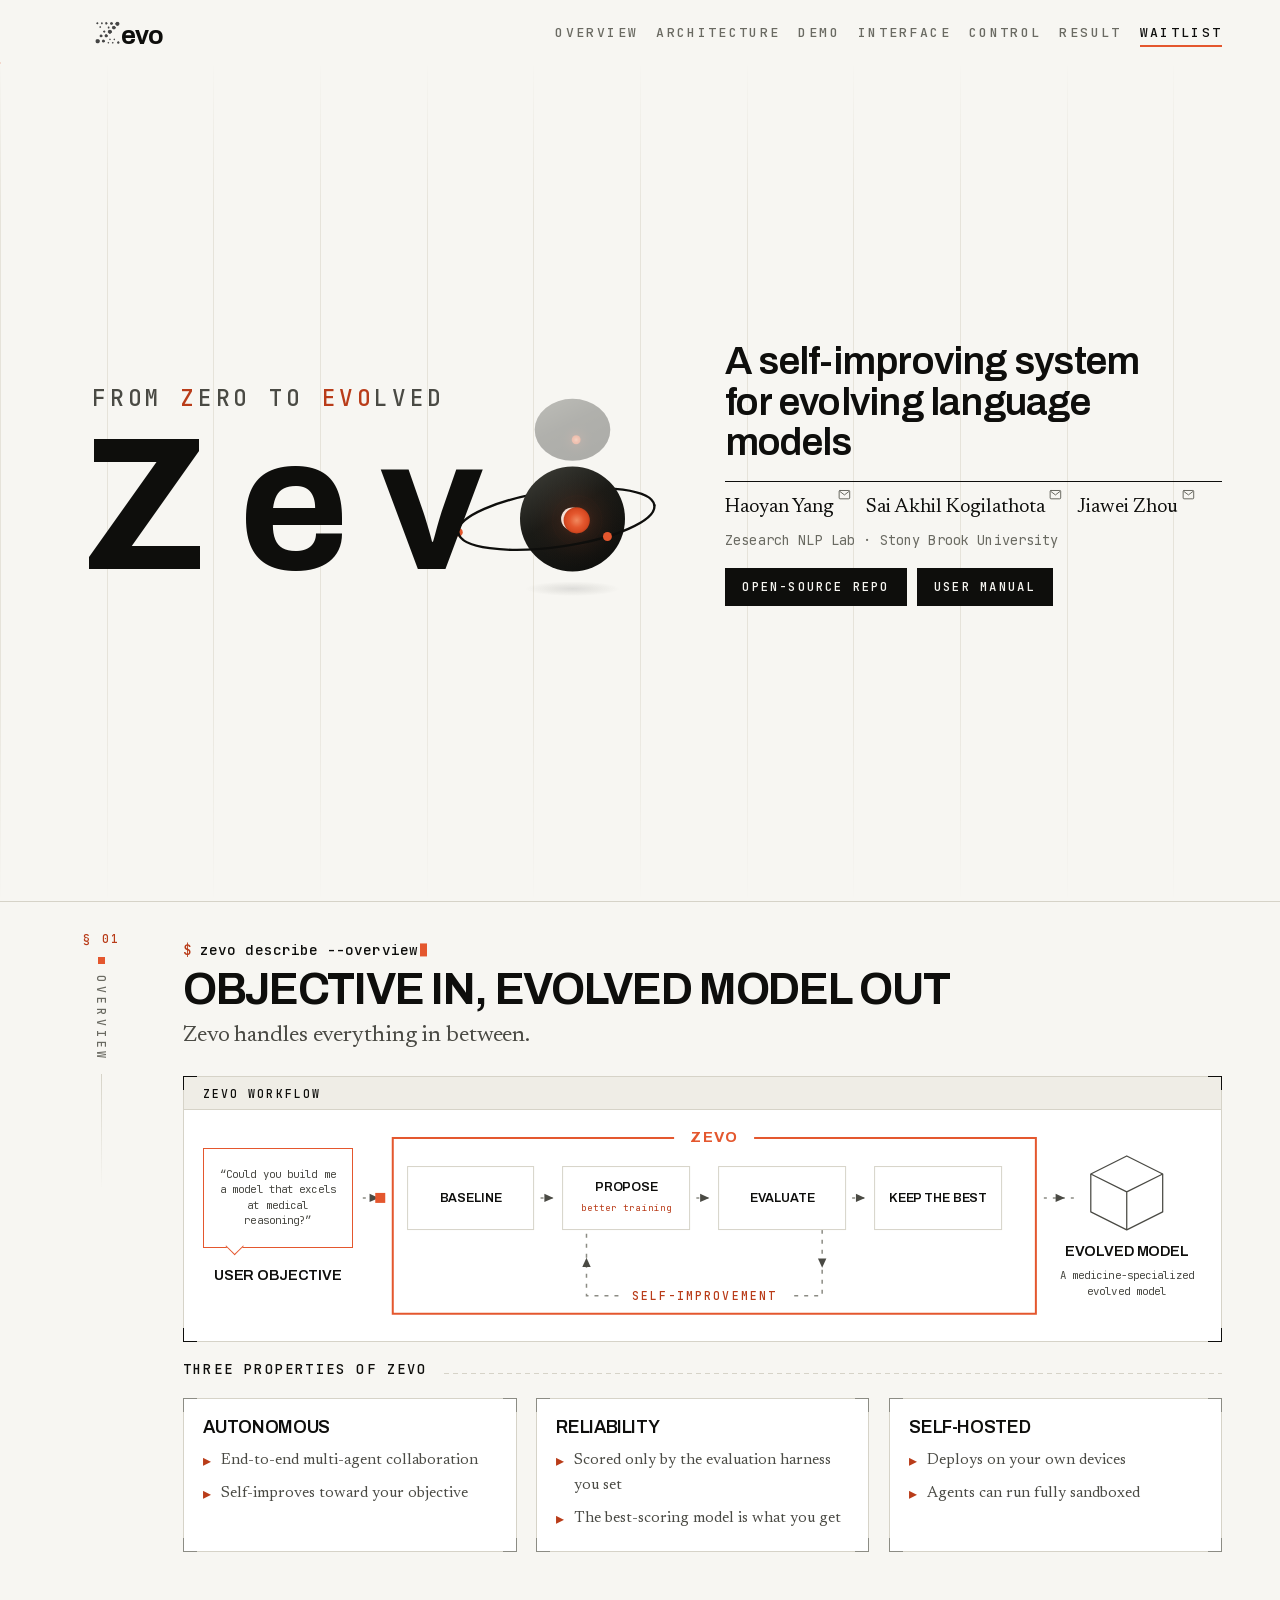
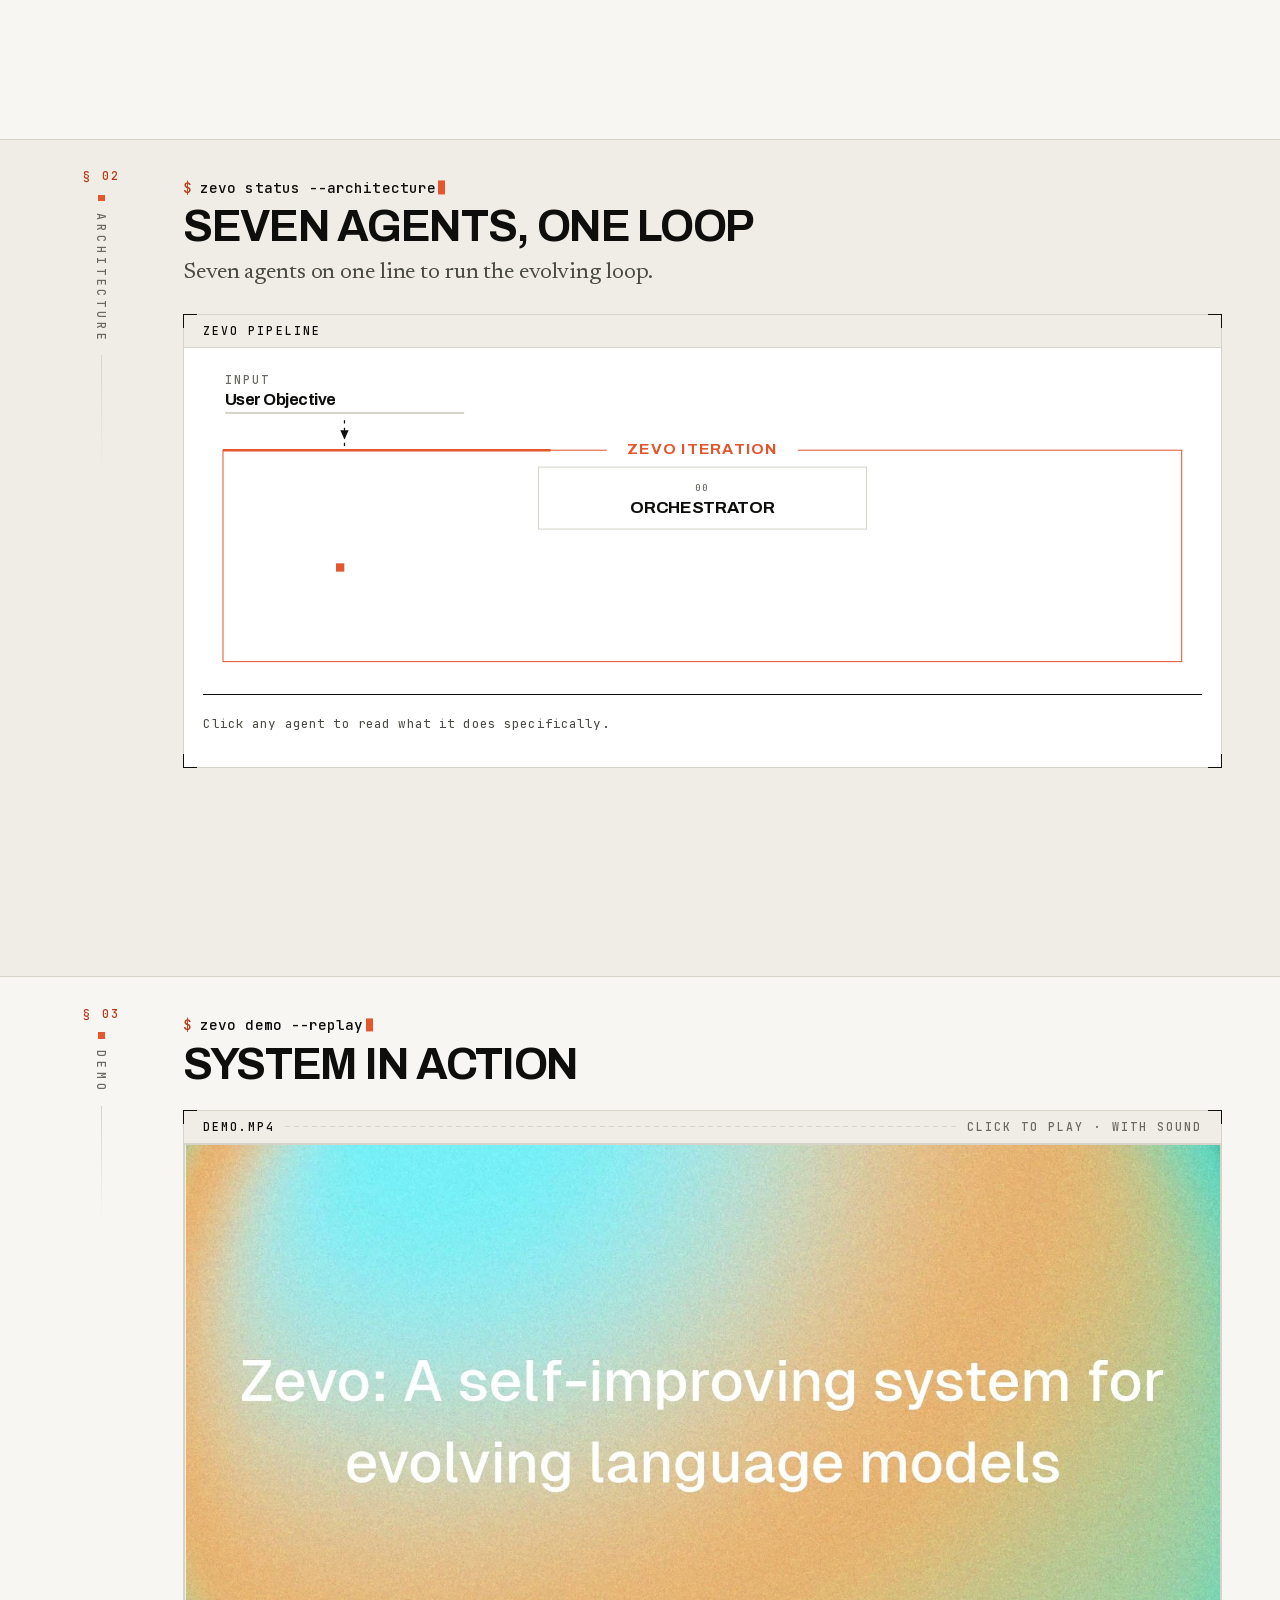
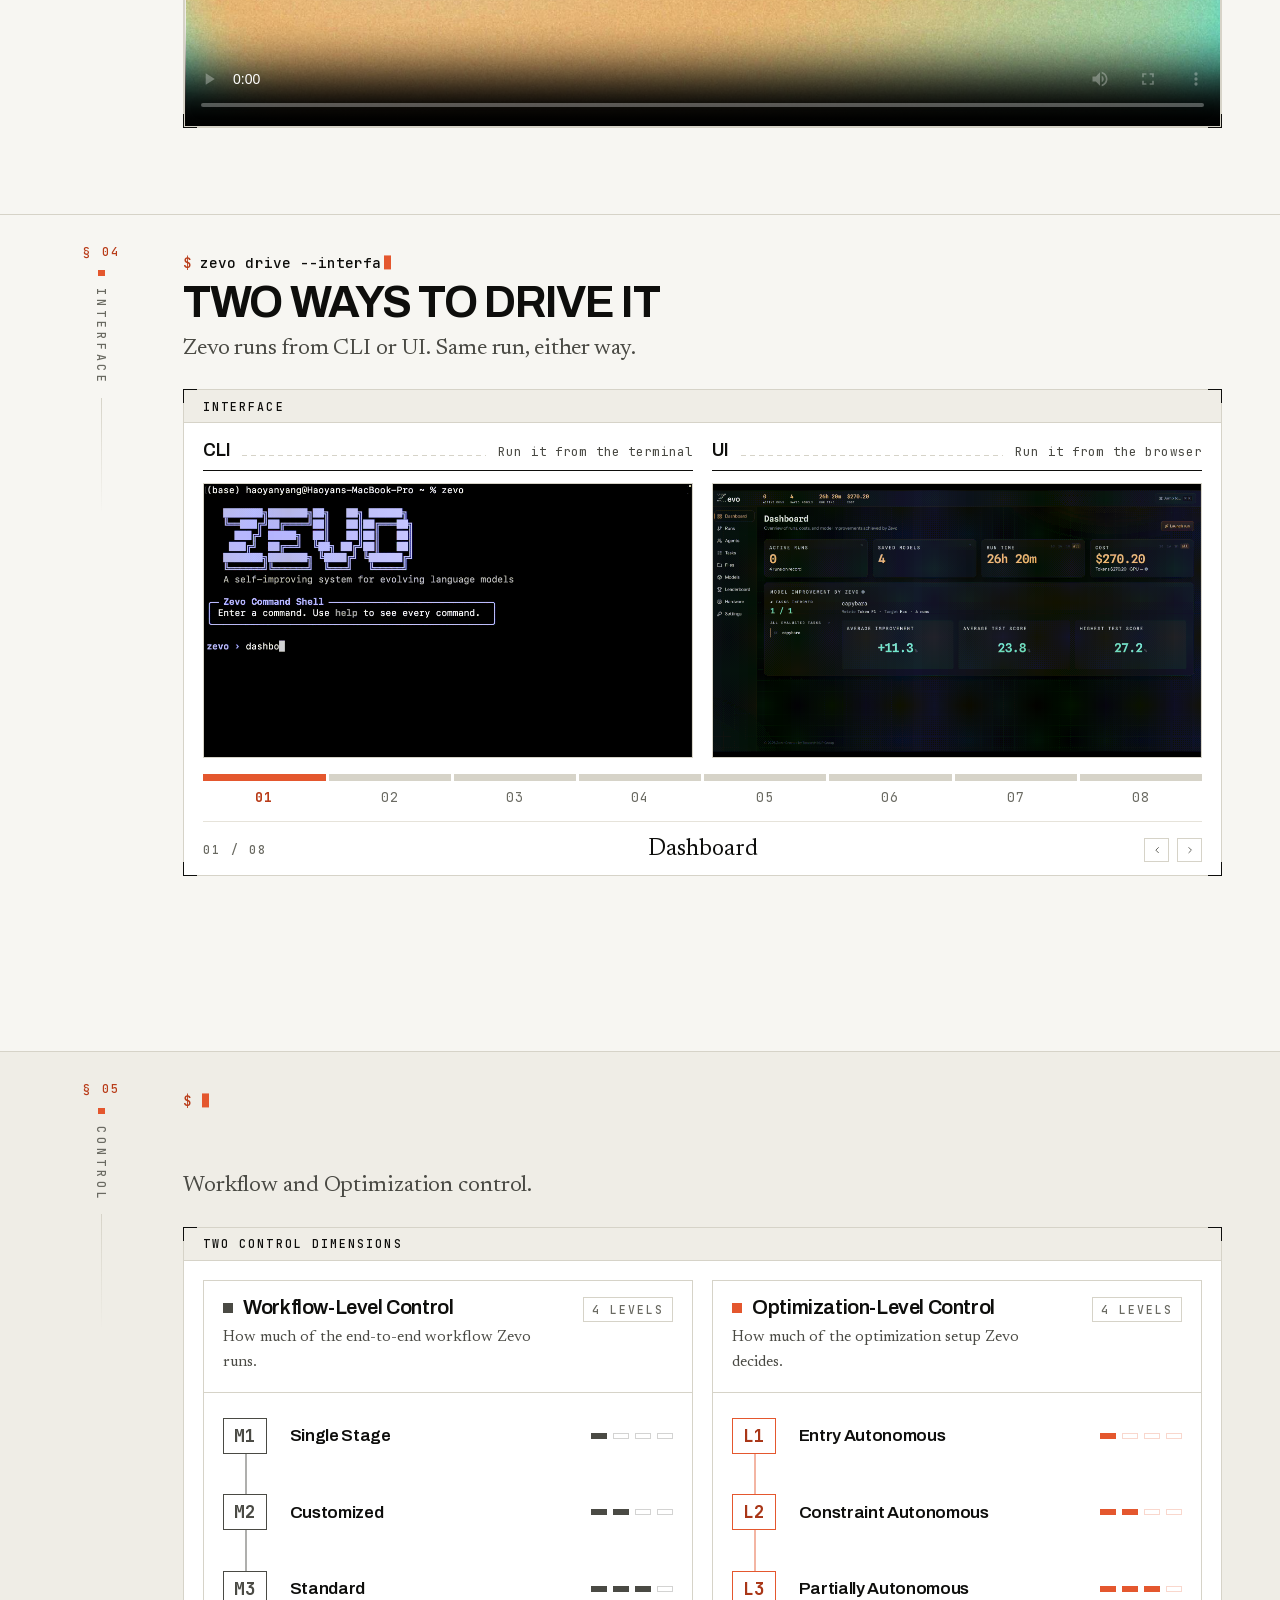
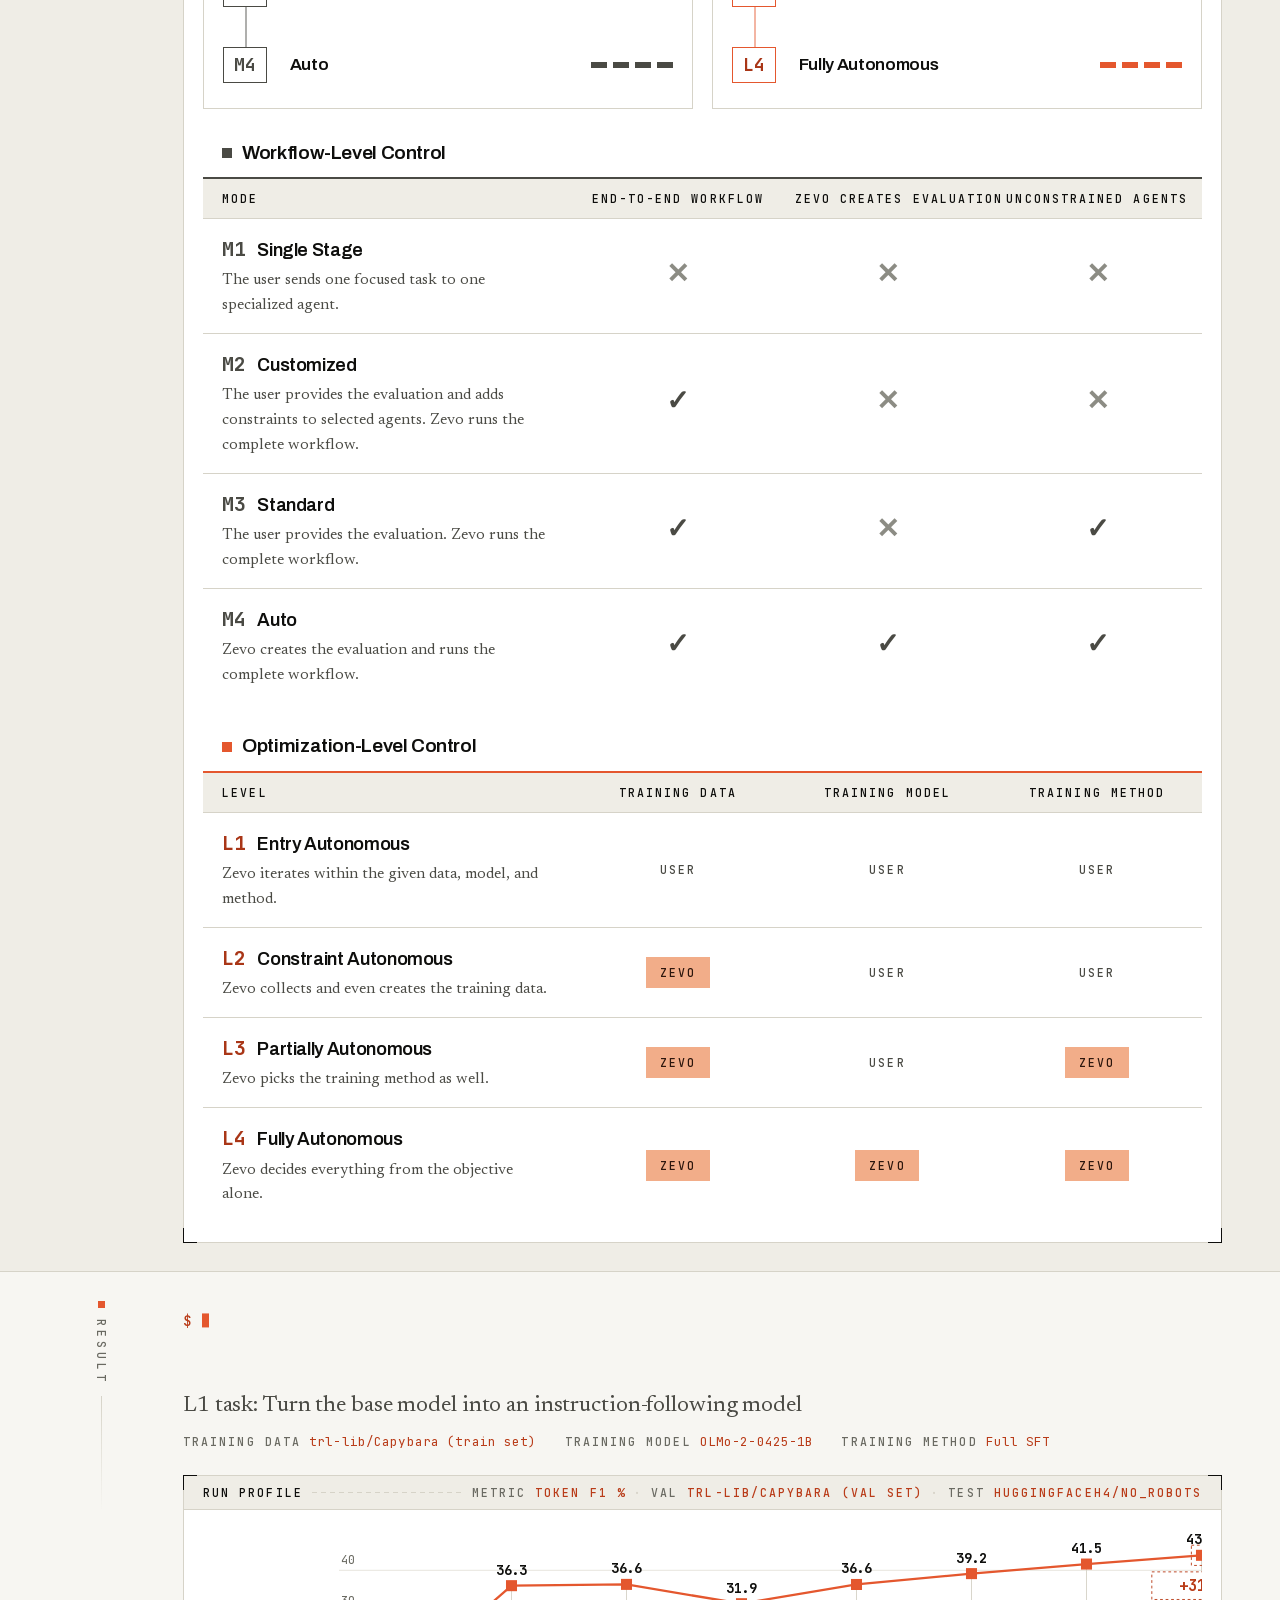
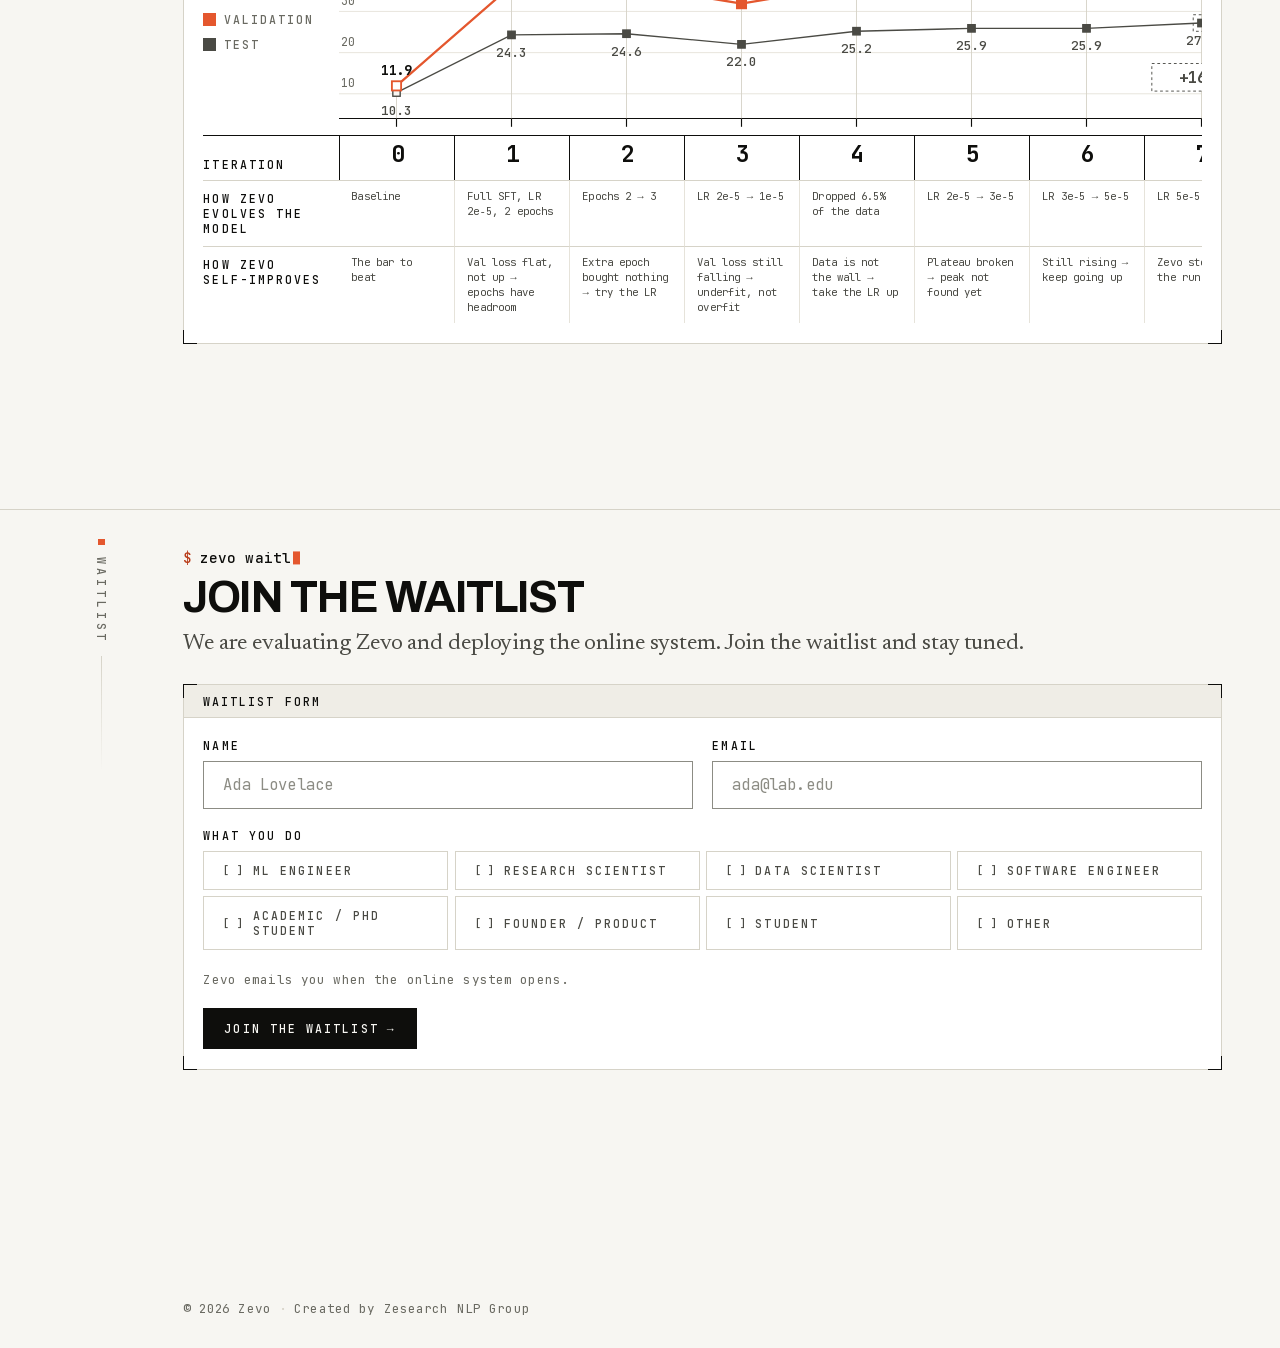
<file: index.html>
<!DOCTYPE html><!--NODKyBwn5Qu2JpAEFzT_c--><html lang="en" class="__variable_b19981 __variable_4f25ca __variable_a74ce6 __variable_f89b3a" style="--accent:#e4572e"><head><meta charSet="utf-8"/><meta name="viewport" content="width=device-width, initial-scale=1"/><link rel="preload" href="/_next/static/media/1a4aa50920b5315c-s.p.woff2" as="font" crossorigin="" type="font/woff2"/><link rel="preload" href="/_next/static/media/4b9bb515ce6d026f-s.p.woff2" as="font" crossorigin="" type="font/woff2"/><link rel="preload" href="/_next/static/media/558ca1a6aa3cb55e-s.p.woff2" as="font" crossorigin="" type="font/woff2"/><link rel="preload" href="/_next/static/media/5611c55482296524-s.p.woff2" as="font" crossorigin="" type="font/woff2"/><link rel="preload" href="/_next/static/media/966913bad25267a8-s.p.woff2" as="font" crossorigin="" type="font/woff2"/><link rel="preload" href="/_next/static/media/cd21efaca8026c00-s.p.woff2" as="font" crossorigin="" type="font/woff2"/><link rel="preload" as="image" href="/zevo-z.png"/><link rel="preload" as="image" href="/demos/cli-dashboard.gif"/><link rel="preload" as="image" href="/demos/ui-dashboard.gif"/><link rel="stylesheet" href="/_next/static/css/e406e9185c1ee481.css" data-precedence="next"/><link rel="stylesheet" href="/_next/static/css/6fff3200ec3a9305.css" data-precedence="next"/><link rel="preload" as="script" fetchPriority="low" href="/_next/static/chunks/webpack-5fd50df6a7cff634.js"/><script src="/_next/static/chunks/c7879cf7-c19b5d874770bbb7.js" async=""></script><script src="/_next/static/chunks/508-01af1d5586d23b75.js" async=""></script><script src="/_next/static/chunks/main-app-8485bf49a39959ee.js" async=""></script><script src="/_next/static/chunks/a15d6827-5249830d63aa8efe.js" async=""></script><script src="/_next/static/chunks/941-52b110ec8b11964a.js" async=""></script><script src="/_next/static/chunks/906-7c70daa939766ae2.js" async=""></script><script src="/_next/static/chunks/app/page-ad60118ad4a73b0b.js" async=""></script><meta name="next-size-adjust" content=""/><title>Zevo — From Zero to Evolved</title><meta name="description" content="Zevo is a self-improving multi-agent system for evolving language models. Hand it a task, a test set and an eval harness; seven agents run the fine-tuning loop and keep only the checkpoints that score higher."/><meta name="author" content="Haoyan Yang"/><meta name="author" content="Sai Akhil Kogilathota"/><meta name="author" content="Jiawei Zhou"/><meta name="keywords" content="Zevo,self-improving agents,multi-agent systems,language model fine-tuning,Zesearch NLP Group,Stony Brook University"/><meta property="og:title" content="Zevo — From Zero to Evolved"/><meta property="og:description" content="A self-improving multi-agent system for evolving language models, from the Zesearch NLP Group at Stony Brook University."/><meta property="og:type" content="article"/><meta name="twitter:card" content="summary"/><meta name="twitter:title" content="Zevo — From Zero to Evolved"/><meta name="twitter:description" content="A self-improving multi-agent system for evolving language models, from the Zesearch NLP Group at Stony Brook University."/><link rel="icon" href="/icon.svg?2bb713b9a23e4a56" type="image/svg+xml" sizes="any"/><script src="/_next/static/chunks/polyfills-42372ed130431b0a.js" noModule=""></script></head><body class="min-h-screen bg-paper text-ink antialiased"><div hidden=""><!--$--><!--/$--></div><div class="relative"><header class="sticky top-0 z-50 transition-[background-color,border-color] duration-300 border-b border-transparent bg-transparent"><div class="shell flex h-[var(--bar-h)] items-center justify-between gap-4"><a aria-label="Zevo — back to the top" class="group ms-[var(--cover-inset)] flex min-w-0 items-end" href="/"><img src="/zevo-z.png" alt="" class="ms-[0.478rem] h-8 w-auto mix-blend-multiply"/><span class="-ml-[0.14em] font-display text-[1.6rem] font-bold leading-none tracking-[-0.05em] text-ink transition-colors group-hover:text-deep">evo</span></a><div class="flex min-w-0 items-center gap-2 sm:gap-4"><nav aria-label="Sections" class="hidden min-w-0 lg:block"><ul class="flex items-center gap-x-[clamp(0.5rem,1.4vw,1.35rem)] overflow-x-auto"><li class="shrink-0"><a aria-current="true" class="u-label inline-flex border-b-2 pb-1 pt-1.5 text-[0.82rem] transition-colors border-signal text-ink" href="/#overview">Overview</a></li><li class="shrink-0"><a class="u-label inline-flex border-b-2 pb-1 pt-1.5 text-[0.82rem] transition-colors border-transparent text-faint hover:text-ink" href="/#architecture">Architecture</a></li><li class="shrink-0"><a class="u-label inline-flex border-b-2 pb-1 pt-1.5 text-[0.82rem] transition-colors border-transparent text-faint hover:text-ink" href="/#demo">Demo</a></li><li class="shrink-0"><a class="u-label inline-flex border-b-2 pb-1 pt-1.5 text-[0.82rem] transition-colors border-transparent text-faint hover:text-ink" href="/#interface">Interface</a></li><li class="shrink-0"><a class="u-label inline-flex border-b-2 pb-1 pt-1.5 text-[0.82rem] transition-colors border-transparent text-faint hover:text-ink" href="/#evaluation">Control</a></li><li class="shrink-0"><a class="u-label inline-flex border-b-2 pb-1 pt-1.5 text-[0.82rem] transition-colors border-transparent text-faint hover:text-ink" href="/#result">Result</a></li><li class="shrink-0"><a class="u-label inline-flex border-b-2 pb-1 pt-1.5 text-[0.82rem] transition-colors border-transparent text-faint hover:text-ink" href="/#waitlist">Waitlist</a></li></ul></nav></div></div><div aria-hidden="true" class="absolute inset-x-0 bottom-[-1px] h-[2px] origin-left bg-signal" style="transform:scaleX(0)"></div></header><section id="cover" aria-label="Zevo — From Zero to Evolved" class="relative h-[calc(100svh-var(--bar-h))] min-h-[26rem] w-full overflow-hidden bg-paper"><div aria-hidden="true" class="absolute inset-0 z-0" style="background-image:repeating-linear-gradient(to right, var(--hair) 0 1px, transparent 1px calc(100% / 12));mask-image:linear-gradient(to bottom, transparent, black 18%, black 72%, transparent);-webkit-mask-image:linear-gradient(to bottom, transparent, black 18%, black 72%, transparent)"></div><div class="absolute inset-0 z-10 transition-opacity duration-500"><canvas aria-hidden="true" class="absolute inset-0 h-full w-full"></canvas><div class="pointer-events-none absolute inset-x-0 bottom-[8%] z-10 flex flex-col items-center"><div class="u-pixel flex items-center gap-[max(0.85rem,1.5vw)] text-[clamp(1rem,1.75vw,1.95rem)] text-ink"><span>Zero</span><div class="flex h-[clamp(12px,2.1vh,24px)] gap-[max(2px,0.22vw)]" aria-hidden="true"><span class="h-full w-[clamp(10px,1.1vw,20px)] bg-rule"></span><span class="h-full w-[clamp(10px,1.1vw,20px)] bg-rule"></span><span class="h-full w-[clamp(10px,1.1vw,20px)] bg-rule"></span><span class="h-full w-[clamp(10px,1.1vw,20px)] bg-rule"></span><span class="h-full w-[clamp(10px,1.1vw,20px)] bg-rule"></span><span class="h-full w-[clamp(10px,1.1vw,20px)] bg-rule"></span><span class="h-full w-[clamp(10px,1.1vw,20px)] bg-rule"></span><span class="h-full w-[clamp(10px,1.1vw,20px)] bg-rule"></span><span class="h-full w-[clamp(10px,1.1vw,20px)] bg-rule"></span><span class="h-full w-[clamp(10px,1.1vw,20px)] bg-rule"></span><span class="h-full w-[clamp(10px,1.1vw,20px)] bg-rule"></span><span class="h-full w-[clamp(10px,1.1vw,20px)] bg-rule"></span><span class="h-full w-[clamp(10px,1.1vw,20px)] bg-rule"></span><span class="h-full w-[clamp(10px,1.1vw,20px)] bg-rule"></span></div><span>Evolved</span></div><p class="u-pixel mt-[2vh] text-center text-[clamp(0.88rem,1.35vw,1.5rem)] text-faint" aria-hidden="true">0%</p></div></div><div style="visibility:hidden;opacity:0" class="pointer-events-none absolute inset-0 z-20"><div class="shell shell-cover flex h-full flex-col pb-[2vh] pt-[1vh]"><div class="flex flex-1 items-center"><div class="flex w-full flex-col items-stretch gap-y-[clamp(1.25rem,3.5vh,2.75rem)] lg:flex-row lg:items-end lg:gap-x-[104px]"><div class="@container min-w-0 lg:basis-0 lg:grow-[51.95]"><p data-brand-item="true" class="ms-[0.366em] u-label-lg text-[clamp(0.95rem,3.4vw,1.4rem)] text-quiet lg:text-[min(4.22cqw,7.6svh)]">From <span class="zevo-mark">Z</span>ero to <span class="zevo-mark">Evo</span>lved</p><div data-wordmark="true" class="mt-[clamp(0.5rem,1.6vh,1.25rem)] font-display lg:mt-[2.28cqw] text-[clamp(3rem,min(18vw,16vh),8rem)] font-bold leading-[0.85] tracking-[-0.055em] lg:text-[min(35.2cqw,64svh)]"><span data-logo-box="true" class="relative inline-block align-baseline"><svg data-logo-back="true" class="pointer-events-none absolute left-0 top-0 z-0 h-full w-full overflow-visible"><defs><linearGradient id="zBody" x1="0.22" y1="0" x2="0.82" y2="1"><stop offset="0%" stop-color="#3a3a34"></stop><stop offset="42%" stop-color="#1a1a16"></stop><stop offset="100%" stop-color="#0e0e0c"></stop></linearGradient><radialGradient id="zOrb"><stop offset="0%" stop-color="#f0895f"></stop><stop offset="55.00000000000001%" stop-color="#e4572e"></stop><stop offset="86%" stop-color="#d84a22"></stop><stop offset="100%" stop-color="#c2401c"></stop></radialGradient><radialGradient id="zBloom"><stop offset="0%" stop-color="#e4572e" stop-opacity="0.34"></stop><stop offset="18%" stop-color="#e4572e" stop-opacity="0.2"></stop><stop offset="36%" stop-color="#e4572e" stop-opacity="0.1"></stop><stop offset="56%" stop-color="#e4572e" stop-opacity="0.05"></stop><stop offset="78%" stop-color="#e4572e" stop-opacity="0.015"></stop><stop offset="100%" stop-color="#e4572e" stop-opacity="0"></stop></radialGradient><radialGradient id="zShadow"><stop offset="0%" stop-color="#0e0e0c" stop-opacity="0.22"></stop><stop offset="100%" stop-color="#0e0e0c" stop-opacity="0"></stop></radialGradient><mask id="zHole" maskUnits="userSpaceOnUse" x="-200" y="-200" width="400" height="400"><rect x="-200" y="-200" width="400" height="400" fill="#fff"></rect><circle data-hole="true" cx="0" cy="0" r="0" fill="#000"></circle></mask></defs><path data-ring-back="true" d="" fill="none" stroke="#0e0e0c" stroke-linecap="round"></path></svg><span class="relative z-10"><span data-wordmark-text="true" class="text-ink">Zev</span><span data-o="true" class="text-transparent" style="opacity:0">o</span></span><svg data-logo-front="true" class="pointer-events-none absolute left-0 top-0 z-20 h-full w-full overflow-visible"><g data-robot="true"><ellipse data-shadow="true" cx="0" cy="133" rx="90" ry="14" fill="url(#zShadow)"></ellipse><g data-head="true"><ellipse cx="0" cy="-152" rx="72" ry="59" fill="url(#zBody)"></ellipse><circle cx="7" cy="-133" r="32.583333333333336" fill="url(#zBloom)"></circle><circle cx="7" cy="-133" r="8.5" fill="url(#zOrb)"></circle></g><circle cx="0" cy="0" r="100" fill="url(#zBody)" mask="url(#zHole)"></circle><circle data-navel-bloom="true" cx="9" cy="3" r="92" fill="url(#zBloom)"></circle><g data-navel-ring="true"><circle cx="9" cy="3" r="47" fill="none" stroke="#e4572e" stroke-opacity="0.034" stroke-width="6.75"></circle><circle cx="9" cy="3" r="47" fill="none" stroke="#e4572e" stroke-opacity="0.068" stroke-width="3.3000000000000003"></circle><circle cx="9" cy="3" r="47" fill="none" stroke="#e4572e" stroke-opacity="0.28900000000000003" stroke-width="1.5"></circle></g><circle data-navel-core="true" cx="9" cy="3" r="24" fill="url(#zOrb)"></circle></g><path data-ring-front="true" d="" fill="none" stroke="#0e0e0c" stroke-linecap="round"></path></svg></span></div></div><div class="@container min-w-0 lg:basis-0 lg:grow-[48.05] lg:pb-[1vh]"><p data-brand-item="true" class="u-display-sm w-fit border-b border-ink pb-[clamp(1rem,2.4vh,1.75rem)] text-[clamp(1.5rem,5.2vw,2.2rem)] lg:pb-[3.7cqw] lg:text-[7.77cqw]"><span class="block">A self-improving system</span><span class="block">for evolving language models</span></p><div data-brand-item="true" class="pt-3 lg:pt-[1.97cqw]"><ul class="flex flex-wrap items-baseline gap-x-4 gap-y-1 lg:gap-x-[2.62cqw]"><li class="flex items-start gap-1 font-text text-[clamp(1.05rem,1.6vw,1.5rem)] text-ink lg:gap-[0.45cqw] lg:text-[3.94cqw]"><span>Haoyan Yang</span><a href="mailto:haoyan.yang@stonybrook.edu" aria-label="Email Haoyan Yang" title="haoyan.yang@stonybrook.edu" class="relative -top-[0.2em] inline-flex text-faint transition-colors hover:text-deep"><svg aria-hidden="true" viewBox="0 0 24 24" class="h-[0.68em] w-[0.86em]" fill="none" stroke="currentColor" stroke-width="1.8" stroke-linecap="round" stroke-linejoin="round"><rect x="2.5" y="4.5" width="19" height="15" rx="1.5"></rect><path d="m3.5 6 8.5 6.5L20.5 6"></path></svg></a></li><li class="flex items-start gap-1 font-text text-[clamp(1.05rem,1.6vw,1.5rem)] text-ink lg:gap-[0.45cqw] lg:text-[3.94cqw]"><span>Sai Akhil Kogilathota</span><a href="mailto:saiakhilkogilathota@gmail.com" aria-label="Email Sai Akhil Kogilathota" title="saiakhilkogilathota@gmail.com" class="relative -top-[0.2em] inline-flex text-faint transition-colors hover:text-deep"><svg aria-hidden="true" viewBox="0 0 24 24" class="h-[0.68em] w-[0.86em]" fill="none" stroke="currentColor" stroke-width="1.8" stroke-linecap="round" stroke-linejoin="round"><rect x="2.5" y="4.5" width="19" height="15" rx="1.5"></rect><path d="m3.5 6 8.5 6.5L20.5 6"></path></svg></a></li><li class="flex items-start gap-1 font-text text-[clamp(1.05rem,1.6vw,1.5rem)] text-ink lg:gap-[0.45cqw] lg:text-[3.94cqw]"><span>Jiawei Zhou</span><a href="mailto:jiawei.zhou.1@stonybrook.edu" aria-label="Email Jiawei Zhou" title="jiawei.zhou.1@stonybrook.edu" class="relative -top-[0.2em] inline-flex text-faint transition-colors hover:text-deep"><svg aria-hidden="true" viewBox="0 0 24 24" class="h-[0.68em] w-[0.86em]" fill="none" stroke="currentColor" stroke-width="1.8" stroke-linecap="round" stroke-linejoin="round"><rect x="2.5" y="4.5" width="19" height="15" rx="1.5"></rect><path d="m3.5 6 8.5 6.5L20.5 6"></path></svg></a></li></ul><p class="u-caption mt-2 text-[clamp(0.8rem,1.16vw,1.05rem)] text-faint lg:mt-[1.31cqw] lg:text-[2.75cqw]">Zesearch NLP Lab · Stony Brook University</p></div><div data-brand-item="true" class="mt-[clamp(0.9rem,2.2vh,1.5rem)] flex flex-wrap items-center gap-3 lg:mt-[3.4cqw] lg:gap-[1.97cqw]"><a href="https://github.com/Zesearch/Zevo" target="_blank" rel="noreferrer noopener" class="u-label inline-flex items-center border border-ink bg-ink px-5 py-3 text-[0.94rem] text-paper transition-colors hover:border-deep hover:bg-deep lg:px-[3.28cqw] lg:py-[1.97cqw] lg:text-[2.47cqw]">Open-source Repo</a><a href="https://zevoai.dev/docs" target="_blank" rel="noreferrer noopener" class="u-label inline-flex items-center border border-ink bg-ink px-5 py-3 text-[0.94rem] text-paper transition-colors hover:border-deep hover:bg-deep lg:px-[3.28cqw] lg:py-[1.97cqw] lg:text-[2.47cqw]">User Manual</a></div></div></div></div></div></div></section><main><section id="overview" class="band bg-paper band-screen"><div class="shell"><div class="pane-grid"><div class="hidden xl:block"><div class="sticky top-[calc(var(--bar-h)+1rem)] flex flex-col items-center gap-[clamp(0.6rem,0.9vw,1.4rem)]"><span class="u-label text-[var(--t-rail)] text-deep">§ <!-- -->01</span><span aria-hidden="true" class="h-[clamp(0.375rem,0.5vw,0.7rem)] w-[clamp(0.375rem,0.5vw,0.7rem)] bg-signal"></span><span aria-hidden="true" class="u-label text-[var(--t-rail)] text-faint" style="writing-mode:vertical-rl;letter-spacing:0.34em">Overview</span><span aria-hidden="true" class="h-[clamp(6rem,9vw,14rem)] w-[var(--rule-w)]" style="background:linear-gradient(180deg, var(--rule), transparent)"></span></div></div><div class="min-w-0 "><header class="pane-head"><p class="u-label text-[var(--t-rail)] text-faint xl:hidden">§ 01 — <!-- -->Overview</p><div class="mt-[var(--head-lead)] flex flex-col gap-[var(--head-lead)]"><p class="u-cmd flex min-w-0 items-baseline"><span aria-hidden="true" class="mr-2 shrink-0 text-deep">$</span><span class="inline-grid min-w-0"><span aria-hidden="true" class="invisible col-start-1 row-start-1 break-words">zevo describe --overview<span class="caret"></span></span><span class="col-start-1 row-start-1 break-words"><span class="sr-only">zevo describe --overview</span><span aria-hidden="true">zevo describe --overview</span><span aria-hidden="true" class="caret blink"></span></span></span></p><h2 class="u-pane-title min-w-0" data-reveal="true">Objective in, evolved model out</h2></div><p class="u-standfirst mt-[var(--head-lead)]">Zevo handles everything in between.</p></header><div class="panel " data-reveal="true"><span aria-hidden="true"><span class="pointer-events-none absolute h-[var(--bracket)] w-[var(--bracket)]" style="left:calc(var(--rule-w) * -1);top:calc(var(--rule-w) * -1);border-color:var(--ink);border-left-width:var(--rule-w);border-top-width:var(--rule-w)"></span><span class="pointer-events-none absolute h-[var(--bracket)] w-[var(--bracket)]" style="right:calc(var(--rule-w) * -1);top:calc(var(--rule-w) * -1);border-color:var(--ink);border-right-width:var(--rule-w);border-top-width:var(--rule-w)"></span><span class="pointer-events-none absolute h-[var(--bracket)] w-[var(--bracket)]" style="left:calc(var(--rule-w) * -1);bottom:calc(var(--rule-w) * -1);border-color:var(--ink);border-left-width:var(--rule-w);border-bottom-width:var(--rule-w)"></span><span class="pointer-events-none absolute h-[var(--bracket)] w-[var(--bracket)]" style="right:calc(var(--rule-w) * -1);bottom:calc(var(--rule-w) * -1);border-color:var(--ink);border-right-width:var(--rule-w);border-bottom-width:var(--rule-w)"></span></span><header class="panel-bar panel-head"><span class="u-label text-ink">Zevo workflow</span></header><div class="panel-body"><div class="overflow-x-auto"><p class="u-label mb-3 text-faint md:hidden">Scroll the figure sideways →</p><div class="flow-plate @container relative mx-auto w-full min-w-[40rem]" style="aspect-ratio:1000 / 192"><svg viewBox="0 0 1000 192" class="absolute inset-0 h-full w-full overflow-visible" aria-hidden="true"><rect x="190" y="8" width="644" height="176" fill="none" stroke="#e4572e" stroke-width="2"></rect><line x1="160" y1="68" x2="182" y2="68" stroke="#8c8c84" stroke-width="1.5" stroke-dasharray="3 6" class="agent-flow" style="animation-duration:2.4s"></line><path d="M -4.2 -4.2 L 5 0 L -4.2 4.2 Z" fill="#4a4a44" transform="translate(171 68)"></path><g><line x1="338" y1="68" x2="354" y2="68" stroke="#8c8c84" stroke-width="1.5" stroke-dasharray="3 6" class="agent-flow" style="animation-duration:2.4s"></line><path d="M -4.2 -4.2 L 5 0 L -4.2 4.2 Z" fill="#4a4a44" transform="translate(346 68)"></path></g><g><line x1="494" y1="68" x2="510" y2="68" stroke="#8c8c84" stroke-width="1.5" stroke-dasharray="3 6" class="agent-flow" style="animation-duration:2.4s"></line><path d="M -4.2 -4.2 L 5 0 L -4.2 4.2 Z" fill="#4a4a44" transform="translate(502 68)"></path></g><g><line x1="650" y1="68" x2="666" y2="68" stroke="#8c8c84" stroke-width="1.5" stroke-dasharray="3 6" class="agent-flow" style="animation-duration:2.4s"></line><path d="M -4.2 -4.2 L 5 0 L -4.2 4.2 Z" fill="#4a4a44" transform="translate(658 68)"></path></g><g style="stroke:#8c8c84"><path d="M 620 100 V 166 H 384 V 100" fill="none" stroke-width="1.5" stroke-dasharray="4 6" class="agent-flow" style="animation-duration:2.6s"></path><path d="M -4.2 -4.2 L 5 0 L -4.2 4.2 Z" fill="#4a4a44" stroke="none" transform="translate(620 133) rotate(90)"></path><path d="M -4.2 -4.2 L 5 0 L -4.2 4.2 Z" fill="#4a4a44" stroke="none" transform="translate(384 133) rotate(-90)"></path></g><line x1="842" y1="68" x2="874" y2="68" stroke="#8c8c84" stroke-width="1.5" stroke-dasharray="3 6" class="agent-flow" style="animation-duration:2.4s"></line><path d="M -4.2 -4.2 L 5 0 L -4.2 4.2 Z" fill="#4a4a44" transform="translate(858 68)"></path><path d="M 452 152 C 457.67 150.33 474.67 145.5 486 142 C 497.33 138.5 508.33 135.5 520 131 C 531.67 126.5 550 117.67 556 115" pathLength="1" fill="none" stroke="#e4572e" stroke-width="1.4" stroke-dasharray="0 1" opacity="0"></path><rect x="-3" y="-3" width="6" height="6" fill="#8c8c84" opacity="0" transform="translate(452 152)"></rect><rect x="-3" y="-3" width="6" height="6" fill="#e4572e" opacity="0" transform="translate(486 142)"></rect><rect x="-3" y="-3" width="6" height="6" fill="#e4572e" opacity="0" transform="translate(520 131)"></rect><path d="M -4.2 -4.2 L 5 0 L -4.2 4.2 Z" fill="#e4572e" opacity="0" transform="translate(556 115) rotate(-23.96)"></path><g class="flow-bob" fill="none" stroke-width="1.25" style="stroke:#4a4a44"><path d="M 925 26 L 961 44 L 961 82 L 925 100 L 889 82 L 889 44 Z" stroke-linejoin="round"></path><path d="M 889 44 L 925 62 L 961 44 M 925 62 V 100" stroke-linejoin="round"></path></g><rect x="155" y="63" width="10" height="10" fill="#e4572e"></rect></svg><div class="absolute flex flex-col items-center" style="left:0%;width:15%;top:9.38%;border-color:#d6d3c8;color:#4a4a44"><div class="relative flex w-full items-center justify-center border bg-plate px-[0.9em] py-[1em] text-center" style="border-color:inherit"><span class="u-data leading-[1.45] tracking-[0.01em] text-[max(0.52rem,1.08cqw)]">“Could you build me a model that excels at medical reasoning?”</span><span aria-hidden="true" class="absolute bottom-0 border-b border-r bg-plate" style="left:16%;width:9%;aspect-ratio:1;transform:translateY(50%) rotate(45deg);border-color:inherit"></span></div><span class="mt-[1.4em] font-display font-semibold uppercase leading-none tracking-[-0.01em] text-[max(0.62rem,1.45cqw)]" style="color:#0e0e0c">User Objective</span></div><div class="absolute flex flex-col items-center gap-[0.55em] text-center" style="left:85%;width:15%;top:59.38%;color:#4a4a44"><span class="font-display font-semibold uppercase leading-none tracking-[-0.01em] text-[max(0.62rem,1.45cqw)]" style="color:#0e0e0c">Evolved Model</span><span class="u-data leading-[1.45] tracking-[0.01em] text-[max(0.52rem,1.08cqw)]">A medicine-specialized evolved model</span></div><div class="absolute z-10 -translate-x-1/2 -translate-y-1/2" style="left:51.2%;top:4.17%"><span class="whitespace-nowrap bg-plate px-4 font-display text-[max(0.72rem,1.5cqw)] font-bold uppercase tracking-[0.08em] text-signal">Zevo</span></div><div class="absolute z-10 -translate-x-1/2 -translate-y-1/2" style="left:50.2%;top:86.46%"><span class="u-label whitespace-nowrap bg-plate px-3 text-deep">self-improvement</span></div><div class="absolute flex -translate-x-1/2 -translate-y-1/2 items-center justify-center border bg-plate text-center" style="left:26.8%;top:35.42%;width:12.8%;height:33.33%;border-color:#d6d3c8;color:#0e0e0c"><span class="flex flex-col items-center gap-[0.45em] px-[0.5em]"><span class="font-display font-semibold uppercase leading-none tracking-[-0.01em] text-[max(0.56rem,1.25cqw)] whitespace-nowrap">Baseline</span></span></div><div class="absolute flex -translate-x-1/2 -translate-y-1/2 items-center justify-center border bg-plate text-center" style="left:42.4%;top:35.42%;width:12.8%;height:33.33%;border-color:#d6d3c8;color:#0e0e0c"><span class="flex flex-col items-center gap-[0.45em] px-[0.5em]"><span class="font-display font-semibold uppercase leading-none tracking-[-0.01em] text-[max(0.56rem,1.25cqw)] whitespace-nowrap">Propose</span><span class="u-data whitespace-nowrap leading-[1.35] tracking-[0.01em] text-deep text-[max(0.48rem,0.92cqw)]">better training</span></span></div><div class="absolute flex -translate-x-1/2 -translate-y-1/2 items-center justify-center border bg-plate text-center" style="left:58%;top:35.42%;width:12.8%;height:33.33%;border-color:#d6d3c8;color:#0e0e0c"><span class="flex flex-col items-center gap-[0.45em] px-[0.5em]"><span class="font-display font-semibold uppercase leading-none tracking-[-0.01em] text-[max(0.56rem,1.25cqw)] whitespace-nowrap">Evaluate</span></span></div><div class="absolute flex -translate-x-1/2 -translate-y-1/2 items-center justify-center border bg-plate text-center" style="left:73.6%;top:35.42%;width:12.8%;height:33.33%;border-color:#d6d3c8;color:#0e0e0c"><span class="flex flex-col items-center gap-[0.45em] px-[0.5em]"><span class="font-display font-semibold uppercase leading-none tracking-[-0.01em] text-[max(0.56rem,1.25cqw)] whitespace-nowrap">Keep the best</span></span></div></div></div></div></div><div class="stack-gap flex items-baseline gap-4 pb-[var(--gap-stack)]"><p class="u-label-lg text-ink">Three properties of Zevo</p><span aria-hidden="true" class="rule-dashed hidden min-w-6 flex-1 sm:block"></span></div><ul class="grid gap-[var(--gap-stack)] md:grid-cols-3"><li class="min-w-0"><div class="panel h-full" data-reveal="true"><span aria-hidden="true"><span class="pointer-events-none absolute h-[var(--bracket)] w-[var(--bracket)]" style="left:calc(var(--rule-w) * -1);top:calc(var(--rule-w) * -1);border-color:var(--mute);border-left-width:var(--rule-w);border-top-width:var(--rule-w)"></span><span class="pointer-events-none absolute h-[var(--bracket)] w-[var(--bracket)]" style="right:calc(var(--rule-w) * -1);top:calc(var(--rule-w) * -1);border-color:var(--mute);border-right-width:var(--rule-w);border-top-width:var(--rule-w)"></span><span class="pointer-events-none absolute h-[var(--bracket)] w-[var(--bracket)]" style="left:calc(var(--rule-w) * -1);bottom:calc(var(--rule-w) * -1);border-color:var(--mute);border-left-width:var(--rule-w);border-bottom-width:var(--rule-w)"></span><span class="pointer-events-none absolute h-[var(--bracket)] w-[var(--bracket)]" style="right:calc(var(--rule-w) * -1);bottom:calc(var(--rule-w) * -1);border-color:var(--mute);border-right-width:var(--rule-w);border-bottom-width:var(--rule-w)"></span></span><div class="panel-body"><h3 class="u-display-sm text-[var(--t-h3)] uppercase">Autonomous</h3><ul class="mt-3 space-y-2"><li class="u-body-sm flex gap-2.5"><span aria-hidden="true" class="u-data shrink-0 text-deep">▸</span><span>End-to-end multi-agent collaboration</span></li><li class="u-body-sm flex gap-2.5"><span aria-hidden="true" class="u-data shrink-0 text-deep">▸</span><span>Self-improves toward your objective</span></li></ul></div></div></li><li class="min-w-0"><div class="panel h-full" data-reveal="true"><span aria-hidden="true"><span class="pointer-events-none absolute h-[var(--bracket)] w-[var(--bracket)]" style="left:calc(var(--rule-w) * -1);top:calc(var(--rule-w) * -1);border-color:var(--mute);border-left-width:var(--rule-w);border-top-width:var(--rule-w)"></span><span class="pointer-events-none absolute h-[var(--bracket)] w-[var(--bracket)]" style="right:calc(var(--rule-w) * -1);top:calc(var(--rule-w) * -1);border-color:var(--mute);border-right-width:var(--rule-w);border-top-width:var(--rule-w)"></span><span class="pointer-events-none absolute h-[var(--bracket)] w-[var(--bracket)]" style="left:calc(var(--rule-w) * -1);bottom:calc(var(--rule-w) * -1);border-color:var(--mute);border-left-width:var(--rule-w);border-bottom-width:var(--rule-w)"></span><span class="pointer-events-none absolute h-[var(--bracket)] w-[var(--bracket)]" style="right:calc(var(--rule-w) * -1);bottom:calc(var(--rule-w) * -1);border-color:var(--mute);border-right-width:var(--rule-w);border-bottom-width:var(--rule-w)"></span></span><div class="panel-body"><h3 class="u-display-sm text-[var(--t-h3)] uppercase">Reliability</h3><ul class="mt-3 space-y-2"><li class="u-body-sm flex gap-2.5"><span aria-hidden="true" class="u-data shrink-0 text-deep">▸</span><span>Scored only by the evaluation harness you set</span></li><li class="u-body-sm flex gap-2.5"><span aria-hidden="true" class="u-data shrink-0 text-deep">▸</span><span>The best-scoring model is what you get</span></li></ul></div></div></li><li class="min-w-0"><div class="panel h-full" data-reveal="true"><span aria-hidden="true"><span class="pointer-events-none absolute h-[var(--bracket)] w-[var(--bracket)]" style="left:calc(var(--rule-w) * -1);top:calc(var(--rule-w) * -1);border-color:var(--mute);border-left-width:var(--rule-w);border-top-width:var(--rule-w)"></span><span class="pointer-events-none absolute h-[var(--bracket)] w-[var(--bracket)]" style="right:calc(var(--rule-w) * -1);top:calc(var(--rule-w) * -1);border-color:var(--mute);border-right-width:var(--rule-w);border-top-width:var(--rule-w)"></span><span class="pointer-events-none absolute h-[var(--bracket)] w-[var(--bracket)]" style="left:calc(var(--rule-w) * -1);bottom:calc(var(--rule-w) * -1);border-color:var(--mute);border-left-width:var(--rule-w);border-bottom-width:var(--rule-w)"></span><span class="pointer-events-none absolute h-[var(--bracket)] w-[var(--bracket)]" style="right:calc(var(--rule-w) * -1);bottom:calc(var(--rule-w) * -1);border-color:var(--mute);border-right-width:var(--rule-w);border-bottom-width:var(--rule-w)"></span></span><div class="panel-body"><h3 class="u-display-sm text-[var(--t-h3)] uppercase">Self-hosted</h3><ul class="mt-3 space-y-2"><li class="u-body-sm flex gap-2.5"><span aria-hidden="true" class="u-data shrink-0 text-deep">▸</span><span>Deploys on your own devices</span></li><li class="u-body-sm flex gap-2.5"><span aria-hidden="true" class="u-data shrink-0 text-deep">▸</span><span>Agents can run fully sandboxed</span></li></ul></div></div></li></ul></div></div></div></section><section id="architecture" class="band bg-shade band-screen"><div class="shell"><div class="pane-grid"><div class="hidden xl:block"><div class="sticky top-[calc(var(--bar-h)+1rem)] flex flex-col items-center gap-[clamp(0.6rem,0.9vw,1.4rem)]"><span class="u-label text-[var(--t-rail)] text-deep">§ <!-- -->02</span><span aria-hidden="true" class="h-[clamp(0.375rem,0.5vw,0.7rem)] w-[clamp(0.375rem,0.5vw,0.7rem)] bg-signal"></span><span aria-hidden="true" class="u-label text-[var(--t-rail)] text-faint" style="writing-mode:vertical-rl;letter-spacing:0.34em">Architecture</span><span aria-hidden="true" class="h-[clamp(6rem,9vw,14rem)] w-[var(--rule-w)]" style="background:linear-gradient(180deg, var(--rule), transparent)"></span></div></div><div class="min-w-0 "><header class="pane-head"><p class="u-label text-[var(--t-rail)] text-faint xl:hidden">§ 02 — <!-- -->Architecture</p><div class="mt-[var(--head-lead)] flex flex-col gap-[var(--head-lead)]"><p class="u-cmd flex min-w-0 items-baseline"><span aria-hidden="true" class="mr-2 shrink-0 text-deep">$</span><span class="inline-grid min-w-0"><span aria-hidden="true" class="invisible col-start-1 row-start-1 break-words">zevo status --architecture<span class="caret"></span></span><span class="col-start-1 row-start-1 break-words"><span class="sr-only">zevo status --architecture</span><span aria-hidden="true">zevo status --architecture</span><span aria-hidden="true" class="caret blink"></span></span></span></p><h2 class="u-pane-title min-w-0" data-reveal="true">Seven agents, one loop</h2></div><p class="u-standfirst mt-[var(--head-lead)]">Seven agents on one line to run the evolving loop.</p></header><div class="panel " data-reveal="true"><span aria-hidden="true"><span class="pointer-events-none absolute h-[var(--bracket)] w-[var(--bracket)]" style="left:calc(var(--rule-w) * -1);top:calc(var(--rule-w) * -1);border-color:var(--ink);border-left-width:var(--rule-w);border-top-width:var(--rule-w)"></span><span class="pointer-events-none absolute h-[var(--bracket)] w-[var(--bracket)]" style="right:calc(var(--rule-w) * -1);top:calc(var(--rule-w) * -1);border-color:var(--ink);border-right-width:var(--rule-w);border-top-width:var(--rule-w)"></span><span class="pointer-events-none absolute h-[var(--bracket)] w-[var(--bracket)]" style="left:calc(var(--rule-w) * -1);bottom:calc(var(--rule-w) * -1);border-color:var(--ink);border-left-width:var(--rule-w);border-bottom-width:var(--rule-w)"></span><span class="pointer-events-none absolute h-[var(--bracket)] w-[var(--bracket)]" style="right:calc(var(--rule-w) * -1);bottom:calc(var(--rule-w) * -1);border-color:var(--ink);border-right-width:var(--rule-w);border-bottom-width:var(--rule-w)"></span></span><header class="panel-bar panel-head"><span class="u-label text-ink">zevo pipeline</span></header><div class="panel-body"><div class="flex h-full flex-col"><div class="overflow-x-auto pb-1"><p class="u-label mb-3 text-faint md:hidden">Scroll the figure sideways →</p><div class="@container relative mx-auto w-full min-w-[47.5rem]" style="aspect-ratio:1200 / 364"><svg viewBox="0 0 1200 364" class="absolute inset-0 h-full w-full overflow-visible" aria-hidden="true"><rect x="24" y="100" width="1152" height="254" fill="none" stroke="#e4572e" stroke-width="1.25" opacity="0.45"></rect><rect x="24" y="100" width="1152" height="254" pathLength="1" fill="none" stroke="#e4572e" stroke-width="3" stroke-dasharray="0.14 0.86" class="zevo-iteration-loop"></rect><path d="M 435 158 C 435 228 125 218 125 224" fill="none" stroke="#d6d3c8" stroke-width="1.5" style="opacity:0.45"></path><path d="M 501 158 C 501 228 315 218 315 224" fill="none" stroke="#d6d3c8" stroke-width="1.5" style="opacity:0.45"></path><path d="M 567 158 C 567 228 505 218 505 224" fill="none" stroke="#d6d3c8" stroke-width="1.5" style="opacity:0.45"></path><path d="M 633 158 C 633 228 695 218 695 224" fill="none" stroke="#d6d3c8" stroke-width="1.5" style="opacity:0.45"></path><path d="M 699 158 C 699 228 885 218 885 224" fill="none" stroke="#d6d3c8" stroke-width="1.5" style="opacity:0.45"></path><path d="M 765 158 C 765 228 1075 218 1075 224" fill="none" stroke="#d6d3c8" stroke-width="1.5" style="opacity:0.45"></path><line x1="170" y1="64" x2="170" y2="98" stroke="#0e0e0c" stroke-width="1.5" stroke-dasharray="4 5" class="agent-flow" style="animation-duration:3s"></line><path d="M -5 -5 L 6 0 L -5 5 Z" fill="#0e0e0c" transform="translate(170 81) rotate(90)"></path><line x1="1030" y1="98" x2="1030" y2="64" stroke="#0e0e0c" stroke-width="1.5" stroke-dasharray="4 5" class="agent-flow" style="animation-duration:3s"></line><path d="M -5 -5 L 6 0 L -5 5 Z" fill="#0e0e0c" transform="translate(1030 81) rotate(-90)"></path><rect x="120" y="261" width="10" height="10" fill="#e4572e"></rect></svg><div class="absolute -translate-x-1/2 -translate-y-1/2 " style="left:10.42%;top:73.08%;width:13.4%"><button type="button" aria-pressed="false" class="flex w-full cursor-pointer flex-col items-start gap-[0.35em] whitespace-nowrap border bg-plate px-[0.7em] py-[0.6em] text-left text-[clamp(0.44rem,1.05cqw,1.35rem)]" style="border-color:#d6d3c8"><span class="u-data font-medium tracking-[0.14em] text-[clamp(0.58rem,0.95cqw,1.05rem)]" style="color:#6a6a62">01</span><span class="font-display font-semibold uppercase leading-none tracking-[-0.01em]" style="color:#4a4a44;font-size:1.18em">Infrastructure</span></button></div><div class="absolute -translate-x-1/2 -translate-y-1/2 " style="left:26.25%;top:73.08%;width:13.4%"><button type="button" aria-pressed="false" class="flex w-full cursor-pointer flex-col items-start gap-[0.35em] whitespace-nowrap border bg-plate px-[0.7em] py-[0.6em] text-left text-[clamp(0.44rem,1.05cqw,1.35rem)]" style="border-color:#d6d3c8"><span class="u-data font-medium tracking-[0.14em] text-[clamp(0.58rem,0.95cqw,1.05rem)]" style="color:#6a6a62">02</span><span class="font-display font-semibold uppercase leading-none tracking-[-0.01em]" style="color:#4a4a44;font-size:1.18em">Data</span></button></div><div class="absolute -translate-x-1/2 -translate-y-1/2 " style="left:42.08%;top:73.08%;width:13.4%"><button type="button" aria-pressed="false" class="flex w-full cursor-pointer flex-col items-start gap-[0.35em] whitespace-nowrap border bg-plate px-[0.7em] py-[0.6em] text-left text-[clamp(0.44rem,1.05cqw,1.35rem)]" style="border-color:#d6d3c8"><span class="u-data font-medium tracking-[0.14em] text-[clamp(0.58rem,0.95cqw,1.05rem)]" style="color:#6a6a62">03</span><span class="font-display font-semibold uppercase leading-none tracking-[-0.01em]" style="color:#4a4a44;font-size:1.18em">Train</span></button></div><div class="absolute -translate-x-1/2 -translate-y-1/2 " style="left:57.92%;top:73.08%;width:13.4%"><button type="button" aria-pressed="false" class="flex w-full cursor-pointer flex-col items-start gap-[0.35em] whitespace-nowrap border bg-plate px-[0.7em] py-[0.6em] text-left text-[clamp(0.44rem,1.05cqw,1.35rem)]" style="border-color:#d6d3c8"><span class="u-data font-medium tracking-[0.14em] text-[clamp(0.58rem,0.95cqw,1.05rem)]" style="color:#6a6a62">04</span><span class="font-display font-semibold uppercase leading-none tracking-[-0.01em]" style="color:#4a4a44;font-size:1.18em">Inference</span></button></div><div class="absolute -translate-x-1/2 -translate-y-1/2 " style="left:73.75%;top:73.08%;width:13.4%"><button type="button" aria-pressed="false" class="flex w-full cursor-pointer flex-col items-start gap-[0.35em] whitespace-nowrap border bg-plate px-[0.7em] py-[0.6em] text-left text-[clamp(0.44rem,1.05cqw,1.35rem)]" style="border-color:#d6d3c8"><span class="u-data font-medium tracking-[0.14em] text-[clamp(0.58rem,0.95cqw,1.05rem)]" style="color:#6a6a62">05</span><span class="font-display font-semibold uppercase leading-none tracking-[-0.01em]" style="color:#4a4a44;font-size:1.18em">Evaluation</span></button></div><div class="absolute -translate-x-1/2 -translate-y-1/2 " style="left:89.58%;top:73.08%;width:13.4%"><button type="button" aria-pressed="false" class="flex w-full cursor-pointer flex-col items-start gap-[0.35em] whitespace-nowrap border bg-plate px-[0.7em] py-[0.6em] text-left text-[clamp(0.44rem,1.05cqw,1.35rem)]" style="border-color:#d6d3c8"><span class="u-data font-medium tracking-[0.14em] text-[clamp(0.58rem,0.95cqw,1.05rem)]" style="color:#6a6a62">06</span><span class="font-display font-semibold uppercase leading-none tracking-[-0.01em]" style="color:#4a4a44;font-size:1.18em">Registry</span></button></div><div class="absolute z-10 -translate-x-1/2 -translate-y-1/2" style="left:50%;top:27.47%"><span class="whitespace-nowrap bg-plate px-5 font-display text-[clamp(0.8rem,1.55cqw,1.65rem)] font-bold uppercase tracking-[0.08em] text-signal">Zevo<!-- --> iteration</span></div><div class="absolute z-10 w-[24%] -translate-x-1/2 -translate-y-full" style="left:14.17%;top:15.38%"><div class="w-full border-b-2 pb-1 text-left" style="border-color:#d6d3c8"><p class="u-label text-faint text-[clamp(0.5rem,1.15cqw,1.25rem)]">Input</p><p class="mt-1 font-display font-bold leading-none tracking-[-0.03em] text-ink text-[clamp(0.68rem,1.62cqw,2.6rem)]">User Objective</p></div></div><div class="absolute z-10 w-[24%] -translate-x-1/2 -translate-y-full" style="left:85.83%;top:15.38%"><div class="w-full border-b-2 pb-1 text-right" style="border-color:#d6d3c8"><p class="u-label text-faint text-[clamp(0.5rem,1.15cqw,1.25rem)]">Output</p><p class="mt-1 font-display font-bold leading-none tracking-[-0.03em] text-ink text-[clamp(0.68rem,1.62cqw,2.6rem)]">Evolved Model</p></div></div><div class="absolute z-[15] -translate-y-1/2 " style="left:33.5%;width:33%;top:43.41%"><button type="button" aria-pressed="false" class="relative flex w-full cursor-pointer flex-col items-center gap-[0.3em] border bg-plate px-6 py-[0.75em] text-center" style="border-color:#d6d3c8"><span class="u-label text-faint text-[clamp(0.58rem,0.95cqw,1.05rem)]">00</span><span class="font-display text-[clamp(0.75rem,1.7cqw,2.6rem)] font-bold uppercase leading-none tracking-[-0.02em] text-ink">Orchestrator</span><span aria-hidden="true" class="absolute inset-x-0 bottom-0 h-[2px] origin-left bg-signal" style="transform:scaleX(0)"></span></button></div></div></div><div class="mt-[var(--gap-stack)] min-h-[3.4rem] border-t border-ink pt-[var(--pad-panel)]"><p class="u-caption">Click any agent to read what it does specifically.</p></div></div></div></div></div></div></div></section><section id="demo" class="band bg-paper band-screen"><div class="shell"><div class="pane-grid"><div class="hidden xl:block"><div class="sticky top-[calc(var(--bar-h)+1rem)] flex flex-col items-center gap-[clamp(0.6rem,0.9vw,1.4rem)]"><span class="u-label text-[var(--t-rail)] text-deep">§ <!-- -->03</span><span aria-hidden="true" class="h-[clamp(0.375rem,0.5vw,0.7rem)] w-[clamp(0.375rem,0.5vw,0.7rem)] bg-signal"></span><span aria-hidden="true" class="u-label text-[var(--t-rail)] text-faint" style="writing-mode:vertical-rl;letter-spacing:0.34em">Demo</span><span aria-hidden="true" class="h-[clamp(6rem,9vw,14rem)] w-[var(--rule-w)]" style="background:linear-gradient(180deg, var(--rule), transparent)"></span></div></div><div class="min-w-0 "><header class="pane-head"><p class="u-label text-[var(--t-rail)] text-faint xl:hidden">§ 03 — <!-- -->Demo</p><div class="mt-[var(--head-lead)] flex flex-col gap-[var(--head-lead)]"><p class="u-cmd flex min-w-0 items-baseline"><span aria-hidden="true" class="mr-2 shrink-0 text-deep">$</span><span class="inline-grid min-w-0"><span aria-hidden="true" class="invisible col-start-1 row-start-1 break-words">zevo demo --replay<span class="caret"></span></span><span class="col-start-1 row-start-1 break-words"><span class="sr-only">zevo demo --replay</span><span aria-hidden="true">zevo demo --replay</span><span aria-hidden="true" class="caret blink"></span></span></span></p><h2 class="u-pane-title min-w-0" data-reveal="true">System in action</h2></div></header><div class="panel stage-plate" data-reveal="true"><span aria-hidden="true"><span class="pointer-events-none absolute h-[var(--bracket)] w-[var(--bracket)]" style="left:calc(var(--rule-w) * -1);top:calc(var(--rule-w) * -1);border-color:var(--ink);border-left-width:var(--rule-w);border-top-width:var(--rule-w)"></span><span class="pointer-events-none absolute h-[var(--bracket)] w-[var(--bracket)]" style="right:calc(var(--rule-w) * -1);top:calc(var(--rule-w) * -1);border-color:var(--ink);border-right-width:var(--rule-w);border-top-width:var(--rule-w)"></span><span class="pointer-events-none absolute h-[var(--bracket)] w-[var(--bracket)]" style="left:calc(var(--rule-w) * -1);bottom:calc(var(--rule-w) * -1);border-color:var(--ink);border-left-width:var(--rule-w);border-bottom-width:var(--rule-w)"></span><span class="pointer-events-none absolute h-[var(--bracket)] w-[var(--bracket)]" style="right:calc(var(--rule-w) * -1);bottom:calc(var(--rule-w) * -1);border-color:var(--ink);border-right-width:var(--rule-w);border-bottom-width:var(--rule-w)"></span></span><header class="panel-bar panel-head"><span class="u-label text-ink">demo.mp4</span><span aria-hidden="true" class="rule-dashed min-w-4 flex-1"></span><span class="u-label whitespace-nowrap text-faint">click to play · with sound</span></header><div class=""><div class="relative aspect-video w-full overflow-hidden border border-rule bg-shade"><video class="h-full w-full object-contain" src="https://huggingface.co/datasets/VolleySai/zevo-assets/resolve/main/my-demo.mp4" poster="/demos/my-demo-poster.jpg" controls="" playsInline="" preload="metadata"></video></div></div></div></div></div></div></section><section id="interface" class="band bg-paper band-screen"><div class="shell"><div class="pane-grid"><div class="hidden xl:block"><div class="sticky top-[calc(var(--bar-h)+1rem)] flex flex-col items-center gap-[clamp(0.6rem,0.9vw,1.4rem)]"><span class="u-label text-[var(--t-rail)] text-deep">§ <!-- -->04</span><span aria-hidden="true" class="h-[clamp(0.375rem,0.5vw,0.7rem)] w-[clamp(0.375rem,0.5vw,0.7rem)] bg-signal"></span><span aria-hidden="true" class="u-label text-[var(--t-rail)] text-faint" style="writing-mode:vertical-rl;letter-spacing:0.34em">Interface</span><span aria-hidden="true" class="h-[clamp(6rem,9vw,14rem)] w-[var(--rule-w)]" style="background:linear-gradient(180deg, var(--rule), transparent)"></span></div></div><div class="min-w-0 "><header class="pane-head"><p class="u-label text-[var(--t-rail)] text-faint xl:hidden">§ 04 — <!-- -->Interface</p><div class="mt-[var(--head-lead)] flex flex-col gap-[var(--head-lead)]"><p class="u-cmd flex min-w-0 items-baseline"><span aria-hidden="true" class="mr-2 shrink-0 text-deep">$</span><span class="inline-grid min-w-0"><span aria-hidden="true" class="invisible col-start-1 row-start-1 break-words">zevo drive --interface<span class="caret"></span></span><span class="col-start-1 row-start-1 break-words"><span class="sr-only">zevo drive --interface</span><span aria-hidden="true">zevo drive --interface</span><span aria-hidden="true" class="caret blink"></span></span></span></p><h2 class="u-pane-title min-w-0" data-reveal="true">Two ways to drive it</h2></div><p class="u-standfirst mt-[var(--head-lead)]">Zevo runs from CLI or UI. Same run, either way.</p></header><div class="panel " data-reveal="true"><span aria-hidden="true"><span class="pointer-events-none absolute h-[var(--bracket)] w-[var(--bracket)]" style="left:calc(var(--rule-w) * -1);top:calc(var(--rule-w) * -1);border-color:var(--ink);border-left-width:var(--rule-w);border-top-width:var(--rule-w)"></span><span class="pointer-events-none absolute h-[var(--bracket)] w-[var(--bracket)]" style="right:calc(var(--rule-w) * -1);top:calc(var(--rule-w) * -1);border-color:var(--ink);border-right-width:var(--rule-w);border-top-width:var(--rule-w)"></span><span class="pointer-events-none absolute h-[var(--bracket)] w-[var(--bracket)]" style="left:calc(var(--rule-w) * -1);bottom:calc(var(--rule-w) * -1);border-color:var(--ink);border-left-width:var(--rule-w);border-bottom-width:var(--rule-w)"></span><span class="pointer-events-none absolute h-[var(--bracket)] w-[var(--bracket)]" style="right:calc(var(--rule-w) * -1);bottom:calc(var(--rule-w) * -1);border-color:var(--ink);border-right-width:var(--rule-w);border-bottom-width:var(--rule-w)"></span></span><header class="panel-bar panel-head"><span class="u-label text-ink">interface</span></header><div class="p-[var(--pad-panel)] pb-[calc(var(--pad-panel)*0.45)]"><div><div class="grid items-start gap-[var(--gap-stack)] lg:grid-cols-2"><div class="min-w-0"><div class="mb-3 flex items-baseline gap-3 border-b border-ink pb-2"><h3 class="u-display-sm text-[var(--t-h3)] uppercase">CLI</h3><span aria-hidden="true" class="rule-dashed min-w-4 flex-1"></span><p class="u-caption text-right">Run it from the terminal</p></div><div class="relative aspect-video w-full overflow-hidden border border-rule bg-shade" style="container-type:size"><img src="/demos/cli-dashboard.gif" alt="CLI: Dashboard" class="shot-scroll animate-rise absolute inset-x-0 top-0 w-full"/></div></div><div class="min-w-0"><div class="mb-3 flex items-baseline gap-3 border-b border-ink pb-2"><h3 class="u-display-sm text-[var(--t-h3)] uppercase">UI</h3><span aria-hidden="true" class="rule-dashed min-w-4 flex-1"></span><p class="u-caption text-right">Run it from the browser</p></div><div class="relative aspect-video w-full overflow-hidden border border-rule bg-shade" style="container-type:size"><img src="/demos/ui-dashboard.gif" alt="UI: Dashboard" class="shot-scroll animate-rise absolute inset-x-0 top-0 w-full"/></div></div></div><ol class="mt-4 flex items-stretch gap-[3px]"><li class="min-w-0 flex-1"><button type="button" aria-current="true" aria-label="Shot 1 of 8: Dashboard" class="group flex h-full w-full cursor-pointer flex-col items-center gap-1.5"><span aria-hidden="true" class="h-[clamp(0.4375rem,0.55vw,0.85rem)] w-full transition-colors bg-signal"></span><span aria-hidden="true" class="u-data text-[clamp(0.75rem,0.7rem+0.16vw,1.1rem)] tracking-[0.08em] transition-colors font-bold text-deep">01</span></button></li><li class="min-w-0 flex-1"><button type="button" aria-label="Shot 2 of 8: Create a run" class="group flex h-full w-full cursor-pointer flex-col items-center gap-1.5"><span aria-hidden="true" class="h-[clamp(0.4375rem,0.55vw,0.85rem)] w-full transition-colors bg-rule group-hover:bg-mute"></span><span aria-hidden="true" class="u-data text-[clamp(0.75rem,0.7rem+0.16vw,1.1rem)] tracking-[0.08em] transition-colors text-faint group-hover:text-ink">02</span></button></li><li class="min-w-0 flex-1"><button type="button" aria-label="Shot 3 of 8: Runs" class="group flex h-full w-full cursor-pointer flex-col items-center gap-1.5"><span aria-hidden="true" class="h-[clamp(0.4375rem,0.55vw,0.85rem)] w-full transition-colors bg-rule group-hover:bg-mute"></span><span aria-hidden="true" class="u-data text-[clamp(0.75rem,0.7rem+0.16vw,1.1rem)] tracking-[0.08em] transition-colors text-faint group-hover:text-ink">03</span></button></li><li class="min-w-0 flex-1"><button type="button" aria-label="Shot 4 of 8: Agents" class="group flex h-full w-full cursor-pointer flex-col items-center gap-1.5"><span aria-hidden="true" class="h-[clamp(0.4375rem,0.55vw,0.85rem)] w-full transition-colors bg-rule group-hover:bg-mute"></span><span aria-hidden="true" class="u-data text-[clamp(0.75rem,0.7rem+0.16vw,1.1rem)] tracking-[0.08em] transition-colors text-faint group-hover:text-ink">04</span></button></li><li class="min-w-0 flex-1"><button type="button" aria-label="Shot 5 of 8: Tasks" class="group flex h-full w-full cursor-pointer flex-col items-center gap-1.5"><span aria-hidden="true" class="h-[clamp(0.4375rem,0.55vw,0.85rem)] w-full transition-colors bg-rule group-hover:bg-mute"></span><span aria-hidden="true" class="u-data text-[clamp(0.75rem,0.7rem+0.16vw,1.1rem)] tracking-[0.08em] transition-colors text-faint group-hover:text-ink">05</span></button></li><li class="min-w-0 flex-1"><button type="button" aria-label="Shot 6 of 8: Files" class="group flex h-full w-full cursor-pointer flex-col items-center gap-1.5"><span aria-hidden="true" class="h-[clamp(0.4375rem,0.55vw,0.85rem)] w-full transition-colors bg-rule group-hover:bg-mute"></span><span aria-hidden="true" class="u-data text-[clamp(0.75rem,0.7rem+0.16vw,1.1rem)] tracking-[0.08em] transition-colors text-faint group-hover:text-ink">06</span></button></li><li class="min-w-0 flex-1"><button type="button" aria-label="Shot 7 of 8: Models" class="group flex h-full w-full cursor-pointer flex-col items-center gap-1.5"><span aria-hidden="true" class="h-[clamp(0.4375rem,0.55vw,0.85rem)] w-full transition-colors bg-rule group-hover:bg-mute"></span><span aria-hidden="true" class="u-data text-[clamp(0.75rem,0.7rem+0.16vw,1.1rem)] tracking-[0.08em] transition-colors text-faint group-hover:text-ink">07</span></button></li><li class="min-w-0 flex-1"><button type="button" aria-label="Shot 8 of 8: Leaderboard" class="group flex h-full w-full cursor-pointer flex-col items-center gap-1.5"><span aria-hidden="true" class="h-[clamp(0.4375rem,0.55vw,0.85rem)] w-full transition-colors bg-rule group-hover:bg-mute"></span><span aria-hidden="true" class="u-data text-[clamp(0.75rem,0.7rem+0.16vw,1.1rem)] tracking-[0.08em] transition-colors text-faint group-hover:text-ink">08</span></button></li></ol><div class="mt-3 grid grid-cols-[1fr_auto_1fr] items-center gap-3 border-t border-hair pt-3"><p class="u-label whitespace-nowrap text-faint">01<!-- --> / <!-- -->08</p><p class="font-text min-w-0 truncate text-center text-[clamp(1.15rem,1.02rem+0.55vw,1.85rem)] leading-snug text-ink">Dashboard</p><div class="flex shrink-0 items-center justify-end gap-2"><button type="button" aria-label="Previous shot" class="flex h-[clamp(1.55rem,1.7vw,2.25rem)] w-[clamp(1.55rem,1.7vw,2.25rem)] shrink-0 cursor-pointer items-center justify-center border border-rule text-quiet transition-colors hover:border-ink hover:text-ink"><svg viewBox="0 0 24 24" class="h-[45%] w-[45%]" fill="none" stroke="currentColor" stroke-width="2" aria-hidden="true"><path d="M15 6l-6 6 6 6" stroke-linecap="round" stroke-linejoin="round"></path></svg></button><button type="button" aria-label="Next shot" class="flex h-[clamp(1.55rem,1.7vw,2.25rem)] w-[clamp(1.55rem,1.7vw,2.25rem)] shrink-0 cursor-pointer items-center justify-center border border-rule text-quiet transition-colors hover:border-ink hover:text-ink"><svg viewBox="0 0 24 24" class="h-[45%] w-[45%]" fill="none" stroke="currentColor" stroke-width="2" aria-hidden="true"><path d="M9 6l6 6-6 6" stroke-linecap="round" stroke-linejoin="round"></path></svg></button></div></div></div></div></div></div></div></div></section><section id="evaluation" class="band bg-shade band-screen"><div class="shell"><div class="pane-grid"><div class="hidden xl:block"><div class="sticky top-[calc(var(--bar-h)+1rem)] flex flex-col items-center gap-[clamp(0.6rem,0.9vw,1.4rem)]"><span class="u-label text-[var(--t-rail)] text-deep">§ <!-- -->05</span><span aria-hidden="true" class="h-[clamp(0.375rem,0.5vw,0.7rem)] w-[clamp(0.375rem,0.5vw,0.7rem)] bg-signal"></span><span aria-hidden="true" class="u-label text-[var(--t-rail)] text-faint" style="writing-mode:vertical-rl;letter-spacing:0.34em">Control</span><span aria-hidden="true" class="h-[clamp(6rem,9vw,14rem)] w-[var(--rule-w)]" style="background:linear-gradient(180deg, var(--rule), transparent)"></span></div></div><div class="min-w-0 "><header class="pane-head"><p class="u-label text-[var(--t-rail)] text-faint xl:hidden">§ 05 — <!-- -->Control</p><div class="mt-[var(--head-lead)] flex flex-col gap-[var(--head-lead)]"><p class="u-cmd flex min-w-0 items-baseline"><span aria-hidden="true" class="mr-2 shrink-0 text-deep">$</span><span class="inline-grid min-w-0"><span aria-hidden="true" class="invisible col-start-1 row-start-1 break-words">zevo describe --control-levels<span class="caret"></span></span><span class="col-start-1 row-start-1 break-words"><span class="sr-only">zevo describe --control-levels</span><span aria-hidden="true">zevo describe --control-levels</span><span aria-hidden="true" class="caret blink"></span></span></span></p><h2 class="u-pane-title min-w-0" data-reveal="true">Two dimensions of control</h2></div><p class="u-standfirst mt-[var(--head-lead)]">Workflow and Optimization control.</p></header><div class="panel " data-reveal="true"><span aria-hidden="true"><span class="pointer-events-none absolute h-[var(--bracket)] w-[var(--bracket)]" style="left:calc(var(--rule-w) * -1);top:calc(var(--rule-w) * -1);border-color:var(--ink);border-left-width:var(--rule-w);border-top-width:var(--rule-w)"></span><span class="pointer-events-none absolute h-[var(--bracket)] w-[var(--bracket)]" style="right:calc(var(--rule-w) * -1);top:calc(var(--rule-w) * -1);border-color:var(--ink);border-right-width:var(--rule-w);border-top-width:var(--rule-w)"></span><span class="pointer-events-none absolute h-[var(--bracket)] w-[var(--bracket)]" style="left:calc(var(--rule-w) * -1);bottom:calc(var(--rule-w) * -1);border-color:var(--ink);border-left-width:var(--rule-w);border-bottom-width:var(--rule-w)"></span><span class="pointer-events-none absolute h-[var(--bracket)] w-[var(--bracket)]" style="right:calc(var(--rule-w) * -1);bottom:calc(var(--rule-w) * -1);border-color:var(--ink);border-right-width:var(--rule-w);border-bottom-width:var(--rule-w)"></span></span><header class="panel-bar panel-head"><span class="u-label text-ink">TWO CONTROL DIMENSIONS</span></header><div class="panel-body"><div class="space-y-[var(--gap-stack)]"><div class="grid gap-[var(--gap-stack)] lg:grid-cols-2"><article class="min-w-0 border border-rule bg-plate"><header class="flex min-h-[6.4rem] items-start justify-between gap-5 border-b border-rule px-[var(--pad-bar-x)] py-4"><div><div class="mb-2 flex items-center gap-2.5"><span aria-hidden="true" class="block h-2.5 w-2.5 shrink-0" style="background-color:#4a4a44"></span><h3 class="u-display-sm text-[clamp(1rem,0.9rem+0.45vw,1.45rem)] text-ink">Workflow-Level Control</h3></div><p class="u-body-sm max-w-[34rem] text-quiet">How much of the end-to-end workflow Zevo runs.</p></div><span class="u-label shrink-0 border border-rule px-2 py-1 text-faint">4 levels</span></header><div class="relative [perspective:900px]"><span data-control-rail="true" aria-hidden="true" class="absolute bottom-[2.7rem] top-[2.7rem] z-0 w-[2px]" style="left:calc(var(--pad-bar-x) + 1.375rem);background-color:#4a4a44;opacity:0.44"></span><ol class="relative z-10 grid gap-1.5 p-2"><li data-control-step="0" class="grid min-h-[4.4rem] grid-cols-[3.4rem_1fr_auto] items-center gap-3 px-[calc(var(--pad-bar-x)-0.5rem)] py-3 [backface-visibility:hidden]"><span class="u-data relative z-10 inline-flex h-9 w-11 items-center justify-center border bg-plate font-bold" style="border-color:#4a4a44;color:#4a4a44">M1</span><span class="u-display-sm text-[clamp(0.95rem,0.9rem+0.2vw,1.2rem)] text-ink">Single Stage</span><span class="flex items-center gap-1.5" aria-hidden="true"><span class="block h-1.5 w-4 border" style="border-color:#4a4a44;background-color:#4a4a44;opacity:1"></span><span class="block h-1.5 w-4 border" style="border-color:#4a4a44;background-color:transparent;opacity:0.24"></span><span class="block h-1.5 w-4 border" style="border-color:#4a4a44;background-color:transparent;opacity:0.24"></span><span class="block h-1.5 w-4 border" style="border-color:#4a4a44;background-color:transparent;opacity:0.24"></span></span></li><li data-control-step="1" class="grid min-h-[4.4rem] grid-cols-[3.4rem_1fr_auto] items-center gap-3 px-[calc(var(--pad-bar-x)-0.5rem)] py-3 [backface-visibility:hidden]"><span class="u-data relative z-10 inline-flex h-9 w-11 items-center justify-center border bg-plate font-bold" style="border-color:#4a4a44;color:#4a4a44">M2</span><span class="u-display-sm text-[clamp(0.95rem,0.9rem+0.2vw,1.2rem)] text-ink">Customized</span><span class="flex items-center gap-1.5" aria-hidden="true"><span class="block h-1.5 w-4 border" style="border-color:#4a4a44;background-color:#4a4a44;opacity:1"></span><span class="block h-1.5 w-4 border" style="border-color:#4a4a44;background-color:#4a4a44;opacity:1"></span><span class="block h-1.5 w-4 border" style="border-color:#4a4a44;background-color:transparent;opacity:0.24"></span><span class="block h-1.5 w-4 border" style="border-color:#4a4a44;background-color:transparent;opacity:0.24"></span></span></li><li data-control-step="2" class="grid min-h-[4.4rem] grid-cols-[3.4rem_1fr_auto] items-center gap-3 px-[calc(var(--pad-bar-x)-0.5rem)] py-3 [backface-visibility:hidden]"><span class="u-data relative z-10 inline-flex h-9 w-11 items-center justify-center border bg-plate font-bold" style="border-color:#4a4a44;color:#4a4a44">M3</span><span class="u-display-sm text-[clamp(0.95rem,0.9rem+0.2vw,1.2rem)] text-ink">Standard</span><span class="flex items-center gap-1.5" aria-hidden="true"><span class="block h-1.5 w-4 border" style="border-color:#4a4a44;background-color:#4a4a44;opacity:1"></span><span class="block h-1.5 w-4 border" style="border-color:#4a4a44;background-color:#4a4a44;opacity:1"></span><span class="block h-1.5 w-4 border" style="border-color:#4a4a44;background-color:#4a4a44;opacity:1"></span><span class="block h-1.5 w-4 border" style="border-color:#4a4a44;background-color:transparent;opacity:0.24"></span></span></li><li data-control-step="3" class="grid min-h-[4.4rem] grid-cols-[3.4rem_1fr_auto] items-center gap-3 px-[calc(var(--pad-bar-x)-0.5rem)] py-3 [backface-visibility:hidden]"><span class="u-data relative z-10 inline-flex h-9 w-11 items-center justify-center border bg-plate font-bold" style="border-color:#4a4a44;color:#4a4a44">M4</span><span class="u-display-sm text-[clamp(0.95rem,0.9rem+0.2vw,1.2rem)] text-ink">Auto</span><span class="flex items-center gap-1.5" aria-hidden="true"><span class="block h-1.5 w-4 border" style="border-color:#4a4a44;background-color:#4a4a44;opacity:1"></span><span class="block h-1.5 w-4 border" style="border-color:#4a4a44;background-color:#4a4a44;opacity:1"></span><span class="block h-1.5 w-4 border" style="border-color:#4a4a44;background-color:#4a4a44;opacity:1"></span><span class="block h-1.5 w-4 border" style="border-color:#4a4a44;background-color:#4a4a44;opacity:1"></span></span></li></ol></div></article><article class="min-w-0 border border-rule bg-plate"><header class="flex min-h-[6.4rem] items-start justify-between gap-5 border-b border-rule px-[var(--pad-bar-x)] py-4"><div><div class="mb-2 flex items-center gap-2.5"><span aria-hidden="true" class="block h-2.5 w-2.5 shrink-0" style="background-color:#e4572e"></span><h3 class="u-display-sm text-[clamp(1rem,0.9rem+0.45vw,1.45rem)] text-ink">Optimization-Level Control</h3></div><p class="u-body-sm max-w-[34rem] text-quiet">How much of the optimization setup Zevo decides.</p></div><span class="u-label shrink-0 border border-rule px-2 py-1 text-faint">4 levels</span></header><div class="relative [perspective:900px]"><span data-control-rail="true" aria-hidden="true" class="absolute bottom-[2.7rem] top-[2.7rem] z-0 w-[2px]" style="left:calc(var(--pad-bar-x) + 1.375rem);background-color:#e4572e;opacity:0.44"></span><ol class="relative z-10 grid gap-1.5 p-2"><li data-control-step="0" class="grid min-h-[4.4rem] grid-cols-[3.4rem_1fr_auto] items-center gap-3 px-[calc(var(--pad-bar-x)-0.5rem)] py-3 [backface-visibility:hidden]"><span class="u-data relative z-10 inline-flex h-9 w-11 items-center justify-center border bg-plate font-bold" style="border-color:#e4572e;color:#a93617">L1</span><span class="u-display-sm text-[clamp(0.95rem,0.9rem+0.2vw,1.2rem)] text-ink">Entry Autonomous</span><span class="flex items-center gap-1.5" aria-hidden="true"><span class="block h-1.5 w-4 border" style="border-color:#e4572e;background-color:#e4572e;opacity:1"></span><span class="block h-1.5 w-4 border" style="border-color:#e4572e;background-color:transparent;opacity:0.24"></span><span class="block h-1.5 w-4 border" style="border-color:#e4572e;background-color:transparent;opacity:0.24"></span><span class="block h-1.5 w-4 border" style="border-color:#e4572e;background-color:transparent;opacity:0.24"></span></span></li><li data-control-step="1" class="grid min-h-[4.4rem] grid-cols-[3.4rem_1fr_auto] items-center gap-3 px-[calc(var(--pad-bar-x)-0.5rem)] py-3 [backface-visibility:hidden]"><span class="u-data relative z-10 inline-flex h-9 w-11 items-center justify-center border bg-plate font-bold" style="border-color:#e4572e;color:#a93617">L2</span><span class="u-display-sm text-[clamp(0.95rem,0.9rem+0.2vw,1.2rem)] text-ink">Constraint Autonomous</span><span class="flex items-center gap-1.5" aria-hidden="true"><span class="block h-1.5 w-4 border" style="border-color:#e4572e;background-color:#e4572e;opacity:1"></span><span class="block h-1.5 w-4 border" style="border-color:#e4572e;background-color:#e4572e;opacity:1"></span><span class="block h-1.5 w-4 border" style="border-color:#e4572e;background-color:transparent;opacity:0.24"></span><span class="block h-1.5 w-4 border" style="border-color:#e4572e;background-color:transparent;opacity:0.24"></span></span></li><li data-control-step="2" class="grid min-h-[4.4rem] grid-cols-[3.4rem_1fr_auto] items-center gap-3 px-[calc(var(--pad-bar-x)-0.5rem)] py-3 [backface-visibility:hidden]"><span class="u-data relative z-10 inline-flex h-9 w-11 items-center justify-center border bg-plate font-bold" style="border-color:#e4572e;color:#a93617">L3</span><span class="u-display-sm text-[clamp(0.95rem,0.9rem+0.2vw,1.2rem)] text-ink">Partially Autonomous</span><span class="flex items-center gap-1.5" aria-hidden="true"><span class="block h-1.5 w-4 border" style="border-color:#e4572e;background-color:#e4572e;opacity:1"></span><span class="block h-1.5 w-4 border" style="border-color:#e4572e;background-color:#e4572e;opacity:1"></span><span class="block h-1.5 w-4 border" style="border-color:#e4572e;background-color:#e4572e;opacity:1"></span><span class="block h-1.5 w-4 border" style="border-color:#e4572e;background-color:transparent;opacity:0.24"></span></span></li><li data-control-step="3" class="grid min-h-[4.4rem] grid-cols-[3.4rem_1fr_auto] items-center gap-3 px-[calc(var(--pad-bar-x)-0.5rem)] py-3 [backface-visibility:hidden]"><span class="u-data relative z-10 inline-flex h-9 w-11 items-center justify-center border bg-plate font-bold" style="border-color:#e4572e;color:#a93617">L4</span><span class="u-display-sm text-[clamp(0.95rem,0.9rem+0.2vw,1.2rem)] text-ink">Fully Autonomous</span><span class="flex items-center gap-1.5" aria-hidden="true"><span class="block h-1.5 w-4 border" style="border-color:#e4572e;background-color:#e4572e;opacity:1"></span><span class="block h-1.5 w-4 border" style="border-color:#e4572e;background-color:#e4572e;opacity:1"></span><span class="block h-1.5 w-4 border" style="border-color:#e4572e;background-color:#e4572e;opacity:1"></span><span class="block h-1.5 w-4 border" style="border-color:#e4572e;background-color:#e4572e;opacity:1"></span></span></li></ol></div></article></div><div class="grid gap-[var(--gap-stack)]"><section class="min-w-0 bg-plate"><header class="flex items-center gap-4 border-b-2 px-[var(--pad-bar-x)] py-3.5" style="border-color:#4a4a44"><div class="flex items-center gap-2.5"><span aria-hidden="true" class="block h-2.5 w-2.5" style="background-color:#4a4a44"></span><h3 class="u-display-sm text-[clamp(1rem,0.92rem+0.35vw,1.35rem)] text-ink">Workflow-Level Control</h3></div></header><table class="hidden w-full table-fixed border-collapse text-left md:table"><caption class="sr-only">Workflow control matrix</caption><colgroup><col class="w-[37%]"/><col class="w-[21%]"/><col class="w-[21%]"/><col class="w-[21%]"/></colgroup><thead><tr class="border-b border-rule bg-shade"><th scope="col" class="u-label px-[var(--pad-bar-x)] py-3 text-ink">Mode</th><th scope="col" class="u-label whitespace-nowrap px-3 py-3 text-center text-ink">End-to-End Workflow</th><th scope="col" class="u-label whitespace-nowrap px-3 py-3 text-center text-ink">Zevo Creates Evaluation</th><th scope="col" class="u-label whitespace-nowrap px-3 py-3 text-center text-ink">Unconstrained Agents</th></tr></thead><tbody><tr class="border-b border-rule last:border-b-0"><th scope="row" class="px-[var(--pad-bar-x)] py-3.5 align-top text-left font-normal"><span class="flex items-baseline gap-3"><span class="u-data text-[1.25rem] font-bold tracking-tight" style="color:#4a4a44">M1</span><span class="u-display-sm text-[clamp(0.95rem,0.88rem+0.3vw,1.3rem)]">Single Stage</span></span><span class="u-body-sm mt-1 block max-w-none">The user sends one focused task to one specialized agent.</span></th><td class="px-3 py-3.5 text-center align-middle"><span aria-label="No" class="u-data inline-block text-[1.75rem] font-bold leading-none" style="color:#8c8c84">✕</span></td><td class="px-3 py-3.5 text-center align-middle"><span aria-label="No" class="u-data inline-block text-[1.75rem] font-bold leading-none" style="color:#8c8c84">✕</span></td><td class="px-3 py-3.5 text-center align-middle"><span aria-label="No" class="u-data inline-block text-[1.75rem] font-bold leading-none" style="color:#8c8c84">✕</span></td></tr><tr class="border-b border-rule last:border-b-0"><th scope="row" class="px-[var(--pad-bar-x)] py-3.5 align-top text-left font-normal"><span class="flex items-baseline gap-3"><span class="u-data text-[1.25rem] font-bold tracking-tight" style="color:#4a4a44">M2</span><span class="u-display-sm text-[clamp(0.95rem,0.88rem+0.3vw,1.3rem)]">Customized</span></span><span class="u-body-sm mt-1 block max-w-none">The user provides the evaluation and adds constraints to selected agents. Zevo runs the complete workflow.</span></th><td class="px-3 py-3.5 text-center align-middle"><span aria-label="Yes" class="u-data inline-block text-[1.75rem] font-bold leading-none" style="color:#4a4a44">✓</span></td><td class="px-3 py-3.5 text-center align-middle"><span aria-label="No" class="u-data inline-block text-[1.75rem] font-bold leading-none" style="color:#8c8c84">✕</span></td><td class="px-3 py-3.5 text-center align-middle"><span aria-label="No" class="u-data inline-block text-[1.75rem] font-bold leading-none" style="color:#8c8c84">✕</span></td></tr><tr class="border-b border-rule last:border-b-0"><th scope="row" class="px-[var(--pad-bar-x)] py-3.5 align-top text-left font-normal"><span class="flex items-baseline gap-3"><span class="u-data text-[1.25rem] font-bold tracking-tight" style="color:#4a4a44">M3</span><span class="u-display-sm text-[clamp(0.95rem,0.88rem+0.3vw,1.3rem)]">Standard</span></span><span class="u-body-sm mt-1 block max-w-none">The user provides the evaluation. Zevo runs the complete workflow.</span></th><td class="px-3 py-3.5 text-center align-middle"><span aria-label="Yes" class="u-data inline-block text-[1.75rem] font-bold leading-none" style="color:#4a4a44">✓</span></td><td class="px-3 py-3.5 text-center align-middle"><span aria-label="No" class="u-data inline-block text-[1.75rem] font-bold leading-none" style="color:#8c8c84">✕</span></td><td class="px-3 py-3.5 text-center align-middle"><span aria-label="Yes" class="u-data inline-block text-[1.75rem] font-bold leading-none" style="color:#4a4a44">✓</span></td></tr><tr class="border-b border-rule last:border-b-0"><th scope="row" class="px-[var(--pad-bar-x)] py-3.5 align-top text-left font-normal"><span class="flex items-baseline gap-3"><span class="u-data text-[1.25rem] font-bold tracking-tight" style="color:#4a4a44">M4</span><span class="u-display-sm text-[clamp(0.95rem,0.88rem+0.3vw,1.3rem)]">Auto</span></span><span class="u-body-sm mt-1 block max-w-none">Zevo creates the evaluation and runs the complete workflow.</span></th><td class="px-3 py-3.5 text-center align-middle"><span aria-label="Yes" class="u-data inline-block text-[1.75rem] font-bold leading-none" style="color:#4a4a44">✓</span></td><td class="px-3 py-3.5 text-center align-middle"><span aria-label="Yes" class="u-data inline-block text-[1.75rem] font-bold leading-none" style="color:#4a4a44">✓</span></td><td class="px-3 py-3.5 text-center align-middle"><span aria-label="Yes" class="u-data inline-block text-[1.75rem] font-bold leading-none" style="color:#4a4a44">✓</span></td></tr></tbody></table><div class="divide-y divide-rule md:hidden"><article class="px-[var(--pad-bar-x)] py-4"><div class="flex items-baseline gap-3"><span class="u-data text-[1.2rem] font-bold" style="color:#4a4a44">M1</span><h4 class="u-display-sm text-[1.05rem]">Single Stage</h4></div><p class="u-body-sm mt-1.5 text-quiet">The user sends one focused task to one specialized agent.</p><dl class="mt-3 grid grid-cols-3 gap-2"><div class="min-w-0 p-2 text-center "><dt class="u-label min-h-[2.6em] text-[0.62rem] leading-tight text-faint">End-to-End Workflow</dt><dd class="u-data mt-1.5 text-[1.65rem] font-bold leading-none" style="color:#8c8c84">✕</dd></div><div class="min-w-0 p-2 text-center "><dt class="u-label min-h-[2.6em] text-[0.62rem] leading-tight text-faint">Zevo Creates Evaluation</dt><dd class="u-data mt-1.5 text-[1.65rem] font-bold leading-none" style="color:#8c8c84">✕</dd></div><div class="min-w-0 p-2 text-center "><dt class="u-label min-h-[2.6em] text-[0.62rem] leading-tight text-faint">Unconstrained Agents</dt><dd class="u-data mt-1.5 text-[1.65rem] font-bold leading-none" style="color:#8c8c84">✕</dd></div></dl></article><article class="px-[var(--pad-bar-x)] py-4"><div class="flex items-baseline gap-3"><span class="u-data text-[1.2rem] font-bold" style="color:#4a4a44">M2</span><h4 class="u-display-sm text-[1.05rem]">Customized</h4></div><p class="u-body-sm mt-1.5 text-quiet">The user provides the evaluation and adds constraints to selected agents. Zevo runs the complete workflow.</p><dl class="mt-3 grid grid-cols-3 gap-2"><div class="min-w-0 p-2 text-center "><dt class="u-label min-h-[2.6em] text-[0.62rem] leading-tight text-faint">End-to-End Workflow</dt><dd class="u-data mt-1.5 text-[1.65rem] font-bold leading-none" style="color:#4a4a44">✓</dd></div><div class="min-w-0 p-2 text-center "><dt class="u-label min-h-[2.6em] text-[0.62rem] leading-tight text-faint">Zevo Creates Evaluation</dt><dd class="u-data mt-1.5 text-[1.65rem] font-bold leading-none" style="color:#8c8c84">✕</dd></div><div class="min-w-0 p-2 text-center "><dt class="u-label min-h-[2.6em] text-[0.62rem] leading-tight text-faint">Unconstrained Agents</dt><dd class="u-data mt-1.5 text-[1.65rem] font-bold leading-none" style="color:#8c8c84">✕</dd></div></dl></article><article class="px-[var(--pad-bar-x)] py-4"><div class="flex items-baseline gap-3"><span class="u-data text-[1.2rem] font-bold" style="color:#4a4a44">M3</span><h4 class="u-display-sm text-[1.05rem]">Standard</h4></div><p class="u-body-sm mt-1.5 text-quiet">The user provides the evaluation. Zevo runs the complete workflow.</p><dl class="mt-3 grid grid-cols-3 gap-2"><div class="min-w-0 p-2 text-center "><dt class="u-label min-h-[2.6em] text-[0.62rem] leading-tight text-faint">End-to-End Workflow</dt><dd class="u-data mt-1.5 text-[1.65rem] font-bold leading-none" style="color:#4a4a44">✓</dd></div><div class="min-w-0 p-2 text-center "><dt class="u-label min-h-[2.6em] text-[0.62rem] leading-tight text-faint">Zevo Creates Evaluation</dt><dd class="u-data mt-1.5 text-[1.65rem] font-bold leading-none" style="color:#8c8c84">✕</dd></div><div class="min-w-0 p-2 text-center "><dt class="u-label min-h-[2.6em] text-[0.62rem] leading-tight text-faint">Unconstrained Agents</dt><dd class="u-data mt-1.5 text-[1.65rem] font-bold leading-none" style="color:#4a4a44">✓</dd></div></dl></article><article class="px-[var(--pad-bar-x)] py-4"><div class="flex items-baseline gap-3"><span class="u-data text-[1.2rem] font-bold" style="color:#4a4a44">M4</span><h4 class="u-display-sm text-[1.05rem]">Auto</h4></div><p class="u-body-sm mt-1.5 text-quiet">Zevo creates the evaluation and runs the complete workflow.</p><dl class="mt-3 grid grid-cols-3 gap-2"><div class="min-w-0 p-2 text-center "><dt class="u-label min-h-[2.6em] text-[0.62rem] leading-tight text-faint">End-to-End Workflow</dt><dd class="u-data mt-1.5 text-[1.65rem] font-bold leading-none" style="color:#4a4a44">✓</dd></div><div class="min-w-0 p-2 text-center "><dt class="u-label min-h-[2.6em] text-[0.62rem] leading-tight text-faint">Zevo Creates Evaluation</dt><dd class="u-data mt-1.5 text-[1.65rem] font-bold leading-none" style="color:#4a4a44">✓</dd></div><div class="min-w-0 p-2 text-center "><dt class="u-label min-h-[2.6em] text-[0.62rem] leading-tight text-faint">Unconstrained Agents</dt><dd class="u-data mt-1.5 text-[1.65rem] font-bold leading-none" style="color:#4a4a44">✓</dd></div></dl></article></div></section><section class="min-w-0 bg-plate"><header class="flex items-center gap-4 border-b-2 px-[var(--pad-bar-x)] py-3.5" style="border-color:#e4572e"><div class="flex items-center gap-2.5"><span aria-hidden="true" class="block h-2.5 w-2.5" style="background-color:#e4572e"></span><h3 class="u-display-sm text-[clamp(1rem,0.92rem+0.35vw,1.35rem)] text-ink">Optimization-Level Control</h3></div></header><table class="hidden w-full table-fixed border-collapse text-left md:table"><caption class="sr-only">Optimization control matrix</caption><colgroup><col class="w-[37%]"/><col class="w-[21%]"/><col class="w-[21%]"/><col class="w-[21%]"/></colgroup><thead><tr class="border-b border-rule bg-shade"><th scope="col" class="u-label px-[var(--pad-bar-x)] py-3 text-ink">Level</th><th scope="col" class="u-label whitespace-nowrap px-3 py-3 text-center text-ink">Training Data</th><th scope="col" class="u-label whitespace-nowrap px-3 py-3 text-center text-ink">Training Model</th><th scope="col" class="u-label whitespace-nowrap px-3 py-3 text-center text-ink">Training Method</th></tr></thead><tbody><tr class="border-b border-rule last:border-b-0"><th scope="row" class="px-[var(--pad-bar-x)] py-3.5 align-top text-left font-normal"><span class="flex items-baseline gap-3"><span class="u-data text-[1.25rem] font-bold tracking-tight" style="color:#a93617">L1</span><span class="u-display-sm text-[clamp(0.95rem,0.88rem+0.3vw,1.3rem)]">Entry Autonomous</span></span><span class="u-body-sm mt-1 block max-w-none">Zevo iterates within the given data, model, and method.</span></th><td class="px-3 py-3.5 text-center align-middle"><span aria-label="User" class="u-label inline-block min-w-[4rem] px-2 py-2 text-quiet">User</span></td><td class="px-3 py-3.5 text-center align-middle"><span aria-label="User" class="u-label inline-block min-w-[4rem] px-2 py-2 text-quiet">User</span></td><td class="px-3 py-3.5 text-center align-middle"><span aria-label="User" class="u-label inline-block min-w-[4rem] px-2 py-2 text-quiet">User</span></td></tr><tr class="border-b border-rule last:border-b-0"><th scope="row" class="px-[var(--pad-bar-x)] py-3.5 align-top text-left font-normal"><span class="flex items-baseline gap-3"><span class="u-data text-[1.25rem] font-bold tracking-tight" style="color:#a93617">L2</span><span class="u-display-sm text-[clamp(0.95rem,0.88rem+0.3vw,1.3rem)]">Constraint Autonomous</span></span><span class="u-body-sm mt-1 block max-w-none">Zevo collects and even creates the training data.</span></th><td class="px-3 py-3.5 text-center align-middle"><span aria-label="Zevo" class="u-label inline-block min-w-[4rem] px-2 py-2 " style="background-color:#f2ad89;color:#2d160d">Zevo</span></td><td class="px-3 py-3.5 text-center align-middle"><span aria-label="User" class="u-label inline-block min-w-[4rem] px-2 py-2 text-quiet">User</span></td><td class="px-3 py-3.5 text-center align-middle"><span aria-label="User" class="u-label inline-block min-w-[4rem] px-2 py-2 text-quiet">User</span></td></tr><tr class="border-b border-rule last:border-b-0"><th scope="row" class="px-[var(--pad-bar-x)] py-3.5 align-top text-left font-normal"><span class="flex items-baseline gap-3"><span class="u-data text-[1.25rem] font-bold tracking-tight" style="color:#a93617">L3</span><span class="u-display-sm text-[clamp(0.95rem,0.88rem+0.3vw,1.3rem)]">Partially Autonomous</span></span><span class="u-body-sm mt-1 block max-w-none">Zevo picks the training method as well.</span></th><td class="px-3 py-3.5 text-center align-middle"><span aria-label="Zevo" class="u-label inline-block min-w-[4rem] px-2 py-2 " style="background-color:#f2ad89;color:#2d160d">Zevo</span></td><td class="px-3 py-3.5 text-center align-middle"><span aria-label="User" class="u-label inline-block min-w-[4rem] px-2 py-2 text-quiet">User</span></td><td class="px-3 py-3.5 text-center align-middle"><span aria-label="Zevo" class="u-label inline-block min-w-[4rem] px-2 py-2 " style="background-color:#f2ad89;color:#2d160d">Zevo</span></td></tr><tr class="border-b border-rule last:border-b-0"><th scope="row" class="px-[var(--pad-bar-x)] py-3.5 align-top text-left font-normal"><span class="flex items-baseline gap-3"><span class="u-data text-[1.25rem] font-bold tracking-tight" style="color:#a93617">L4</span><span class="u-display-sm text-[clamp(0.95rem,0.88rem+0.3vw,1.3rem)]">Fully Autonomous</span></span><span class="u-body-sm mt-1 block max-w-none">Zevo decides everything from the objective alone.</span></th><td class="px-3 py-3.5 text-center align-middle"><span aria-label="Zevo" class="u-label inline-block min-w-[4rem] px-2 py-2 " style="background-color:#f2ad89;color:#2d160d">Zevo</span></td><td class="px-3 py-3.5 text-center align-middle"><span aria-label="Zevo" class="u-label inline-block min-w-[4rem] px-2 py-2 " style="background-color:#f2ad89;color:#2d160d">Zevo</span></td><td class="px-3 py-3.5 text-center align-middle"><span aria-label="Zevo" class="u-label inline-block min-w-[4rem] px-2 py-2 " style="background-color:#f2ad89;color:#2d160d">Zevo</span></td></tr></tbody></table><div class="divide-y divide-rule md:hidden"><article class="px-[var(--pad-bar-x)] py-4"><div class="flex items-baseline gap-3"><span class="u-data text-[1.2rem] font-bold" style="color:#a93617">L1</span><h4 class="u-display-sm text-[1.05rem]">Entry Autonomous</h4></div><p class="u-body-sm mt-1.5 text-quiet">Zevo iterates within the given data, model, and method.</p><dl class="mt-3 grid grid-cols-3 gap-2"><div class="min-w-0 p-2 text-center border border-rule"><dt class="u-label min-h-[2.6em] text-[0.62rem] leading-tight text-faint">Training Data</dt><dd class="u-label mt-1.5 py-1.5 text-quiet">User</dd></div><div class="min-w-0 p-2 text-center border border-rule"><dt class="u-label min-h-[2.6em] text-[0.62rem] leading-tight text-faint">Training Model</dt><dd class="u-label mt-1.5 py-1.5 text-quiet">User</dd></div><div class="min-w-0 p-2 text-center border border-rule"><dt class="u-label min-h-[2.6em] text-[0.62rem] leading-tight text-faint">Training Method</dt><dd class="u-label mt-1.5 py-1.5 text-quiet">User</dd></div></dl></article><article class="px-[var(--pad-bar-x)] py-4"><div class="flex items-baseline gap-3"><span class="u-data text-[1.2rem] font-bold" style="color:#a93617">L2</span><h4 class="u-display-sm text-[1.05rem]">Constraint Autonomous</h4></div><p class="u-body-sm mt-1.5 text-quiet">Zevo collects and even creates the training data.</p><dl class="mt-3 grid grid-cols-3 gap-2"><div class="min-w-0 p-2 text-center border border-rule"><dt class="u-label min-h-[2.6em] text-[0.62rem] leading-tight text-faint">Training Data</dt><dd class="u-label mt-1.5 py-1.5 " style="background-color:#f2ad89;color:#2d160d">Zevo</dd></div><div class="min-w-0 p-2 text-center border border-rule"><dt class="u-label min-h-[2.6em] text-[0.62rem] leading-tight text-faint">Training Model</dt><dd class="u-label mt-1.5 py-1.5 text-quiet">User</dd></div><div class="min-w-0 p-2 text-center border border-rule"><dt class="u-label min-h-[2.6em] text-[0.62rem] leading-tight text-faint">Training Method</dt><dd class="u-label mt-1.5 py-1.5 text-quiet">User</dd></div></dl></article><article class="px-[var(--pad-bar-x)] py-4"><div class="flex items-baseline gap-3"><span class="u-data text-[1.2rem] font-bold" style="color:#a93617">L3</span><h4 class="u-display-sm text-[1.05rem]">Partially Autonomous</h4></div><p class="u-body-sm mt-1.5 text-quiet">Zevo picks the training method as well.</p><dl class="mt-3 grid grid-cols-3 gap-2"><div class="min-w-0 p-2 text-center border border-rule"><dt class="u-label min-h-[2.6em] text-[0.62rem] leading-tight text-faint">Training Data</dt><dd class="u-label mt-1.5 py-1.5 " style="background-color:#f2ad89;color:#2d160d">Zevo</dd></div><div class="min-w-0 p-2 text-center border border-rule"><dt class="u-label min-h-[2.6em] text-[0.62rem] leading-tight text-faint">Training Model</dt><dd class="u-label mt-1.5 py-1.5 text-quiet">User</dd></div><div class="min-w-0 p-2 text-center border border-rule"><dt class="u-label min-h-[2.6em] text-[0.62rem] leading-tight text-faint">Training Method</dt><dd class="u-label mt-1.5 py-1.5 " style="background-color:#f2ad89;color:#2d160d">Zevo</dd></div></dl></article><article class="px-[var(--pad-bar-x)] py-4"><div class="flex items-baseline gap-3"><span class="u-data text-[1.2rem] font-bold" style="color:#a93617">L4</span><h4 class="u-display-sm text-[1.05rem]">Fully Autonomous</h4></div><p class="u-body-sm mt-1.5 text-quiet">Zevo decides everything from the objective alone.</p><dl class="mt-3 grid grid-cols-3 gap-2"><div class="min-w-0 p-2 text-center border border-rule"><dt class="u-label min-h-[2.6em] text-[0.62rem] leading-tight text-faint">Training Data</dt><dd class="u-label mt-1.5 py-1.5 " style="background-color:#f2ad89;color:#2d160d">Zevo</dd></div><div class="min-w-0 p-2 text-center border border-rule"><dt class="u-label min-h-[2.6em] text-[0.62rem] leading-tight text-faint">Training Model</dt><dd class="u-label mt-1.5 py-1.5 " style="background-color:#f2ad89;color:#2d160d">Zevo</dd></div><div class="min-w-0 p-2 text-center border border-rule"><dt class="u-label min-h-[2.6em] text-[0.62rem] leading-tight text-faint">Training Method</dt><dd class="u-label mt-1.5 py-1.5 " style="background-color:#f2ad89;color:#2d160d">Zevo</dd></div></dl></article></div></section></div></div></div></div></div></div></div></section><section id="result" class="band bg-paper band-screen"><div class="shell"><div class="pane-grid"><div class="hidden xl:block"><div class="sticky top-[calc(var(--bar-h)+1rem)] flex flex-col items-center gap-[clamp(0.6rem,0.9vw,1.4rem)]"><span aria-hidden="true" class="h-[clamp(0.375rem,0.5vw,0.7rem)] w-[clamp(0.375rem,0.5vw,0.7rem)] bg-signal"></span><span aria-hidden="true" class="u-label text-[var(--t-rail)] text-faint" style="writing-mode:vertical-rl;letter-spacing:0.34em">Result</span><span aria-hidden="true" class="h-[clamp(6rem,9vw,14rem)] w-[var(--rule-w)]" style="background:linear-gradient(180deg, var(--rule), transparent)"></span></div></div><div class="min-w-0 "><header class="pane-head"><p class="u-label text-[var(--t-rail)] text-faint xl:hidden">Result</p><div class="mt-[var(--head-lead)] flex flex-col gap-[var(--head-lead)]"><p class="u-cmd flex min-w-0 items-baseline"><span aria-hidden="true" class="mr-2 shrink-0 text-deep">$</span><span class="inline-grid min-w-0"><span aria-hidden="true" class="invisible col-start-1 row-start-1 break-words">zevo report --run<span class="caret"></span></span><span class="col-start-1 row-start-1 break-words"><span class="sr-only">zevo report --run</span><span aria-hidden="true">zevo report --run</span><span aria-hidden="true" class="caret blink"></span></span></span></p><h2 class="u-pane-title min-w-0" data-reveal="true">Example Run</h2></div><p class="u-standfirst mt-[var(--head-lead)]">L1 task: Turn the base model into an instruction-following model</p><div class="mt-[var(--head-lead)]"><dl class="u-caption flex flex-wrap items-baseline gap-x-7 gap-y-1"><div class="flex items-baseline gap-2"><dt class="u-label text-faint">Training data</dt><dd class="text-deep">trl-lib/Capybara (train set)</dd></div><div class="flex items-baseline gap-2"><dt class="u-label text-faint">Training model</dt><dd class="text-deep">OLMo-2-0425-1B</dd></div><div class="flex items-baseline gap-2"><dt class="u-label text-faint">Training method</dt><dd class="text-deep">Full SFT</dd></div></dl></div></header><div class="panel " data-reveal="true"><span aria-hidden="true"><span class="pointer-events-none absolute h-[var(--bracket)] w-[var(--bracket)]" style="left:calc(var(--rule-w) * -1);top:calc(var(--rule-w) * -1);border-color:var(--ink);border-left-width:var(--rule-w);border-top-width:var(--rule-w)"></span><span class="pointer-events-none absolute h-[var(--bracket)] w-[var(--bracket)]" style="right:calc(var(--rule-w) * -1);top:calc(var(--rule-w) * -1);border-color:var(--ink);border-right-width:var(--rule-w);border-top-width:var(--rule-w)"></span><span class="pointer-events-none absolute h-[var(--bracket)] w-[var(--bracket)]" style="left:calc(var(--rule-w) * -1);bottom:calc(var(--rule-w) * -1);border-color:var(--ink);border-left-width:var(--rule-w);border-bottom-width:var(--rule-w)"></span><span class="pointer-events-none absolute h-[var(--bracket)] w-[var(--bracket)]" style="right:calc(var(--rule-w) * -1);bottom:calc(var(--rule-w) * -1);border-color:var(--ink);border-right-width:var(--rule-w);border-bottom-width:var(--rule-w)"></span></span><header class="panel-bar panel-head"><span class="u-label text-ink">run profile</span><span aria-hidden="true" class="rule-dashed min-w-4 flex-1"></span><span class="u-label whitespace-nowrap text-faint"><span>metric<!-- --> <span class="text-deep">token f1 %</span></span><span><span aria-hidden="true" class="mx-2 text-rule">·</span>val<!-- --> <span class="text-deep">trl-lib/Capybara (val set)</span></span><span><span aria-hidden="true" class="mx-2 text-rule">·</span>test<!-- --> <span class="text-deep">HuggingFaceH4/no_robots</span></span></span></header><div class="panel-body"><div class="overflow-x-auto"><p class="u-label mb-2 text-faint lg:hidden">Scroll the figure sideways →</p><div class="grid min-w-[66rem] grid-cols-[8.5rem_repeat(8,minmax(0,1fr))] gap-0"><div aria-hidden="true" class="flex flex-col justify-center gap-2.5 pr-3"><div class="flex items-center gap-2"><span aria-hidden="true" class="h-[0.7em] w-[0.7em] shrink-0 border-[1.5px] bg-signal border-signal"></span><span class="u-label text-faint">Validation</span></div><div class="flex items-center gap-2"><span aria-hidden="true" class="h-[0.7em] w-[0.7em] shrink-0 border-[1.5px] bg-quiet border-quiet"></span><span class="u-label text-faint">Test</span></div></div><div class="col-span-8"><div><svg viewBox="0 0 1000 224" class="h-auto w-full" role="img" aria-label="Line chart. token f1 across 8 iterations. Validation: iteration 0, 11.93 percent; iteration 1, 36.25 percent; iteration 2, 36.58 percent; iteration 3, 31.89 percent; iteration 4, 36.56 percent; iteration 5, 39.19 percent; iteration 6, 41.52 percent; iteration 7, 43.63 percent. Test: iteration 0, 10.3 percent; iteration 1, 24.3 percent; iteration 2, 24.6 percent; iteration 3, 22.0 percent; iteration 4, 25.2 percent; iteration 5, 25.9 percent; iteration 6, 25.9 percent; iteration 7, 27.2 percent. Best validation is 43.63 percent at iteration 7, a gain of 31.70 points on validation and 16.90 points on test over the baseline."><g><line x1="0" y1="179.1" x2="1000" y2="179.1" stroke="#e6e3da" stroke-width="1"></line><text x="2" y="172.1" class="u-data" font-size="13" fill="#6a6a62" letter-spacing="0.06em">10</text></g><g><line x1="0" y1="134.4" x2="1000" y2="134.4" stroke="#e6e3da" stroke-width="1"></line><text x="2" y="127.4" class="u-data" font-size="13" fill="#6a6a62" letter-spacing="0.06em">20</text></g><g><line x1="0" y1="89.6" x2="1000" y2="89.6" stroke="#e6e3da" stroke-width="1"></line><text x="2" y="82.6" class="u-data" font-size="13" fill="#6a6a62" letter-spacing="0.06em">30</text></g><g><line x1="0" y1="44.9" x2="1000" y2="44.9" stroke="#e6e3da" stroke-width="1"></line><text x="2" y="37.9" class="u-data" font-size="13" fill="#6a6a62" letter-spacing="0.06em">40</text></g><line x1="0" y1="206" x2="1000" y2="206" stroke="#0e0e0c" stroke-width="1.25"></line><line x1="62.5" y1="170.5" x2="62.5" y2="206" stroke="#d6d3c8" stroke-width="1" style="opacity:0;transition:opacity 0.5s ease 1.3s"></line><line x1="187.5" y1="61.6" x2="187.5" y2="206" stroke="#d6d3c8" stroke-width="1" style="opacity:0;transition:opacity 0.5s ease 1.3s"></line><line x1="312.5" y1="60.2" x2="312.5" y2="206" stroke="#d6d3c8" stroke-width="1" style="opacity:0;transition:opacity 0.5s ease 1.3s"></line><line x1="437.5" y1="81.2" x2="437.5" y2="206" stroke="#d6d3c8" stroke-width="1" style="opacity:0;transition:opacity 0.5s ease 1.3s"></line><line x1="562.5" y1="60.3" x2="562.5" y2="206" stroke="#d6d3c8" stroke-width="1" style="opacity:0;transition:opacity 0.5s ease 1.3s"></line><line x1="687.5" y1="48.5" x2="687.5" y2="206" stroke="#d6d3c8" stroke-width="1" style="opacity:0;transition:opacity 0.5s ease 1.3s"></line><line x1="812.5" y1="38.1" x2="812.5" y2="206" stroke="#d6d3c8" stroke-width="1" style="opacity:0;transition:opacity 0.5s ease 1.3s"></line><line x1="937.5" y1="28.6" x2="937.5" y2="206" stroke="#d6d3c8" stroke-width="1" style="opacity:0;transition:opacity 0.5s ease 1.3s"></line><path d="M 62.5 177.8 L 187.5 115.1 L 312.5 113.8 L 437.5 125.4 L 562.5 111.1 L 687.5 108 L 812.5 108 L 937.5 102.2" fill="none" stroke="#4a4a44" stroke-width="1.5" pathLength="1" stroke-dasharray="1" style="stroke-dashoffset:1;transition:stroke-dashoffset 1.6s cubic-bezier(0.4,0,0.2,1) 0.2s"></path><path d="M 62.5 170.5 L 187.5 61.6 L 312.5 60.2 L 437.5 81.2 L 562.5 60.3 L 687.5 48.5 L 812.5 38.1 L 937.5 28.6" fill="none" stroke="#e4572e" stroke-width="2.5" stroke-linejoin="miter" pathLength="1" stroke-dasharray="1" style="stroke-dashoffset:1;transition:stroke-dashoffset 1.6s cubic-bezier(0.4,0,0.2,1)"></path><g style="opacity:0;transition:opacity 0.35s ease 0.55s"><rect x="58.5" y="173.8" width="8" height="8" fill="#f7f6f2" stroke="#4a4a44" stroke-width="1.5"></rect><text x="62.5" y="201.8" text-anchor="middle" class="u-data" font-size="14" font-weight="500" fill="#4a4a44">10.3</text><rect x="57.5" y="165.5" width="10" height="10" fill="#ffffff" stroke="#e4572e" stroke-width="2"></rect><text x="62.5" y="158.5" text-anchor="middle" class="u-data" font-size="15" font-weight="700" fill="#0e0e0c">11.9</text></g><g style="opacity:0;transition:opacity 0.35s ease 0.66s"><rect x="183.5" y="111.1" width="8" height="8" fill="#4a4a44" stroke="#4a4a44" stroke-width="1.5"></rect><text x="187.5" y="139.1" text-anchor="middle" class="u-data" font-size="14" font-weight="500" fill="#4a4a44">24.3</text><rect x="182.5" y="56.6" width="10" height="10" fill="#e4572e" stroke="#e4572e" stroke-width="2"></rect><text x="187.5" y="49.6" text-anchor="middle" class="u-data" font-size="15" font-weight="700" fill="#0e0e0c">36.3</text></g><g style="opacity:0;transition:opacity 0.35s ease 0.77s"><rect x="308.5" y="109.8" width="8" height="8" fill="#4a4a44" stroke="#4a4a44" stroke-width="1.5"></rect><text x="312.5" y="137.8" text-anchor="middle" class="u-data" font-size="14" font-weight="500" fill="#4a4a44">24.6</text><rect x="307.5" y="55.2" width="10" height="10" fill="#e4572e" stroke="#e4572e" stroke-width="2"></rect><text x="312.5" y="48.2" text-anchor="middle" class="u-data" font-size="15" font-weight="700" fill="#0e0e0c">36.6</text></g><g style="opacity:0;transition:opacity 0.35s ease 0.8800000000000001s"><rect x="433.5" y="121.4" width="8" height="8" fill="#4a4a44" stroke="#4a4a44" stroke-width="1.5"></rect><text x="437.5" y="149.4" text-anchor="middle" class="u-data" font-size="14" font-weight="500" fill="#4a4a44">22.0</text><rect x="432.5" y="76.2" width="10" height="10" fill="#e4572e" stroke="#e4572e" stroke-width="2"></rect><text x="437.5" y="69.2" text-anchor="middle" class="u-data" font-size="15" font-weight="700" fill="#0e0e0c">31.9</text></g><g style="opacity:0;transition:opacity 0.35s ease 0.99s"><rect x="558.5" y="107.1" width="8" height="8" fill="#4a4a44" stroke="#4a4a44" stroke-width="1.5"></rect><text x="562.5" y="135.1" text-anchor="middle" class="u-data" font-size="14" font-weight="500" fill="#4a4a44">25.2</text><rect x="557.5" y="55.3" width="10" height="10" fill="#e4572e" stroke="#e4572e" stroke-width="2"></rect><text x="562.5" y="48.3" text-anchor="middle" class="u-data" font-size="15" font-weight="700" fill="#0e0e0c">36.6</text></g><g style="opacity:0;transition:opacity 0.35s ease 1.1s"><rect x="683.5" y="104" width="8" height="8" fill="#4a4a44" stroke="#4a4a44" stroke-width="1.5"></rect><text x="687.5" y="132" text-anchor="middle" class="u-data" font-size="14" font-weight="500" fill="#4a4a44">25.9</text><rect x="682.5" y="43.5" width="10" height="10" fill="#e4572e" stroke="#e4572e" stroke-width="2"></rect><text x="687.5" y="36.5" text-anchor="middle" class="u-data" font-size="15" font-weight="700" fill="#0e0e0c">39.2</text></g><g style="opacity:0;transition:opacity 0.35s ease 1.21s"><rect x="808.5" y="104" width="8" height="8" fill="#4a4a44" stroke="#4a4a44" stroke-width="1.5"></rect><text x="812.5" y="132" text-anchor="middle" class="u-data" font-size="14" font-weight="500" fill="#4a4a44">25.9</text><rect x="807.5" y="33.1" width="10" height="10" fill="#e4572e" stroke="#e4572e" stroke-width="2"></rect><text x="812.5" y="26.1" text-anchor="middle" class="u-data" font-size="15" font-weight="700" fill="#0e0e0c">41.5</text></g><g style="opacity:0;transition:opacity 0.35s ease 1.32s"><rect x="933.5" y="98.2" width="8" height="8" fill="#4a4a44" stroke="#4a4a44" stroke-width="1.5"></rect><text x="937.5" y="126.2" text-anchor="middle" class="u-data" font-size="14" font-weight="500" fill="#4a4a44">27.2</text><rect x="932.5" y="23.6" width="10" height="10" fill="#e4572e" stroke="#e4572e" stroke-width="2"></rect><text x="937.5" y="16.6" text-anchor="middle" class="u-data" font-size="15" font-weight="700" fill="#0e0e0c">43.6</text></g><g aria-hidden="true" style="opacity:0;transition:opacity 0.5s ease 1.9s"><g><rect x="883.5" y="46.6" width="108" height="30" fill="#ffffff" stroke="#b93c19" stroke-width="1" stroke-dasharray="3 3"></rect><text x="937.5" y="67.6" text-anchor="middle" class="u-data" font-size="17" font-weight="700" letter-spacing="0.02em" fill="#b93c19">+<!-- -->31.7</text></g><g><rect x="883.5" y="146.2" width="108" height="30" fill="#ffffff" stroke="#4a4a44" stroke-width="1" stroke-dasharray="3 3"></rect><text x="937.5" y="167.2" text-anchor="middle" class="u-data" font-size="17" font-weight="700" letter-spacing="0.02em" fill="#4a4a44">+<!-- -->16.9</text></g></g><rect x="926.5" y="17.6" width="22" height="22" fill="none" stroke="#b93c19" stroke-width="1" stroke-dasharray="3 3" style="opacity:0;transition:opacity 0.5s ease 1.9s"></rect><rect x="928.5" y="93.2" width="18" height="18" fill="none" stroke="#4a4a44" stroke-width="1" stroke-dasharray="3 3" style="opacity:0;transition:opacity 0.5s ease 1.9s"></rect><line x1="62.5" y1="206" x2="62.5" y2="215" stroke="#0e0e0c" stroke-width="1.25"></line><line x1="187.5" y1="206" x2="187.5" y2="215" stroke="#0e0e0c" stroke-width="1.25"></line><line x1="312.5" y1="206" x2="312.5" y2="215" stroke="#0e0e0c" stroke-width="1.25"></line><line x1="437.5" y1="206" x2="437.5" y2="215" stroke="#0e0e0c" stroke-width="1.25"></line><line x1="562.5" y1="206" x2="562.5" y2="215" stroke="#0e0e0c" stroke-width="1.25"></line><line x1="687.5" y1="206" x2="687.5" y2="215" stroke="#0e0e0c" stroke-width="1.25"></line><line x1="812.5" y1="206" x2="812.5" y2="215" stroke="#0e0e0c" stroke-width="1.25"></line><line x1="937.5" y1="206" x2="937.5" y2="215" stroke="#0e0e0c" stroke-width="1.25"></line></svg></div></div><div class="u-label flex items-end border-t border-ink pb-2 pt-2.5 text-ink">Iteration</div><div class="border-l border-t border-ink pb-2 pt-1.5 text-center first:border-l-0"><span class="u-data text-[1.45rem] font-bold leading-none text-ink">0</span></div><div class="border-l border-t border-ink pb-2 pt-1.5 text-center first:border-l-0"><span class="u-data text-[1.45rem] font-bold leading-none text-ink">1</span></div><div class="border-l border-t border-ink pb-2 pt-1.5 text-center first:border-l-0"><span class="u-data text-[1.45rem] font-bold leading-none text-ink">2</span></div><div class="border-l border-t border-ink pb-2 pt-1.5 text-center first:border-l-0"><span class="u-data text-[1.45rem] font-bold leading-none text-ink">3</span></div><div class="border-l border-t border-ink pb-2 pt-1.5 text-center first:border-l-0"><span class="u-data text-[1.45rem] font-bold leading-none text-ink">4</span></div><div class="border-l border-t border-ink pb-2 pt-1.5 text-center first:border-l-0"><span class="u-data text-[1.45rem] font-bold leading-none text-ink">5</span></div><div class="border-l border-t border-ink pb-2 pt-1.5 text-center first:border-l-0"><span class="u-data text-[1.45rem] font-bold leading-none text-ink">6</span></div><div class="border-l border-t border-ink pb-2 pt-1.5 text-center first:border-l-0"><span class="u-data text-[1.45rem] font-bold leading-none text-ink">7</span></div><div class="u-label border-t border-rule py-2.5 pr-3 text-ink">How <!-- -->Zevo<!-- --> evolves the model</div><div class="border-t border-rule px-3 py-2 "><p class="u-caption text-[calc(var(--t-mini)*0.85)] leading-[1.4]">Baseline</p></div><div class="border-t border-rule px-3 py-2 border-l border-l-hair"><p class="u-caption text-[calc(var(--t-mini)*0.85)] leading-[1.4]">Full SFT, LR 2e‑5, 2 epochs</p></div><div class="border-t border-rule px-3 py-2 border-l border-l-hair"><p class="u-caption text-[calc(var(--t-mini)*0.85)] leading-[1.4]">Epochs 2 → 3</p></div><div class="border-t border-rule px-3 py-2 border-l border-l-hair"><p class="u-caption text-[calc(var(--t-mini)*0.85)] leading-[1.4]">LR 2e‑5 → 1e‑5</p></div><div class="border-t border-rule px-3 py-2 border-l border-l-hair"><p class="u-caption text-[calc(var(--t-mini)*0.85)] leading-[1.4]">Dropped 6.5% of the data</p></div><div class="border-t border-rule px-3 py-2 border-l border-l-hair"><p class="u-caption text-[calc(var(--t-mini)*0.85)] leading-[1.4]">LR 2e‑5 → 3e‑5</p></div><div class="border-t border-rule px-3 py-2 border-l border-l-hair"><p class="u-caption text-[calc(var(--t-mini)*0.85)] leading-[1.4]">LR 3e‑5 → 5e‑5</p></div><div class="border-t border-rule px-3 py-2 border-l border-l-hair"><p class="u-caption text-[calc(var(--t-mini)*0.85)] leading-[1.4]">LR 5e‑5 → 8e‑5</p></div><div class="u-label border-t border-rule py-2.5 pr-3 text-ink">How <!-- -->Zevo<!-- --> self-improves</div><div class="border-t border-rule px-3 py-2 "><p class="u-caption text-[calc(var(--t-mini)*0.85)] leading-[1.4]">The bar to beat</p></div><div class="border-t border-rule px-3 py-2 border-l border-l-hair"><p class="u-caption text-[calc(var(--t-mini)*0.85)] leading-[1.4]">Val loss flat, not up → epochs have headroom</p></div><div class="border-t border-rule px-3 py-2 border-l border-l-hair"><p class="u-caption text-[calc(var(--t-mini)*0.85)] leading-[1.4]">Extra epoch bought nothing → try the LR</p></div><div class="border-t border-rule px-3 py-2 border-l border-l-hair"><p class="u-caption text-[calc(var(--t-mini)*0.85)] leading-[1.4]">Val loss still falling → underfit, not overfit</p></div><div class="border-t border-rule px-3 py-2 border-l border-l-hair"><p class="u-caption text-[calc(var(--t-mini)*0.85)] leading-[1.4]">Data is not the wall → take the LR up</p></div><div class="border-t border-rule px-3 py-2 border-l border-l-hair"><p class="u-caption text-[calc(var(--t-mini)*0.85)] leading-[1.4]">Plateau broken → peak not found yet</p></div><div class="border-t border-rule px-3 py-2 border-l border-l-hair"><p class="u-caption text-[calc(var(--t-mini)*0.85)] leading-[1.4]">Still rising → keep going up</p></div><div class="border-t border-rule px-3 py-2 border-l border-l-hair"><p class="u-caption text-[calc(var(--t-mini)*0.85)] leading-[1.4]">Zevo stopped the run here</p></div></div></div></div></div></div></div></div></section><section id="waitlist" class="band bg-paper band-screen"><div class="shell"><div class="pane-grid"><div class="hidden xl:block"><div class="sticky top-[calc(var(--bar-h)+1rem)] flex flex-col items-center gap-[clamp(0.6rem,0.9vw,1.4rem)]"><span aria-hidden="true" class="h-[clamp(0.375rem,0.5vw,0.7rem)] w-[clamp(0.375rem,0.5vw,0.7rem)] bg-signal"></span><span aria-hidden="true" class="u-label text-[var(--t-rail)] text-faint" style="writing-mode:vertical-rl;letter-spacing:0.34em">Waitlist</span><span aria-hidden="true" class="h-[clamp(6rem,9vw,14rem)] w-[var(--rule-w)]" style="background:linear-gradient(180deg, var(--rule), transparent)"></span></div></div><div class="min-w-0 waitlist-column flex flex-col"><header class="pane-head"><p class="u-label text-[var(--t-rail)] text-faint xl:hidden">Waitlist</p><div class="mt-[var(--head-lead)] flex flex-col gap-[var(--head-lead)]"><p class="u-cmd flex min-w-0 items-baseline"><span aria-hidden="true" class="mr-2 shrink-0 text-deep">$</span><span class="inline-grid min-w-0"><span aria-hidden="true" class="invisible col-start-1 row-start-1 break-words">zevo waitlist --join<span class="caret"></span></span><span class="col-start-1 row-start-1 break-words"><span class="sr-only">zevo waitlist --join</span><span aria-hidden="true">zevo waitlist --join</span><span aria-hidden="true" class="caret blink"></span></span></span></p><h2 class="u-pane-title min-w-0" data-reveal="true">Join the waitlist</h2></div><p class="u-standfirst mt-[var(--head-lead)]">We are evaluating Zevo and deploying the online system. Join the waitlist and stay tuned.</p></header><div class="panel " data-reveal="true"><span aria-hidden="true"><span class="pointer-events-none absolute h-[var(--bracket)] w-[var(--bracket)]" style="left:calc(var(--rule-w) * -1);top:calc(var(--rule-w) * -1);border-color:var(--ink);border-left-width:var(--rule-w);border-top-width:var(--rule-w)"></span><span class="pointer-events-none absolute h-[var(--bracket)] w-[var(--bracket)]" style="right:calc(var(--rule-w) * -1);top:calc(var(--rule-w) * -1);border-color:var(--ink);border-right-width:var(--rule-w);border-top-width:var(--rule-w)"></span><span class="pointer-events-none absolute h-[var(--bracket)] w-[var(--bracket)]" style="left:calc(var(--rule-w) * -1);bottom:calc(var(--rule-w) * -1);border-color:var(--ink);border-left-width:var(--rule-w);border-bottom-width:var(--rule-w)"></span><span class="pointer-events-none absolute h-[var(--bracket)] w-[var(--bracket)]" style="right:calc(var(--rule-w) * -1);bottom:calc(var(--rule-w) * -1);border-color:var(--ink);border-right-width:var(--rule-w);border-bottom-width:var(--rule-w)"></span></span><header class="panel-bar panel-head"><span class="u-label text-ink">waitlist form</span></header><div class="panel-body"><div class=""><div class=""><form noValidate="" aria-describedby="wl-_R_qvavb_-notice"><div class="grid gap-[var(--gap-stack)] sm:grid-cols-2"><div class="min-w-0"><label for="wl-_R_qvavb_-name" class="u-label block text-ink">Name</label><input id="wl-_R_qvavb_-name" type="text" class="field mt-2" autoComplete="name" placeholder="Ada Lovelace" name="name" value=""/></div><div class="min-w-0"><label for="wl-_R_qvavb_-email" class="u-label block text-ink">Email</label><input id="wl-_R_qvavb_-email" type="email" inputMode="email" class="field mt-2" autoComplete="email" placeholder="ada@lab.edu" name="email" value=""/></div></div><div class="hp" aria-hidden="true"><label for="wl-_R_qvavb_-company">Company</label><input id="wl-_R_qvavb_-company" type="text" tabindex="-1" autoComplete="off" name="company" value=""/></div><fieldset class="stack-gap min-w-0 border-0 p-0"><legend class="u-label text-ink">What you do</legend><div class="mt-2 grid gap-[max(0.4rem,0.35vw)] sm:grid-cols-2 lg:grid-cols-4"><label class="chip u-label text-quiet"><input type="radio" class="sr-only" name="profession" value="ML engineer"/><span aria-hidden="true" class="u-data shrink-0 text-[0.95em] leading-none">[ ]</span><span class="min-w-0 break-words">ML engineer</span></label><label class="chip u-label text-quiet"><input type="radio" class="sr-only" name="profession" value="Research scientist"/><span aria-hidden="true" class="u-data shrink-0 text-[0.95em] leading-none">[ ]</span><span class="min-w-0 break-words">Research scientist</span></label><label class="chip u-label text-quiet"><input type="radio" class="sr-only" name="profession" value="Data scientist"/><span aria-hidden="true" class="u-data shrink-0 text-[0.95em] leading-none">[ ]</span><span class="min-w-0 break-words">Data scientist</span></label><label class="chip u-label text-quiet"><input type="radio" class="sr-only" name="profession" value="Software engineer"/><span aria-hidden="true" class="u-data shrink-0 text-[0.95em] leading-none">[ ]</span><span class="min-w-0 break-words">Software engineer</span></label><label class="chip u-label text-quiet"><input type="radio" class="sr-only" name="profession" value="Academic / PhD student"/><span aria-hidden="true" class="u-data shrink-0 text-[0.95em] leading-none">[ ]</span><span class="min-w-0 break-words">Academic / PhD student</span></label><label class="chip u-label text-quiet"><input type="radio" class="sr-only" name="profession" value="Founder / product"/><span aria-hidden="true" class="u-data shrink-0 text-[0.95em] leading-none">[ ]</span><span class="min-w-0 break-words">Founder / product</span></label><label class="chip u-label text-quiet"><input type="radio" class="sr-only" name="profession" value="Student"/><span aria-hidden="true" class="u-data shrink-0 text-[0.95em] leading-none">[ ]</span><span class="min-w-0 break-words">Student</span></label><label class="chip u-label text-quiet"><input type="radio" class="sr-only" name="profession" value="Other"/><span aria-hidden="true" class="u-data shrink-0 text-[0.95em] leading-none">[ ]</span><span class="min-w-0 break-words">Other</span></label></div></fieldset><p id="wl-_R_qvavb_-notice" class="u-caption stack-gap block text-faint">Zevo emails you when the online system opens.</p><div class="stack-gap"><button type="submit" class="u-label group inline-flex items-center gap-2 border border-ink bg-ink px-5 py-3 text-paper transition-colors hover:border-deep hover:bg-deep disabled:cursor-wait disabled:border-quiet disabled:bg-quiet">Join the waitlist<span aria-hidden="true" class="transition-transform group-hover:translate-x-0.5">→</span></button></div></form></div><div class=""><div role="status" aria-live="polite" aria-atomic="true" class=""></div></div></div></div></div><footer class="mt-auto pb-[env(safe-area-inset-bottom)] pt-[var(--gap-stack)]"><p class="u-caption text-faint"><span class="u-data">© <!-- -->2026</span> <!-- -->Zevo<span aria-hidden="true" class="mx-[0.6em] text-rule">·</span>Created by <!-- -->Zesearch NLP Group</p></footer></div></div></div></section></main></div><!--$--><!--/$--><script src="/_next/static/chunks/webpack-5fd50df6a7cff634.js" id="_R_" async=""></script><script>(self.__next_f=self.__next_f||[]).push([0])</script><script>self.__next_f.push([1,"1:\"$Sreact.fragment\"\n2:I[9287,[],\"\"]\n3:I[4235,[],\"\"]\n4:I[7030,[\"393\",\"static/chunks/a15d6827-5249830d63aa8efe.js\",\"941\",\"static/chunks/941-52b110ec8b11964a.js\",\"906\",\"static/chunks/906-7c70daa939766ae2.js\",\"974\",\"static/chunks/app/page-ad60118ad4a73b0b.js\"],\"default\"]\n5:I[3383,[\"393\",\"static/chunks/a15d6827-5249830d63aa8efe.js\",\"941\",\"static/chunks/941-52b110ec8b11964a.js\",\"906\",\"static/chunks/906-7c70daa939766ae2.js\",\"974\",\"static/chunks/app/page-ad60118ad4a73b0b.js\"],\"default\"]\n6:I[626,[\"393\",\"static/chunks/a15d6827-5249830d63aa8efe.js\",\"941\",\"static/chunks/941-52b110ec8b11964a.js\",\"906\",\"static/chunks/906-7c70daa939766ae2.js\",\"974\",\"static/chunks/app/page-ad60118ad4a73b0b.js\"],\"Pane\"]\n7:I[626,[\"393\",\"static/chunks/a15d6827-5249830d63aa8efe.js\",\"941\",\"static/chunks/941-52b110ec8b11964a.js\",\"906\",\"static/chunks/906-7c70daa939766ae2.js\",\"974\",\"static/chunks/app/page-ad60118ad4a73b0b.js\"],\"Panel\"]\n8:I[864,[\"393\",\"static/chunks/a15d6827-5249830d63aa8efe.js\",\"941\",\"static/chunks/941-52b110ec8b11964a.js\",\"906\",\"static/chunks/906-7c70daa939766ae2.js\",\"974\",\"static/chunks/app/page-ad60118ad4a73b0b.js\"],\"default\"]\n13:I[4397,[],\"\"]\n:HL[\"/_next/static/media/1a4aa50920b5315c-s.p.woff2\",\"font\",{\"crossOrigin\":\"\",\"type\":\"font/woff2\"}]\n:HL[\"/_next/static/media/4b9bb515ce6d026f-s.p.woff2\",\"font\",{\"crossOrigin\":\"\",\"type\":\"font/woff2\"}]\n:HL[\"/_next/static/media/558ca1a6aa3cb55e-s.p.woff2\",\"font\",{\"crossOrigin\":\"\",\"type\":\"font/woff2\"}]\n:HL[\"/_next/static/media/5611c55482296524-s.p.woff2\",\"font\",{\"crossOrigin\":\"\",\"type\":\"font/woff2\"}]\n:HL[\"/_next/static/media/966913bad25267a8-s.p.woff2\",\"font\",{\"crossOrigin\":\"\",\"type\":\"font/woff2\"}]\n:HL[\"/_next/static/media/cd21efaca8026c00-s.p.woff2\",\"font\",{\"crossOrigin\":\"\",\"type\":\"font/woff2\"}]\n:HL[\"/_next/static/css/e406e9185c1ee481.css\",\"style\"]\n:HL[\"/_next/static/css/6fff3200ec3a9305.css\",\"style\"]\n"])</script><script>self.__next_f.push([1,"0:{\"P\":null,\"b\":\"NODKyBwn5Qu2JpAEFzT_c\",\"p\":\"\",\"c\":[\"\",\"\"],\"i\":false,\"f\":[[[\"\",{\"children\":[\"__PAGE__\",{}]},\"$undefined\",\"$undefined\",true],[\"\",[\"$\",\"$1\",\"c\",{\"children\":[[[\"$\",\"link\",\"0\",{\"rel\":\"stylesheet\",\"href\":\"/_next/static/css/e406e9185c1ee481.css\",\"precedence\":\"next\",\"crossOrigin\":\"$undefined\",\"nonce\":\"$undefined\"}],[\"$\",\"link\",\"1\",{\"rel\":\"stylesheet\",\"href\":\"/_next/static/css/6fff3200ec3a9305.css\",\"precedence\":\"next\",\"crossOrigin\":\"$undefined\",\"nonce\":\"$undefined\"}]],[\"$\",\"html\",null,{\"lang\":\"en\",\"className\":\"__variable_b19981 __variable_4f25ca __variable_a74ce6 __variable_f89b3a\",\"style\":{\"--accent\":\"#e4572e\"},\"children\":[\"$\",\"body\",null,{\"className\":\"min-h-screen bg-paper text-ink antialiased\",\"children\":[\"$\",\"$L2\",null,{\"parallelRouterKey\":\"children\",\"error\":\"$undefined\",\"errorStyles\":\"$undefined\",\"errorScripts\":\"$undefined\",\"template\":[\"$\",\"$L3\",null,{}],\"templateStyles\":\"$undefined\",\"templateScripts\":\"$undefined\",\"notFound\":[[[\"$\",\"title\",null,{\"children\":\"404: This page could not be found.\"}],[\"$\",\"div\",null,{\"style\":{\"fontFamily\":\"system-ui,\\\"Segoe UI\\\",Roboto,Helvetica,Arial,sans-serif,\\\"Apple Color Emoji\\\",\\\"Segoe UI Emoji\\\"\",\"height\":\"100vh\",\"textAlign\":\"center\",\"display\":\"flex\",\"flexDirection\":\"column\",\"alignItems\":\"center\",\"justifyContent\":\"center\"},\"children\":[\"$\",\"div\",null,{\"children\":[[\"$\",\"style\",null,{\"dangerouslySetInnerHTML\":{\"__html\":\"body{color:#000;background:#fff;margin:0}.next-error-h1{border-right:1px solid rgba(0,0,0,.3)}@media (prefers-color-scheme:dark){body{color:#fff;background:#000}.next-error-h1{border-right:1px solid rgba(255,255,255,.3)}}\"}}],[\"$\",\"h1\",null,{\"className\":\"next-error-h1\",\"style\":{\"display\":\"inline-block\",\"margin\":\"0 20px 0 0\",\"padding\":\"0 23px 0 0\",\"fontSize\":24,\"fontWeight\":500,\"verticalAlign\":\"top\",\"lineHeight\":\"49px\"},\"children\":404}],[\"$\",\"div\",null,{\"style\":{\"display\":\"inline-block\"},\"children\":[\"$\",\"h2\",null,{\"style\":{\"fontSize\":14,\"fontWeight\":400,\"lineHeight\":\"49px\",\"margin\":0},\"children\":\"This page could not be found.\"}]}]]}]}]],[]],\"forbidden\":\"$undefined\",\"unauthorized\":\"$undefined\"}]}]}]]}],{\"children\":[\"__PAGE__\",[\"$\",\"$1\",\"c\",{\"children\":[[\"$\",\"div\",null,{\"className\":\"relative\",\"children\":[[\"$\",\"$L4\",null,{}],[\"$\",\"$L5\",null,{}],[\"$\",\"main\",null,{\"children\":[[\"$\",\"$L6\",null,{\"id\":\"overview\",\"num\":\"01\",\"label\":\"Overview\",\"cmd\":\"zevo describe --overview\",\"title\":\"Objective in, evolved model out\",\"lead\":\"Zevo handles everything in between.\",\"screen\":true,\"children\":[[\"$\",\"$L7\",null,{\"label\":\"Zevo workflow\",\"tone\":\"ink\",\"children\":[\"$\",\"$L8\",null,{}]}],[\"$\",\"div\",null,{\"className\":\"stack-gap flex items-baseline gap-4 pb-[var(--gap-stack)]\",\"children\":[[\"$\",\"p\",null,{\"className\":\"u-label-lg text-ink\",\"children\":\"Three properties of Zevo\"}],[\"$\",\"span\",null,{\"aria-hidden\":true,\"className\":\"rule-dashed hidden min-w-6 flex-1 sm:block\"}]]}],[\"$\",\"ul\",null,{\"className\":\"grid gap-[var(--gap-stack)] md:grid-cols-3\",\"children\":[[\"$\",\"li\",\"Autonomous\",{\"className\":\"min-w-0\",\"children\":[\"$\",\"$L7\",null,{\"className\":\"h-full\",\"children\":[[\"$\",\"h3\",null,{\"className\":\"u-display-sm text-[var(--t-h3)] uppercase\",\"children\":\"Autonomous\"}],[\"$\",\"ul\",null,{\"className\":\"mt-3 space-y-2\",\"children\":[[\"$\",\"li\",\"End-to-end multi-agent collaboration\",{\"className\":\"u-body-sm flex gap-2.5\",\"children\":[[\"$\",\"span\",null,{\"aria-hidden\":true,\"className\":\"u-data shrink-0 text-deep\",\"children\":\"▸\"}],[\"$\",\"span\",null,{\"children\":\"End-to-end multi-agent collaboration\"}]]}],[\"$\",\"li\",\"Self-improves toward your objective\",{\"className\":\"u-body-sm flex gap-2.5\",\"children\":[[\"$\",\"span\",null,{\"aria-hidden\":true,\"className\":\"u-data shrink-0 text-deep\",\"children\":\"▸\"}],[\"$\",\"span\",null,{\"children\":\"Self-improves toward your objective\"}]]}]]}]]}]}],[\"$\",\"li\",\"Reliability\",{\"className\":\"min-w-0\",\"children\":[\"$\",\"$L7\",null,{\"className\":\"h-full\",\"children\":[[\"$\",\"h3\",null,{\"className\":\"u-display-sm text-[var(--t-h3)] uppercase\",\"children\":\"Reliability\"}],[\"$\",\"ul\",null,{\"className\":\"mt-3 space-y-2\",\"children\":[[\"$\",\"li\",\"Scored only by the evaluation harness you set\",{\"className\":\"u-body-sm flex gap-2.5\",\"children\":[[\"$\",\"span\",null,{\"aria-hidden\":true,\"className\":\"u-data shrink-0 text-deep\",\"children\":\"▸\"}],[\"$\",\"span\",null,{\"children\":\"Scored only by the evaluation harness you set\"}]]}],[\"$\",\"li\",\"The best-scoring model is what you get\",{\"className\":\"u-body-sm flex gap-2.5\",\"children\":[[\"$\",\"span\",null,{\"aria-hidden\":true,\"className\":\"u-data shrink-0 text-deep\",\"children\":\"▸\"}],[\"$\",\"span\",null,{\"children\":\"The best-scoring model is what you get\"}]]}]]}]]}]}],[\"$\",\"li\",\"Self-hosted\",{\"className\":\"min-w-0\",\"children\":[\"$\",\"$L7\",null,{\"className\":\"h-full\",\"children\":[\"$L9\",\"$La\"]}]}]]}]]}],\"$Lb\",\"$Lc\",\"$Ld\",\"$Le\",\"$Lf\",\"$L10\"]}]]}],null,\"$L11\"]}],{},null,false]},null,false],\"$L12\",false]],\"m\":\"$undefined\",\"G\":[\"$13\",[]],\"s\":false,\"S\":true}\n"])</script><script>self.__next_f.push([1,"14:I[2444,[\"393\",\"static/chunks/a15d6827-5249830d63aa8efe.js\",\"941\",\"static/chunks/941-52b110ec8b11964a.js\",\"906\",\"static/chunks/906-7c70daa939766ae2.js\",\"974\",\"static/chunks/app/page-ad60118ad4a73b0b.js\"],\"default\"]\n15:I[9308,[\"393\",\"static/chunks/a15d6827-5249830d63aa8efe.js\",\"941\",\"static/chunks/941-52b110ec8b11964a.js\",\"906\",\"static/chunks/906-7c70daa939766ae2.js\",\"974\",\"static/chunks/app/page-ad60118ad4a73b0b.js\"],\"default\"]\n16:I[5017,[\"393\",\"static/chunks/a15d6827-5249830d63aa8efe.js\",\"941\",\"static/chunks/941-52b110ec8b11964a.js\",\"906\",\"static/chunks/906-7c70daa939766ae2.js\",\"974\",\"static/chunks/app/page-ad60118ad4a73b0b.js\"],\"default\"]\n17:I[2723,[\"393\",\"static/chunks/a15d6827-5249830d63aa8efe.js\",\"941\",\"static/chunks/941-52b110ec8b11964a.js\",\"906\",\"static/chunks/906-7c70daa939766ae2.js\",\"974\",\"static/chunks/app/page-ad60118ad4a73b0b.js\"],\"default\"]\n2b:I[3799,[\"393\",\"static/chunks/a15d6827-5249830d63aa8efe.js\",\"941\",\"static/chunks/941-52b110ec8b11964a.js\",\"906\",\"static/chunks/906-7c70daa939766ae2.js\",\"974\",\"static/chunks/app/page-ad60118ad4a73b0b.js\"],\"default\"]\n2c:I[3621,[],\"OutletBoundary\"]\n2e:I[6867,[],\"AsyncMetadataOutlet\"]\n30:I[3621,[],\"ViewportBoundary\"]\n32:I[3621,[],\"MetadataBoundary\"]\n33:\"$Sreact.suspense\"\n9:[\"$\",\"h3\",null,{\"className\":\"u-display-sm text-[var(--t-h3)] uppercase\",\"children\":\"Self-hosted\"}]\na:[\"$\",\"ul\",null,{\"className\":\"mt-3 space-y-2\",\"children\":[[\"$\",\"li\",\"Deploys on your own devices\",{\"className\":\"u-body-sm flex gap-2.5\",\"children\":[[\"$\",\"span\",null,{\"aria-hidden\":true,\"className\":\"u-data shrink-0 text-deep\",\"children\":\"▸\"}],[\"$\",\"span\",null,{\"children\":\"Deploys on your own devices\"}]]}],[\"$\",\"li\",\"Agents can run fully sandboxed\",{\"className\":\"u-body-sm flex gap-2.5\",\"children\":[[\"$\",\"span\",null,{\"aria-hidden\":true,\"className\":\"u-data shrink-0 text-deep\",\"children\":\"▸\"}],[\"$\",\"span\",null,{\"children\":\"Agents can run fully sandboxed\"}]]}]]}]\nb:[\"$\",\"$L6\",null,{\"id\":\"architecture\",\"num\":\"02\",\"label\":\"Architecture\",\"cmd\":\"zevo status --architecture\",\"title\":\"Seven agents, one loop"])</script><script>self.__next_f.push([1,"\",\"lead\":\"Seven agents on one line to run the evolving loop.\",\"tone\":\"shade\",\"screen\":true,\"children\":[\"$\",\"$L7\",null,{\"label\":\"zevo pipeline\",\"tone\":\"ink\",\"children\":[\"$\",\"$L14\",null,{}]}]}]\nc:[\"$\",\"$L6\",null,{\"id\":\"demo\",\"num\":\"03\",\"label\":\"Demo\",\"cmd\":\"zevo demo --replay\",\"title\":\"System in action\",\"screen\":true,\"children\":[\"$\",\"$L7\",null,{\"className\":\"stage-plate\",\"label\":\"demo.mp4\",\"status\":\"click to play · with sound\",\"tone\":\"ink\",\"flush\":true,\"children\":[\"$\",\"div\",null,{\"className\":\"relative aspect-video w-full overflow-hidden border border-rule bg-shade\",\"children\":[\"$\",\"video\",null,{\"className\":\"h-full w-full object-contain\",\"src\":\"https://huggingface.co/datasets/VolleySai/zevo-assets/resolve/main/my-demo.mp4\",\"poster\":\"/demos/my-demo-poster.jpg\",\"controls\":true,\"playsInline\":true,\"preload\":\"metadata\"}]}]}]}]\n"])</script><script>self.__next_f.push([1,"d:[\"$\",\"$L6\",null,{\"id\":\"interface\",\"num\":\"04\",\"label\":\"Interface\",\"cmd\":\"zevo drive --interface\",\"title\":\"Two ways to drive it\",\"lead\":\"Zevo runs from CLI or UI. Same run, either way.\",\"screen\":true,\"children\":[\"$\",\"$L7\",null,{\"label\":\"interface\",\"tone\":\"ink\",\"bodyClassName\":\"p-[var(--pad-panel)] pb-[calc(var(--pad-panel)*0.45)]\",\"children\":[\"$\",\"$L15\",null,{\"surfaces\":[{\"id\":\"cli\",\"title\":\"CLI\",\"sub\":\"Run it from the terminal\",\"shots\":[{\"title\":\"Dashboard\",\"src\":\"/demos/cli-dashboard.gif\"},{\"title\":\"Create a run\",\"src\":\"/demos/cli-create-run.gif\"},{\"title\":\"Runs\",\"src\":\"/demos/cli-run-list.gif\"},{\"title\":\"Agents\",\"src\":\"/demos/cli-agent-list.gif\"},{\"title\":\"Tasks\",\"src\":\"/demos/cli-task-list.gif\"},{\"title\":\"Files\",\"src\":\"/demos/cli-file-list.gif\"},{\"title\":\"Models\",\"src\":\"/demos/cli-models.gif\"},{\"title\":\"Leaderboard\",\"src\":\"/demos/cli-leaderboard.gif\"}]},{\"id\":\"ui\",\"title\":\"UI\",\"sub\":\"Run it from the browser\",\"shots\":[{\"title\":\"Dashboard\",\"src\":\"/demos/ui-dashboard.gif\"},{\"title\":\"Create a run\",\"src\":\"/demos/ui-create-run.gif\"},{\"title\":\"Runs\",\"src\":\"/demos/ui-run-list.gif\"},{\"title\":\"Agents\",\"src\":\"/demos/ui-agent-list.gif\"},{\"title\":\"Tasks\",\"src\":\"/demos/ui-task-list.gif\"},{\"title\":\"Files\",\"src\":\"/demos/ui-file-list.gif\"},{\"title\":\"Models\",\"src\":\"/demos/ui-models.gif\"},{\"title\":\"Leaderboard\",\"src\":\"/demos/ui-leaderboard.gif\"}]}]}]}]}]\n"])</script><script>self.__next_f.push([1,"e:[\"$\",\"$L6\",null,{\"id\":\"evaluation\",\"num\":\"05\",\"label\":\"Control\",\"cmd\":\"zevo describe --control-levels\",\"title\":\"Two dimensions of control\",\"lead\":\"Workflow and Optimization control.\",\"tone\":\"shade\",\"screen\":true,\"children\":[\"$\",\"$L7\",null,{\"label\":\"TWO CONTROL DIMENSIONS\",\"tone\":\"ink\",\"children\":[\"$\",\"$L16\",null,{}]}]}]\n"])</script><script>self.__next_f.push([1,"f:[\"$\",\"$L6\",null,{\"id\":\"result\",\"num\":\"$undefined\",\"label\":\"Result\",\"cmd\":\"zevo report --run\",\"title\":\"Example Run\",\"lead\":\"L1 task: Turn the base model into an instruction-following model\",\"sub\":[\"$\",\"dl\",null,{\"className\":\"u-caption flex flex-wrap items-baseline gap-x-7 gap-y-1\",\"children\":[[\"$\",\"div\",\"Training data\",{\"className\":\"flex items-baseline gap-2\",\"children\":[[\"$\",\"dt\",null,{\"className\":\"u-label text-faint\",\"children\":\"Training data\"}],[\"$\",\"dd\",null,{\"className\":\"text-deep\",\"children\":\"trl-lib/Capybara (train set)\"}]]}],[\"$\",\"div\",\"Training model\",{\"className\":\"flex items-baseline gap-2\",\"children\":[[\"$\",\"dt\",null,{\"className\":\"u-label text-faint\",\"children\":\"Training model\"}],[\"$\",\"dd\",null,{\"className\":\"text-deep\",\"children\":\"OLMo-2-0425-1B\"}]]}],[\"$\",\"div\",\"Training method\",{\"className\":\"flex items-baseline gap-2\",\"children\":[[\"$\",\"dt\",null,{\"className\":\"u-label text-faint\",\"children\":\"Training method\"}],[\"$\",\"dd\",null,{\"className\":\"text-deep\",\"children\":\"Full SFT\"}]]}]]}],\"screen\":true,\"children\":[\"$\",\"$L7\",null,{\"label\":\"run profile\",\"status\":[[\"$\",\"span\",\"metric\",{\"children\":[null,\"metric\",\" \",[\"$\",\"span\",null,{\"className\":\"text-deep\",\"children\":\"token f1 %\"}]]}],[\"$\",\"span\",\"val\",{\"children\":[[\"$\",\"span\",null,{\"aria-hidden\":true,\"className\":\"mx-2 text-rule\",\"children\":\"·\"}],\"val\",\" \",[\"$\",\"span\",null,{\"className\":\"text-deep\",\"children\":\"trl-lib/Capybara (val set)\"}]]}],[\"$\",\"span\",\"test\",{\"children\":[[\"$\",\"span\",null,{\"aria-hidden\":true,\"className\":\"mx-2 text-rule\",\"children\":\"·\"}],\"test\",\" \",[\"$\",\"span\",null,{\"className\":\"text-deep\",\"children\":\"HuggingFaceH4/no_robots\"}]]}]],\"tone\":\"ink\",\"children\":[\"$\",\"div\",null,{\"className\":\"overflow-x-auto\",\"children\":[[\"$\",\"p\",null,{\"className\":\"u-label mb-2 text-faint lg:hidden\",\"children\":\"Scroll the figure sideways →\"}],[\"$\",\"div\",null,{\"className\":\"grid min-w-[66rem] grid-cols-[8.5rem_repeat(8,minmax(0,1fr))] gap-0\",\"children\":[[\"$\",\"div\",null,{\"aria-hidden\":true,\"className\":\"flex flex-col justify-center gap-2.5 pr-3\",\"children\":[[\"$\",\"div\",\"Validation\",{\"className\":\"flex items-center gap-2\",\"children\":[[\"$\",\"span\",null,{\"aria-hidden\":true,\"className\":\"h-[0.7em] w-[0.7em] shrink-0 border-[1.5px] bg-signal border-signal\"}],[\"$\",\"span\",null,{\"className\":\"u-label text-faint\",\"children\":\"Validation\"}]]}],[\"$\",\"div\",\"Test\",{\"className\":\"flex items-center gap-2\",\"children\":[[\"$\",\"span\",null,{\"aria-hidden\":true,\"className\":\"h-[0.7em] w-[0.7em] shrink-0 border-[1.5px] bg-quiet border-quiet\"}],[\"$\",\"span\",null,{\"className\":\"u-label text-faint\",\"children\":\"Test\"}]]}]]}],[\"$\",\"div\",null,{\"className\":\"col-span-8\",\"children\":[\"$\",\"$L17\",null,{}]}],[\"$\",\"div\",null,{\"className\":\"u-label flex items-end border-t border-ink pb-2 pt-2.5 text-ink\",\"children\":\"Iteration\"}],[[\"$\",\"div\",\"h-0\",{\"className\":\"border-l border-t border-ink pb-2 pt-1.5 text-center first:border-l-0\",\"children\":[\"$\",\"span\",null,{\"className\":\"u-data text-[1.45rem] font-bold leading-none text-ink\",\"children\":0}]}],[\"$\",\"div\",\"h-1\",{\"className\":\"border-l border-t border-ink pb-2 pt-1.5 text-center first:border-l-0\",\"children\":[\"$\",\"span\",null,{\"className\":\"u-data text-[1.45rem] font-bold leading-none text-ink\",\"children\":1}]}],[\"$\",\"div\",\"h-2\",{\"className\":\"border-l border-t border-ink pb-2 pt-1.5 text-center first:border-l-0\",\"children\":[\"$\",\"span\",null,{\"className\":\"u-data text-[1.45rem] font-bold leading-none text-ink\",\"children\":2}]}],[\"$\",\"div\",\"h-3\",{\"className\":\"border-l border-t border-ink pb-2 pt-1.5 text-center first:border-l-0\",\"children\":[\"$\",\"span\",null,{\"className\":\"u-data text-[1.45rem] font-bold leading-none text-ink\",\"children\":3}]}],[\"$\",\"div\",\"h-4\",{\"className\":\"border-l border-t border-ink pb-2 pt-1.5 text-center first:border-l-0\",\"children\":[\"$\",\"span\",null,{\"className\":\"u-data text-[1.45rem] font-bold leading-none text-ink\",\"children\":4}]}],[\"$\",\"div\",\"h-5\",{\"className\":\"border-l border-t border-ink pb-2 pt-1.5 text-center first:border-l-0\",\"children\":[\"$\",\"span\",null,{\"className\":\"u-data text-[1.45rem] font-bold leading-none text-ink\",\"children\":5}]}],[\"$\",\"div\",\"h-6\",{\"className\":\"border-l border-t border-ink pb-2 pt-1.5 text-center first:border-l-0\",\"children\":[\"$\",\"span\",null,{\"className\":\"u-data text-[1.45rem] font-bold leading-none text-ink\",\"children\":6}]}],[\"$\",\"div\",\"h-7\",{\"className\":\"border-l border-t border-ink pb-2 pt-1.5 text-center first:border-l-0\",\"children\":\"$L18\"}]],\"$L19\",[\"$L1a\",\"$L1b\",\"$L1c\",\"$L1d\",\"$L1e\",\"$L1f\",\"$L20\",\"$L21\"],\"$L22\",[\"$L23\",\"$L24\",\"$L25\",\"$L26\",\"$L27\",\"$L28\",\"$L29\",\"$L2a\"]]}]]}]}]}]\n"])</script><script>self.__next_f.push([1,"10:[\"$\",\"$L6\",null,{\"id\":\"waitlist\",\"label\":\"Waitlist\",\"cmd\":\"zevo waitlist --join\",\"title\":\"Join the waitlist\",\"lead\":\"We are evaluating Zevo and deploying the online system. Join the waitlist and stay tuned.\",\"contentClassName\":\"waitlist-column flex flex-col\",\"screen\":true,\"children\":[[\"$\",\"$L2b\",null,{}],[\"$\",\"footer\",null,{\"className\":\"mt-auto pb-[env(safe-area-inset-bottom)] pt-[var(--gap-stack)]\",\"children\":[\"$\",\"p\",null,{\"className\":\"u-caption text-faint\",\"children\":[[\"$\",\"span\",null,{\"className\":\"u-data\",\"children\":[\"© \",2026]}],\" \",\"Zevo\",[\"$\",\"span\",null,{\"aria-hidden\":true,\"className\":\"mx-[0.6em] text-rule\",\"children\":\"·\"}],\"Created by \",\"Zesearch NLP Group\"]}]}]]}]\n"])</script><script>self.__next_f.push([1,"11:[\"$\",\"$L2c\",null,{\"children\":[\"$L2d\",[\"$\",\"$L2e\",null,{\"promise\":\"$@2f\"}]]}]\n12:[\"$\",\"$1\",\"h\",{\"children\":[null,[[\"$\",\"$L30\",null,{\"children\":\"$L31\"}],[\"$\",\"meta\",null,{\"name\":\"next-size-adjust\",\"content\":\"\"}]],[\"$\",\"$L32\",null,{\"children\":[\"$\",\"div\",null,{\"hidden\":true,\"children\":[\"$\",\"$33\",null,{\"fallback\":null,\"children\":\"$L34\"}]}]}]]}]\n"])</script><script>self.__next_f.push([1,"18:[\"$\",\"span\",null,{\"className\":\"u-data text-[1.45rem] font-bold leading-none text-ink\",\"children\":7}]\n19:[\"$\",\"div\",null,{\"className\":\"u-label border-t border-rule py-2.5 pr-3 text-ink\",\"children\":[\"How \",\"Zevo\",\" evolves the model\"]}]\n1a:[\"$\",\"div\",\"c-0\",{\"className\":\"border-t border-rule px-3 py-2 \",\"children\":[\"$\",\"p\",null,{\"className\":\"u-caption text-[calc(var(--t-mini)*0.85)] leading-[1.4]\",\"children\":\"Baseline\"}]}]\n1b:[\"$\",\"div\",\"c-1\",{\"className\":\"border-t border-rule px-3 py-2 border-l border-l-hair\",\"children\":[\"$\",\"p\",null,{\"className\":\"u-caption text-[calc(var(--t-mini)*0.85)] leading-[1.4]\",\"children\":\"Full SFT, LR 2e‑5, 2 epochs\"}]}]\n1c:[\"$\",\"div\",\"c-2\",{\"className\":\"border-t border-rule px-3 py-2 border-l border-l-hair\",\"children\":[\"$\",\"p\",null,{\"className\":\"u-caption text-[calc(var(--t-mini)*0.85)] leading-[1.4]\",\"children\":\"Epochs 2 → 3\"}]}]\n1d:[\"$\",\"div\",\"c-3\",{\"className\":\"border-t border-rule px-3 py-2 border-l border-l-hair\",\"children\":[\"$\",\"p\",null,{\"className\":\"u-caption text-[calc(var(--t-mini)*0.85)] leading-[1.4]\",\"children\":\"LR 2e‑5 → 1e‑5\"}]}]\n1e:[\"$\",\"div\",\"c-4\",{\"className\":\"border-t border-rule px-3 py-2 border-l border-l-hair\",\"children\":[\"$\",\"p\",null,{\"className\":\"u-caption text-[calc(var(--t-mini)*0.85)] leading-[1.4]\",\"children\":\"Dropped 6.5% of the data\"}]}]\n1f:[\"$\",\"div\",\"c-5\",{\"className\":\"border-t border-rule px-3 py-2 border-l border-l-hair\",\"children\":[\"$\",\"p\",null,{\"className\":\"u-caption text-[calc(var(--t-mini)*0.85)] leading-[1.4]\",\"children\":\"LR 2e‑5 → 3e‑5\"}]}]\n20:[\"$\",\"div\",\"c-6\",{\"className\":\"border-t border-rule px-3 py-2 border-l border-l-hair\",\"children\":[\"$\",\"p\",null,{\"className\":\"u-caption text-[calc(var(--t-mini)*0.85)] leading-[1.4]\",\"children\":\"LR 3e‑5 → 5e‑5\"}]}]\n21:[\"$\",\"div\",\"c-7\",{\"className\":\"border-t border-rule px-3 py-2 border-l border-l-hair\",\"children\":[\"$\",\"p\",null,{\"className\":\"u-caption text-[calc(var(--t-mini)*0.85)] leading-[1.4]\",\"children\":\"LR 5e‑5 → 8e‑5\"}]}]\n22:[\"$\",\"div\",null,{\"className\":\"u-label border-t bor"])</script><script>self.__next_f.push([1,"der-rule py-2.5 pr-3 text-ink\",\"children\":[\"How \",\"Zevo\",\" self-improves\"]}]\n23:[\"$\",\"div\",\"l-0\",{\"className\":\"border-t border-rule px-3 py-2 \",\"children\":[\"$\",\"p\",null,{\"className\":\"u-caption text-[calc(var(--t-mini)*0.85)] leading-[1.4]\",\"children\":\"The bar to beat\"}]}]\n24:[\"$\",\"div\",\"l-1\",{\"className\":\"border-t border-rule px-3 py-2 border-l border-l-hair\",\"children\":[\"$\",\"p\",null,{\"className\":\"u-caption text-[calc(var(--t-mini)*0.85)] leading-[1.4]\",\"children\":\"Val loss flat, not up → epochs have headroom\"}]}]\n25:[\"$\",\"div\",\"l-2\",{\"className\":\"border-t border-rule px-3 py-2 border-l border-l-hair\",\"children\":[\"$\",\"p\",null,{\"className\":\"u-caption text-[calc(var(--t-mini)*0.85)] leading-[1.4]\",\"children\":\"Extra epoch bought nothing → try the LR\"}]}]\n26:[\"$\",\"div\",\"l-3\",{\"className\":\"border-t border-rule px-3 py-2 border-l border-l-hair\",\"children\":[\"$\",\"p\",null,{\"className\":\"u-caption text-[calc(var(--t-mini)*0.85)] leading-[1.4]\",\"children\":\"Val loss still falling → underfit, not overfit\"}]}]\n27:[\"$\",\"div\",\"l-4\",{\"className\":\"border-t border-rule px-3 py-2 border-l border-l-hair\",\"children\":[\"$\",\"p\",null,{\"className\":\"u-caption text-[calc(var(--t-mini)*0.85)] leading-[1.4]\",\"children\":\"Data is not the wall → take the LR up\"}]}]\n28:[\"$\",\"div\",\"l-5\",{\"className\":\"border-t border-rule px-3 py-2 border-l border-l-hair\",\"children\":[\"$\",\"p\",null,{\"className\":\"u-caption text-[calc(var(--t-mini)*0.85)] leading-[1.4]\",\"children\":\"Plateau broken → peak not found yet\"}]}]\n29:[\"$\",\"div\",\"l-6\",{\"className\":\"border-t border-rule px-3 py-2 border-l border-l-hair\",\"children\":[\"$\",\"p\",null,{\"className\":\"u-caption text-[calc(var(--t-mini)*0.85)] leading-[1.4]\",\"children\":\"Still rising → keep going up\"}]}]\n2a:[\"$\",\"div\",\"l-7\",{\"className\":\"border-t border-rule px-3 py-2 border-l border-l-hair\",\"children\":[\"$\",\"p\",null,{\"className\":\"u-caption text-[calc(var(--t-mini)*0.85)] leading-[1.4]\",\"children\":\"Zevo stopped the run here\"}]}]\n"])</script><script>self.__next_f.push([1,"31:[[\"$\",\"meta\",\"0\",{\"charSet\":\"utf-8\"}],[\"$\",\"meta\",\"1\",{\"name\":\"viewport\",\"content\":\"width=device-width, initial-scale=1\"}]]\n2d:null\n"])</script><script>self.__next_f.push([1,"35:I[2232,[],\"IconMark\"]\n"])</script><script>self.__next_f.push([1,"2f:{\"metadata\":[[\"$\",\"title\",\"0\",{\"children\":\"Zevo — From Zero to Evolved\"}],[\"$\",\"meta\",\"1\",{\"name\":\"description\",\"content\":\"Zevo is a self-improving multi-agent system for evolving language models. Hand it a task, a test set and an eval harness; seven agents run the fine-tuning loop and keep only the checkpoints that score higher.\"}],[\"$\",\"meta\",\"2\",{\"name\":\"author\",\"content\":\"Haoyan Yang\"}],[\"$\",\"meta\",\"3\",{\"name\":\"author\",\"content\":\"Sai Akhil Kogilathota\"}],[\"$\",\"meta\",\"4\",{\"name\":\"author\",\"content\":\"Jiawei Zhou\"}],[\"$\",\"meta\",\"5\",{\"name\":\"keywords\",\"content\":\"Zevo,self-improving agents,multi-agent systems,language model fine-tuning,Zesearch NLP Group,Stony Brook University\"}],[\"$\",\"meta\",\"6\",{\"property\":\"og:title\",\"content\":\"Zevo — From Zero to Evolved\"}],[\"$\",\"meta\",\"7\",{\"property\":\"og:description\",\"content\":\"A self-improving multi-agent system for evolving language models, from the Zesearch NLP Group at Stony Brook University.\"}],[\"$\",\"meta\",\"8\",{\"property\":\"og:type\",\"content\":\"article\"}],[\"$\",\"meta\",\"9\",{\"name\":\"twitter:card\",\"content\":\"summary\"}],[\"$\",\"meta\",\"10\",{\"name\":\"twitter:title\",\"content\":\"Zevo — From Zero to Evolved\"}],[\"$\",\"meta\",\"11\",{\"name\":\"twitter:description\",\"content\":\"A self-improving multi-agent system for evolving language models, from the Zesearch NLP Group at Stony Brook University.\"}],[\"$\",\"link\",\"12\",{\"rel\":\"icon\",\"href\":\"/icon.svg?2bb713b9a23e4a56\",\"type\":\"image/svg+xml\",\"sizes\":\"any\"}],[\"$\",\"$L35\",\"13\",{}]],\"error\":null,\"digest\":\"$undefined\"}\n"])</script><script>self.__next_f.push([1,"34:\"$2f:metadata\"\n"])</script></body></html>
</file>
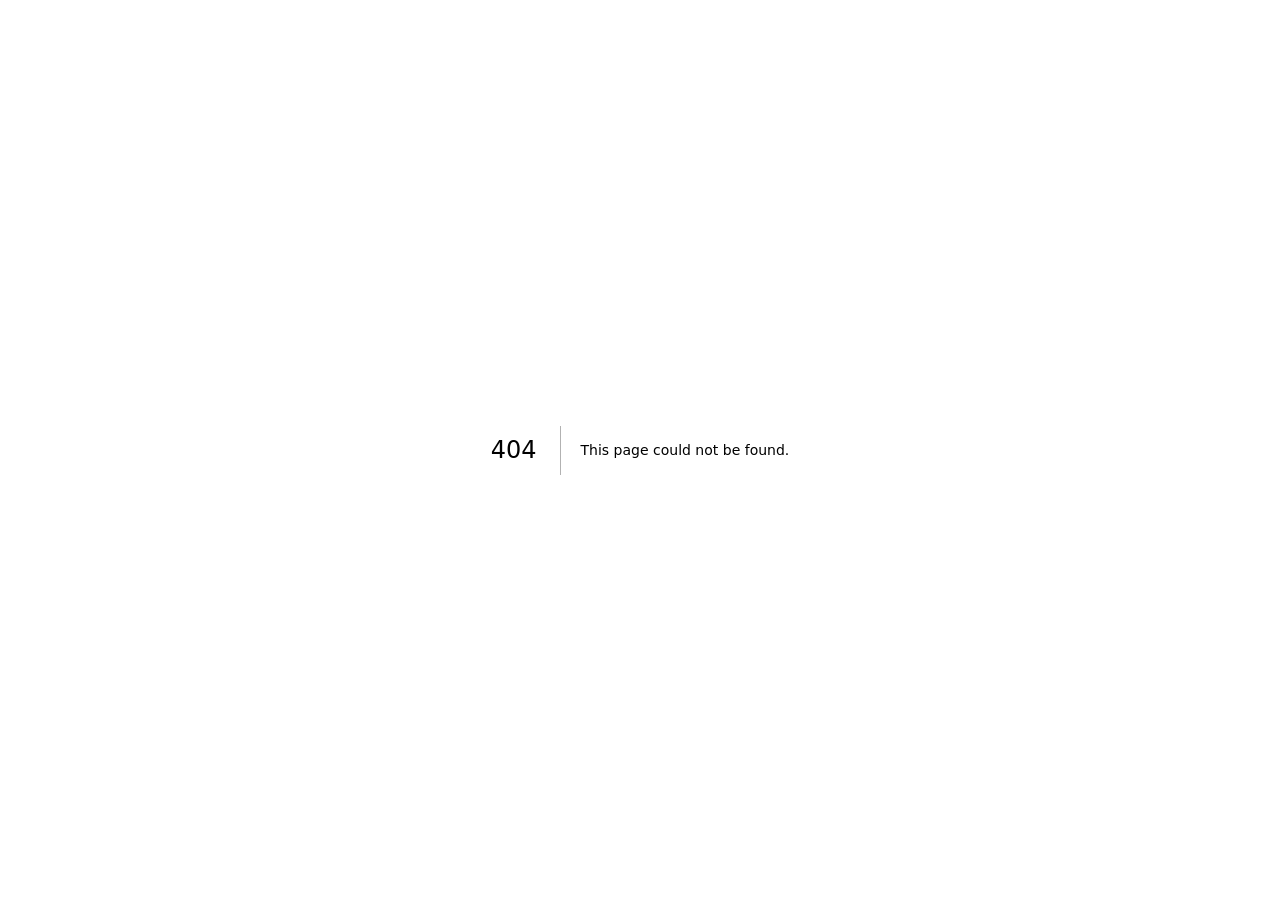
<file: 404/index.html>
<!DOCTYPE html><!--NODKyBwn5Qu2JpAEFzT_c--><html lang="en" class="__variable_b19981 __variable_4f25ca __variable_a74ce6 __variable_f89b3a" style="--accent:#e4572e"><head><meta charSet="utf-8"/><meta name="viewport" content="width=device-width, initial-scale=1"/><link rel="preload" href="/_next/static/media/1a4aa50920b5315c-s.p.woff2" as="font" crossorigin="" type="font/woff2"/><link rel="preload" href="/_next/static/media/4b9bb515ce6d026f-s.p.woff2" as="font" crossorigin="" type="font/woff2"/><link rel="preload" href="/_next/static/media/558ca1a6aa3cb55e-s.p.woff2" as="font" crossorigin="" type="font/woff2"/><link rel="preload" href="/_next/static/media/5611c55482296524-s.p.woff2" as="font" crossorigin="" type="font/woff2"/><link rel="preload" href="/_next/static/media/966913bad25267a8-s.p.woff2" as="font" crossorigin="" type="font/woff2"/><link rel="preload" href="/_next/static/media/cd21efaca8026c00-s.p.woff2" as="font" crossorigin="" type="font/woff2"/><link rel="stylesheet" href="/_next/static/css/e406e9185c1ee481.css" data-precedence="next"/><link rel="stylesheet" href="/_next/static/css/6fff3200ec3a9305.css" data-precedence="next"/><link rel="preload" as="script" fetchPriority="low" href="/_next/static/chunks/webpack-5fd50df6a7cff634.js"/><script src="/_next/static/chunks/c7879cf7-c19b5d874770bbb7.js" async=""></script><script src="/_next/static/chunks/508-01af1d5586d23b75.js" async=""></script><script src="/_next/static/chunks/main-app-8485bf49a39959ee.js" async=""></script><meta name="robots" content="noindex"/><meta name="next-size-adjust" content=""/><title>404: This page could not be found.</title><title>Zevo — From Zero to Evolved</title><meta name="description" content="Zevo is a self-improving multi-agent system for evolving language models. Hand it a task, a test set and an eval harness; seven agents run the fine-tuning loop and keep only the checkpoints that score higher."/><meta name="author" content="Haoyan Yang"/><meta name="author" content="Sai Akhil Kogilathota"/><meta name="author" content="Jiawei Zhou"/><meta name="keywords" content="Zevo,self-improving agents,multi-agent systems,language model fine-tuning,Zesearch NLP Group,Stony Brook University"/><meta property="og:title" content="Zevo — From Zero to Evolved"/><meta property="og:description" content="A self-improving multi-agent system for evolving language models, from the Zesearch NLP Group at Stony Brook University."/><meta property="og:type" content="article"/><meta name="twitter:card" content="summary"/><meta name="twitter:title" content="Zevo — From Zero to Evolved"/><meta name="twitter:description" content="A self-improving multi-agent system for evolving language models, from the Zesearch NLP Group at Stony Brook University."/><link rel="icon" href="/icon.svg?2bb713b9a23e4a56" type="image/svg+xml" sizes="any"/><script src="/_next/static/chunks/polyfills-42372ed130431b0a.js" noModule=""></script></head><body class="min-h-screen bg-paper text-ink antialiased"><div hidden=""><!--$--><!--/$--></div><div style="font-family:system-ui,&quot;Segoe UI&quot;,Roboto,Helvetica,Arial,sans-serif,&quot;Apple Color Emoji&quot;,&quot;Segoe UI Emoji&quot;;height:100vh;text-align:center;display:flex;flex-direction:column;align-items:center;justify-content:center"><div><style>body{color:#000;background:#fff;margin:0}.next-error-h1{border-right:1px solid rgba(0,0,0,.3)}@media (prefers-color-scheme:dark){body{color:#fff;background:#000}.next-error-h1{border-right:1px solid rgba(255,255,255,.3)}}</style><h1 class="next-error-h1" style="display:inline-block;margin:0 20px 0 0;padding:0 23px 0 0;font-size:24px;font-weight:500;vertical-align:top;line-height:49px">404</h1><div style="display:inline-block"><h2 style="font-size:14px;font-weight:400;line-height:49px;margin:0">This page could not be found.</h2></div></div></div><!--$--><!--/$--><script src="/_next/static/chunks/webpack-5fd50df6a7cff634.js" id="_R_" async=""></script><script>(self.__next_f=self.__next_f||[]).push([0])</script><script>self.__next_f.push([1,"1:\"$Sreact.fragment\"\n2:I[9287,[],\"\"]\n3:I[4235,[],\"\"]\n4:I[3621,[],\"OutletBoundary\"]\n6:I[6867,[],\"AsyncMetadataOutlet\"]\n8:I[3621,[],\"ViewportBoundary\"]\na:I[3621,[],\"MetadataBoundary\"]\nb:\"$Sreact.suspense\"\nd:I[4397,[],\"\"]\n:HL[\"/_next/static/media/1a4aa50920b5315c-s.p.woff2\",\"font\",{\"crossOrigin\":\"\",\"type\":\"font/woff2\"}]\n:HL[\"/_next/static/media/4b9bb515ce6d026f-s.p.woff2\",\"font\",{\"crossOrigin\":\"\",\"type\":\"font/woff2\"}]\n:HL[\"/_next/static/media/558ca1a6aa3cb55e-s.p.woff2\",\"font\",{\"crossOrigin\":\"\",\"type\":\"font/woff2\"}]\n:HL[\"/_next/static/media/5611c55482296524-s.p.woff2\",\"font\",{\"crossOrigin\":\"\",\"type\":\"font/woff2\"}]\n:HL[\"/_next/static/media/966913bad25267a8-s.p.woff2\",\"font\",{\"crossOrigin\":\"\",\"type\":\"font/woff2\"}]\n:HL[\"/_next/static/media/cd21efaca8026c00-s.p.woff2\",\"font\",{\"crossOrigin\":\"\",\"type\":\"font/woff2\"}]\n:HL[\"/_next/static/css/e406e9185c1ee481.css\",\"style\"]\n:HL[\"/_next/static/css/6fff3200ec3a9305.css\",\"style\"]\n"])</script><script>self.__next_f.push([1,"0:{\"P\":null,\"b\":\"NODKyBwn5Qu2JpAEFzT_c\",\"p\":\"\",\"c\":[\"\",\"_not-found\",\"\"],\"i\":false,\"f\":[[[\"\",{\"children\":[\"/_not-found\",{\"children\":[\"__PAGE__\",{}]}]},\"$undefined\",\"$undefined\",true],[\"\",[\"$\",\"$1\",\"c\",{\"children\":[[[\"$\",\"link\",\"0\",{\"rel\":\"stylesheet\",\"href\":\"/_next/static/css/e406e9185c1ee481.css\",\"precedence\":\"next\",\"crossOrigin\":\"$undefined\",\"nonce\":\"$undefined\"}],[\"$\",\"link\",\"1\",{\"rel\":\"stylesheet\",\"href\":\"/_next/static/css/6fff3200ec3a9305.css\",\"precedence\":\"next\",\"crossOrigin\":\"$undefined\",\"nonce\":\"$undefined\"}]],[\"$\",\"html\",null,{\"lang\":\"en\",\"className\":\"__variable_b19981 __variable_4f25ca __variable_a74ce6 __variable_f89b3a\",\"style\":{\"--accent\":\"#e4572e\"},\"children\":[\"$\",\"body\",null,{\"className\":\"min-h-screen bg-paper text-ink antialiased\",\"children\":[\"$\",\"$L2\",null,{\"parallelRouterKey\":\"children\",\"error\":\"$undefined\",\"errorStyles\":\"$undefined\",\"errorScripts\":\"$undefined\",\"template\":[\"$\",\"$L3\",null,{}],\"templateStyles\":\"$undefined\",\"templateScripts\":\"$undefined\",\"notFound\":\"$undefined\",\"forbidden\":\"$undefined\",\"unauthorized\":\"$undefined\"}]}]}]]}],{\"children\":[\"/_not-found\",[\"$\",\"$1\",\"c\",{\"children\":[null,[\"$\",\"$L2\",null,{\"parallelRouterKey\":\"children\",\"error\":\"$undefined\",\"errorStyles\":\"$undefined\",\"errorScripts\":\"$undefined\",\"template\":[\"$\",\"$L3\",null,{}],\"templateStyles\":\"$undefined\",\"templateScripts\":\"$undefined\",\"notFound\":\"$undefined\",\"forbidden\":\"$undefined\",\"unauthorized\":\"$undefined\"}]]}],{\"children\":[\"__PAGE__\",[\"$\",\"$1\",\"c\",{\"children\":[[[\"$\",\"title\",null,{\"children\":\"404: This page could not be found.\"}],[\"$\",\"div\",null,{\"style\":{\"fontFamily\":\"system-ui,\\\"Segoe UI\\\",Roboto,Helvetica,Arial,sans-serif,\\\"Apple Color Emoji\\\",\\\"Segoe UI Emoji\\\"\",\"height\":\"100vh\",\"textAlign\":\"center\",\"display\":\"flex\",\"flexDirection\":\"column\",\"alignItems\":\"center\",\"justifyContent\":\"center\"},\"children\":[\"$\",\"div\",null,{\"children\":[[\"$\",\"style\",null,{\"dangerouslySetInnerHTML\":{\"__html\":\"body{color:#000;background:#fff;margin:0}.next-error-h1{border-right:1px solid rgba(0,0,0,.3)}@media (prefers-color-scheme:dark){body{color:#fff;background:#000}.next-error-h1{border-right:1px solid rgba(255,255,255,.3)}}\"}}],[\"$\",\"h1\",null,{\"className\":\"next-error-h1\",\"style\":{\"display\":\"inline-block\",\"margin\":\"0 20px 0 0\",\"padding\":\"0 23px 0 0\",\"fontSize\":24,\"fontWeight\":500,\"verticalAlign\":\"top\",\"lineHeight\":\"49px\"},\"children\":404}],[\"$\",\"div\",null,{\"style\":{\"display\":\"inline-block\"},\"children\":[\"$\",\"h2\",null,{\"style\":{\"fontSize\":14,\"fontWeight\":400,\"lineHeight\":\"49px\",\"margin\":0},\"children\":\"This page could not be found.\"}]}]]}]}]],null,[\"$\",\"$L4\",null,{\"children\":[\"$L5\",[\"$\",\"$L6\",null,{\"promise\":\"$@7\"}]]}]]}],{},null,false]},null,false]},null,false],[\"$\",\"$1\",\"h\",{\"children\":[[\"$\",\"meta\",null,{\"name\":\"robots\",\"content\":\"noindex\"}],[[\"$\",\"$L8\",null,{\"children\":\"$L9\"}],[\"$\",\"meta\",null,{\"name\":\"next-size-adjust\",\"content\":\"\"}]],[\"$\",\"$La\",null,{\"children\":[\"$\",\"div\",null,{\"hidden\":true,\"children\":[\"$\",\"$b\",null,{\"fallback\":null,\"children\":\"$Lc\"}]}]}]]}],false]],\"m\":\"$undefined\",\"G\":[\"$d\",[]],\"s\":false,\"S\":true}\n"])</script><script>self.__next_f.push([1,"9:[[\"$\",\"meta\",\"0\",{\"charSet\":\"utf-8\"}],[\"$\",\"meta\",\"1\",{\"name\":\"viewport\",\"content\":\"width=device-width, initial-scale=1\"}]]\n5:null\n"])</script><script>self.__next_f.push([1,"e:I[2232,[],\"IconMark\"]\n"])</script><script>self.__next_f.push([1,"7:{\"metadata\":[[\"$\",\"title\",\"0\",{\"children\":\"Zevo — From Zero to Evolved\"}],[\"$\",\"meta\",\"1\",{\"name\":\"description\",\"content\":\"Zevo is a self-improving multi-agent system for evolving language models. Hand it a task, a test set and an eval harness; seven agents run the fine-tuning loop and keep only the checkpoints that score higher.\"}],[\"$\",\"meta\",\"2\",{\"name\":\"author\",\"content\":\"Haoyan Yang\"}],[\"$\",\"meta\",\"3\",{\"name\":\"author\",\"content\":\"Sai Akhil Kogilathota\"}],[\"$\",\"meta\",\"4\",{\"name\":\"author\",\"content\":\"Jiawei Zhou\"}],[\"$\",\"meta\",\"5\",{\"name\":\"keywords\",\"content\":\"Zevo,self-improving agents,multi-agent systems,language model fine-tuning,Zesearch NLP Group,Stony Brook University\"}],[\"$\",\"meta\",\"6\",{\"property\":\"og:title\",\"content\":\"Zevo — From Zero to Evolved\"}],[\"$\",\"meta\",\"7\",{\"property\":\"og:description\",\"content\":\"A self-improving multi-agent system for evolving language models, from the Zesearch NLP Group at Stony Brook University.\"}],[\"$\",\"meta\",\"8\",{\"property\":\"og:type\",\"content\":\"article\"}],[\"$\",\"meta\",\"9\",{\"name\":\"twitter:card\",\"content\":\"summary\"}],[\"$\",\"meta\",\"10\",{\"name\":\"twitter:title\",\"content\":\"Zevo — From Zero to Evolved\"}],[\"$\",\"meta\",\"11\",{\"name\":\"twitter:description\",\"content\":\"A self-improving multi-agent system for evolving language models, from the Zesearch NLP Group at Stony Brook University.\"}],[\"$\",\"link\",\"12\",{\"rel\":\"icon\",\"href\":\"/icon.svg?2bb713b9a23e4a56\",\"type\":\"image/svg+xml\",\"sizes\":\"any\"}],[\"$\",\"$Le\",\"13\",{}]],\"error\":null,\"digest\":\"$undefined\"}\n"])</script><script>self.__next_f.push([1,"c:\"$7:metadata\"\n"])</script></body></html>
</file>
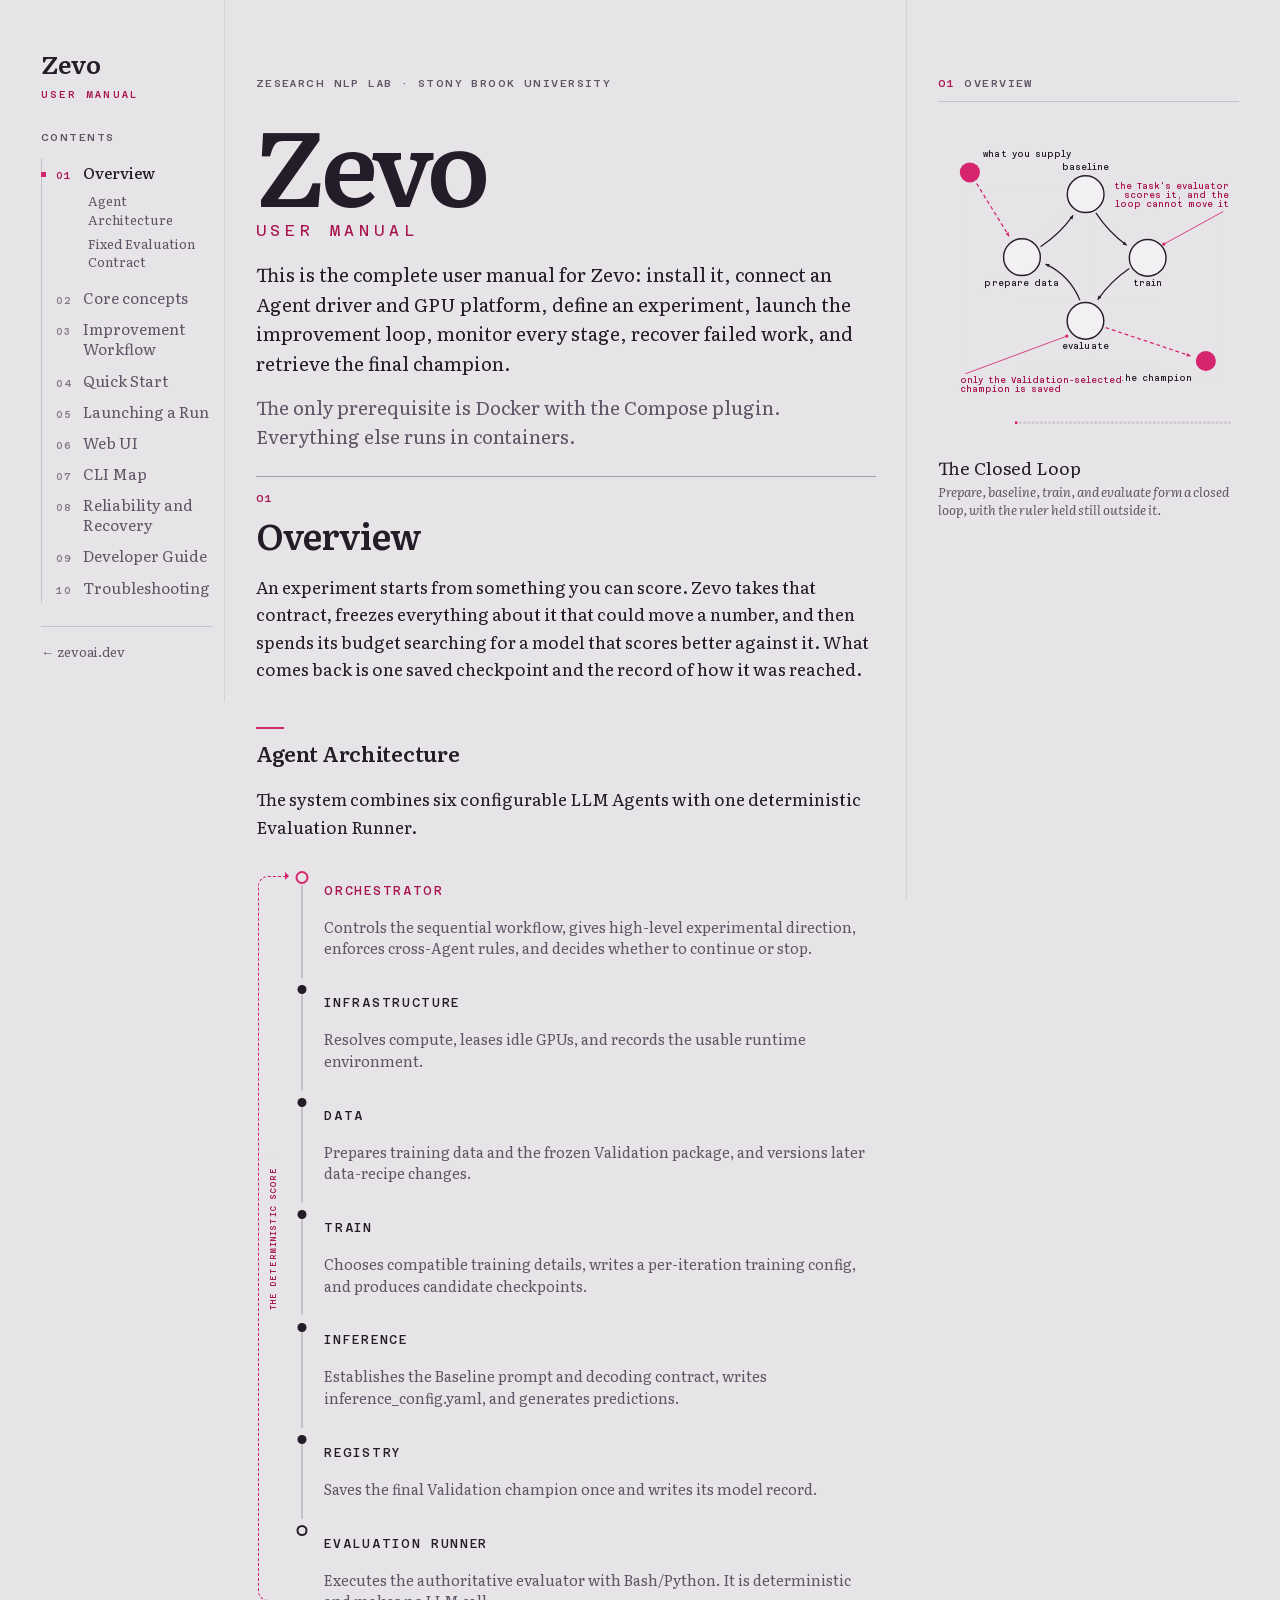
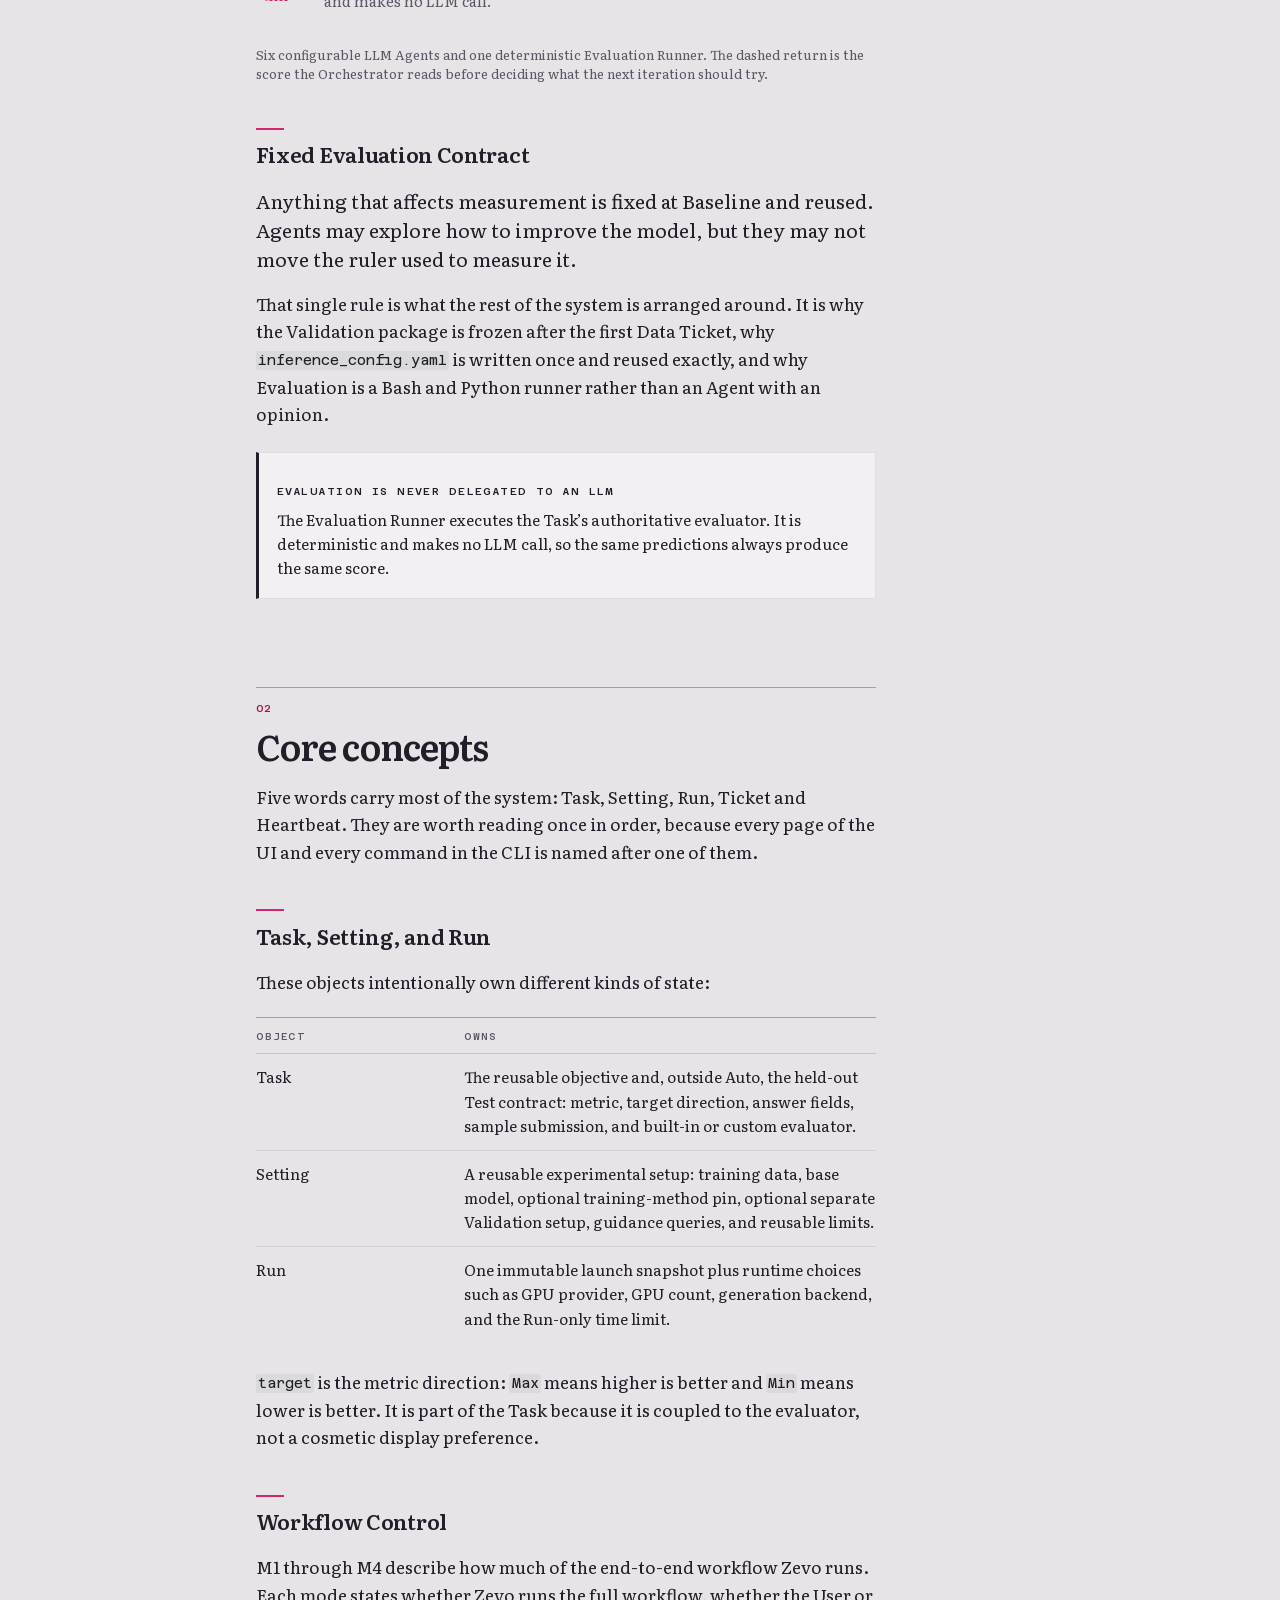
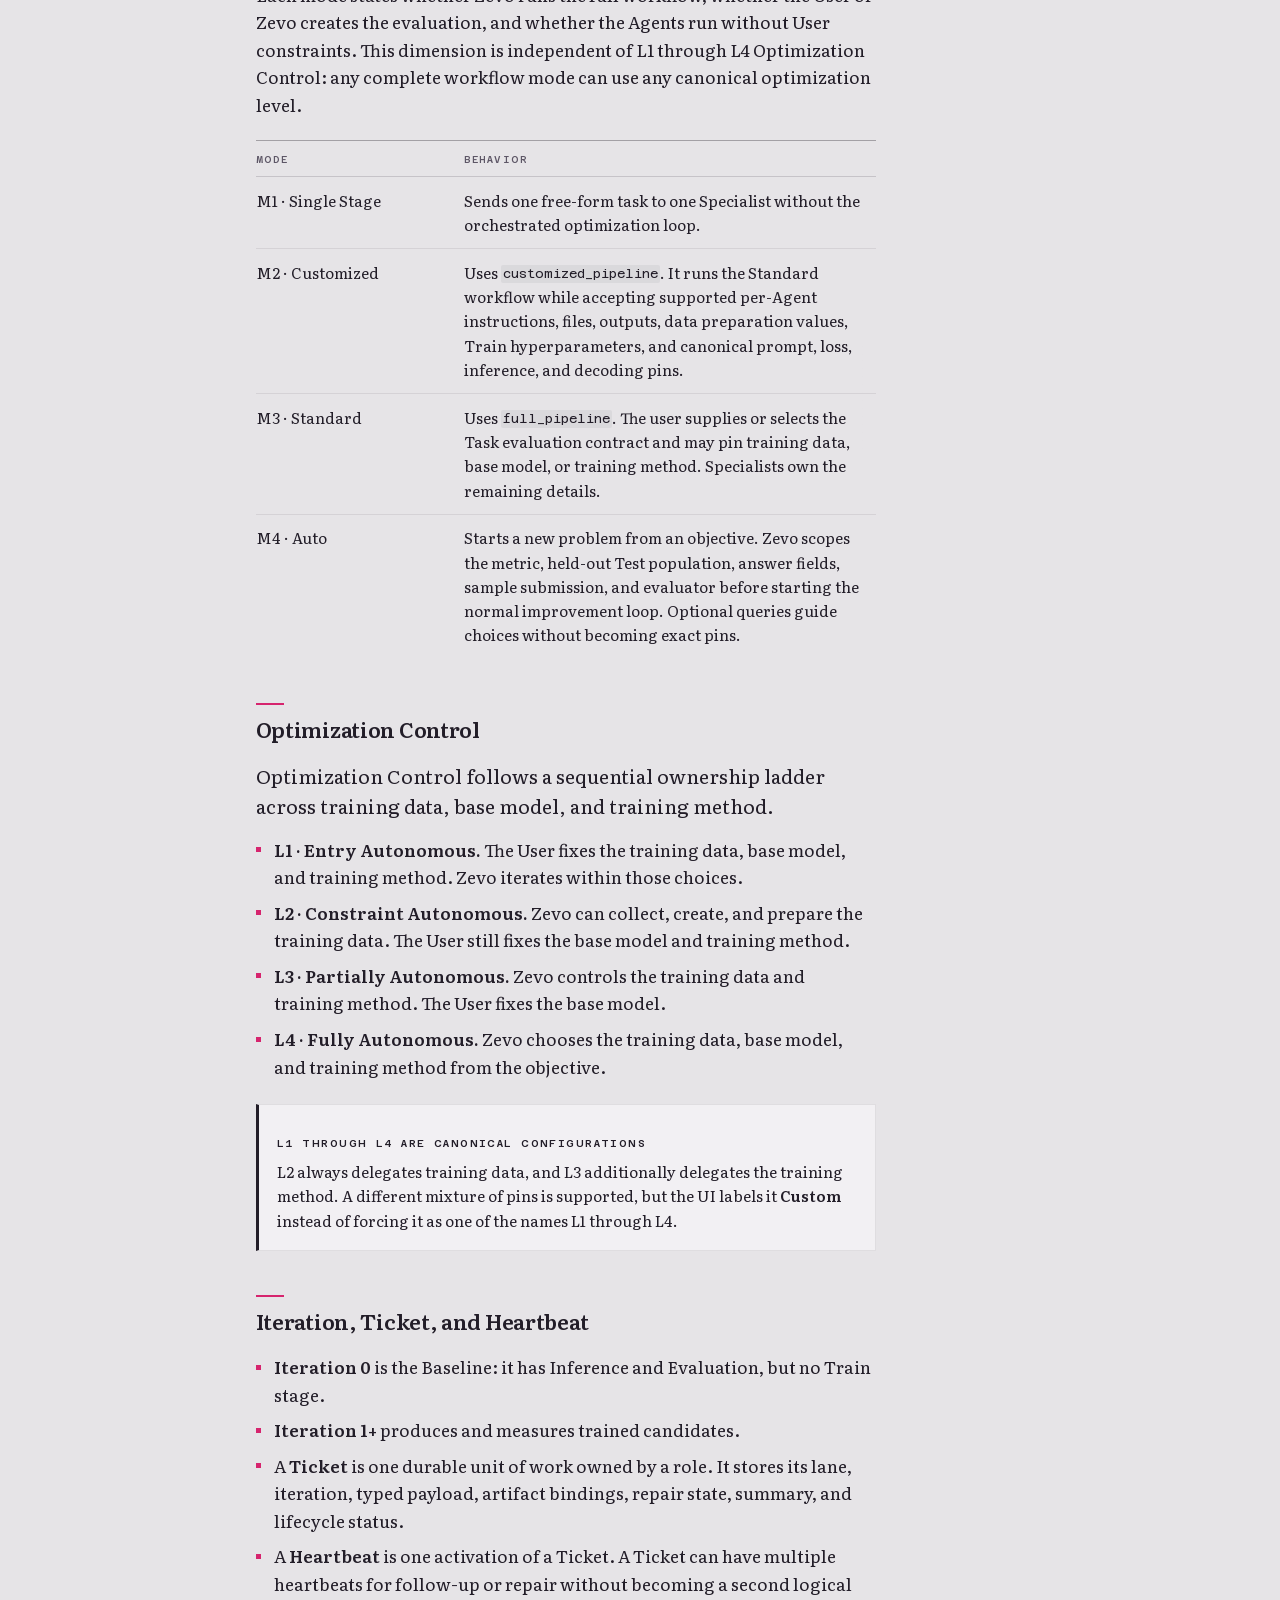
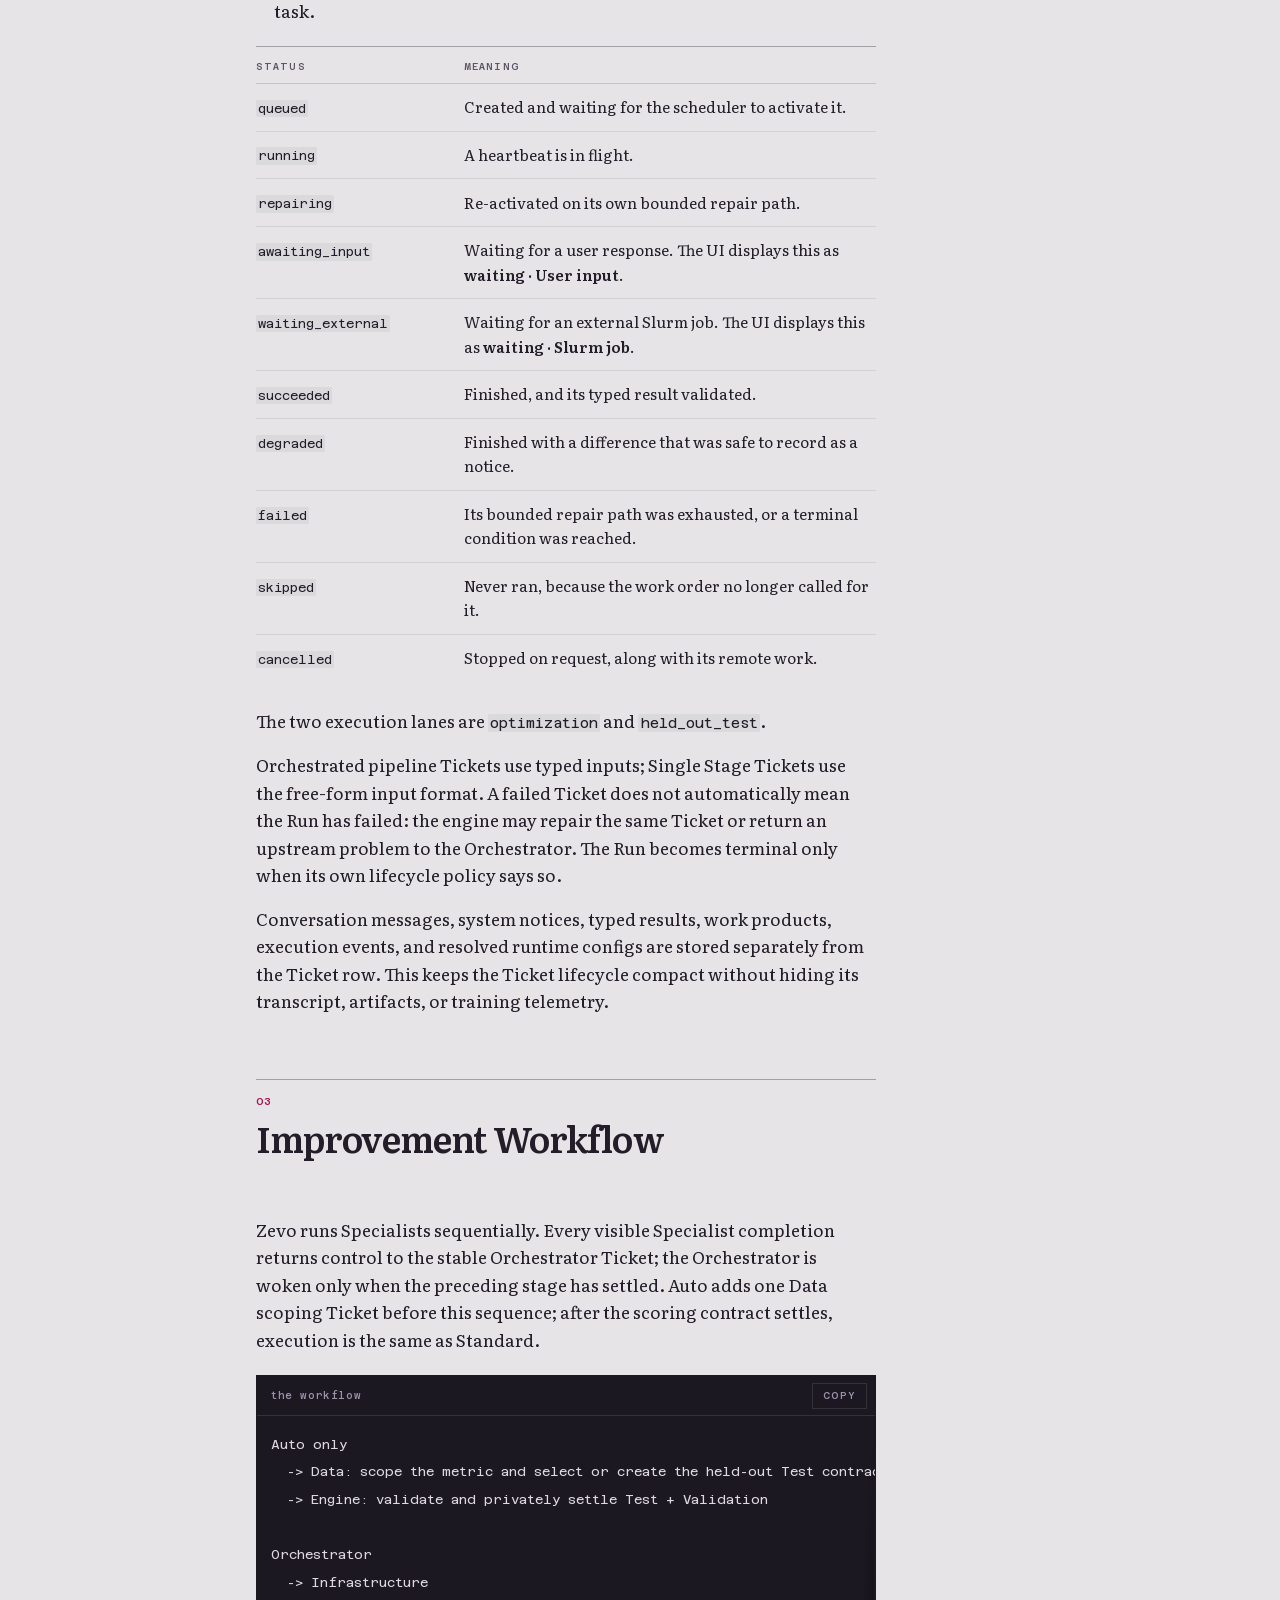
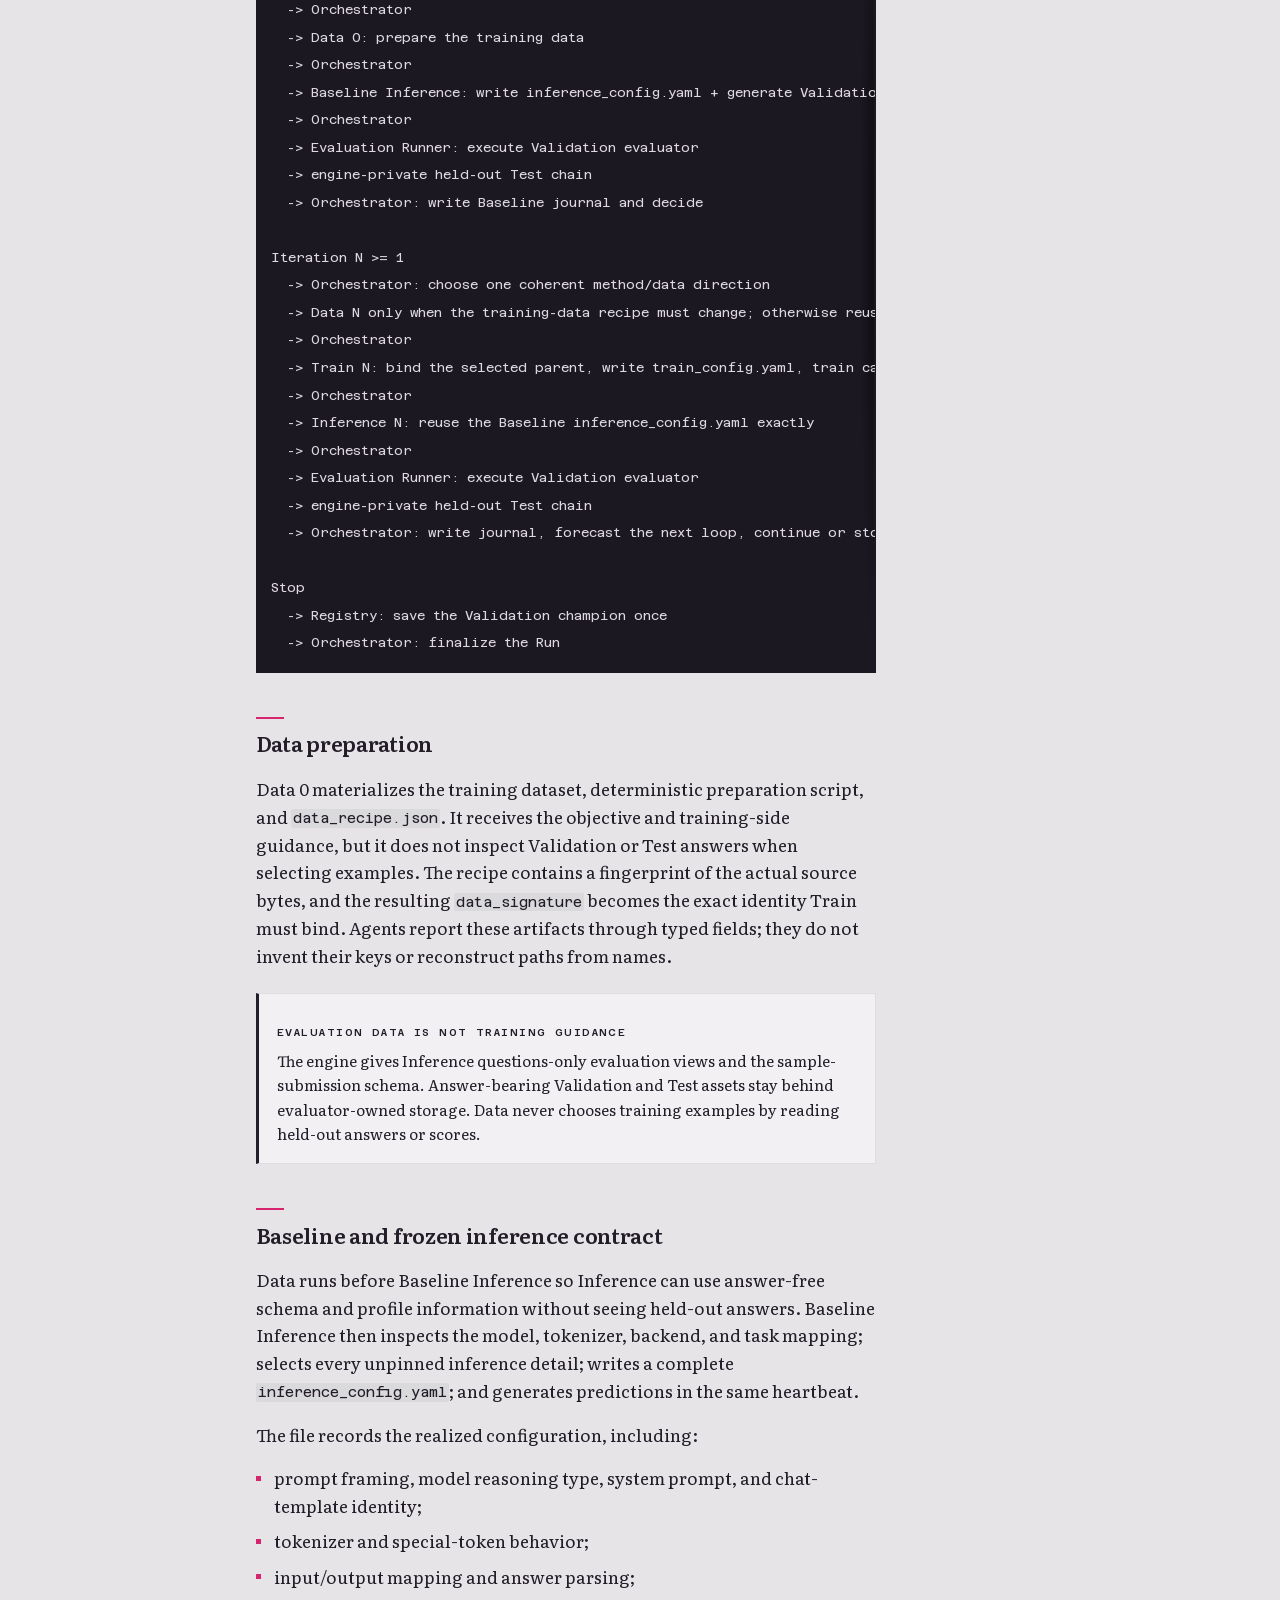
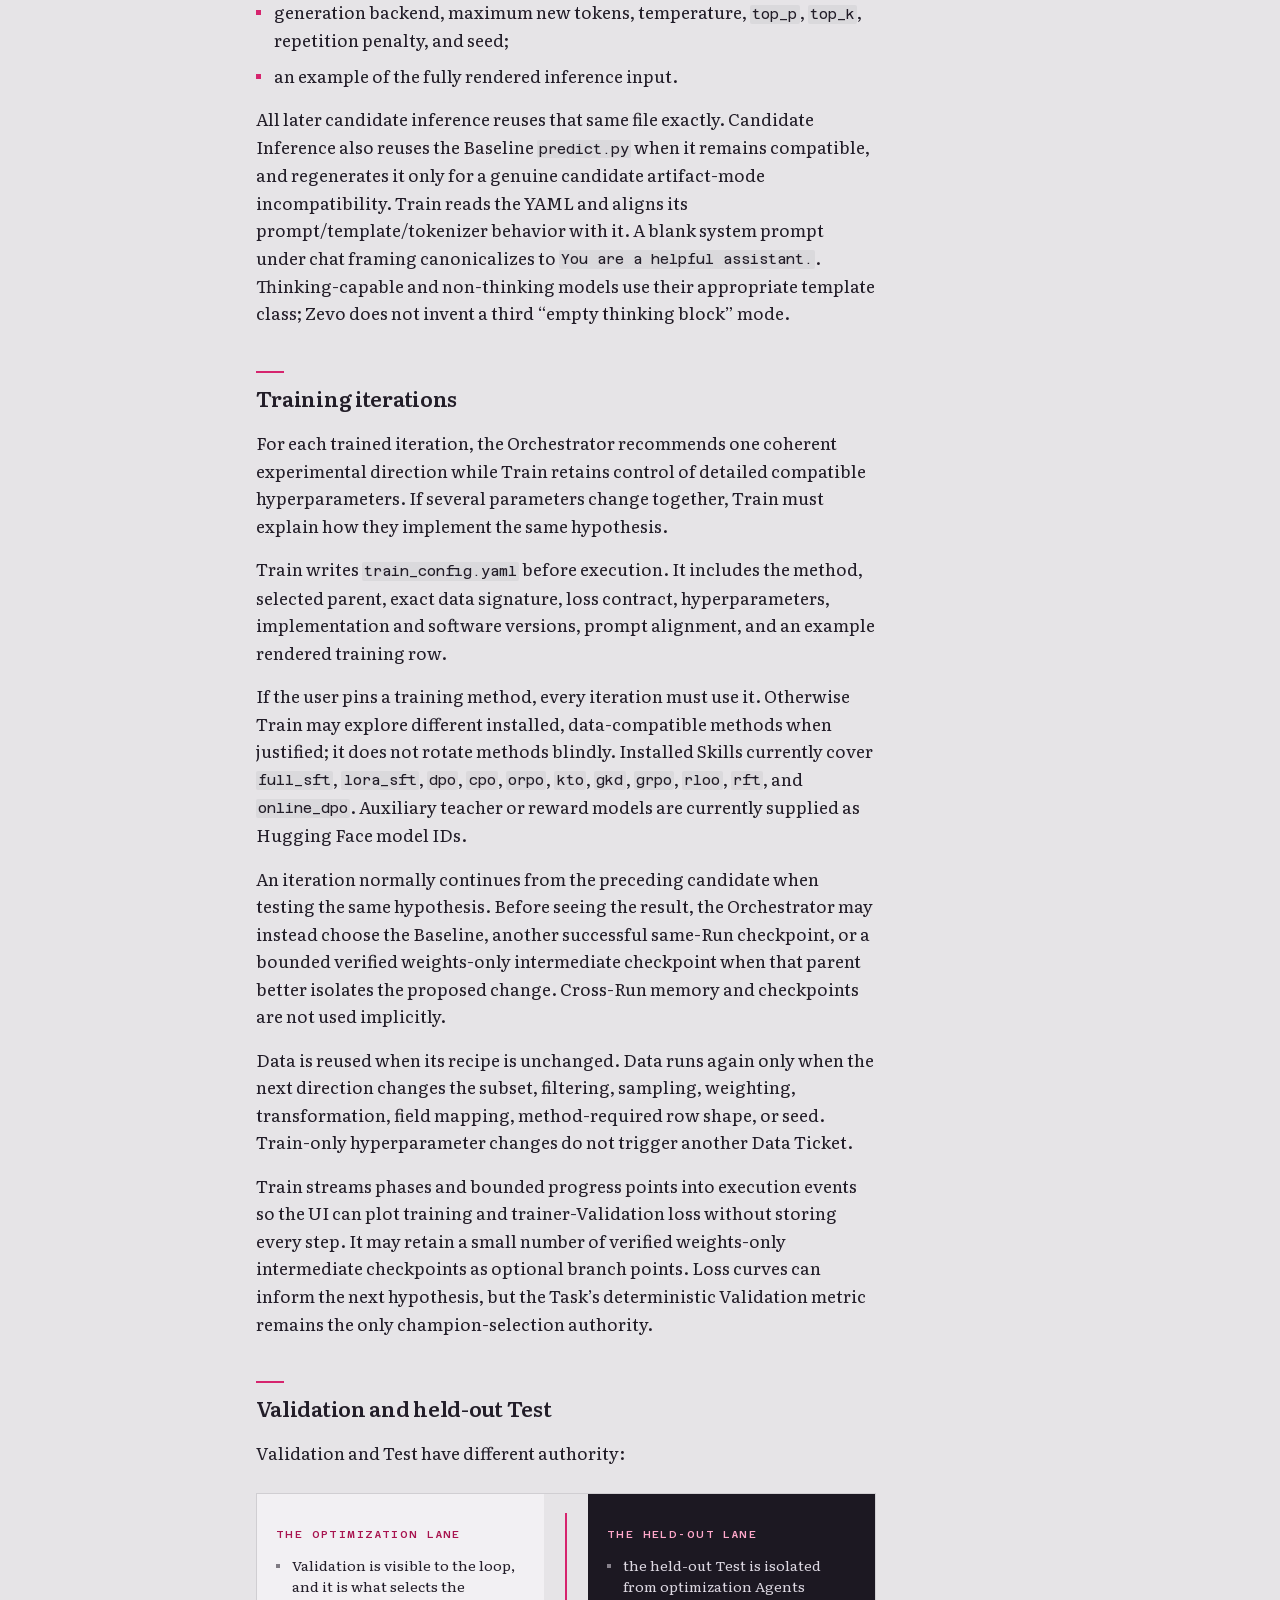
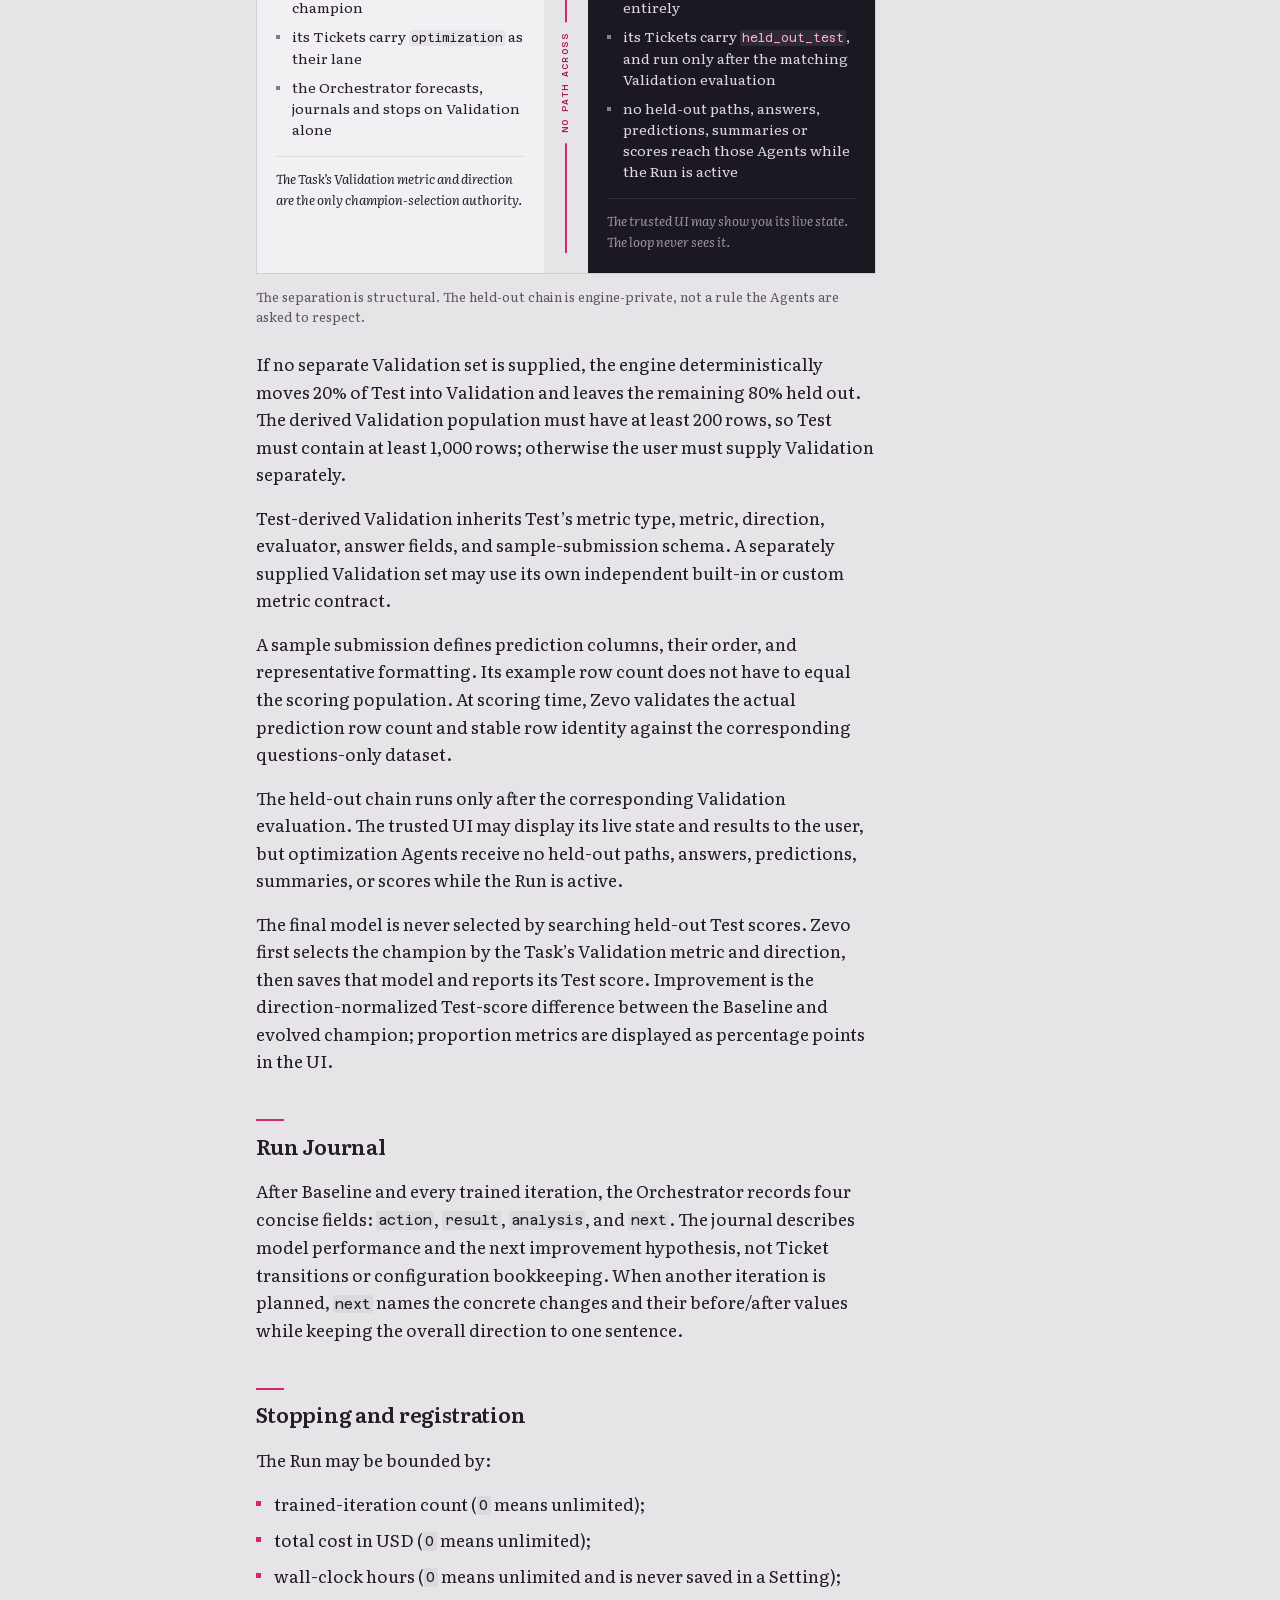
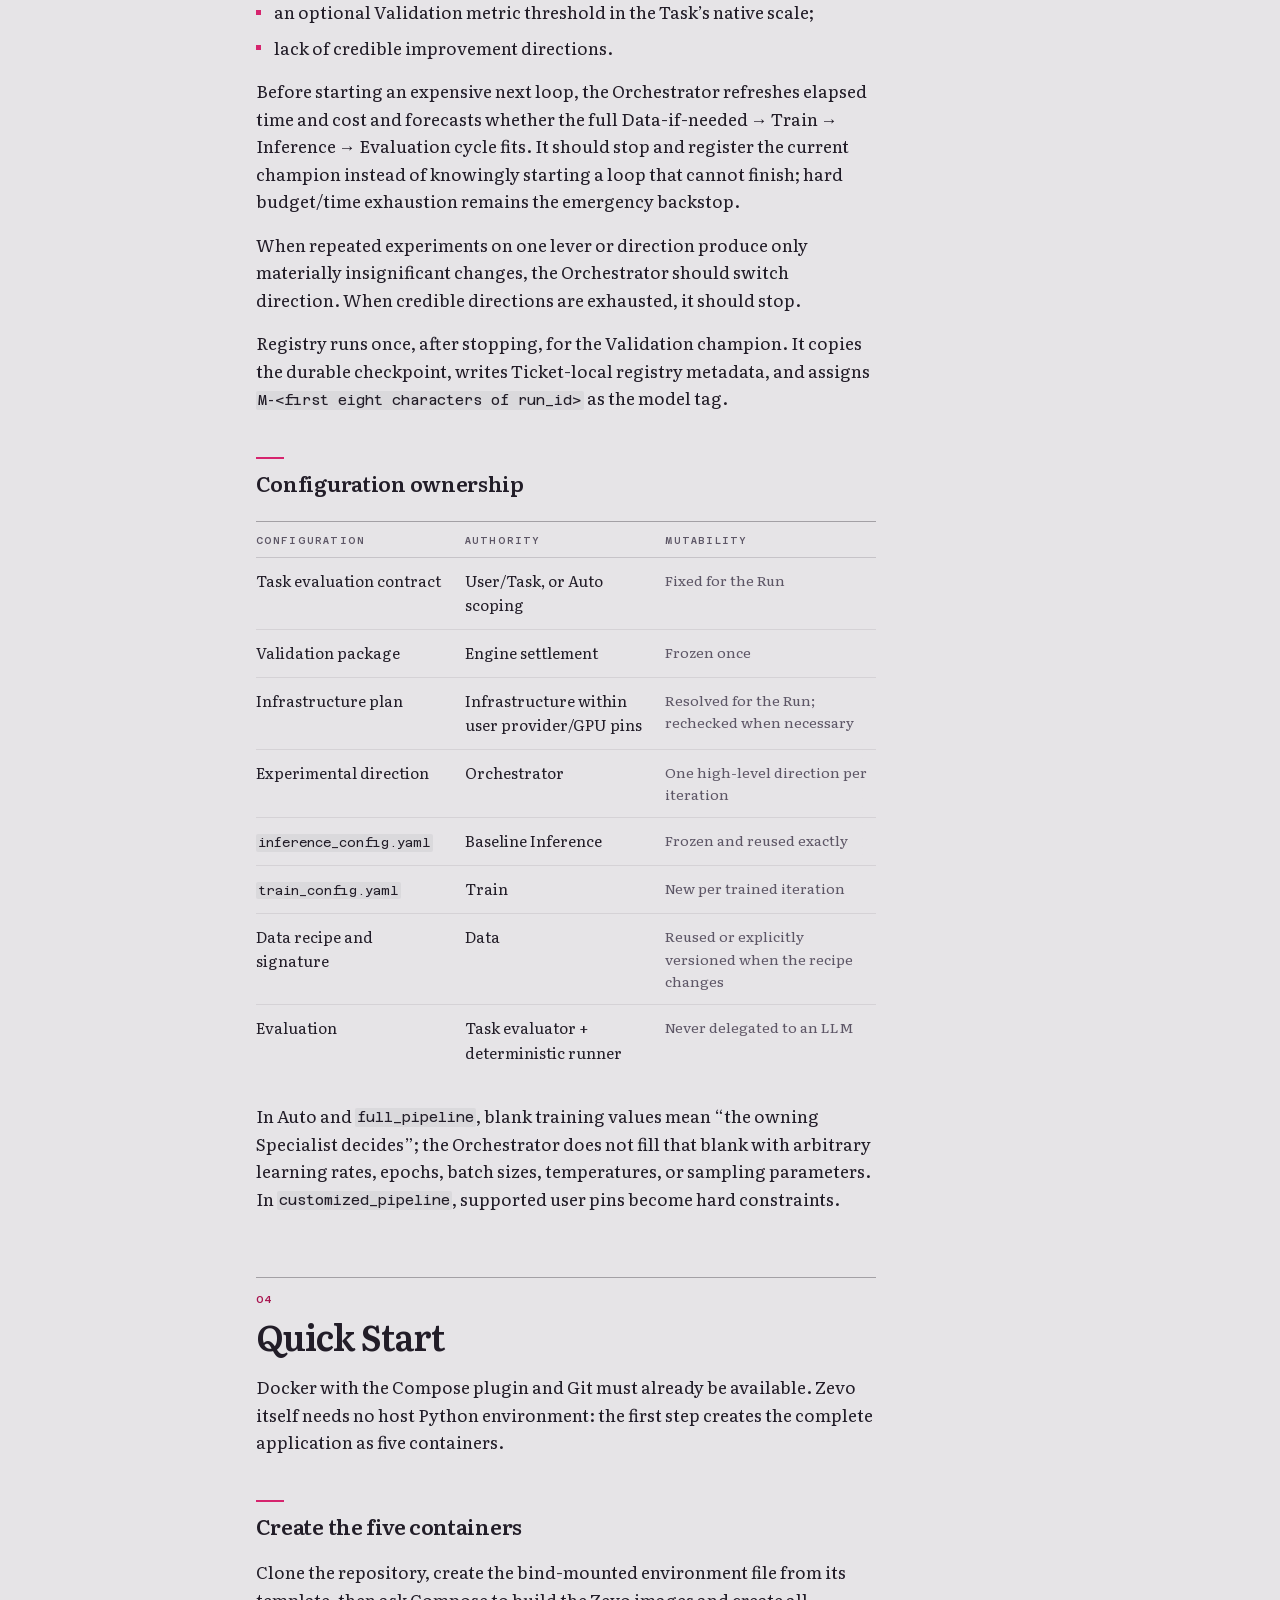
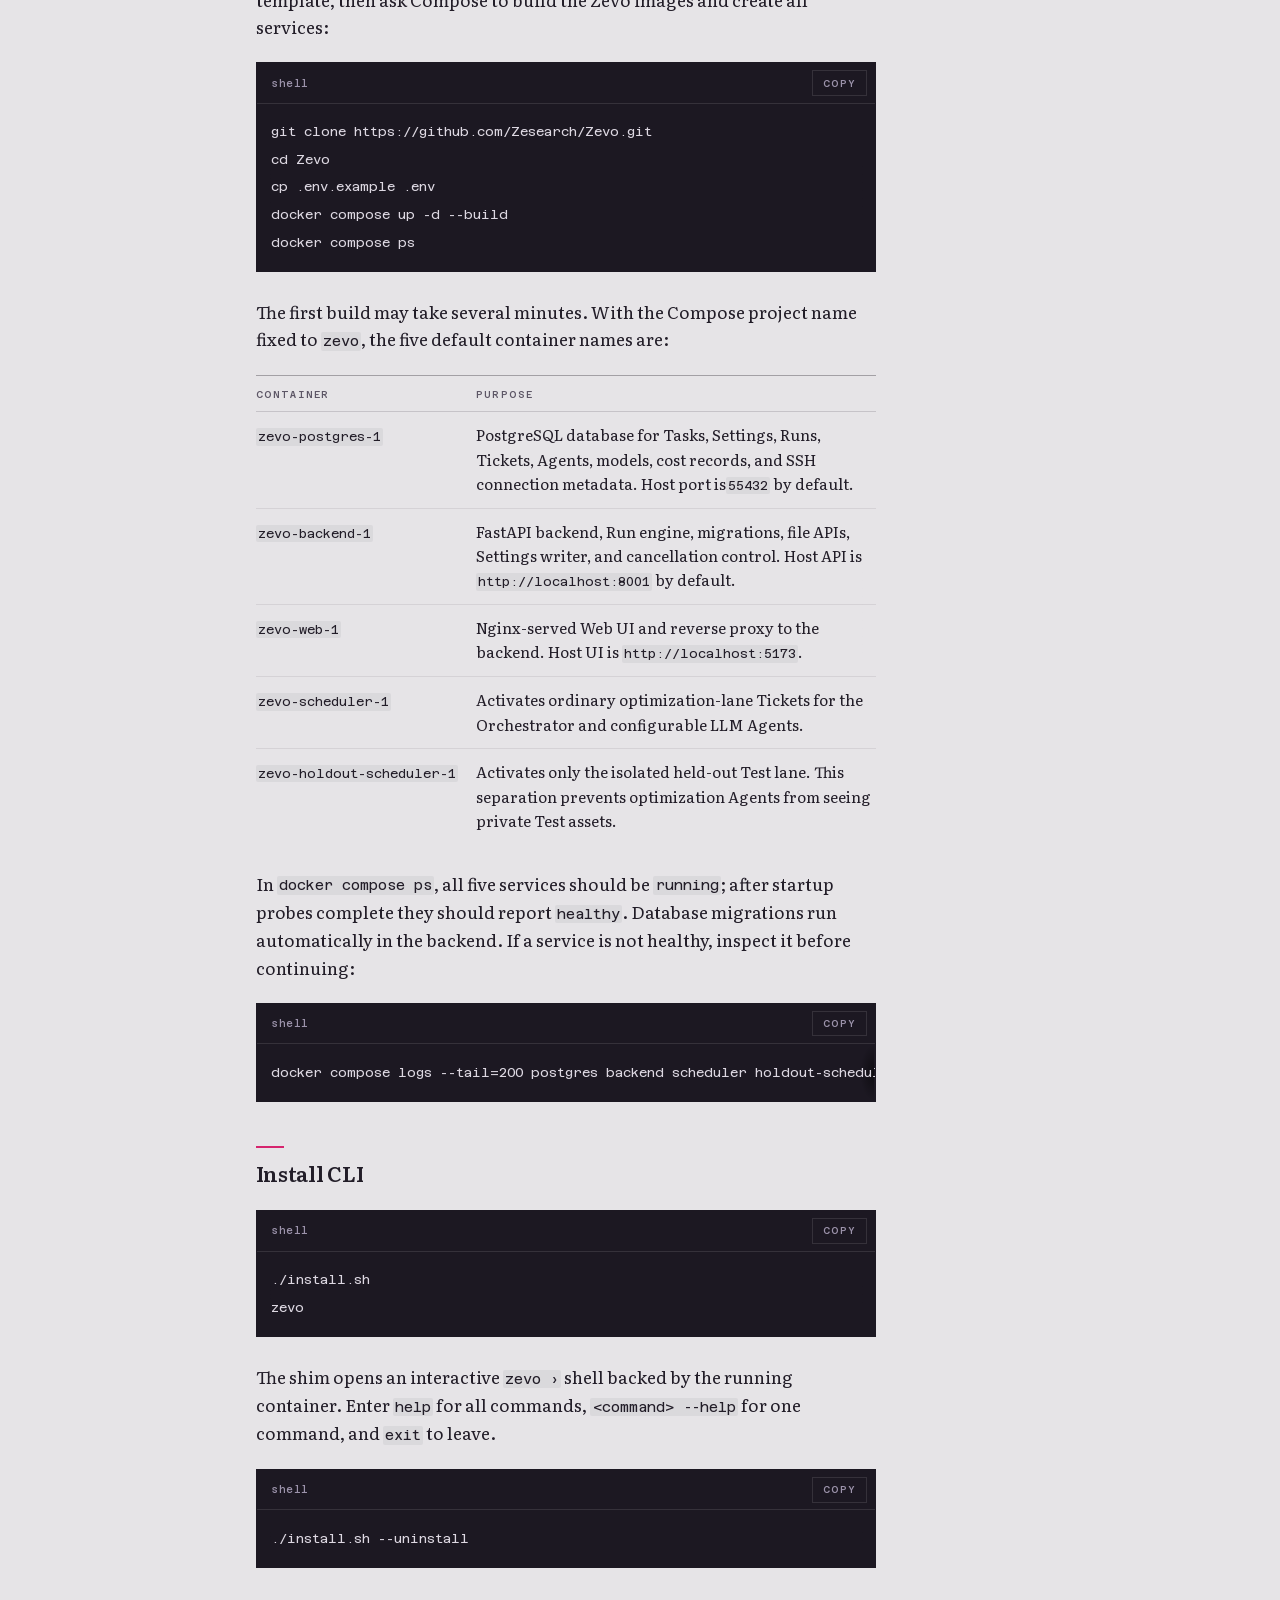
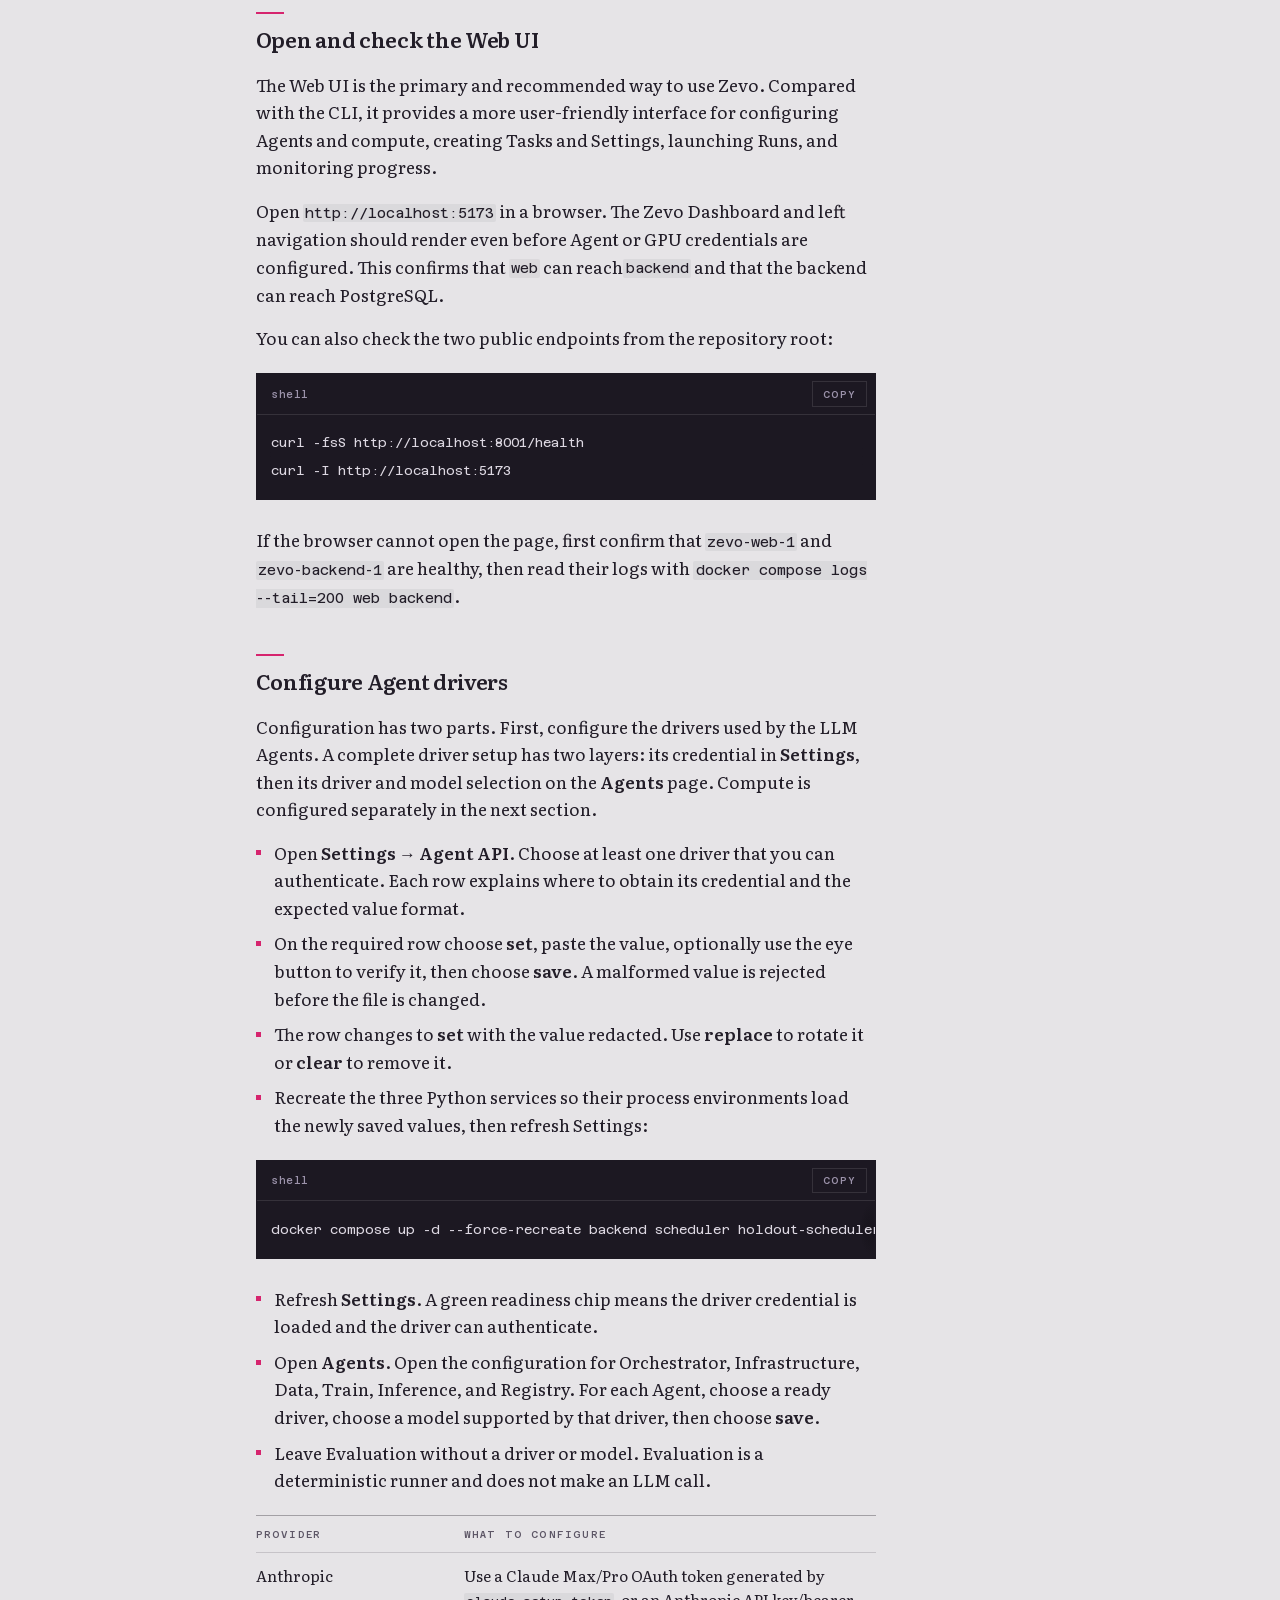
<file: docs/index.html>
<!DOCTYPE html><!--e3oNgSeNmzzFFLGkl_Psu--><html lang="en" class="__variable_f14ac6 __variable_c2b3aa"><head><meta charSet="utf-8"/><meta name="viewport" content="width=device-width, initial-scale=1"/><link rel="preload" href="/docs/_next/static/media/365e9b8c7921be01-s.p.woff2" as="font" crossorigin="" type="font/woff2"/><link rel="preload" href="/docs/_next/static/media/45d262064560f5fa-s.p.woff2" as="font" crossorigin="" type="font/woff2"/><link rel="preload" href="/docs/_next/static/media/fb751edd4b3a9ca4-s.p.woff2" as="font" crossorigin="" type="font/woff2"/><link rel="stylesheet" href="/docs/_next/static/css/30ef9a4cc5982f31.css" data-precedence="next"/><link rel="preload" as="script" fetchPriority="low" href="/docs/_next/static/chunks/webpack-baa2d7cba547e043.js"/><script src="/docs/_next/static/chunks/c7879cf7-c19b5d874770bbb7.js" async=""></script><script src="/docs/_next/static/chunks/508-35a4bf36b0b8dd70.js" async=""></script><script src="/docs/_next/static/chunks/main-app-8485bf49a39959ee.js" async=""></script><script src="/docs/_next/static/chunks/app/page-9482dea877faab00.js" async=""></script><meta name="next-size-adjust" content=""/><title>Zevo | User Manual</title><meta name="description" content="The complete Zevo user manual: installation, configuration, Run modes, Tasks, Settings, GPU platforms, SSH Skills, monitoring, CLI commands, recovery, and troubleshooting."/><link rel="icon" href="/docs/icon.svg?59233a48b810db0e" type="image/svg+xml" sizes="any"/><script src="/docs/_next/static/chunks/polyfills-42372ed130431b0a.js" noModule=""></script></head><body><div hidden=""><!--$--><!--/$--></div><div class="page"><div class="topbar"><a class="topbar-mark" href="/"><span class="mark">Zevo</span><span class="mark-sub mono">docs</span></a><button type="button" class="contents-btn mono" aria-expanded="false" aria-controls="contents"><span class="contents-btn-t">Overview</span><span class="chev" aria-hidden="true"></span></button></div><nav id="contents" class="sidenav" data-open="false" aria-label="Documentation contents"><a class="sidenav-mark" href="/"><span class="mark">Zevo</span><span class="mark-sub mono">User Manual</span></a><p class="sidenav-cap mono">Contents</p><ol class="toc"><li class="toc-sec" data-active="true"><a href="#overview" class="toc-link" aria-current="true"><span class="toc-n mono" aria-hidden="true">01</span><span class="toc-t">Overview</span></a><ul class="toc-subs"><li><a href="#roles" class="toc-sub">Agent Architecture</a></li><li><a href="#measurement-rule" class="toc-sub">Fixed Evaluation Contract</a></li></ul></li><li class="toc-sec" data-active="false"><a href="#core-concepts" class="toc-link"><span class="toc-n mono" aria-hidden="true">02</span><span class="toc-t">Core concepts</span></a></li><li class="toc-sec" data-active="false"><a href="#workflow" class="toc-link"><span class="toc-n mono" aria-hidden="true">03</span><span class="toc-t">Improvement Workflow</span></a></li><li class="toc-sec" data-active="false"><a href="#quick-start" class="toc-link"><span class="toc-n mono" aria-hidden="true">04</span><span class="toc-t">Quick Start</span></a></li><li class="toc-sec" data-active="false"><a href="#launching" class="toc-link"><span class="toc-n mono" aria-hidden="true">05</span><span class="toc-t">Launching a Run</span></a></li><li class="toc-sec" data-active="false"><a href="#web-ui" class="toc-link"><span class="toc-n mono" aria-hidden="true">06</span><span class="toc-t">Web UI</span></a></li><li class="toc-sec" data-active="false"><a href="#cli-map" class="toc-link"><span class="toc-n mono" aria-hidden="true">07</span><span class="toc-t">CLI Map</span></a></li><li class="toc-sec" data-active="false"><a href="#reliability" class="toc-link"><span class="toc-n mono" aria-hidden="true">08</span><span class="toc-t">Reliability and Recovery</span></a></li><li class="toc-sec" data-active="false"><a href="#developer-guide" class="toc-link"><span class="toc-n mono" aria-hidden="true">09</span><span class="toc-t">Developer Guide</span></a></li><li class="toc-sec" data-active="false"><a href="#troubleshooting" class="toc-link"><span class="toc-n mono" aria-hidden="true">10</span><span class="toc-t">Troubleshooting</span></a></li></ol><p class="sidenav-foot"><a href="/">← zevoai.dev</a></p></nav><aside class="plate" aria-hidden="true"><figure class="plate-in"><p class="plate-head mono"><span class="plate-n">01</span><span class="plate-sec">Overview</span></p><div class="plate-art"><svg viewBox="0 0 360 372" preserveAspectRatio="xMidYMid meet" aria-hidden="true" focusable="false" class="figure"><defs><marker id="arw-ink" viewBox="0 0 8 8" refX="6.6" refY="4" markerWidth="6" markerHeight="6" orient="auto-start-reverse" markerUnits="userSpaceOnUse"><path d="M0.6 1.1 L7 4 L0.6 6.9 Z" fill="#221D28"></path></marker><marker id="arw-signal" viewBox="0 0 8 8" refX="6.6" refY="4" markerWidth="6" markerHeight="6" orient="auto-start-reverse" markerUnits="userSpaceOnUse"><path d="M0.6 1.1 L7 4 L0.6 6.9 Z" fill="#D6246E"></path></marker><marker id="arw-ghost" viewBox="0 0 8 8" refX="6.6" refY="4" markerWidth="6" markerHeight="6" orient="auto-start-reverse" markerUnits="userSpaceOnUse"><path d="M0.6 1.1 L7 4 L0.6 6.9 Z" fill="#B9B0BD"></path></marker></defs><g><path d="M66 140V190M146 140V190M226 140V190M306 140V190" fill="none" stroke="#B9B0BD" stroke-width="1.2" stroke-linecap="round" stroke-dasharray="5 4" opacity="0"></path><path d="M36 232H324M36 232V221M84 232V226M132 232V226M180 232V221M228 232V226M276 232V226M324 232V221" fill="none" stroke="#D6246E" stroke-width="1.8" stroke-linecap="round" pathLength="1" stroke-dasharray="1" stroke-dashoffset="1" opacity="0"></path><path d="M28 152H332" fill="none" stroke="#B9B0BD" stroke-width="1" stroke-linecap="round" pathLength="1" stroke-dasharray="1" stroke-dashoffset="1" opacity="0"></path><path d="M28 248H332" fill="none" stroke="#B9B0BD" stroke-width="1" stroke-linecap="round" pathLength="1" stroke-dasharray="1" stroke-dashoffset="1" opacity="0"></path><path d="M26 130H336" fill="none" stroke="#B9B0BD" stroke-width="1" stroke-linecap="round" pathLength="1" stroke-dasharray="1" stroke-dashoffset="1" opacity="0"></path><path d="M26 194H336" fill="none" stroke="#B9B0BD" stroke-width="1" stroke-linecap="round" pathLength="1" stroke-dasharray="1" stroke-dashoffset="1" opacity="0"></path><path d="M26 258H336" fill="none" stroke="#B9B0BD" stroke-width="1" stroke-linecap="round" pathLength="1" stroke-dasharray="1" stroke-dashoffset="1" opacity="0"></path><path d="M180 68V318" fill="none" stroke="#B9B0BD" stroke-width="1" stroke-linecap="round" pathLength="1" stroke-dasharray="1" stroke-dashoffset="1" opacity="0"></path><path d="M26 130H336" fill="none" stroke="#B9B0BD" stroke-width="1" stroke-linecap="round" pathLength="1" stroke-dasharray="1" stroke-dashoffset="1" opacity="0"></path><path d="M26 194H336" fill="none" stroke="#B9B0BD" stroke-width="1" stroke-linecap="round" pathLength="1" stroke-dasharray="1" stroke-dashoffset="1" opacity="0"></path><path d="M26 258H336" fill="none" stroke="#B9B0BD" stroke-width="1" stroke-linecap="round" pathLength="1" stroke-dasharray="1" stroke-dashoffset="1" opacity="0"></path><path d="M180 68V318" fill="none" stroke="#B9B0BD" stroke-width="1" stroke-linecap="round" pathLength="1" stroke-dasharray="1" stroke-dashoffset="1" opacity="0"></path><path d="M232 234H348" fill="none" stroke="#B9B0BD" stroke-width="1" stroke-linecap="round" pathLength="1" stroke-dasharray="1" stroke-dashoffset="1" opacity="0"></path><path d="M28 168H332" fill="none" stroke="#B9B0BD" stroke-width="1" stroke-linecap="round" pathLength="1" stroke-dasharray="1" stroke-dashoffset="1" opacity="0"></path><path d="M186 44V322" fill="none" stroke="#D6246E" stroke-width="1.8" stroke-linecap="round" stroke-dasharray="5 4" opacity="0"></path><path d="M28 84H332" fill="none" stroke="#B9B0BD" stroke-width="1" stroke-linecap="round" pathLength="1" stroke-dasharray="1" stroke-dashoffset="1" opacity="0"></path><path d="M28 137H332" fill="none" stroke="#B9B0BD" stroke-width="1" stroke-linecap="round" pathLength="1" stroke-dasharray="1" stroke-dashoffset="1" opacity="0"></path><path d="M28 191H332" fill="none" stroke="#B9B0BD" stroke-width="1" stroke-linecap="round" pathLength="1" stroke-dasharray="1" stroke-dashoffset="1" opacity="0"></path><path d="M28 245H332" fill="none" stroke="#B9B0BD" stroke-width="1" stroke-linecap="round" pathLength="1" stroke-dasharray="1" stroke-dashoffset="1" opacity="0"></path><path d="M28 299H332" fill="none" stroke="#B9B0BD" stroke-width="1" stroke-linecap="round" pathLength="1" stroke-dasharray="1" stroke-dashoffset="1" opacity="0"></path><path d="M28 276H332" fill="none" stroke="#B9B0BD" stroke-width="1" stroke-linecap="round" pathLength="1" stroke-dasharray="1" stroke-dashoffset="1" opacity="0"></path><path d="M28 76H344" fill="none" stroke="#B9B0BD" stroke-width="1" stroke-linecap="round" pathLength="1" stroke-dasharray="1" stroke-dashoffset="1" opacity="0"></path><path d="M28 306H344" fill="none" stroke="#B9B0BD" stroke-width="1" stroke-linecap="round" pathLength="1" stroke-dasharray="1" stroke-dashoffset="1" opacity="0"></path><path d="M210 76V306" fill="none" stroke="#B9B0BD" stroke-width="1" stroke-linecap="round" pathLength="1" stroke-dasharray="1" stroke-dashoffset="1" opacity="0"></path><path d="M30 82H340V310H30Z" fill="none" stroke="#221D28" stroke-width="1.5" stroke-linecap="round" stroke-dasharray="5 4" opacity="0"></path><path d="M206 96H336V276H206Z" fill="none" stroke="#221D28" stroke-width="1.5" stroke-linecap="round" stroke-dasharray="5 4" opacity="0"></path><path d="M28 126H332" fill="none" stroke="#B9B0BD" stroke-width="1" stroke-linecap="round" pathLength="1" stroke-dasharray="1" stroke-dashoffset="1" opacity="0"></path><path d="M28 176H332" fill="none" stroke="#B9B0BD" stroke-width="1" stroke-linecap="round" pathLength="1" stroke-dasharray="1" stroke-dashoffset="1" opacity="0"></path><path d="M28 226H332" fill="none" stroke="#B9B0BD" stroke-width="1" stroke-linecap="round" pathLength="1" stroke-dasharray="1" stroke-dashoffset="1" opacity="0"></path><path d="M28 276H332" fill="none" stroke="#B9B0BD" stroke-width="1" stroke-linecap="round" pathLength="1" stroke-dasharray="1" stroke-dashoffset="1" opacity="0"></path><path d="M180 120V300M102 220H258M102 300H258" fill="none" stroke="#B9B0BD" stroke-width="1.3" stroke-linecap="round" stroke-dasharray="5 4" opacity="0"></path><path d="M28 156H332" fill="none" stroke="#B9B0BD" stroke-width="1" stroke-linecap="round" pathLength="1" stroke-dasharray="1" stroke-dashoffset="1" opacity="0"></path><path d="M28 246H332" fill="none" stroke="#B9B0BD" stroke-width="1" stroke-linecap="round" pathLength="1" stroke-dasharray="1" stroke-dashoffset="1" opacity="0"></path><path d="M28 92H332" fill="none" stroke="#B9B0BD" stroke-width="1" stroke-linecap="round" pathLength="1" stroke-dasharray="1" stroke-dashoffset="1" opacity="0"></path><path d="M28 316H332" fill="none" stroke="#B9B0BD" stroke-width="1" stroke-linecap="round" pathLength="1" stroke-dasharray="1" stroke-dashoffset="1" opacity="0"></path><path d="M148 78H224" fill="none" stroke="#D6246E" stroke-width="1.5" stroke-linecap="round" stroke-dasharray="5 4" opacity="0"></path><path d="M28 58H336" fill="none" stroke="#B9B0BD" stroke-width="1" stroke-linecap="round" pathLength="1" stroke-dasharray="1" stroke-dashoffset="1" opacity="0"></path><path d="M182 58V302" fill="none" stroke="#B9B0BD" stroke-width="1" stroke-linecap="round" pathLength="1" stroke-dasharray="1" stroke-dashoffset="1" opacity="0"></path><path d="M28 302H336" fill="none" stroke="#B9B0BD" stroke-width="1" stroke-linecap="round" pathLength="1" stroke-dasharray="1" stroke-dashoffset="1" opacity="0"></path><path d="M28 68H332" fill="none" stroke="#B9B0BD" stroke-width="1" stroke-linecap="round" pathLength="1" stroke-dasharray="1" stroke-dashoffset="1" opacity="0"></path><path d="M28 332H332" fill="none" stroke="#B9B0BD" stroke-width="1" stroke-linecap="round" pathLength="1" stroke-dasharray="1" stroke-dashoffset="1" opacity="0"></path><path d="M28 76H344" fill="none" stroke="#B9B0BD" stroke-width="1" stroke-linecap="round" pathLength="1" stroke-dasharray="1" stroke-dashoffset="1" opacity="0"></path><path d="M28 272H344" fill="none" stroke="#B9B0BD" stroke-width="1" stroke-linecap="round" pathLength="1" stroke-dasharray="1" stroke-dashoffset="1" opacity="0"></path><path d="M186 76V272" fill="none" stroke="#B9B0BD" stroke-width="1" stroke-linecap="round" pathLength="1" stroke-dasharray="1" stroke-dashoffset="1" opacity="0"></path><path d="M28 300H332" fill="none" stroke="#B9B0BD" stroke-width="1" stroke-linecap="round" pathLength="1" stroke-dasharray="1" stroke-dashoffset="1" opacity="0"></path><path d="M58 87V309" fill="none" stroke="#B9B0BD" stroke-width="1.2" stroke-linecap="round" pathLength="1" stroke-dasharray="1" stroke-dashoffset="1" opacity="0"></path><path d="M22 146H350V300H22Z" fill="none" stroke="#B9B0BD" stroke-width="1.4" stroke-linecap="round" stroke-dasharray="5 4" opacity="0"></path><path d="M150 76V300" fill="none" stroke="#B9B0BD" stroke-width="1" stroke-linecap="round" pathLength="1" stroke-dasharray="1" stroke-dashoffset="1" opacity="0"></path><path d="M76 132V256M76 168H88M76 212H88M76 256H88" fill="none" stroke="#B9B0BD" stroke-width="1" stroke-linecap="round" pathLength="1" stroke-dasharray="1" stroke-dashoffset="1" opacity="0"></path><path d="M52 50V107M52 65H62M52 86H62M52 107H62" fill="none" stroke="#B9B0BD" stroke-width="1" stroke-linecap="round" pathLength="1" stroke-dasharray="1" stroke-dashoffset="1" opacity="0"></path><path d="M52 134V254M52 149H62M52 170H62M52 191H62M52 212H62M52 233H62M52 254H62" fill="none" stroke="#B9B0BD" stroke-width="1" stroke-linecap="round" pathLength="1" stroke-dasharray="1" stroke-dashoffset="1" opacity="0"></path><path d="M28 236H332" fill="none" stroke="#B9B0BD" stroke-width="1" stroke-linecap="round" pathLength="1" stroke-dasharray="1" stroke-dashoffset="1" opacity="0"></path><path d="M28 74H344" fill="none" stroke="#B9B0BD" stroke-width="1" stroke-linecap="round" pathLength="1" stroke-dasharray="1" stroke-dashoffset="1" opacity="0"></path><path d="M28 316H344" fill="none" stroke="#B9B0BD" stroke-width="1" stroke-linecap="round" pathLength="1" stroke-dasharray="1" stroke-dashoffset="1" opacity="0"></path></g><g><path fill="none" stroke="#D6246E" stroke-width="1.5" stroke-dasharray="4.5 3.5" marker-end="url(#arw-signal)" opacity="0" d="M46.1 79.2L84.7 142.8"></path><path fill="none" stroke="#221D28" stroke-width="1.5" marker-end="url(#arw-ink)" opacity="0" d="M122.2 155.5Q145.2 140.0 161.2 117.5"></path><path fill="none" stroke="#221D28" stroke-width="1.5" marker-end="url(#arw-ink)" opacity="0" d="M188.5 114.2Q204.0 137.2 226.5 153.2"></path><path fill="none" stroke="#221D28" stroke-width="1.5" marker-end="url(#arw-ink)" opacity="0" d="M229.8 180.5Q206.8 196.0 190.8 218.5"></path><path fill="none" stroke="#221D28" stroke-width="1.5" marker-end="url(#arw-ink)" opacity="0" d="M169.3 219.4Q157.2 189.5 128.3 176.3"></path><path fill="none" stroke="#D6246E" stroke-width="1.5" stroke-dasharray="4.5 3.5" marker-end="url(#arw-signal)" opacity="0" d="M200.2 252.0L303.5 285.9"></path><path fill="none" stroke="#B9B0BD" stroke-width="0.9" stroke-dasharray="1.5 3" opacity="0" d="M46.1 79.2L86.8 146.2"></path><path fill="none" stroke="#B9B0BD" stroke-width="0.9" stroke-dasharray="1.5 3" opacity="0" d="M53.2 68.9L150.9 87.3"></path><path fill="none" stroke="#B9B0BD" stroke-width="0.9" stroke-dasharray="1.5 3" opacity="0" d="M52.0 72.7L229.0 157.0"></path><path fill="none" stroke="#B9B0BD" stroke-width="0.9" stroke-dasharray="1.5 3" opacity="0" d="M47.5 78.2L160.4 223.8"></path><path fill="none" stroke="#B9B0BD" stroke-width="0.9" stroke-dasharray="1.5 3" opacity="0" d="M50.1 75.7L309.9 282.3"></path><path fill="none" stroke="#B9B0BD" stroke-width="0.9" stroke-dasharray="1.5 3" opacity="0" d="M50.5 75.2L173.2 165.9"></path><path fill="none" stroke="#221D28" stroke-width="1.5" marker-end="url(#arw-ink)" opacity="0" d="M121.8 154.8Q144.2 139.0 160.5 117.1"></path><path fill="none" stroke="#221D28" stroke-width="1.5" marker-end="url(#arw-ink)" opacity="0" d="M189.2 113.8Q205.0 136.2 226.9 152.5"></path><path fill="none" stroke="#221D28" stroke-width="1.5" marker-end="url(#arw-ink)" opacity="0" d="M230.2 181.2Q207.8 197.0 191.5 218.9"></path><path fill="none" stroke="#221D28" stroke-width="1.5" marker-end="url(#arw-ink)" opacity="0" d="M197.3 258.0Q246.0 286.6 302.5 291.1"></path><path fill="none" stroke="#221D28" stroke-width="1.5" marker-end="url(#arw-ink)" opacity="0" d="M313.5 279.0Q263.7 206.7 182.9 171.0"></path><path fill="none" stroke="#221D28" stroke-width="1.5" marker-end="url(#arw-ink)" opacity="0" d="M172.7 167.0Q150.8 160.6 128.9 162.3"></path><path fill="none" stroke="#221D28" stroke-width="1.5" marker-end="url(#arw-ink)" opacity="0" d="M53.2 68.9L147.0 86.5"></path><path fill="none" stroke="#D6246E" stroke-width="1.5" marker-end="url(#arw-signal)" opacity="0" d="M118.0 150.0L155.1 112.9"></path><path fill="none" stroke="#221D28" stroke-width="1.5" marker-end="url(#arw-ink)" opacity="0" d="M194.0 110.0L231.1 147.1"></path><path fill="none" stroke="#221D28" stroke-width="1.5" marker-end="url(#arw-ink)" opacity="0" d="M234.0 186.0L196.9 223.1"></path><path fill="none" stroke="#221D28" stroke-width="1.5" marker-end="url(#arw-ink)" opacity="0" d="M46.1 79.2L84.7 142.8"></path><path fill="none" stroke="#D6246E" stroke-width="1.5" marker-end="url(#arw-signal)" opacity="0" d="M124.4 160.7Q153.4 148.1 167.0 120.1"></path><path fill="none" stroke="#D6246E" stroke-width="1.5" marker-end="url(#arw-signal)" opacity="0" d="M151.6 99.3Q122.6 111.9 109.0 139.9"></path><path fill="none" stroke="#221D28" stroke-width="1.5" marker-end="url(#arw-ink)" opacity="0" d="M122.0 180.8Q174.2 206.0 226.3 182.5"></path><path fill="none" stroke="#221D28" stroke-width="1.5" marker-end="url(#arw-ink)" opacity="0" d="M230.0 155.2Q177.8 130.0 125.7 153.5"></path><path fill="none" stroke="#221D28" stroke-width="1.5" marker-end="url(#arw-ink)" opacity="0" d="M121.0 182.5Q142.3 198.9 159.1 219.9"></path><path fill="none" stroke="#221D28" stroke-width="1.5" marker-end="url(#arw-ink)" opacity="0" d="M122.3 180.4L305.0 282.5"></path><path fill="none" stroke="#221D28" stroke-width="1.5" marker-end="url(#arw-ink)" opacity="0" d="M125.2 172.0Q146.9 173.8 168.7 169.6"></path><path fill="none" stroke="#221D28" stroke-width="1.5" marker-end="url(#arw-ink)" opacity="0" d="M47.6 78.1Q116.9 161.1 222.5 167.6"></path><path fill="none" stroke="#D6246E" stroke-width="1.5" stroke-dasharray="4.5 3.5" marker-end="url(#arw-signal)" opacity="0" d="M235.8 148.3Q164.9 68.9 57.5 65.9"></path><path fill="none" stroke="#B9B0BD" stroke-width="0.9" stroke-dasharray="1.5 3" opacity="0" d="M50.5 75.2L173.2 165.9"></path><path fill="none" stroke="#D6246E" stroke-width="1.5" marker-end="url(#arw-signal)" opacity="0" d="M46.1 79.2L84.7 142.8"></path><path fill="none" stroke="#D6246E" stroke-width="1.5" stroke-dasharray="4.5 3.5" marker-end="url(#arw-signal)" opacity="0" d="M118.0 150.0L155.1 112.9"></path><path fill="none" stroke="#D6246E" stroke-width="1.5" stroke-dasharray="4.5 3.5" marker-end="url(#arw-signal)" opacity="0" d="M125.5 168.0L222.5 168.0"></path><path fill="none" stroke="#221D28" stroke-width="1.5" marker-end="url(#arw-ink)" opacity="0" d="M118.0 150.0L155.1 112.9"></path><path fill="none" stroke="#B9B0BD" stroke-width="1.5" stroke-dasharray="4.5 3.5" marker-end="url(#arw-ghost)" opacity="0" d="M264.5 190.2L312.4 275.0"></path><path fill="none" stroke="#D6246E" stroke-width="1.5" marker-end="url(#arw-signal)" opacity="0" d="M234.0 186.0L196.9 223.1"></path><path fill="none" stroke="#B9B0BD" stroke-width="1.5" stroke-dasharray="4.5 3.5" marker-end="url(#arw-ghost)" opacity="0" d="M47.5 78.2L157.9 220.7"></path><path fill="none" stroke="#B9B0BD" stroke-width="1.5" stroke-dasharray="4.5 3.5" marker-end="url(#arw-ghost)" opacity="0" d="M176.0 117.5L176.0 214.5"></path><path fill="none" stroke="#221D28" stroke-width="1.5" marker-end="url(#arw-ink)" opacity="0" d="M37.2 81.5Q37.6 128.8 73.9 154.2"></path><path fill="none" stroke="#221D28" stroke-width="1.5" marker-end="url(#arw-ink)" opacity="0" d="M100.3 142.5Q96.0 97.5 55.6 74.4"></path><path fill="none" stroke="#D6246E" stroke-width="1.5" marker-end="url(#arw-signal)" opacity="0" d="M194.0 110.0L231.1 147.1"></path><path fill="none" stroke="#221D28" stroke-width="1.5" marker-end="url(#arw-ink)" opacity="0" d="M86.8 146.2L48.1 82.7"></path><path fill="none" stroke="#221D28" stroke-width="1.5" marker-end="url(#arw-ink)" opacity="0" d="M229.0 157.0L55.6 74.4"></path><path fill="none" stroke="#D6246E" stroke-width="1.5" marker-end="url(#arw-signal)" opacity="0" d="M53.2 68.9L147.0 86.5"></path><path fill="none" stroke="#221D28" stroke-width="1.5" marker-end="url(#arw-ink)" opacity="0" d="M125.5 168.0L222.5 168.0"></path><path fill="none" stroke="#221D28" stroke-width="1.5" marker-end="url(#arw-ink)" opacity="0" d="M176.0 117.5L176.0 214.5"></path><path fill="none" stroke="#D6246E" stroke-width="1.5" stroke-dasharray="4.5 3.5" marker-end="url(#arw-signal)" opacity="0" d="M194.0 110.0L231.1 147.1"></path><path fill="none" stroke="#D6246E" stroke-width="1.5" marker-end="url(#arw-signal)" opacity="0" d="M200.2 252.0L303.5 285.9"></path><path fill="none" stroke="#221D28" stroke-width="1.5" marker-end="url(#arw-ink)" opacity="0" d="M150.9 87.3L57.2 69.6"></path><path fill="none" stroke="#D6246E" stroke-width="1.5" marker-end="url(#arw-signal)" opacity="0" d="M229.0 157.0L55.6 74.4"></path><path fill="none" stroke="#221D28" stroke-width="1.5" marker-end="url(#arw-ink)" opacity="0" d="M160.4 223.8L49.9 81.4"></path><path fill="none" stroke="#D6246E" stroke-width="1.5" marker-end="url(#arw-signal)" opacity="0" d="M160.4 223.8L49.9 81.4"></path><path fill="none" stroke="#221D28" stroke-width="1.5" marker-end="url(#arw-ink)" opacity="0" d="M309.9 282.3L53.3 78.1"></path><path fill="none" stroke="#D6246E" stroke-width="1.5" marker-end="url(#arw-signal)" opacity="0" d="M47.5 78.2L157.9 220.7"></path><path fill="none" stroke="#221D28" stroke-width="1.5" marker-end="url(#arw-ink)" opacity="0" d="M118.0 186.0L155.1 223.1"></path><path fill="none" stroke="#221D28" stroke-width="1.5" marker-end="url(#arw-ink)" opacity="0" d="M200.2 252.0L303.5 285.9"></path><path fill="none" stroke="#D6246E" stroke-width="1.5" stroke-dasharray="4.5 3.5" marker-end="url(#arw-signal)" opacity="0" d="M118.0 186.0L155.1 223.1"></path><path fill="none" stroke="#221D28" stroke-width="1.5" marker-end="url(#arw-ink)" opacity="0" d="M114.5 147.0Q130.9 125.7 151.9 108.9"></path><path fill="none" stroke="#D6246E" stroke-width="1.5" marker-end="url(#arw-signal)" opacity="0" d="M125.5 168.0L222.5 168.0"></path><path fill="none" stroke="#D6246E" stroke-width="1.5" stroke-dasharray="4.5 3.5" marker-end="url(#arw-signal)" opacity="0" d="M228.1 159.1Q177.9 144.0 127.8 158.0"></path><path fill="none" stroke="#221D28" stroke-width="1.5" marker-end="url(#arw-ink)" opacity="0" d="M114.5 189.0Q130.9 210.3 151.9 227.1"></path><path fill="none" stroke="#221D28" stroke-width="1.5" marker-end="url(#arw-ink)" opacity="0" d="M48.2 77.7Q72.4 106.8 88.6 140.8"></path><path fill="none" stroke="#D6246E" stroke-width="1.5" marker-end="url(#arw-signal)" opacity="0" d="M50.5 75.1Q130.3 131.8 223.6 160.1"></path><path fill="none" stroke="#D6246E" stroke-width="1.5" stroke-dasharray="4.5 3.5" marker-end="url(#arw-signal)" opacity="0" d="M226.8 164.0Q205.1 162.2 183.3 166.4"></path><path fill="none" stroke="#D6246E" stroke-width="1.5" stroke-dasharray="4.5 3.5" marker-end="url(#arw-signal)" opacity="0" d="M172.7 166.7Q150.7 158.7 128.6 160.9"></path><path fill="none" stroke="#D6246E" stroke-width="1.5" marker-end="url(#arw-signal)" opacity="0" d="M52.0 72.7L225.4 155.3"></path><path fill="none" stroke="#D6246E" stroke-width="1.5" stroke-dasharray="4.5 3.5" marker-end="url(#arw-signal)" opacity="0" d="M162.8 222.2Q147.0 199.8 125.1 183.5"></path><path fill="none" stroke="#221D28" stroke-width="1.5" marker-end="url(#arw-ink)" opacity="0" d="M311.7 280.4Q279.5 242.2 261.4 196.0"></path><path fill="none" stroke="#221D28" stroke-width="1.5" marker-end="url(#arw-ink)" opacity="0" d="M310.2 282.0L181.7 172.9"></path><path fill="none" stroke="#221D28" stroke-width="1.5" marker-end="url(#arw-ink)" opacity="0" d="M176.0 168.0L176.0 168.0"></path><path fill="none" stroke="#221D28" stroke-width="1.5" marker-end="url(#arw-ink)" opacity="0" d="M176.0 168.0L176.0 168.0"></path><path fill="none" stroke="#D6246E" stroke-width="1.5" marker-end="url(#arw-signal)" opacity="0" d="M176.0 168.0L176.0 168.0"></path><path fill="none" stroke="#B9B0BD" stroke-width="1.5" stroke-dasharray="4.5 3.5" marker-end="url(#arw-ghost)" opacity="0" d="M176.0 171.5L176.0 214.5"></path><path fill="none" stroke="#221D28" stroke-width="1.5" marker-end="url(#arw-ink)" opacity="0" d="M53.2 68.9Q150.7 89.2 229.2 149.3"></path><path fill="none" stroke="#221D28" stroke-width="1.5" marker-end="url(#arw-ink)" opacity="0" d="M121.4 154.2Q143.2 138.0 159.7 116.6"></path></g><circle r="4.5" fill="#D6246E" cx="186" cy="68" opacity="0"></circle><g><g transform="translate(38 66)"><circle r="12" fill="rgb(214,36,110)" stroke="rgb(214,36,110)" stroke-width="0"></circle><text class="fig-label" text-anchor="start" dominant-baseline="auto" fill="#221D28">what you supply</text></g><g transform="translate(100 168)"><circle r="22" fill="rgb(242,240,243)" stroke="rgb(34,29,40)" stroke-width="1.7"></circle><text class="fig-label" text-anchor="middle" dominant-baseline="auto" fill="#221D28">prepare data</text></g><g transform="translate(176 92)"><circle r="22" fill="rgb(242,240,243)" stroke="rgb(34,29,40)" stroke-width="1.7"></circle><text class="fig-label" text-anchor="middle" dominant-baseline="auto" fill="#221D28">baseline</text></g><g transform="translate(252 168)"><circle r="22" fill="rgb(242,240,243)" stroke="rgb(34,29,40)" stroke-width="1.7"></circle><text class="fig-label" text-anchor="middle" dominant-baseline="auto" fill="#221D28">train</text></g><g transform="translate(176 244)"><circle r="22" fill="rgb(242,240,243)" stroke="rgb(34,29,40)" stroke-width="1.7"></circle><text class="fig-label" text-anchor="middle" dominant-baseline="auto" fill="#221D28">evaluate</text></g><g transform="translate(322 292)"><circle r="12" fill="rgb(214,36,110)" stroke="rgb(214,36,110)" stroke-width="0"></circle><text class="fig-label" text-anchor="end" dominant-baseline="auto" fill="#221D28">the champion</text></g><g transform="translate(176 168)"><circle r="0" fill="rgb(216,210,218)" stroke="rgb(216,210,218)" stroke-width="0"></circle><text class="fig-label" text-anchor="middle" dominant-baseline="auto" fill="#5D5666"></text></g><g transform="translate(176 168)"><circle r="0" fill="rgb(216,210,218)" stroke="rgb(216,210,218)" stroke-width="0"></circle><text class="fig-label" text-anchor="middle" dominant-baseline="auto" fill="#5D5666"></text></g><g transform="translate(176 168)"><circle r="0" fill="rgb(216,210,218)" stroke="rgb(216,210,218)" stroke-width="0"></circle><text class="fig-label" text-anchor="middle" dominant-baseline="auto" fill="#5D5666"></text></g><g transform="translate(176 168)"><circle r="0" fill="rgb(216,210,218)" stroke="rgb(216,210,218)" stroke-width="0"></circle><text class="fig-label" text-anchor="middle" dominant-baseline="auto" fill="#5D5666"></text></g><g transform="translate(176 168)"><circle r="0" fill="rgb(216,210,218)" stroke="rgb(216,210,218)" stroke-width="0"></circle><text class="fig-label" text-anchor="middle" dominant-baseline="auto" fill="#5D5666"></text></g><g transform="translate(176 168)"><circle r="0" fill="rgb(216,210,218)" stroke="rgb(216,210,218)" stroke-width="0"></circle><text class="fig-label" text-anchor="middle" dominant-baseline="auto" fill="#5D5666"></text></g><g transform="translate(176 168)"><circle r="0" fill="rgb(216,210,218)" stroke="rgb(216,210,218)" stroke-width="0"></circle><text class="fig-label" text-anchor="middle" dominant-baseline="auto" fill="#5D5666"></text></g><g transform="translate(176 168)"><circle r="0" fill="rgb(216,210,218)" stroke="rgb(216,210,218)" stroke-width="0"></circle><text class="fig-label" text-anchor="middle" dominant-baseline="auto" fill="#5D5666"></text></g><g transform="translate(176 168)"><circle r="0" fill="rgb(216,210,218)" stroke="rgb(216,210,218)" stroke-width="0"></circle><text class="fig-label" text-anchor="middle" dominant-baseline="auto" fill="#5D5666"></text></g><g transform="translate(176 168)"><circle r="0" fill="rgb(216,210,218)" stroke="rgb(216,210,218)" stroke-width="0"></circle><text class="fig-label" text-anchor="middle" dominant-baseline="auto" fill="#5D5666"></text></g></g><g class="fade-in"></g><g class="fig-notes"><g><path class="fig-leader" d="M341 113L270 152" fill="none" stroke="#D6246E" stroke-width="1" pathLength="1" stroke-dasharray="1" stroke-dashoffset="1"></path><circle cx="270" cy="152" r="2" fill="#D6246E"></circle><text x="348" y="86" class="fig-note" text-anchor="end"><tspan x="348" dy="0">the Task&#x27;s evaluator</tspan><tspan x="348" dy="11">scores it, and the</tspan><tspan x="348" dy="11">loop cannot move it</tspan></text></g><g><path class="fig-leader" d="M33 307L154 262" fill="none" stroke="#D6246E" stroke-width="1" pathLength="1" stroke-dasharray="1" stroke-dashoffset="1"></path><circle cx="154" cy="262" r="2" fill="#D6246E"></circle><text x="26" y="318" class="fig-note" text-anchor="start"><tspan x="26" dy="0">only the Validation-selected</tspan><tspan x="26" dy="11">champion is saved</tspan></text></g></g><g class="fig-gauge"><rect x="92" y="364" width="3" height="3" fill="#D6246E"></rect><rect x="97" y="364" width="3" height="3" fill="#cec7d1"></rect><rect x="102" y="364" width="3" height="3" fill="#cec7d1"></rect><rect x="107" y="364" width="3" height="3" fill="#cec7d1"></rect><rect x="112" y="364" width="3" height="3" fill="#cec7d1"></rect><rect x="117" y="364" width="3" height="3" fill="#cec7d1"></rect><rect x="122" y="364" width="3" height="3" fill="#cec7d1"></rect><rect x="127" y="364" width="3" height="3" fill="#cec7d1"></rect><rect x="132" y="364" width="3" height="3" fill="#cec7d1"></rect><rect x="137" y="364" width="3" height="3" fill="#cec7d1"></rect><rect x="142" y="364" width="3" height="3" fill="#cec7d1"></rect><rect x="147" y="364" width="3" height="3" fill="#cec7d1"></rect><rect x="152" y="364" width="3" height="3" fill="#cec7d1"></rect><rect x="157" y="364" width="3" height="3" fill="#cec7d1"></rect><rect x="162" y="364" width="3" height="3" fill="#cec7d1"></rect><rect x="167" y="364" width="3" height="3" fill="#cec7d1"></rect><rect x="172" y="364" width="3" height="3" fill="#cec7d1"></rect><rect x="177" y="364" width="3" height="3" fill="#cec7d1"></rect><rect x="182" y="364" width="3" height="3" fill="#cec7d1"></rect><rect x="187" y="364" width="3" height="3" fill="#cec7d1"></rect><rect x="192" y="364" width="3" height="3" fill="#cec7d1"></rect><rect x="197" y="364" width="3" height="3" fill="#cec7d1"></rect><rect x="202" y="364" width="3" height="3" fill="#cec7d1"></rect><rect x="207" y="364" width="3" height="3" fill="#cec7d1"></rect><rect x="212" y="364" width="3" height="3" fill="#cec7d1"></rect><rect x="217" y="364" width="3" height="3" fill="#cec7d1"></rect><rect x="222" y="364" width="3" height="3" fill="#cec7d1"></rect><rect x="227" y="364" width="3" height="3" fill="#cec7d1"></rect><rect x="232" y="364" width="3" height="3" fill="#cec7d1"></rect><rect x="237" y="364" width="3" height="3" fill="#cec7d1"></rect><rect x="242" y="364" width="3" height="3" fill="#cec7d1"></rect><rect x="247" y="364" width="3" height="3" fill="#cec7d1"></rect><rect x="252" y="364" width="3" height="3" fill="#cec7d1"></rect><rect x="257" y="364" width="3" height="3" fill="#cec7d1"></rect><rect x="262" y="364" width="3" height="3" fill="#cec7d1"></rect><rect x="267" y="364" width="3" height="3" fill="#cec7d1"></rect><rect x="272" y="364" width="3" height="3" fill="#cec7d1"></rect><rect x="277" y="364" width="3" height="3" fill="#cec7d1"></rect><rect x="282" y="364" width="3" height="3" fill="#cec7d1"></rect><rect x="287" y="364" width="3" height="3" fill="#cec7d1"></rect><rect x="292" y="364" width="3" height="3" fill="#cec7d1"></rect><rect x="297" y="364" width="3" height="3" fill="#cec7d1"></rect><rect x="302" y="364" width="3" height="3" fill="#cec7d1"></rect><rect x="307" y="364" width="3" height="3" fill="#cec7d1"></rect><rect x="312" y="364" width="3" height="3" fill="#cec7d1"></rect><rect x="317" y="364" width="3" height="3" fill="#cec7d1"></rect><rect x="322" y="364" width="3" height="3" fill="#cec7d1"></rect><rect x="327" y="364" width="3" height="3" fill="#cec7d1"></rect><rect x="332" y="364" width="3" height="3" fill="#cec7d1"></rect><rect x="337" y="364" width="3" height="3" fill="#cec7d1"></rect><rect x="342" y="364" width="3" height="3" fill="#cec7d1"></rect><rect x="347" y="364" width="3" height="3" fill="#cec7d1"></rect></g></svg></div><figcaption class="plate-foot"><span class="plate-name">the closed loop</span><span class="plate-cap">Prepare, baseline, train, and evaluate form a closed loop, with the ruler held still outside it.</span></figcaption></figure></aside><main class="doc" id="top"><header class="hero"><p class="eyebrow mono">Zesearch NLP Lab · Stony Brook University</p><h1 class="hero-h"><span class="wordmark">Zevo</span><span class="hero-sub">User Manual</span></h1><p class="hero-lede">This is the complete user manual for Zevo: install it, connect an Agent driver and GPU platform, define an experiment, launch the improvement loop, monitor every stage, recover failed work, and retrieve the final champion.</p><p class="hero-lede">The only prerequisite is Docker with the Compose plugin. Everything else runs in containers.</p></header><article><section class="sec" aria-labelledby="overview"><h2 id="overview" class="h2" data-doc-heading="overview"><span class="h2-n mono" aria-hidden="true">01</span><span class="h2-t">Overview<a class="anchor" href="#overview" aria-label="Link to “Overview”"><span aria-hidden="true">#</span></a></span></h2><p>An experiment starts from something you can score. Zevo takes that contract, freezes everything about it that could move a number, and then spends its budget searching for a model that scores better against it. What comes back is one saved checkpoint and the record of how it was reached.</p><h3 id="roles" class="h3" data-doc-heading="roles"><span class="h3-t">Agent Architecture</span><a class="anchor" href="#roles" aria-label="Link to “Agent Architecture”"><span aria-hidden="true">#</span></a></h3><p>The system combines six configurable LLM Agents with one deterministic Evaluation Runner.</p><figure class="pipe-fig"><ol class="pipe" role="list"><li class="pipe-return" style="grid-column:1;grid-row:1 / 8" aria-hidden="true"><span class="pipe-return-l mono">the deterministic score</span></li><li role="listitem" data-role="orchestrator"><span class="pipe-disc" aria-hidden="true"></span><div class="pipe-body"><p class="pipe-name mono">Orchestrator</p><p class="pipe-text">Controls the sequential workflow, gives high-level experimental direction, enforces cross-Agent rules, and decides whether to continue or stop.</p></div></li><li role="listitem" data-role="agent"><span class="pipe-disc" aria-hidden="true"></span><div class="pipe-body"><p class="pipe-name mono">Infrastructure</p><p class="pipe-text">Resolves compute, leases idle GPUs, and records the usable runtime environment.</p></div></li><li role="listitem" data-role="agent"><span class="pipe-disc" aria-hidden="true"></span><div class="pipe-body"><p class="pipe-name mono">Data</p><p class="pipe-text">Prepares training data and the frozen Validation package, and versions later data-recipe changes.</p></div></li><li role="listitem" data-role="agent"><span class="pipe-disc" aria-hidden="true"></span><div class="pipe-body"><p class="pipe-name mono">Train</p><p class="pipe-text">Chooses compatible training details, writes a per-iteration training config, and produces candidate checkpoints.</p></div></li><li role="listitem" data-role="agent"><span class="pipe-disc" aria-hidden="true"></span><div class="pipe-body"><p class="pipe-name mono">Inference</p><p class="pipe-text">Establishes the Baseline prompt and decoding contract, writes inference_config.yaml, and generates predictions.</p></div></li><li role="listitem" data-role="agent"><span class="pipe-disc" aria-hidden="true"></span><div class="pipe-body"><p class="pipe-name mono">Registry</p><p class="pipe-text">Saves the final Validation champion once and writes its model record.</p></div></li><li role="listitem" data-role="runner"><span class="pipe-disc" aria-hidden="true"></span><div class="pipe-body"><p class="pipe-name mono">Evaluation Runner</p><p class="pipe-text">Executes the authoritative evaluator with Bash/Python. It is deterministic and makes no LLM call.</p></div></li></ol><figcaption>Six configurable LLM Agents and one deterministic Evaluation Runner. The dashed return is the score the Orchestrator reads before deciding what the next iteration should try.</figcaption></figure><h3 id="measurement-rule" class="h3" data-doc-heading="measurement-rule"><span class="h3-t">Fixed Evaluation Contract</span><a class="anchor" href="#measurement-rule" aria-label="Link to “Fixed Evaluation Contract”"><span aria-hidden="true">#</span></a></h3><p class="standfirst">Anything that affects measurement is fixed at Baseline and reused. Agents may explore how to improve the model, but they may not move the ruler used to measure it.</p><p>That single rule is what the rest of the system is arranged around. It is why the Validation package is frozen after the first Data Ticket, why <code class="inline-code">inference_config.yaml</code> is written once and reused exactly, and why Evaluation is a Bash and Python runner rather than an Agent with an opinion.</p><aside class="callout callout--guard"><p class="callout-t mono">Evaluation is never delegated to an LLM</p><div class="callout-b"><p>The Evaluation Runner executes the Task’s authoritative evaluator. It is deterministic and makes no LLM call, so the same predictions always produce the same score.</p></div></aside></section><section class="sec" aria-labelledby="core-concepts"><h2 id="core-concepts" class="h2" data-doc-heading="core-concepts"><span class="h2-n mono" aria-hidden="true">02</span><span class="h2-t">Core concepts<a class="anchor" href="#core-concepts" aria-label="Link to “Core concepts”"><span aria-hidden="true">#</span></a></span></h2><p>Five words carry most of the system: Task, Setting, Run, Ticket and Heartbeat. They are worth reading once in order, because every page of the UI and every command in the CLI is named after one of them.</p><h3 id="task-setting-run" class="h3" data-doc-heading="task-setting-run"><span class="h3-t">Task, Setting, and Run</span><a class="anchor" href="#task-setting-run" aria-label="Link to “Task, Setting, and Run”"><span aria-hidden="true">#</span></a></h3><p>These objects intentionally own different kinds of state:</p><div class="tbl"><div class="scroller" tabindex="0" role="region" aria-label="What each object owns"><table class="t-2"><caption class="sr-only">What each object owns</caption><thead><tr><th scope="col">Object</th><th scope="col">Owns</th></tr></thead><tbody><tr><th scope="row" class="k k-wide">Task</th><td>The reusable objective and, outside Auto, the held-out Test contract: metric, target direction, answer fields, sample submission, and built-in or custom evaluator.</td></tr><tr><th scope="row" class="k k-wide">Setting</th><td>A reusable experimental setup: training data, base model, optional training-method pin, optional separate Validation setup, guidance queries, and reusable limits.</td></tr><tr><th scope="row" class="k k-wide">Run</th><td>One immutable launch snapshot plus runtime choices such as GPU provider, GPU count, generation backend, and the Run-only time limit.</td></tr></tbody></table></div></div><p><code class="inline-code">target</code> is the metric direction: <code class="inline-code">Max</code> means higher is better and <code class="inline-code">Min</code> means lower is better. It is part of the Task because it is coupled to the evaluator, not a cosmetic display preference.</p><h3 id="run-modes" class="h3" data-doc-heading="run-modes"><span class="h3-t">Workflow Control</span><a class="anchor" href="#run-modes" aria-label="Link to “Workflow Control”"><span aria-hidden="true">#</span></a></h3><p>M1 through M4 describe how much of the end-to-end workflow Zevo runs. Each mode states whether Zevo runs the full workflow, whether the User or Zevo creates the evaluation, and whether the Agents run without User constraints. This dimension is independent of L1 through L4 Optimization Control: any complete workflow mode can use any canonical optimization level.</p><div class="tbl"><div class="scroller" tabindex="0" role="region" aria-label="The four Workflow Control modes"><table class="t-2"><caption class="sr-only">The four Workflow Control modes</caption><thead><tr><th scope="col">Mode</th><th scope="col">Behavior</th></tr></thead><tbody><tr><th scope="row" class="k k-wide">M1 · Single Stage</th><td>Sends one free-form task to one Specialist without the orchestrated optimization loop.</td></tr><tr><th scope="row" class="k k-wide">M2 · Customized</th><td>Uses <code class="inline-code">customized_pipeline</code>. It runs the Standard workflow while accepting supported per-Agent instructions, files, outputs, data preparation values, Train hyperparameters, and canonical prompt, loss, inference, and decoding pins.</td></tr><tr><th scope="row" class="k k-wide">M3 · Standard</th><td>Uses <code class="inline-code">full_pipeline</code>. The user supplies or selects the Task evaluation contract and may pin training data, base model, or training method. Specialists own the remaining details.</td></tr><tr><th scope="row" class="k k-wide">M4 · Auto</th><td>Starts a new problem from an objective. Zevo scopes the metric, held-out Test population, answer fields, sample submission, and evaluator before starting the normal improvement loop. Optional queries guide choices without becoming exact pins.</td></tr></tbody></table></div></div><h3 id="autonomy" class="h3" data-doc-heading="autonomy"><span class="h3-t">Optimization Control</span><a class="anchor" href="#autonomy" aria-label="Link to “Optimization Control”"><span aria-hidden="true">#</span></a></h3><p class="standfirst">Optimization Control follows a sequential ownership ladder across training data, base model, and training method.</p><ul class="list"><li><strong>L1 · Entry Autonomous.</strong> The User fixes the training data, base model, and training method. Zevo iterates within those choices.</li><li><strong>L2 · Constraint Autonomous.</strong> Zevo can collect, create, and prepare the training data. The User still fixes the base model and training method.</li><li><strong>L3 · Partially Autonomous.</strong> Zevo controls the training data and training method. The User fixes the base model.</li><li><strong>L4 · Fully Autonomous.</strong> Zevo chooses the training data, base model, and training method from the objective.</li></ul><aside class="callout callout--guard"><p class="callout-t mono">L1 through L4 are canonical configurations</p><div class="callout-b"><p>L2 always delegates training data, and L3 additionally delegates the training method. A different mixture of pins is supported, but the UI labels it <strong>Custom</strong> instead of forcing it as one of the names L1 through L4.</p></div></aside><h3 id="ticket-lifecycle" class="h3" data-doc-heading="ticket-lifecycle"><span class="h3-t">Iteration, Ticket, and Heartbeat</span><a class="anchor" href="#ticket-lifecycle" aria-label="Link to “Iteration, Ticket, and Heartbeat”"><span aria-hidden="true">#</span></a></h3><ul class="list"><li><strong>Iteration 0</strong> is the Baseline: it has Inference and Evaluation, but no Train stage.</li><li><strong>Iteration 1+</strong> produces and measures trained candidates.</li><li>A <strong>Ticket</strong> is one durable unit of work owned by a role. It stores its lane, iteration, typed payload, artifact bindings, repair state, summary, and lifecycle status.</li><li>A <strong>Heartbeat</strong> is one activation of a Ticket. A Ticket can have multiple heartbeats for follow-up or repair without becoming a second logical task.</li></ul><div class="tbl"><div class="scroller" tabindex="0" role="region" aria-label="The Ticket status vocabulary"><table class="t-2"><caption class="sr-only">The Ticket status vocabulary</caption><thead><tr><th scope="col">Status</th><th scope="col">Meaning</th></tr></thead><tbody><tr><th scope="row" class="k k-wide"><code class="inline-code">queued</code></th><td>Created and waiting for the scheduler to activate it.</td></tr><tr><th scope="row" class="k k-wide"><code class="inline-code">running</code></th><td>A heartbeat is in flight.</td></tr><tr><th scope="row" class="k k-wide"><code class="inline-code">repairing</code></th><td>Re-activated on its own bounded repair path.</td></tr><tr><th scope="row" class="k k-wide"><code class="inline-code">awaiting_input</code></th><td>Waiting for a user response. The UI displays this as<!-- --> <strong>waiting · User input</strong>.</td></tr><tr><th scope="row" class="k k-wide"><code class="inline-code">waiting_external</code></th><td>Waiting for an external Slurm job. The UI displays this as<!-- --> <strong>waiting · Slurm job</strong>.</td></tr><tr><th scope="row" class="k k-wide"><code class="inline-code">succeeded</code></th><td>Finished, and its typed result validated.</td></tr><tr><th scope="row" class="k k-wide"><code class="inline-code">degraded</code></th><td>Finished with a difference that was safe to record as a notice.</td></tr><tr><th scope="row" class="k k-wide"><code class="inline-code">failed</code></th><td>Its bounded repair path was exhausted, or a terminal condition was reached.</td></tr><tr><th scope="row" class="k k-wide"><code class="inline-code">skipped</code></th><td>Never ran, because the work order no longer called for it.</td></tr><tr><th scope="row" class="k k-wide"><code class="inline-code">cancelled</code></th><td>Stopped on request, along with its remote work.</td></tr></tbody></table></div></div><p>The two execution lanes are <code class="inline-code">optimization</code> and<!-- --> <code class="inline-code">held_out_test</code>.</p><p>Orchestrated pipeline Tickets use typed inputs; Single Stage Tickets use the free-form input format. A failed Ticket does not automatically mean the Run has failed: the engine may repair the same Ticket or return an upstream problem to the Orchestrator. The Run becomes terminal only when its own lifecycle policy says so.</p><p>Conversation messages, system notices, typed results, work products, execution events, and resolved runtime configs are stored separately from the Ticket row. This keeps the Ticket lifecycle compact without hiding its transcript, artifacts, or training telemetry.</p></section><section class="sec" aria-labelledby="workflow"><h2 id="workflow" class="h2" data-doc-heading="workflow"><span class="h2-n mono" aria-hidden="true">03</span><span class="h2-t">Improvement Workflow<a class="anchor" href="#workflow" aria-label="Link to “Improvement Workflow”"><span aria-hidden="true">#</span></a></span></h2><p>Zevo runs Specialists sequentially. Every visible Specialist completion returns control to the stable Orchestrator Ticket; the Orchestrator is woken only when the preceding stage has settled. Auto adds one Data scoping Ticket before this sequence; after the scoring contract settles, execution is the same as Standard.</p><figure class="code" aria-labelledby="_R_pravb_-l"><div class="code-head"><span class="code-label mono" id="_R_pravb_-l">the workflow</span><button type="button" class="copy mono" data-state="idle">copy<span class="sr-only"> the workflow</span></button></div><div class="code-body scroller" tabindex="0" role="region" aria-label="the workflow"><pre><code><span class="ln"><span>Auto only</span>
</span><span class="ln"><span>  -&gt; Data: scope the metric and select or create the held-out Test contract</span>
</span><span class="ln"><span>  -&gt; Engine: validate and privately settle Test + Validation</span>
</span><span class="ln"><span></span>
</span><span class="ln"><span>Orchestrator</span>
</span><span class="ln"><span>  -&gt; Infrastructure</span>
</span><span class="ln"><span>  -&gt; Orchestrator</span>
</span><span class="ln"><span>  -&gt; Data 0: prepare the training data</span>
</span><span class="ln"><span>  -&gt; Orchestrator</span>
</span><span class="ln"><span>  -&gt; Baseline Inference: write inference_config.yaml + generate Validation predictions</span>
</span><span class="ln"><span>  -&gt; Orchestrator</span>
</span><span class="ln"><span>  -&gt; Evaluation Runner: execute Validation evaluator</span>
</span><span class="ln"><span>  -&gt; engine-private held-out Test chain</span>
</span><span class="ln"><span>  -&gt; Orchestrator: write Baseline journal and decide</span>
</span><span class="ln"><span></span>
</span><span class="ln"><span>Iteration N &gt;= 1</span>
</span><span class="ln"><span>  -&gt; Orchestrator: choose one coherent method/data direction</span>
</span><span class="ln"><span>  -&gt; Data N only when the training-data recipe must change; otherwise reuse Data</span>
</span><span class="ln"><span>  -&gt; Orchestrator</span>
</span><span class="ln"><span>  -&gt; Train N: bind the selected parent, write train_config.yaml, train candidate</span>
</span><span class="ln"><span>  -&gt; Orchestrator</span>
</span><span class="ln"><span>  -&gt; Inference N: reuse the Baseline inference_config.yaml exactly</span>
</span><span class="ln"><span>  -&gt; Orchestrator</span>
</span><span class="ln"><span>  -&gt; Evaluation Runner: execute Validation evaluator</span>
</span><span class="ln"><span>  -&gt; engine-private held-out Test chain</span>
</span><span class="ln"><span>  -&gt; Orchestrator: write journal, forecast the next loop, continue or stop</span>
</span><span class="ln"><span></span>
</span><span class="ln"><span>Stop</span>
</span><span class="ln"><span>  -&gt; Registry: save the Validation champion once</span>
</span><span class="ln"><span>  -&gt; Orchestrator: finalize the Run</span></span></code></pre></div></figure><h3 id="data-preparation" class="h3" data-doc-heading="data-preparation"><span class="h3-t">Data preparation</span><a class="anchor" href="#data-preparation" aria-label="Link to “Data preparation”"><span aria-hidden="true">#</span></a></h3><p>Data 0 materializes the training dataset, deterministic preparation script, and <code class="inline-code">data_recipe.json</code>. It receives the objective and training-side guidance, but it does not inspect Validation or Test answers when selecting examples. The recipe contains a fingerprint of the actual source bytes, and the resulting<!-- --> <code class="inline-code">data_signature</code> becomes the exact identity Train must bind. Agents report these artifacts through typed fields; they do not invent their keys or reconstruct paths from names.</p><aside class="callout callout--guard"><p class="callout-t mono">Evaluation data is not training guidance</p><div class="callout-b"><p>The engine gives Inference questions-only evaluation views and the sample-submission schema. Answer-bearing Validation and Test assets stay behind evaluator-owned storage. Data never chooses training examples by reading held-out answers or scores.</p></div></aside><h3 id="baseline-contract" class="h3" data-doc-heading="baseline-contract"><span class="h3-t">Baseline and frozen inference contract</span><a class="anchor" href="#baseline-contract" aria-label="Link to “Baseline and frozen inference contract”"><span aria-hidden="true">#</span></a></h3><p>Data runs before Baseline Inference so Inference can use answer-free schema and profile information without seeing held-out answers. Baseline Inference then inspects the model, tokenizer, backend, and task mapping; selects every unpinned inference detail; writes a complete <code class="inline-code">inference_config.yaml</code>; and generates predictions in the same heartbeat.</p><p>The file records the realized configuration, including:</p><ul class="list"><li>prompt framing, model reasoning type, system prompt, and chat-template identity;</li><li>tokenizer and special-token behavior;</li><li>input/output mapping and answer parsing;</li><li>generation backend, maximum new tokens, temperature, <code class="inline-code">top_p</code>,<!-- --> <code class="inline-code">top_k</code>, repetition penalty, and seed;</li><li>an example of the fully rendered inference input.</li></ul><p>All later candidate inference reuses that same file exactly. Candidate Inference also reuses the Baseline <code class="inline-code">predict.py</code> when it remains compatible, and regenerates it only for a genuine candidate artifact-mode incompatibility. Train reads the YAML and aligns its prompt/template/tokenizer behavior with it. A blank system prompt under chat framing canonicalizes to<!-- --> <code class="inline-code wrap">You are a helpful assistant.</code>. Thinking-capable and non-thinking models use their appropriate template class; Zevo does not invent a third “empty thinking block” mode.</p><h3 id="training-iterations" class="h3" data-doc-heading="training-iterations"><span class="h3-t">Training iterations</span><a class="anchor" href="#training-iterations" aria-label="Link to “Training iterations”"><span aria-hidden="true">#</span></a></h3><p>For each trained iteration, the Orchestrator recommends one coherent experimental direction while Train retains control of detailed compatible hyperparameters. If several parameters change together, Train must explain how they implement the same hypothesis.</p><p>Train writes <code class="inline-code">train_config.yaml</code> before execution. It includes the method, selected parent, exact data signature, loss contract, hyperparameters, implementation and software versions, prompt alignment, and an example rendered training row.</p><p>If the user pins a training method, every iteration must use it. Otherwise Train may explore different installed, data-compatible methods when justified; it does not rotate methods blindly. Installed Skills currently cover <code class="inline-code">full_sft</code>, <code class="inline-code">lora_sft</code>,<!-- --> <code class="inline-code">dpo</code>, <code class="inline-code">cpo</code>, <code class="inline-code">orpo</code>, <code class="inline-code">kto</code>, <code class="inline-code">gkd</code>,<!-- --> <code class="inline-code">grpo</code>, <code class="inline-code">rloo</code>, <code class="inline-code">rft</code>, and <code class="inline-code">online_dpo</code>. Auxiliary teacher or reward models are currently supplied as Hugging Face model IDs.</p><p>An iteration normally continues from the preceding candidate when testing the same hypothesis. Before seeing the result, the Orchestrator may instead choose the Baseline, another successful same-Run checkpoint, or a bounded verified weights-only intermediate checkpoint when that parent better isolates the proposed change. Cross-Run memory and checkpoints are not used implicitly.</p><p>Data is reused when its recipe is unchanged. Data runs again only when the next direction changes the subset, filtering, sampling, weighting, transformation, field mapping, method-required row shape, or seed. Train-only hyperparameter changes do not trigger another Data Ticket.</p><p>Train streams phases and bounded progress points into execution events so the UI can plot training and trainer-Validation loss without storing every step. It may retain a small number of verified weights-only intermediate checkpoints as optional branch points. Loss curves can inform the next hypothesis, but the Task’s deterministic Validation metric remains the only champion-selection authority.</p><h3 id="validation-vs-test" class="h3" data-doc-heading="validation-vs-test"><span class="h3-t">Validation and held-out Test</span><a class="anchor" href="#validation-vs-test" aria-label="Link to “Validation and held-out Test”"><span aria-hidden="true">#</span></a></h3><p>Validation and Test have different authority:</p><figure class="fw-fig"><div class="fw"><div class="fw-side fw-open"><p class="fw-cap mono">The optimization lane</p><ul><li>Validation is visible to the loop, and it is what selects the champion</li><li>its Tickets carry <code class="inline-code">optimization</code> as their lane</li><li>the Orchestrator forecasts, journals and stops on Validation alone</li></ul><p class="fw-foot">The Task’s Validation metric and direction are the only champion-selection authority.</p></div><div class="fw-wall" aria-hidden="true"><span class="fw-wall-l mono">no path across</span></div><div class="fw-side fw-sealed"><p class="fw-cap mono">The held-out lane</p><ul><li>the held-out Test is isolated from optimization Agents entirely</li><li>its Tickets carry <code class="inline-code">held_out_test</code>, and run only after the matching Validation evaluation</li><li>no held-out paths, answers, predictions, summaries or scores reach those Agents while the Run is active</li></ul><p class="fw-foot">The trusted UI may show you its live state. The loop never sees it.</p></div></div><figcaption>The separation is structural. The held-out chain is engine-private, not a rule the Agents are asked to respect.</figcaption></figure><p>If no separate Validation set is supplied, the engine deterministically moves 20% of Test into Validation and leaves the remaining 80% held out. The derived Validation population must have at least 200 rows, so Test must contain at least 1,000 rows; otherwise the user must supply Validation separately.</p><p>Test-derived Validation inherits Test’s metric type, metric, direction, evaluator, answer fields, and sample-submission schema. A separately supplied Validation set may use its own independent built-in or custom metric contract.</p><p>A sample submission defines prediction columns, their order, and representative formatting. Its example row count does not have to equal the scoring population. At scoring time, Zevo validates the actual prediction row count and stable row identity against the corresponding questions-only dataset.</p><p>The held-out chain runs only after the corresponding Validation evaluation. The trusted UI may display its live state and results to the user, but optimization Agents receive no held-out paths, answers, predictions, summaries, or scores while the Run is active.</p><p>The final model is never selected by searching held-out Test scores. Zevo first selects the champion by the Task’s Validation metric and direction, then saves that model and reports its Test score. Improvement is the direction-normalized Test-score difference between the Baseline and evolved champion; proportion metrics are displayed as percentage points in the UI.</p><h3 id="run-journal" class="h3" data-doc-heading="run-journal"><span class="h3-t">Run Journal</span><a class="anchor" href="#run-journal" aria-label="Link to “Run Journal”"><span aria-hidden="true">#</span></a></h3><p>After Baseline and every trained iteration, the Orchestrator records four concise fields: <code class="inline-code">action</code>, <code class="inline-code">result</code>, <code class="inline-code">analysis</code>, and <code class="inline-code">next</code>. The journal describes model performance and the next improvement hypothesis, not Ticket transitions or configuration bookkeeping. When another iteration is planned, <code class="inline-code">next</code> names the concrete changes and their before/after values while keeping the overall direction to one sentence.</p><h3 id="stopping" class="h3" data-doc-heading="stopping"><span class="h3-t">Stopping and registration</span><a class="anchor" href="#stopping" aria-label="Link to “Stopping and registration”"><span aria-hidden="true">#</span></a></h3><p>The Run may be bounded by:</p><ul class="list"><li>trained-iteration count (<code class="inline-code">0</code> means unlimited);</li><li>total cost in USD (<code class="inline-code">0</code> means unlimited);</li><li>wall-clock hours (<code class="inline-code">0</code> means unlimited and is never saved in a Setting);</li><li>an optional Validation metric threshold in the Task’s native scale;</li><li>lack of credible improvement directions.</li></ul><p>Before starting an expensive next loop, the Orchestrator refreshes elapsed time and cost and forecasts whether the full Data-if-needed → Train → Inference → Evaluation cycle fits. It should stop and register the current champion instead of knowingly starting a loop that cannot finish; hard budget/time exhaustion remains the emergency backstop.</p><p>When repeated experiments on one lever or direction produce only materially insignificant changes, the Orchestrator should switch direction. When credible directions are exhausted, it should stop.</p><p>Registry runs once, after stopping, for the Validation champion. It copies the durable checkpoint, writes Ticket-local registry metadata, and assigns <code class="inline-code wrap">M-&lt;first eight characters of run_id&gt;</code> as the model tag.</p><h3 id="configuration-ownership" class="h3" data-doc-heading="configuration-ownership"><span class="h3-t">Configuration ownership</span><a class="anchor" href="#configuration-ownership" aria-label="Link to “Configuration ownership”"><span aria-hidden="true">#</span></a></h3><div class="tbl"><div class="scroller" tabindex="0" role="region" aria-label="Which authority owns each configuration"><table class="t-3"><caption class="sr-only">Which authority owns each configuration</caption><thead><tr><th scope="col">Configuration</th><th scope="col">Authority</th><th scope="col">Mutability</th></tr></thead><tbody><tr><th scope="row" class="k k-wide">Task evaluation contract</th><td>User/Task, or Auto scoping</td><td class="who">Fixed for the Run</td></tr><tr><th scope="row" class="k k-wide">Validation package</th><td>Engine settlement</td><td class="who">Frozen once</td></tr><tr><th scope="row" class="k k-wide">Infrastructure plan</th><td>Infrastructure within user provider/GPU pins</td><td class="who">Resolved for the Run; rechecked when necessary</td></tr><tr><th scope="row" class="k k-wide">Experimental direction</th><td>Orchestrator</td><td class="who">One high-level direction per iteration</td></tr><tr><th scope="row" class="k k-wide"><code class="inline-code">inference_config.yaml</code></th><td>Baseline Inference</td><td class="who">Frozen and reused exactly</td></tr><tr><th scope="row" class="k k-wide"><code class="inline-code">train_config.yaml</code></th><td>Train</td><td class="who">New per trained iteration</td></tr><tr><th scope="row" class="k k-wide">Data recipe and signature</th><td>Data</td><td class="who">Reused or explicitly versioned when the recipe changes</td></tr><tr><th scope="row" class="k k-wide">Evaluation</th><td>Task evaluator + deterministic runner</td><td class="who">Never delegated to an LLM</td></tr></tbody></table></div></div><p>In Auto and <code class="inline-code">full_pipeline</code>, blank training values mean “the owning Specialist decides”; the Orchestrator does not fill that blank with arbitrary learning rates, epochs, batch sizes, temperatures, or sampling parameters. In<!-- --> <code class="inline-code">customized_pipeline</code>, supported user pins become hard constraints.</p></section><section class="sec" aria-labelledby="quick-start"><h2 id="quick-start" class="h2" data-doc-heading="quick-start"><span class="h2-n mono" aria-hidden="true">04</span><span class="h2-t">Quick Start<a class="anchor" href="#quick-start" aria-label="Link to “Quick Start”"><span aria-hidden="true">#</span></a></span></h2><p>Docker with the Compose plugin and Git must already be available. Zevo itself needs no host Python environment: the first step creates the complete application as five containers.</p><h3 id="start-zevo" class="h3" data-doc-heading="start-zevo"><span class="h3-t">Create the five containers</span><a class="anchor" href="#start-zevo" aria-label="Link to “Create the five containers”"><span aria-hidden="true">#</span></a></h3><p>Clone the repository, create the bind-mounted environment file from its template, then ask Compose to build the Zevo images and create all services:</p><figure class="code"><div class="code-head"><span class="code-label mono" id="_R_1abavb_-l">shell</span><button type="button" class="copy mono" data-state="idle">copy<span class="sr-only"> this code block</span></button></div><div class="code-body scroller" tabindex="0" role="region" aria-label="Code"><pre><code><span class="ln"><span>git clone https://github.com/Zesearch/Zevo.git</span>
</span><span class="ln"><span>cd Zevo</span>
</span><span class="ln"><span>cp .env.example .env</span>
</span><span class="ln"><span>docker compose up -d --build</span>
</span><span class="ln"><span>docker compose ps</span></span></code></pre></div></figure><p>The first build may take several minutes. With the Compose project name fixed to <code class="inline-code">zevo</code>, the five default container names are:</p><div class="tbl"><div class="scroller" tabindex="0" role="region" aria-label="The five Zevo containers"><table class="t-2"><caption class="sr-only">The five Zevo containers</caption><thead><tr><th scope="col">Container</th><th scope="col">Purpose</th></tr></thead><tbody><tr><th scope="row" class="k k-wide"><code class="inline-code">zevo-postgres-1</code></th><td>PostgreSQL database for Tasks, Settings, Runs, Tickets, Agents, models, cost records, and SSH connection metadata. Host port is<code class="inline-code">55432</code> by default.</td></tr><tr><th scope="row" class="k k-wide"><code class="inline-code">zevo-backend-1</code></th><td>FastAPI backend, Run engine, migrations, file APIs, Settings writer, and cancellation control. Host API is<!-- --> <code class="inline-code wrap">http://localhost:8001</code> by default.</td></tr><tr><th scope="row" class="k k-wide"><code class="inline-code">zevo-web-1</code></th><td>Nginx-served Web UI and reverse proxy to the backend. Host UI is<!-- --> <code class="inline-code wrap">http://localhost:5173</code>.</td></tr><tr><th scope="row" class="k k-wide"><code class="inline-code">zevo-scheduler-1</code></th><td>Activates ordinary optimization-lane Tickets for the Orchestrator and configurable LLM Agents.</td></tr><tr><th scope="row" class="k k-wide"><code class="inline-code">zevo-holdout-scheduler-1</code></th><td>Activates only the isolated held-out Test lane. This separation prevents optimization Agents from seeing private Test assets.</td></tr></tbody></table></div></div><p>In <code class="inline-code wrap">docker compose ps</code>, all five services should be<!-- --> <code class="inline-code">running</code>; after startup probes complete they should report<!-- --> <code class="inline-code">healthy</code>. Database migrations run automatically in the backend. If a service is not healthy, inspect it before continuing:</p><figure class="code"><div class="code-head"><span class="code-label mono" id="_R_2abavb_-l">shell</span><button type="button" class="copy mono" data-state="idle">copy<span class="sr-only"> this code block</span></button></div><div class="code-body scroller" tabindex="0" role="region" aria-label="Code"><pre><code><span class="ln"><span>docker compose logs --tail=200 postgres backend scheduler holdout-scheduler web</span></span></code></pre></div></figure><h3 id="cli-shim" class="h3" data-doc-heading="cli-shim"><span class="h3-t">Install CLI</span><a class="anchor" href="#cli-shim" aria-label="Link to “Install CLI”"><span aria-hidden="true">#</span></a></h3><figure class="code"><div class="code-head"><span class="code-label mono" id="_R_2qbavb_-l">shell</span><button type="button" class="copy mono" data-state="idle">copy<span class="sr-only"> this code block</span></button></div><div class="code-body scroller" tabindex="0" role="region" aria-label="Code"><pre><code><span class="ln"><span>./install.sh</span>
</span><span class="ln"><span>zevo</span></span></code></pre></div></figure><p>The shim opens an interactive <code class="inline-code">zevo ›</code> shell backed by the running container. Enter <code class="inline-code">help</code> for all commands,<!-- --> <code class="inline-code wrap">&lt;command&gt; --help</code> for one command, and<!-- --> <code class="inline-code">exit</code> to leave.</p><figure class="code"><div class="code-head"><span class="code-label mono" id="_R_3abavb_-l">shell</span><button type="button" class="copy mono" data-state="idle">copy<span class="sr-only"> this code block</span></button></div><div class="code-body scroller" tabindex="0" role="region" aria-label="Code"><pre><code><span class="ln"><span>./install.sh --uninstall</span></span></code></pre></div></figure><h3 id="frontend-check" class="h3" data-doc-heading="frontend-check"><span class="h3-t">Open and check the Web UI</span><a class="anchor" href="#frontend-check" aria-label="Link to “Open and check the Web UI”"><span aria-hidden="true">#</span></a></h3><p>The Web UI is the primary and recommended way to use Zevo. Compared with the CLI, it provides a more user-friendly interface for configuring Agents and compute, creating Tasks and Settings, launching Runs, and monitoring progress.</p><p>Open <code class="inline-code wrap">http://localhost:5173</code> in a browser. The Zevo Dashboard and left navigation should render even before Agent or GPU credentials are configured. This confirms that <code class="inline-code">web</code> can reach<code class="inline-code">backend</code> and that the backend can reach PostgreSQL.</p><p>You can also check the two public endpoints from the repository root:</p><figure class="code"><div class="code-head"><span class="code-label mono" id="_R_4ibavb_-l">shell</span><button type="button" class="copy mono" data-state="idle">copy<span class="sr-only"> this code block</span></button></div><div class="code-body scroller" tabindex="0" role="region" aria-label="Code"><pre><code><span class="ln"><span>curl -fsS http://localhost:8001/health</span>
</span><span class="ln"><span>curl -I http://localhost:5173</span></span></code></pre></div></figure><p>If the browser cannot open the page, first confirm that<!-- --> <code class="inline-code">zevo-web-1</code> and <code class="inline-code">zevo-backend-1</code> are healthy, then read their logs with <code class="inline-code wrap">docker compose logs --tail=200 web backend</code>.</p><h3 id="env-file" class="h3" data-doc-heading="env-file"><span class="h3-t">Configure Agent drivers</span><a class="anchor" href="#env-file" aria-label="Link to “Configure Agent drivers”"><span aria-hidden="true">#</span></a></h3><p>Configuration has two parts. First, configure the drivers used by the LLM Agents. A complete driver setup has two layers: its credential in <strong>Settings</strong>, then its driver and model selection on the <strong>Agents</strong> page. Compute is configured separately in the next section.</p><ol class="list"><li>Open <strong>Settings → Agent API</strong>. Choose at least one driver that you can authenticate. Each row explains where to obtain its credential and the expected value format.</li><li>On the required row choose <strong>set</strong>, paste the value, optionally use the eye button to verify it, then choose<!-- --> <strong>save</strong>. A malformed value is rejected before the file is changed.</li><li>The row changes to <strong>set</strong> with the value redacted. Use <strong>replace</strong> to rotate it or <strong>clear</strong> <!-- -->to remove it.</li><li>Recreate the three Python services so their process environments load the newly saved values, then refresh Settings:</li></ol><figure class="code"><div class="code-head"><span class="code-label mono" id="_R_5qbavb_-l">shell</span><button type="button" class="copy mono" data-state="idle">copy<span class="sr-only"> this code block</span></button></div><div class="code-body scroller" tabindex="0" role="region" aria-label="Code"><pre><code><span class="ln"><span>docker compose up -d --force-recreate backend scheduler holdout-scheduler</span></span></code></pre></div></figure><ol class="list" start="5"><li>Refresh <strong>Settings</strong>. A green readiness chip means the driver credential is loaded and the driver can authenticate.</li><li>Open <strong>Agents</strong>. Open the configuration for Orchestrator, Infrastructure, Data, Train, Inference, and Registry. For each Agent, choose a ready driver, choose a model supported by that driver, then choose <strong>save</strong>.</li><li>Leave Evaluation without a driver or model. Evaluation is a deterministic runner and does not make an LLM call.</li></ol><div class="tbl"><div class="scroller" tabindex="0" role="region" aria-label="Agent credentials available in Settings"><table class="t-2"><caption class="sr-only">Agent credentials available in Settings</caption><thead><tr><th scope="col">Provider</th><th scope="col">What to configure</th></tr></thead><tbody><tr><th scope="row" class="k k-wide">Anthropic</th><td>Use a Claude Max/Pro OAuth token generated by<!-- --> <code class="inline-code">claude setup-token</code>, or an Anthropic API key/bearer token. The row’s guidance shows the expected format.</td></tr><tr><th scope="row" class="k k-wide">OpenAI</th><td>Set <code class="inline-code">OPENAI_API_KEY</code> for usage-billed access, or run<!-- --> <code class="inline-code">codex login</code> on the host for ChatGPT-plan authentication. At container creation/recreation Zevo copies only<!-- --> <code class="inline-code wrap">~/.codex/auth.json</code> into its container-native volume.</td></tr><tr><th scope="row" class="k k-wide">AWS Bedrock</th><td>Set both the Bedrock bearer API key and a region containing the desired model, for example <code class="inline-code">us-east-1</code>.</td></tr><tr><th scope="row" class="k k-wide">OpenRouter</th><td>Set one OpenRouter API key, then select the OpenRouter driver and desired model on each relevant Agent.</td></tr></tbody></table></div></div><p>Under <strong>Settings → Others</strong>, <code class="inline-code">HF_TOKEN</code> is optional unless a model or dataset is gated/private. Weights &amp; Biases is optional; when used, set entity, project, and API key together.</p><h3 id="gpu-provider" class="h3" data-doc-heading="gpu-provider"><span class="h3-t">Configure compute</span><a class="anchor" href="#gpu-provider" aria-label="Link to “Configure compute”"><span aria-hidden="true">#</span></a></h3><p>Second, configure where Train and Inference execute. A Run uses one of three compute modes. Cloud uses a GPU provider credential. Instance and Cluster use a verified SSH connection.</p><div class="tbl"><div class="scroller" tabindex="0" role="region" aria-label="The three compute modes"><table class="t-3"><caption class="sr-only">The three compute modes</caption><thead><tr><th scope="col">Mode</th><th scope="col">Meaning</th><th scope="col">Lifecycle</th></tr></thead><tbody><tr><th scope="row" class="k"><code class="inline-code">instance</code></th><td>Connect directly to a fixed GPU host over SSH.</td><td class="who">Zevo leases idle GPUs per stage but does not power the host on or off.</td></tr><tr><th scope="row" class="k"><code class="inline-code">cluster</code></th><td>Connect to a Slurm login node over SSH.</td><td class="who">Train and Inference submit finite jobs, wait, and release allocations.</td></tr><tr><th scope="row" class="k"><code class="inline-code">cloud</code></th><td>Rent a GPU through Vast.ai or Lambda.ai.</td><td class="who">Zevo creates and destroys the rented instance.</td></tr></tbody></table></div></div><p>For Cloud, open <strong>Settings → GPU Providers</strong> and set a Vast.ai or Lambda.ai API key. Recreate backend and schedulers with the command used in the Agent driver section, then refresh Settings.<strong>Available compute</strong> must show the provider as available before it appears in the Launch run form.</p><p>For your own machine, open <strong>Settings → GPU Providers → SSH connections → add connection</strong>, then:</p><ol class="list"><li>Enter a unique Name and choose <strong>Instance</strong> for a directly reachable GPU host or <strong>Cluster</strong> for Slurm.</li><li>Enter Host, SSH Port, User, an absolute remote parent directory, and an Environment command that activates the remote runtime. Zevo creates/appends <code class="inline-code">zevo</code> under the remote parent.</li><li>Provide exactly one authentication method: a private-key path on the host or an SSH password. The key is read through the read-only host <code class="inline-code wrap">~/.ssh</code> mount; its contents are never copied.</li><li>For Cluster, optionally provide a container image. Optionally upload a site-specific <code class="inline-code">SKILL.md</code> containing scheduler, storage, container, and policy instructions but no credentials.</li><li>Choose <strong>save &amp; verify</strong>. Zevo authenticates, creates the remote workspace, runs the Environment command, and probes GPU and, for Cluster, Slurm. Only a verified managed connection is available in the Launch run form.</li></ol><aside class="callout callout--note"><p class="callout-t mono">How the three compute modes work</p><div class="callout-b"><p><strong>Cloud.</strong> Zevo selects and rents suitable GPU capacity from the configured cloud platform according to the Task and Run requirements. It manages that capacity for the Run and automatically destroys the rented instance after the Run finishes.</p><p><strong>Cluster.</strong> When a GPU stage such as Train or Inference begins, Zevo requests the required GPU resources from the cluster scheduler. If no allocation is immediately available, the job enters the scheduler queue. Zevo monitors the queued and running job automatically, continues the workflow when it completes, and releases the allocation.</p><p><strong>Instance.</strong> Zevo connects directly to the configured machine over SSH and runs each required stage there. When a stage finishes, Zevo ends its process and releases its internal GPU lease. It does not shut down or destroy the machine.</p></div></aside><h3 id="env-reflection" class="h3" data-doc-heading="env-reflection"><span class="h3-t">How the UI updates .env</span><a class="anchor" href="#env-reflection" aria-label="Link to “How the UI updates .env”"><span aria-hidden="true">#</span></a></h3><p>The initial <code class="inline-code wrap">cp .env.example .env</code> creates the host file. Compose bind-mounts that exact file at <code class="inline-code">/app/.env</code> in the backend. Saving a credential in Settings updates the repository-root<code class="inline-code">.env</code> while preserving unrelated comments and key order. New keys are appended; values containing spaces or <code class="inline-code">#</code> are quoted. Clearing a key leaves a visible commented placeholder such as<!-- --> <code class="inline-code"># OPENAI_API_KEY=</code>.</p><div class="tbl"><div class="scroller" tabindex="0" role="region" aria-label="Where UI configuration is stored"><table class="t-2"><caption class="sr-only">Where UI configuration is stored</caption><thead><tr><th scope="col">UI configuration</th><th scope="col">Persistent location</th></tr></thead><tbody><tr><th scope="row" class="k k-wide">Agent, cloud, and integration values</th><td>Written to the repository-root <code class="inline-code">.env</code>. Secret values are never returned to the browser after saving; the UI returns only whether they are present. Plain values such as AWS region and W&amp;B names may be displayed.</td></tr><tr><th scope="row" class="k k-wide">SSH connection</th><td>Stored in PostgreSQL and mirrored into its own<!-- --> <code class="inline-code wrap">ZEVO_SSH_CONNECTION_&lt;TOKEN&gt;_*</code> block in <code class="inline-code">.env</code>. The generated token is stable and lets multiple Instance/Cluster profiles coexist.</td></tr><tr><th scope="row" class="k k-wide">SSH password or private key</th><td>A password is written to a mode-0600 file under Zevo’s private data area, and <code class="inline-code">.env</code> stores only its file path. A private key remains in the host’s <code class="inline-code wrap">~/.ssh</code>; only the path is stored.</td></tr><tr><th scope="row" class="k k-wide">Agent driver and model</th><td>Saved in PostgreSQL on the Agent record, not in <code class="inline-code">.env</code>. It takes effect on the Agent’s next invocation without a container rebuild, provided its credential is already loaded.</td></tr><tr><th scope="row" class="k k-wide">Infrastructure SKILL.md</th><td>Stored under<!-- --> <code class="inline-code wrap">playbook/skills/infrastructure/&lt;connection-name&gt;/SKILL.md</code>; its connection-specific directory is kept out of Git.</td></tr></tbody></table></div></div><p>A UI-managed configuration appears in <code class="inline-code">.env</code> approximately like this:</p><figure class="code" aria-labelledby="_R_9ibavb_-l"><div class="code-head"><span class="code-label mono" id="_R_9ibavb_-l">.env after UI setup</span><button type="button" class="copy mono" data-state="idle">copy<span class="sr-only"> .env after UI setup</span></button></div><div class="code-body scroller" tabindex="0" role="region" aria-label=".env after UI setup"><pre><code><span class="ln"><span><span class="tok-note"># Agent credential saved in Settings</span></span>
</span><span class="ln"><span><span class="tok-key">OPENAI_API_KEY</span>=sk-...redacted...</span>
</span><span class="ln"><span></span>
</span><span class="ln"><span><span class="tok-note"># Cloud credential saved in Settings</span></span>
</span><span class="ln"><span><span class="tok-key">VASTAI_API_KEY</span>=...redacted...</span>
</span><span class="ln"><span></span>
</span><span class="ln"><span><span class="tok-note"># SSH connection: My cluster (cluster)</span></span>
</span><span class="ln"><span><span class="tok-key">ZEVO_SSH_CONNECTION_A1B2C3D4E5F60708_ID</span>=...</span>
</span><span class="ln"><span><span class="tok-key">ZEVO_SSH_CONNECTION_A1B2C3D4E5F60708_NAME</span>=&quot;My cluster&quot;</span>
</span><span class="ln"><span><span class="tok-key">ZEVO_SSH_CONNECTION_A1B2C3D4E5F60708_CATEGORY</span>=cluster</span>
</span><span class="ln"><span><span class="tok-key">ZEVO_SSH_CONNECTION_A1B2C3D4E5F60708_SSH_HOST</span>=login.example.edu</span>
</span><span class="ln"><span><span class="tok-key">ZEVO_SSH_CONNECTION_A1B2C3D4E5F60708_SSH_PORT</span>=22</span>
</span><span class="ln"><span><span class="tok-key">ZEVO_SSH_CONNECTION_A1B2C3D4E5F60708_SSH_USER</span>=my-user</span>
</span><span class="ln"><span><span class="tok-key">ZEVO_SSH_CONNECTION_A1B2C3D4E5F60708_SSH_KEY</span>=/root/.ssh/id_ed25519</span>
</span><span class="ln"><span><span class="tok-key">ZEVO_SSH_CONNECTION_A1B2C3D4E5F60708_REMOTE_DIR</span>=/scratch/my-user/zevo</span>
</span><span class="ln"><span><span class="tok-key">ZEVO_SSH_CONNECTION_A1B2C3D4E5F60708_ENV_SETUP</span>=&quot;source /opt/miniconda/bin/activate zevo&quot;</span></span></code></pre></div></figure><aside class="callout callout--never"><p class="callout-t mono">Do not commit runtime credentials</p><div class="callout-b"><p><code class="inline-code">.env</code>, password files, Claude/Codex login material, and SSH private keys are secrets. Do not commit them, paste them into a Task or <code class="inline-code">SKILL.md</code>, or bake them into a container image.</p></div></aside></section><section class="sec" aria-labelledby="launching"><h2 id="launching" class="h2" data-doc-heading="launching"><span class="h2-n mono" aria-hidden="true">05</span><span class="h2-t">Launching a Run<a class="anchor" href="#launching" aria-label="Link to “Launching a Run”"><span aria-hidden="true">#</span></a></span></h2><p>Standard and Customized Runs can be started from the UI or interactive CLI. Auto is currently launched from the UI, and Single Stage uses the UI form or <code class="inline-code">agent task</code>.</p><h3 id="prepare-task-files" class="h3" data-doc-heading="prepare-task-files"><span class="h3-t">Prepare and save the Task files</span><a class="anchor" href="#prepare-task-files" aria-label="Link to “Prepare and save the Task files”"><span aria-hidden="true">#</span></a></h3><p>Save the files that define the evaluation contract before creating the Task. Open <strong>Files</strong>, choose <strong>New file</strong>, and create a named file set. The Task form can then select these saved files directly from the Files catalogue.</p><div class="tbl"><div class="scroller" tabindex="0" role="region" aria-label="Files to prepare before creating a Task"><table class="t-2"><caption class="sr-only">Files to prepare before creating a Task</caption><thead><tr><th scope="col">File</th><th scope="col">Purpose</th></tr></thead><tbody><tr><th scope="row" class="k k-wide">Test set</th><td>Required for Standard and Customized. Use CSV, JSON, or JSONL containing the complete held-out inputs and ground-truth fields.</td></tr><tr><th scope="row" class="k k-wide">Test sample submission</th><td>Required. Use a CSV whose header defines the exact prediction columns and their order. Example rows are optional.</td></tr><tr><th scope="row" class="k k-wide">Test evaluation script</th><td>Required only for a custom metric. Use a readable, syntactically valid Python file that implements the frozen scoring contract.</td></tr><tr><th scope="row" class="k k-wide">Training or Validation files</th><td>Optional at this stage. If you already have them, save them now so they are available when you create a Setting.</td></tr></tbody></table></div></div><ol class="list"><li>In <strong>Files → New file</strong>, enter a stable file set name and an optional description of what the files contain.</li><li>Under <strong>Files</strong>, select the destination before each upload. Put Task evaluation assets under <strong>test</strong>. Use <strong>train</strong> or <strong>validation</strong> for files that will later belong to a Setting.</li><li>Choose <strong>Upload files</strong>, then drag files into the upload area or select them from your computer. Several related files can be stored in the same file set.</li><li>Confirm that the file list contains every required asset, then choose <strong>save</strong>. Open the resulting Files card and use its details view to preview the data and verify the names.</li></ol><p>A minimal classification contract can look like this:</p><figure class="code" aria-labelledby="_R_22ravb_-l"><div class="code-head"><span class="code-label mono" id="_R_22ravb_-l">test.csv</span><button type="button" class="copy mono" data-state="idle">copy<span class="sr-only"> test.csv</span></button></div><div class="code-body scroller" tabindex="0" role="region" aria-label="test.csv"><pre><code><span class="ln"><span>id,question,answer</span>
</span><span class="ln"><span>q-001,&quot;Which option is correct?&quot;,A</span>
</span><span class="ln"><span>q-002,&quot;Which option is correct?&quot;,C</span></span></code></pre></div></figure><figure class="code" aria-labelledby="_R_2aravb_-l"><div class="code-head"><span class="code-label mono" id="_R_2aravb_-l">test_sample_submission.csv</span><button type="button" class="copy mono" data-state="idle">copy<span class="sr-only"> test_sample_submission.csv</span></button></div><div class="code-body scroller" tabindex="0" role="region" aria-label="test_sample_submission.csv"><pre><code><span class="ln"><span>id,prediction</span>
</span><span class="ln"><span>q-001,</span></span></code></pre></div></figure><p>Here the answer field is <code class="inline-code">answer</code>. Inference receives only<!-- --> <code class="inline-code">id</code> and <code class="inline-code">question</code>, then must produce a CSV with exactly<!-- --> <code class="inline-code">id,prediction</code> in that order and one row per Test example.</p><aside class="callout callout--guard"><p class="callout-t mono">Custom evaluator file protocol</p><div class="callout-b"><p>Zevo runs <code class="inline-code wrap">python3 evaluator.py PREDICTIONS_CSV SCORING_SET METRICS_JSON</code>. The script must write one UTF-8 JSON object to the third path with a finite numeric top-level <code class="inline-code">score</code>, for example<!-- --> <code class="inline-code wrap">{&quot;score&quot;: 0.83, &quot;correct&quot;: 83, &quot;total&quot;: 100}</code>. A nonzero exit, timeout, missing file, invalid JSON, or non-finite score fails Evaluation.</p></div></aside><h3 id="create-task" class="h3" data-doc-heading="create-task"><span class="h3-t">Create a Task</span><a class="anchor" href="#create-task" aria-label="Link to “Create a Task”"><span aria-hidden="true">#</span></a></h3><p>A Task defines the problem and its held-out Test contract. It does not choose training data, a model, a training method, compute, or a budget. After saving the evaluation files, open <strong>Tasks</strong>, choose <strong>New task</strong>, and complete these steps:</p><ol class="list"><li>Give the Task a stable name and write an objective that states what the improved model must do and how success is judged.</li><li>Choose <strong>Built-in</strong> or <strong>Custom</strong>, select or name the Test metric, and choose <strong>Max</strong> when a larger score is better or <strong>Min</strong> when a smaller score is better.</li><li>Select the held-out Test set containing both inputs and ground truth. This file is isolated from the optimization loop.</li><li>Enter every ground-truth column or JSON key in <strong>Test answer fields</strong>, separated by commas. Zevo removes exactly these fields to make the questions-only copy passed to Inference.</li><li>Select a CSV sample submission. Its header fixes the exact prediction columns and their order. It may contain only example rows; its row count does not need to equal the Test set.</li><li>For a custom metric, also select a Python evaluation script. Review the form and choose <strong>Create task</strong>.</li></ol><h4 id="task-fields" class="h4">Task field reference<a class="anchor" href="#task-fields" aria-label="Link to “Task field reference”"><span aria-hidden="true">#</span></a></h4><div class="tbl"><div class="scroller" tabindex="0" role="region" aria-label="Every field in New task"><table class="t-2"><caption class="sr-only">Every field in New task</caption><thead><tr><th scope="col">Field</th><th scope="col">Meaning</th></tr></thead><tbody><tr><th scope="row" class="k k-wide">Task name</th><td><strong>Required; 1 to 64 characters.</strong> The stable catalogue key used by Runs. It cannot be renamed later because existing Run history references it; create a new Task to use a different name.</td></tr><tr><th scope="row" class="k k-wide">Objective</th><td><strong>Required.</strong> Describe the model behavior to improve, the target domain or population, and the success criterion. Do not put a training recipe here.</td></tr><tr><th scope="row" class="k k-wide">Type</th><td><strong>Required.</strong> <code class="inline-code">builtin</code> uses Zevo’s deterministic metric implementation. <code class="inline-code">custom</code> runs the supplied frozen Python evaluator.</td></tr><tr><th scope="row" class="k k-wide">Metric</th><td><strong>Required.</strong> UI built-ins are <code class="inline-code">accuracy</code>,<!-- --> <code class="inline-code">exact_match</code>, <code class="inline-code">f1</code>, <code class="inline-code">token_f1</code>, <code class="inline-code">bleu</code>, and<!-- --> <code class="inline-code">rouge_l</code>. A custom evaluator may use a task-specific label such as <code class="inline-code">pass@1</code> or <code class="inline-code">reward</code>.</td></tr><tr><th scope="row" class="k k-wide">Target</th><td><strong>Required.</strong> <code class="inline-code">Max</code> means higher is better;<!-- --> <code class="inline-code">Min</code> means lower is better. This direction controls score comparisons and threshold stopping.</td></tr><tr><th scope="row" class="k k-wide">Test evaluation script</th><td><strong>Required only for a custom metric.</strong> Must be a readable, syntactically valid <code class="inline-code">.py</code> file. Zevo freezes its bytes and SHA-256 digest with the evaluation contract.</td></tr><tr><th scope="row" class="k k-wide">Test set</th><td><strong>Required.</strong> CSV, JSON, or JSONL data containing the full held-out population and answers. The optimization Agents do not receive this file or its score.</td></tr><tr><th scope="row" class="k k-wide">Test answer fields</th><td><strong>Required; at least one.</strong> Comma-separated columns or record keys containing ground truth, for example <code class="inline-code">answer</code> or<!-- --> <code class="inline-code">answer, rationale</code>. All named fields must exist in the data.</td></tr><tr><th scope="row" class="k k-wide">Test sample submission</th><td><strong>Required.</strong> A CSV whose header defines the exact inference output schema and order. Keep stable identity columns such as <code class="inline-code">id</code>, followed by at least one prediction column.</td></tr></tbody></table></div></div><h3 id="create-setting" class="h3" data-doc-heading="create-setting"><span class="h3-t">Create a Setting</span><a class="anchor" href="#create-setting" aria-label="Link to “Create a Setting”"><span aria-hidden="true">#</span></a></h3><p>A Setting is an optional, reusable way to attack one Task. Open the Task card, add a Setting, give it a unique name of at most 32 characters, and fill only the choices you want to reuse. One Task can have many Settings for different models, data, methods, or budgets.</p><div class="tbl"><div class="scroller" tabindex="0" role="region" aria-label="Fields stored in a Setting"><table class="t-2"><caption class="sr-only">Fields stored in a Setting</caption><thead><tr><th scope="col">Field</th><th scope="col">Meaning</th></tr></thead><tbody><tr><th scope="row" class="k k-wide">Name</th><td><strong>Required.</strong> A short name for this line of attack, such as <code class="inline-code">qwen-lora</code>. Names are unique within the Task.</td></tr><tr><th scope="row" class="k k-wide">Training data</th><td>Optional file, catalogue path, URL-backed entry, or Hugging Face dataset. For a Hub dataset, set its split and configuration when necessary. Blank delegates acquisition and preparation to Zevo.</td></tr><tr><th scope="row" class="k k-wide">Data query</th><td>Optional natural-language guidance for data discovery, filtering, subsets, or preparation. It guides an unpinned decision; it does not identify an exact dataset.</td></tr><tr><th scope="row" class="k k-wide">Base model</th><td>Optional exact Hugging Face id including the owner, for example<!-- --> <code class="inline-code">Qwen/Qwen3-0.6B</code>. Blank delegates model selection.</td></tr><tr><th scope="row" class="k k-wide">Model query</th><td>Optional guidance about scale, license, architecture, context length, or other desired model properties. It is not an exact pin.</td></tr><tr><th scope="row" class="k k-wide">Training method</th><td>Optional installed method id: <code class="inline-code">lora_sft</code>, <code class="inline-code">full_sft</code>,<!-- --> <code class="inline-code">cpo</code>, <code class="inline-code">dpo</code>, <code class="inline-code">gkd</code>, <code class="inline-code">grpo</code>, <code class="inline-code">kto</code>,<!-- --> <code class="inline-code">online_dpo</code>, <code class="inline-code">orpo</code>, <code class="inline-code">rft</code>, or <code class="inline-code">rloo</code>. Blank lets Zevo choose and explore methods.</td></tr><tr><th scope="row" class="k k-wide">Method query</th><td>Optional guidance for method selection or exploration order. GKD additionally requires a teacher model; Online DPO requires a reward model. Supported preference methods may pin PEFT or full parameters; blank uses the Train Skill default.</td></tr><tr><th scope="row" class="k k-wide">Validation setup</th><td>Optional independent Validation set and scoring contract. If left empty, Zevo deterministically moves 20% of Test into Validation; the derived split must contain at least 200 rows, so Test needs at least 1,000 rows.</td></tr><tr><th scope="row" class="k k-wide">Iterations</th><td>Maximum trained optimization rounds. Blank or <code class="inline-code">0</code> means no iteration cap.</td></tr><tr><th scope="row" class="k k-wide">Budget</th><td>Whole-Run cost cap in USD, including Agent tokens and rented GPU cost. Blank or <code class="inline-code">0</code> means no cost cap.</td></tr><tr><th scope="row" class="k k-wide">Stop threshold</th><td>Optional Validation score that ends the Run, expressed on the selected Validation metric’s own scale. Blank disables it; zero is a valid threshold.</td></tr></tbody></table></div></div><aside class="callout callout--note"><p class="callout-t mono">Settings intentionally exclude runtime placement</p><div class="callout-b"><p>GPU backend, maximum GPUs, generation backend, active time limit, and Slurm queue limit are selected for each Run. They are not inherited from a Setting because they describe where and when the next execution runs, not the reusable experiment design.</p></div></aside><h3 id="launch-ui" class="h3" data-doc-heading="launch-ui"><span class="h3-t">Launch from the web UI</span><a class="anchor" href="#launch-ui" aria-label="Link to “Launch from the web UI”"><span aria-hidden="true">#</span></a></h3><p>Open <code class="inline-code wrap">http://localhost:5173</code> and choose <strong>New Run</strong>. The safest workflow is to select a mode first, complete the visible Required section from top to bottom, open the optional panels you need, and finish by expanding <strong>Checklist</strong>.</p><ol class="list"><li>Choose <strong>Auto</strong>, <strong>Standard</strong>,<!-- --> <strong>Customized</strong>, or <strong>Single Stage</strong>.</li><li>Enter a Run name. This identifies one execution and is separate from the reusable Task name.</li><li>Select an existing Task or name a new one as the selected mode allows. An existing Task fills its objective and Test contract.</li><li>In Standard or Customized, select a verified GPU backend and complete the Test contract. Optionally load a Saved Setting.</li><li>Open Training, Validation Setup, and Others to add pins, guidance, independent Validation, compute limits, or stopping conditions.</li><li>Expand Checklist. <strong>Required still missing</strong> must say<code class="inline-code">none</code>; verify every resolved default under Optional values, then launch.</li></ol><p class="fine"><strong>Quick mode guide:</strong> use Single Stage for one Specialist task, Customized for per-Agent constraints, Standard for the normal complete workflow, and Auto when Zevo should create the evaluation contract from a new objective. See<!-- --> <a href="#run-modes">Workflow Control</a> for the full M1 through M4 definitions.</p><h3 id="launch-fields" class="h3" data-doc-heading="launch-fields"><span class="h3-t">Launch field reference</span><a class="anchor" href="#launch-fields" aria-label="Link to “Launch field reference”"><span aria-hidden="true">#</span></a></h3><div class="tbl"><div class="scroller" tabindex="0" role="region" aria-label="Identity and held-out Test fields"><table class="t-2"><caption class="sr-only">Identity and held-out Test fields</caption><thead><tr><th scope="col">Field</th><th scope="col">Meaning</th></tr></thead><tbody><tr><th scope="row" class="k k-wide">Run name</th><td><strong>Required; up to 128 characters.</strong> Human-readable name for this execution. Repeating a Task should still use a new Run name so histories remain distinguishable.</td></tr><tr><th scope="row" class="k k-wide">Task name</th><td><strong>Required; up to 64 characters.</strong> Select a Task to reuse its objective and Test contract, or enter a new name with a complete custom contract. Auto always requires a fresh name.</td></tr><tr><th scope="row" class="k k-wide">Objective</th><td><strong>Required for a new Task.</strong> Existing Tasks display their saved objective. Auto uses this text to scope the new Task.</td></tr><tr><th scope="row" class="k k-wide">GPU backend</th><td><strong>Required for Standard and Customized.</strong> Select a configured cloud backend or a verified Cluster/Instance SSH connection. Auto exposes the same choice under Others.</td></tr><tr><th scope="row" class="k k-wide">Test metric type</th><td><strong>Required outside Auto.</strong> Built-in or custom. Custom additionally requires Test evaluation script.</td></tr><tr><th scope="row" class="k k-wide">Test metric</th><td><strong>Required outside Auto.</strong> The exact evaluator value used for the held-out result.</td></tr><tr><th scope="row" class="k k-wide">Test target</th><td><strong>Required outside Auto.</strong> Max or Min. This belongs to the evaluator contract and is not a display preference.</td></tr><tr><th scope="row" class="k k-wide">Test set</th><td><strong>Required outside Auto.</strong> Full held-out data with answers. It is never exposed to optimization Agents.</td></tr><tr><th scope="row" class="k k-wide">Test answer fields</th><td><strong>Required outside Auto.</strong> One or more comma-separated ground-truth columns or keys removed from the Inference view.</td></tr><tr><th scope="row" class="k k-wide">Test sample submission</th><td><strong>Required outside Auto.</strong> Exact prediction CSV columns and order. Inference output must have one row per Test example and preserve any shared identity columns.</td></tr><tr><th scope="row" class="k k-wide">Other files</th><td>Advanced Standard field for optional reference attachments visible to the pipeline. It does not replace the typed Test, Validation, training, or evaluator slots.</td></tr></tbody></table></div></div><h4 id="training-fields" class="h4">Training fields and Optimization Control<a class="anchor" href="#training-fields" aria-label="Link to “Training fields and Optimization Control”"><span aria-hidden="true">#</span></a></h4><div class="tbl"><div class="scroller" tabindex="0" role="region" aria-label="Training-side launch fields"><table class="t-2"><caption class="sr-only">Training-side launch fields</caption><thead><tr><th scope="col">Field</th><th scope="col">Meaning</th></tr></thead><tbody><tr><th scope="row" class="k k-wide">Training data</th><td>Exact data pin. It may be a Zevo file path/catalogue shorthand or a Hugging Face dataset. Blank lets Zevo acquire and prepare data.</td></tr><tr><th scope="row" class="k k-wide">Dataset split</th><td>Optional Hugging Face split such as <code class="inline-code">train</code>. Blank uses the catalogue or repository’s normal training resolution.</td></tr><tr><th scope="row" class="k k-wide">Dataset config</th><td>Optional named Hugging Face configuration, needed only when the repository exposes multiple configurations.</td></tr><tr><th scope="row" class="k k-wide">Data query</th><td>Guidance for discovery and preparation when Training data is blank. A query does not count as a pin.</td></tr><tr><th scope="row" class="k k-wide">Base model</th><td>Exact starting-model pin. Use the complete Hugging Face owner/id; blank lets Zevo select one.</td></tr><tr><th scope="row" class="k k-wide">Model query</th><td>Guidance for an unpinned model search. It does not count as a pin.</td></tr><tr><th scope="row" class="k k-wide">Training method</th><td>Exact Train Skill method id. Blank lets Zevo choose and change the method branch.</td></tr><tr><th scope="row" class="k k-wide">Method query</th><td>Guidance for an unpinned method decision and exploration order.</td></tr><tr><th scope="row" class="k k-wide">Teacher model</th><td>Required only when method is <code class="inline-code">gkd</code>. Enter a frozen Hugging Face owner/model id.</td></tr><tr><th scope="row" class="k k-wide">Reward model</th><td>Required only when method is <code class="inline-code">online_dpo</code>. Enter a Hugging Face owner/model id used to rank responses.</td></tr><tr><th scope="row" class="k k-wide">PEFT</th><td>Available for compatible preference/online methods. Choose adapter training or full parameters; blank uses the selected Train Skill default.</td></tr></tbody></table></div></div><p>The canonical ownership patterns are L1 = data/model/method pinned; L2 = model/method pinned; L3 = model pinned; L4 = none pinned. Any other valid combination is shown as <strong>Custom</strong>.</p><h4 id="validation-fields" class="h4">Validation fields<a class="anchor" href="#validation-fields" aria-label="Link to “Validation fields”"><span aria-hidden="true">#</span></a></h4><p>Leave Validation Setup empty for the default deterministic split: 20% of Test becomes Validation with at least 200 rows, while the remaining 80% stays held out. The Validation lane inherits the Test answer fields, sample submission, metric, direction, and evaluator.</p><div class="tbl"><div class="scroller" tabindex="0" role="region" aria-label="Independent Validation fields"><table class="t-2"><caption class="sr-only">Independent Validation fields</caption><thead><tr><th scope="col">Field</th><th scope="col">Meaning</th></tr></thead><tbody><tr><th scope="row" class="k k-wide">Validation set</th><td>Supplying this switches to an independent Validation contract. It contains the full examples and ground truth visible only through the deterministic scoring boundary.</td></tr><tr><th scope="row" class="k k-wide">Validation split/config</th><td>Optional Hugging Face split and named configuration for a Hub-backed Validation dataset.</td></tr><tr><th scope="row" class="k k-wide">Validation answer fields</th><td><strong>Required with an independent set.</strong> Comma-separated ground-truth columns or keys.</td></tr><tr><th scope="row" class="k k-wide">Validation sample submission</th><td><strong>Required with an independent set.</strong> Exact prediction CSV columns and order for Validation.</td></tr><tr><th scope="row" class="k k-wide">Validation metric type</th><td><strong>Required with an independent set.</strong> Built-in or custom. Validation never silently falls back to only part of the Test contract.</td></tr><tr><th scope="row" class="k k-wide">Validation metric/target</th><td><strong>Required with an independent set.</strong> The score and Max/Min direction used to select the champion across iterations.</td></tr><tr><th scope="row" class="k k-wide">Validation evaluation script</th><td>Required when the independent Validation metric is custom; it uses the same fixed three-path protocol as the Test evaluator.</td></tr></tbody></table></div></div><h4 id="run-envelope-fields" class="h4">Compute, limits, and stopping<a class="anchor" href="#run-envelope-fields" aria-label="Link to “Compute, limits, and stopping”"><span aria-hidden="true">#</span></a></h4><div class="tbl"><div class="scroller" tabindex="0" role="region" aria-label="Run-owned launch fields"><table class="t-2"><caption class="sr-only">Run-owned launch fields</caption><thead><tr><th scope="col">Field</th><th scope="col">Meaning</th></tr></thead><tbody><tr><th scope="row" class="k k-wide">Maximum GPUs</th><td>Positive maximum GPUs Zevo may use simultaneously. Blank in the UI or <code class="inline-code">0</code> in the API/CLI means no user-supplied maximum; Infrastructure still chooses a supported positive count and may use fewer.</td></tr><tr><th scope="row" class="k k-wide">Generation backend</th><td><code class="inline-code">vllm</code> or <code class="inline-code">hf</code> for Inference and rollout-based training. Blank defaults to <code class="inline-code">vllm</code>.</td></tr><tr><th scope="row" class="k k-wide">Iterations</th><td>Maximum trained rounds after Baseline. Blank or <code class="inline-code">0</code> means no hard iteration cap.</td></tr><tr><th scope="row" class="k k-wide">Budget</th><td>Hard whole-Run cost ceiling in USD. Blank or <code class="inline-code">0</code> is unlimited.</td></tr><tr><th scope="row" class="k k-wide">Time limit (hours)</th><td>Active Run wall-clock ceiling. Blank or <code class="inline-code">0</code> is unlimited. Slurm queue waiting is excluded, and this value is never saved in a Setting.</td></tr><tr><th scope="row" class="k k-wide">Max queue wait (hours)</th><td>Maximum Slurm <code class="inline-code">PENDING</code> time for each automatic submission. It must be greater than 0 and at most 168; blank defaults to 24.</td></tr><tr><th scope="row" class="k k-wide">Stop threshold</th><td>Finite Validation score that ends the Run once reached, interpreted with the Validation metric’s Max/Min direction. Blank disables threshold stopping; <code class="inline-code">0</code> remains a real threshold.</td></tr></tbody></table></div></div><h4 id="guidance-queries" class="h4">Exact values and guidance queries<a class="anchor" href="#guidance-queries" aria-label="Link to “Exact values and guidance queries”"><span aria-hidden="true">#</span></a></h4><div class="tbl"><div class="scroller" tabindex="0" role="region" aria-label="How the four natural-language queries are used"><table class="t-2"><caption class="sr-only">How the four natural-language queries are used</caption><thead><tr><th scope="col">Field</th><th scope="col">Meaning</th></tr></thead><tbody><tr><th scope="row" class="k k-wide">Test query</th><td>Auto only. Describe Test domain, difficulty, format, population, exclusions, or desired benchmark characteristics. It is never reused to choose training examples.</td></tr><tr><th scope="row" class="k k-wide">Data query</th><td>Suggest training sources, filtering, subsets, or preparation when no exact Training data is pinned.</td></tr><tr><th scope="row" class="k k-wide">Model query</th><td>Describe scale, architecture, license, context length, or other properties when Base model is not pinned.</td></tr><tr><th scope="row" class="k k-wide">Method query</th><td>Describe preferred methods or exploration order when Training method is not pinned.</td></tr></tbody></table></div></div><h3 id="cli-task" class="h3" data-doc-heading="cli-task"><span class="h3-t">CLI: save a Task</span><a class="anchor" href="#cli-task" aria-label="Link to “CLI: save a Task”"><span aria-hidden="true">#</span></a></h3><p>This is one-time setup and does not launch a Run. Save the held-out Test assets in a named file set, create the reusable Task contract, and inspect it:</p><figure class="code"><div class="code-head"><span class="code-label mono" id="_R_9qravb_-l">shell</span><button type="button" class="copy mono" data-state="idle">copy<span class="sr-only"> this code block</span></button></div><div class="code-body scroller" tabindex="0" role="region" aria-label="Code"><pre><code><span class="ln"><span>file add domain-qa \</span>
</span><span class="ln"><span>  ./test.jsonl \</span>
</span><span class="ln"><span>  ./test_sample_submission.csv</span>
</span><span class="ln"><span></span>
</span><span class="ln"><span>task add domain-qa \</span>
</span><span class="ln"><span>  &quot;Answer the supplied domain questions; maximize token-level F1.&quot; \</span>
</span><span class="ln"><span>  --test-set domain-qa/test.jsonl \</span>
</span><span class="ln"><span>  --answer-fields answer \</span>
</span><span class="ln"><span>  --test-sample-submission domain-qa/test_sample_submission.csv \</span>
</span><span class="ln"><span>  --metric-type builtin \</span>
</span><span class="ln"><span>  --metric token_f1 \</span>
</span><span class="ln"><span>  --target Max</span>
</span><span class="ln"><span></span>
</span><span class="ln"><span>task show domain-qa</span></span></code></pre></div></figure><p>For a custom scorer, upload its <code class="inline-code">.py</code> file, set<!-- --> <code class="inline-code wrap">--metric-type custom</code>, give <code class="inline-code">--metric</code> its task-specific label, and pass <code class="inline-code">--evaluation-script</code>. Use<!-- --> <code class="inline-code wrap">task edit domain-qa --objective &quot;...&quot;</code> and the matching field flags to update a Task. The Task name itself is immutable.</p><h3 id="cli-predefined" class="h3" data-doc-heading="cli-predefined"><span class="h3-t">CLI: launch a saved Task</span><a class="anchor" href="#cli-predefined" aria-label="Link to “CLI: launch a saved Task”"><span aria-hidden="true">#</span></a></h3><p>Once the Task exists, <code class="inline-code">run create</code> needs only its name, a new Run name, and the Run-specific values you want to set:</p><figure class="code"><div class="code-head"><span class="code-label mono" id="_R_aqravb_-l">shell</span><button type="button" class="copy mono" data-state="idle">copy<span class="sr-only"> this code block</span></button></div><div class="code-body scroller" tabindex="0" role="region" aria-label="Code"><pre><code><span class="ln"><span>task list</span>
</span><span class="ln"><span>task show domain-qa</span>
</span><span class="ln"><span>task setting list domain-qa</span>
</span><span class="ln"><span></span>
</span><span class="ln"><span>run create \</span>
</span><span class="ln"><span>  --task domain-qa \</span>
</span><span class="ln"><span>  --run-name domain-qa-01 \</span>
</span><span class="ln"><span>  --gpu-provider instance \</span>
</span><span class="ln"><span>  --num-gpus 1 \</span>
</span><span class="ln"><span>  --iterations 3 \</span>
</span><span class="ln"><span>  --max-cost 50 \</span>
</span><span class="ln"><span>  --max-runtime-hours 10</span></span></code></pre></div></figure><p class="fine">Add <code class="inline-code wrap">--setting SETTING_NAME</code> when the Task has a saved Setting you want to reuse. Other flags override that Run’s effective values without editing either saved definition.</p><h3 id="cli-custom" class="h3" data-doc-heading="cli-custom"><span class="h3-t">CLI: add Run-specific inputs</span><a class="anchor" href="#cli-custom" aria-label="Link to “CLI: add Run-specific inputs”"><span aria-hidden="true">#</span></a></h3><p>To control training or supply an independent Validation contract, upload only those additional files. The Task created above already owns the held-out Test files.</p><figure class="code"><div class="code-head"><span class="code-label mono" id="_R_bqravb_-l">shell</span><button type="button" class="copy mono" data-state="idle">copy<span class="sr-only"> this code block</span></button></div><div class="code-body scroller" tabindex="0" role="region" aria-label="Code"><pre><code><span class="ln"><span>file add domain-qa-training \</span>
</span><span class="ln"><span>  ./train.jsonl \</span>
</span><span class="ln"><span>  ./validation.jsonl \</span>
</span><span class="ln"><span>  ./validation_sample_submission.csv</span>
</span><span class="ln"><span></span>
</span><span class="ln"><span>run create \</span>
</span><span class="ln"><span>  --task domain-qa \</span>
</span><span class="ln"><span>  --run-name domain-qa-l1-01 \</span>
</span><span class="ln"><span>  --dataset domain-qa-training/train.jsonl \</span>
</span><span class="ln"><span>  --validation-set domain-qa-training/validation.jsonl \</span>
</span><span class="ln"><span>  --validation-answer-fields answer \</span>
</span><span class="ln"><span>  --validation-sample-submission domain-qa-training/validation_sample_submission.csv \</span>
</span><span class="ln"><span>  --validation-metric-type builtin \</span>
</span><span class="ln"><span>  --validation-metric token_f1 \</span>
</span><span class="ln"><span>  --validation-target Max \</span>
</span><span class="ln"><span>  --base-model Qwen/Qwen3-0.6B-Base \</span>
</span><span class="ln"><span>  --training-method full_sft \</span>
</span><span class="ln"><span>  --gpu-provider instance \</span>
</span><span class="ln"><span>  --num-gpus 1 \</span>
</span><span class="ln"><span>  --generation-backend vllm \</span>
</span><span class="ln"><span>  --iterations 2 \</span>
</span><span class="ln"><span>  --max-cost 50</span></span></code></pre></div></figure><p>The saved Task continues to supply Test data, answer fields, sample submission, metric, and target. These flags affect only this Run.<code class="inline-code">--attach</code> is a shortcut for uploading and using a local training dataset. If Validation is omitted, Zevo derives it from Test and inherits the complete Test contract.</p><h4 id="launch-options" class="h4">Complete CLI launch option reference<a class="anchor" href="#launch-options" aria-label="Link to “Complete CLI launch option reference”"><span aria-hidden="true">#</span></a></h4><div class="tbl"><div class="scroller" tabindex="0" role="region" aria-label="Task, data, and evaluation options"><table class="t-2"><caption class="sr-only">Task, data, and evaluation options</caption><thead><tr><th scope="col">Option</th><th scope="col">Meaning</th></tr></thead><tbody><tr><th scope="row" class="k k-wide"><code class="inline-code">OBJECTIVE</code></th><td>Optional positional objective used only when <code class="inline-code">--task</code> names a new custom Task. An existing Task’s saved objective wins.</td></tr><tr><th scope="row" class="k k-wide"><code class="inline-code wrap">--task, -t</code></th><td><strong>Required.</strong> Existing Task name or name for a new custom Task.</td></tr><tr><th scope="row" class="k k-wide"><code class="inline-code">--run-name</code></th><td><strong>Required.</strong> Human-readable name for this execution.</td></tr><tr><th scope="row" class="k k-wide"><code class="inline-code">--setting</code></th><td>Existing Setting id or exact name on the selected Task. It cannot be used while defining a brand-new Task.</td></tr><tr><th scope="row" class="k k-wide"><code class="inline-code wrap">--save-setting --setting-name NAME</code></th><td>Save the supplied Setting-owned configuration for reuse. The name is required, must be unique on the Task, and is at most 32 characters.</td></tr><tr><th scope="row" class="k k-wide"><code class="inline-code">--dataset</code></th><td>Training path, catalogue shorthand, or Hugging Face id. Blank delegates data acquisition.</td></tr><tr><th scope="row" class="k k-wide"><code class="inline-code wrap">--dataset-split / --dataset-config</code></th><td>Optional split and named configuration for Hub training data.</td></tr><tr><th scope="row" class="k k-wide"><code class="inline-code">--data-query</code></th><td>Guidance for acquisition/preparation when dataset is blank.</td></tr><tr><th scope="row" class="k k-wide"><code class="inline-code wrap">--attach, -a FILE</code></th><td>Upload and use a local training file. Repeatable. Use <code class="inline-code">file add</code>for separately typed Test, Validation, submission, or evaluator files.</td></tr><tr><th scope="row" class="k k-wide"><code class="inline-code">--test-set</code></th><td>Full held-out set with answers; required for a new custom Task.</td></tr><tr><th scope="row" class="k k-wide"><code class="inline-code">--answer-fields</code></th><td>Comma-separated Test ground-truth fields; required for a new custom Task.</td></tr><tr><th scope="row" class="k k-wide"><code class="inline-code">--test-sample-submission</code></th><td>Held-out prediction-template CSV; required for a new custom Task.</td></tr><tr><th scope="row" class="k k-wide"><code class="inline-code wrap">--metric-type builtin|custom</code></th><td>Test metric implementation. Omitted uses an existing Task default.</td></tr><tr><th scope="row" class="k k-wide"><code class="inline-code">--metric</code></th><td>Test metric label. Required for a new custom Task; otherwise an optional per-Run override.</td></tr><tr><th scope="row" class="k k-wide"><code class="inline-code wrap">--target Max|Min</code></th><td>Test direction. Required for a new custom Task; omitted uses an existing Task default.</td></tr><tr><th scope="row" class="k k-wide"><code class="inline-code">--evaluation-script</code></th><td>Custom Test evaluator; required when Test metric type is custom.</td></tr><tr><th scope="row" class="k k-wide"><code class="inline-code">--validation-set</code></th><td>Independent Validation data with answers. Blank derives Validation from Test.</td></tr><tr><th scope="row" class="k k-wide"><code class="inline-code wrap">--validation-split / --validation-config</code></th><td>Optional Hub split and named configuration for Validation.</td></tr><tr><th scope="row" class="k k-wide"><code class="inline-code">--validation-answer-fields</code></th><td>Required when an independent Validation set is supplied.</td></tr><tr><th scope="row" class="k k-wide"><code class="inline-code">--validation-sample-submission</code></th><td>Required prediction template for independent Validation.</td></tr><tr><th scope="row" class="k k-wide"><code class="inline-code wrap">--validation-metric-type builtin|custom</code></th><td>Required metric implementation for independent Validation unless supplied by a Setting.</td></tr><tr><th scope="row" class="k k-wide"><code class="inline-code">--validation-metric</code></th><td>Validation metric used to compare candidates.</td></tr><tr><th scope="row" class="k k-wide"><code class="inline-code wrap">--validation-target Max|Min</code></th><td>Validation comparison direction.</td></tr><tr><th scope="row" class="k k-wide"><code class="inline-code">--validation-evaluation-script</code></th><td>Required for a custom independent Validation metric.</td></tr></tbody></table></div></div><div class="tbl"><div class="scroller" tabindex="0" role="region" aria-label="Optimization and runtime options"><table class="t-2"><caption class="sr-only">Optimization and runtime options</caption><thead><tr><th scope="col">Option</th><th scope="col">Meaning</th></tr></thead><tbody><tr><th scope="row" class="k k-wide"><code class="inline-code">--base-model</code></th><td>Exact Hugging Face owner/model id; blank delegates selection.</td></tr><tr><th scope="row" class="k k-wide"><code class="inline-code">--model-query</code></th><td>Guidance for unpinned model selection.</td></tr><tr><th scope="row" class="k k-wide"><code class="inline-code">--training-method</code></th><td>Installed Train Skill method id; blank delegates the method branch.</td></tr><tr><th scope="row" class="k k-wide"><code class="inline-code">--method-query</code></th><td>Guidance for unpinned method selection and exploration.</td></tr><tr><th scope="row" class="k k-wide"><code class="inline-code">--teacher-model</code></th><td>Hugging Face owner/model required by <code class="inline-code">gkd</code>.</td></tr><tr><th scope="row" class="k k-wide"><code class="inline-code">--reward-model</code></th><td>Hugging Face owner/model required by <code class="inline-code">online_dpo</code>.</td></tr><tr><th scope="row" class="k k-wide"><code class="inline-code wrap">--use-peft / --no-use-peft</code></th><td>Pin adapter or full-parameter training for compatible methods.</td></tr><tr><th scope="row" class="k k-wide"><code class="inline-code wrap">--gpu-provider instance|cluster|cloud</code></th><td>Compute source. Empty defaults to <code class="inline-code">instance</code>.</td></tr><tr><th scope="row" class="k k-wide"><code class="inline-code">--num-gpus</code></th><td>Maximum simultaneous GPUs. Missing or <code class="inline-code">0</code> is unlimited.</td></tr><tr><th scope="row" class="k k-wide"><code class="inline-code wrap">--generation-backend hf|vllm</code></th><td>Inference/rollout backend. Empty defaults to <code class="inline-code">vllm</code>.</td></tr><tr><th scope="row" class="k k-wide"><code class="inline-code">--iterations</code></th><td>Maximum trained rounds; omitted or <code class="inline-code">0</code> is unlimited.</td></tr><tr><th scope="row" class="k k-wide"><code class="inline-code">--max-cost</code></th><td>Whole-Run USD ceiling; omitted or <code class="inline-code">0</code> is unlimited.</td></tr><tr><th scope="row" class="k k-wide"><code class="inline-code">--max-runtime-hours</code></th><td>Active Run-time ceiling; omitted or <code class="inline-code">0</code> is unlimited and queue waiting is excluded.</td></tr><tr><th scope="row" class="k k-wide"><code class="inline-code">--max-queue-wait-hours</code></th><td>Per-submission Slurm pending limit, greater than 0 and at most 168; omitted defaults to 24.</td></tr><tr><th scope="row" class="k k-wide"><code class="inline-code">--stop-threshold</code></th><td>Optional finite Validation threshold on its metric’s scale.</td></tr><tr><th scope="row" class="k k-wide"><code class="inline-code wrap">--watch / --no-watch, -w / -W</code></th><td>Stream the Run timeline after launch. Watching is on by default. Interrupting the watcher cancels the just-started Run and releases resources; use <code class="inline-code">--no-watch</code> to leave it running.</td></tr><tr><th scope="row" class="k k-wide"><code class="inline-code wrap">--repeat N, -n N</code></th><td>Launch the same experiment N times for robustness analysis. Values above one imply no watch.</td></tr><tr><th scope="row" class="k k-wide"><code class="inline-code">--allow-risky</code></th><td>Continue past preflight warnings, but never bypass blockers.</td></tr></tbody></table></div></div><div class="tbl"><div class="scroller" tabindex="0" role="region" aria-label="Customized Pipeline options"><table class="t-2"><caption class="sr-only">Customized Pipeline options</caption><thead><tr><th scope="col">Option</th><th scope="col">Meaning</th></tr></thead><tbody><tr><th scope="row" class="k k-wide"><code class="inline-code wrap">--mode full_pipeline|customized_pipeline</code></th><td>Standard or Customized CLI launch. Auto remains UI-only.</td></tr><tr><th scope="row" class="k k-wide"><code class="inline-code wrap">--customizations FILE.json</code></th><td>Required with <code class="inline-code">customized_pipeline</code>. JSON containing supported per-Agent customization blocks; invalid or unsupported fields fail validation.</td></tr><tr><th scope="row" class="k k-wide"><code class="inline-code">--prompt-framing</code></th><td>Customized only: <code class="inline-code">chat</code>, <code class="inline-code">chat:owner/model</code>,<!-- --> <code class="inline-code">completion</code>, or <code class="inline-code">text</code>.</td></tr><tr><th scope="row" class="k k-wide"><code class="inline-code">--system-prompt</code></th><td>Customized only: exact system turn for chat framing.</td></tr><tr><th scope="row" class="k k-wide"><code class="inline-code">--loss-objective-config</code></th><td>Customized only: JSON object or <code class="inline-code">@file.json</code> containing fixed method-specific loss values.</td></tr><tr><th scope="row" class="k k-wide"><code class="inline-code">--inference-config</code></th><td>Customized only: JSON object or <code class="inline-code">@file.json</code> containing fixed input mapping and output parsing values.</td></tr><tr><th scope="row" class="k k-wide"><code class="inline-code">--decoding-config</code></th><td>Customized only: JSON object or <code class="inline-code">@file.json</code> containing fixed generation values. Standard rejects all five detailed pins.</td></tr></tbody></table></div></div><p class="fine">The source of truth for the installed version remains<!-- --> <code class="inline-code wrap">run create --help</code>. The tables above explain every option currently exposed by that command rather than only listing its name.</p><h3 id="single-agent-task" class="h3" data-doc-heading="single-agent-task"><span class="h3-t">Single-Agent task</span><a class="anchor" href="#single-agent-task" aria-label="Link to “Single-Agent task”"><span aria-hidden="true">#</span></a></h3><figure class="code"><div class="code-head"><span class="code-label mono" id="_R_dqravb_-l">shell</span><button type="button" class="copy mono" data-state="idle">copy<span class="sr-only"> this code block</span></button></div><div class="code-body scroller" tabindex="0" role="region" aria-label="Code"><pre><code><span class="ln"><span>agent task data \</span>
</span><span class="ln"><span>  &quot;Convert this PDF into a compact instruction-tuning JSONL dataset&quot; \</span>
</span><span class="ln"><span>  --task notes-to-data \</span>
</span><span class="ln"><span>  --run-name notes-to-data-01 \</span>
</span><span class="ln"><span>  --attach ./notes.pdf</span></span></code></pre></div></figure><p>Or attach a new Ticket to an existing Run:</p><figure class="code"><div class="code-head"><span class="code-label mono" id="_R_earavb_-l">shell</span><button type="button" class="copy mono" data-state="idle">copy<span class="sr-only"> this code block</span></button></div><div class="code-body scroller" tabindex="0" role="region" aria-label="Code"><pre><code><span class="ln"><span>agent task infrastructure \</span>
</span><span class="ln"><span>  &quot;Inspect the current allocation and summarize idle GPU capacity&quot; \</span>
</span><span class="ln"><span>  --run 01234567</span></span></code></pre></div></figure><div class="tbl"><div class="scroller" tabindex="0" role="region" aria-label="Single-Agent CLI arguments"><table class="t-2"><caption class="sr-only">Single-Agent CLI arguments</caption><thead><tr><th scope="col">Argument</th><th scope="col">Meaning</th></tr></thead><tbody><tr><th scope="row" class="k k-wide"><code class="inline-code">AGENT_ID</code></th><td>Required Specialist id. Evaluation is rejected because it is a deterministic runner, not a free-form Agent.</td></tr><tr><th scope="row" class="k k-wide"><code class="inline-code">REQUEST</code></th><td>Required plain-language instruction for that one Ticket.</td></tr><tr><th scope="row" class="k k-wide"><code class="inline-code wrap">--attach, -a FILE</code></th><td>Upload and attach a local reference file. Repeat the flag for multiple files.</td></tr><tr><th scope="row" class="k k-wide"><code class="inline-code">--run RUN_ID</code></th><td>Attach the Ticket to an existing Run. When omitted, both<!-- --> <code class="inline-code">--task</code> and <code class="inline-code">--run-name</code> are required to create its standalone Run record.</td></tr><tr><th scope="row" class="k k-wide"><code class="inline-code wrap">--watch / --no-watch</code></th><td>Stream this Agent’s transcript after creation; enabled by default.</td></tr></tbody></table></div></div><aside class="callout callout--never"><p class="callout-t mono">Evaluation takes no free-form task</p><div class="callout-b"><p>Evaluation cannot accept a free-form Agent task because it is a deterministic pipeline runner.</p></div></aside></section><section class="sec" aria-labelledby="web-ui"><h2 id="web-ui" class="h2" data-doc-heading="web-ui"><span class="h2-n mono" aria-hidden="true">06</span><span class="h2-t">Web UI<a class="anchor" href="#web-ui" aria-label="Link to “Web UI”"><span aria-hidden="true">#</span></a></span></h2><p>The UI exposes the same durable state as the CLI. Its visible navigation contains seven pages.</p><h3 id="ui-pages" class="h3" data-doc-heading="ui-pages"><span class="h3-t">Page by page</span><a class="anchor" href="#ui-pages" aria-label="Link to “Page by page”"><span aria-hidden="true">#</span></a></h3><dl class="pages"><div><dt>Dashboard</dt><dd>Use <strong>Launch run</strong> to choose Auto, Standard, Customized, or Single Stage. The rest of the page summarizes active Runs, saved models, Run time, cost, and Task-separated model improvement. The command palette opens with<!-- --> <code class="inline-code">⌘K</code> on macOS or <code class="inline-code">Ctrl+K</code> elsewhere.</dd></div><div><dt>Runs</dt><dd>Search and sort launch history or group it by Task. Open a Run to inspect <strong>Iterations</strong>, then<!-- --> <strong>Timeline</strong>, <strong>Artifacts</strong>, and<!-- --> <strong>Per-ticket</strong>. A newly launched Run opens on Timeline automatically. Iterations show the training dataset and rendered examples, model, method parameters, Validation/Test predictions, scores, and W&amp;B telemetry. Cancel stops active local and exact matching remote work; delete removes a terminal Run only after confirmation.</dd></div><div><dt>Agents</dt><dd>Inspect each role’s effective driver and model, assembled instructions, discovered Skills, assigned Tickets, and heartbeat history. Evaluation is shown as a deterministic role and has no configurable LLM model.</dd></div><div><dt>Tasks</dt><dd>Create reusable objectives and Test contracts. Test Setup combines metric type, metric name, target direction, built-in or custom evaluator, answer fields, Test data, and sample submission. Open a Task to add, edit, duplicate, clear, or remove reusable Settings. A Setting owns training choices, queries, optional separate Validation, and reusable limits.</dd></div><div><dt>Files</dt><dd>Upload local files, register Hugging Face or URL-backed datasets, add a description, inspect schema and row counts, preview tabular data, refresh a profile, or remove individual entries and whole file sets.</dd></div><div><dt>Models</dt><dd>Inspect each registered champion’s model path, source Run and iteration, base model, training method, Validation and Test results, model card, and lineage. Zevo reports the durable remote or shared artifact path instead of downloading the model to the host automatically.</dd></div><div><dt>Settings</dt><dd>Configure Agent APIs (Anthropic, OpenAI, Bedrock, OpenRouter), cloud GPU providers (Vast.ai, Lambda Cloud), and other integrations (Hugging Face and Weights &amp; Biases). Add, verify, edit, or delete Instance and Cluster SSH connections in the GPU Providers section. The status indicators show which drivers and compute backends are ready for a Run. After credential changes, recreate the backend and schedulers using the command shown at the top of the page.</dd></div></dl><h3 id="ui-timeline" class="h3" data-doc-heading="ui-timeline"><span class="h3-t">The Timeline</span><a class="anchor" href="#ui-timeline" aria-label="Link to “The Timeline”"><span aria-hidden="true">#</span></a></h3><p>The Timeline uses role names such as Infrastructure, Data, Train, Inference, Registry, and Orchestrator as its primary labels. The suffix number is the number of times that Ticket has heartbeated so far. A waiting Slurm stage shows both what it is waiting for and its queue duration; that duration stops contributing to active Run time. Evaluation remains visible in the loop, with a note that Bash runs it deterministically without an Agent call.</p></section><section class="sec" aria-labelledby="cli-map"><h2 id="cli-map" class="h2" data-doc-heading="cli-map"><span class="h2-n mono" aria-hidden="true">07</span><span class="h2-t">CLI Map<a class="anchor" href="#cli-map" aria-label="Link to “CLI Map”"><span aria-hidden="true">#</span></a></span></h2><p>The CLI mirrors the UI and exposes lower-level diagnostics. Start it with <code class="inline-code">zevo</code>, then enter every command below at the<!-- --> <code class="inline-code">zevo ›</code> prompt without repeating the <code class="inline-code">zevo</code> prefix.</p><h3 id="cli-areas" class="h3" data-doc-heading="cli-areas"><span class="h3-t">The command areas</span><a class="anchor" href="#cli-areas" aria-label="Link to “The command areas”"><span aria-hidden="true">#</span></a></h3><div class="tbl"><div class="scroller" tabindex="0" role="region" aria-label="The CLI, by area"><table class="t-2"><caption class="sr-only">The CLI, by area</caption><thead><tr><th scope="col">Area</th><th scope="col">Commands</th></tr></thead><tbody><tr><th scope="row" class="k k-wide">System</th><td><code class="inline-code">dashboard</code>, <code class="inline-code">leaderboard</code>, <code class="inline-code">hardware</code>,<!-- --> <code class="inline-code">settings</code>, <code class="inline-code">levels</code>, <code class="inline-code">price</code></td></tr><tr><th scope="row" class="k k-wide">Runs</th><td><code class="inline-code wrap">run create|list|show|watch|artifact|cancel|rm</code></td></tr><tr><th scope="row" class="k k-wide">Agents</th><td><code class="inline-code wrap">agent list|show|status|skills|instructions|drivers|set|ping|task|run|invoke</code></td></tr><tr><th scope="row" class="k k-wide">Tickets</th><td><code class="inline-code wrap">ticket list|show|cancel|rerun|retry-status|heartbeat|message</code></td></tr><tr><th scope="row" class="k k-wide">Tasks</th><td><code class="inline-code wrap">task list|show|add|edit|rm</code></td></tr><tr><th scope="row" class="k k-wide">Task Settings</th><td><code class="inline-code wrap">task setting list|show|add|edit|rm</code></td></tr><tr><th scope="row" class="k k-wide">Files</th><td><code class="inline-code wrap">file list|show|add|add-remote|note|edit-remote|rm|profile</code></td></tr><tr><th scope="row" class="k k-wide">Models</th><td><code class="inline-code wrap">models · model show|card|compare</code></td></tr><tr><th scope="row" class="k k-wide">GPU</th><td><code class="inline-code">gpu-search</code>, <code class="inline-code">gpu-rent</code>, <code class="inline-code">gpu-destroy</code></td></tr><tr><th scope="row" class="k k-wide">Runtime</th><td><code class="inline-code">wakeups ...</code>, <code class="inline-code">heartbeats ...</code>, <code class="inline-code">daemon</code>,<!-- --> <code class="inline-code">server</code>, <code class="inline-code">seed-agents</code></td></tr><tr><th scope="row" class="k k-wide">Credentials</th><td><code class="inline-code">set-secret</code>, <code class="inline-code">set-cloud-backend</code></td></tr></tbody></table></div></div><h3 id="agent-driver" class="h3" data-doc-heading="agent-driver"><span class="h3-t">Driver and model, per Agent</span><a class="anchor" href="#agent-driver" aria-label="Link to “Driver and model, per Agent”"><span aria-hidden="true">#</span></a></h3><p>Change an Agent’s driver or model with:</p><figure class="code"><div class="code-head"><span class="code-label mono" id="_R_1rravb_-l">shell</span><button type="button" class="copy mono" data-state="idle">copy<span class="sr-only"> this code block</span></button></div><div class="code-body scroller" tabindex="0" role="region" aria-label="Code"><pre><code><span class="ln"><span>agent set train --driver claude_cli --model MODEL_ID</span>
</span><span class="ln"><span>agent set all --driver claude_cli --model MODEL_ID</span>
</span><span class="ln"><span>agent status</span></span></code></pre></div></figure><p>Replace <code class="inline-code">MODEL_ID</code> with the model identifier accepted by that driver. <code class="inline-code">all</code> applies only to the six configurable LLM Agents. Evaluation is excluded. A change takes effect on each Agent’s<!-- --> <strong>next heartbeat</strong>; an already active heartbeat keeps its resolved model. Changing configuration during a Run can therefore produce a mixed-model Run, so changes are normally made between Runs.</p><aside class="callout callout--note"><p class="callout-t mono">OpenShell is Orchestrator-only, for now</p><div class="callout-b"><p>OpenShell is optional and currently supported only for the Orchestrator when it uses <code class="inline-code">claude_cli</code> and is configured with<!-- --> <code class="inline-code wrap">--sandbox openshell</code>. Specialist execution and remote GPU jobs use the normal terminal path because they require shared artifacts and SSH access.</p></div></aside><h3 id="cli-recipes" class="h3" data-doc-heading="cli-recipes"><span class="h3-t">Common CLI recipes</span><a class="anchor" href="#cli-recipes" aria-label="Link to “Common CLI recipes”"><span aria-hidden="true">#</span></a></h3><h4 class="h4">Prepare and inspect files</h4><figure class="code"><div class="code-head"><span class="code-label mono" id="_R_33ravb_-l">shell</span><button type="button" class="copy mono" data-state="idle">copy<span class="sr-only"> this code block</span></button></div><div class="code-body scroller" tabindex="0" role="region" aria-label="Code"><pre><code><span class="ln"><span>file add my-data ./train.jsonl ./test.jsonl ./sample_submission.csv</span>
</span><span class="ln"><span>file add-remote my-data organization/dataset --split train</span>
</span><span class="ln"><span>file list</span>
</span><span class="ln"><span>file show my-data --rows 10</span>
</span><span class="ln"><span>file profile my-data --refresh</span></span></code></pre></div></figure><h4 class="h4">Inspect reusable experiment definitions</h4><figure class="code"><div class="code-head"><span class="code-label mono" id="_R_3jravb_-l">shell</span><button type="button" class="copy mono" data-state="idle">copy<span class="sr-only"> this code block</span></button></div><div class="code-body scroller" tabindex="0" role="region" aria-label="Code"><pre><code><span class="ln"><span>task list</span>
</span><span class="ln"><span>task show &lt;task&gt;</span>
</span><span class="ln"><span>task setting list &lt;task&gt;</span>
</span><span class="ln"><span>task setting show &lt;task&gt; &lt;setting&gt;</span></span></code></pre></div></figure><p>Use <code class="inline-code wrap">task add --help</code> for Test-contract fields and<!-- --> <code class="inline-code wrap">task setting add --help</code> for the JSON shape used to add a reusable Setting.</p><h4 class="h4">Monitor and intervene</h4><figure class="code"><div class="code-head"><span class="code-label mono" id="_R_4bravb_-l">shell</span><button type="button" class="copy mono" data-state="idle">copy<span class="sr-only"> this code block</span></button></div><div class="code-body scroller" tabindex="0" role="region" aria-label="Code"><pre><code><span class="ln"><span>run list --all</span>
</span><span class="ln"><span>run show &lt;run-id&gt;</span>
</span><span class="ln"><span>run watch &lt;run-id&gt;</span>
</span><span class="ln"><span>ticket list --run &lt;run-id&gt;</span>
</span><span class="ln"><span>ticket show &lt;ticket-id&gt;</span>
</span><span class="ln"><span>ticket message &lt;ticket-id&gt; &quot;&lt;comment&gt;&quot;</span>
</span><span class="ln"><span>ticket retry-status &lt;ticket-id&gt;</span>
</span><span class="ln"><span>ticket rerun &lt;ticket-id&gt; --strategy from_checkpoint</span>
</span><span class="ln"><span>heartbeats list</span>
</span><span class="ln"><span>heartbeats tail &lt;heartbeat-id&gt;</span>
</span><span class="ln"><span>run cancel &lt;run-id&gt;</span></span></code></pre></div></figure><h4 class="h4">Inspect models and compute</h4><figure class="code"><div class="code-head"><span class="code-label mono" id="_R_4rravb_-l">shell</span><button type="button" class="copy mono" data-state="idle">copy<span class="sr-only"> this code block</span></button></div><div class="code-body scroller" tabindex="0" role="region" aria-label="Code"><pre><code><span class="ln"><span>models</span>
</span><span class="ln"><span>model show &lt;model-tag&gt;</span>
</span><span class="ln"><span>model card &lt;model-tag&gt;</span>
</span><span class="ln"><span>model compare &lt;first-tag&gt; &lt;second-tag&gt;</span>
</span><span class="ln"><span>hardware</span>
</span><span class="ln"><span>gpu-search vastai --help</span>
</span><span class="ln"><span>gpu-search lambda --help</span></span></code></pre></div></figure><h4 class="h4">Configure credentials without shell-history leakage</h4><figure class="code"><div class="code-head"><span class="code-label mono" id="_R_5bravb_-l">shell</span><button type="button" class="copy mono" data-state="idle">copy<span class="sr-only"> this code block</span></button></div><div class="code-body scroller" tabindex="0" role="region" aria-label="Code"><pre><code><span class="ln"><span>settings</span>
</span><span class="ln"><span>set-secret ANTHROPIC_API_KEY</span>
</span><span class="ln"><span>set-cloud-backend vastai</span></span></code></pre></div></figure><p><code class="inline-code">set-secret</code> reads the value from a hidden prompt. Use<!-- --> <code class="inline-code wrap">set-secret &lt;key&gt; --clear</code> to remove it, then recreate backend and scheduler services before launching new work.</p></section><section class="sec" aria-labelledby="reliability"><h2 id="reliability" class="h2" data-doc-heading="reliability"><span class="h2-n mono" aria-hidden="true">08</span><span class="h2-t">Reliability and Recovery<a class="anchor" href="#reliability" aria-label="Link to “Reliability and Recovery”"><span aria-hidden="true">#</span></a></span></h2><h3 id="validation-layers" class="h3" data-doc-heading="validation-layers"><span class="h3-t">Validation layers</span><a class="anchor" href="#validation-layers" aria-label="Link to “Validation layers”"><span aria-hidden="true">#</span></a></h3><p>Zevo does not ask an Agent to guess an undocumented result shape. Each typed stage receives its schema and canonical examples before execution. Results then pass through several distinct checks:</p><ol class="numbered"><li><p><strong>Payload validation</strong> checks the Ticket before activation.</p></li><li><p><strong>Typed result validation</strong> checks the Agent’s structured response.</p></li><li><p><strong>Artifact validation</strong> checks generated YAML/JSON, files, schemas, signatures, and provenance.</p></li><li><p><strong>Runner cross-checks</strong> compare the claimed result with the files and execution evidence that actually exist.</p></li><li><p><strong>Cross-stage hard checks</strong> protect model lineage, user pins, held-out isolation, evaluator identity, frozen inference reuse, and Train/Inference prompt alignment.</p></li></ol><p>Non-result-affecting differences become notices when safe. Identity, evaluation, isolation, or realized-configuration drift remains a hard failure.</p><h3 id="repair-routing" class="h3" data-doc-heading="repair-routing"><span class="h3-t">Repair and failure routing</span><a class="anchor" href="#repair-routing" aria-label="Link to “Repair and failure routing”"><span aria-hidden="true">#</span></a></h3><p>Failures are routed by ownership:</p><div class="tbl"><div class="scroller" tabindex="0" role="region" aria-label="How a failure is routed"><table class="t-3"><caption class="sr-only">How a failure is routed</caption><thead><tr><th scope="col">Route</th><th scope="col">Examples</th><th scope="col">Behavior</th></tr></thead><tbody><tr><th scope="row" class="k">Self repair</th><td>Invalid result shape, owned script/command defect, repairable artifact mismatch</td><td class="who">Re-activate the same Ticket as <code class="inline-code">repairing</code>, up to three times.</td></tr><tr><th scope="row" class="k">Orchestrator revision</th><td>Upstream binding conflict, incompatible method/data shape, capacity-plan problem</td><td class="who">Return control to the Orchestrator to change the work order or direction.</td></tr><tr><th scope="row" class="k">Terminal</th><td>Cancellation, authentication, security or held-out-isolation violation, hard budget exhaustion</td><td class="who">Stop without automatic retry.</td></tr></tbody></table></div></div><p>Repair reuses verified expensive work whenever possible; it does not blindly retrain or regenerate. A Ticket is marked <code class="inline-code">failed</code> only after its bounded repair path is exhausted or a terminal condition is reached.</p><h3 id="run-memory" class="h3" data-doc-heading="run-memory"><span class="h3-t">Run-scoped memory</span><a class="anchor" href="#run-memory" aria-label="Link to “Run-scoped memory”"><span aria-hidden="true">#</span></a></h3><p>Memory is explicit, durable, and keyed by Run, Agent, and lane. It is not a model-provider conversation feature and is never shared across Runs.</p><ul class="list"><li><code class="inline-code">agent_local</code> memory helps the same Specialist avoid repeating a pitfall or reuse a verified runtime fact later in the Run.</li><li><code class="inline-code">shared_candidate</code> memory exposes only verified facts, experiment findings, or recommendations that may help the Orchestrator or another Specialist.</li><li>Runtime pitfalls and artifact references remain Agent-local.</li></ul><aside class="callout callout--never"><p class="callout-t mono">Memory cannot overrule the contract</p><div class="callout-b"><p>Memory can advise a decision but cannot override user pins, frozen YAML, evaluator identity, or artifact provenance. Failed and cancelled results do not publish lessons as established facts.</p></div></aside><h3 id="external-jobs" class="h3" data-doc-heading="external-jobs"><span class="h3-t">Remote jobs and queue waiting</span><a class="anchor" href="#external-jobs" aria-label="Link to “Remote jobs and queue waiting”"><span aria-hidden="true">#</span></a></h3><p>Cluster Train and Inference stages first finish their executable, configuration, data bindings, output paths, and finite<!-- --> <code class="inline-code">train.sbatch</code> or <code class="inline-code">predict.sbatch</code>. Submission is the last preparation step. Zevo records the returned Slurm job id, posts a waiting state while it is pending, changes to running after the scheduler starts it, and reports success only after the job is terminal and every required artifact validates.</p><p>The watcher queries Slurm with low-frequency adaptive backoff rather than high-frequency polling. It checks short Inference work sooner than long Train work, but accelerates around observed state changes so the UI does not remain stale after a job starts or finishes. Pending time is bounded by <code class="inline-code">max_queue_wait_hours</code> and excluded from active Run duration.</p><p>A Train job approaching its wall-time limit saves a verified weights-only checkpoint when possible. Zevo may submit a new finite job and continue from that checkpoint after another queue wait. Native scheduler requeue is not treated as a second independent continuation mechanism. Instance stages run directly over SSH and therefore have process monitoring and checkpoint continuation but no Slurm queue. Cloud stages add rental creation and destruction around the same Train or Inference lifecycle.</p><h3 id="cancellation" class="h3" data-doc-heading="cancellation"><span class="h3-t">Cancellation</span><a class="anchor" href="#cancellation" aria-label="Link to “Cancellation”"><span aria-hidden="true">#</span></a></h3><p>Cancelling a Train or Inference Ticket terminates its local Agent process group and the exact matching remote task or Slurm step identified by <code class="inline-code">ZEVO_TICKET_ID</code>. For <code class="inline-code">instance</code>, Zevo does not cancel the user’s allocation itself. System-owned cluster or cloud resources may be released.</p></section><section class="sec" aria-labelledby="developer-guide"><h2 id="developer-guide" class="h2" data-doc-heading="developer-guide"><span class="h2-n mono" aria-hidden="true">09</span><span class="h2-t">Developer Guide<a class="anchor" href="#developer-guide" aria-label="Link to “Developer Guide”"><span aria-hidden="true">#</span></a></span></h2><p class="standfirst">This section is for contributors who want to understand, modify, test, or extend the Zevo codebase.</p><h3 id="architecture" class="h3" data-doc-heading="architecture"><span class="h3-t">Technical Architecture</span><a class="anchor" href="#architecture" aria-label="Link to “Technical Architecture”"><span aria-hidden="true">#</span></a></h3><p class="standfirst">Two clients, one API, one database, and one shared data root. Every view of a Run reads the same rows, and everything a Run produces lands under the same root.</p><p>The <strong>web UI</strong> and the <strong>zevo CLI</strong> both talk to <strong>FastAPI</strong>, and only FastAPI writes to<!-- --> <strong>PostgreSQL</strong> and to the shared <code class="inline-code">data/</code> root. The two clients differ in what they make convenient, never in what they can see.</p><p>Work moves on its own from there. The <strong>scheduler</strong> <!-- -->reads the database, consumes wakeups and activates the Tickets that are due. Each activation hands control to the<!-- --> <strong>run engine</strong>, which owns the DAG and calls either the<!-- --> <strong>LLM Agents</strong>, which in turn reach an<!-- --> <code class="inline-code">instance</code>, <code class="inline-code">cluster</code> or <code class="inline-code">cloud</code> GPU, or the<!-- --> <strong>deterministic Evaluation Runner</strong>. Both write their artifacts back into the same <code class="inline-code">data/</code> root the API serves.</p><p>Three of those parts hold rules rather than state, and the rest of this document keeps returning to them:</p><ul class="list"><li>The <strong>engine</strong> owns the DAG, held-out isolation, typed validation, repair, cancellation, and stopping guards.</li><li>The <strong>Playbook</strong> defines how each Agent should reason and act.</li><li><strong>Pydantic contracts and deterministic validators</strong> <!-- -->define the exact machine-readable inputs, results, and artifact invariants.</li></ul><h3 id="data-root" class="h3" data-doc-heading="data-root"><span class="h3-t">Data Root</span><a class="anchor" href="#data-root" aria-label="Link to “Data Root”"><span aria-hidden="true">#</span></a></h3><p>Runtime state is deliberately kept under one root:</p><figure class="code" aria-labelledby="_R_2sravb_-l"><div class="code-head"><span class="code-label mono" id="_R_2sravb_-l">data root</span><button type="button" class="copy mono" data-state="idle">copy<span class="sr-only"> data root</span></button></div><div class="code-body scroller" tabindex="0" role="region" aria-label="data root"><pre><code><span class="ln"><span>data/</span>
</span><span class="ln"><span>  files/       reusable file catalogue</span>
</span><span class="ln"><span>  uploads/     uploaded attachments</span>
</span><span class="ln"><span>  runs/        per-Run and per-Ticket artifacts</span></span></code></pre></div></figure><h3 id="repo-tree" class="h3" data-doc-heading="repo-tree"><span class="h3-t">Repository Structure</span><a class="anchor" href="#repo-tree" aria-label="Link to “Repository Structure”"><span aria-hidden="true">#</span></a></h3><figure class="code" aria-labelledby="_R_3cravb_-l"><div class="code-head"><span class="code-label mono" id="_R_3cravb_-l">repository</span><button type="button" class="copy mono" data-state="idle">copy<span class="sr-only"> repository</span></button></div><div class="code-body scroller" tabindex="0" role="region" aria-label="repository"><pre><code><span class="ln"><span>playbook/</span>
</span><span class="ln"><span>  agents/      Agent identities, goals, typed guidance, and platform rules</span>
</span><span class="ln"><span>  skills/      concrete Data, Train, Infrastructure, Inference, and Registry procedures</span>
</span><span class="ln"><span>  runners/     deterministic Evaluation Runner manifest</span>
</span><span class="ln"><span>src/zevo/</span>
</span><span class="ln"><span>  api/         FastAPI routes</span>
</span><span class="ln"><span>  cli/         zevo CLI</span>
</span><span class="ln"><span>  contracts/   typed inputs, results, configs, and validators</span>
</span><span class="ln"><span>  db/          database models and sessions</span>
</span><span class="ln"><span>  engine/</span>
</span><span class="ln"><span>    agent/     Agent loading and drivers</span>
</span><span class="ln"><span>    run/       scheduler, DAG, runner, repair, retry, and cancellation</span>
</span><span class="ln"><span>    method/    splits, metrics, framing, and experiment policy</span>
</span><span class="ln"><span>    observe/   transcripts, telemetry, audit, and model cards</span>
</span><span class="ln"><span>    cost/      token/GPU accounting and budget logic</span>
</span><span class="ln"><span>  providers/   GPU provider clients</span>
</span><span class="ln"><span>web/           React/Vite UI</span>
</span><span class="ln"><span>alembic/       database migrations</span>
</span><span class="ln"><span>ops/           Docker, deployment, and sandbox support</span>
</span><span class="ln"><span>tests/         contract, workflow, API, CLI, and regression tests</span></span></code></pre></div></figure><h3 id="development" class="h3" data-doc-heading="development"><span class="h3-t">Local Development</span><a class="anchor" href="#development" aria-label="Link to “Local Development”"><span aria-hidden="true">#</span></a></h3><p>Python source, Playbook files, migrations, and operations files are bind-mounted into backend and scheduler containers. Restart those services after Python changes:</p><figure class="code"><div class="code-head"><span class="code-label mono" id="_R_44ravb_-l">shell</span><button type="button" class="copy mono" data-state="idle">copy<span class="sr-only"> this code block</span></button></div><div class="code-body scroller" tabindex="0" role="region" aria-label="Code"><pre><code><span class="ln"><span>docker compose restart backend scheduler</span></span></code></pre></div></figure><p>The web application is built into its image, so frontend changes require a rebuild:</p><figure class="code"><div class="code-head"><span class="code-label mono" id="_R_4kravb_-l">shell</span><button type="button" class="copy mono" data-state="idle">copy<span class="sr-only"> this code block</span></button></div><div class="code-body scroller" tabindex="0" role="region" aria-label="Code"><pre><code><span class="ln"><span>docker compose build web</span>
</span><span class="ln"><span>docker compose up -d web</span></span></code></pre></div></figure><p>Run backend tests:</p><figure class="code"><div class="code-head"><span class="code-label mono" id="_R_54ravb_-l">shell</span><button type="button" class="copy mono" data-state="idle">copy<span class="sr-only"> this code block</span></button></div><div class="code-body scroller" tabindex="0" role="region" aria-label="Code"><pre><code><span class="ln"><span>docker compose run --rm backend pytest -q</span></span></code></pre></div></figure><p>Run the frontend build from <code class="inline-code">web/</code> with Node installed:</p><figure class="code"><div class="code-head"><span class="code-label mono" id="_R_5kravb_-l">shell</span><button type="button" class="copy mono" data-state="idle">copy<span class="sr-only"> this code block</span></button></div><div class="code-body scroller" tabindex="0" role="region" aria-label="Code"><pre><code><span class="ln"><span>cd web</span>
</span><span class="ln"><span>npm ci</span>
</span><span class="ln"><span>npm run build</span></span></code></pre></div></figure><p>Follow service logs with:</p><figure class="code"><div class="code-head"><span class="code-label mono" id="_R_64ravb_-l">shell</span><button type="button" class="copy mono" data-state="idle">copy<span class="sr-only"> this code block</span></button></div><div class="code-body scroller" tabindex="0" role="region" aria-label="Code"><pre><code><span class="ln"><span>docker compose logs -f backend scheduler web</span></span></code></pre></div></figure><p>Stop the stack while preserving PostgreSQL data:</p><figure class="code"><div class="code-head"><span class="code-label mono" id="_R_6kravb_-l">shell</span><button type="button" class="copy mono" data-state="idle">copy<span class="sr-only"> this code block</span></button></div><div class="code-body scroller" tabindex="0" role="region" aria-label="Code"><pre><code><span class="ln"><span>docker compose down</span></span></code></pre></div></figure><aside class="callout callout--never"><p class="callout-t mono">down -v removes the database</p><div class="callout-b"><p>Removing named volumes also removes the database and stored container credentials:</p></div></aside><figure class="code"><div class="code-head"><span class="code-label mono" id="_R_74ravb_-l">shell</span><button type="button" class="copy mono" data-state="idle">copy<span class="sr-only"> this code block</span></button></div><div class="code-body scroller" tabindex="0" role="region" aria-label="Code"><pre><code><span class="ln"><span>docker compose down -v</span></span></code></pre></div></figure></section><section class="sec" aria-labelledby="troubleshooting"><h2 id="troubleshooting" class="h2" data-doc-heading="troubleshooting"><span class="h2-n mono" aria-hidden="true">10</span><span class="h2-t">Troubleshooting<a class="anchor" href="#troubleshooting" aria-label="Link to “Troubleshooting”"><span aria-hidden="true">#</span></a></span></h2><p>Start with service health and the Run’s own Timeline before changing a Task or rerunning expensive work:</p><figure class="code"><div class="code-head"><span class="code-label mono" id="_R_tbavb_-l">shell</span><button type="button" class="copy mono" data-state="idle">copy<span class="sr-only"> this code block</span></button></div><div class="code-body scroller" tabindex="0" role="region" aria-label="Code"><pre><code><span class="ln"><span>docker compose ps</span>
</span><span class="ln"><span>docker compose logs --tail=200 backend scheduler holdout-scheduler web</span></span></code></pre></div></figure><ul class="list"><li><strong>The UI opens but a URL such as the database does not:</strong> only <code class="inline-code wrap">http://localhost:5173</code> is a browser page. PostgreSQL is a database service, while backend endpoints are consumed by the UI and CLI.</li><li><strong>A saved API key or SSH connection is not active:</strong> <!-- -->confirm it reached <code class="inline-code">.env</code>, then recreate backend, scheduler, and holdout-scheduler. Existing heartbeats keep the configuration resolved when they started; new values apply to later activations.</li><li><strong>SSH works in a host terminal but verification fails:</strong> verify the key path is inside host<!-- --> <code class="inline-code wrap">~/.ssh</code>, that the containers can see it under<!-- --> <code class="inline-code wrap">/root/.ssh</code>, and that the non-interactive Environment command can find Slurm or activate the runtime without relying on an interactive shell profile.</li><li><strong>A Slurm stage is waiting:</strong> inspect its scheduler state and queue timer. Pending time does not consume active Run duration, but the per-submission queue limit still applies.</li><li><strong>Slurm finished but Zevo still says running:</strong> <!-- -->inspect scheduler logs and the Ticket heartbeat. Zevo waits for terminal scheduler evidence and validates the expected output, stderr, metrics, prediction, or checkpoint artifacts before posting success.</li><li><strong>Validation cannot be derived:</strong> Test must contain at least 1,000 rows for a 20% Validation split with at least 200 rows. Otherwise upload a separate Validation set and contract. A sample submission only defines schema; its example row count does not have to match Test.</li><li><strong>A Ticket failed:</strong> open Per-ticket, read the latest heartbeat and error, and check whether it is repairing, waiting, or terminal. Use <code class="inline-code">ticket retry-status</code> before requesting a bounded rerun, and prefer <code class="inline-code">from_checkpoint</code> only when a verified compatible checkpoint exists.</li></ul><p>Useful CLI diagnostics:</p><figure class="code"><div class="code-head"><span class="code-label mono" id="_R_1lbavb_-l">shell</span><button type="button" class="copy mono" data-state="idle">copy<span class="sr-only"> this code block</span></button></div><div class="code-body scroller" tabindex="0" role="region" aria-label="Code"><pre><code><span class="ln"><span>run list --all</span>
</span><span class="ln"><span>run show &lt;run-id&gt;</span>
</span><span class="ln"><span>run watch &lt;run-id&gt;</span>
</span><span class="ln"><span>ticket show &lt;ticket-id&gt;</span>
</span><span class="ln"><span>ticket retry-status &lt;ticket-id&gt;</span>
</span><span class="ln"><span>heartbeats tail &lt;heartbeat-id&gt;</span>
</span><span class="ln"><span>agent status</span>
</span><span class="ln"><span>hardware</span></span></code></pre></div></figure></section></article><footer class="colophon"><div class="colophon-grid"><div><h2 class="colophon-h mono">Copyright</h2><p class="fine"><span class="mono">© <!-- -->2026</span> <!-- -->Zevo<!-- --> · Created by Zesearch NLP Group</p></div><div><h2 class="colophon-h mono">Authors</h2><ul><li><a href="mailto:haoyan.yang@stonybrook.edu">Haoyan Yang</a></li><li><a href="mailto:saiakhilkogilathota@gmail.com">Sai Akhil Kogilathota</a></li><li><a href="mailto:jiawei.zhou.1@stonybrook.edu">Jiawei Zhou</a></li></ul></div><div><h2 class="colophon-h mono">Affiliation</h2><p class="fine">Zesearch NLP Lab · Stony Brook University</p><p class="fine"><a href="#top">Back to top ↑</a></p></div></div></footer></main></div><!--$--><!--/$--><script src="/docs/_next/static/chunks/webpack-baa2d7cba547e043.js" id="_R_" async=""></script><script>(self.__next_f=self.__next_f||[]).push([0])</script><script>self.__next_f.push([1,"1:\"$Sreact.fragment\"\n2:I[9287,[],\"\"]\n3:I[4235,[],\"\"]\n4:I[7030,[\"974\",\"static/chunks/app/page-9482dea877faab00.js\"],\"default\"]\n5:I[5677,[\"974\",\"static/chunks/app/page-9482dea877faab00.js\"],\"default\"]\n6:I[299,[\"974\",\"static/chunks/app/page-9482dea877faab00.js\"],\"H2\"]\n7:I[299,[\"974\",\"static/chunks/app/page-9482dea877faab00.js\"],\"H3\"]\n1f:I[4397,[],\"\"]\n:HL[\"/docs/_next/static/media/365e9b8c7921be01-s.p.woff2\",\"font\",{\"crossOrigin\":\"\",\"type\":\"font/woff2\"}]\n:HL[\"/docs/_next/static/media/45d262064560f5fa-s.p.woff2\",\"font\",{\"crossOrigin\":\"\",\"type\":\"font/woff2\"}]\n:HL[\"/docs/_next/static/media/fb751edd4b3a9ca4-s.p.woff2\",\"font\",{\"crossOrigin\":\"\",\"type\":\"font/woff2\"}]\n:HL[\"/docs/_next/static/css/30ef9a4cc5982f31.css\",\"style\"]\n"])</script><script>self.__next_f.push([1,"0:{\"P\":null,\"b\":\"e3oNgSeNmzzFFLGkl_Psu\",\"p\":\"/docs\",\"c\":[\"\",\"\"],\"i\":false,\"f\":[[[\"\",{\"children\":[\"__PAGE__\",{}]},\"$undefined\",\"$undefined\",true],[\"\",[\"$\",\"$1\",\"c\",{\"children\":[[[\"$\",\"link\",\"0\",{\"rel\":\"stylesheet\",\"href\":\"/docs/_next/static/css/30ef9a4cc5982f31.css\",\"precedence\":\"next\",\"crossOrigin\":\"$undefined\",\"nonce\":\"$undefined\"}]],[\"$\",\"html\",null,{\"lang\":\"en\",\"className\":\"__variable_f14ac6 __variable_c2b3aa\",\"children\":[\"$\",\"body\",null,{\"children\":[\"$\",\"$L2\",null,{\"parallelRouterKey\":\"children\",\"error\":\"$undefined\",\"errorStyles\":\"$undefined\",\"errorScripts\":\"$undefined\",\"template\":[\"$\",\"$L3\",null,{}],\"templateStyles\":\"$undefined\",\"templateScripts\":\"$undefined\",\"notFound\":[[[\"$\",\"title\",null,{\"children\":\"404: This page could not be found.\"}],[\"$\",\"div\",null,{\"style\":{\"fontFamily\":\"system-ui,\\\"Segoe UI\\\",Roboto,Helvetica,Arial,sans-serif,\\\"Apple Color Emoji\\\",\\\"Segoe UI Emoji\\\"\",\"height\":\"100vh\",\"textAlign\":\"center\",\"display\":\"flex\",\"flexDirection\":\"column\",\"alignItems\":\"center\",\"justifyContent\":\"center\"},\"children\":[\"$\",\"div\",null,{\"children\":[[\"$\",\"style\",null,{\"dangerouslySetInnerHTML\":{\"__html\":\"body{color:#000;background:#fff;margin:0}.next-error-h1{border-right:1px solid rgba(0,0,0,.3)}@media (prefers-color-scheme:dark){body{color:#fff;background:#000}.next-error-h1{border-right:1px solid rgba(255,255,255,.3)}}\"}}],[\"$\",\"h1\",null,{\"className\":\"next-error-h1\",\"style\":{\"display\":\"inline-block\",\"margin\":\"0 20px 0 0\",\"padding\":\"0 23px 0 0\",\"fontSize\":24,\"fontWeight\":500,\"verticalAlign\":\"top\",\"lineHeight\":\"49px\"},\"children\":404}],[\"$\",\"div\",null,{\"style\":{\"display\":\"inline-block\"},\"children\":[\"$\",\"h2\",null,{\"style\":{\"fontSize\":14,\"fontWeight\":400,\"lineHeight\":\"49px\",\"margin\":0},\"children\":\"This page could not be found.\"}]}]]}]}]],[]],\"forbidden\":\"$undefined\",\"unauthorized\":\"$undefined\"}]}]}]]}],{\"children\":[\"__PAGE__\",[\"$\",\"$1\",\"c\",{\"children\":[[\"$\",\"div\",null,{\"className\":\"page\",\"children\":[[\"$\",\"$L4\",null,{}],[\"$\",\"$L5\",null,{}],[\"$\",\"main\",null,{\"className\":\"doc\",\"id\":\"top\",\"children\":[[\"$\",\"header\",null,{\"className\":\"hero\",\"children\":[[\"$\",\"p\",null,{\"className\":\"eyebrow mono\",\"children\":\"Zesearch NLP Lab · Stony Brook University\"}],[\"$\",\"h1\",null,{\"className\":\"hero-h\",\"children\":[[\"$\",\"span\",null,{\"className\":\"wordmark\",\"children\":\"Zevo\"}],[\"$\",\"span\",null,{\"className\":\"hero-sub\",\"children\":\"User Manual\"}]]}],[\"$\",\"p\",null,{\"className\":\"hero-lede\",\"children\":\"This is the complete user manual for Zevo: install it, connect an Agent driver and GPU platform, define an experiment, launch the improvement loop, monitor every stage, recover failed work, and retrieve the final champion.\"}],[\"$\",\"p\",null,{\"className\":\"hero-lede\",\"children\":\"The only prerequisite is Docker with the Compose plugin. Everything else runs in containers.\"}]]}],[\"$\",\"article\",null,{\"children\":[[\"$\",\"section\",\"overview\",{\"className\":\"sec\",\"aria-labelledby\":\"overview\",\"children\":[[\"$\",\"$L6\",null,{\"id\":\"overview\",\"n\":\"01\",\"children\":\"Overview\"}],[\"$\",\"p\",null,{\"children\":\"An experiment starts from something you can score. Zevo takes that contract, freezes everything about it that could move a number, and then spends its budget searching for a model that scores better against it. What comes back is one saved checkpoint and the record of how it was reached.\"}],[\"$\",\"$L7\",null,{\"id\":\"roles\",\"children\":\"Agent Architecture\"}],[\"$\",\"p\",null,{\"children\":\"The system combines six configurable LLM Agents with one deterministic Evaluation Runner.\"}],[\"$\",\"figure\",null,{\"className\":\"pipe-fig\",\"children\":[[\"$\",\"ol\",null,{\"className\":\"pipe\",\"role\":\"list\",\"children\":[[\"$\",\"li\",null,{\"className\":\"pipe-return\",\"style\":{\"gridColumn\":1,\"gridRow\":\"1 / 8\"},\"aria-hidden\":\"true\",\"children\":[\"$\",\"span\",null,{\"className\":\"pipe-return-l mono\",\"children\":\"the deterministic score\"}]}],[[\"$\",\"li\",\"Orchestrator\",{\"role\":\"listitem\",\"data-role\":\"orchestrator\",\"children\":[[\"$\",\"span\",null,{\"className\":\"pipe-disc\",\"aria-hidden\":\"true\"}],[\"$\",\"div\",null,{\"className\":\"pipe-body\",\"children\":[[\"$\",\"p\",null,{\"className\":\"pipe-name mono\",\"children\":\"Orchestrator\"}],[\"$\",\"p\",null,{\"className\":\"pipe-text\",\"children\":\"Controls the sequential workflow, gives high-level experimental direction, enforces cross-Agent rules, and decides whether to continue or stop.\"}]]}]]}],[\"$\",\"li\",\"Infrastructure\",{\"role\":\"listitem\",\"data-role\":\"agent\",\"children\":[[\"$\",\"span\",null,{\"className\":\"pipe-disc\",\"aria-hidden\":\"true\"}],[\"$\",\"div\",null,{\"className\":\"pipe-body\",\"children\":[[\"$\",\"p\",null,{\"className\":\"pipe-name mono\",\"children\":\"Infrastructure\"}],\"$L8\"]}]]}],\"$L9\",\"$La\",\"$Lb\",\"$Lc\",\"$Ld\"]]}],\"$Le\"]}],\"$Lf\",\"$L10\",\"$L11\",\"$L12\"]}],\"$L13\",\"$L14\",\"$L15\",\"$L16\",\"$L17\",\"$L18\",\"$L19\",\"$L1a\",\"$L1b\"]}],\"$L1c\"]}]]}],null,\"$L1d\"]}],{},null,false]},null,false],\"$L1e\",false]],\"m\":\"$undefined\",\"G\":[\"$1f\",[]],\"s\":false,\"S\":true}\n"])</script><script>self.__next_f.push([1,"20:I[299,[\"974\",\"static/chunks/app/page-9482dea877faab00.js\"],\"C\"]\n21:I[299,[\"974\",\"static/chunks/app/page-9482dea877faab00.js\"],\"Callout\"]\n22:I[299,[\"974\",\"static/chunks/app/page-9482dea877faab00.js\"],\"Table\"]\n23:I[299,[\"974\",\"static/chunks/app/page-9482dea877faab00.js\"],\"Row\"]\n2d:I[299,[\"974\",\"static/chunks/app/page-9482dea877faab00.js\"],\"Code\"]\n91:I[299,[\"974\",\"static/chunks/app/page-9482dea877faab00.js\"],\"H4\"]\nac:I[3621,[],\"OutletBoundary\"]\nae:I[6867,[],\"AsyncMetadataOutlet\"]\nb0:I[3621,[],\"ViewportBoundary\"]\nb2:I[3621,[],\"MetadataBoundary\"]\nb3:\"$Sreact.suspense\"\n8:[\"$\",\"p\",null,{\"className\":\"pipe-text\",\"children\":\"Resolves compute, leases idle GPUs, and records the usable runtime environment.\"}]\n9:[\"$\",\"li\",\"Data\",{\"role\":\"listitem\",\"data-role\":\"agent\",\"children\":[[\"$\",\"span\",null,{\"className\":\"pipe-disc\",\"aria-hidden\":\"true\"}],[\"$\",\"div\",null,{\"className\":\"pipe-body\",\"children\":[[\"$\",\"p\",null,{\"className\":\"pipe-name mono\",\"children\":\"Data\"}],[\"$\",\"p\",null,{\"className\":\"pipe-text\",\"children\":\"Prepares training data and the frozen Validation package, and versions later data-recipe changes.\"}]]}]]}]\na:[\"$\",\"li\",\"Train\",{\"role\":\"listitem\",\"data-role\":\"agent\",\"children\":[[\"$\",\"span\",null,{\"className\":\"pipe-disc\",\"aria-hidden\":\"true\"}],[\"$\",\"div\",null,{\"className\":\"pipe-body\",\"children\":[[\"$\",\"p\",null,{\"className\":\"pipe-name mono\",\"children\":\"Train\"}],[\"$\",\"p\",null,{\"className\":\"pipe-text\",\"children\":\"Chooses compatible training details, writes a per-iteration training config, and produces candidate checkpoints.\"}]]}]]}]\nb:[\"$\",\"li\",\"Inference\",{\"role\":\"listitem\",\"data-role\":\"agent\",\"children\":[[\"$\",\"span\",null,{\"className\":\"pipe-disc\",\"aria-hidden\":\"true\"}],[\"$\",\"div\",null,{\"className\":\"pipe-body\",\"children\":[[\"$\",\"p\",null,{\"className\":\"pipe-name mono\",\"children\":\"Inference\"}],[\"$\",\"p\",null,{\"className\":\"pipe-text\",\"children\":\"Establishes the Baseline prompt and decoding contract, writes inference_config.yaml, and generates predictions.\"}]]}]]}]\nc:[\"$\",\"li\",\"Registry\",{\"role\":\"listitem\",\"data-role\":\"agent\",\"child"])</script><script>self.__next_f.push([1,"ren\":[[\"$\",\"span\",null,{\"className\":\"pipe-disc\",\"aria-hidden\":\"true\"}],[\"$\",\"div\",null,{\"className\":\"pipe-body\",\"children\":[[\"$\",\"p\",null,{\"className\":\"pipe-name mono\",\"children\":\"Registry\"}],[\"$\",\"p\",null,{\"className\":\"pipe-text\",\"children\":\"Saves the final Validation champion once and writes its model record.\"}]]}]]}]\nd:[\"$\",\"li\",\"Evaluation Runner\",{\"role\":\"listitem\",\"data-role\":\"runner\",\"children\":[[\"$\",\"span\",null,{\"className\":\"pipe-disc\",\"aria-hidden\":\"true\"}],[\"$\",\"div\",null,{\"className\":\"pipe-body\",\"children\":[[\"$\",\"p\",null,{\"className\":\"pipe-name mono\",\"children\":\"Evaluation Runner\"}],[\"$\",\"p\",null,{\"className\":\"pipe-text\",\"children\":\"Executes the authoritative evaluator with Bash/Python. It is deterministic and makes no LLM call.\"}]]}]]}]\ne:[\"$\",\"figcaption\",null,{\"children\":\"Six configurable LLM Agents and one deterministic Evaluation Runner. The dashed return is the score the Orchestrator reads before deciding what the next iteration should try.\"}]\nf:[\"$\",\"$L7\",null,{\"id\":\"measurement-rule\",\"children\":\"Fixed Evaluation Contract\"}]\n10:[\"$\",\"p\",null,{\"className\":\"standfirst\",\"children\":\"Anything that affects measurement is fixed at Baseline and reused. Agents may explore how to improve the model, but they may not move the ruler used to measure it.\"}]\n11:[\"$\",\"p\",null,{\"children\":[\"That single rule is what the rest of the system is arranged around. It is why the Validation package is frozen after the first Data Ticket, why \",[\"$\",\"$L20\",null,{\"children\":\"inference_config.yaml\"}],\" is written once and reused exactly, and why Evaluation is a Bash and Python runner rather than an Agent with an opinion.\"]}]\n12:[\"$\",\"$L21\",null,{\"tone\":\"guard\",\"title\":\"Evaluation is never delegated to an LLM\",\"children\":[\"$\",\"p\",null,{\"children\":\"The Evaluation Runner executes the Task’s authoritative evaluator. It is deterministic and makes no LLM call, so the same predictions always produce the same score.\"}]}]\n"])</script><script>self.__next_f.push([1,"13:[\"$\",\"section\",\"core-concepts\",{\"className\":\"sec\",\"aria-labelledby\":\"core-concepts\",\"children\":[[\"$\",\"$L6\",null,{\"id\":\"core-concepts\",\"n\":\"02\",\"children\":\"Core concepts\"}],[\"$\",\"p\",null,{\"children\":\"Five words carry most of the system: Task, Setting, Run, Ticket and Heartbeat. They are worth reading once in order, because every page of the UI and every command in the CLI is named after one of them.\"}],[\"$\",\"$L7\",null,{\"id\":\"task-setting-run\",\"children\":\"Task, Setting, and Run\"}],[\"$\",\"p\",null,{\"children\":\"These objects intentionally own different kinds of state:\"}],[\"$\",\"$L22\",null,{\"caption\":\"What each object owns\",\"head\":[\"Object\",\"Owns\"],\"cols\":\"t-2\",\"children\":[[\"$\",\"$L23\",null,{\"k\":\"Task\",\"wide\":true,\"children\":\"The reusable objective and, outside Auto, the held-out Test contract: metric, target direction, answer fields, sample submission, and built-in or custom evaluator.\"}],[\"$\",\"$L23\",null,{\"k\":\"Setting\",\"wide\":true,\"children\":\"A reusable experimental setup: training data, base model, optional training-method pin, optional separate Validation setup, guidance queries, and reusable limits.\"}],[\"$\",\"$L23\",null,{\"k\":\"Run\",\"wide\":true,\"children\":\"One immutable launch snapshot plus runtime choices such as GPU provider, GPU count, generation backend, and the Run-only time limit.\"}]]}],[\"$\",\"p\",null,{\"children\":[[\"$\",\"$L20\",null,{\"children\":\"target\"}],\" is the metric direction: \",[\"$\",\"$L20\",null,{\"children\":\"Max\"}],\" means higher is better and \",[\"$\",\"$L20\",null,{\"children\":\"Min\"}],\" means lower is better. It is part of the Task because it is coupled to the evaluator, not a cosmetic display preference.\"]}],[\"$\",\"$L7\",null,{\"id\":\"run-modes\",\"children\":\"Workflow Control\"}],[\"$\",\"p\",null,{\"children\":\"M1 through M4 describe how much of the end-to-end workflow Zevo runs. Each mode states whether Zevo runs the full workflow, whether the User or Zevo creates the evaluation, and whether the Agents run without User constraints. This dimension is independent of L1 through L4 Optimization Control: any complete workflow mode can use any canonical optimization level.\"}],[\"$\",\"$L22\",null,{\"caption\":\"The four Workflow Control modes\",\"head\":[\"Mode\",\"Behavior\"],\"cols\":\"t-2\",\"children\":[[\"$\",\"$L23\",null,{\"k\":\"M1 · Single Stage\",\"wide\":true,\"children\":\"Sends one free-form task to one Specialist without the orchestrated optimization loop.\"}],[\"$\",\"$L23\",null,{\"k\":\"M2 · Customized\",\"wide\":true,\"children\":[\"Uses \",[\"$\",\"$L20\",null,{\"children\":\"customized_pipeline\"}],\". It runs the Standard workflow while accepting supported per-Agent instructions, files, outputs, data preparation values, Train hyperparameters, and canonical prompt, loss, inference, and decoding pins.\"]}],[\"$\",\"$L23\",null,{\"k\":\"M3 · Standard\",\"wide\":true,\"children\":[\"Uses \",[\"$\",\"$L20\",null,{\"children\":\"full_pipeline\"}],\". The user supplies or selects the Task evaluation contract and may pin training data, base model, or training method. Specialists own the remaining details.\"]}],[\"$\",\"$L23\",null,{\"k\":\"M4 · Auto\",\"wide\":true,\"children\":\"Starts a new problem from an objective. Zevo scopes the metric, held-out Test population, answer fields, sample submission, and evaluator before starting the normal improvement loop. Optional queries guide choices without becoming exact pins.\"}]]}],[\"$\",\"$L7\",null,{\"id\":\"autonomy\",\"children\":\"Optimization Control\"}],[\"$\",\"p\",null,{\"className\":\"standfirst\",\"children\":\"Optimization Control follows a sequential ownership ladder across training data, base model, and training method.\"}],[\"$\",\"ul\",null,{\"className\":\"list\",\"children\":[[\"$\",\"li\",null,{\"children\":[[\"$\",\"strong\",null,{\"children\":\"L1 · Entry Autonomous.\"}],\" The User fixes the training data, base model, and training method. Zevo iterates within those choices.\"]}],[\"$\",\"li\",null,{\"children\":[[\"$\",\"strong\",null,{\"children\":\"L2 · Constraint Autonomous.\"}],\" Zevo can collect, create, and prepare the training data. The User still fixes the base model and training method.\"]}],\"$L24\",\"$L25\"]}],\"$L26\",\"$L27\",\"$L28\",\"$L29\",\"$L2a\",\"$L2b\",\"$L2c\"]}]\n"])</script><script>self.__next_f.push([1,"2e:T469,"])</script><script>self.__next_f.push([1,"\nAuto only\n  -\u003e Data: scope the metric and select or create the held-out Test contract\n  -\u003e Engine: validate and privately settle Test + Validation\n\nOrchestrator\n  -\u003e Infrastructure\n  -\u003e Orchestrator\n  -\u003e Data 0: prepare the training data\n  -\u003e Orchestrator\n  -\u003e Baseline Inference: write inference_config.yaml + generate Validation predictions\n  -\u003e Orchestrator\n  -\u003e Evaluation Runner: execute Validation evaluator\n  -\u003e engine-private held-out Test chain\n  -\u003e Orchestrator: write Baseline journal and decide\n\nIteration N \u003e= 1\n  -\u003e Orchestrator: choose one coherent method/data direction\n  -\u003e Data N only when the training-data recipe must change; otherwise reuse Data\n  -\u003e Orchestrator\n  -\u003e Train N: bind the selected parent, write train_config.yaml, train candidate\n  -\u003e Orchestrator\n  -\u003e Inference N: reuse the Baseline inference_config.yaml exactly\n  -\u003e Orchestrator\n  -\u003e Evaluation Runner: execute Validation evaluator\n  -\u003e engine-private held-out Test chain\n  -\u003e Orchestrator: write journal, forecast the next loop, continue or stop\n\nStop\n  -\u003e Registry: save the Validation champion once\n  -\u003e Orchestrator: finalize the Run\n"])</script><script>self.__next_f.push([1,"14:[\"$\",\"section\",\"workflow\",{\"className\":\"sec\",\"aria-labelledby\":\"workflow\",\"children\":[[\"$\",\"$L6\",null,{\"id\":\"workflow\",\"n\":\"03\",\"children\":\"Improvement Workflow\"}],[\"$\",\"p\",null,{\"children\":\"Zevo runs Specialists sequentially. Every visible Specialist completion returns control to the stable Orchestrator Ticket; the Orchestrator is woken only when the preceding stage has settled. Auto adds one Data scoping Ticket before this sequence; after the scoring contract settles, execution is the same as Standard.\"}],[\"$\",\"$L2d\",null,{\"lang\":\"text\",\"label\":\"the workflow\",\"children\":\"$2e\"}],[\"$\",\"$L7\",null,{\"id\":\"data-preparation\",\"children\":\"Data preparation\"}],[\"$\",\"p\",null,{\"children\":[\"Data 0 materializes the training dataset, deterministic preparation script, and \",[\"$\",\"$L20\",null,{\"children\":\"data_recipe.json\"}],\". It receives the objective and training-side guidance, but it does not inspect Validation or Test answers when selecting examples. The recipe contains a fingerprint of the actual source bytes, and the resulting\",\" \",[\"$\",\"$L20\",null,{\"children\":\"data_signature\"}],\" becomes the exact identity Train must bind. Agents report these artifacts through typed fields; they do not invent their keys or reconstruct paths from names.\"]}],[\"$\",\"$L21\",null,{\"tone\":\"guard\",\"title\":\"Evaluation data is not training guidance\",\"children\":[\"$\",\"p\",null,{\"children\":\"The engine gives Inference questions-only evaluation views and the sample-submission schema. Answer-bearing Validation and Test assets stay behind evaluator-owned storage. Data never chooses training examples by reading held-out answers or scores.\"}]}],[\"$\",\"$L7\",null,{\"id\":\"baseline-contract\",\"children\":\"Baseline and frozen inference contract\"}],[\"$\",\"p\",null,{\"children\":[\"Data runs before Baseline Inference so Inference can use answer-free schema and profile information without seeing held-out answers. Baseline Inference then inspects the model, tokenizer, backend, and task mapping; selects every unpinned inference detail; writes a complete \",[\"$\",\"$L20\",null,{\"children\":\"inference_config.yaml\"}],\"; and generates predictions in the same heartbeat.\"]}],[\"$\",\"p\",null,{\"children\":\"The file records the realized configuration, including:\"}],[\"$\",\"ul\",null,{\"className\":\"list\",\"children\":[[\"$\",\"li\",null,{\"children\":\"prompt framing, model reasoning type, system prompt, and chat-template identity;\"}],[\"$\",\"li\",null,{\"children\":\"tokenizer and special-token behavior;\"}],[\"$\",\"li\",null,{\"children\":\"input/output mapping and answer parsing;\"}],\"$L2f\",\"$L30\"]}],\"$L31\",\"$L32\",\"$L33\",\"$L34\",\"$L35\",\"$L36\",\"$L37\",\"$L38\",\"$L39\",\"$L3a\",\"$L3b\",\"$L3c\",\"$L3d\",\"$L3e\",\"$L3f\",\"$L40\",\"$L41\",\"$L42\",\"$L43\",\"$L44\",\"$L45\",\"$L46\",\"$L47\",\"$L48\",\"$L49\",\"$L4a\",\"$L4b\"]}]\n"])</script><script>self.__next_f.push([1,"15:[\"$\",\"section\",\"quick-start\",{\"className\":\"sec\",\"aria-labelledby\":\"quick-start\",\"children\":[[\"$\",\"$L6\",null,{\"id\":\"quick-start\",\"n\":\"04\",\"children\":\"Quick Start\"}],[\"$\",\"p\",null,{\"children\":\"Docker with the Compose plugin and Git must already be available. Zevo itself needs no host Python environment: the first step creates the complete application as five containers.\"}],[\"$\",\"$L7\",null,{\"id\":\"start-zevo\",\"children\":\"Create the five containers\"}],[\"$\",\"p\",null,{\"children\":\"Clone the repository, create the bind-mounted environment file from its template, then ask Compose to build the Zevo images and create all services:\"}],[\"$\",\"$L2d\",null,{\"children\":\"\\ngit clone https://github.com/Zesearch/Zevo.git\\ncd Zevo\\ncp .env.example .env\\ndocker compose up -d --build\\ndocker compose ps\\n\"}],[\"$\",\"p\",null,{\"children\":[\"The first build may take several minutes. With the Compose project name fixed to \",[\"$\",\"$L20\",null,{\"children\":\"zevo\"}],\", the five default container names are:\"]}],[\"$\",\"$L22\",null,{\"caption\":\"The five Zevo containers\",\"head\":[\"Container\",\"Purpose\"],\"cols\":\"t-2\",\"children\":[[\"$\",\"$L23\",null,{\"k\":[\"$\",\"$L20\",null,{\"children\":\"zevo-postgres-1\"}],\"wide\":true,\"children\":[\"PostgreSQL database for Tasks, Settings, Runs, Tickets, Agents, models, cost records, and SSH connection metadata. Host port is\",[\"$\",\"$L20\",null,{\"children\":\"55432\"}],\" by default.\"]}],[\"$\",\"$L23\",null,{\"k\":[\"$\",\"$L20\",null,{\"children\":\"zevo-backend-1\"}],\"wide\":true,\"children\":[\"FastAPI backend, Run engine, migrations, file APIs, Settings writer, and cancellation control. Host API is\",\" \",[\"$\",\"$L20\",null,{\"wrap\":true,\"children\":\"http://localhost:8001\"}],\" by default.\"]}],[\"$\",\"$L23\",null,{\"k\":[\"$\",\"$L20\",null,{\"children\":\"zevo-web-1\"}],\"wide\":true,\"children\":[\"Nginx-served Web UI and reverse proxy to the backend. Host UI is\",\" \",[\"$\",\"$L20\",null,{\"wrap\":true,\"children\":\"http://localhost:5173\"}],\".\"]}],[\"$\",\"$L23\",null,{\"k\":[\"$\",\"$L20\",null,{\"children\":\"zevo-scheduler-1\"}],\"wide\":true,\"children\":\"Activates ordinary optimization-lane Tickets for the Orchestrator and configurable LLM Agents.\"}],[\"$\",\"$L23\",null,{\"k\":[\"$\",\"$L20\",null,{\"children\":\"zevo-holdout-scheduler-1\"}],\"wide\":true,\"children\":\"Activates only the isolated held-out Test lane. This separation prevents optimization Agents from seeing private Test assets.\"}]]}],[\"$\",\"p\",null,{\"children\":[\"In \",[\"$\",\"$L20\",null,{\"wrap\":true,\"children\":\"docker compose ps\"}],\", all five services should be\",\" \",[\"$\",\"$L20\",null,{\"children\":\"running\"}],\"; after startup probes complete they should report\",\" \",[\"$\",\"$L20\",null,{\"children\":\"healthy\"}],\". Database migrations run automatically in the backend. If a service is not healthy, inspect it before continuing:\"]}],[\"$\",\"$L2d\",null,{\"children\":\"\\ndocker compose logs --tail=200 postgres backend scheduler holdout-scheduler web\\n\"}],[\"$\",\"$L7\",null,{\"id\":\"cli-shim\",\"children\":\"Install CLI\"}],[\"$\",\"$L2d\",null,{\"children\":\"\\n./install.sh\\nzevo\\n\"}],[\"$\",\"p\",null,{\"children\":[\"The shim opens an interactive \",[\"$\",\"$L20\",null,{\"children\":\"zevo ›\"}],\" shell backed by the running container. Enter \",[\"$\",\"$L20\",null,{\"children\":\"help\"}],\" for all commands,\",\" \",[\"$\",\"$L20\",null,{\"wrap\":true,\"children\":\"\u003ccommand\u003e --help\"}],\" for one command, and\",\" \",[\"$\",\"$L20\",null,{\"children\":\"exit\"}],\" to leave.\"]}],[\"$\",\"$L2d\",null,{\"children\":\"\\n./install.sh --uninstall\\n\"}],[\"$\",\"$L7\",null,{\"id\":\"frontend-check\",\"children\":\"Open and check the Web UI\"}],[\"$\",\"p\",null,{\"children\":\"The Web UI is the primary and recommended way to use Zevo. Compared with the CLI, it provides a more user-friendly interface for configuring Agents and compute, creating Tasks and Settings, launching Runs, and monitoring progress.\"}],[\"$\",\"p\",null,{\"children\":[\"Open \",[\"$\",\"$L20\",null,{\"wrap\":true,\"children\":\"http://localhost:5173\"}],\" in a browser. The Zevo Dashboard and left navigation should render even before Agent or GPU credentials are configured. This confirms that \",[\"$\",\"$L20\",null,{\"children\":\"web\"}],\" can reach\",[\"$\",\"$L20\",null,{\"children\":\"backend\"}],\" and that the backend can reach PostgreSQL.\"]}],[\"$\",\"p\",null,{\"children\":\"You can also check the two public endpoints from the repository root:\"}],[\"$\",\"$L2d\",null,{\"children\":\"\\ncurl -fsS http://localhost:8001/health\\ncurl -I http://localhost:5173\\n\"}],\"$L4c\",\"$L4d\",\"$L4e\",\"$L4f\",\"$L50\",\"$L51\",\"$L52\",\"$L53\",\"$L54\",\"$L55\",\"$L56\",\"$L57\",\"$L58\",\"$L59\",\"$L5a\",\"$L5b\",\"$L5c\",\"$L5d\",\"$L5e\",\"$L5f\",\"$L60\"]}]\n"])</script><script>self.__next_f.push([1,"16:[\"$\",\"section\",\"launching\",{\"className\":\"sec\",\"aria-labelledby\":\"launching\",\"children\":[[\"$\",\"$L6\",null,{\"id\":\"launching\",\"n\":\"05\",\"children\":\"Launching a Run\"}],[\"$\",\"p\",null,{\"children\":[\"Standard and Customized Runs can be started from the UI or interactive CLI. Auto is currently launched from the UI, and Single Stage uses the UI form or \",[\"$\",\"$L20\",null,{\"children\":\"agent task\"}],\".\"]}],[\"$\",\"$L7\",null,{\"id\":\"prepare-task-files\",\"children\":\"Prepare and save the Task files\"}],[\"$\",\"p\",null,{\"children\":[\"Save the files that define the evaluation contract before creating the Task. Open \",[\"$\",\"strong\",null,{\"children\":\"Files\"}],\", choose \",[\"$\",\"strong\",null,{\"children\":\"New file\"}],\", and create a named file set. The Task form can then select these saved files directly from the Files catalogue.\"]}],[\"$\",\"$L22\",null,{\"caption\":\"Files to prepare before creating a Task\",\"head\":[\"File\",\"Purpose\"],\"cols\":\"t-2\",\"children\":[[\"$\",\"$L23\",null,{\"k\":\"Test set\",\"wide\":true,\"children\":\"Required for Standard and Customized. Use CSV, JSON, or JSONL containing the complete held-out inputs and ground-truth fields.\"}],[\"$\",\"$L23\",null,{\"k\":\"Test sample submission\",\"wide\":true,\"children\":\"Required. Use a CSV whose header defines the exact prediction columns and their order. Example rows are optional.\"}],[\"$\",\"$L23\",null,{\"k\":\"Test evaluation script\",\"wide\":true,\"children\":\"Required only for a custom metric. Use a readable, syntactically valid Python file that implements the frozen scoring contract.\"}],[\"$\",\"$L23\",null,{\"k\":\"Training or Validation files\",\"wide\":true,\"children\":\"Optional at this stage. If you already have them, save them now so they are available when you create a Setting.\"}]]}],[\"$\",\"ol\",null,{\"className\":\"list\",\"children\":[[\"$\",\"li\",null,{\"children\":[\"In \",[\"$\",\"strong\",null,{\"children\":\"Files → New file\"}],\", enter a stable file set name and an optional description of what the files contain.\"]}],[\"$\",\"li\",null,{\"children\":[\"Under \",[\"$\",\"strong\",null,{\"children\":\"Files\"}],\", select the destination before each upload. Put Task evaluation assets under \",[\"$\",\"strong\",null,{\"children\":\"test\"}],\". Use \",[\"$\",\"strong\",null,{\"children\":\"train\"}],\" or \",[\"$\",\"strong\",null,{\"children\":\"validation\"}],\" for files that will later belong to a Setting.\"]}],[\"$\",\"li\",null,{\"children\":[\"Choose \",[\"$\",\"strong\",null,{\"children\":\"Upload files\"}],\", then drag files into the upload area or select them from your computer. Several related files can be stored in the same file set.\"]}],[\"$\",\"li\",null,{\"children\":[\"Confirm that the file list contains every required asset, then choose \",[\"$\",\"strong\",null,{\"children\":\"save\"}],\". Open the resulting Files card and use its details view to preview the data and verify the names.\"]}]]}],[\"$\",\"p\",null,{\"children\":\"A minimal classification contract can look like this:\"}],[\"$\",\"$L2d\",null,{\"lang\":\"text\",\"label\":\"test.csv\",\"children\":\"\\nid,question,answer\\nq-001,\\\"Which option is correct?\\\",A\\nq-002,\\\"Which option is correct?\\\",C\\n\"}],[\"$\",\"$L2d\",null,{\"lang\":\"text\",\"label\":\"test_sample_submission.csv\",\"children\":\"\\nid,prediction\\nq-001,\\n\"}],[\"$\",\"p\",null,{\"children\":[\"Here the answer field is \",[\"$\",\"$L20\",null,{\"children\":\"answer\"}],\". Inference receives only\",\" \",[\"$\",\"$L20\",null,{\"children\":\"id\"}],\" and \",[\"$\",\"$L20\",null,{\"children\":\"question\"}],\", then must produce a CSV with exactly\",\" \",[\"$\",\"$L20\",null,{\"children\":\"id,prediction\"}],\" in that order and one row per Test example.\"]}],[\"$\",\"$L21\",null,{\"tone\":\"guard\",\"title\":\"Custom evaluator file protocol\",\"children\":[\"$\",\"p\",null,{\"children\":[\"Zevo runs \",[\"$\",\"$L20\",null,{\"wrap\":true,\"children\":\"python3 evaluator.py PREDICTIONS_CSV SCORING_SET METRICS_JSON\"}],\". The script must write one UTF-8 JSON object to the third path with a finite numeric top-level \",[\"$\",\"$L20\",null,{\"children\":\"score\"}],\", for example\",\" \",[\"$\",\"$L20\",null,{\"wrap\":true,\"children\":\"{\\\"score\\\": 0.83, \\\"correct\\\": 83, \\\"total\\\": 100}\"}],\". A nonzero exit, timeout, missing file, invalid JSON, or non-finite score fails Evaluation.\"]}]}],[\"$\",\"$L7\",null,{\"id\":\"create-task\",\"children\":\"Create a Task\"}],[\"$\",\"p\",null,{\"children\":[\"A Task defines the problem and its held-out Test contract. It does not choose training data, a model, a training method, compute, or a budget. After saving the evaluation files, open \",\"$L61\",\", choose \",\"$L62\",\", and complete these steps:\"]}],\"$L63\",\"$L64\",\"$L65\",\"$L66\",\"$L67\",\"$L68\",\"$L69\",\"$L6a\",\"$L6b\",\"$L6c\",\"$L6d\",\"$L6e\",\"$L6f\",\"$L70\",\"$L71\",\"$L72\",\"$L73\",\"$L74\",\"$L75\",\"$L76\",\"$L77\",\"$L78\",\"$L79\",\"$L7a\",\"$L7b\",\"$L7c\",\"$L7d\",\"$L7e\",\"$L7f\",\"$L80\",\"$L81\",\"$L82\",\"$L83\",\"$L84\",\"$L85\",\"$L86\",\"$L87\",\"$L88\",\"$L89\",\"$L8a\",\"$L8b\",\"$L8c\",\"$L8d\",\"$L8e\",\"$L8f\",\"$L90\"]}]\n"])</script><script>self.__next_f.push([1,"17:[\"$\",\"section\",\"web-ui\",{\"className\":\"sec\",\"aria-labelledby\":\"web-ui\",\"children\":[[\"$\",\"$L6\",null,{\"id\":\"web-ui\",\"n\":\"06\",\"children\":\"Web UI\"}],[\"$\",\"p\",null,{\"children\":\"The UI exposes the same durable state as the CLI. Its visible navigation contains seven pages.\"}],[\"$\",\"$L7\",null,{\"id\":\"ui-pages\",\"children\":\"Page by page\"}],[\"$\",\"dl\",null,{\"className\":\"pages\",\"children\":[[\"$\",\"div\",null,{\"children\":[[\"$\",\"dt\",null,{\"children\":\"Dashboard\"}],[\"$\",\"dd\",null,{\"children\":[\"Use \",[\"$\",\"strong\",null,{\"children\":\"Launch run\"}],\" to choose Auto, Standard, Customized, or Single Stage. The rest of the page summarizes active Runs, saved models, Run time, cost, and Task-separated model improvement. The command palette opens with\",\" \",[\"$\",\"$L20\",null,{\"children\":\"⌘K\"}],\" on macOS or \",[\"$\",\"$L20\",null,{\"children\":\"Ctrl+K\"}],\" elsewhere.\"]}]]}],[\"$\",\"div\",null,{\"children\":[[\"$\",\"dt\",null,{\"children\":\"Runs\"}],[\"$\",\"dd\",null,{\"children\":[\"Search and sort launch history or group it by Task. Open a Run to inspect \",[\"$\",\"strong\",null,{\"children\":\"Iterations\"}],\", then\",\" \",[\"$\",\"strong\",null,{\"children\":\"Timeline\"}],\", \",[\"$\",\"strong\",null,{\"children\":\"Artifacts\"}],\", and\",\" \",[\"$\",\"strong\",null,{\"children\":\"Per-ticket\"}],\". A newly launched Run opens on Timeline automatically. Iterations show the training dataset and rendered examples, model, method parameters, Validation/Test predictions, scores, and W\u0026B telemetry. Cancel stops active local and exact matching remote work; delete removes a terminal Run only after confirmation.\"]}]]}],[\"$\",\"div\",null,{\"children\":[[\"$\",\"dt\",null,{\"children\":\"Agents\"}],[\"$\",\"dd\",null,{\"children\":\"Inspect each role’s effective driver and model, assembled instructions, discovered Skills, assigned Tickets, and heartbeat history. Evaluation is shown as a deterministic role and has no configurable LLM model.\"}]]}],[\"$\",\"div\",null,{\"children\":[[\"$\",\"dt\",null,{\"children\":\"Tasks\"}],[\"$\",\"dd\",null,{\"children\":\"Create reusable objectives and Test contracts. Test Setup combines metric type, metric name, target direction, built-in or custom evaluator, answer fields, Test data, and sample submission. Open a Task to add, edit, duplicate, clear, or remove reusable Settings. A Setting owns training choices, queries, optional separate Validation, and reusable limits.\"}]]}],[\"$\",\"div\",null,{\"children\":[[\"$\",\"dt\",null,{\"children\":\"Files\"}],[\"$\",\"dd\",null,{\"children\":\"Upload local files, register Hugging Face or URL-backed datasets, add a description, inspect schema and row counts, preview tabular data, refresh a profile, or remove individual entries and whole file sets.\"}]]}],[\"$\",\"div\",null,{\"children\":[[\"$\",\"dt\",null,{\"children\":\"Models\"}],[\"$\",\"dd\",null,{\"children\":\"Inspect each registered champion’s model path, source Run and iteration, base model, training method, Validation and Test results, model card, and lineage. Zevo reports the durable remote or shared artifact path instead of downloading the model to the host automatically.\"}]]}],[\"$\",\"div\",null,{\"children\":[[\"$\",\"dt\",null,{\"children\":\"Settings\"}],[\"$\",\"dd\",null,{\"children\":\"Configure Agent APIs (Anthropic, OpenAI, Bedrock, OpenRouter), cloud GPU providers (Vast.ai, Lambda Cloud), and other integrations (Hugging Face and Weights \u0026 Biases). Add, verify, edit, or delete Instance and Cluster SSH connections in the GPU Providers section. The status indicators show which drivers and compute backends are ready for a Run. After credential changes, recreate the backend and schedulers using the command shown at the top of the page.\"}]]}]]}],[\"$\",\"$L7\",null,{\"id\":\"ui-timeline\",\"children\":\"The Timeline\"}],[\"$\",\"p\",null,{\"children\":\"The Timeline uses role names such as Infrastructure, Data, Train, Inference, Registry, and Orchestrator as its primary labels. The suffix number is the number of times that Ticket has heartbeated so far. A waiting Slurm stage shows both what it is waiting for and its queue duration; that duration stops contributing to active Run time. Evaluation remains visible in the loop, with a note that Bash runs it deterministically without an Agent call.\"}]]}]\n"])</script><script>self.__next_f.push([1,"18:[\"$\",\"section\",\"cli-map\",{\"className\":\"sec\",\"aria-labelledby\":\"cli-map\",\"children\":[[\"$\",\"$L6\",null,{\"id\":\"cli-map\",\"n\":\"07\",\"children\":\"CLI Map\"}],[\"$\",\"p\",null,{\"children\":[\"The CLI mirrors the UI and exposes lower-level diagnostics. Start it with \",[\"$\",\"$L20\",null,{\"children\":\"zevo\"}],\", then enter every command below at the\",\" \",[\"$\",\"$L20\",null,{\"children\":\"zevo ›\"}],\" prompt without repeating the \",[\"$\",\"$L20\",null,{\"children\":\"zevo\"}],\" prefix.\"]}],[\"$\",\"$L7\",null,{\"id\":\"cli-areas\",\"children\":\"The command areas\"}],[\"$\",\"$L22\",null,{\"caption\":\"The CLI, by area\",\"head\":[\"Area\",\"Commands\"],\"cols\":\"t-2\",\"children\":[[\"$\",\"$L23\",null,{\"k\":\"System\",\"wide\":true,\"children\":[[\"$\",\"$L20\",null,{\"children\":\"dashboard\"}],\", \",[\"$\",\"$L20\",null,{\"children\":\"leaderboard\"}],\", \",[\"$\",\"$L20\",null,{\"children\":\"hardware\"}],\",\",\" \",[\"$\",\"$L20\",null,{\"children\":\"settings\"}],\", \",[\"$\",\"$L20\",null,{\"children\":\"levels\"}],\", \",[\"$\",\"$L20\",null,{\"children\":\"price\"}]]}],[\"$\",\"$L23\",null,{\"k\":\"Runs\",\"wide\":true,\"children\":[\"$\",\"$L20\",null,{\"wrap\":true,\"children\":\"run create|list|show|watch|artifact|cancel|rm\"}]}],[\"$\",\"$L23\",null,{\"k\":\"Agents\",\"wide\":true,\"children\":[\"$\",\"$L20\",null,{\"wrap\":true,\"children\":\"agent list|show|status|skills|instructions|drivers|set|ping|task|run|invoke\"}]}],[\"$\",\"$L23\",null,{\"k\":\"Tickets\",\"wide\":true,\"children\":[\"$\",\"$L20\",null,{\"wrap\":true,\"children\":\"ticket list|show|cancel|rerun|retry-status|heartbeat|message\"}]}],[\"$\",\"$L23\",null,{\"k\":\"Tasks\",\"wide\":true,\"children\":[\"$\",\"$L20\",null,{\"wrap\":true,\"children\":\"task list|show|add|edit|rm\"}]}],[\"$\",\"$L23\",null,{\"k\":\"Task Settings\",\"wide\":true,\"children\":[\"$\",\"$L20\",null,{\"wrap\":true,\"children\":\"task setting list|show|add|edit|rm\"}]}],[\"$\",\"$L23\",null,{\"k\":\"Files\",\"wide\":true,\"children\":[\"$\",\"$L20\",null,{\"wrap\":true,\"children\":\"file list|show|add|add-remote|note|edit-remote|rm|profile\"}]}],[\"$\",\"$L23\",null,{\"k\":\"Models\",\"wide\":true,\"children\":[\"$\",\"$L20\",null,{\"wrap\":true,\"children\":\"models · model show|card|compare\"}]}],[\"$\",\"$L23\",null,{\"k\":\"GPU\",\"wide\":true,\"children\":[[\"$\",\"$L20\",null,{\"children\":\"gpu-search\"}],\", \",[\"$\",\"$L20\",null,{\"children\":\"gpu-rent\"}],\", \",[\"$\",\"$L20\",null,{\"children\":\"gpu-destroy\"}]]}],[\"$\",\"$L23\",null,{\"k\":\"Runtime\",\"wide\":true,\"children\":[[\"$\",\"$L20\",null,{\"children\":\"wakeups ...\"}],\", \",[\"$\",\"$L20\",null,{\"children\":\"heartbeats ...\"}],\", \",[\"$\",\"$L20\",null,{\"children\":\"daemon\"}],\",\",\" \",[\"$\",\"$L20\",null,{\"children\":\"server\"}],\", \",[\"$\",\"$L20\",null,{\"children\":\"seed-agents\"}]]}],[\"$\",\"$L23\",null,{\"k\":\"Credentials\",\"wide\":true,\"children\":[[\"$\",\"$L20\",null,{\"children\":\"set-secret\"}],\", \",[\"$\",\"$L20\",null,{\"children\":\"set-cloud-backend\"}]]}]]}],[\"$\",\"$L7\",null,{\"id\":\"agent-driver\",\"children\":\"Driver and model, per Agent\"}],[\"$\",\"p\",null,{\"children\":\"Change an Agent’s driver or model with:\"}],[\"$\",\"$L2d\",null,{\"children\":\"\\nagent set train --driver claude_cli --model MODEL_ID\\nagent set all --driver claude_cli --model MODEL_ID\\nagent status\\n\"}],[\"$\",\"p\",null,{\"children\":[\"Replace \",[\"$\",\"$L20\",null,{\"children\":\"MODEL_ID\"}],\" with the model identifier accepted by that driver. \",[\"$\",\"$L20\",null,{\"children\":\"all\"}],\" applies only to the six configurable LLM Agents. Evaluation is excluded. A change takes effect on each Agent’s\",\" \",[\"$\",\"strong\",null,{\"children\":\"next heartbeat\"}],\"; an already active heartbeat keeps its resolved model. Changing configuration during a Run can therefore produce a mixed-model Run, so changes are normally made between Runs.\"]}],[\"$\",\"$L21\",null,{\"title\":\"OpenShell is Orchestrator-only, for now\",\"children\":[\"$\",\"p\",null,{\"children\":[\"OpenShell is optional and currently supported only for the Orchestrator when it uses \",[\"$\",\"$L20\",null,{\"children\":\"claude_cli\"}],\" and is configured with\",\" \",[\"$\",\"$L20\",null,{\"wrap\":true,\"children\":\"--sandbox openshell\"}],\". Specialist execution and remote GPU jobs use the normal terminal path because they require shared artifacts and SSH access.\"]}]}],[\"$\",\"$L7\",null,{\"id\":\"cli-recipes\",\"children\":\"Common CLI recipes\"}],[\"$\",\"$L91\",null,{\"children\":\"Prepare and inspect files\"}],[\"$\",\"$L2d\",null,{\"children\":\"\\nfile add my-data ./train.jsonl ./test.jsonl ./sample_submission.csv\\nfile add-remote my-data organization/dataset --split train\\nfile list\\nfile show my-data --rows 10\\nfile profile my-data --refresh\\n\"}],[\"$\",\"$L91\",null,{\"children\":\"Inspect reusable experiment definitions\"}],[\"$\",\"$L2d\",null,{\"children\":\"\\ntask list\\ntask show \u003ctask\u003e\\ntask setting list \u003ctask\u003e\\ntask setting show \u003ctask\u003e \u003csetting\u003e\\n\"}],[\"$\",\"p\",null,{\"children\":[\"Use \",[\"$\",\"$L20\",null,{\"wrap\":true,\"children\":\"task add --help\"}],\" for Test-contract fields and\",\" \",[\"$\",\"$L20\",null,{\"wrap\":true,\"children\":\"task setting add --help\"}],\" for the JSON shape used to add a reusable Setting.\"]}],[\"$\",\"$L91\",null,{\"children\":\"Monitor and intervene\"}],\"$L92\",\"$L93\",\"$L94\",\"$L95\",\"$L96\",\"$L97\"]}]\n"])</script><script>self.__next_f.push([1,"19:[\"$\",\"section\",\"reliability\",{\"className\":\"sec\",\"aria-labelledby\":\"reliability\",\"children\":[[\"$\",\"$L6\",null,{\"id\":\"reliability\",\"n\":\"08\",\"children\":\"Reliability and Recovery\"}],[\"$\",\"$L7\",null,{\"id\":\"validation-layers\",\"children\":\"Validation layers\"}],[\"$\",\"p\",null,{\"children\":\"Zevo does not ask an Agent to guess an undocumented result shape. Each typed stage receives its schema and canonical examples before execution. Results then pass through several distinct checks:\"}],[\"$\",\"ol\",null,{\"className\":\"numbered\",\"children\":[[\"$\",\"li\",null,{\"children\":[\"$\",\"p\",null,{\"children\":[[\"$\",\"strong\",null,{\"children\":\"Payload validation\"}],\" checks the Ticket before activation.\"]}]}],[\"$\",\"li\",null,{\"children\":[\"$\",\"p\",null,{\"children\":[[\"$\",\"strong\",null,{\"children\":\"Typed result validation\"}],\" checks the Agent’s structured response.\"]}]}],[\"$\",\"li\",null,{\"children\":[\"$\",\"p\",null,{\"children\":[[\"$\",\"strong\",null,{\"children\":\"Artifact validation\"}],\" checks generated YAML/JSON, files, schemas, signatures, and provenance.\"]}]}],[\"$\",\"li\",null,{\"children\":[\"$\",\"p\",null,{\"children\":[[\"$\",\"strong\",null,{\"children\":\"Runner cross-checks\"}],\" compare the claimed result with the files and execution evidence that actually exist.\"]}]}],[\"$\",\"li\",null,{\"children\":[\"$\",\"p\",null,{\"children\":[[\"$\",\"strong\",null,{\"children\":\"Cross-stage hard checks\"}],\" protect model lineage, user pins, held-out isolation, evaluator identity, frozen inference reuse, and Train/Inference prompt alignment.\"]}]}]]}],[\"$\",\"p\",null,{\"children\":\"Non-result-affecting differences become notices when safe. Identity, evaluation, isolation, or realized-configuration drift remains a hard failure.\"}],[\"$\",\"$L7\",null,{\"id\":\"repair-routing\",\"children\":\"Repair and failure routing\"}],[\"$\",\"p\",null,{\"children\":\"Failures are routed by ownership:\"}],[\"$\",\"$L22\",null,{\"caption\":\"How a failure is routed\",\"head\":[\"Route\",\"Examples\",\"Behavior\"],\"cols\":\"t-3\",\"children\":[[\"$\",\"tr\",null,{\"children\":[[\"$\",\"th\",null,{\"scope\":\"row\",\"className\":\"k\",\"children\":\"Self repair\"}],[\"$\",\"td\",null,{\"children\":\"Invalid result shape, owned script/command defect, repairable artifact mismatch\"}],[\"$\",\"td\",null,{\"className\":\"who\",\"children\":[\"Re-activate the same Ticket as \",[\"$\",\"$L20\",null,{\"children\":\"repairing\"}],\", up to three times.\"]}]]}],[\"$\",\"tr\",null,{\"children\":[[\"$\",\"th\",null,{\"scope\":\"row\",\"className\":\"k\",\"children\":\"Orchestrator revision\"}],[\"$\",\"td\",null,{\"children\":\"Upstream binding conflict, incompatible method/data shape, capacity-plan problem\"}],[\"$\",\"td\",null,{\"className\":\"who\",\"children\":\"Return control to the Orchestrator to change the work order or direction.\"}]]}],[\"$\",\"tr\",null,{\"children\":[[\"$\",\"th\",null,{\"scope\":\"row\",\"className\":\"k\",\"children\":\"Terminal\"}],[\"$\",\"td\",null,{\"children\":\"Cancellation, authentication, security or held-out-isolation violation, hard budget exhaustion\"}],[\"$\",\"td\",null,{\"className\":\"who\",\"children\":\"Stop without automatic retry.\"}]]}]]}],[\"$\",\"p\",null,{\"children\":[\"Repair reuses verified expensive work whenever possible; it does not blindly retrain or regenerate. A Ticket is marked \",[\"$\",\"$L20\",null,{\"children\":\"failed\"}],\" only after its bounded repair path is exhausted or a terminal condition is reached.\"]}],[\"$\",\"$L7\",null,{\"id\":\"run-memory\",\"children\":\"Run-scoped memory\"}],[\"$\",\"p\",null,{\"children\":\"Memory is explicit, durable, and keyed by Run, Agent, and lane. It is not a model-provider conversation feature and is never shared across Runs.\"}],[\"$\",\"ul\",null,{\"className\":\"list\",\"children\":[[\"$\",\"li\",null,{\"children\":[[\"$\",\"$L20\",null,{\"children\":\"agent_local\"}],\" memory helps the same Specialist avoid repeating a pitfall or reuse a verified runtime fact later in the Run.\"]}],[\"$\",\"li\",null,{\"children\":[[\"$\",\"$L20\",null,{\"children\":\"shared_candidate\"}],\" memory exposes only verified facts, experiment findings, or recommendations that may help the Orchestrator or another Specialist.\"]}],[\"$\",\"li\",null,{\"children\":\"Runtime pitfalls and artifact references remain Agent-local.\"}]]}],[\"$\",\"$L21\",null,{\"tone\":\"never\",\"title\":\"Memory cannot overrule the contract\",\"children\":[\"$\",\"p\",null,{\"children\":\"Memory can advise a decision but cannot override user pins, frozen YAML, evaluator identity, or artifact provenance. Failed and cancelled results do not publish lessons as established facts.\"}]}],\"$L98\",\"$L99\",\"$L9a\",\"$L9b\",\"$L9c\",\"$L9d\"]}]\n"])</script><script>self.__next_f.push([1,"1a:[\"$\",\"section\",\"developer-guide\",{\"className\":\"sec\",\"aria-labelledby\":\"developer-guide\",\"children\":[[\"$\",\"$L6\",null,{\"id\":\"developer-guide\",\"n\":\"09\",\"children\":\"Developer Guide\"}],[\"$\",\"p\",null,{\"className\":\"standfirst\",\"children\":\"This section is for contributors who want to understand, modify, test, or extend the Zevo codebase.\"}],[\"$\",\"$L7\",null,{\"id\":\"architecture\",\"children\":\"Technical Architecture\"}],[\"$\",\"p\",null,{\"className\":\"standfirst\",\"children\":\"Two clients, one API, one database, and one shared data root. Every view of a Run reads the same rows, and everything a Run produces lands under the same root.\"}],[\"$\",\"p\",null,{\"children\":[\"The \",[\"$\",\"strong\",null,{\"children\":\"web UI\"}],\" and the \",[\"$\",\"strong\",null,{\"children\":\"zevo CLI\"}],\" both talk to \",[\"$\",\"strong\",null,{\"children\":\"FastAPI\"}],\", and only FastAPI writes to\",\" \",[\"$\",\"strong\",null,{\"children\":\"PostgreSQL\"}],\" and to the shared \",[\"$\",\"$L20\",null,{\"children\":\"data/\"}],\" root. The two clients differ in what they make convenient, never in what they can see.\"]}],[\"$\",\"p\",null,{\"children\":[\"Work moves on its own from there. The \",[\"$\",\"strong\",null,{\"children\":\"scheduler\"}],\" \",\"reads the database, consumes wakeups and activates the Tickets that are due. Each activation hands control to the\",\" \",[\"$\",\"strong\",null,{\"children\":\"run engine\"}],\", which owns the DAG and calls either the\",\" \",[\"$\",\"strong\",null,{\"children\":\"LLM Agents\"}],\", which in turn reach an\",\" \",[\"$\",\"$L20\",null,{\"children\":\"instance\"}],\", \",[\"$\",\"$L20\",null,{\"children\":\"cluster\"}],\" or \",[\"$\",\"$L20\",null,{\"children\":\"cloud\"}],\" GPU, or the\",\" \",[\"$\",\"strong\",null,{\"children\":\"deterministic Evaluation Runner\"}],\". Both write their artifacts back into the same \",[\"$\",\"$L20\",null,{\"children\":\"data/\"}],\" root the API serves.\"]}],[\"$\",\"p\",null,{\"children\":\"Three of those parts hold rules rather than state, and the rest of this document keeps returning to them:\"}],[\"$\",\"ul\",null,{\"className\":\"list\",\"children\":[[\"$\",\"li\",null,{\"children\":[\"The \",[\"$\",\"strong\",null,{\"children\":\"engine\"}],\" owns the DAG, held-out isolation, typed validation, repair, cancellation, and stopping guards.\"]}],[\"$\",\"li\",null,{\"children\":[\"The \",[\"$\",\"strong\",null,{\"children\":\"Playbook\"}],\" defines how each Agent should reason and act.\"]}],[\"$\",\"li\",null,{\"children\":[[\"$\",\"strong\",null,{\"children\":\"Pydantic contracts and deterministic validators\"}],\" \",\"define the exact machine-readable inputs, results, and artifact invariants.\"]}]]}],[\"$\",\"$L7\",null,{\"id\":\"data-root\",\"children\":\"Data Root\"}],[\"$\",\"p\",null,{\"children\":\"Runtime state is deliberately kept under one root:\"}],[\"$\",\"$L2d\",null,{\"lang\":\"text\",\"label\":\"data root\",\"children\":\"\\ndata/\\n  files/       reusable file catalogue\\n  uploads/     uploaded attachments\\n  runs/        per-Run and per-Ticket artifacts\\n\"}],[\"$\",\"$L7\",null,{\"id\":\"repo-tree\",\"children\":\"Repository Structure\"}],[\"$\",\"$L2d\",null,{\"lang\":\"text\",\"label\":\"repository\",\"children\":\"\\nplaybook/\\n  agents/      Agent identities, goals, typed guidance, and platform rules\\n  skills/      concrete Data, Train, Infrastructure, Inference, and Registry procedures\\n  runners/     deterministic Evaluation Runner manifest\\nsrc/zevo/\\n  api/         FastAPI routes\\n  cli/         zevo CLI\\n  contracts/   typed inputs, results, configs, and validators\\n  db/          database models and sessions\\n  engine/\\n    agent/     Agent loading and drivers\\n    run/       scheduler, DAG, runner, repair, retry, and cancellation\\n    method/    splits, metrics, framing, and experiment policy\\n    observe/   transcripts, telemetry, audit, and model cards\\n    cost/      token/GPU accounting and budget logic\\n  providers/   GPU provider clients\\nweb/           React/Vite UI\\nalembic/       database migrations\\nops/           Docker, deployment, and sandbox support\\ntests/         contract, workflow, API, CLI, and regression tests\\n\"}],[\"$\",\"$L7\",null,{\"id\":\"development\",\"children\":\"Local Development\"}],\"$L9e\",\"$L9f\",\"$La0\",\"$La1\",\"$La2\",\"$La3\",\"$La4\",\"$La5\",\"$La6\",\"$La7\",\"$La8\",\"$La9\",\"$Laa\",\"$Lab\"]}]\n"])</script><script>self.__next_f.push([1,"1b:[\"$\",\"section\",\"troubleshooting\",{\"className\":\"sec\",\"aria-labelledby\":\"troubleshooting\",\"children\":[[\"$\",\"$L6\",null,{\"id\":\"troubleshooting\",\"n\":\"10\",\"children\":\"Troubleshooting\"}],[\"$\",\"p\",null,{\"children\":\"Start with service health and the Run’s own Timeline before changing a Task or rerunning expensive work:\"}],[\"$\",\"$L2d\",null,{\"children\":\"\\ndocker compose ps\\ndocker compose logs --tail=200 backend scheduler holdout-scheduler web\\n\"}],[\"$\",\"ul\",null,{\"className\":\"list\",\"children\":[[\"$\",\"li\",null,{\"children\":[[\"$\",\"strong\",null,{\"children\":\"The UI opens but a URL such as the database does not:\"}],\" only \",[\"$\",\"$L20\",null,{\"wrap\":true,\"children\":\"http://localhost:5173\"}],\" is a browser page. PostgreSQL is a database service, while backend endpoints are consumed by the UI and CLI.\"]}],[\"$\",\"li\",null,{\"children\":[[\"$\",\"strong\",null,{\"children\":\"A saved API key or SSH connection is not active:\"}],\" \",\"confirm it reached \",[\"$\",\"$L20\",null,{\"children\":\".env\"}],\", then recreate backend, scheduler, and holdout-scheduler. Existing heartbeats keep the configuration resolved when they started; new values apply to later activations.\"]}],[\"$\",\"li\",null,{\"children\":[[\"$\",\"strong\",null,{\"children\":\"SSH works in a host terminal but verification fails:\"}],\" verify the key path is inside host\",\" \",[\"$\",\"$L20\",null,{\"wrap\":true,\"children\":\"~/.ssh\"}],\", that the containers can see it under\",\" \",[\"$\",\"$L20\",null,{\"wrap\":true,\"children\":\"/root/.ssh\"}],\", and that the non-interactive Environment command can find Slurm or activate the runtime without relying on an interactive shell profile.\"]}],[\"$\",\"li\",null,{\"children\":[[\"$\",\"strong\",null,{\"children\":\"A Slurm stage is waiting:\"}],\" inspect its scheduler state and queue timer. Pending time does not consume active Run duration, but the per-submission queue limit still applies.\"]}],[\"$\",\"li\",null,{\"children\":[[\"$\",\"strong\",null,{\"children\":\"Slurm finished but Zevo still says running:\"}],\" \",\"inspect scheduler logs and the Ticket heartbeat. Zevo waits for terminal scheduler evidence and validates the expected output, stderr, metrics, prediction, or checkpoint artifacts before posting success.\"]}],[\"$\",\"li\",null,{\"children\":[[\"$\",\"strong\",null,{\"children\":\"Validation cannot be derived:\"}],\" Test must contain at least 1,000 rows for a 20% Validation split with at least 200 rows. Otherwise upload a separate Validation set and contract. A sample submission only defines schema; its example row count does not have to match Test.\"]}],[\"$\",\"li\",null,{\"children\":[[\"$\",\"strong\",null,{\"children\":\"A Ticket failed:\"}],\" open Per-ticket, read the latest heartbeat and error, and check whether it is repairing, waiting, or terminal. Use \",[\"$\",\"$L20\",null,{\"children\":\"ticket retry-status\"}],\" before requesting a bounded rerun, and prefer \",[\"$\",\"$L20\",null,{\"children\":\"from_checkpoint\"}],\" only when a verified compatible checkpoint exists.\"]}]]}],[\"$\",\"p\",null,{\"children\":\"Useful CLI diagnostics:\"}],[\"$\",\"$L2d\",null,{\"children\":\"\\nrun list --all\\nrun show \u003crun-id\u003e\\nrun watch \u003crun-id\u003e\\nticket show \u003cticket-id\u003e\\nticket retry-status \u003cticket-id\u003e\\nheartbeats tail \u003cheartbeat-id\u003e\\nagent status\\nhardware\\n\"}]]}]\n"])</script><script>self.__next_f.push([1,"1c:[\"$\",\"footer\",null,{\"className\":\"colophon\",\"children\":[\"$\",\"div\",null,{\"className\":\"colophon-grid\",\"children\":[[\"$\",\"div\",null,{\"children\":[[\"$\",\"h2\",null,{\"className\":\"colophon-h mono\",\"children\":\"Copyright\"}],[\"$\",\"p\",null,{\"className\":\"fine\",\"children\":[[\"$\",\"span\",null,{\"className\":\"mono\",\"children\":[\"© \",2026]}],\" \",\"Zevo\",\" · Created by Zesearch NLP Group\"]}]]}],[\"$\",\"div\",null,{\"children\":[[\"$\",\"h2\",null,{\"className\":\"colophon-h mono\",\"children\":\"Authors\"}],[\"$\",\"ul\",null,{\"children\":[[\"$\",\"li\",\"haoyan.yang@stonybrook.edu\",{\"children\":[\"$\",\"a\",null,{\"href\":\"mailto:haoyan.yang@stonybrook.edu\",\"children\":\"Haoyan Yang\"}]}],[\"$\",\"li\",\"saiakhilkogilathota@gmail.com\",{\"children\":[\"$\",\"a\",null,{\"href\":\"mailto:saiakhilkogilathota@gmail.com\",\"children\":\"Sai Akhil Kogilathota\"}]}],[\"$\",\"li\",\"jiawei.zhou.1@stonybrook.edu\",{\"children\":[\"$\",\"a\",null,{\"href\":\"mailto:jiawei.zhou.1@stonybrook.edu\",\"children\":\"Jiawei Zhou\"}]}]]}]]}],[\"$\",\"div\",null,{\"children\":[[\"$\",\"h2\",null,{\"className\":\"colophon-h mono\",\"children\":\"Affiliation\"}],[\"$\",\"p\",null,{\"className\":\"fine\",\"children\":\"Zesearch NLP Lab · Stony Brook University\"}],[\"$\",\"p\",null,{\"className\":\"fine\",\"children\":[\"$\",\"a\",null,{\"href\":\"#top\",\"children\":\"Back to top ↑\"}]}]]}]]}]}]\n"])</script><script>self.__next_f.push([1,"1d:[\"$\",\"$Lac\",null,{\"children\":[\"$Lad\",[\"$\",\"$Lae\",null,{\"promise\":\"$@af\"}]]}]\n1e:[\"$\",\"$1\",\"h\",{\"children\":[null,[[\"$\",\"$Lb0\",null,{\"children\":\"$Lb1\"}],[\"$\",\"meta\",null,{\"name\":\"next-size-adjust\",\"content\":\"\"}]],[\"$\",\"$Lb2\",null,{\"children\":[\"$\",\"div\",null,{\"hidden\":true,\"children\":[\"$\",\"$b3\",null,{\"fallback\":null,\"children\":\"$Lb4\"}]}]}]]}]\n"])</script><script>self.__next_f.push([1,"24:[\"$\",\"li\",null,{\"children\":[[\"$\",\"strong\",null,{\"children\":\"L3 · Partially Autonomous.\"}],\" Zevo controls the training data and training method. The User fixes the base model.\"]}]\n25:[\"$\",\"li\",null,{\"children\":[[\"$\",\"strong\",null,{\"children\":\"L4 · Fully Autonomous.\"}],\" Zevo chooses the training data, base model, and training method from the objective.\"]}]\n26:[\"$\",\"$L21\",null,{\"tone\":\"guard\",\"title\":\"L1 through L4 are canonical configurations\",\"children\":[\"$\",\"p\",null,{\"children\":[\"L2 always delegates training data, and L3 additionally delegates the training method. A different mixture of pins is supported, but the UI labels it \",[\"$\",\"strong\",null,{\"children\":\"Custom\"}],\" instead of forcing it as one of the names L1 through L4.\"]}]}]\n27:[\"$\",\"$L7\",null,{\"id\":\"ticket-lifecycle\",\"children\":\"Iteration, Ticket, and Heartbeat\"}]\n"])</script><script>self.__next_f.push([1,"28:[\"$\",\"ul\",null,{\"className\":\"list\",\"children\":[[\"$\",\"li\",null,{\"children\":[[\"$\",\"strong\",null,{\"children\":\"Iteration 0\"}],\" is the Baseline: it has Inference and Evaluation, but no Train stage.\"]}],[\"$\",\"li\",null,{\"children\":[[\"$\",\"strong\",null,{\"children\":\"Iteration 1+\"}],\" produces and measures trained candidates.\"]}],[\"$\",\"li\",null,{\"children\":[\"A \",[\"$\",\"strong\",null,{\"children\":\"Ticket\"}],\" is one durable unit of work owned by a role. It stores its lane, iteration, typed payload, artifact bindings, repair state, summary, and lifecycle status.\"]}],[\"$\",\"li\",null,{\"children\":[\"A \",[\"$\",\"strong\",null,{\"children\":\"Heartbeat\"}],\" is one activation of a Ticket. A Ticket can have multiple heartbeats for follow-up or repair without becoming a second logical task.\"]}]]}]\n"])</script><script>self.__next_f.push([1,"29:[\"$\",\"$L22\",null,{\"caption\":\"The Ticket status vocabulary\",\"head\":[\"Status\",\"Meaning\"],\"cols\":\"t-2\",\"children\":[[\"$\",\"$L23\",null,{\"k\":[\"$\",\"$L20\",null,{\"children\":\"queued\"}],\"wide\":true,\"children\":\"Created and waiting for the scheduler to activate it.\"}],[\"$\",\"$L23\",null,{\"k\":[\"$\",\"$L20\",null,{\"children\":\"running\"}],\"wide\":true,\"children\":\"A heartbeat is in flight.\"}],[\"$\",\"$L23\",null,{\"k\":[\"$\",\"$L20\",null,{\"children\":\"repairing\"}],\"wide\":true,\"children\":\"Re-activated on its own bounded repair path.\"}],[\"$\",\"$L23\",null,{\"k\":[\"$\",\"$L20\",null,{\"children\":\"awaiting_input\"}],\"wide\":true,\"children\":[\"Waiting for a user response. The UI displays this as\",\" \",[\"$\",\"strong\",null,{\"children\":\"waiting · User input\"}],\".\"]}],[\"$\",\"$L23\",null,{\"k\":[\"$\",\"$L20\",null,{\"children\":\"waiting_external\"}],\"wide\":true,\"children\":[\"Waiting for an external Slurm job. The UI displays this as\",\" \",[\"$\",\"strong\",null,{\"children\":\"waiting · Slurm job\"}],\".\"]}],[\"$\",\"$L23\",null,{\"k\":[\"$\",\"$L20\",null,{\"children\":\"succeeded\"}],\"wide\":true,\"children\":\"Finished, and its typed result validated.\"}],[\"$\",\"$L23\",null,{\"k\":[\"$\",\"$L20\",null,{\"children\":\"degraded\"}],\"wide\":true,\"children\":\"Finished with a difference that was safe to record as a notice.\"}],[\"$\",\"$L23\",null,{\"k\":[\"$\",\"$L20\",null,{\"children\":\"failed\"}],\"wide\":true,\"children\":\"Its bounded repair path was exhausted, or a terminal condition was reached.\"}],[\"$\",\"$L23\",null,{\"k\":[\"$\",\"$L20\",null,{\"children\":\"skipped\"}],\"wide\":true,\"children\":\"Never ran, because the work order no longer called for it.\"}],[\"$\",\"$L23\",null,{\"k\":[\"$\",\"$L20\",null,{\"children\":\"cancelled\"}],\"wide\":true,\"children\":\"Stopped on request, along with its remote work.\"}]]}]\n"])</script><script>self.__next_f.push([1,"2a:[\"$\",\"p\",null,{\"children\":[\"The two execution lanes are \",[\"$\",\"$L20\",null,{\"children\":\"optimization\"}],\" and\",\" \",[\"$\",\"$L20\",null,{\"children\":\"held_out_test\"}],\".\"]}]\n2b:[\"$\",\"p\",null,{\"children\":\"Orchestrated pipeline Tickets use typed inputs; Single Stage Tickets use the free-form input format. A failed Ticket does not automatically mean the Run has failed: the engine may repair the same Ticket or return an upstream problem to the Orchestrator. The Run becomes terminal only when its own lifecycle policy says so.\"}]\n2c:[\"$\",\"p\",null,{\"children\":\"Conversation messages, system notices, typed results, work products, execution events, and resolved runtime configs are stored separately from the Ticket row. This keeps the Ticket lifecycle compact without hiding its transcript, artifacts, or training telemetry.\"}]\n2f:[\"$\",\"li\",null,{\"children\":[\"generation backend, maximum new tokens, temperature, \",[\"$\",\"$L20\",null,{\"children\":\"top_p\"}],\",\",\" \",[\"$\",\"$L20\",null,{\"children\":\"top_k\"}],\", repetition penalty, and seed;\"]}]\n30:[\"$\",\"li\",null,{\"children\":\"an example of the fully rendered inference input.\"}]\n31:[\"$\",\"p\",null,{\"children\":[\"All later candidate inference reuses that same file exactly. Candidate Inference also reuses the Baseline \",[\"$\",\"$L20\",null,{\"children\":\"predict.py\"}],\" when it remains compatible, and regenerates it only for a genuine candidate artifact-mode incompatibility. Train reads the YAML and aligns its prompt/template/tokenizer behavior with it. A blank system prompt under chat framing canonicalizes to\",\" \",[\"$\",\"$L20\",null,{\"wrap\":true,\"children\":\"You are a helpful assistant.\"}],\". Thinking-capable and non-thinking models use their appropriate template class; Zevo does not invent a third “empty thinking block” mode.\"]}]\n32:[\"$\",\"$L7\",null,{\"id\":\"training-iterations\",\"children\":\"Training iterations\"}]\n33:[\"$\",\"p\",null,{\"children\":\"For each trained iteration, the Orchestrator recommends one coherent experimental direction while Train retains control of detailed compatible hyperparameters. "])</script><script>self.__next_f.push([1,"If several parameters change together, Train must explain how they implement the same hypothesis.\"}]\n34:[\"$\",\"p\",null,{\"children\":[\"Train writes \",[\"$\",\"$L20\",null,{\"children\":\"train_config.yaml\"}],\" before execution. It includes the method, selected parent, exact data signature, loss contract, hyperparameters, implementation and software versions, prompt alignment, and an example rendered training row.\"]}]\n"])</script><script>self.__next_f.push([1,"35:[\"$\",\"p\",null,{\"children\":[\"If the user pins a training method, every iteration must use it. Otherwise Train may explore different installed, data-compatible methods when justified; it does not rotate methods blindly. Installed Skills currently cover \",[\"$\",\"$L20\",null,{\"children\":\"full_sft\"}],\", \",[\"$\",\"$L20\",null,{\"children\":\"lora_sft\"}],\",\",\" \",[\"$\",\"$L20\",null,{\"children\":\"dpo\"}],\", \",[\"$\",\"$L20\",null,{\"children\":\"cpo\"}],\", \",[\"$\",\"$L20\",null,{\"children\":\"orpo\"}],\", \",[\"$\",\"$L20\",null,{\"children\":\"kto\"}],\", \",[\"$\",\"$L20\",null,{\"children\":\"gkd\"}],\",\",\" \",[\"$\",\"$L20\",null,{\"children\":\"grpo\"}],\", \",[\"$\",\"$L20\",null,{\"children\":\"rloo\"}],\", \",[\"$\",\"$L20\",null,{\"children\":\"rft\"}],\", and \",[\"$\",\"$L20\",null,{\"children\":\"online_dpo\"}],\". Auxiliary teacher or reward models are currently supplied as Hugging Face model IDs.\"]}]\n"])</script><script>self.__next_f.push([1,"36:[\"$\",\"p\",null,{\"children\":\"An iteration normally continues from the preceding candidate when testing the same hypothesis. Before seeing the result, the Orchestrator may instead choose the Baseline, another successful same-Run checkpoint, or a bounded verified weights-only intermediate checkpoint when that parent better isolates the proposed change. Cross-Run memory and checkpoints are not used implicitly.\"}]\n37:[\"$\",\"p\",null,{\"children\":\"Data is reused when its recipe is unchanged. Data runs again only when the next direction changes the subset, filtering, sampling, weighting, transformation, field mapping, method-required row shape, or seed. Train-only hyperparameter changes do not trigger another Data Ticket.\"}]\n38:[\"$\",\"p\",null,{\"children\":\"Train streams phases and bounded progress points into execution events so the UI can plot training and trainer-Validation loss without storing every step. It may retain a small number of verified weights-only intermediate checkpoints as optional branch points. Loss curves can inform the next hypothesis, but the Task’s deterministic Validation metric remains the only champion-selection authority.\"}]\n39:[\"$\",\"$L7\",null,{\"id\":\"validation-vs-test\",\"children\":\"Validation and held-out Test\"}]\n3a:[\"$\",\"p\",null,{\"children\":\"Validation and Test have different authority:\"}]\n"])</script><script>self.__next_f.push([1,"3b:[\"$\",\"figure\",null,{\"className\":\"fw-fig\",\"children\":[[\"$\",\"div\",null,{\"className\":\"fw\",\"children\":[[\"$\",\"div\",null,{\"className\":\"fw-side fw-open\",\"children\":[[\"$\",\"p\",null,{\"className\":\"fw-cap mono\",\"children\":\"The optimization lane\"}],[\"$\",\"ul\",null,{\"children\":[[\"$\",\"li\",null,{\"children\":\"Validation is visible to the loop, and it is what selects the champion\"}],[\"$\",\"li\",null,{\"children\":[\"its Tickets carry \",[\"$\",\"$L20\",null,{\"children\":\"optimization\"}],\" as their lane\"]}],[\"$\",\"li\",null,{\"children\":\"the Orchestrator forecasts, journals and stops on Validation alone\"}]]}],[\"$\",\"p\",null,{\"className\":\"fw-foot\",\"children\":\"The Task’s Validation metric and direction are the only champion-selection authority.\"}]]}],[\"$\",\"div\",null,{\"className\":\"fw-wall\",\"aria-hidden\":\"true\",\"children\":[\"$\",\"span\",null,{\"className\":\"fw-wall-l mono\",\"children\":\"no path across\"}]}],[\"$\",\"div\",null,{\"className\":\"fw-side fw-sealed\",\"children\":[[\"$\",\"p\",null,{\"className\":\"fw-cap mono\",\"children\":\"The held-out lane\"}],[\"$\",\"ul\",null,{\"children\":[[\"$\",\"li\",null,{\"children\":\"the held-out Test is isolated from optimization Agents entirely\"}],[\"$\",\"li\",null,{\"children\":[\"its Tickets carry \",[\"$\",\"$L20\",null,{\"children\":\"held_out_test\"}],\", and run only after the matching Validation evaluation\"]}],[\"$\",\"li\",null,{\"children\":\"no held-out paths, answers, predictions, summaries or scores reach those Agents while the Run is active\"}]]}],[\"$\",\"p\",null,{\"className\":\"fw-foot\",\"children\":\"The trusted UI may show you its live state. The loop never sees it.\"}]]}]]}],[\"$\",\"figcaption\",null,{\"children\":\"The separation is structural. The held-out chain is engine-private, not a rule the Agents are asked to respect.\"}]]}]\n"])</script><script>self.__next_f.push([1,"3c:[\"$\",\"p\",null,{\"children\":\"If no separate Validation set is supplied, the engine deterministically moves 20% of Test into Validation and leaves the remaining 80% held out. The derived Validation population must have at least 200 rows, so Test must contain at least 1,000 rows; otherwise the user must supply Validation separately.\"}]\n3d:[\"$\",\"p\",null,{\"children\":\"Test-derived Validation inherits Test’s metric type, metric, direction, evaluator, answer fields, and sample-submission schema. A separately supplied Validation set may use its own independent built-in or custom metric contract.\"}]\n3e:[\"$\",\"p\",null,{\"children\":\"A sample submission defines prediction columns, their order, and representative formatting. Its example row count does not have to equal the scoring population. At scoring time, Zevo validates the actual prediction row count and stable row identity against the corresponding questions-only dataset.\"}]\n3f:[\"$\",\"p\",null,{\"children\":\"The held-out chain runs only after the corresponding Validation evaluation. The trusted UI may display its live state and results to the user, but optimization Agents receive no held-out paths, answers, predictions, summaries, or scores while the Run is active.\"}]\n40:[\"$\",\"p\",null,{\"children\":\"The final model is never selected by searching held-out Test scores. Zevo first selects the champion by the Task’s Validation metric and direction, then saves that model and reports its Test score. Improvement is the direction-normalized Test-score difference between the Baseline and evolved champion; proportion metrics are displayed as percentage points in the UI.\"}]\n41:[\"$\",\"$L7\",null,{\"id\":\"run-journal\",\"children\":\"Run Journal\"}]\n42:[\"$\",\"p\",null,{\"children\":[\"After Baseline and every trained iteration, the Orchestrator records four concise fields: \",[\"$\",\"$L20\",null,{\"children\":\"action\"}],\", \",[\"$\",\"$L20\",null,{\"children\":\"result\"}],\", \",[\"$\",\"$L20\",null,{\"children\":\"analysis\"}],\", and \",[\"$\",\"$L20\",null,{\"children\":\"next\"}],\". The journal describes model performance and th"])</script><script>self.__next_f.push([1,"e next improvement hypothesis, not Ticket transitions or configuration bookkeeping. When another iteration is planned, \",[\"$\",\"$L20\",null,{\"children\":\"next\"}],\" names the concrete changes and their before/after values while keeping the overall direction to one sentence.\"]}]\n43:[\"$\",\"$L7\",null,{\"id\":\"stopping\",\"children\":\"Stopping and registration\"}]\n44:[\"$\",\"p\",null,{\"children\":\"The Run may be bounded by:\"}]\n45:[\"$\",\"ul\",null,{\"className\":\"list\",\"children\":[[\"$\",\"li\",null,{\"children\":[\"trained-iteration count (\",[\"$\",\"$L20\",null,{\"children\":\"0\"}],\" means unlimited);\"]}],[\"$\",\"li\",null,{\"children\":[\"total cost in USD (\",[\"$\",\"$L20\",null,{\"children\":\"0\"}],\" means unlimited);\"]}],[\"$\",\"li\",null,{\"children\":[\"wall-clock hours (\",[\"$\",\"$L20\",null,{\"children\":\"0\"}],\" means unlimited and is never saved in a Setting);\"]}],[\"$\",\"li\",null,{\"children\":\"an optional Validation metric threshold in the Task’s native scale;\"}],[\"$\",\"li\",null,{\"children\":\"lack of credible improvement directions.\"}]]}]\n46:[\"$\",\"p\",null,{\"children\":\"Before starting an expensive next loop, the Orchestrator refreshes elapsed time and cost and forecasts whether the full Data-if-needed → Train → Inference → Evaluation cycle fits. It should stop and register the current champion instead of knowingly starting a loop that cannot finish; hard budget/time exhaustion remains the emergency backstop.\"}]\n47:[\"$\",\"p\",null,{\"children\":\"When repeated experiments on one lever or direction produce only materially insignificant changes, the Orchestrator should switch direction. When credible directions are exhausted, it should stop.\"}]\n48:[\"$\",\"p\",null,{\"children\":[\"Registry runs once, after stopping, for the Validation champion. It copies the durable checkpoint, writes Ticket-local registry metadata, and assigns \",[\"$\",\"$L20\",null,{\"wrap\":true,\"children\":\"M-\u003cfirst eight characters of run_id\u003e\"}],\" as the model tag.\"]}]\n49:[\"$\",\"$L7\",null,{\"id\":\"configuration-ownership\",\"children\":\"Configuration ownership\"}]\n"])</script><script>self.__next_f.push([1,"4a:[\"$\",\"$L22\",null,{\"caption\":\"Which authority owns each configuration\",\"head\":[\"Configuration\",\"Authority\",\"Mutability\"],\"cols\":\"t-3\",\"children\":[[\"$\",\"tr\",null,{\"children\":[[\"$\",\"th\",null,{\"scope\":\"row\",\"className\":\"k k-wide\",\"children\":\"Task evaluation contract\"}],[\"$\",\"td\",null,{\"children\":\"User/Task, or Auto scoping\"}],[\"$\",\"td\",null,{\"className\":\"who\",\"children\":\"Fixed for the Run\"}]]}],[\"$\",\"tr\",null,{\"children\":[[\"$\",\"th\",null,{\"scope\":\"row\",\"className\":\"k k-wide\",\"children\":\"Validation package\"}],[\"$\",\"td\",null,{\"children\":\"Engine settlement\"}],[\"$\",\"td\",null,{\"className\":\"who\",\"children\":\"Frozen once\"}]]}],[\"$\",\"tr\",null,{\"children\":[[\"$\",\"th\",null,{\"scope\":\"row\",\"className\":\"k k-wide\",\"children\":\"Infrastructure plan\"}],[\"$\",\"td\",null,{\"children\":\"Infrastructure within user provider/GPU pins\"}],[\"$\",\"td\",null,{\"className\":\"who\",\"children\":\"Resolved for the Run; rechecked when necessary\"}]]}],[\"$\",\"tr\",null,{\"children\":[[\"$\",\"th\",null,{\"scope\":\"row\",\"className\":\"k k-wide\",\"children\":\"Experimental direction\"}],[\"$\",\"td\",null,{\"children\":\"Orchestrator\"}],[\"$\",\"td\",null,{\"className\":\"who\",\"children\":\"One high-level direction per iteration\"}]]}],[\"$\",\"tr\",null,{\"children\":[[\"$\",\"th\",null,{\"scope\":\"row\",\"className\":\"k k-wide\",\"children\":[\"$\",\"$L20\",null,{\"children\":\"inference_config.yaml\"}]}],[\"$\",\"td\",null,{\"children\":\"Baseline Inference\"}],[\"$\",\"td\",null,{\"className\":\"who\",\"children\":\"Frozen and reused exactly\"}]]}],[\"$\",\"tr\",null,{\"children\":[[\"$\",\"th\",null,{\"scope\":\"row\",\"className\":\"k k-wide\",\"children\":[\"$\",\"$L20\",null,{\"children\":\"train_config.yaml\"}]}],[\"$\",\"td\",null,{\"children\":\"Train\"}],[\"$\",\"td\",null,{\"className\":\"who\",\"children\":\"New per trained iteration\"}]]}],[\"$\",\"tr\",null,{\"children\":[[\"$\",\"th\",null,{\"scope\":\"row\",\"className\":\"k k-wide\",\"children\":\"Data recipe and signature\"}],[\"$\",\"td\",null,{\"children\":\"Data\"}],[\"$\",\"td\",null,{\"className\":\"who\",\"children\":\"Reused or explicitly versioned when the recipe changes\"}]]}],[\"$\",\"tr\",null,{\"children\":[[\"$\",\"th\",null,{\"scope\":\"row\",\"className\":\"k k-wide\",\"children\":\"Evaluation\"}],[\"$\",\"td\",null,{\"children\":\"Task evaluator + deterministic runner\"}],[\"$\",\"td\",null,{\"className\":\"who\",\"children\":\"Never delegated to an LLM\"}]]}]]}]\n"])</script><script>self.__next_f.push([1,"4b:[\"$\",\"p\",null,{\"children\":[\"In Auto and \",[\"$\",\"$L20\",null,{\"children\":\"full_pipeline\"}],\", blank training values mean “the owning Specialist decides”; the Orchestrator does not fill that blank with arbitrary learning rates, epochs, batch sizes, temperatures, or sampling parameters. In\",\" \",[\"$\",\"$L20\",null,{\"children\":\"customized_pipeline\"}],\", supported user pins become hard constraints.\"]}]\n4c:[\"$\",\"p\",null,{\"children\":[\"If the browser cannot open the page, first confirm that\",\" \",[\"$\",\"$L20\",null,{\"children\":\"zevo-web-1\"}],\" and \",[\"$\",\"$L20\",null,{\"children\":\"zevo-backend-1\"}],\" are healthy, then read their logs with \",[\"$\",\"$L20\",null,{\"wrap\":true,\"children\":\"docker compose logs --tail=200 web backend\"}],\".\"]}]\n4d:[\"$\",\"$L7\",null,{\"id\":\"env-file\",\"children\":\"Configure Agent drivers\"}]\n4e:[\"$\",\"p\",null,{\"children\":[\"Configuration has two parts. First, configure the drivers used by the LLM Agents. A complete driver setup has two layers: its credential in \",[\"$\",\"strong\",null,{\"children\":\"Settings\"}],\", then its driver and model selection on the \",[\"$\",\"strong\",null,{\"children\":\"Agents\"}],\" page. Compute is configured separately in the next section.\"]}]\n"])</script><script>self.__next_f.push([1,"4f:[\"$\",\"ol\",null,{\"className\":\"list\",\"children\":[[\"$\",\"li\",null,{\"children\":[\"Open \",[\"$\",\"strong\",null,{\"children\":\"Settings → Agent API\"}],\". Choose at least one driver that you can authenticate. Each row explains where to obtain its credential and the expected value format.\"]}],[\"$\",\"li\",null,{\"children\":[\"On the required row choose \",[\"$\",\"strong\",null,{\"children\":\"set\"}],\", paste the value, optionally use the eye button to verify it, then choose\",\" \",[\"$\",\"strong\",null,{\"children\":\"save\"}],\". A malformed value is rejected before the file is changed.\"]}],[\"$\",\"li\",null,{\"children\":[\"The row changes to \",[\"$\",\"strong\",null,{\"children\":\"set\"}],\" with the value redacted. Use \",[\"$\",\"strong\",null,{\"children\":\"replace\"}],\" to rotate it or \",[\"$\",\"strong\",null,{\"children\":\"clear\"}],\" \",\"to remove it.\"]}],[\"$\",\"li\",null,{\"children\":\"Recreate the three Python services so their process environments load the newly saved values, then refresh Settings:\"}]]}]\n"])</script><script>self.__next_f.push([1,"50:[\"$\",\"$L2d\",null,{\"children\":\"\\ndocker compose up -d --force-recreate backend scheduler holdout-scheduler\\n\"}]\n"])</script><script>self.__next_f.push([1,"51:[\"$\",\"ol\",null,{\"className\":\"list\",\"start\":5,\"children\":[[\"$\",\"li\",null,{\"children\":[\"Refresh \",[\"$\",\"strong\",null,{\"children\":\"Settings\"}],\". A green readiness chip means the driver credential is loaded and the driver can authenticate.\"]}],[\"$\",\"li\",null,{\"children\":[\"Open \",[\"$\",\"strong\",null,{\"children\":\"Agents\"}],\". Open the configuration for Orchestrator, Infrastructure, Data, Train, Inference, and Registry. For each Agent, choose a ready driver, choose a model supported by that driver, then choose \",[\"$\",\"strong\",null,{\"children\":\"save\"}],\".\"]}],[\"$\",\"li\",null,{\"children\":\"Leave Evaluation without a driver or model. Evaluation is a deterministic runner and does not make an LLM call.\"}]]}]\n"])</script><script>self.__next_f.push([1,"52:[\"$\",\"$L22\",null,{\"caption\":\"Agent credentials available in Settings\",\"head\":[\"Provider\",\"What to configure\"],\"cols\":\"t-2\",\"children\":[[\"$\",\"$L23\",null,{\"k\":\"Anthropic\",\"wide\":true,\"children\":[\"Use a Claude Max/Pro OAuth token generated by\",\" \",[\"$\",\"$L20\",null,{\"children\":\"claude setup-token\"}],\", or an Anthropic API key/bearer token. The row’s guidance shows the expected format.\"]}],[\"$\",\"$L23\",null,{\"k\":\"OpenAI\",\"wide\":true,\"children\":[\"Set \",[\"$\",\"$L20\",null,{\"children\":\"OPENAI_API_KEY\"}],\" for usage-billed access, or run\",\" \",[\"$\",\"$L20\",null,{\"children\":\"codex login\"}],\" on the host for ChatGPT-plan authentication. At container creation/recreation Zevo copies only\",\" \",[\"$\",\"$L20\",null,{\"wrap\":true,\"children\":\"~/.codex/auth.json\"}],\" into its container-native volume.\"]}],[\"$\",\"$L23\",null,{\"k\":\"AWS Bedrock\",\"wide\":true,\"children\":[\"Set both the Bedrock bearer API key and a region containing the desired model, for example \",[\"$\",\"$L20\",null,{\"children\":\"us-east-1\"}],\".\"]}],[\"$\",\"$L23\",null,{\"k\":\"OpenRouter\",\"wide\":true,\"children\":\"Set one OpenRouter API key, then select the OpenRouter driver and desired model on each relevant Agent.\"}]]}]\n"])</script><script>self.__next_f.push([1,"53:[\"$\",\"p\",null,{\"children\":[\"Under \",[\"$\",\"strong\",null,{\"children\":\"Settings → Others\"}],\", \",[\"$\",\"$L20\",null,{\"children\":\"HF_TOKEN\"}],\" is optional unless a model or dataset is gated/private. Weights \u0026 Biases is optional; when used, set entity, project, and API key together.\"]}]\n54:[\"$\",\"$L7\",null,{\"id\":\"gpu-provider\",\"children\":\"Configure compute\"}]\n55:[\"$\",\"p\",null,{\"children\":\"Second, configure where Train and Inference execute. A Run uses one of three compute modes. Cloud uses a GPU provider credential. Instance and Cluster use a verified SSH connection.\"}]\n"])</script><script>self.__next_f.push([1,"56:[\"$\",\"$L22\",null,{\"caption\":\"The three compute modes\",\"head\":[\"Mode\",\"Meaning\",\"Lifecycle\"],\"cols\":\"t-3\",\"children\":[[\"$\",\"tr\",null,{\"children\":[[\"$\",\"th\",null,{\"scope\":\"row\",\"className\":\"k\",\"children\":[\"$\",\"$L20\",null,{\"children\":\"instance\"}]}],[\"$\",\"td\",null,{\"children\":\"Connect directly to a fixed GPU host over SSH.\"}],[\"$\",\"td\",null,{\"className\":\"who\",\"children\":\"Zevo leases idle GPUs per stage but does not power the host on or off.\"}]]}],[\"$\",\"tr\",null,{\"children\":[[\"$\",\"th\",null,{\"scope\":\"row\",\"className\":\"k\",\"children\":[\"$\",\"$L20\",null,{\"children\":\"cluster\"}]}],[\"$\",\"td\",null,{\"children\":\"Connect to a Slurm login node over SSH.\"}],[\"$\",\"td\",null,{\"className\":\"who\",\"children\":\"Train and Inference submit finite jobs, wait, and release allocations.\"}]]}],[\"$\",\"tr\",null,{\"children\":[[\"$\",\"th\",null,{\"scope\":\"row\",\"className\":\"k\",\"children\":[\"$\",\"$L20\",null,{\"children\":\"cloud\"}]}],[\"$\",\"td\",null,{\"children\":\"Rent a GPU through Vast.ai or Lambda.ai.\"}],[\"$\",\"td\",null,{\"className\":\"who\",\"children\":\"Zevo creates and destroys the rented instance.\"}]]}]]}]\n"])</script><script>self.__next_f.push([1,"57:[\"$\",\"p\",null,{\"children\":[\"For Cloud, open \",[\"$\",\"strong\",null,{\"children\":\"Settings → GPU Providers\"}],\" and set a Vast.ai or Lambda.ai API key. Recreate backend and schedulers with the command used in the Agent driver section, then refresh Settings.\",[\"$\",\"strong\",null,{\"children\":\"Available compute\"}],\" must show the provider as available before it appears in the Launch run form.\"]}]\n58:[\"$\",\"p\",null,{\"children\":[\"For your own machine, open \",[\"$\",\"strong\",null,{\"children\":\"Settings → GPU Providers → SSH connections → add connection\"}],\", then:\"]}]\n"])</script><script>self.__next_f.push([1,"59:[\"$\",\"ol\",null,{\"className\":\"list\",\"children\":[[\"$\",\"li\",null,{\"children\":[\"Enter a unique Name and choose \",[\"$\",\"strong\",null,{\"children\":\"Instance\"}],\" for a directly reachable GPU host or \",[\"$\",\"strong\",null,{\"children\":\"Cluster\"}],\" for Slurm.\"]}],[\"$\",\"li\",null,{\"children\":[\"Enter Host, SSH Port, User, an absolute remote parent directory, and an Environment command that activates the remote runtime. Zevo creates/appends \",[\"$\",\"$L20\",null,{\"children\":\"zevo\"}],\" under the remote parent.\"]}],[\"$\",\"li\",null,{\"children\":[\"Provide exactly one authentication method: a private-key path on the host or an SSH password. The key is read through the read-only host \",[\"$\",\"$L20\",null,{\"wrap\":true,\"children\":\"~/.ssh\"}],\" mount; its contents are never copied.\"]}],[\"$\",\"li\",null,{\"children\":[\"For Cluster, optionally provide a container image. Optionally upload a site-specific \",[\"$\",\"$L20\",null,{\"children\":\"SKILL.md\"}],\" containing scheduler, storage, container, and policy instructions but no credentials.\"]}],[\"$\",\"li\",null,{\"children\":[\"Choose \",[\"$\",\"strong\",null,{\"children\":\"save \u0026 verify\"}],\". Zevo authenticates, creates the remote workspace, runs the Environment command, and probes GPU and, for Cluster, Slurm. Only a verified managed connection is available in the Launch run form.\"]}]]}]\n"])</script><script>self.__next_f.push([1,"5a:[\"$\",\"$L21\",null,{\"title\":\"How the three compute modes work\",\"children\":[[\"$\",\"p\",null,{\"children\":[[\"$\",\"strong\",null,{\"children\":\"Cloud.\"}],\" Zevo selects and rents suitable GPU capacity from the configured cloud platform according to the Task and Run requirements. It manages that capacity for the Run and automatically destroys the rented instance after the Run finishes.\"]}],[\"$\",\"p\",null,{\"children\":[[\"$\",\"strong\",null,{\"children\":\"Cluster.\"}],\" When a GPU stage such as Train or Inference begins, Zevo requests the required GPU resources from the cluster scheduler. If no allocation is immediately available, the job enters the scheduler queue. Zevo monitors the queued and running job automatically, continues the workflow when it completes, and releases the allocation.\"]}],[\"$\",\"p\",null,{\"children\":[[\"$\",\"strong\",null,{\"children\":\"Instance.\"}],\" Zevo connects directly to the configured machine over SSH and runs each required stage there. When a stage finishes, Zevo ends its process and releases its internal GPU lease. It does not shut down or destroy the machine.\"]}]]}]\n"])</script><script>self.__next_f.push([1,"5b:[\"$\",\"$L7\",null,{\"id\":\"env-reflection\",\"children\":\"How the UI updates .env\"}]\n5c:[\"$\",\"p\",null,{\"children\":[\"The initial \",[\"$\",\"$L20\",null,{\"wrap\":true,\"children\":\"cp .env.example .env\"}],\" creates the host file. Compose bind-mounts that exact file at \",[\"$\",\"$L20\",null,{\"children\":\"/app/.env\"}],\" in the backend. Saving a credential in Settings updates the repository-root\",[\"$\",\"$L20\",null,{\"children\":\".env\"}],\" while preserving unrelated comments and key order. New keys are appended; values containing spaces or \",[\"$\",\"$L20\",null,{\"children\":\"#\"}],\" are quoted. Clearing a key leaves a visible commented placeholder such as\",\" \",[\"$\",\"$L20\",null,{\"children\":\"# OPENAI_API_KEY=\"}],\".\"]}]\n"])</script><script>self.__next_f.push([1,"5d:[\"$\",\"$L22\",null,{\"caption\":\"Where UI configuration is stored\",\"head\":[\"UI configuration\",\"Persistent location\"],\"cols\":\"t-2\",\"children\":[[\"$\",\"$L23\",null,{\"k\":\"Agent, cloud, and integration values\",\"wide\":true,\"children\":[\"Written to the repository-root \",[\"$\",\"$L20\",null,{\"children\":\".env\"}],\". Secret values are never returned to the browser after saving; the UI returns only whether they are present. Plain values such as AWS region and W\u0026B names may be displayed.\"]}],[\"$\",\"$L23\",null,{\"k\":\"SSH connection\",\"wide\":true,\"children\":[\"Stored in PostgreSQL and mirrored into its own\",\" \",[\"$\",\"$L20\",null,{\"wrap\":true,\"children\":\"ZEVO_SSH_CONNECTION_\u003cTOKEN\u003e_*\"}],\" block in \",[\"$\",\"$L20\",null,{\"children\":\".env\"}],\". The generated token is stable and lets multiple Instance/Cluster profiles coexist.\"]}],[\"$\",\"$L23\",null,{\"k\":\"SSH password or private key\",\"wide\":true,\"children\":[\"A password is written to a mode-0600 file under Zevo’s private data area, and \",[\"$\",\"$L20\",null,{\"children\":\".env\"}],\" stores only its file path. A private key remains in the host’s \",[\"$\",\"$L20\",null,{\"wrap\":true,\"children\":\"~/.ssh\"}],\"; only the path is stored.\"]}],[\"$\",\"$L23\",null,{\"k\":\"Agent driver and model\",\"wide\":true,\"children\":[\"Saved in PostgreSQL on the Agent record, not in \",[\"$\",\"$L20\",null,{\"children\":\".env\"}],\". It takes effect on the Agent’s next invocation without a container rebuild, provided its credential is already loaded.\"]}],[\"$\",\"$L23\",null,{\"k\":\"Infrastructure SKILL.md\",\"wide\":true,\"children\":[\"Stored under\",\" \",[\"$\",\"$L20\",null,{\"wrap\":true,\"children\":\"playbook/skills/infrastructure/\u003cconnection-name\u003e/SKILL.md\"}],\"; its connection-specific directory is kept out of Git.\"]}]]}]\n"])</script><script>self.__next_f.push([1,"5e:[\"$\",\"p\",null,{\"children\":[\"A UI-managed configuration appears in \",[\"$\",\"$L20\",null,{\"children\":\".env\"}],\" approximately like this:\"]}]\n"])</script><script>self.__next_f.push([1,"5f:[\"$\",\"$L2d\",null,{\"lang\":\"env\",\"label\":\".env after UI setup\",\"children\":\"\\n# Agent credential saved in Settings\\nOPENAI_API_KEY=sk-...redacted...\\n\\n# Cloud credential saved in Settings\\nVASTAI_API_KEY=...redacted...\\n\\n# SSH connection: My cluster (cluster)\\nZEVO_SSH_CONNECTION_A1B2C3D4E5F60708_ID=...\\nZEVO_SSH_CONNECTION_A1B2C3D4E5F60708_NAME=\\\"My cluster\\\"\\nZEVO_SSH_CONNECTION_A1B2C3D4E5F60708_CATEGORY=cluster\\nZEVO_SSH_CONNECTION_A1B2C3D4E5F60708_SSH_HOST=login.example.edu\\nZEVO_SSH_CONNECTION_A1B2C3D4E5F60708_SSH_PORT=22\\nZEVO_SSH_CONNECTION_A1B2C3D4E5F60708_SSH_USER=my-user\\nZEVO_SSH_CONNECTION_A1B2C3D4E5F60708_SSH_KEY=/root/.ssh/id_ed25519\\nZEVO_SSH_CONNECTION_A1B2C3D4E5F60708_REMOTE_DIR=/scratch/my-user/zevo\\nZEVO_SSH_CONNECTION_A1B2C3D4E5F60708_ENV_SETUP=\\\"source /opt/miniconda/bin/activate zevo\\\"\\n\"}]\n"])</script><script>self.__next_f.push([1,"60:[\"$\",\"$L21\",null,{\"tone\":\"never\",\"title\":\"Do not commit runtime credentials\",\"children\":[\"$\",\"p\",null,{\"children\":[[\"$\",\"$L20\",null,{\"children\":\".env\"}],\", password files, Claude/Codex login material, and SSH private keys are secrets. Do not commit them, paste them into a Task or \",[\"$\",\"$L20\",null,{\"children\":\"SKILL.md\"}],\", or bake them into a container image.\"]}]}]\n61:[\"$\",\"strong\",null,{\"children\":\"Tasks\"}]\n62:[\"$\",\"strong\",null,{\"children\":\"New task\"}]\n"])</script><script>self.__next_f.push([1,"63:[\"$\",\"ol\",null,{\"className\":\"list\",\"children\":[[\"$\",\"li\",null,{\"children\":\"Give the Task a stable name and write an objective that states what the improved model must do and how success is judged.\"}],[\"$\",\"li\",null,{\"children\":[\"Choose \",[\"$\",\"strong\",null,{\"children\":\"Built-in\"}],\" or \",[\"$\",\"strong\",null,{\"children\":\"Custom\"}],\", select or name the Test metric, and choose \",[\"$\",\"strong\",null,{\"children\":\"Max\"}],\" when a larger score is better or \",[\"$\",\"strong\",null,{\"children\":\"Min\"}],\" when a smaller score is better.\"]}],[\"$\",\"li\",null,{\"children\":\"Select the held-out Test set containing both inputs and ground truth. This file is isolated from the optimization loop.\"}],[\"$\",\"li\",null,{\"children\":[\"Enter every ground-truth column or JSON key in \",[\"$\",\"strong\",null,{\"children\":\"Test answer fields\"}],\", separated by commas. Zevo removes exactly these fields to make the questions-only copy passed to Inference.\"]}],[\"$\",\"li\",null,{\"children\":\"Select a CSV sample submission. Its header fixes the exact prediction columns and their order. It may contain only example rows; its row count does not need to equal the Test set.\"}],[\"$\",\"li\",null,{\"children\":[\"For a custom metric, also select a Python evaluation script. Review the form and choose \",[\"$\",\"strong\",null,{\"children\":\"Create task\"}],\".\"]}]]}]\n"])</script><script>self.__next_f.push([1,"64:[\"$\",\"$L91\",null,{\"id\":\"task-fields\",\"children\":\"Task field reference\"}]\n"])</script><script>self.__next_f.push([1,"65:[\"$\",\"$L22\",null,{\"caption\":\"Every field in New task\",\"head\":[\"Field\",\"Meaning\"],\"cols\":\"t-2\",\"children\":[[\"$\",\"$L23\",null,{\"k\":\"Task name\",\"wide\":true,\"children\":[[\"$\",\"strong\",null,{\"children\":\"Required; 1 to 64 characters.\"}],\" The stable catalogue key used by Runs. It cannot be renamed later because existing Run history references it; create a new Task to use a different name.\"]}],[\"$\",\"$L23\",null,{\"k\":\"Objective\",\"wide\":true,\"children\":[[\"$\",\"strong\",null,{\"children\":\"Required.\"}],\" Describe the model behavior to improve, the target domain or population, and the success criterion. Do not put a training recipe here.\"]}],[\"$\",\"$L23\",null,{\"k\":\"Type\",\"wide\":true,\"children\":[[\"$\",\"strong\",null,{\"children\":\"Required.\"}],\" \",[\"$\",\"$L20\",null,{\"children\":\"builtin\"}],\" uses Zevo’s deterministic metric implementation. \",[\"$\",\"$L20\",null,{\"children\":\"custom\"}],\" runs the supplied frozen Python evaluator.\"]}],[\"$\",\"$L23\",null,{\"k\":\"Metric\",\"wide\":true,\"children\":[[\"$\",\"strong\",null,{\"children\":\"Required.\"}],\" UI built-ins are \",[\"$\",\"$L20\",null,{\"children\":\"accuracy\"}],\",\",\" \",[\"$\",\"$L20\",null,{\"children\":\"exact_match\"}],\", \",[\"$\",\"$L20\",null,{\"children\":\"f1\"}],\", \",[\"$\",\"$L20\",null,{\"children\":\"token_f1\"}],\", \",[\"$\",\"$L20\",null,{\"children\":\"bleu\"}],\", and\",\" \",[\"$\",\"$L20\",null,{\"children\":\"rouge_l\"}],\". A custom evaluator may use a task-specific label such as \",[\"$\",\"$L20\",null,{\"children\":\"pass@1\"}],\" or \",[\"$\",\"$L20\",null,{\"children\":\"reward\"}],\".\"]}],[\"$\",\"$L23\",null,{\"k\":\"Target\",\"wide\":true,\"children\":[[\"$\",\"strong\",null,{\"children\":\"Required.\"}],\" \",[\"$\",\"$L20\",null,{\"children\":\"Max\"}],\" means higher is better;\",\" \",[\"$\",\"$L20\",null,{\"children\":\"Min\"}],\" means lower is better. This direction controls score comparisons and threshold stopping.\"]}],[\"$\",\"$L23\",null,{\"k\":\"Test evaluation script\",\"wide\":true,\"children\":[[\"$\",\"strong\",null,{\"children\":\"Required only for a custom metric.\"}],\" Must be a readable, syntactically valid \",[\"$\",\"$L20\",null,{\"children\":\".py\"}],\" file. Zevo freezes its bytes and SHA-256 digest with the evaluation contract.\"]}],[\"$\",\"$L23\",null,{\"k\":\"Test set\",\"wide\":true,\"children\":[[\"$\",\"strong\",null,{\"children\":\"Required.\"}],\" CSV, JSON, or JSONL data containing the full held-out population and answers. The optimization Agents do not receive this file or its score.\"]}],[\"$\",\"$L23\",null,{\"k\":\"Test answer fields\",\"wide\":true,\"children\":[[\"$\",\"strong\",null,{\"children\":\"Required; at least one.\"}],\" Comma-separated columns or record keys containing ground truth, for example \",[\"$\",\"$L20\",null,{\"children\":\"answer\"}],\" or\",\" \",[\"$\",\"$L20\",null,{\"children\":\"answer, rationale\"}],\". All named fields must exist in the data.\"]}],[\"$\",\"$L23\",null,{\"k\":\"Test sample submission\",\"wide\":true,\"children\":[[\"$\",\"strong\",null,{\"children\":\"Required.\"}],\" A CSV whose header defines the exact inference output schema and order. Keep stable identity columns such as \",[\"$\",\"$L20\",null,{\"children\":\"id\"}],\", followed by at least one prediction column.\"]}]]}]\n"])</script><script>self.__next_f.push([1,"66:[\"$\",\"$L7\",null,{\"id\":\"create-setting\",\"children\":\"Create a Setting\"}]\n67:[\"$\",\"p\",null,{\"children\":\"A Setting is an optional, reusable way to attack one Task. Open the Task card, add a Setting, give it a unique name of at most 32 characters, and fill only the choices you want to reuse. One Task can have many Settings for different models, data, methods, or budgets.\"}]\n"])</script><script>self.__next_f.push([1,"68:[\"$\",\"$L22\",null,{\"caption\":\"Fields stored in a Setting\",\"head\":[\"Field\",\"Meaning\"],\"cols\":\"t-2\",\"children\":[[\"$\",\"$L23\",null,{\"k\":\"Name\",\"wide\":true,\"children\":[[\"$\",\"strong\",null,{\"children\":\"Required.\"}],\" A short name for this line of attack, such as \",[\"$\",\"$L20\",null,{\"children\":\"qwen-lora\"}],\". Names are unique within the Task.\"]}],[\"$\",\"$L23\",null,{\"k\":\"Training data\",\"wide\":true,\"children\":\"Optional file, catalogue path, URL-backed entry, or Hugging Face dataset. For a Hub dataset, set its split and configuration when necessary. Blank delegates acquisition and preparation to Zevo.\"}],[\"$\",\"$L23\",null,{\"k\":\"Data query\",\"wide\":true,\"children\":\"Optional natural-language guidance for data discovery, filtering, subsets, or preparation. It guides an unpinned decision; it does not identify an exact dataset.\"}],[\"$\",\"$L23\",null,{\"k\":\"Base model\",\"wide\":true,\"children\":[\"Optional exact Hugging Face id including the owner, for example\",\" \",[\"$\",\"$L20\",null,{\"children\":\"Qwen/Qwen3-0.6B\"}],\". Blank delegates model selection.\"]}],[\"$\",\"$L23\",null,{\"k\":\"Model query\",\"wide\":true,\"children\":\"Optional guidance about scale, license, architecture, context length, or other desired model properties. It is not an exact pin.\"}],[\"$\",\"$L23\",null,{\"k\":\"Training method\",\"wide\":true,\"children\":[\"Optional installed method id: \",[\"$\",\"$L20\",null,{\"children\":\"lora_sft\"}],\", \",[\"$\",\"$L20\",null,{\"children\":\"full_sft\"}],\",\",\" \",[\"$\",\"$L20\",null,{\"children\":\"cpo\"}],\", \",[\"$\",\"$L20\",null,{\"children\":\"dpo\"}],\", \",[\"$\",\"$L20\",null,{\"children\":\"gkd\"}],\", \",[\"$\",\"$L20\",null,{\"children\":\"grpo\"}],\", \",[\"$\",\"$L20\",null,{\"children\":\"kto\"}],\",\",\" \",[\"$\",\"$L20\",null,{\"children\":\"online_dpo\"}],\", \",[\"$\",\"$L20\",null,{\"children\":\"orpo\"}],\", \",[\"$\",\"$L20\",null,{\"children\":\"rft\"}],\", or \",[\"$\",\"$L20\",null,{\"children\":\"rloo\"}],\". Blank lets Zevo choose and explore methods.\"]}],[\"$\",\"$L23\",null,{\"k\":\"Method query\",\"wide\":true,\"children\":\"Optional guidance for method selection or exploration order. GKD additionally requires a teacher model; Online DPO requires a reward model. Supported preference methods may pin PEFT or full parameters; blank uses the Train Skill default.\"}],[\"$\",\"$L23\",null,{\"k\":\"Validation setup\",\"wide\":true,\"children\":\"Optional independent Validation set and scoring contract. If left empty, Zevo deterministically moves 20% of Test into Validation; the derived split must contain at least 200 rows, so Test needs at least 1,000 rows.\"}],[\"$\",\"$L23\",null,{\"k\":\"Iterations\",\"wide\":true,\"children\":[\"Maximum trained optimization rounds. Blank or \",[\"$\",\"$L20\",null,{\"children\":\"0\"}],\" means no iteration cap.\"]}],[\"$\",\"$L23\",null,{\"k\":\"Budget\",\"wide\":true,\"children\":[\"Whole-Run cost cap in USD, including Agent tokens and rented GPU cost. Blank or \",[\"$\",\"$L20\",null,{\"children\":\"0\"}],\" means no cost cap.\"]}],[\"$\",\"$L23\",null,{\"k\":\"Stop threshold\",\"wide\":true,\"children\":\"Optional Validation score that ends the Run, expressed on the selected Validation metric’s own scale. Blank disables it; zero is a valid threshold.\"}]]}]\n"])</script><script>self.__next_f.push([1,"69:[\"$\",\"$L21\",null,{\"title\":\"Settings intentionally exclude runtime placement\",\"children\":[\"$\",\"p\",null,{\"children\":\"GPU backend, maximum GPUs, generation backend, active time limit, and Slurm queue limit are selected for each Run. They are not inherited from a Setting because they describe where and when the next execution runs, not the reusable experiment design.\"}]}]\n6a:[\"$\",\"$L7\",null,{\"id\":\"launch-ui\",\"children\":\"Launch from the web UI\"}]\n6b:[\"$\",\"p\",null,{\"children\":[\"Open \",[\"$\",\"$L20\",null,{\"wrap\":true,\"children\":\"http://localhost:5173\"}],\" and choose \",[\"$\",\"strong\",null,{\"children\":\"New Run\"}],\". The safest workflow is to select a mode first, complete the visible Required section from top to bottom, open the optional panels you need, and finish by expanding \",[\"$\",\"strong\",null,{\"children\":\"Checklist\"}],\".\"]}]\n"])</script><script>self.__next_f.push([1,"6c:[\"$\",\"ol\",null,{\"className\":\"list\",\"children\":[[\"$\",\"li\",null,{\"children\":[\"Choose \",[\"$\",\"strong\",null,{\"children\":\"Auto\"}],\", \",[\"$\",\"strong\",null,{\"children\":\"Standard\"}],\",\",\" \",[\"$\",\"strong\",null,{\"children\":\"Customized\"}],\", or \",[\"$\",\"strong\",null,{\"children\":\"Single Stage\"}],\".\"]}],[\"$\",\"li\",null,{\"children\":\"Enter a Run name. This identifies one execution and is separate from the reusable Task name.\"}],[\"$\",\"li\",null,{\"children\":\"Select an existing Task or name a new one as the selected mode allows. An existing Task fills its objective and Test contract.\"}],[\"$\",\"li\",null,{\"children\":\"In Standard or Customized, select a verified GPU backend and complete the Test contract. Optionally load a Saved Setting.\"}],[\"$\",\"li\",null,{\"children\":\"Open Training, Validation Setup, and Others to add pins, guidance, independent Validation, compute limits, or stopping conditions.\"}],[\"$\",\"li\",null,{\"children\":[\"Expand Checklist. \",[\"$\",\"strong\",null,{\"children\":\"Required still missing\"}],\" must say\",[\"$\",\"$L20\",null,{\"children\":\"none\"}],\"; verify every resolved default under Optional values, then launch.\"]}]]}]\n"])</script><script>self.__next_f.push([1,"6d:[\"$\",\"p\",null,{\"className\":\"fine\",\"children\":[[\"$\",\"strong\",null,{\"children\":\"Quick mode guide:\"}],\" use Single Stage for one Specialist task, Customized for per-Agent constraints, Standard for the normal complete workflow, and Auto when Zevo should create the evaluation contract from a new objective. See\",\" \",[\"$\",\"a\",null,{\"href\":\"#run-modes\",\"children\":\"Workflow Control\"}],\" for the full M1 through M4 definitions.\"]}]\n6e:[\"$\",\"$L7\",null,{\"id\":\"launch-fields\",\"children\":\"Launch field reference\"}]\n"])</script><script>self.__next_f.push([1,"6f:[\"$\",\"$L22\",null,{\"caption\":\"Identity and held-out Test fields\",\"head\":[\"Field\",\"Meaning\"],\"cols\":\"t-2\",\"children\":[[\"$\",\"$L23\",null,{\"k\":\"Run name\",\"wide\":true,\"children\":[[\"$\",\"strong\",null,{\"children\":\"Required; up to 128 characters.\"}],\" Human-readable name for this execution. Repeating a Task should still use a new Run name so histories remain distinguishable.\"]}],[\"$\",\"$L23\",null,{\"k\":\"Task name\",\"wide\":true,\"children\":[[\"$\",\"strong\",null,{\"children\":\"Required; up to 64 characters.\"}],\" Select a Task to reuse its objective and Test contract, or enter a new name with a complete custom contract. Auto always requires a fresh name.\"]}],[\"$\",\"$L23\",null,{\"k\":\"Objective\",\"wide\":true,\"children\":[[\"$\",\"strong\",null,{\"children\":\"Required for a new Task.\"}],\" Existing Tasks display their saved objective. Auto uses this text to scope the new Task.\"]}],[\"$\",\"$L23\",null,{\"k\":\"GPU backend\",\"wide\":true,\"children\":[[\"$\",\"strong\",null,{\"children\":\"Required for Standard and Customized.\"}],\" Select a configured cloud backend or a verified Cluster/Instance SSH connection. Auto exposes the same choice under Others.\"]}],[\"$\",\"$L23\",null,{\"k\":\"Test metric type\",\"wide\":true,\"children\":[[\"$\",\"strong\",null,{\"children\":\"Required outside Auto.\"}],\" Built-in or custom. Custom additionally requires Test evaluation script.\"]}],[\"$\",\"$L23\",null,{\"k\":\"Test metric\",\"wide\":true,\"children\":[[\"$\",\"strong\",null,{\"children\":\"Required outside Auto.\"}],\" The exact evaluator value used for the held-out result.\"]}],[\"$\",\"$L23\",null,{\"k\":\"Test target\",\"wide\":true,\"children\":[[\"$\",\"strong\",null,{\"children\":\"Required outside Auto.\"}],\" Max or Min. This belongs to the evaluator contract and is not a display preference.\"]}],[\"$\",\"$L23\",null,{\"k\":\"Test set\",\"wide\":true,\"children\":[[\"$\",\"strong\",null,{\"children\":\"Required outside Auto.\"}],\" Full held-out data with answers. It is never exposed to optimization Agents.\"]}],[\"$\",\"$L23\",null,{\"k\":\"Test answer fields\",\"wide\":true,\"children\":[[\"$\",\"strong\",null,{\"children\":\"Required outside Auto.\"}],\" One or more comma-separated ground-truth columns or keys removed from the Inference view.\"]}],[\"$\",\"$L23\",null,{\"k\":\"Test sample submission\",\"wide\":true,\"children\":[[\"$\",\"strong\",null,{\"children\":\"Required outside Auto.\"}],\" Exact prediction CSV columns and order. Inference output must have one row per Test example and preserve any shared identity columns.\"]}],[\"$\",\"$L23\",null,{\"k\":\"Other files\",\"wide\":true,\"children\":\"Advanced Standard field for optional reference attachments visible to the pipeline. It does not replace the typed Test, Validation, training, or evaluator slots.\"}]]}]\n"])</script><script>self.__next_f.push([1,"70:[\"$\",\"$L91\",null,{\"id\":\"training-fields\",\"children\":\"Training fields and Optimization Control\"}]\n"])</script><script>self.__next_f.push([1,"71:[\"$\",\"$L22\",null,{\"caption\":\"Training-side launch fields\",\"head\":[\"Field\",\"Meaning\"],\"cols\":\"t-2\",\"children\":[[\"$\",\"$L23\",null,{\"k\":\"Training data\",\"wide\":true,\"children\":\"Exact data pin. It may be a Zevo file path/catalogue shorthand or a Hugging Face dataset. Blank lets Zevo acquire and prepare data.\"}],[\"$\",\"$L23\",null,{\"k\":\"Dataset split\",\"wide\":true,\"children\":[\"Optional Hugging Face split such as \",[\"$\",\"$L20\",null,{\"children\":\"train\"}],\". Blank uses the catalogue or repository’s normal training resolution.\"]}],[\"$\",\"$L23\",null,{\"k\":\"Dataset config\",\"wide\":true,\"children\":\"Optional named Hugging Face configuration, needed only when the repository exposes multiple configurations.\"}],[\"$\",\"$L23\",null,{\"k\":\"Data query\",\"wide\":true,\"children\":\"Guidance for discovery and preparation when Training data is blank. A query does not count as a pin.\"}],[\"$\",\"$L23\",null,{\"k\":\"Base model\",\"wide\":true,\"children\":\"Exact starting-model pin. Use the complete Hugging Face owner/id; blank lets Zevo select one.\"}],[\"$\",\"$L23\",null,{\"k\":\"Model query\",\"wide\":true,\"children\":\"Guidance for an unpinned model search. It does not count as a pin.\"}],[\"$\",\"$L23\",null,{\"k\":\"Training method\",\"wide\":true,\"children\":\"Exact Train Skill method id. Blank lets Zevo choose and change the method branch.\"}],[\"$\",\"$L23\",null,{\"k\":\"Method query\",\"wide\":true,\"children\":\"Guidance for an unpinned method decision and exploration order.\"}],[\"$\",\"$L23\",null,{\"k\":\"Teacher model\",\"wide\":true,\"children\":[\"Required only when method is \",[\"$\",\"$L20\",null,{\"children\":\"gkd\"}],\". Enter a frozen Hugging Face owner/model id.\"]}],[\"$\",\"$L23\",null,{\"k\":\"Reward model\",\"wide\":true,\"children\":[\"Required only when method is \",[\"$\",\"$L20\",null,{\"children\":\"online_dpo\"}],\". Enter a Hugging Face owner/model id used to rank responses.\"]}],[\"$\",\"$L23\",null,{\"k\":\"PEFT\",\"wide\":true,\"children\":\"Available for compatible preference/online methods. Choose adapter training or full parameters; blank uses the selected Train Skill default.\"}]]}]\n"])</script><script>self.__next_f.push([1,"72:[\"$\",\"p\",null,{\"children\":[\"The canonical ownership patterns are L1 = data/model/method pinned; L2 = model/method pinned; L3 = model pinned; L4 = none pinned. Any other valid combination is shown as \",[\"$\",\"strong\",null,{\"children\":\"Custom\"}],\".\"]}]\n73:[\"$\",\"$L91\",null,{\"id\":\"validation-fields\",\"children\":\"Validation fields\"}]\n74:[\"$\",\"p\",null,{\"children\":\"Leave Validation Setup empty for the default deterministic split: 20% of Test becomes Validation with at least 200 rows, while the remaining 80% stays held out. The Validation lane inherits the Test answer fields, sample submission, metric, direction, and evaluator.\"}]\n"])</script><script>self.__next_f.push([1,"75:[\"$\",\"$L22\",null,{\"caption\":\"Independent Validation fields\",\"head\":[\"Field\",\"Meaning\"],\"cols\":\"t-2\",\"children\":[[\"$\",\"$L23\",null,{\"k\":\"Validation set\",\"wide\":true,\"children\":\"Supplying this switches to an independent Validation contract. It contains the full examples and ground truth visible only through the deterministic scoring boundary.\"}],[\"$\",\"$L23\",null,{\"k\":\"Validation split/config\",\"wide\":true,\"children\":\"Optional Hugging Face split and named configuration for a Hub-backed Validation dataset.\"}],[\"$\",\"$L23\",null,{\"k\":\"Validation answer fields\",\"wide\":true,\"children\":[[\"$\",\"strong\",null,{\"children\":\"Required with an independent set.\"}],\" Comma-separated ground-truth columns or keys.\"]}],[\"$\",\"$L23\",null,{\"k\":\"Validation sample submission\",\"wide\":true,\"children\":[[\"$\",\"strong\",null,{\"children\":\"Required with an independent set.\"}],\" Exact prediction CSV columns and order for Validation.\"]}],[\"$\",\"$L23\",null,{\"k\":\"Validation metric type\",\"wide\":true,\"children\":[[\"$\",\"strong\",null,{\"children\":\"Required with an independent set.\"}],\" Built-in or custom. Validation never silently falls back to only part of the Test contract.\"]}],[\"$\",\"$L23\",null,{\"k\":\"Validation metric/target\",\"wide\":true,\"children\":[[\"$\",\"strong\",null,{\"children\":\"Required with an independent set.\"}],\" The score and Max/Min direction used to select the champion across iterations.\"]}],[\"$\",\"$L23\",null,{\"k\":\"Validation evaluation script\",\"wide\":true,\"children\":\"Required when the independent Validation metric is custom; it uses the same fixed three-path protocol as the Test evaluator.\"}]]}]\n"])</script><script>self.__next_f.push([1,"76:[\"$\",\"$L91\",null,{\"id\":\"run-envelope-fields\",\"children\":\"Compute, limits, and stopping\"}]\n"])</script><script>self.__next_f.push([1,"77:[\"$\",\"$L22\",null,{\"caption\":\"Run-owned launch fields\",\"head\":[\"Field\",\"Meaning\"],\"cols\":\"t-2\",\"children\":[[\"$\",\"$L23\",null,{\"k\":\"Maximum GPUs\",\"wide\":true,\"children\":[\"Positive maximum GPUs Zevo may use simultaneously. Blank in the UI or \",[\"$\",\"$L20\",null,{\"children\":\"0\"}],\" in the API/CLI means no user-supplied maximum; Infrastructure still chooses a supported positive count and may use fewer.\"]}],[\"$\",\"$L23\",null,{\"k\":\"Generation backend\",\"wide\":true,\"children\":[[\"$\",\"$L20\",null,{\"children\":\"vllm\"}],\" or \",[\"$\",\"$L20\",null,{\"children\":\"hf\"}],\" for Inference and rollout-based training. Blank defaults to \",[\"$\",\"$L20\",null,{\"children\":\"vllm\"}],\".\"]}],[\"$\",\"$L23\",null,{\"k\":\"Iterations\",\"wide\":true,\"children\":[\"Maximum trained rounds after Baseline. Blank or \",[\"$\",\"$L20\",null,{\"children\":\"0\"}],\" means no hard iteration cap.\"]}],[\"$\",\"$L23\",null,{\"k\":\"Budget\",\"wide\":true,\"children\":[\"Hard whole-Run cost ceiling in USD. Blank or \",[\"$\",\"$L20\",null,{\"children\":\"0\"}],\" is unlimited.\"]}],[\"$\",\"$L23\",null,{\"k\":\"Time limit (hours)\",\"wide\":true,\"children\":[\"Active Run wall-clock ceiling. Blank or \",[\"$\",\"$L20\",null,{\"children\":\"0\"}],\" is unlimited. Slurm queue waiting is excluded, and this value is never saved in a Setting.\"]}],[\"$\",\"$L23\",null,{\"k\":\"Max queue wait (hours)\",\"wide\":true,\"children\":[\"Maximum Slurm \",[\"$\",\"$L20\",null,{\"children\":\"PENDING\"}],\" time for each automatic submission. It must be greater than 0 and at most 168; blank defaults to 24.\"]}],[\"$\",\"$L23\",null,{\"k\":\"Stop threshold\",\"wide\":true,\"children\":[\"Finite Validation score that ends the Run once reached, interpreted with the Validation metric’s Max/Min direction. Blank disables threshold stopping; \",[\"$\",\"$L20\",null,{\"children\":\"0\"}],\" remains a real threshold.\"]}]]}]\n"])</script><script>self.__next_f.push([1,"78:[\"$\",\"$L91\",null,{\"id\":\"guidance-queries\",\"children\":\"Exact values and guidance queries\"}]\n"])</script><script>self.__next_f.push([1,"79:[\"$\",\"$L22\",null,{\"caption\":\"How the four natural-language queries are used\",\"head\":[\"Field\",\"Meaning\"],\"cols\":\"t-2\",\"children\":[[\"$\",\"$L23\",null,{\"k\":\"Test query\",\"wide\":true,\"children\":\"Auto only. Describe Test domain, difficulty, format, population, exclusions, or desired benchmark characteristics. It is never reused to choose training examples.\"}],[\"$\",\"$L23\",null,{\"k\":\"Data query\",\"wide\":true,\"children\":\"Suggest training sources, filtering, subsets, or preparation when no exact Training data is pinned.\"}],[\"$\",\"$L23\",null,{\"k\":\"Model query\",\"wide\":true,\"children\":\"Describe scale, architecture, license, context length, or other properties when Base model is not pinned.\"}],[\"$\",\"$L23\",null,{\"k\":\"Method query\",\"wide\":true,\"children\":\"Describe preferred methods or exploration order when Training method is not pinned.\"}]]}]\n"])</script><script>self.__next_f.push([1,"7a:[\"$\",\"$L7\",null,{\"id\":\"cli-task\",\"children\":\"CLI: save a Task\"}]\n7b:[\"$\",\"p\",null,{\"children\":\"This is one-time setup and does not launch a Run. Save the held-out Test assets in a named file set, create the reusable Task contract, and inspect it:\"}]\n7c:[\"$\",\"$L2d\",null,{\"children\":\"\\nfile add domain-qa \\\\\\n  ./test.jsonl \\\\\\n  ./test_sample_submission.csv\\n\\ntask add domain-qa \\\\\\n  \\\"Answer the supplied domain questions; maximize token-level F1.\\\" \\\\\\n  --test-set domain-qa/test.jsonl \\\\\\n  --answer-fields answer \\\\\\n  --test-sample-submission domain-qa/test_sample_submission.csv \\\\\\n  --metric-type builtin \\\\\\n  --metric token_f1 \\\\\\n  --target Max\\n\\ntask show domain-qa\\n\"}]\n7d:[\"$\",\"p\",null,{\"children\":[\"For a custom scorer, upload its \",[\"$\",\"$L20\",null,{\"children\":\".py\"}],\" file, set\",\" \",[\"$\",\"$L20\",null,{\"wrap\":true,\"children\":\"--metric-type custom\"}],\", give \",[\"$\",\"$L20\",null,{\"children\":\"--metric\"}],\" its task-specific label, and pass \",[\"$\",\"$L20\",null,{\"children\":\"--evaluation-script\"}],\". Use\",\" \",[\"$\",\"$L20\",null,{\"wrap\":true,\"children\":\"task edit domain-qa --objective \\\"...\\\"\"}],\" and the matching field flags to update a Task. The Task name itself is immutable.\"]}]\n7e:[\"$\",\"$L7\",null,{\"id\":\"cli-predefined\",\"children\":\"CLI: launch a saved Task\"}]\n7f:[\"$\",\"p\",null,{\"children\":[\"Once the Task exists, \",[\"$\",\"$L20\",null,{\"children\":\"run create\"}],\" needs only its name, a new Run name, and the Run-specific values you want to set:\"]}]\n80:[\"$\",\"$L2d\",null,{\"children\":\"\\ntask list\\ntask show domain-qa\\ntask setting list domain-qa\\n\\nrun create \\\\\\n  --task domain-qa \\\\\\n  --run-name domain-qa-01 \\\\\\n  --gpu-provider instance \\\\\\n  --num-gpus 1 \\\\\\n  --iterations 3 \\\\\\n  --max-cost 50 \\\\\\n  --max-runtime-hours 10\\n\"}]\n81:[\"$\",\"p\",null,{\"className\":\"fine\",\"children\":[\"Add \",[\"$\",\"$L20\",null,{\"wrap\":true,\"children\":\"--setting SETTING_NAME\"}],\" when the Task has a saved Setting you want to reuse. Other flags override that Run’s effective values without editing either saved definition.\"]}]\n82:[\"$\",\"$L7\",n"])</script><script>self.__next_f.push([1,"ull,{\"id\":\"cli-custom\",\"children\":\"CLI: add Run-specific inputs\"}]\n83:[\"$\",\"p\",null,{\"children\":\"To control training or supply an independent Validation contract, upload only those additional files. The Task created above already owns the held-out Test files.\"}]\n"])</script><script>self.__next_f.push([1,"84:[\"$\",\"$L2d\",null,{\"children\":\"\\nfile add domain-qa-training \\\\\\n  ./train.jsonl \\\\\\n  ./validation.jsonl \\\\\\n  ./validation_sample_submission.csv\\n\\nrun create \\\\\\n  --task domain-qa \\\\\\n  --run-name domain-qa-l1-01 \\\\\\n  --dataset domain-qa-training/train.jsonl \\\\\\n  --validation-set domain-qa-training/validation.jsonl \\\\\\n  --validation-answer-fields answer \\\\\\n  --validation-sample-submission domain-qa-training/validation_sample_submission.csv \\\\\\n  --validation-metric-type builtin \\\\\\n  --validation-metric token_f1 \\\\\\n  --validation-target Max \\\\\\n  --base-model Qwen/Qwen3-0.6B-Base \\\\\\n  --training-method full_sft \\\\\\n  --gpu-provider instance \\\\\\n  --num-gpus 1 \\\\\\n  --generation-backend vllm \\\\\\n  --iterations 2 \\\\\\n  --max-cost 50\\n\"}]\n"])</script><script>self.__next_f.push([1,"85:[\"$\",\"p\",null,{\"children\":[\"The saved Task continues to supply Test data, answer fields, sample submission, metric, and target. These flags affect only this Run.\",[\"$\",\"$L20\",null,{\"children\":\"--attach\"}],\" is a shortcut for uploading and using a local training dataset. If Validation is omitted, Zevo derives it from Test and inherits the complete Test contract.\"]}]\n86:[\"$\",\"$L91\",null,{\"id\":\"launch-options\",\"children\":\"Complete CLI launch option reference\"}]\n"])</script><script>self.__next_f.push([1,"87:[\"$\",\"$L22\",null,{\"caption\":\"Task, data, and evaluation options\",\"head\":[\"Option\",\"Meaning\"],\"cols\":\"t-2\",\"children\":[[\"$\",\"$L23\",null,{\"k\":[\"$\",\"$L20\",null,{\"children\":\"OBJECTIVE\"}],\"wide\":true,\"children\":[\"Optional positional objective used only when \",[\"$\",\"$L20\",null,{\"children\":\"--task\"}],\" names a new custom Task. An existing Task’s saved objective wins.\"]}],[\"$\",\"$L23\",null,{\"k\":[\"$\",\"$L20\",null,{\"wrap\":true,\"children\":\"--task, -t\"}],\"wide\":true,\"children\":[[\"$\",\"strong\",null,{\"children\":\"Required.\"}],\" Existing Task name or name for a new custom Task.\"]}],[\"$\",\"$L23\",null,{\"k\":[\"$\",\"$L20\",null,{\"children\":\"--run-name\"}],\"wide\":true,\"children\":[[\"$\",\"strong\",null,{\"children\":\"Required.\"}],\" Human-readable name for this execution.\"]}],[\"$\",\"$L23\",null,{\"k\":[\"$\",\"$L20\",null,{\"children\":\"--setting\"}],\"wide\":true,\"children\":\"Existing Setting id or exact name on the selected Task. It cannot be used while defining a brand-new Task.\"}],[\"$\",\"$L23\",null,{\"k\":[\"$\",\"$L20\",null,{\"wrap\":true,\"children\":\"--save-setting --setting-name NAME\"}],\"wide\":true,\"children\":\"Save the supplied Setting-owned configuration for reuse. The name is required, must be unique on the Task, and is at most 32 characters.\"}],[\"$\",\"$L23\",null,{\"k\":[\"$\",\"$L20\",null,{\"children\":\"--dataset\"}],\"wide\":true,\"children\":\"Training path, catalogue shorthand, or Hugging Face id. Blank delegates data acquisition.\"}],[\"$\",\"$L23\",null,{\"k\":[\"$\",\"$L20\",null,{\"wrap\":true,\"children\":\"--dataset-split / --dataset-config\"}],\"wide\":true,\"children\":\"Optional split and named configuration for Hub training data.\"}],[\"$\",\"$L23\",null,{\"k\":[\"$\",\"$L20\",null,{\"children\":\"--data-query\"}],\"wide\":true,\"children\":\"Guidance for acquisition/preparation when dataset is blank.\"}],[\"$\",\"$L23\",null,{\"k\":[\"$\",\"$L20\",null,{\"wrap\":true,\"children\":\"--attach, -a FILE\"}],\"wide\":true,\"children\":[\"Upload and use a local training file. Repeatable. Use \",[\"$\",\"$L20\",null,{\"children\":\"file add\"}],\"for separately typed Test, Validation, submission, or evaluator files.\"]}],[\"$\",\"$L23\",null,{\"k\":[\"$\",\"$L20\",null,{\"children\":\"--test-set\"}],\"wide\":true,\"children\":\"Full held-out set with answers; required for a new custom Task.\"}],[\"$\",\"$L23\",null,{\"k\":[\"$\",\"$L20\",null,{\"children\":\"--answer-fields\"}],\"wide\":true,\"children\":\"Comma-separated Test ground-truth fields; required for a new custom Task.\"}],[\"$\",\"$L23\",null,{\"k\":[\"$\",\"$L20\",null,{\"children\":\"--test-sample-submission\"}],\"wide\":true,\"children\":\"Held-out prediction-template CSV; required for a new custom Task.\"}],[\"$\",\"$L23\",null,{\"k\":[\"$\",\"$L20\",null,{\"wrap\":true,\"children\":\"--metric-type builtin|custom\"}],\"wide\":true,\"children\":\"Test metric implementation. Omitted uses an existing Task default.\"}],[\"$\",\"$L23\",null,{\"k\":[\"$\",\"$L20\",null,{\"children\":\"--metric\"}],\"wide\":true,\"children\":\"Test metric label. Required for a new custom Task; otherwise an optional per-Run override.\"}],[\"$\",\"$L23\",null,{\"k\":[\"$\",\"$L20\",null,{\"wrap\":true,\"children\":\"--target Max|Min\"}],\"wide\":true,\"children\":\"Test direction. Required for a new custom Task; omitted uses an existing Task default.\"}],[\"$\",\"$L23\",null,{\"k\":[\"$\",\"$L20\",null,{\"children\":\"--evaluation-script\"}],\"wide\":true,\"children\":\"Custom Test evaluator; required when Test metric type is custom.\"}],[\"$\",\"$L23\",null,{\"k\":[\"$\",\"$L20\",null,{\"children\":\"--validation-set\"}],\"wide\":true,\"children\":\"Independent Validation data with answers. Blank derives Validation from Test.\"}],[\"$\",\"$L23\",null,{\"k\":[\"$\",\"$L20\",null,{\"wrap\":true,\"children\":\"--validation-split / --validation-config\"}],\"wide\":true,\"children\":\"Optional Hub split and named configuration for Validation.\"}],[\"$\",\"$L23\",null,{\"k\":[\"$\",\"$L20\",null,{\"children\":\"--validation-answer-fields\"}],\"wide\":true,\"children\":\"Required when an independent Validation set is supplied.\"}],[\"$\",\"$L23\",null,{\"k\":[\"$\",\"$L20\",null,{\"children\":\"--validation-sample-submission\"}],\"wide\":true,\"children\":\"Required prediction template for independent Validation.\"}],[\"$\",\"$L23\",null,{\"k\":[\"$\",\"$L20\",null,{\"wrap\":true,\"children\":\"--validation-metric-type builtin|custom\"}],\"wide\":true,\"children\":\"Required metric implementation for independent Validation unless supplied by a Setting.\"}],[\"$\",\"$L23\",null,{\"k\":[\"$\",\"$L20\",null,{\"children\":\"--validation-metric\"}],\"wide\":true,\"children\":\"Validation metric used to compare candidates.\"}],[\"$\",\"$L23\",null,{\"k\":[\"$\",\"$L20\",null,{\"wrap\":true,\"children\":\"--validation-target Max|Min\"}],\"wide\":true,\"children\":\"Validation comparison direction.\"}],[\"$\",\"$L23\",null,{\"k\":[\"$\",\"$L20\",null,{\"children\":\"--validation-evaluation-script\"}],\"wide\":true,\"children\":\"Required for a custom independent Validation metric.\"}]]}]\n"])</script><script>self.__next_f.push([1,"88:[\"$\",\"$L22\",null,{\"caption\":\"Optimization and runtime options\",\"head\":[\"Option\",\"Meaning\"],\"cols\":\"t-2\",\"children\":[[\"$\",\"$L23\",null,{\"k\":[\"$\",\"$L20\",null,{\"children\":\"--base-model\"}],\"wide\":true,\"children\":\"Exact Hugging Face owner/model id; blank delegates selection.\"}],[\"$\",\"$L23\",null,{\"k\":[\"$\",\"$L20\",null,{\"children\":\"--model-query\"}],\"wide\":true,\"children\":\"Guidance for unpinned model selection.\"}],[\"$\",\"$L23\",null,{\"k\":[\"$\",\"$L20\",null,{\"children\":\"--training-method\"}],\"wide\":true,\"children\":\"Installed Train Skill method id; blank delegates the method branch.\"}],[\"$\",\"$L23\",null,{\"k\":[\"$\",\"$L20\",null,{\"children\":\"--method-query\"}],\"wide\":true,\"children\":\"Guidance for unpinned method selection and exploration.\"}],[\"$\",\"$L23\",null,{\"k\":[\"$\",\"$L20\",null,{\"children\":\"--teacher-model\"}],\"wide\":true,\"children\":[\"Hugging Face owner/model required by \",[\"$\",\"$L20\",null,{\"children\":\"gkd\"}],\".\"]}],[\"$\",\"$L23\",null,{\"k\":[\"$\",\"$L20\",null,{\"children\":\"--reward-model\"}],\"wide\":true,\"children\":[\"Hugging Face owner/model required by \",[\"$\",\"$L20\",null,{\"children\":\"online_dpo\"}],\".\"]}],[\"$\",\"$L23\",null,{\"k\":[\"$\",\"$L20\",null,{\"wrap\":true,\"children\":\"--use-peft / --no-use-peft\"}],\"wide\":true,\"children\":\"Pin adapter or full-parameter training for compatible methods.\"}],[\"$\",\"$L23\",null,{\"k\":[\"$\",\"$L20\",null,{\"wrap\":true,\"children\":\"--gpu-provider instance|cluster|cloud\"}],\"wide\":true,\"children\":[\"Compute source. Empty defaults to \",[\"$\",\"$L20\",null,{\"children\":\"instance\"}],\".\"]}],[\"$\",\"$L23\",null,{\"k\":[\"$\",\"$L20\",null,{\"children\":\"--num-gpus\"}],\"wide\":true,\"children\":[\"Maximum simultaneous GPUs. Missing or \",[\"$\",\"$L20\",null,{\"children\":\"0\"}],\" is unlimited.\"]}],[\"$\",\"$L23\",null,{\"k\":[\"$\",\"$L20\",null,{\"wrap\":true,\"children\":\"--generation-backend hf|vllm\"}],\"wide\":true,\"children\":[\"Inference/rollout backend. Empty defaults to \",[\"$\",\"$L20\",null,{\"children\":\"vllm\"}],\".\"]}],[\"$\",\"$L23\",null,{\"k\":[\"$\",\"$L20\",null,{\"children\":\"--iterations\"}],\"wide\":true,\"children\":[\"Maximum trained rounds; omitted or \",[\"$\",\"$L20\",null,{\"children\":\"0\"}],\" is unlimited.\"]}],[\"$\",\"$L23\",null,{\"k\":[\"$\",\"$L20\",null,{\"children\":\"--max-cost\"}],\"wide\":true,\"children\":[\"Whole-Run USD ceiling; omitted or \",[\"$\",\"$L20\",null,{\"children\":\"0\"}],\" is unlimited.\"]}],[\"$\",\"$L23\",null,{\"k\":[\"$\",\"$L20\",null,{\"children\":\"--max-runtime-hours\"}],\"wide\":true,\"children\":[\"Active Run-time ceiling; omitted or \",[\"$\",\"$L20\",null,{\"children\":\"0\"}],\" is unlimited and queue waiting is excluded.\"]}],[\"$\",\"$L23\",null,{\"k\":[\"$\",\"$L20\",null,{\"children\":\"--max-queue-wait-hours\"}],\"wide\":true,\"children\":\"Per-submission Slurm pending limit, greater than 0 and at most 168; omitted defaults to 24.\"}],[\"$\",\"$L23\",null,{\"k\":[\"$\",\"$L20\",null,{\"children\":\"--stop-threshold\"}],\"wide\":true,\"children\":\"Optional finite Validation threshold on its metric’s scale.\"}],[\"$\",\"$L23\",null,{\"k\":[\"$\",\"$L20\",null,{\"wrap\":true,\"children\":\"--watch / --no-watch, -w / -W\"}],\"wide\":true,\"children\":[\"Stream the Run timeline after launch. Watching is on by default. Interrupting the watcher cancels the just-started Run and releases resources; use \",[\"$\",\"$L20\",null,{\"children\":\"--no-watch\"}],\" to leave it running.\"]}],[\"$\",\"$L23\",null,{\"k\":[\"$\",\"$L20\",null,{\"wrap\":true,\"children\":\"--repeat N, -n N\"}],\"wide\":true,\"children\":\"Launch the same experiment N times for robustness analysis. Values above one imply no watch.\"}],[\"$\",\"$L23\",null,{\"k\":[\"$\",\"$L20\",null,{\"children\":\"--allow-risky\"}],\"wide\":true,\"children\":\"Continue past preflight warnings, but never bypass blockers.\"}]]}]\n"])</script><script>self.__next_f.push([1,"89:[\"$\",\"$L22\",null,{\"caption\":\"Customized Pipeline options\",\"head\":[\"Option\",\"Meaning\"],\"cols\":\"t-2\",\"children\":[[\"$\",\"$L23\",null,{\"k\":[\"$\",\"$L20\",null,{\"wrap\":true,\"children\":\"--mode full_pipeline|customized_pipeline\"}],\"wide\":true,\"children\":\"Standard or Customized CLI launch. Auto remains UI-only.\"}],[\"$\",\"$L23\",null,{\"k\":[\"$\",\"$L20\",null,{\"wrap\":true,\"children\":\"--customizations FILE.json\"}],\"wide\":true,\"children\":[\"Required with \",[\"$\",\"$L20\",null,{\"children\":\"customized_pipeline\"}],\". JSON containing supported per-Agent customization blocks; invalid or unsupported fields fail validation.\"]}],[\"$\",\"$L23\",null,{\"k\":[\"$\",\"$L20\",null,{\"children\":\"--prompt-framing\"}],\"wide\":true,\"children\":[\"Customized only: \",[\"$\",\"$L20\",null,{\"children\":\"chat\"}],\", \",[\"$\",\"$L20\",null,{\"children\":\"chat:owner/model\"}],\",\",\" \",[\"$\",\"$L20\",null,{\"children\":\"completion\"}],\", or \",[\"$\",\"$L20\",null,{\"children\":\"text\"}],\".\"]}],[\"$\",\"$L23\",null,{\"k\":[\"$\",\"$L20\",null,{\"children\":\"--system-prompt\"}],\"wide\":true,\"children\":\"Customized only: exact system turn for chat framing.\"}],[\"$\",\"$L23\",null,{\"k\":[\"$\",\"$L20\",null,{\"children\":\"--loss-objective-config\"}],\"wide\":true,\"children\":[\"Customized only: JSON object or \",[\"$\",\"$L20\",null,{\"children\":\"@file.json\"}],\" containing fixed method-specific loss values.\"]}],[\"$\",\"$L23\",null,{\"k\":[\"$\",\"$L20\",null,{\"children\":\"--inference-config\"}],\"wide\":true,\"children\":[\"Customized only: JSON object or \",[\"$\",\"$L20\",null,{\"children\":\"@file.json\"}],\" containing fixed input mapping and output parsing values.\"]}],[\"$\",\"$L23\",null,{\"k\":[\"$\",\"$L20\",null,{\"children\":\"--decoding-config\"}],\"wide\":true,\"children\":[\"Customized only: JSON object or \",[\"$\",\"$L20\",null,{\"children\":\"@file.json\"}],\" containing fixed generation values. Standard rejects all five detailed pins.\"]}]]}]\n"])</script><script>self.__next_f.push([1,"8a:[\"$\",\"p\",null,{\"className\":\"fine\",\"children\":[\"The source of truth for the installed version remains\",\" \",[\"$\",\"$L20\",null,{\"wrap\":true,\"children\":\"run create --help\"}],\". The tables above explain every option currently exposed by that command rather than only listing its name.\"]}]\n8b:[\"$\",\"$L7\",null,{\"id\":\"single-agent-task\",\"children\":\"Single-Agent task\"}]\n8c:[\"$\",\"$L2d\",null,{\"children\":\"\\nagent task data \\\\\\n  \\\"Convert this PDF into a compact instruction-tuning JSONL dataset\\\" \\\\\\n  --task notes-to-data \\\\\\n  --run-name notes-to-data-01 \\\\\\n  --attach ./notes.pdf\\n\"}]\n8d:[\"$\",\"p\",null,{\"children\":\"Or attach a new Ticket to an existing Run:\"}]\n8e:[\"$\",\"$L2d\",null,{\"children\":\"\\nagent task infrastructure \\\\\\n  \\\"Inspect the current allocation and summarize idle GPU capacity\\\" \\\\\\n  --run 01234567\\n\"}]\n"])</script><script>self.__next_f.push([1,"8f:[\"$\",\"$L22\",null,{\"caption\":\"Single-Agent CLI arguments\",\"head\":[\"Argument\",\"Meaning\"],\"cols\":\"t-2\",\"children\":[[\"$\",\"$L23\",null,{\"k\":[\"$\",\"$L20\",null,{\"children\":\"AGENT_ID\"}],\"wide\":true,\"children\":\"Required Specialist id. Evaluation is rejected because it is a deterministic runner, not a free-form Agent.\"}],[\"$\",\"$L23\",null,{\"k\":[\"$\",\"$L20\",null,{\"children\":\"REQUEST\"}],\"wide\":true,\"children\":\"Required plain-language instruction for that one Ticket.\"}],[\"$\",\"$L23\",null,{\"k\":[\"$\",\"$L20\",null,{\"wrap\":true,\"children\":\"--attach, -a FILE\"}],\"wide\":true,\"children\":\"Upload and attach a local reference file. Repeat the flag for multiple files.\"}],[\"$\",\"$L23\",null,{\"k\":[\"$\",\"$L20\",null,{\"children\":\"--run RUN_ID\"}],\"wide\":true,\"children\":[\"Attach the Ticket to an existing Run. When omitted, both\",\" \",[\"$\",\"$L20\",null,{\"children\":\"--task\"}],\" and \",[\"$\",\"$L20\",null,{\"children\":\"--run-name\"}],\" are required to create its standalone Run record.\"]}],[\"$\",\"$L23\",null,{\"k\":[\"$\",\"$L20\",null,{\"wrap\":true,\"children\":\"--watch / --no-watch\"}],\"wide\":true,\"children\":\"Stream this Agent’s transcript after creation; enabled by default.\"}]]}]\n"])</script><script>self.__next_f.push([1,"90:[\"$\",\"$L21\",null,{\"tone\":\"never\",\"title\":\"Evaluation takes no free-form task\",\"children\":[\"$\",\"p\",null,{\"children\":\"Evaluation cannot accept a free-form Agent task because it is a deterministic pipeline runner.\"}]}]\n92:[\"$\",\"$L2d\",null,{\"children\":\"\\nrun list --all\\nrun show \u003crun-id\u003e\\nrun watch \u003crun-id\u003e\\nticket list --run \u003crun-id\u003e\\nticket show \u003cticket-id\u003e\\nticket message \u003cticket-id\u003e \\\"\u003ccomment\u003e\\\"\\nticket retry-status \u003cticket-id\u003e\\nticket rerun \u003cticket-id\u003e --strategy from_checkpoint\\nheartbeats list\\nheartbeats tail \u003cheartbeat-id\u003e\\nrun cancel \u003crun-id\u003e\\n\"}]\n93:[\"$\",\"$L91\",null,{\"children\":\"Inspect models and compute\"}]\n94:[\"$\",\"$L2d\",null,{\"children\":\"\\nmodels\\nmodel show \u003cmodel-tag\u003e\\nmodel card \u003cmodel-tag\u003e\\nmodel compare \u003cfirst-tag\u003e \u003csecond-tag\u003e\\nhardware\\ngpu-search vastai --help\\ngpu-search lambda --help\\n\"}]\n95:[\"$\",\"$L91\",null,{\"children\":\"Configure credentials without shell-history leakage\"}]\n96:[\"$\",\"$L2d\",null,{\"children\":\"\\nsettings\\nset-secret ANTHROPIC_API_KEY\\nset-cloud-backend vastai\\n\"}]\n97:[\"$\",\"p\",null,{\"children\":[[\"$\",\"$L20\",null,{\"children\":\"set-secret\"}],\" reads the value from a hidden prompt. Use\",\" \",[\"$\",\"$L20\",null,{\"wrap\":true,\"children\":\"set-secret \u003ckey\u003e --clear\"}],\" to remove it, then recreate backend and scheduler services before launching new work.\"]}]\n98:[\"$\",\"$L7\",null,{\"id\":\"external-jobs\",\"children\":\"Remote jobs and queue waiting\"}]\n99:[\"$\",\"p\",null,{\"children\":[\"Cluster Train and Inference stages first finish their executable, configuration, data bindings, output paths, and finite\",\" \",[\"$\",\"$L20\",null,{\"children\":\"train.sbatch\"}],\" or \",[\"$\",\"$L20\",null,{\"children\":\"predict.sbatch\"}],\". Submission is the last preparation step. Zevo records the returned Slurm job id, posts a waiting state while it is pending, changes to running after the scheduler starts it, and reports success only after the job is terminal and every required artifact validates.\"]}]\n9a:[\"$\",\"p\",null,{\"children\":[\"The watcher queries Slurm with low-frequency adaptive backoff rather than high-frequency polling. It"])</script><script>self.__next_f.push([1," checks short Inference work sooner than long Train work, but accelerates around observed state changes so the UI does not remain stale after a job starts or finishes. Pending time is bounded by \",[\"$\",\"$L20\",null,{\"children\":\"max_queue_wait_hours\"}],\" and excluded from active Run duration.\"]}]\n9b:[\"$\",\"p\",null,{\"children\":\"A Train job approaching its wall-time limit saves a verified weights-only checkpoint when possible. Zevo may submit a new finite job and continue from that checkpoint after another queue wait. Native scheduler requeue is not treated as a second independent continuation mechanism. Instance stages run directly over SSH and therefore have process monitoring and checkpoint continuation but no Slurm queue. Cloud stages add rental creation and destruction around the same Train or Inference lifecycle.\"}]\n9c:[\"$\",\"$L7\",null,{\"id\":\"cancellation\",\"children\":\"Cancellation\"}]\n9d:[\"$\",\"p\",null,{\"children\":[\"Cancelling a Train or Inference Ticket terminates its local Agent process group and the exact matching remote task or Slurm step identified by \",[\"$\",\"$L20\",null,{\"children\":\"ZEVO_TICKET_ID\"}],\". For \",[\"$\",\"$L20\",null,{\"children\":\"instance\"}],\", Zevo does not cancel the user’s allocation itself. System-owned cluster or cloud resources may be released.\"]}]\n9e:[\"$\",\"p\",null,{\"children\":\"Python source, Playbook files, migrations, and operations files are bind-mounted into backend and scheduler containers. Restart those services after Python changes:\"}]\n9f:[\"$\",\"$L2d\",null,{\"children\":\"\\ndocker compose restart backend scheduler\\n\"}]\na0:[\"$\",\"p\",null,{\"children\":\"The web application is built into its image, so frontend changes require a rebuild:\"}]\na1:[\"$\",\"$L2d\",null,{\"children\":\"\\ndocker compose build web\\ndocker compose up -d web\\n\"}]\na2:[\"$\",\"p\",null,{\"children\":\"Run backend tests:\"}]\na3:[\"$\",\"$L2d\",null,{\"children\":\"\\ndocker compose run --rm backend pytest -q\\n\"}]\na4:[\"$\",\"p\",null,{\"children\":[\"Run the frontend build from \",[\"$\",\"$L20\",null,{\"children\":\"web/\"}],\" with Node installed:\"]}]\na5:[\"$\",\"$L2"])</script><script>self.__next_f.push([1,"d\",null,{\"children\":\"\\ncd web\\nnpm ci\\nnpm run build\\n\"}]\na6:[\"$\",\"p\",null,{\"children\":\"Follow service logs with:\"}]\na7:[\"$\",\"$L2d\",null,{\"children\":\"\\ndocker compose logs -f backend scheduler web\\n\"}]\na8:[\"$\",\"p\",null,{\"children\":\"Stop the stack while preserving PostgreSQL data:\"}]\na9:[\"$\",\"$L2d\",null,{\"children\":\"\\ndocker compose down\\n\"}]\naa:[\"$\",\"$L21\",null,{\"tone\":\"never\",\"title\":\"down -v removes the database\",\"children\":[\"$\",\"p\",null,{\"children\":\"Removing named volumes also removes the database and stored container credentials:\"}]}]\nab:[\"$\",\"$L2d\",null,{\"children\":\"\\ndocker compose down -v\\n\"}]\n"])</script><script>self.__next_f.push([1,"b1:[[\"$\",\"meta\",\"0\",{\"charSet\":\"utf-8\"}],[\"$\",\"meta\",\"1\",{\"name\":\"viewport\",\"content\":\"width=device-width, initial-scale=1\"}]]\nad:null\n"])</script><script>self.__next_f.push([1,"b5:I[2232,[],\"IconMark\"]\naf:{\"metadata\":[[\"$\",\"title\",\"0\",{\"children\":\"Zevo | User Manual\"}],[\"$\",\"meta\",\"1\",{\"name\":\"description\",\"content\":\"The complete Zevo user manual: installation, configuration, Run modes, Tasks, Settings, GPU platforms, SSH Skills, monitoring, CLI commands, recovery, and troubleshooting.\"}],[\"$\",\"link\",\"2\",{\"rel\":\"icon\",\"href\":\"/docs/icon.svg?59233a48b810db0e\",\"type\":\"image/svg+xml\",\"sizes\":\"any\"}],[\"$\",\"$Lb5\",\"3\",{}]],\"error\":null,\"digest\":\"$undefined\"}\n"])</script><script>self.__next_f.push([1,"b4:\"$af:metadata\"\n"])</script></body></html>
</file>
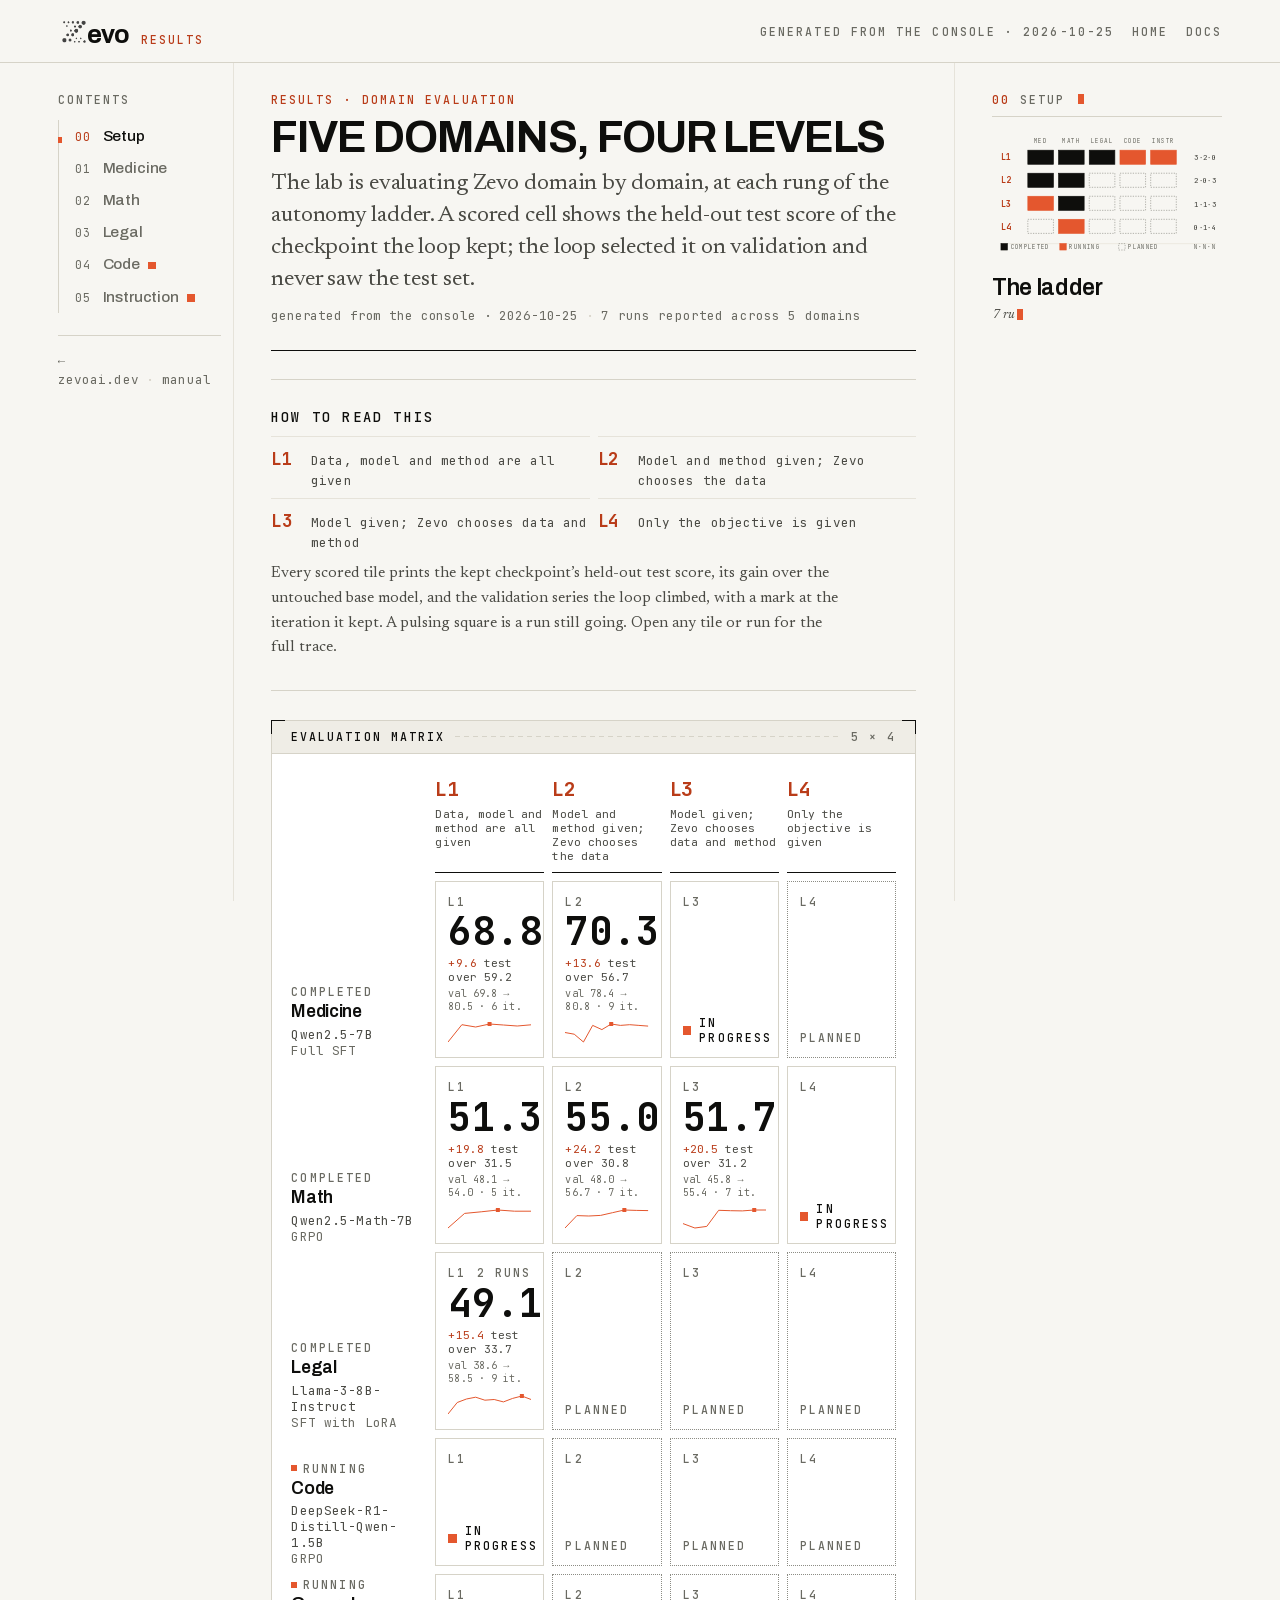
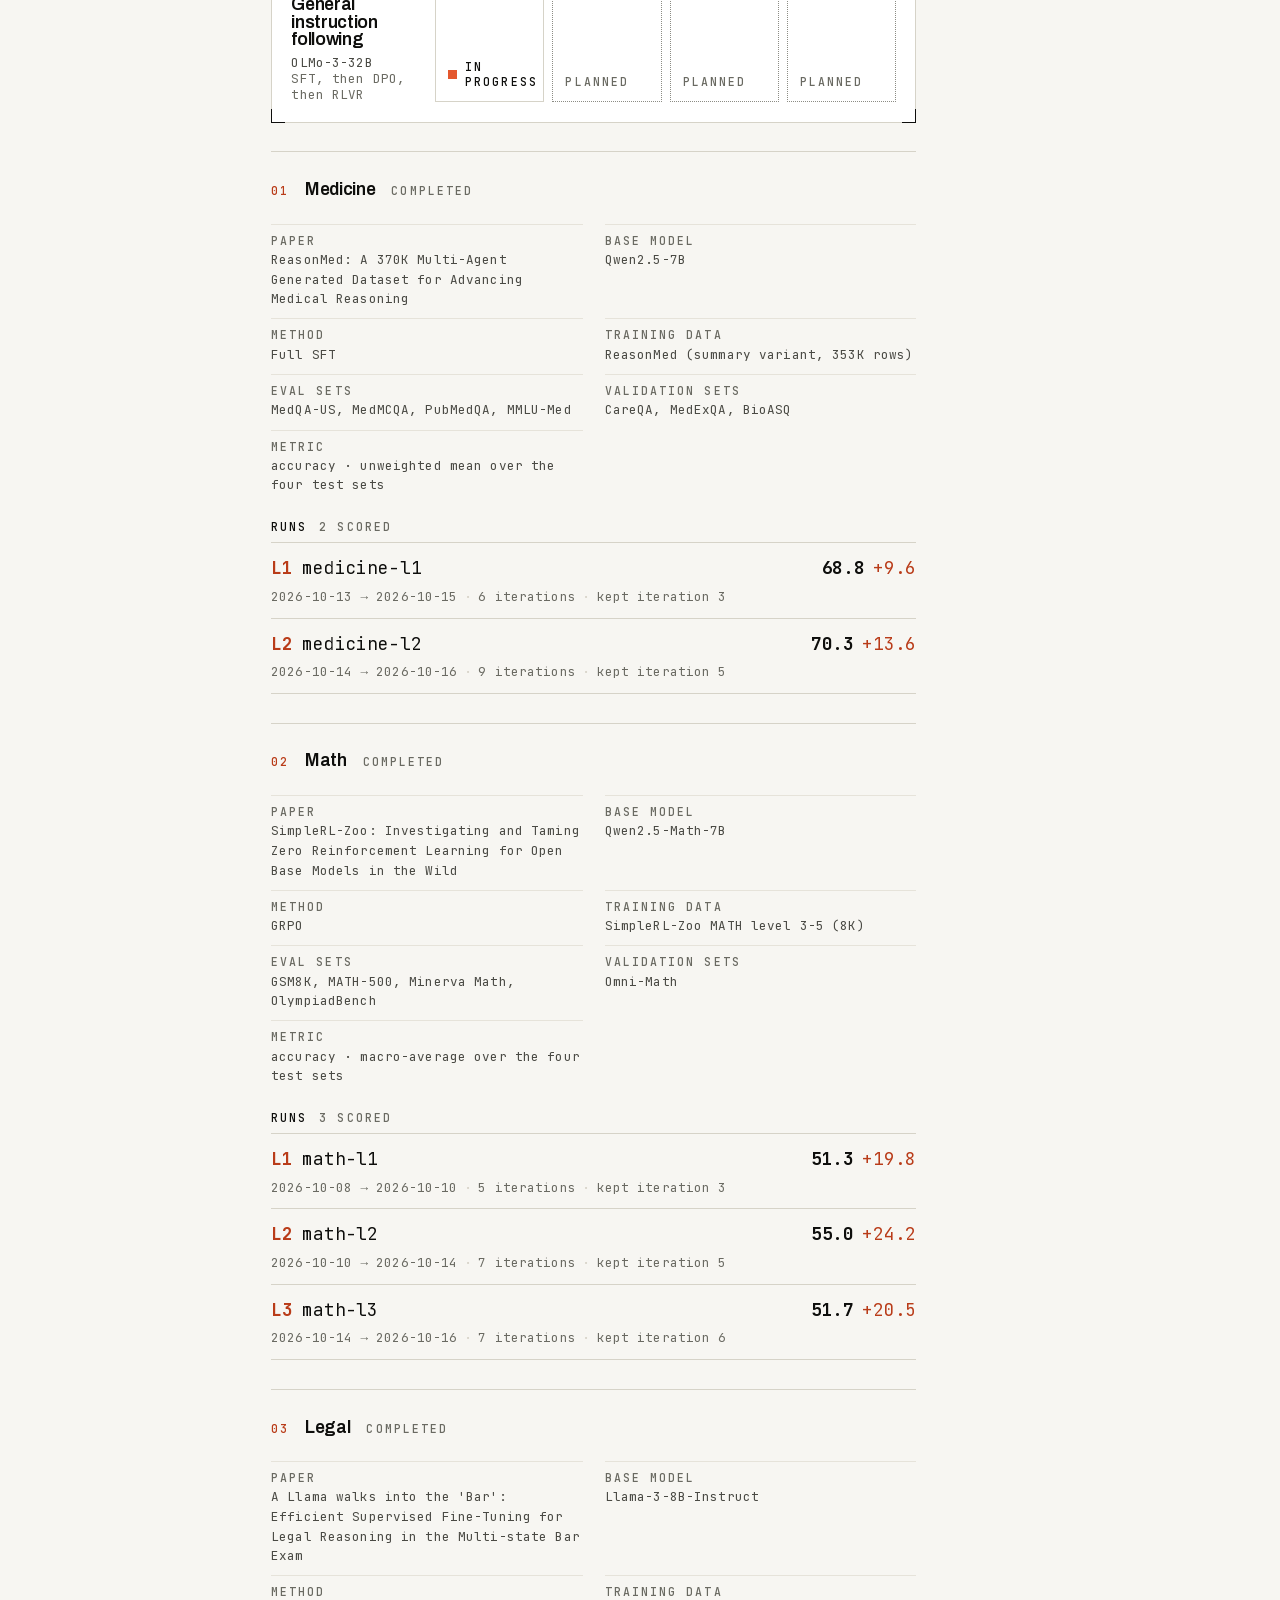
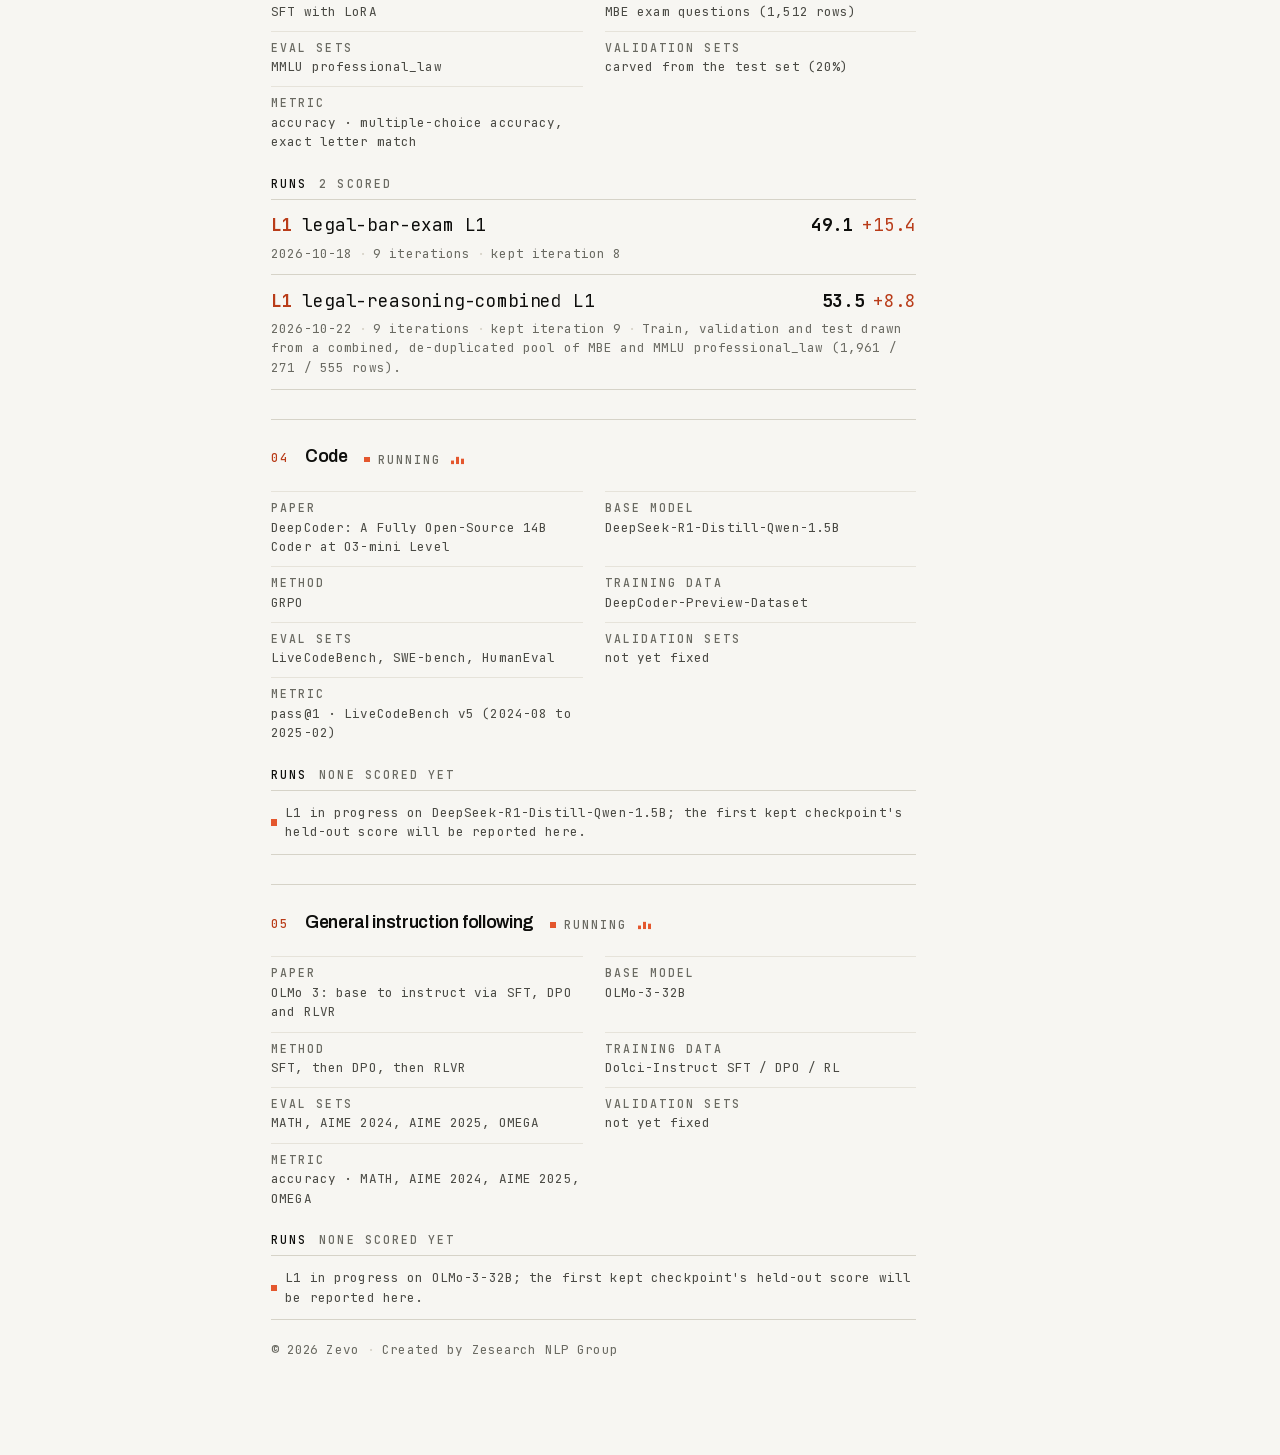
<file: results/index.html>
<!DOCTYPE html><!--NODKyBwn5Qu2JpAEFzT_c--><html lang="en" class="__variable_b19981 __variable_4f25ca __variable_a74ce6 __variable_f89b3a" style="--accent:#e4572e"><head><meta charSet="utf-8"/><meta name="viewport" content="width=device-width, initial-scale=1"/><link rel="preload" href="/_next/static/media/1a4aa50920b5315c-s.p.woff2" as="font" crossorigin="" type="font/woff2"/><link rel="preload" href="/_next/static/media/4b9bb515ce6d026f-s.p.woff2" as="font" crossorigin="" type="font/woff2"/><link rel="preload" href="/_next/static/media/558ca1a6aa3cb55e-s.p.woff2" as="font" crossorigin="" type="font/woff2"/><link rel="preload" href="/_next/static/media/5611c55482296524-s.p.woff2" as="font" crossorigin="" type="font/woff2"/><link rel="preload" href="/_next/static/media/966913bad25267a8-s.p.woff2" as="font" crossorigin="" type="font/woff2"/><link rel="preload" href="/_next/static/media/cd21efaca8026c00-s.p.woff2" as="font" crossorigin="" type="font/woff2"/><link rel="preload" as="image" href="/zevo-z.png"/><link rel="stylesheet" href="/_next/static/css/e406e9185c1ee481.css" data-precedence="next"/><link rel="stylesheet" href="/_next/static/css/6fff3200ec3a9305.css" data-precedence="next"/><link rel="stylesheet" href="/_next/static/css/28ff95d3c2741dce.css" data-precedence="next"/><link rel="preload" as="script" fetchPriority="low" href="/_next/static/chunks/webpack-5fd50df6a7cff634.js"/><script src="/_next/static/chunks/c7879cf7-c19b5d874770bbb7.js" async=""></script><script src="/_next/static/chunks/508-01af1d5586d23b75.js" async=""></script><script src="/_next/static/chunks/main-app-8485bf49a39959ee.js" async=""></script><script src="/_next/static/chunks/a15d6827-5249830d63aa8efe.js" async=""></script><script src="/_next/static/chunks/941-52b110ec8b11964a.js" async=""></script><script src="/_next/static/chunks/906-7c70daa939766ae2.js" async=""></script><script src="/_next/static/chunks/app/results/page-1190cf520b3326e2.js" async=""></script><meta name="next-size-adjust" content=""/><title>Zevo — Results</title><meta name="description" content="The lab&#x27;s domain evaluation of Zevo: five domains run at each rung of the autonomy ladder, L1 to L4, with the kept checkpoint&#x27;s held-out score in every cell."/><meta name="author" content="Haoyan Yang"/><meta name="author" content="Sai Akhil Kogilathota"/><meta name="author" content="Jiawei Zhou"/><meta name="keywords" content="Zevo,self-improving agents,multi-agent systems,language model fine-tuning,Zesearch NLP Group,Stony Brook University"/><meta property="og:title" content="Zevo — From Zero to Evolved"/><meta property="og:description" content="A self-improving multi-agent system for evolving language models, from the Zesearch NLP Group at Stony Brook University."/><meta property="og:type" content="article"/><meta name="twitter:card" content="summary"/><meta name="twitter:title" content="Zevo — From Zero to Evolved"/><meta name="twitter:description" content="A self-improving multi-agent system for evolving language models, from the Zesearch NLP Group at Stony Brook University."/><link rel="icon" href="/icon.svg?2bb713b9a23e4a56" type="image/svg+xml" sizes="any"/><script src="/_next/static/chunks/polyfills-42372ed130431b0a.js" noModule=""></script></head><body class="min-h-screen bg-paper text-ink antialiased"><div hidden=""><!--$--><!--/$--></div><script>(function(){var h=document.documentElement;if(window.matchMedia&&!matchMedia("(prefers-reduced-motion: reduce)").matches){h.classList.add("rs-motion");setTimeout(function(){if(!h.dataset.rsReady)h.classList.remove("rs-motion")},2500)}})()</script><div class="rs-page"><header class="rs-bar"><div class="rs-bar-in"><a aria-label="Zevo — home" class="group flex min-w-0 items-end" href="/"><img src="/zevo-z.png" alt="" class="h-8 w-auto mix-blend-multiply"/><span class="-ml-[0.14em] font-display text-[1.6rem] font-bold leading-none tracking-[-0.05em] text-ink transition-colors group-hover:text-deep">evo</span><span class="u-label ml-3 hidden text-deep sm:inline">results</span></a><div class="rs-bar-links"><span class="u-label hidden text-faint md:inline">generated from the console · 2026-10-25</span><a class="rs-bar-link u-label hidden sm:inline-flex" href="/">home</a><a href="/docs/" class="rs-bar-link u-label hidden sm:inline-flex">docs</a><button type="button" class="rs-contents-btn u-label" aria-expanded="false" aria-controls="rs-contents"><span>00 Setup</span><span class="rs-chev" aria-hidden="true"></span></button></div></div></header><nav id="rs-contents" class="rs-rail" data-open="false" aria-label="Contents"><p class="rs-rail-cap u-label">Contents</p><ol class="rs-toc"><li><a href="#setup" class="rs-toc-link" aria-current="true"><span class="rs-toc-n" aria-hidden="true">00</span><span class="rs-toc-t"><span>Setup</span></span></a></li><li><a href="#medicine" class="rs-toc-link"><span class="rs-toc-n" aria-hidden="true">01</span><span class="rs-toc-t"><span>Medicine</span></span></a></li><li><a href="#math" class="rs-toc-link"><span class="rs-toc-n" aria-hidden="true">02</span><span class="rs-toc-t"><span>Math</span></span></a></li><li><a href="#legal" class="rs-toc-link"><span class="rs-toc-n" aria-hidden="true">03</span><span class="rs-toc-t"><span>Legal</span></span></a></li><li><a href="#code" class="rs-toc-link"><span class="rs-toc-n" aria-hidden="true">04</span><span class="rs-toc-t"><span>Code</span><span class="rs-live" aria-label="running"></span></span></a></li><li><a href="#instruct" class="rs-toc-link"><span class="rs-toc-n" aria-hidden="true">05</span><span class="rs-toc-t"><span>Instruction</span><span class="rs-live" aria-label="running"></span></span></a></li></ol><p class="rs-rail-foot u-caption"><a href="/">← zevoai.dev</a><span aria-hidden="true" class="mx-[0.6em] text-rule">·</span><a href="/docs/">manual</a></p></nav><aside class="rs-plate" aria-hidden="true"><figure class="rs-plate-in"><p class="rs-plate-head u-label"><span class="text-deep">00</span><span>Setup</span><span class="rs-cur rs-cur-blink"></span></p><div class="rs-plate-art"><svg viewBox="0 0 360 200" role="presentation"><text x="76" y="18" text-anchor="middle" font-family="var(--font-mono)" font-size="9.5" letter-spacing="0.08em" fill="#6a6a62">MED</text><text x="124" y="18" text-anchor="middle" font-family="var(--font-mono)" font-size="9.5" letter-spacing="0.08em" fill="#6a6a62">MATH</text><text x="172" y="18" text-anchor="middle" font-family="var(--font-mono)" font-size="9.5" letter-spacing="0.08em" fill="#6a6a62">LEGAL</text><text x="220" y="18" text-anchor="middle" font-family="var(--font-mono)" font-size="9.5" letter-spacing="0.08em" fill="#6a6a62">CODE</text><text x="268" y="18" text-anchor="middle" font-family="var(--font-mono)" font-size="9.5" letter-spacing="0.08em" fill="#6a6a62">INSTR</text><g><text x="14" y="46" font-family="var(--font-mono)" font-size="13" font-weight="700" fill="#b93c19">L1</text><rect x="56" y="30" width="40" height="22" fill="#0e0e0c" stroke="#0e0e0c" stroke-width="1"></rect><rect x="104" y="30" width="40" height="22" fill="#0e0e0c" stroke="#0e0e0c" stroke-width="1"></rect><rect x="152" y="30" width="40" height="22" fill="#0e0e0c" stroke="#0e0e0c" stroke-width="1"></rect><rect x="200" y="30" width="40" height="22" fill="#e4572e" stroke="#e4572e" stroke-width="1" class="rs-live-svg"></rect><rect x="248" y="30" width="40" height="22" fill="#e4572e" stroke="#e4572e" stroke-width="1" class="rs-live-svg"></rect><text x="350" y="46" text-anchor="end" font-family="var(--font-mono)" font-size="11" letter-spacing="0.04em" fill="#4a4a44">3<!-- -->·<!-- -->2<!-- -->·<!-- -->0</text></g><g><text x="14" y="82" font-family="var(--font-mono)" font-size="13" font-weight="700" fill="#b93c19">L2</text><rect x="56" y="66" width="40" height="22" fill="#0e0e0c" stroke="#0e0e0c" stroke-width="1"></rect><rect x="104" y="66" width="40" height="22" fill="#0e0e0c" stroke="#0e0e0c" stroke-width="1"></rect><rect x="152" y="66" width="40" height="22" fill="none" stroke="#8c8c84" stroke-width="1" stroke-dasharray="2 2"></rect><rect x="200" y="66" width="40" height="22" fill="none" stroke="#8c8c84" stroke-width="1" stroke-dasharray="2 2"></rect><rect x="248" y="66" width="40" height="22" fill="none" stroke="#8c8c84" stroke-width="1" stroke-dasharray="2 2"></rect><text x="350" y="82" text-anchor="end" font-family="var(--font-mono)" font-size="11" letter-spacing="0.04em" fill="#4a4a44">2<!-- -->·<!-- -->0<!-- -->·<!-- -->3</text></g><g><text x="14" y="118" font-family="var(--font-mono)" font-size="13" font-weight="700" fill="#b93c19">L3</text><rect x="56" y="102" width="40" height="22" fill="#e4572e" stroke="#e4572e" stroke-width="1" class="rs-live-svg"></rect><rect x="104" y="102" width="40" height="22" fill="#0e0e0c" stroke="#0e0e0c" stroke-width="1"></rect><rect x="152" y="102" width="40" height="22" fill="none" stroke="#8c8c84" stroke-width="1" stroke-dasharray="2 2"></rect><rect x="200" y="102" width="40" height="22" fill="none" stroke="#8c8c84" stroke-width="1" stroke-dasharray="2 2"></rect><rect x="248" y="102" width="40" height="22" fill="none" stroke="#8c8c84" stroke-width="1" stroke-dasharray="2 2"></rect><text x="350" y="118" text-anchor="end" font-family="var(--font-mono)" font-size="11" letter-spacing="0.04em" fill="#4a4a44">1<!-- -->·<!-- -->1<!-- -->·<!-- -->3</text></g><g><text x="14" y="154" font-family="var(--font-mono)" font-size="13" font-weight="700" fill="#b93c19">L4</text><rect x="56" y="138" width="40" height="22" fill="none" stroke="#8c8c84" stroke-width="1" stroke-dasharray="2 2"></rect><rect x="104" y="138" width="40" height="22" fill="#e4572e" stroke="#e4572e" stroke-width="1" class="rs-live-svg"></rect><rect x="152" y="138" width="40" height="22" fill="none" stroke="#8c8c84" stroke-width="1" stroke-dasharray="2 2"></rect><rect x="200" y="138" width="40" height="22" fill="none" stroke="#8c8c84" stroke-width="1" stroke-dasharray="2 2"></rect><rect x="248" y="138" width="40" height="22" fill="none" stroke="#8c8c84" stroke-width="1" stroke-dasharray="2 2"></rect><text x="350" y="154" text-anchor="end" font-family="var(--font-mono)" font-size="11" letter-spacing="0.04em" fill="#4a4a44">0<!-- -->·<!-- -->1<!-- -->·<!-- -->4</text></g><line x1="14" y1="176" x2="350" y2="176" stroke="#e6e3da"></line><g transform="translate(14 184)"><rect x="0" y="-8" width="10" height="10" fill="#0e0e0c" stroke="#0e0e0c"></rect><text x="15" y="0" font-family="var(--font-mono)" font-size="9.5" letter-spacing="0.06em" fill="#6a6a62">COMPLETED</text></g><g transform="translate(106 184)"><rect x="0" y="-8" width="10" height="10" fill="#e4572e" stroke="#e4572e"></rect><text x="15" y="0" font-family="var(--font-mono)" font-size="9.5" letter-spacing="0.06em" fill="#6a6a62">RUNNING</text></g><g transform="translate(198 184)"><rect x="0" y="-8" width="10" height="10" fill="none" stroke="#8c8c84" stroke-dasharray="2 2"></rect><text x="15" y="0" font-family="var(--font-mono)" font-size="9.5" letter-spacing="0.06em" fill="#6a6a62">PLANNED</text></g><text x="350" y="184" text-anchor="end" font-family="var(--font-mono)" font-size="9.5" letter-spacing="0.06em" fill="#6a6a62">N·N·N</text></svg></div><figcaption class="rs-plate-foot"><span class="rs-plate-name">The ladder</span><span class="rs-plate-cap">7 runs scored across 5 domains: 6 cells completed, 4 running, 10 planned. Rungs down, domains across.</span></figcaption></figure></aside><main class="rs-doc"><article><header class="rs-masthead"><p class="u-label text-deep">Results · domain evaluation</p><h1 id="setup" data-rs-heading="setup" class="rs-h2 u-pane-title mt-[var(--head-lead)]">Five domains, four levels</h1><p class="u-standfirst mt-[var(--head-lead)]">The lab is evaluating Zevo domain by domain, at each rung of the autonomy ladder. A scored cell shows the held-out test score of the checkpoint the loop kept; the loop selected it on validation and never saw the test set.</p><p class="u-caption mt-[var(--head-lead)] text-faint"><span class="u-data">generated from the console · 2026-10-25</span><span aria-hidden="true" class="mx-[0.6em] text-rule">·</span>7<!-- --> runs reported across <!-- -->5<!-- --> domains</p></header><div class="rs-sec"><p class="u-label-lg mb-[var(--head-lead)] text-ink">How to read this</p><ol class="grid gap-2 sm:grid-cols-2"><li class="flex items-baseline gap-3 border-t border-hair pt-2"><span class="u-data w-7 shrink-0 font-bold text-deep">L1</span><span class="u-caption text-quiet">Data, model and method are all given</span></li><li class="flex items-baseline gap-3 border-t border-hair pt-2"><span class="u-data w-7 shrink-0 font-bold text-deep">L2</span><span class="u-caption text-quiet">Model and method given; Zevo chooses the data</span></li><li class="flex items-baseline gap-3 border-t border-hair pt-2"><span class="u-data w-7 shrink-0 font-bold text-deep">L3</span><span class="u-caption text-quiet">Model given; Zevo chooses data and method</span></li><li class="flex items-baseline gap-3 border-t border-hair pt-2"><span class="u-data w-7 shrink-0 font-bold text-deep">L4</span><span class="u-caption text-quiet">Only the objective is given</span></li></ol><p class="u-body-sm mt-[var(--head-lead)]">Every scored tile prints the kept checkpoint’s held-out test score, its gain over the untouched base model, and the validation series the loop climbed, with a mark at the iteration it kept. A pulsing square is a run still going. Open any tile or run for the full trace.</p></div><div class="rs-sec"><div class="panel " data-reveal="true"><span aria-hidden="true"><span class="pointer-events-none absolute h-[var(--bracket)] w-[var(--bracket)]" style="left:calc(var(--rule-w) * -1);top:calc(var(--rule-w) * -1);border-color:var(--ink);border-left-width:var(--rule-w);border-top-width:var(--rule-w)"></span><span class="pointer-events-none absolute h-[var(--bracket)] w-[var(--bracket)]" style="right:calc(var(--rule-w) * -1);top:calc(var(--rule-w) * -1);border-color:var(--ink);border-right-width:var(--rule-w);border-top-width:var(--rule-w)"></span><span class="pointer-events-none absolute h-[var(--bracket)] w-[var(--bracket)]" style="left:calc(var(--rule-w) * -1);bottom:calc(var(--rule-w) * -1);border-color:var(--ink);border-left-width:var(--rule-w);border-bottom-width:var(--rule-w)"></span><span class="pointer-events-none absolute h-[var(--bracket)] w-[var(--bracket)]" style="right:calc(var(--rule-w) * -1);bottom:calc(var(--rule-w) * -1);border-color:var(--ink);border-right-width:var(--rule-w);border-bottom-width:var(--rule-w)"></span></span><header class="panel-bar panel-head"><span class="u-label text-ink">evaluation matrix</span><span aria-hidden="true" class="rule-dashed min-w-4 flex-1"></span><span class="u-label whitespace-nowrap text-faint">5 × 4</span></header><div class="panel-body"><div class="grid gap-2 grid-cols-2 md:grid-cols-[minmax(8.5rem,1.1fr)_repeat(4,minmax(0,1fr))]"><div class="hidden md:block"></div><div class="hidden border-b border-ink pb-2 md:block"><span class="u-data text-[1.25rem] font-bold text-deep">L1</span><p class="u-caption text-[calc(var(--t-mini)*0.9)] leading-tight text-quiet">Data, model and method are all given</p></div><div class="hidden border-b border-ink pb-2 md:block"><span class="u-data text-[1.25rem] font-bold text-deep">L2</span><p class="u-caption text-[calc(var(--t-mini)*0.9)] leading-tight text-quiet">Model and method given; Zevo chooses the data</p></div><div class="hidden border-b border-ink pb-2 md:block"><span class="u-data text-[1.25rem] font-bold text-deep">L3</span><p class="u-caption text-[calc(var(--t-mini)*0.9)] leading-tight text-quiet">Model given; Zevo chooses data and method</p></div><div class="hidden border-b border-ink pb-2 md:block"><span class="u-data text-[1.25rem] font-bold text-deep">L4</span><p class="u-caption text-[calc(var(--t-mini)*0.9)] leading-tight text-quiet">Only the objective is given</p></div><div class="contents"><div class="col-span-2 flex min-w-0 flex-col justify-end border-t border-rule pt-3 md:col-span-1 md:border-t-0 md:pt-0 md:pr-3"><span class="u-label flex items-center gap-1.5 text-faint">completed</span><h3 class="u-display-sm mt-1 text-[var(--t-h3)] leading-none"><a href="#medicine" class="hover:text-deep">Medicine</a></h3><p class="u-caption mt-1.5 leading-tight text-quiet [overflow-wrap:anywhere]">Qwen2.5-7B</p><p class="u-caption leading-tight text-faint">Full SFT</p></div><button type="button" data-rs-open="medicine-l1" data-rs-arrive="true" aria-haspopup="dialog" aria-controls="rs-drawer" aria-label="Open medicine-l1, Medicine at L1" class="rs-tile flex min-h-[8rem] w-full flex-col gap-1 border border-rule bg-plate p-3 text-left"><span class="flex w-full items-baseline justify-between"><span class="u-label text-faint">L1</span></span><span data-rs-count="true" data-from="59.2" data-to="68.8" data-dec="1" class="u-data text-[clamp(1.9rem,1.5rem+1.2vw,2.8rem)] font-bold leading-none text-ink">68.8</span><span data-rs-fade="true" class="u-caption text-[calc(var(--t-mini)*0.9)] leading-tight text-quiet"><span class="text-deep">+9.6</span> test over <!-- -->59.2</span><span data-rs-fade="true" class="u-caption text-[calc(var(--t-mini)*0.8)] leading-tight text-faint">val <!-- -->69.8<!-- --> → <!-- -->80.5<!-- --> · <!-- -->6<!-- --> it.</span><span class="mt-auto w-full pt-1"><svg viewBox="0 0 100 24" class="h-6 w-full" aria-hidden="true" preserveAspectRatio="none"><path d="M 0.0 21.0 L 16.7 3.7 L 33.3 6.0 L 50.0 3.0 L 66.7 4.0 L 83.3 5.0 L 100.0 3.8" fill="none" stroke="#e4572e" stroke-width="1" vector-effect="non-scaling-stroke"></path><path d="M 50.0 3.0 h 0.01" stroke="#e4572e" stroke-width="4" stroke-linecap="square" vector-effect="non-scaling-stroke"></path></svg></span></button><button type="button" data-rs-open="medicine-l2" data-rs-arrive="true" aria-haspopup="dialog" aria-controls="rs-drawer" aria-label="Open medicine-l2, Medicine at L2" class="rs-tile flex min-h-[8rem] w-full flex-col gap-1 border border-rule bg-plate p-3 text-left"><span class="flex w-full items-baseline justify-between"><span class="u-label text-faint">L2</span></span><span data-rs-count="true" data-from="56.7" data-to="70.3" data-dec="1" class="u-data text-[clamp(1.9rem,1.5rem+1.2vw,2.8rem)] font-bold leading-none text-ink">70.3</span><span data-rs-fade="true" class="u-caption text-[calc(var(--t-mini)*0.9)] leading-tight text-quiet"><span class="text-deep">+13.6</span> test over <!-- -->56.7</span><span data-rs-fade="true" class="u-caption text-[calc(var(--t-mini)*0.8)] leading-tight text-faint">val <!-- -->78.4<!-- --> → <!-- -->80.8<!-- --> · <!-- -->9<!-- --> it.</span><span class="mt-auto w-full pt-1"><svg viewBox="0 0 100 24" class="h-6 w-full" aria-hidden="true" preserveAspectRatio="none"><path d="M 0.0 11.5 L 11.1 13.2 L 22.2 21.0 L 33.3 4.4 L 44.4 8.6 L 55.6 3.0 L 66.7 4.4 L 77.8 3.7 L 88.9 4.4 L 100.0 5.1" fill="none" stroke="#e4572e" stroke-width="1" vector-effect="non-scaling-stroke"></path><path d="M 55.6 3.0 h 0.01" stroke="#e4572e" stroke-width="4" stroke-linecap="square" vector-effect="non-scaling-stroke"></path></svg></span></button><div class="rs-scan flex min-h-[8rem] flex-col gap-1 border border-rule p-3"><span class="u-label text-faint">L3</span><span class="mt-auto flex items-center gap-2"><span class="rs-live" aria-hidden="true"></span><span class="u-label text-ink">in progress</span></span></div><div class="flex min-h-[8rem] flex-col gap-1 border border-dotted border-mute p-3"><span class="u-label text-faint">L4</span><span class="u-label mt-auto text-faint">planned</span></div></div><div class="contents"><div class="col-span-2 flex min-w-0 flex-col justify-end border-t border-rule pt-3 md:col-span-1 md:border-t-0 md:pt-0 md:pr-3"><span class="u-label flex items-center gap-1.5 text-faint">completed</span><h3 class="u-display-sm mt-1 text-[var(--t-h3)] leading-none"><a href="#math" class="hover:text-deep">Math</a></h3><p class="u-caption mt-1.5 leading-tight text-quiet [overflow-wrap:anywhere]">Qwen2.5-Math-7B</p><p class="u-caption leading-tight text-faint">GRPO</p></div><button type="button" data-rs-open="math-l1" data-rs-arrive="true" aria-haspopup="dialog" aria-controls="rs-drawer" aria-label="Open math-l1, Math at L1" class="rs-tile flex min-h-[8rem] w-full flex-col gap-1 border border-rule bg-plate p-3 text-left"><span class="flex w-full items-baseline justify-between"><span class="u-label text-faint">L1</span></span><span data-rs-count="true" data-from="31.5" data-to="51.3" data-dec="1" class="u-data text-[clamp(1.9rem,1.5rem+1.2vw,2.8rem)] font-bold leading-none text-ink">51.3</span><span data-rs-fade="true" class="u-caption text-[calc(var(--t-mini)*0.9)] leading-tight text-quiet"><span class="text-deep">+19.8</span> test over <!-- -->31.5</span><span data-rs-fade="true" class="u-caption text-[calc(var(--t-mini)*0.8)] leading-tight text-faint">val <!-- -->48.1<!-- --> → <!-- -->54.0<!-- --> · <!-- -->5<!-- --> it.</span><span class="mt-auto w-full pt-1"><svg viewBox="0 0 100 24" class="h-6 w-full" aria-hidden="true" preserveAspectRatio="none"><path d="M 0.0 21.0 L 20.0 6.4 L 40.0 4.8 L 60.0 3.0 L 80.0 4.2 L 100.0 4.2" fill="none" stroke="#e4572e" stroke-width="1" vector-effect="non-scaling-stroke"></path><path d="M 60.0 3.0 h 0.01" stroke="#e4572e" stroke-width="4" stroke-linecap="square" vector-effect="non-scaling-stroke"></path></svg></span></button><button type="button" data-rs-open="math-l2" data-rs-arrive="true" aria-haspopup="dialog" aria-controls="rs-drawer" aria-label="Open math-l2, Math at L2" class="rs-tile flex min-h-[8rem] w-full flex-col gap-1 border border-rule bg-plate p-3 text-left"><span class="flex w-full items-baseline justify-between"><span class="u-label text-faint">L2</span></span><span data-rs-count="true" data-from="30.8" data-to="55" data-dec="1" class="u-data text-[clamp(1.9rem,1.5rem+1.2vw,2.8rem)] font-bold leading-none text-ink">55.0</span><span data-rs-fade="true" class="u-caption text-[calc(var(--t-mini)*0.9)] leading-tight text-quiet"><span class="text-deep">+24.2</span> test over <!-- -->30.8</span><span data-rs-fade="true" class="u-caption text-[calc(var(--t-mini)*0.8)] leading-tight text-faint">val <!-- -->48.0<!-- --> → <!-- -->56.7<!-- --> · <!-- -->7<!-- --> it.</span><span class="mt-auto w-full pt-1"><svg viewBox="0 0 100 24" class="h-6 w-full" aria-hidden="true" preserveAspectRatio="none"><path d="M 0.0 21.0 L 14.3 8.6 L 28.6 9.0 L 42.9 8.4 L 57.1 5.7 L 71.4 3.0 L 85.7 3.4 L 100.0 3.6" fill="none" stroke="#e4572e" stroke-width="1" vector-effect="non-scaling-stroke"></path><path d="M 71.4 3.0 h 0.01" stroke="#e4572e" stroke-width="4" stroke-linecap="square" vector-effect="non-scaling-stroke"></path></svg></span></button><button type="button" data-rs-open="math-l3" data-rs-arrive="true" aria-haspopup="dialog" aria-controls="rs-drawer" aria-label="Open math-l3, Math at L3" class="rs-tile flex min-h-[8rem] w-full flex-col gap-1 border border-rule bg-plate p-3 text-left"><span class="flex w-full items-baseline justify-between"><span class="u-label text-faint">L3</span></span><span data-rs-count="true" data-from="31.2" data-to="51.7" data-dec="1" class="u-data text-[clamp(1.9rem,1.5rem+1.2vw,2.8rem)] font-bold leading-none text-ink">51.7</span><span data-rs-fade="true" class="u-caption text-[calc(var(--t-mini)*0.9)] leading-tight text-quiet"><span class="text-deep">+20.5</span> test over <!-- -->31.2</span><span data-rs-fade="true" class="u-caption text-[calc(var(--t-mini)*0.8)] leading-tight text-faint">val <!-- -->45.8<!-- --> → <!-- -->55.4<!-- --> · <!-- -->7<!-- --> it.</span><span class="mt-auto w-full pt-1"><svg viewBox="0 0 100 24" class="h-6 w-full" aria-hidden="true" preserveAspectRatio="none"><path d="M 0.0 16.6 L 14.3 21.0 L 28.6 19.4 L 42.9 3.3 L 57.1 3.7 L 71.4 3.9 L 85.7 3.0 L 100.0 3.0" fill="none" stroke="#e4572e" stroke-width="1" vector-effect="non-scaling-stroke"></path><path d="M 85.7 3.0 h 0.01" stroke="#e4572e" stroke-width="4" stroke-linecap="square" vector-effect="non-scaling-stroke"></path></svg></span></button><div class="rs-scan flex min-h-[8rem] flex-col gap-1 border border-rule p-3"><span class="u-label text-faint">L4</span><span class="mt-auto flex items-center gap-2"><span class="rs-live" aria-hidden="true"></span><span class="u-label text-ink">in progress</span></span></div></div><div class="contents"><div class="col-span-2 flex min-w-0 flex-col justify-end border-t border-rule pt-3 md:col-span-1 md:border-t-0 md:pt-0 md:pr-3"><span class="u-label flex items-center gap-1.5 text-faint">completed</span><h3 class="u-display-sm mt-1 text-[var(--t-h3)] leading-none"><a href="#legal" class="hover:text-deep">Legal</a></h3><p class="u-caption mt-1.5 leading-tight text-quiet [overflow-wrap:anywhere]">Llama-3-8B-Instruct</p><p class="u-caption leading-tight text-faint">SFT with LoRA</p></div><button type="button" data-rs-open="legal-bar-exam-l1" data-rs-arrive="true" aria-haspopup="dialog" aria-controls="rs-drawer" aria-label="Open legal-bar-exam L1, Legal at L1" class="rs-tile flex min-h-[8rem] w-full flex-col gap-1 border border-rule bg-plate p-3 text-left"><span class="flex w-full items-baseline justify-between"><span class="u-label text-faint">L1</span><span class="u-label text-faint">2<!-- --> runs</span></span><span data-rs-count="true" data-from="33.7" data-to="49.1" data-dec="1" class="u-data text-[clamp(1.9rem,1.5rem+1.2vw,2.8rem)] font-bold leading-none text-ink">49.1</span><span data-rs-fade="true" class="u-caption text-[calc(var(--t-mini)*0.9)] leading-tight text-quiet"><span class="text-deep">+15.4</span> test over <!-- -->33.7</span><span data-rs-fade="true" class="u-caption text-[calc(var(--t-mini)*0.8)] leading-tight text-faint">val <!-- -->38.6<!-- --> → <!-- -->58.5<!-- --> · <!-- -->9<!-- --> it.</span><span class="mt-auto w-full pt-1"><svg viewBox="0 0 100 24" class="h-6 w-full" aria-hidden="true" preserveAspectRatio="none"><path d="M 0.0 21.0 L 11.1 9.5 L 22.2 6.0 L 33.3 4.2 L 44.4 7.2 L 55.6 6.5 L 66.7 8.9 L 77.8 5.4 L 88.9 3.0 L 100.0 6.5" fill="none" stroke="#e4572e" stroke-width="1" vector-effect="non-scaling-stroke"></path><path d="M 88.9 3.0 h 0.01" stroke="#e4572e" stroke-width="4" stroke-linecap="square" vector-effect="non-scaling-stroke"></path></svg></span></button><div class="flex min-h-[8rem] flex-col gap-1 border border-dotted border-mute p-3"><span class="u-label text-faint">L2</span><span class="u-label mt-auto text-faint">planned</span></div><div class="flex min-h-[8rem] flex-col gap-1 border border-dotted border-mute p-3"><span class="u-label text-faint">L3</span><span class="u-label mt-auto text-faint">planned</span></div><div class="flex min-h-[8rem] flex-col gap-1 border border-dotted border-mute p-3"><span class="u-label text-faint">L4</span><span class="u-label mt-auto text-faint">planned</span></div></div><div class="contents"><div class="col-span-2 flex min-w-0 flex-col justify-end border-t border-rule pt-3 md:col-span-1 md:border-t-0 md:pt-0 md:pr-3"><span class="u-label flex items-center gap-1.5 text-faint"><span class="rs-live" aria-hidden="true"></span>running</span><h3 class="u-display-sm mt-1 text-[var(--t-h3)] leading-none"><a href="#code" class="hover:text-deep">Code</a></h3><p class="u-caption mt-1.5 leading-tight text-quiet [overflow-wrap:anywhere]">DeepSeek-R1-Distill-Qwen-1.5B</p><p class="u-caption leading-tight text-faint">GRPO</p></div><div class="rs-scan flex min-h-[8rem] flex-col gap-1 border border-rule p-3"><span class="u-label text-faint">L1</span><span class="mt-auto flex items-center gap-2"><span class="rs-live" aria-hidden="true"></span><span class="u-label text-ink">in progress</span></span></div><div class="flex min-h-[8rem] flex-col gap-1 border border-dotted border-mute p-3"><span class="u-label text-faint">L2</span><span class="u-label mt-auto text-faint">planned</span></div><div class="flex min-h-[8rem] flex-col gap-1 border border-dotted border-mute p-3"><span class="u-label text-faint">L3</span><span class="u-label mt-auto text-faint">planned</span></div><div class="flex min-h-[8rem] flex-col gap-1 border border-dotted border-mute p-3"><span class="u-label text-faint">L4</span><span class="u-label mt-auto text-faint">planned</span></div></div><div class="contents"><div class="col-span-2 flex min-w-0 flex-col justify-end border-t border-rule pt-3 md:col-span-1 md:border-t-0 md:pt-0 md:pr-3"><span class="u-label flex items-center gap-1.5 text-faint"><span class="rs-live" aria-hidden="true"></span>running</span><h3 class="u-display-sm mt-1 text-[var(--t-h3)] leading-none"><a href="#instruct" class="hover:text-deep">General instruction following</a></h3><p class="u-caption mt-1.5 leading-tight text-quiet [overflow-wrap:anywhere]">OLMo-3-32B</p><p class="u-caption leading-tight text-faint">SFT, then DPO, then RLVR</p></div><div class="rs-scan flex min-h-[8rem] flex-col gap-1 border border-rule p-3"><span class="u-label text-faint">L1</span><span class="mt-auto flex items-center gap-2"><span class="rs-live" aria-hidden="true"></span><span class="u-label text-ink">in progress</span></span></div><div class="flex min-h-[8rem] flex-col gap-1 border border-dotted border-mute p-3"><span class="u-label text-faint">L2</span><span class="u-label mt-auto text-faint">planned</span></div><div class="flex min-h-[8rem] flex-col gap-1 border border-dotted border-mute p-3"><span class="u-label text-faint">L3</span><span class="u-label mt-auto text-faint">planned</span></div><div class="flex min-h-[8rem] flex-col gap-1 border border-dotted border-mute p-3"><span class="u-label text-faint">L4</span><span class="u-label mt-auto text-faint">planned</span></div></div></div></div></div></div><section class="rs-sec" aria-labelledby="medicine"><header class="rs-sec-head"><h2 id="medicine" data-rs-heading="medicine" class="rs-h2 u-display-sm flex items-baseline gap-4 text-[var(--t-h2)]"><span class="u-label text-[var(--t-rail)] text-deep">01</span><span>Medicine</span></h2><span class="u-label flex items-center gap-2 text-faint">completed</span></header><dl class="rs-facts u-caption"><div><dt class="u-label">Paper</dt><dd>ReasonMed: A 370K Multi-Agent Generated Dataset for Advancing Medical Reasoning</dd></div><div><dt class="u-label">Base model</dt><dd>Qwen2.5-7B</dd></div><div><dt class="u-label">Method</dt><dd>Full SFT</dd></div><div><dt class="u-label">Training data</dt><dd>ReasonMed (summary variant, 353K rows)</dd></div><div><dt class="u-label">Eval sets</dt><dd>MedQA-US, MedMCQA, PubMedQA, MMLU-Med</dd></div><div><dt class="u-label">Validation sets</dt><dd>CareQA, MedExQA, BioASQ</dd></div><div><dt class="u-label">Metric</dt><dd>accuracy · unweighted mean over the four test sets</dd></div></dl><div class="mt-[var(--head-gap)]"><p class="u-label mb-2 flex items-baseline gap-3 text-ink">Runs<span class="text-faint">2 scored</span></p><div><button type="button" data-rs-open="medicine-l1" aria-haspopup="dialog" aria-controls="rs-drawer" class="rs-run"><span class="rs-run-name"><span class="u-data font-bold text-deep">L1</span><span class="u-data text-[var(--t-sm)] text-ink">medicine-l1</span></span><span class="rs-run-score u-data text-[var(--t-sm)]"><span class="font-bold text-ink">68.8</span><span class="ml-2 text-deep">+9.6</span></span><span class="u-caption col-span-2 text-faint">2026-10-13<!-- --> → 2026-10-15<span aria-hidden="true" class="mx-[0.5em] text-rule">·</span>6<!-- --> iterations<span aria-hidden="true" class="mx-[0.5em] text-rule">·</span>kept iteration <!-- -->3</span></button><button type="button" data-rs-open="medicine-l2" aria-haspopup="dialog" aria-controls="rs-drawer" class="rs-run"><span class="rs-run-name"><span class="u-data font-bold text-deep">L2</span><span class="u-data text-[var(--t-sm)] text-ink">medicine-l2</span></span><span class="rs-run-score u-data text-[var(--t-sm)]"><span class="font-bold text-ink">70.3</span><span class="ml-2 text-deep">+13.6</span></span><span class="u-caption col-span-2 text-faint">2026-10-14<!-- --> → 2026-10-16<span aria-hidden="true" class="mx-[0.5em] text-rule">·</span>9<!-- --> iterations<span aria-hidden="true" class="mx-[0.5em] text-rule">·</span>kept iteration <!-- -->5</span></button></div></div></section><section class="rs-sec" aria-labelledby="math"><header class="rs-sec-head"><h2 id="math" data-rs-heading="math" class="rs-h2 u-display-sm flex items-baseline gap-4 text-[var(--t-h2)]"><span class="u-label text-[var(--t-rail)] text-deep">02</span><span>Math</span></h2><span class="u-label flex items-center gap-2 text-faint">completed</span></header><dl class="rs-facts u-caption"><div><dt class="u-label">Paper</dt><dd>SimpleRL-Zoo: Investigating and Taming Zero Reinforcement Learning for Open Base Models in the Wild</dd></div><div><dt class="u-label">Base model</dt><dd>Qwen2.5-Math-7B</dd></div><div><dt class="u-label">Method</dt><dd>GRPO</dd></div><div><dt class="u-label">Training data</dt><dd>SimpleRL-Zoo MATH level 3-5 (8K)</dd></div><div><dt class="u-label">Eval sets</dt><dd>GSM8K, MATH-500, Minerva Math, OlympiadBench</dd></div><div><dt class="u-label">Validation sets</dt><dd>Omni-Math</dd></div><div><dt class="u-label">Metric</dt><dd>accuracy · macro-average over the four test sets</dd></div></dl><div class="mt-[var(--head-gap)]"><p class="u-label mb-2 flex items-baseline gap-3 text-ink">Runs<span class="text-faint">3 scored</span></p><div><button type="button" data-rs-open="math-l1" aria-haspopup="dialog" aria-controls="rs-drawer" class="rs-run"><span class="rs-run-name"><span class="u-data font-bold text-deep">L1</span><span class="u-data text-[var(--t-sm)] text-ink">math-l1</span></span><span class="rs-run-score u-data text-[var(--t-sm)]"><span class="font-bold text-ink">51.3</span><span class="ml-2 text-deep">+19.8</span></span><span class="u-caption col-span-2 text-faint">2026-10-08<!-- --> → 2026-10-10<span aria-hidden="true" class="mx-[0.5em] text-rule">·</span>5<!-- --> iterations<span aria-hidden="true" class="mx-[0.5em] text-rule">·</span>kept iteration <!-- -->3</span></button><button type="button" data-rs-open="math-l2" aria-haspopup="dialog" aria-controls="rs-drawer" class="rs-run"><span class="rs-run-name"><span class="u-data font-bold text-deep">L2</span><span class="u-data text-[var(--t-sm)] text-ink">math-l2</span></span><span class="rs-run-score u-data text-[var(--t-sm)]"><span class="font-bold text-ink">55.0</span><span class="ml-2 text-deep">+24.2</span></span><span class="u-caption col-span-2 text-faint">2026-10-10<!-- --> → 2026-10-14<span aria-hidden="true" class="mx-[0.5em] text-rule">·</span>7<!-- --> iterations<span aria-hidden="true" class="mx-[0.5em] text-rule">·</span>kept iteration <!-- -->5</span></button><button type="button" data-rs-open="math-l3" aria-haspopup="dialog" aria-controls="rs-drawer" class="rs-run"><span class="rs-run-name"><span class="u-data font-bold text-deep">L3</span><span class="u-data text-[var(--t-sm)] text-ink">math-l3</span></span><span class="rs-run-score u-data text-[var(--t-sm)]"><span class="font-bold text-ink">51.7</span><span class="ml-2 text-deep">+20.5</span></span><span class="u-caption col-span-2 text-faint">2026-10-14<!-- --> → 2026-10-16<span aria-hidden="true" class="mx-[0.5em] text-rule">·</span>7<!-- --> iterations<span aria-hidden="true" class="mx-[0.5em] text-rule">·</span>kept iteration <!-- -->6</span></button></div></div></section><section class="rs-sec" aria-labelledby="legal"><header class="rs-sec-head"><h2 id="legal" data-rs-heading="legal" class="rs-h2 u-display-sm flex items-baseline gap-4 text-[var(--t-h2)]"><span class="u-label text-[var(--t-rail)] text-deep">03</span><span>Legal</span></h2><span class="u-label flex items-center gap-2 text-faint">completed</span></header><dl class="rs-facts u-caption"><div><dt class="u-label">Paper</dt><dd>A Llama walks into the &#x27;Bar&#x27;: Efficient Supervised Fine-Tuning for Legal Reasoning in the Multi-state Bar Exam</dd></div><div><dt class="u-label">Base model</dt><dd>Llama-3-8B-Instruct</dd></div><div><dt class="u-label">Method</dt><dd>SFT with LoRA</dd></div><div><dt class="u-label">Training data</dt><dd>MBE exam questions (1,512 rows)</dd></div><div><dt class="u-label">Eval sets</dt><dd>MMLU professional_law</dd></div><div><dt class="u-label">Validation sets</dt><dd>carved from the test set (20%)</dd></div><div><dt class="u-label">Metric</dt><dd>accuracy · multiple-choice accuracy, exact letter match</dd></div></dl><div class="mt-[var(--head-gap)]"><p class="u-label mb-2 flex items-baseline gap-3 text-ink">Runs<span class="text-faint">2 scored</span></p><div><button type="button" data-rs-open="legal-bar-exam-l1" aria-haspopup="dialog" aria-controls="rs-drawer" class="rs-run"><span class="rs-run-name"><span class="u-data font-bold text-deep">L1</span><span class="u-data text-[var(--t-sm)] text-ink">legal-bar-exam L1</span></span><span class="rs-run-score u-data text-[var(--t-sm)]"><span class="font-bold text-ink">49.1</span><span class="ml-2 text-deep">+15.4</span></span><span class="u-caption col-span-2 text-faint">2026-10-18<span aria-hidden="true" class="mx-[0.5em] text-rule">·</span>9<!-- --> iterations<span aria-hidden="true" class="mx-[0.5em] text-rule">·</span>kept iteration <!-- -->8</span></button><button type="button" data-rs-open="legal-reasoning-combined-l1" aria-haspopup="dialog" aria-controls="rs-drawer" class="rs-run"><span class="rs-run-name"><span class="u-data font-bold text-deep">L1</span><span class="u-data text-[var(--t-sm)] text-ink">legal-reasoning-combined L1</span></span><span class="rs-run-score u-data text-[var(--t-sm)]"><span class="font-bold text-ink">53.5</span><span class="ml-2 text-deep">+8.8</span></span><span class="u-caption col-span-2 text-faint">2026-10-22<span aria-hidden="true" class="mx-[0.5em] text-rule">·</span>9<!-- --> iterations<span aria-hidden="true" class="mx-[0.5em] text-rule">·</span>kept iteration <!-- -->9<span aria-hidden="true" class="mx-[0.5em] text-rule">·</span>Train, validation and test drawn from a combined, de-duplicated pool of MBE and MMLU professional_law (1,961 / 271 / 555 rows).</span></button></div></div></section><section class="rs-sec" aria-labelledby="code"><header class="rs-sec-head"><h2 id="code" data-rs-heading="code" class="rs-h2 u-display-sm flex items-baseline gap-4 text-[var(--t-h2)]"><span class="u-label text-[var(--t-rail)] text-deep">04</span><span>Code</span></h2><span class="u-label flex items-center gap-2 text-faint"><span class="rs-live" aria-hidden="true"></span>running<span class="rs-meter" aria-hidden="true"><span></span><span></span><span></span></span></span></header><dl class="rs-facts u-caption"><div><dt class="u-label">Paper</dt><dd>DeepCoder: A Fully Open-Source 14B Coder at O3-mini Level</dd></div><div><dt class="u-label">Base model</dt><dd>DeepSeek-R1-Distill-Qwen-1.5B</dd></div><div><dt class="u-label">Method</dt><dd>GRPO</dd></div><div><dt class="u-label">Training data</dt><dd>DeepCoder-Preview-Dataset</dd></div><div><dt class="u-label">Eval sets</dt><dd>LiveCodeBench, SWE-bench, HumanEval</dd></div><div><dt class="u-label">Validation sets</dt><dd>not yet fixed</dd></div><div><dt class="u-label">Metric</dt><dd>pass@1 · LiveCodeBench v5 (2024-08 to 2025-02)</dd></div></dl><div class="mt-[var(--head-gap)]"><p class="u-label mb-2 flex items-baseline gap-3 text-ink">Runs<span class="text-faint">none scored yet</span></p><p class="u-caption flex items-center gap-2 border-y border-rule py-3 text-quiet"><span class="rs-live" aria-hidden="true"></span>L1<!-- --> in progress on <!-- -->DeepSeek-R1-Distill-Qwen-1.5B<!-- -->; the first kept checkpoint&#x27;s held-out score will be reported here.</p></div></section><section class="rs-sec" aria-labelledby="instruct"><header class="rs-sec-head"><h2 id="instruct" data-rs-heading="instruct" class="rs-h2 u-display-sm flex items-baseline gap-4 text-[var(--t-h2)]"><span class="u-label text-[var(--t-rail)] text-deep">05</span><span>General instruction following</span></h2><span class="u-label flex items-center gap-2 text-faint"><span class="rs-live" aria-hidden="true"></span>running<span class="rs-meter" aria-hidden="true"><span></span><span></span><span></span></span></span></header><dl class="rs-facts u-caption"><div><dt class="u-label">Paper</dt><dd>OLMo 3: base to instruct via SFT, DPO and RLVR</dd></div><div><dt class="u-label">Base model</dt><dd>OLMo-3-32B</dd></div><div><dt class="u-label">Method</dt><dd>SFT, then DPO, then RLVR</dd></div><div><dt class="u-label">Training data</dt><dd>Dolci-Instruct SFT / DPO / RL</dd></div><div><dt class="u-label">Eval sets</dt><dd>MATH, AIME 2024, AIME 2025, OMEGA</dd></div><div><dt class="u-label">Validation sets</dt><dd>not yet fixed</dd></div><div><dt class="u-label">Metric</dt><dd>accuracy · MATH, AIME 2024, AIME 2025, OMEGA</dd></div></dl><div class="mt-[var(--head-gap)]"><p class="u-label mb-2 flex items-baseline gap-3 text-ink">Runs<span class="text-faint">none scored yet</span></p><p class="u-caption flex items-center gap-2 border-y border-rule py-3 text-quiet"><span class="rs-live" aria-hidden="true"></span>L1<!-- --> in progress on <!-- -->OLMo-3-32B<!-- -->; the first kept checkpoint&#x27;s held-out score will be reported here.</p></div></section><footer class="mt-auto pb-[env(safe-area-inset-bottom)] pt-[var(--gap-stack)]"><p class="u-caption text-faint"><span class="u-data">© <!-- -->2026</span> <!-- -->Zevo<span aria-hidden="true" class="mx-[0.6em] text-rule">·</span>Created by <!-- -->Zesearch NLP Group</p></footer></article></main></div><div class="rs-scrim" data-open="false" aria-hidden="true"></div><aside id="rs-drawer" class="rs-drawer" data-open="false" role="dialog" aria-modal="true" aria-labelledby="rs-drawer-title" aria-hidden="true" tabindex="-1"></aside><!--$--><!--/$--><script src="/_next/static/chunks/webpack-5fd50df6a7cff634.js" id="_R_" async=""></script><script>(self.__next_f=self.__next_f||[]).push([0])</script><script>self.__next_f.push([1,"1:\"$Sreact.fragment\"\n2:I[9287,[],\"\"]\n3:I[4235,[],\"\"]\n4:I[3620,[\"393\",\"static/chunks/a15d6827-5249830d63aa8efe.js\",\"941\",\"static/chunks/941-52b110ec8b11964a.js\",\"906\",\"static/chunks/906-7c70daa939766ae2.js\",\"139\",\"static/chunks/app/results/page-1190cf520b3326e2.js\"],\"default\"]\n5:I[3306,[\"393\",\"static/chunks/a15d6827-5249830d63aa8efe.js\",\"941\",\"static/chunks/941-52b110ec8b11964a.js\",\"906\",\"static/chunks/906-7c70daa939766ae2.js\",\"139\",\"static/chunks/app/results/page-1190cf520b3326e2.js\"],\"default\"]\n16:I[4397,[],\"\"]\n:HL[\"/_next/static/media/1a4aa50920b5315c-s.p.woff2\",\"font\",{\"crossOrigin\":\"\",\"type\":\"font/woff2\"}]\n:HL[\"/_next/static/media/4b9bb515ce6d026f-s.p.woff2\",\"font\",{\"crossOrigin\":\"\",\"type\":\"font/woff2\"}]\n:HL[\"/_next/static/media/558ca1a6aa3cb55e-s.p.woff2\",\"font\",{\"crossOrigin\":\"\",\"type\":\"font/woff2\"}]\n:HL[\"/_next/static/media/5611c55482296524-s.p.woff2\",\"font\",{\"crossOrigin\":\"\",\"type\":\"font/woff2\"}]\n:HL[\"/_next/static/media/966913bad25267a8-s.p.woff2\",\"font\",{\"crossOrigin\":\"\",\"type\":\"font/woff2\"}]\n:HL[\"/_next/static/media/cd21efaca8026c00-s.p.woff2\",\"font\",{\"crossOrigin\":\"\",\"type\":\"font/woff2\"}]\n:HL[\"/_next/static/css/e406e9185c1ee481.css\",\"style\"]\n:HL[\"/_next/static/css/6fff3200ec3a9305.css\",\"style\"]\n:HL[\"/_next/static/css/28ff95d3c2741dce.css\",\"style\"]\n"])</script><script>self.__next_f.push([1,"0:{\"P\":null,\"b\":\"NODKyBwn5Qu2JpAEFzT_c\",\"p\":\"\",\"c\":[\"\",\"results\",\"\"],\"i\":false,\"f\":[[[\"\",{\"children\":[\"results\",{\"children\":[\"__PAGE__\",{}]}]},\"$undefined\",\"$undefined\",true],[\"\",[\"$\",\"$1\",\"c\",{\"children\":[[[\"$\",\"link\",\"0\",{\"rel\":\"stylesheet\",\"href\":\"/_next/static/css/e406e9185c1ee481.css\",\"precedence\":\"next\",\"crossOrigin\":\"$undefined\",\"nonce\":\"$undefined\"}],[\"$\",\"link\",\"1\",{\"rel\":\"stylesheet\",\"href\":\"/_next/static/css/6fff3200ec3a9305.css\",\"precedence\":\"next\",\"crossOrigin\":\"$undefined\",\"nonce\":\"$undefined\"}]],[\"$\",\"html\",null,{\"lang\":\"en\",\"className\":\"__variable_b19981 __variable_4f25ca __variable_a74ce6 __variable_f89b3a\",\"style\":{\"--accent\":\"#e4572e\"},\"children\":[\"$\",\"body\",null,{\"className\":\"min-h-screen bg-paper text-ink antialiased\",\"children\":[\"$\",\"$L2\",null,{\"parallelRouterKey\":\"children\",\"error\":\"$undefined\",\"errorStyles\":\"$undefined\",\"errorScripts\":\"$undefined\",\"template\":[\"$\",\"$L3\",null,{}],\"templateStyles\":\"$undefined\",\"templateScripts\":\"$undefined\",\"notFound\":[[[\"$\",\"title\",null,{\"children\":\"404: This page could not be found.\"}],[\"$\",\"div\",null,{\"style\":{\"fontFamily\":\"system-ui,\\\"Segoe UI\\\",Roboto,Helvetica,Arial,sans-serif,\\\"Apple Color Emoji\\\",\\\"Segoe UI Emoji\\\"\",\"height\":\"100vh\",\"textAlign\":\"center\",\"display\":\"flex\",\"flexDirection\":\"column\",\"alignItems\":\"center\",\"justifyContent\":\"center\"},\"children\":[\"$\",\"div\",null,{\"children\":[[\"$\",\"style\",null,{\"dangerouslySetInnerHTML\":{\"__html\":\"body{color:#000;background:#fff;margin:0}.next-error-h1{border-right:1px solid rgba(0,0,0,.3)}@media (prefers-color-scheme:dark){body{color:#fff;background:#000}.next-error-h1{border-right:1px solid rgba(255,255,255,.3)}}\"}}],[\"$\",\"h1\",null,{\"className\":\"next-error-h1\",\"style\":{\"display\":\"inline-block\",\"margin\":\"0 20px 0 0\",\"padding\":\"0 23px 0 0\",\"fontSize\":24,\"fontWeight\":500,\"verticalAlign\":\"top\",\"lineHeight\":\"49px\"},\"children\":404}],[\"$\",\"div\",null,{\"style\":{\"display\":\"inline-block\"},\"children\":[\"$\",\"h2\",null,{\"style\":{\"fontSize\":14,\"fontWeight\":400,\"lineHeight\":\"49px\",\"margin\":0},\"children\":\"This page could not be found.\"}]}]]}]}]],[]],\"forbidden\":\"$undefined\",\"unauthorized\":\"$undefined\"}]}]}]]}],{\"children\":[\"results\",[\"$\",\"$1\",\"c\",{\"children\":[null,[\"$\",\"$L2\",null,{\"parallelRouterKey\":\"children\",\"error\":\"$undefined\",\"errorStyles\":\"$undefined\",\"errorScripts\":\"$undefined\",\"template\":[\"$\",\"$L3\",null,{}],\"templateStyles\":\"$undefined\",\"templateScripts\":\"$undefined\",\"notFound\":\"$undefined\",\"forbidden\":\"$undefined\",\"unauthorized\":\"$undefined\"}]]}],{\"children\":[\"__PAGE__\",[\"$\",\"$1\",\"c\",{\"children\":[[[\"$\",\"script\",null,{\"dangerouslySetInnerHTML\":{\"__html\":\"(function(){var h=document.documentElement;if(window.matchMedia\u0026\u0026!matchMedia(\\\"(prefers-reduced-motion: reduce)\\\").matches){h.classList.add(\\\"rs-motion\\\");setTimeout(function(){if(!h.dataset.rsReady)h.classList.remove(\\\"rs-motion\\\")},2500)}})()\"}}],[\"$\",\"div\",null,{\"className\":\"rs-page\",\"children\":[[\"$\",\"$L4\",null,{\"dateline\":\"generated from the console · 2026-10-25\"}],[\"$\",\"$L5\",null,{}],[\"$\",\"main\",null,{\"className\":\"rs-doc\",\"children\":[\"$\",\"article\",null,{\"children\":[[\"$\",\"header\",null,{\"className\":\"rs-masthead\",\"children\":[[\"$\",\"p\",null,{\"className\":\"u-label text-deep\",\"children\":\"Results · domain evaluation\"}],[\"$\",\"h1\",null,{\"id\":\"setup\",\"data-rs-heading\":\"setup\",\"className\":\"rs-h2 u-pane-title mt-[var(--head-lead)]\",\"children\":\"Five domains, four levels\"}],[\"$\",\"p\",null,{\"className\":\"u-standfirst mt-[var(--head-lead)]\",\"children\":\"The lab is evaluating Zevo domain by domain, at each rung of the autonomy ladder. A scored cell shows the held-out test score of the checkpoint the loop kept; the loop selected it on validation and never saw the test set.\"}],[\"$\",\"p\",null,{\"className\":\"u-caption mt-[var(--head-lead)] text-faint\",\"children\":[[\"$\",\"span\",null,{\"className\":\"u-data\",\"children\":\"generated from the console · 2026-10-25\"}],[\"$\",\"span\",null,{\"aria-hidden\":true,\"className\":\"mx-[0.6em] text-rule\",\"children\":\"·\"}],7,\" runs reported across \",5,\" domains\"]}]]}],[\"$\",\"div\",null,{\"className\":\"rs-sec\",\"children\":[[\"$\",\"p\",null,{\"className\":\"u-label-lg mb-[var(--head-lead)] text-ink\",\"children\":\"How to read this\"}],[\"$\",\"ol\",null,{\"className\":\"grid gap-2 sm:grid-cols-2\",\"children\":[[\"$\",\"li\",\"L1\",{\"className\":\"flex items-baseline gap-3 border-t border-hair pt-2\",\"children\":[[\"$\",\"span\",null,{\"className\":\"u-data w-7 shrink-0 font-bold text-deep\",\"children\":\"L1\"}],[\"$\",\"span\",null,{\"className\":\"u-caption text-quiet\",\"children\":\"Data, model and method are all given\"}]]}],[\"$\",\"li\",\"L2\",{\"className\":\"flex items-baseline gap-3 border-t border-hair pt-2\",\"children\":[\"$L6\",\"$L7\"]}],\"$L8\",\"$L9\"]}],\"$La\"]}],\"$Lb\",[null,\"$Lc\",\"$Ld\",\"$Le\",\"$Lf\",\"$L10\"],\"$L11\"]}]}]]}],\"$L12\"],[\"$L13\"],\"$L14\"]}],{},null,false]},null,false]},null,false],\"$L15\",false]],\"m\":\"$undefined\",\"G\":[\"$16\",[]],\"s\":false,\"S\":true}\n"])</script><script>self.__next_f.push([1,"17:I[626,[\"393\",\"static/chunks/a15d6827-5249830d63aa8efe.js\",\"941\",\"static/chunks/941-52b110ec8b11964a.js\",\"906\",\"static/chunks/906-7c70daa939766ae2.js\",\"139\",\"static/chunks/app/results/page-1190cf520b3326e2.js\"],\"Panel\"]\n18:I[9684,[\"393\",\"static/chunks/a15d6827-5249830d63aa8efe.js\",\"941\",\"static/chunks/941-52b110ec8b11964a.js\",\"906\",\"static/chunks/906-7c70daa939766ae2.js\",\"139\",\"static/chunks/app/results/page-1190cf520b3326e2.js\"],\"default\"]\n26:I[4249,[\"393\",\"static/chunks/a15d6827-5249830d63aa8efe.js\",\"941\",\"static/chunks/941-52b110ec8b11964a.js\",\"906\",\"static/chunks/906-7c70daa939766ae2.js\",\"139\",\"static/chunks/app/results/page-1190cf520b3326e2.js\"],\"default\"]\n27:I[3621,[],\"OutletBoundary\"]\n29:I[6867,[],\"AsyncMetadataOutlet\"]\n2b:I[3621,[],\"ViewportBoundary\"]\n2d:I[3621,[],\"MetadataBoundary\"]\n2e:\"$Sreact.suspense\"\n6:[\"$\",\"span\",null,{\"className\":\"u-data w-7 shrink-0 font-bold text-deep\",\"children\":\"L2\"}]\n7:[\"$\",\"span\",null,{\"className\":\"u-caption text-quiet\",\"children\":\"Model and method given; Zevo chooses the data\"}]\n8:[\"$\",\"li\",\"L3\",{\"className\":\"flex items-baseline gap-3 border-t border-hair pt-2\",\"children\":[[\"$\",\"span\",null,{\"className\":\"u-data w-7 shrink-0 font-bold text-deep\",\"children\":\"L3\"}],[\"$\",\"span\",null,{\"className\":\"u-caption text-quiet\",\"children\":\"Model given; Zevo chooses data and method\"}]]}]\n9:[\"$\",\"li\",\"L4\",{\"className\":\"flex items-baseline gap-3 border-t border-hair pt-2\",\"children\":[[\"$\",\"span\",null,{\"className\":\"u-data w-7 shrink-0 font-bold text-deep\",\"children\":\"L4\"}],[\"$\",\"span\",null,{\"className\":\"u-caption text-quiet\",\"children\":\"Only the objective is given\"}]]}]\na:[\"$\",\"p\",null,{\"className\":\"u-body-sm mt-[var(--head-lead)]\",\"children\":\"Every scored tile prints the kept checkpoint’s held-out test score, its gain over the untouched base model, and the validation series the loop climbed, with a mark at the iteration it kept. A pulsing square is a run still going. Open any tile or run for the full trace.\"}]\n"])</script><script>self.__next_f.push([1,"b:[\"$\",\"div\",null,{\"className\":\"rs-sec\",\"children\":[\"$\",\"$L17\",null,{\"label\":\"evaluation matrix\",\"status\":\"5 × 4\",\"tone\":\"ink\",\"children\":[\"$\",\"div\",null,{\"className\":\"grid gap-2 grid-cols-2 md:grid-cols-[minmax(8.5rem,1.1fr)_repeat(4,minmax(0,1fr))]\",\"children\":[[\"$\",\"$L18\",null,{}],[\"$\",\"div\",null,{\"className\":\"hidden md:block\"}],[[\"$\",\"div\",\"L1\",{\"className\":\"hidden border-b border-ink pb-2 md:block\",\"children\":[[\"$\",\"span\",null,{\"className\":\"u-data text-[1.25rem] font-bold text-deep\",\"children\":\"L1\"}],[\"$\",\"p\",null,{\"className\":\"u-caption text-[calc(var(--t-mini)*0.9)] leading-tight text-quiet\",\"children\":\"Data, model and method are all given\"}]]}],[\"$\",\"div\",\"L2\",{\"className\":\"hidden border-b border-ink pb-2 md:block\",\"children\":[[\"$\",\"span\",null,{\"className\":\"u-data text-[1.25rem] font-bold text-deep\",\"children\":\"L2\"}],[\"$\",\"p\",null,{\"className\":\"u-caption text-[calc(var(--t-mini)*0.9)] leading-tight text-quiet\",\"children\":\"Model and method given; Zevo chooses the data\"}]]}],[\"$\",\"div\",\"L3\",{\"className\":\"hidden border-b border-ink pb-2 md:block\",\"children\":[[\"$\",\"span\",null,{\"className\":\"u-data text-[1.25rem] font-bold text-deep\",\"children\":\"L3\"}],[\"$\",\"p\",null,{\"className\":\"u-caption text-[calc(var(--t-mini)*0.9)] leading-tight text-quiet\",\"children\":\"Model given; Zevo chooses data and method\"}]]}],[\"$\",\"div\",\"L4\",{\"className\":\"hidden border-b border-ink pb-2 md:block\",\"children\":[[\"$\",\"span\",null,{\"className\":\"u-data text-[1.25rem] font-bold text-deep\",\"children\":\"L4\"}],[\"$\",\"p\",null,{\"className\":\"u-caption text-[calc(var(--t-mini)*0.9)] leading-tight text-quiet\",\"children\":\"Only the objective is given\"}]]}]],[[\"$\",\"div\",\"medicine\",{\"className\":\"contents\",\"children\":[[\"$\",\"div\",null,{\"className\":\"col-span-2 flex min-w-0 flex-col justify-end border-t border-rule pt-3 md:col-span-1 md:border-t-0 md:pt-0 md:pr-3\",\"children\":[[\"$\",\"span\",null,{\"className\":\"u-label flex items-center gap-1.5 text-faint\",\"children\":[null,\"completed\"]}],[\"$\",\"h3\",null,{\"className\":\"u-display-sm mt-1 text-[var(--t-h3)] leading-none\",\"children\":[\"$\",\"a\",null,{\"href\":\"#medicine\",\"className\":\"hover:text-deep\",\"children\":\"Medicine\"}]}],[\"$\",\"p\",null,{\"className\":\"u-caption mt-1.5 leading-tight text-quiet [overflow-wrap:anywhere]\",\"children\":\"Qwen2.5-7B\"}],[\"$\",\"p\",null,{\"className\":\"u-caption leading-tight text-faint\",\"children\":\"Full SFT\"}]]}],[[\"$\",\"button\",\"L1\",{\"type\":\"button\",\"data-rs-open\":\"medicine-l1\",\"data-rs-arrive\":true,\"aria-haspopup\":\"dialog\",\"aria-controls\":\"rs-drawer\",\"aria-label\":\"Open medicine-l1, Medicine at L1\",\"className\":\"rs-tile flex min-h-[8rem] w-full flex-col gap-1 border border-rule bg-plate p-3 text-left\",\"children\":[[\"$\",\"span\",null,{\"className\":\"flex w-full items-baseline justify-between\",\"children\":[[\"$\",\"span\",null,{\"className\":\"u-label text-faint\",\"children\":\"L1\"}],null]}],[\"$\",\"span\",null,{\"data-rs-count\":true,\"data-from\":59.2,\"data-to\":68.8,\"data-dec\":1,\"className\":\"u-data text-[clamp(1.9rem,1.5rem+1.2vw,2.8rem)] font-bold leading-none text-ink\",\"children\":\"68.8\"}],[\"$\",\"span\",null,{\"data-rs-fade\":true,\"className\":\"u-caption text-[calc(var(--t-mini)*0.9)] leading-tight text-quiet\",\"children\":[[\"$\",\"span\",null,{\"className\":\"text-deep\",\"children\":\"+9.6\"}],\" test over \",\"59.2\"]}],[\"$\",\"span\",null,{\"data-rs-fade\":true,\"className\":\"u-caption text-[calc(var(--t-mini)*0.8)] leading-tight text-faint\",\"children\":[\"val \",\"69.8\",\" → \",\"80.5\",\" · \",6,\" it.\"]}],[\"$\",\"span\",null,{\"className\":\"mt-auto w-full pt-1\",\"children\":[\"$\",\"svg\",null,{\"viewBox\":\"0 0 100 24\",\"className\":\"h-6 w-full\",\"aria-hidden\":true,\"preserveAspectRatio\":\"none\",\"children\":[[\"$\",\"path\",null,{\"d\":\"M 0.0 21.0 L 16.7 3.7 L 33.3 6.0 L 50.0 3.0 L 66.7 4.0 L 83.3 5.0 L 100.0 3.8\",\"fill\":\"none\",\"stroke\":\"#e4572e\",\"strokeWidth\":1,\"vectorEffect\":\"non-scaling-stroke\"}],[\"$\",\"path\",null,{\"d\":\"M 50.0 3.0 h 0.01\",\"stroke\":\"#e4572e\",\"strokeWidth\":4,\"strokeLinecap\":\"square\",\"vectorEffect\":\"non-scaling-stroke\"}]]}]}]]}],[\"$\",\"button\",\"L2\",{\"type\":\"button\",\"data-rs-open\":\"medicine-l2\",\"data-rs-arrive\":true,\"aria-haspopup\":\"dialog\",\"aria-controls\":\"rs-drawer\",\"aria-label\":\"Open medicine-l2, Medicine at L2\",\"className\":\"rs-tile flex min-h-[8rem] w-full flex-col gap-1 border border-rule bg-plate p-3 text-left\",\"children\":[\"$L19\",\"$L1a\",\"$L1b\",\"$L1c\",\"$L1d\"]}],\"$L1e\",\"$L1f\"]]}],\"$L20\",\"$L21\",\"$L22\",\"$L23\"]]}]}]}]\n"])</script><script>self.__next_f.push([1,"c:[\"$\",\"section\",\"medicine\",{\"className\":\"rs-sec\",\"aria-labelledby\":\"medicine\",\"children\":[[\"$\",\"header\",null,{\"className\":\"rs-sec-head\",\"children\":[[\"$\",\"h2\",null,{\"id\":\"medicine\",\"data-rs-heading\":\"medicine\",\"className\":\"rs-h2 u-display-sm flex items-baseline gap-4 text-[var(--t-h2)]\",\"children\":[[\"$\",\"span\",null,{\"className\":\"u-label text-[var(--t-rail)] text-deep\",\"children\":\"01\"}],[\"$\",\"span\",null,{\"children\":\"Medicine\"}]]}],[\"$\",\"span\",null,{\"className\":\"u-label flex items-center gap-2 text-faint\",\"children\":[null,\"completed\",null]}]]}],[\"$\",\"dl\",null,{\"className\":\"rs-facts u-caption\",\"children\":[[\"$\",\"div\",\"Paper\",{\"children\":[[\"$\",\"dt\",null,{\"className\":\"u-label\",\"children\":\"Paper\"}],[\"$\",\"dd\",null,{\"children\":\"ReasonMed: A 370K Multi-Agent Generated Dataset for Advancing Medical Reasoning\"}]]}],[\"$\",\"div\",\"Base model\",{\"children\":[[\"$\",\"dt\",null,{\"className\":\"u-label\",\"children\":\"Base model\"}],[\"$\",\"dd\",null,{\"children\":\"Qwen2.5-7B\"}]]}],[\"$\",\"div\",\"Method\",{\"children\":[[\"$\",\"dt\",null,{\"className\":\"u-label\",\"children\":\"Method\"}],[\"$\",\"dd\",null,{\"children\":\"Full SFT\"}]]}],[\"$\",\"div\",\"Training data\",{\"children\":[[\"$\",\"dt\",null,{\"className\":\"u-label\",\"children\":\"Training data\"}],[\"$\",\"dd\",null,{\"children\":\"ReasonMed (summary variant, 353K rows)\"}]]}],[\"$\",\"div\",\"Eval sets\",{\"children\":[[\"$\",\"dt\",null,{\"className\":\"u-label\",\"children\":\"Eval sets\"}],[\"$\",\"dd\",null,{\"children\":\"MedQA-US, MedMCQA, PubMedQA, MMLU-Med\"}]]}],[\"$\",\"div\",\"Validation sets\",{\"children\":[[\"$\",\"dt\",null,{\"className\":\"u-label\",\"children\":\"Validation sets\"}],[\"$\",\"dd\",null,{\"children\":\"CareQA, MedExQA, BioASQ\"}]]}],[\"$\",\"div\",\"Metric\",{\"children\":[[\"$\",\"dt\",null,{\"className\":\"u-label\",\"children\":\"Metric\"}],[\"$\",\"dd\",null,{\"children\":\"accuracy · unweighted mean over the four test sets\"}]]}]]}],[\"$\",\"div\",null,{\"className\":\"mt-[var(--head-gap)]\",\"children\":[[\"$\",\"p\",null,{\"className\":\"u-label mb-2 flex items-baseline gap-3 text-ink\",\"children\":[\"Runs\",[\"$\",\"span\",null,{\"className\":\"text-faint\",\"children\":\"2 scored\"}]]}],[\"$\",\"div\",null,{\"children\":[[\"$\",\"button\",\"medicine-l1\",{\"type\":\"button\",\"data-rs-open\":\"medicine-l1\",\"aria-haspopup\":\"dialog\",\"aria-controls\":\"rs-drawer\",\"className\":\"rs-run\",\"children\":[[\"$\",\"span\",null,{\"className\":\"rs-run-name\",\"children\":[[\"$\",\"span\",null,{\"className\":\"u-data font-bold text-deep\",\"children\":\"L1\"}],[\"$\",\"span\",null,{\"className\":\"u-data text-[var(--t-sm)] text-ink\",\"children\":\"medicine-l1\"}]]}],[\"$\",\"span\",null,{\"className\":\"rs-run-score u-data text-[var(--t-sm)]\",\"children\":[[\"$\",\"span\",null,{\"className\":\"font-bold text-ink\",\"children\":\"68.8\"}],[\"$\",\"span\",null,{\"className\":\"ml-2 text-deep\",\"children\":\"+9.6\"}]]}],[\"$\",\"span\",null,{\"className\":\"u-caption col-span-2 text-faint\",\"children\":[\"2026-10-13\",\" → 2026-10-15\",[\"$\",\"span\",null,{\"aria-hidden\":true,\"className\":\"mx-[0.5em] text-rule\",\"children\":\"·\"}],6,\" iterations\",[\"$\",\"span\",null,{\"aria-hidden\":true,\"className\":\"mx-[0.5em] text-rule\",\"children\":\"·\"}],\"kept iteration \",3,null]}]]}],[\"$\",\"button\",\"medicine-l2\",{\"type\":\"button\",\"data-rs-open\":\"medicine-l2\",\"aria-haspopup\":\"dialog\",\"aria-controls\":\"rs-drawer\",\"className\":\"rs-run\",\"children\":[[\"$\",\"span\",null,{\"className\":\"rs-run-name\",\"children\":[[\"$\",\"span\",null,{\"className\":\"u-data font-bold text-deep\",\"children\":\"L2\"}],[\"$\",\"span\",null,{\"className\":\"u-data text-[var(--t-sm)] text-ink\",\"children\":\"medicine-l2\"}]]}],[\"$\",\"span\",null,{\"className\":\"rs-run-score u-data text-[var(--t-sm)]\",\"children\":[[\"$\",\"span\",null,{\"className\":\"font-bold text-ink\",\"children\":\"70.3\"}],[\"$\",\"span\",null,{\"className\":\"ml-2 text-deep\",\"children\":\"+13.6\"}]]}],[\"$\",\"span\",null,{\"className\":\"u-caption col-span-2 text-faint\",\"children\":[\"2026-10-14\",\" → 2026-10-16\",[\"$\",\"span\",null,{\"aria-hidden\":true,\"className\":\"mx-[0.5em] text-rule\",\"children\":\"·\"}],9,\" iterations\",[\"$\",\"span\",null,{\"aria-hidden\":true,\"className\":\"mx-[0.5em] text-rule\",\"children\":\"·\"}],\"kept iteration \",5,null]}]]}]]}]]}]]}]\n"])</script><script>self.__next_f.push([1,"d:[\"$\",\"section\",\"math\",{\"className\":\"rs-sec\",\"aria-labelledby\":\"math\",\"children\":[[\"$\",\"header\",null,{\"className\":\"rs-sec-head\",\"children\":[[\"$\",\"h2\",null,{\"id\":\"math\",\"data-rs-heading\":\"math\",\"className\":\"rs-h2 u-display-sm flex items-baseline gap-4 text-[var(--t-h2)]\",\"children\":[[\"$\",\"span\",null,{\"className\":\"u-label text-[var(--t-rail)] text-deep\",\"children\":\"02\"}],[\"$\",\"span\",null,{\"children\":\"Math\"}]]}],[\"$\",\"span\",null,{\"className\":\"u-label flex items-center gap-2 text-faint\",\"children\":[null,\"completed\",null]}]]}],[\"$\",\"dl\",null,{\"className\":\"rs-facts u-caption\",\"children\":[[\"$\",\"div\",\"Paper\",{\"children\":[[\"$\",\"dt\",null,{\"className\":\"u-label\",\"children\":\"Paper\"}],[\"$\",\"dd\",null,{\"children\":\"SimpleRL-Zoo: Investigating and Taming Zero Reinforcement Learning for Open Base Models in the Wild\"}]]}],[\"$\",\"div\",\"Base model\",{\"children\":[[\"$\",\"dt\",null,{\"className\":\"u-label\",\"children\":\"Base model\"}],[\"$\",\"dd\",null,{\"children\":\"Qwen2.5-Math-7B\"}]]}],[\"$\",\"div\",\"Method\",{\"children\":[[\"$\",\"dt\",null,{\"className\":\"u-label\",\"children\":\"Method\"}],[\"$\",\"dd\",null,{\"children\":\"GRPO\"}]]}],[\"$\",\"div\",\"Training data\",{\"children\":[[\"$\",\"dt\",null,{\"className\":\"u-label\",\"children\":\"Training data\"}],[\"$\",\"dd\",null,{\"children\":\"SimpleRL-Zoo MATH level 3-5 (8K)\"}]]}],[\"$\",\"div\",\"Eval sets\",{\"children\":[[\"$\",\"dt\",null,{\"className\":\"u-label\",\"children\":\"Eval sets\"}],[\"$\",\"dd\",null,{\"children\":\"GSM8K, MATH-500, Minerva Math, OlympiadBench\"}]]}],[\"$\",\"div\",\"Validation sets\",{\"children\":[[\"$\",\"dt\",null,{\"className\":\"u-label\",\"children\":\"Validation sets\"}],[\"$\",\"dd\",null,{\"children\":\"Omni-Math\"}]]}],[\"$\",\"div\",\"Metric\",{\"children\":[[\"$\",\"dt\",null,{\"className\":\"u-label\",\"children\":\"Metric\"}],[\"$\",\"dd\",null,{\"children\":\"accuracy · macro-average over the four test sets\"}]]}]]}],[\"$\",\"div\",null,{\"className\":\"mt-[var(--head-gap)]\",\"children\":[[\"$\",\"p\",null,{\"className\":\"u-label mb-2 flex items-baseline gap-3 text-ink\",\"children\":[\"Runs\",[\"$\",\"span\",null,{\"className\":\"text-faint\",\"children\":\"3 scored\"}]]}],[\"$\",\"div\",null,{\"children\":[[\"$\",\"button\",\"math-l1\",{\"type\":\"button\",\"data-rs-open\":\"math-l1\",\"aria-haspopup\":\"dialog\",\"aria-controls\":\"rs-drawer\",\"className\":\"rs-run\",\"children\":[[\"$\",\"span\",null,{\"className\":\"rs-run-name\",\"children\":[[\"$\",\"span\",null,{\"className\":\"u-data font-bold text-deep\",\"children\":\"L1\"}],[\"$\",\"span\",null,{\"className\":\"u-data text-[var(--t-sm)] text-ink\",\"children\":\"math-l1\"}]]}],[\"$\",\"span\",null,{\"className\":\"rs-run-score u-data text-[var(--t-sm)]\",\"children\":[[\"$\",\"span\",null,{\"className\":\"font-bold text-ink\",\"children\":\"51.3\"}],[\"$\",\"span\",null,{\"className\":\"ml-2 text-deep\",\"children\":\"+19.8\"}]]}],[\"$\",\"span\",null,{\"className\":\"u-caption col-span-2 text-faint\",\"children\":[\"2026-10-08\",\" → 2026-10-10\",[\"$\",\"span\",null,{\"aria-hidden\":true,\"className\":\"mx-[0.5em] text-rule\",\"children\":\"·\"}],5,\" iterations\",[\"$\",\"span\",null,{\"aria-hidden\":true,\"className\":\"mx-[0.5em] text-rule\",\"children\":\"·\"}],\"kept iteration \",3,null]}]]}],[\"$\",\"button\",\"math-l2\",{\"type\":\"button\",\"data-rs-open\":\"math-l2\",\"aria-haspopup\":\"dialog\",\"aria-controls\":\"rs-drawer\",\"className\":\"rs-run\",\"children\":[[\"$\",\"span\",null,{\"className\":\"rs-run-name\",\"children\":[[\"$\",\"span\",null,{\"className\":\"u-data font-bold text-deep\",\"children\":\"L2\"}],[\"$\",\"span\",null,{\"className\":\"u-data text-[var(--t-sm)] text-ink\",\"children\":\"math-l2\"}]]}],[\"$\",\"span\",null,{\"className\":\"rs-run-score u-data text-[var(--t-sm)]\",\"children\":[[\"$\",\"span\",null,{\"className\":\"font-bold text-ink\",\"children\":\"55.0\"}],[\"$\",\"span\",null,{\"className\":\"ml-2 text-deep\",\"children\":\"+24.2\"}]]}],[\"$\",\"span\",null,{\"className\":\"u-caption col-span-2 text-faint\",\"children\":[\"2026-10-10\",\" → 2026-10-14\",[\"$\",\"span\",null,{\"aria-hidden\":true,\"className\":\"mx-[0.5em] text-rule\",\"children\":\"·\"}],7,\" iterations\",[\"$\",\"span\",null,{\"aria-hidden\":true,\"className\":\"mx-[0.5em] text-rule\",\"children\":\"·\"}],\"kept iteration \",5,null]}]]}],[\"$\",\"button\",\"math-l3\",{\"type\":\"button\",\"data-rs-open\":\"math-l3\",\"aria-haspopup\":\"dialog\",\"aria-controls\":\"rs-drawer\",\"className\":\"rs-run\",\"children\":[[\"$\",\"span\",null,{\"className\":\"rs-run-name\",\"children\":[[\"$\",\"span\",null,{\"className\":\"u-data font-bold text-deep\",\"children\":\"L3\"}],[\"$\",\"span\",null,{\"className\":\"u-data text-[var(--t-sm)] text-ink\",\"children\":\"math-l3\"}]]}],[\"$\",\"span\",null,{\"className\":\"rs-run-score u-data text-[var(--t-sm)]\",\"children\":[[\"$\",\"span\",null,{\"className\":\"font-bold text-ink\",\"children\":\"51.7\"}],[\"$\",\"span\",null,{\"className\":\"ml-2 text-deep\",\"children\":\"+20.5\"}]]}],[\"$\",\"span\",null,{\"className\":\"u-caption col-span-2 text-faint\",\"children\":[\"2026-10-14\",\" → 2026-10-16\",\"$L24\",7,\" iterations\",\"$L25\",\"kept iteration \",6,null]}]]}]]}]]}]]}]\n"])</script><script>self.__next_f.push([1,"e:[\"$\",\"section\",\"legal\",{\"className\":\"rs-sec\",\"aria-labelledby\":\"legal\",\"children\":[[\"$\",\"header\",null,{\"className\":\"rs-sec-head\",\"children\":[[\"$\",\"h2\",null,{\"id\":\"legal\",\"data-rs-heading\":\"legal\",\"className\":\"rs-h2 u-display-sm flex items-baseline gap-4 text-[var(--t-h2)]\",\"children\":[[\"$\",\"span\",null,{\"className\":\"u-label text-[var(--t-rail)] text-deep\",\"children\":\"03\"}],[\"$\",\"span\",null,{\"children\":\"Legal\"}]]}],[\"$\",\"span\",null,{\"className\":\"u-label flex items-center gap-2 text-faint\",\"children\":[null,\"completed\",null]}]]}],[\"$\",\"dl\",null,{\"className\":\"rs-facts u-caption\",\"children\":[[\"$\",\"div\",\"Paper\",{\"children\":[[\"$\",\"dt\",null,{\"className\":\"u-label\",\"children\":\"Paper\"}],[\"$\",\"dd\",null,{\"children\":\"A Llama walks into the 'Bar': Efficient Supervised Fine-Tuning for Legal Reasoning in the Multi-state Bar Exam\"}]]}],[\"$\",\"div\",\"Base model\",{\"children\":[[\"$\",\"dt\",null,{\"className\":\"u-label\",\"children\":\"Base model\"}],[\"$\",\"dd\",null,{\"children\":\"Llama-3-8B-Instruct\"}]]}],[\"$\",\"div\",\"Method\",{\"children\":[[\"$\",\"dt\",null,{\"className\":\"u-label\",\"children\":\"Method\"}],[\"$\",\"dd\",null,{\"children\":\"SFT with LoRA\"}]]}],[\"$\",\"div\",\"Training data\",{\"children\":[[\"$\",\"dt\",null,{\"className\":\"u-label\",\"children\":\"Training data\"}],[\"$\",\"dd\",null,{\"children\":\"MBE exam questions (1,512 rows)\"}]]}],[\"$\",\"div\",\"Eval sets\",{\"children\":[[\"$\",\"dt\",null,{\"className\":\"u-label\",\"children\":\"Eval sets\"}],[\"$\",\"dd\",null,{\"children\":\"MMLU professional_law\"}]]}],[\"$\",\"div\",\"Validation sets\",{\"children\":[[\"$\",\"dt\",null,{\"className\":\"u-label\",\"children\":\"Validation sets\"}],[\"$\",\"dd\",null,{\"children\":\"carved from the test set (20%)\"}]]}],[\"$\",\"div\",\"Metric\",{\"children\":[[\"$\",\"dt\",null,{\"className\":\"u-label\",\"children\":\"Metric\"}],[\"$\",\"dd\",null,{\"children\":\"accuracy · multiple-choice accuracy, exact letter match\"}]]}]]}],[\"$\",\"div\",null,{\"className\":\"mt-[var(--head-gap)]\",\"children\":[[\"$\",\"p\",null,{\"className\":\"u-label mb-2 flex items-baseline gap-3 text-ink\",\"children\":[\"Runs\",[\"$\",\"span\",null,{\"className\":\"text-faint\",\"children\":\"2 scored\"}]]}],[\"$\",\"div\",null,{\"children\":[[\"$\",\"button\",\"legal-bar-exam-l1\",{\"type\":\"button\",\"data-rs-open\":\"legal-bar-exam-l1\",\"aria-haspopup\":\"dialog\",\"aria-controls\":\"rs-drawer\",\"className\":\"rs-run\",\"children\":[[\"$\",\"span\",null,{\"className\":\"rs-run-name\",\"children\":[[\"$\",\"span\",null,{\"className\":\"u-data font-bold text-deep\",\"children\":\"L1\"}],[\"$\",\"span\",null,{\"className\":\"u-data text-[var(--t-sm)] text-ink\",\"children\":\"legal-bar-exam L1\"}]]}],[\"$\",\"span\",null,{\"className\":\"rs-run-score u-data text-[var(--t-sm)]\",\"children\":[[\"$\",\"span\",null,{\"className\":\"font-bold text-ink\",\"children\":\"49.1\"}],[\"$\",\"span\",null,{\"className\":\"ml-2 text-deep\",\"children\":\"+15.4\"}]]}],[\"$\",\"span\",null,{\"className\":\"u-caption col-span-2 text-faint\",\"children\":[\"2026-10-18\",\"\",[\"$\",\"span\",null,{\"aria-hidden\":true,\"className\":\"mx-[0.5em] text-rule\",\"children\":\"·\"}],9,\" iterations\",[\"$\",\"span\",null,{\"aria-hidden\":true,\"className\":\"mx-[0.5em] text-rule\",\"children\":\"·\"}],\"kept iteration \",8,null]}]]}],[\"$\",\"button\",\"legal-reasoning-combined-l1\",{\"type\":\"button\",\"data-rs-open\":\"legal-reasoning-combined-l1\",\"aria-haspopup\":\"dialog\",\"aria-controls\":\"rs-drawer\",\"className\":\"rs-run\",\"children\":[[\"$\",\"span\",null,{\"className\":\"rs-run-name\",\"children\":[[\"$\",\"span\",null,{\"className\":\"u-data font-bold text-deep\",\"children\":\"L1\"}],[\"$\",\"span\",null,{\"className\":\"u-data text-[var(--t-sm)] text-ink\",\"children\":\"legal-reasoning-combined L1\"}]]}],[\"$\",\"span\",null,{\"className\":\"rs-run-score u-data text-[var(--t-sm)]\",\"children\":[[\"$\",\"span\",null,{\"className\":\"font-bold text-ink\",\"children\":\"53.5\"}],[\"$\",\"span\",null,{\"className\":\"ml-2 text-deep\",\"children\":\"+8.8\"}]]}],[\"$\",\"span\",null,{\"className\":\"u-caption col-span-2 text-faint\",\"children\":[\"2026-10-22\",\"\",[\"$\",\"span\",null,{\"aria-hidden\":true,\"className\":\"mx-[0.5em] text-rule\",\"children\":\"·\"}],9,\" iterations\",[\"$\",\"span\",null,{\"aria-hidden\":true,\"className\":\"mx-[0.5em] text-rule\",\"children\":\"·\"}],\"kept iteration \",9,[[\"$\",\"span\",null,{\"aria-hidden\":true,\"className\":\"mx-[0.5em] text-rule\",\"children\":\"·\"}],\"Train, validation and test drawn from a combined, de-duplicated pool of MBE and MMLU professional_law (1,961 / 271 / 555 rows).\"]]}]]}]]}]]}]]}]\n"])</script><script>self.__next_f.push([1,"f:[\"$\",\"section\",\"code\",{\"className\":\"rs-sec\",\"aria-labelledby\":\"code\",\"children\":[[\"$\",\"header\",null,{\"className\":\"rs-sec-head\",\"children\":[[\"$\",\"h2\",null,{\"id\":\"code\",\"data-rs-heading\":\"code\",\"className\":\"rs-h2 u-display-sm flex items-baseline gap-4 text-[var(--t-h2)]\",\"children\":[[\"$\",\"span\",null,{\"className\":\"u-label text-[var(--t-rail)] text-deep\",\"children\":\"04\"}],[\"$\",\"span\",null,{\"children\":\"Code\"}]]}],[\"$\",\"span\",null,{\"className\":\"u-label flex items-center gap-2 text-faint\",\"children\":[[\"$\",\"span\",null,{\"className\":\"rs-live\",\"aria-hidden\":true}],\"running\",[\"$\",\"span\",null,{\"className\":\"rs-meter\",\"aria-hidden\":true,\"children\":[[\"$\",\"span\",null,{}],[\"$\",\"span\",null,{}],[\"$\",\"span\",null,{}]]}]]}]]}],[\"$\",\"dl\",null,{\"className\":\"rs-facts u-caption\",\"children\":[[\"$\",\"div\",\"Paper\",{\"children\":[[\"$\",\"dt\",null,{\"className\":\"u-label\",\"children\":\"Paper\"}],[\"$\",\"dd\",null,{\"children\":\"DeepCoder: A Fully Open-Source 14B Coder at O3-mini Level\"}]]}],[\"$\",\"div\",\"Base model\",{\"children\":[[\"$\",\"dt\",null,{\"className\":\"u-label\",\"children\":\"Base model\"}],[\"$\",\"dd\",null,{\"children\":\"DeepSeek-R1-Distill-Qwen-1.5B\"}]]}],[\"$\",\"div\",\"Method\",{\"children\":[[\"$\",\"dt\",null,{\"className\":\"u-label\",\"children\":\"Method\"}],[\"$\",\"dd\",null,{\"children\":\"GRPO\"}]]}],[\"$\",\"div\",\"Training data\",{\"children\":[[\"$\",\"dt\",null,{\"className\":\"u-label\",\"children\":\"Training data\"}],[\"$\",\"dd\",null,{\"children\":\"DeepCoder-Preview-Dataset\"}]]}],[\"$\",\"div\",\"Eval sets\",{\"children\":[[\"$\",\"dt\",null,{\"className\":\"u-label\",\"children\":\"Eval sets\"}],[\"$\",\"dd\",null,{\"children\":\"LiveCodeBench, SWE-bench, HumanEval\"}]]}],[\"$\",\"div\",\"Validation sets\",{\"children\":[[\"$\",\"dt\",null,{\"className\":\"u-label\",\"children\":\"Validation sets\"}],[\"$\",\"dd\",null,{\"children\":\"not yet fixed\"}]]}],[\"$\",\"div\",\"Metric\",{\"children\":[[\"$\",\"dt\",null,{\"className\":\"u-label\",\"children\":\"Metric\"}],[\"$\",\"dd\",null,{\"children\":\"pass@1 · LiveCodeBench v5 (2024-08 to 2025-02)\"}]]}]]}],[\"$\",\"div\",null,{\"className\":\"mt-[var(--head-gap)]\",\"children\":[[\"$\",\"p\",null,{\"className\":\"u-label mb-2 flex items-baseline gap-3 text-ink\",\"children\":[\"Runs\",[\"$\",\"span\",null,{\"className\":\"text-faint\",\"children\":\"none scored yet\"}]]}],[\"$\",\"p\",null,{\"className\":\"u-caption flex items-center gap-2 border-y border-rule py-3 text-quiet\",\"children\":[[\"$\",\"span\",null,{\"className\":\"rs-live\",\"aria-hidden\":true}],\"L1\",\" in progress on \",\"DeepSeek-R1-Distill-Qwen-1.5B\",\"; the first kept checkpoint's held-out score will be reported here.\"]}]]}]]}]\n"])</script><script>self.__next_f.push([1,"10:[\"$\",\"section\",\"instruct\",{\"className\":\"rs-sec\",\"aria-labelledby\":\"instruct\",\"children\":[[\"$\",\"header\",null,{\"className\":\"rs-sec-head\",\"children\":[[\"$\",\"h2\",null,{\"id\":\"instruct\",\"data-rs-heading\":\"instruct\",\"className\":\"rs-h2 u-display-sm flex items-baseline gap-4 text-[var(--t-h2)]\",\"children\":[[\"$\",\"span\",null,{\"className\":\"u-label text-[var(--t-rail)] text-deep\",\"children\":\"05\"}],[\"$\",\"span\",null,{\"children\":\"General instruction following\"}]]}],[\"$\",\"span\",null,{\"className\":\"u-label flex items-center gap-2 text-faint\",\"children\":[[\"$\",\"span\",null,{\"className\":\"rs-live\",\"aria-hidden\":true}],\"running\",[\"$\",\"span\",null,{\"className\":\"rs-meter\",\"aria-hidden\":true,\"children\":[[\"$\",\"span\",null,{}],[\"$\",\"span\",null,{}],[\"$\",\"span\",null,{}]]}]]}]]}],[\"$\",\"dl\",null,{\"className\":\"rs-facts u-caption\",\"children\":[[\"$\",\"div\",\"Paper\",{\"children\":[[\"$\",\"dt\",null,{\"className\":\"u-label\",\"children\":\"Paper\"}],[\"$\",\"dd\",null,{\"children\":\"OLMo 3: base to instruct via SFT, DPO and RLVR\"}]]}],[\"$\",\"div\",\"Base model\",{\"children\":[[\"$\",\"dt\",null,{\"className\":\"u-label\",\"children\":\"Base model\"}],[\"$\",\"dd\",null,{\"children\":\"OLMo-3-32B\"}]]}],[\"$\",\"div\",\"Method\",{\"children\":[[\"$\",\"dt\",null,{\"className\":\"u-label\",\"children\":\"Method\"}],[\"$\",\"dd\",null,{\"children\":\"SFT, then DPO, then RLVR\"}]]}],[\"$\",\"div\",\"Training data\",{\"children\":[[\"$\",\"dt\",null,{\"className\":\"u-label\",\"children\":\"Training data\"}],[\"$\",\"dd\",null,{\"children\":\"Dolci-Instruct SFT / DPO / RL\"}]]}],[\"$\",\"div\",\"Eval sets\",{\"children\":[[\"$\",\"dt\",null,{\"className\":\"u-label\",\"children\":\"Eval sets\"}],[\"$\",\"dd\",null,{\"children\":\"MATH, AIME 2024, AIME 2025, OMEGA\"}]]}],[\"$\",\"div\",\"Validation sets\",{\"children\":[[\"$\",\"dt\",null,{\"className\":\"u-label\",\"children\":\"Validation sets\"}],[\"$\",\"dd\",null,{\"children\":\"not yet fixed\"}]]}],[\"$\",\"div\",\"Metric\",{\"children\":[[\"$\",\"dt\",null,{\"className\":\"u-label\",\"children\":\"Metric\"}],[\"$\",\"dd\",null,{\"children\":\"accuracy · MATH, AIME 2024, AIME 2025, OMEGA\"}]]}]]}],[\"$\",\"div\",null,{\"className\":\"mt-[var(--head-gap)]\",\"children\":[[\"$\",\"p\",null,{\"className\":\"u-label mb-2 flex items-baseline gap-3 text-ink\",\"children\":[\"Runs\",[\"$\",\"span\",null,{\"className\":\"text-faint\",\"children\":\"none scored yet\"}]]}],[\"$\",\"p\",null,{\"className\":\"u-caption flex items-center gap-2 border-y border-rule py-3 text-quiet\",\"children\":[[\"$\",\"span\",null,{\"className\":\"rs-live\",\"aria-hidden\":true}],\"L1\",\" in progress on \",\"OLMo-3-32B\",\"; the first kept checkpoint's held-out score will be reported here.\"]}]]}]]}]\n"])</script><script>self.__next_f.push([1,"11:[\"$\",\"footer\",null,{\"className\":\"mt-auto pb-[env(safe-area-inset-bottom)] pt-[var(--gap-stack)]\",\"children\":[\"$\",\"p\",null,{\"className\":\"u-caption text-faint\",\"children\":[[\"$\",\"span\",null,{\"className\":\"u-data\",\"children\":[\"© \",2026]}],\" \",\"Zevo\",[\"$\",\"span\",null,{\"aria-hidden\":true,\"className\":\"mx-[0.6em] text-rule\",\"children\":\"·\"}],\"Created by \",\"Zesearch NLP Group\"]}]}]\n12:[\"$\",\"$L26\",null,{}]\n13:[\"$\",\"link\",\"0\",{\"rel\":\"stylesheet\",\"href\":\"/_next/static/css/28ff95d3c2741dce.css\",\"precedence\":\"next\",\"crossOrigin\":\"$undefined\",\"nonce\":\"$undefined\"}]\n14:[\"$\",\"$L27\",null,{\"children\":[\"$L28\",[\"$\",\"$L29\",null,{\"promise\":\"$@2a\"}]]}]\n15:[\"$\",\"$1\",\"h\",{\"children\":[null,[[\"$\",\"$L2b\",null,{\"children\":\"$L2c\"}],[\"$\",\"meta\",null,{\"name\":\"next-size-adjust\",\"content\":\"\"}]],[\"$\",\"$L2d\",null,{\"children\":[\"$\",\"div\",null,{\"hidden\":true,\"children\":[\"$\",\"$2e\",null,{\"fallback\":null,\"children\":\"$L2f\"}]}]}]]}]\n"])</script><script>self.__next_f.push([1,"19:[\"$\",\"span\",null,{\"className\":\"flex w-full items-baseline justify-between\",\"children\":[[\"$\",\"span\",null,{\"className\":\"u-label text-faint\",\"children\":\"L2\"}],null]}]\n1a:[\"$\",\"span\",null,{\"data-rs-count\":true,\"data-from\":56.7,\"data-to\":70.3,\"data-dec\":1,\"className\":\"u-data text-[clamp(1.9rem,1.5rem+1.2vw,2.8rem)] font-bold leading-none text-ink\",\"children\":\"70.3\"}]\n1b:[\"$\",\"span\",null,{\"data-rs-fade\":true,\"className\":\"u-caption text-[calc(var(--t-mini)*0.9)] leading-tight text-quiet\",\"children\":[[\"$\",\"span\",null,{\"className\":\"text-deep\",\"children\":\"+13.6\"}],\" test over \",\"56.7\"]}]\n1c:[\"$\",\"span\",null,{\"data-rs-fade\":true,\"className\":\"u-caption text-[calc(var(--t-mini)*0.8)] leading-tight text-faint\",\"children\":[\"val \",\"78.4\",\" → \",\"80.8\",\" · \",9,\" it.\"]}]\n1d:[\"$\",\"span\",null,{\"className\":\"mt-auto w-full pt-1\",\"children\":[\"$\",\"svg\",null,{\"viewBox\":\"0 0 100 24\",\"className\":\"h-6 w-full\",\"aria-hidden\":true,\"preserveAspectRatio\":\"none\",\"children\":[[\"$\",\"path\",null,{\"d\":\"M 0.0 11.5 L 11.1 13.2 L 22.2 21.0 L 33.3 4.4 L 44.4 8.6 L 55.6 3.0 L 66.7 4.4 L 77.8 3.7 L 88.9 4.4 L 100.0 5.1\",\"fill\":\"none\",\"stroke\":\"#e4572e\",\"strokeWidth\":1,\"vectorEffect\":\"non-scaling-stroke\"}],[\"$\",\"path\",null,{\"d\":\"M 55.6 3.0 h 0.01\",\"stroke\":\"#e4572e\",\"strokeWidth\":4,\"strokeLinecap\":\"square\",\"vectorEffect\":\"non-scaling-stroke\"}]]}]}]\n1e:[\"$\",\"div\",\"L3\",{\"className\":\"rs-scan flex min-h-[8rem] flex-col gap-1 border border-rule p-3\",\"children\":[[\"$\",\"span\",null,{\"className\":\"u-label text-faint\",\"children\":\"L3\"}],[\"$\",\"span\",null,{\"className\":\"mt-auto flex items-center gap-2\",\"children\":[[\"$\",\"span\",null,{\"className\":\"rs-live\",\"aria-hidden\":true}],[\"$\",\"span\",null,{\"className\":\"u-label text-ink\",\"children\":\"in progress\"}]]}]]}]\n1f:[\"$\",\"div\",\"L4\",{\"className\":\"flex min-h-[8rem] flex-col gap-1 border border-dotted border-mute p-3\",\"children\":[[\"$\",\"span\",null,{\"className\":\"u-label text-faint\",\"children\":\"L4\"}],[\"$\",\"span\",null,{\"className\":\"u-label mt-auto text-faint\",\"children\":\"planned\"}]]}]\n"])</script><script>self.__next_f.push([1,"20:[\"$\",\"div\",\"math\",{\"className\":\"contents\",\"children\":[[\"$\",\"div\",null,{\"className\":\"col-span-2 flex min-w-0 flex-col justify-end border-t border-rule pt-3 md:col-span-1 md:border-t-0 md:pt-0 md:pr-3\",\"children\":[[\"$\",\"span\",null,{\"className\":\"u-label flex items-center gap-1.5 text-faint\",\"children\":[null,\"completed\"]}],[\"$\",\"h3\",null,{\"className\":\"u-display-sm mt-1 text-[var(--t-h3)] leading-none\",\"children\":[\"$\",\"a\",null,{\"href\":\"#math\",\"className\":\"hover:text-deep\",\"children\":\"Math\"}]}],[\"$\",\"p\",null,{\"className\":\"u-caption mt-1.5 leading-tight text-quiet [overflow-wrap:anywhere]\",\"children\":\"Qwen2.5-Math-7B\"}],[\"$\",\"p\",null,{\"className\":\"u-caption leading-tight text-faint\",\"children\":\"GRPO\"}]]}],[[\"$\",\"button\",\"L1\",{\"type\":\"button\",\"data-rs-open\":\"math-l1\",\"data-rs-arrive\":true,\"aria-haspopup\":\"dialog\",\"aria-controls\":\"rs-drawer\",\"aria-label\":\"Open math-l1, Math at L1\",\"className\":\"rs-tile flex min-h-[8rem] w-full flex-col gap-1 border border-rule bg-plate p-3 text-left\",\"children\":[[\"$\",\"span\",null,{\"className\":\"flex w-full items-baseline justify-between\",\"children\":[[\"$\",\"span\",null,{\"className\":\"u-label text-faint\",\"children\":\"L1\"}],null]}],[\"$\",\"span\",null,{\"data-rs-count\":true,\"data-from\":31.5,\"data-to\":51.3,\"data-dec\":1,\"className\":\"u-data text-[clamp(1.9rem,1.5rem+1.2vw,2.8rem)] font-bold leading-none text-ink\",\"children\":\"51.3\"}],[\"$\",\"span\",null,{\"data-rs-fade\":true,\"className\":\"u-caption text-[calc(var(--t-mini)*0.9)] leading-tight text-quiet\",\"children\":[[\"$\",\"span\",null,{\"className\":\"text-deep\",\"children\":\"+19.8\"}],\" test over \",\"31.5\"]}],[\"$\",\"span\",null,{\"data-rs-fade\":true,\"className\":\"u-caption text-[calc(var(--t-mini)*0.8)] leading-tight text-faint\",\"children\":[\"val \",\"48.1\",\" → \",\"54.0\",\" · \",5,\" it.\"]}],[\"$\",\"span\",null,{\"className\":\"mt-auto w-full pt-1\",\"children\":[\"$\",\"svg\",null,{\"viewBox\":\"0 0 100 24\",\"className\":\"h-6 w-full\",\"aria-hidden\":true,\"preserveAspectRatio\":\"none\",\"children\":[[\"$\",\"path\",null,{\"d\":\"M 0.0 21.0 L 20.0 6.4 L 40.0 4.8 L 60.0 3.0 L 80.0 4.2 L 100.0 4.2\",\"fill\":\"none\",\"stroke\":\"#e4572e\",\"strokeWidth\":1,\"vectorEffect\":\"non-scaling-stroke\"}],[\"$\",\"path\",null,{\"d\":\"M 60.0 3.0 h 0.01\",\"stroke\":\"#e4572e\",\"strokeWidth\":4,\"strokeLinecap\":\"square\",\"vectorEffect\":\"non-scaling-stroke\"}]]}]}]]}],[\"$\",\"button\",\"L2\",{\"type\":\"button\",\"data-rs-open\":\"math-l2\",\"data-rs-arrive\":true,\"aria-haspopup\":\"dialog\",\"aria-controls\":\"rs-drawer\",\"aria-label\":\"Open math-l2, Math at L2\",\"className\":\"rs-tile flex min-h-[8rem] w-full flex-col gap-1 border border-rule bg-plate p-3 text-left\",\"children\":[[\"$\",\"span\",null,{\"className\":\"flex w-full items-baseline justify-between\",\"children\":[[\"$\",\"span\",null,{\"className\":\"u-label text-faint\",\"children\":\"L2\"}],null]}],[\"$\",\"span\",null,{\"data-rs-count\":true,\"data-from\":30.8,\"data-to\":55,\"data-dec\":1,\"className\":\"u-data text-[clamp(1.9rem,1.5rem+1.2vw,2.8rem)] font-bold leading-none text-ink\",\"children\":\"55.0\"}],[\"$\",\"span\",null,{\"data-rs-fade\":true,\"className\":\"u-caption text-[calc(var(--t-mini)*0.9)] leading-tight text-quiet\",\"children\":[[\"$\",\"span\",null,{\"className\":\"text-deep\",\"children\":\"+24.2\"}],\" test over \",\"30.8\"]}],[\"$\",\"span\",null,{\"data-rs-fade\":true,\"className\":\"u-caption text-[calc(var(--t-mini)*0.8)] leading-tight text-faint\",\"children\":[\"val \",\"48.0\",\" → \",\"56.7\",\" · \",7,\" it.\"]}],[\"$\",\"span\",null,{\"className\":\"mt-auto w-full pt-1\",\"children\":[\"$\",\"svg\",null,{\"viewBox\":\"0 0 100 24\",\"className\":\"h-6 w-full\",\"aria-hidden\":true,\"preserveAspectRatio\":\"none\",\"children\":[[\"$\",\"path\",null,{\"d\":\"M 0.0 21.0 L 14.3 8.6 L 28.6 9.0 L 42.9 8.4 L 57.1 5.7 L 71.4 3.0 L 85.7 3.4 L 100.0 3.6\",\"fill\":\"none\",\"stroke\":\"#e4572e\",\"strokeWidth\":1,\"vectorEffect\":\"non-scaling-stroke\"}],[\"$\",\"path\",null,{\"d\":\"M 71.4 3.0 h 0.01\",\"stroke\":\"#e4572e\",\"strokeWidth\":4,\"strokeLinecap\":\"square\",\"vectorEffect\":\"non-scaling-stroke\"}]]}]}]]}],[\"$\",\"button\",\"L3\",{\"type\":\"button\",\"data-rs-open\":\"math-l3\",\"data-rs-arrive\":true,\"aria-haspopup\":\"dialog\",\"aria-controls\":\"rs-drawer\",\"aria-label\":\"Open math-l3, Math at L3\",\"className\":\"rs-tile flex min-h-[8rem] w-full flex-col gap-1 border border-rule bg-plate p-3 text-left\",\"children\":[[\"$\",\"span\",null,{\"className\":\"flex w-full items-baseline justify-between\",\"children\":[[\"$\",\"span\",null,{\"className\":\"u-label text-faint\",\"children\":\"L3\"}],null]}],\"$L30\",\"$L31\",\"$L32\",\"$L33\"]}],\"$L34\"]]}]\n"])</script><script>self.__next_f.push([1,"21:[\"$\",\"div\",\"legal\",{\"className\":\"contents\",\"children\":[[\"$\",\"div\",null,{\"className\":\"col-span-2 flex min-w-0 flex-col justify-end border-t border-rule pt-3 md:col-span-1 md:border-t-0 md:pt-0 md:pr-3\",\"children\":[[\"$\",\"span\",null,{\"className\":\"u-label flex items-center gap-1.5 text-faint\",\"children\":[null,\"completed\"]}],[\"$\",\"h3\",null,{\"className\":\"u-display-sm mt-1 text-[var(--t-h3)] leading-none\",\"children\":[\"$\",\"a\",null,{\"href\":\"#legal\",\"className\":\"hover:text-deep\",\"children\":\"Legal\"}]}],[\"$\",\"p\",null,{\"className\":\"u-caption mt-1.5 leading-tight text-quiet [overflow-wrap:anywhere]\",\"children\":\"Llama-3-8B-Instruct\"}],[\"$\",\"p\",null,{\"className\":\"u-caption leading-tight text-faint\",\"children\":\"SFT with LoRA\"}]]}],[[\"$\",\"button\",\"L1\",{\"type\":\"button\",\"data-rs-open\":\"legal-bar-exam-l1\",\"data-rs-arrive\":true,\"aria-haspopup\":\"dialog\",\"aria-controls\":\"rs-drawer\",\"aria-label\":\"Open legal-bar-exam L1, Legal at L1\",\"className\":\"rs-tile flex min-h-[8rem] w-full flex-col gap-1 border border-rule bg-plate p-3 text-left\",\"children\":[[\"$\",\"span\",null,{\"className\":\"flex w-full items-baseline justify-between\",\"children\":[[\"$\",\"span\",null,{\"className\":\"u-label text-faint\",\"children\":\"L1\"}],[\"$\",\"span\",null,{\"className\":\"u-label text-faint\",\"children\":[2,\" runs\"]}]]}],[\"$\",\"span\",null,{\"data-rs-count\":true,\"data-from\":33.7,\"data-to\":49.1,\"data-dec\":1,\"className\":\"u-data text-[clamp(1.9rem,1.5rem+1.2vw,2.8rem)] font-bold leading-none text-ink\",\"children\":\"49.1\"}],[\"$\",\"span\",null,{\"data-rs-fade\":true,\"className\":\"u-caption text-[calc(var(--t-mini)*0.9)] leading-tight text-quiet\",\"children\":[[\"$\",\"span\",null,{\"className\":\"text-deep\",\"children\":\"+15.4\"}],\" test over \",\"33.7\"]}],[\"$\",\"span\",null,{\"data-rs-fade\":true,\"className\":\"u-caption text-[calc(var(--t-mini)*0.8)] leading-tight text-faint\",\"children\":[\"val \",\"38.6\",\" → \",\"58.5\",\" · \",9,\" it.\"]}],[\"$\",\"span\",null,{\"className\":\"mt-auto w-full pt-1\",\"children\":[\"$\",\"svg\",null,{\"viewBox\":\"0 0 100 24\",\"className\":\"h-6 w-full\",\"aria-hidden\":true,\"preserveAspectRatio\":\"none\",\"children\":[[\"$\",\"path\",null,{\"d\":\"M 0.0 21.0 L 11.1 9.5 L 22.2 6.0 L 33.3 4.2 L 44.4 7.2 L 55.6 6.5 L 66.7 8.9 L 77.8 5.4 L 88.9 3.0 L 100.0 6.5\",\"fill\":\"none\",\"stroke\":\"#e4572e\",\"strokeWidth\":1,\"vectorEffect\":\"non-scaling-stroke\"}],[\"$\",\"path\",null,{\"d\":\"M 88.9 3.0 h 0.01\",\"stroke\":\"#e4572e\",\"strokeWidth\":4,\"strokeLinecap\":\"square\",\"vectorEffect\":\"non-scaling-stroke\"}]]}]}]]}],[\"$\",\"div\",\"L2\",{\"className\":\"flex min-h-[8rem] flex-col gap-1 border border-dotted border-mute p-3\",\"children\":[[\"$\",\"span\",null,{\"className\":\"u-label text-faint\",\"children\":\"L2\"}],[\"$\",\"span\",null,{\"className\":\"u-label mt-auto text-faint\",\"children\":\"planned\"}]]}],[\"$\",\"div\",\"L3\",{\"className\":\"flex min-h-[8rem] flex-col gap-1 border border-dotted border-mute p-3\",\"children\":[[\"$\",\"span\",null,{\"className\":\"u-label text-faint\",\"children\":\"L3\"}],[\"$\",\"span\",null,{\"className\":\"u-label mt-auto text-faint\",\"children\":\"planned\"}]]}],[\"$\",\"div\",\"L4\",{\"className\":\"flex min-h-[8rem] flex-col gap-1 border border-dotted border-mute p-3\",\"children\":[[\"$\",\"span\",null,{\"className\":\"u-label text-faint\",\"children\":\"L4\"}],[\"$\",\"span\",null,{\"className\":\"u-label mt-auto text-faint\",\"children\":\"planned\"}]]}]]]}]\n"])</script><script>self.__next_f.push([1,"22:[\"$\",\"div\",\"code\",{\"className\":\"contents\",\"children\":[[\"$\",\"div\",null,{\"className\":\"col-span-2 flex min-w-0 flex-col justify-end border-t border-rule pt-3 md:col-span-1 md:border-t-0 md:pt-0 md:pr-3\",\"children\":[[\"$\",\"span\",null,{\"className\":\"u-label flex items-center gap-1.5 text-faint\",\"children\":[[\"$\",\"span\",null,{\"className\":\"rs-live\",\"aria-hidden\":true}],\"running\"]}],[\"$\",\"h3\",null,{\"className\":\"u-display-sm mt-1 text-[var(--t-h3)] leading-none\",\"children\":[\"$\",\"a\",null,{\"href\":\"#code\",\"className\":\"hover:text-deep\",\"children\":\"Code\"}]}],[\"$\",\"p\",null,{\"className\":\"u-caption mt-1.5 leading-tight text-quiet [overflow-wrap:anywhere]\",\"children\":\"DeepSeek-R1-Distill-Qwen-1.5B\"}],[\"$\",\"p\",null,{\"className\":\"u-caption leading-tight text-faint\",\"children\":\"GRPO\"}]]}],[[\"$\",\"div\",\"L1\",{\"className\":\"rs-scan flex min-h-[8rem] flex-col gap-1 border border-rule p-3\",\"children\":[[\"$\",\"span\",null,{\"className\":\"u-label text-faint\",\"children\":\"L1\"}],[\"$\",\"span\",null,{\"className\":\"mt-auto flex items-center gap-2\",\"children\":[[\"$\",\"span\",null,{\"className\":\"rs-live\",\"aria-hidden\":true}],[\"$\",\"span\",null,{\"className\":\"u-label text-ink\",\"children\":\"in progress\"}]]}]]}],[\"$\",\"div\",\"L2\",{\"className\":\"flex min-h-[8rem] flex-col gap-1 border border-dotted border-mute p-3\",\"children\":[[\"$\",\"span\",null,{\"className\":\"u-label text-faint\",\"children\":\"L2\"}],[\"$\",\"span\",null,{\"className\":\"u-label mt-auto text-faint\",\"children\":\"planned\"}]]}],[\"$\",\"div\",\"L3\",{\"className\":\"flex min-h-[8rem] flex-col gap-1 border border-dotted border-mute p-3\",\"children\":[[\"$\",\"span\",null,{\"className\":\"u-label text-faint\",\"children\":\"L3\"}],[\"$\",\"span\",null,{\"className\":\"u-label mt-auto text-faint\",\"children\":\"planned\"}]]}],[\"$\",\"div\",\"L4\",{\"className\":\"flex min-h-[8rem] flex-col gap-1 border border-dotted border-mute p-3\",\"children\":[[\"$\",\"span\",null,{\"className\":\"u-label text-faint\",\"children\":\"L4\"}],[\"$\",\"span\",null,{\"className\":\"u-label mt-auto text-faint\",\"children\":\"planned\"}]]}]]]}]\n"])</script><script>self.__next_f.push([1,"23:[\"$\",\"div\",\"instruct\",{\"className\":\"contents\",\"children\":[[\"$\",\"div\",null,{\"className\":\"col-span-2 flex min-w-0 flex-col justify-end border-t border-rule pt-3 md:col-span-1 md:border-t-0 md:pt-0 md:pr-3\",\"children\":[[\"$\",\"span\",null,{\"className\":\"u-label flex items-center gap-1.5 text-faint\",\"children\":[[\"$\",\"span\",null,{\"className\":\"rs-live\",\"aria-hidden\":true}],\"running\"]}],[\"$\",\"h3\",null,{\"className\":\"u-display-sm mt-1 text-[var(--t-h3)] leading-none\",\"children\":[\"$\",\"a\",null,{\"href\":\"#instruct\",\"className\":\"hover:text-deep\",\"children\":\"General instruction following\"}]}],[\"$\",\"p\",null,{\"className\":\"u-caption mt-1.5 leading-tight text-quiet [overflow-wrap:anywhere]\",\"children\":\"OLMo-3-32B\"}],[\"$\",\"p\",null,{\"className\":\"u-caption leading-tight text-faint\",\"children\":\"SFT, then DPO, then RLVR\"}]]}],[[\"$\",\"div\",\"L1\",{\"className\":\"rs-scan flex min-h-[8rem] flex-col gap-1 border border-rule p-3\",\"children\":[[\"$\",\"span\",null,{\"className\":\"u-label text-faint\",\"children\":\"L1\"}],[\"$\",\"span\",null,{\"className\":\"mt-auto flex items-center gap-2\",\"children\":[[\"$\",\"span\",null,{\"className\":\"rs-live\",\"aria-hidden\":true}],[\"$\",\"span\",null,{\"className\":\"u-label text-ink\",\"children\":\"in progress\"}]]}]]}],[\"$\",\"div\",\"L2\",{\"className\":\"flex min-h-[8rem] flex-col gap-1 border border-dotted border-mute p-3\",\"children\":[[\"$\",\"span\",null,{\"className\":\"u-label text-faint\",\"children\":\"L2\"}],[\"$\",\"span\",null,{\"className\":\"u-label mt-auto text-faint\",\"children\":\"planned\"}]]}],[\"$\",\"div\",\"L3\",{\"className\":\"flex min-h-[8rem] flex-col gap-1 border border-dotted border-mute p-3\",\"children\":[[\"$\",\"span\",null,{\"className\":\"u-label text-faint\",\"children\":\"L3\"}],[\"$\",\"span\",null,{\"className\":\"u-label mt-auto text-faint\",\"children\":\"planned\"}]]}],[\"$\",\"div\",\"L4\",{\"className\":\"flex min-h-[8rem] flex-col gap-1 border border-dotted border-mute p-3\",\"children\":[[\"$\",\"span\",null,{\"className\":\"u-label text-faint\",\"children\":\"L4\"}],[\"$\",\"span\",null,{\"className\":\"u-label mt-auto text-faint\",\"children\":\"planned\"}]]}]]]}]\n"])</script><script>self.__next_f.push([1,"24:[\"$\",\"span\",null,{\"aria-hidden\":true,\"className\":\"mx-[0.5em] text-rule\",\"children\":\"·\"}]\n25:[\"$\",\"span\",null,{\"aria-hidden\":true,\"className\":\"mx-[0.5em] text-rule\",\"children\":\"·\"}]\n"])</script><script>self.__next_f.push([1,"30:[\"$\",\"span\",null,{\"data-rs-count\":true,\"data-from\":31.2,\"data-to\":51.7,\"data-dec\":1,\"className\":\"u-data text-[clamp(1.9rem,1.5rem+1.2vw,2.8rem)] font-bold leading-none text-ink\",\"children\":\"51.7\"}]\n31:[\"$\",\"span\",null,{\"data-rs-fade\":true,\"className\":\"u-caption text-[calc(var(--t-mini)*0.9)] leading-tight text-quiet\",\"children\":[[\"$\",\"span\",null,{\"className\":\"text-deep\",\"children\":\"+20.5\"}],\" test over \",\"31.2\"]}]\n32:[\"$\",\"span\",null,{\"data-rs-fade\":true,\"className\":\"u-caption text-[calc(var(--t-mini)*0.8)] leading-tight text-faint\",\"children\":[\"val \",\"45.8\",\" → \",\"55.4\",\" · \",7,\" it.\"]}]\n33:[\"$\",\"span\",null,{\"className\":\"mt-auto w-full pt-1\",\"children\":[\"$\",\"svg\",null,{\"viewBox\":\"0 0 100 24\",\"className\":\"h-6 w-full\",\"aria-hidden\":true,\"preserveAspectRatio\":\"none\",\"children\":[[\"$\",\"path\",null,{\"d\":\"M 0.0 16.6 L 14.3 21.0 L 28.6 19.4 L 42.9 3.3 L 57.1 3.7 L 71.4 3.9 L 85.7 3.0 L 100.0 3.0\",\"fill\":\"none\",\"stroke\":\"#e4572e\",\"strokeWidth\":1,\"vectorEffect\":\"non-scaling-stroke\"}],[\"$\",\"path\",null,{\"d\":\"M 85.7 3.0 h 0.01\",\"stroke\":\"#e4572e\",\"strokeWidth\":4,\"strokeLinecap\":\"square\",\"vectorEffect\":\"non-scaling-stroke\"}]]}]}]\n34:[\"$\",\"div\",\"L4\",{\"className\":\"rs-scan flex min-h-[8rem] flex-col gap-1 border border-rule p-3\",\"children\":[[\"$\",\"span\",null,{\"className\":\"u-label text-faint\",\"children\":\"L4\"}],[\"$\",\"span\",null,{\"className\":\"mt-auto flex items-center gap-2\",\"children\":[[\"$\",\"span\",null,{\"className\":\"rs-live\",\"aria-hidden\":true}],[\"$\",\"span\",null,{\"className\":\"u-label text-ink\",\"children\":\"in progress\"}]]}]]}]\n"])</script><script>self.__next_f.push([1,"2c:[[\"$\",\"meta\",\"0\",{\"charSet\":\"utf-8\"}],[\"$\",\"meta\",\"1\",{\"name\":\"viewport\",\"content\":\"width=device-width, initial-scale=1\"}]]\n28:null\n"])</script><script>self.__next_f.push([1,"35:I[2232,[],\"IconMark\"]\n"])</script><script>self.__next_f.push([1,"2a:{\"metadata\":[[\"$\",\"title\",\"0\",{\"children\":\"Zevo — Results\"}],[\"$\",\"meta\",\"1\",{\"name\":\"description\",\"content\":\"The lab's domain evaluation of Zevo: five domains run at each rung of the autonomy ladder, L1 to L4, with the kept checkpoint's held-out score in every cell.\"}],[\"$\",\"meta\",\"2\",{\"name\":\"author\",\"content\":\"Haoyan Yang\"}],[\"$\",\"meta\",\"3\",{\"name\":\"author\",\"content\":\"Sai Akhil Kogilathota\"}],[\"$\",\"meta\",\"4\",{\"name\":\"author\",\"content\":\"Jiawei Zhou\"}],[\"$\",\"meta\",\"5\",{\"name\":\"keywords\",\"content\":\"Zevo,self-improving agents,multi-agent systems,language model fine-tuning,Zesearch NLP Group,Stony Brook University\"}],[\"$\",\"meta\",\"6\",{\"property\":\"og:title\",\"content\":\"Zevo — From Zero to Evolved\"}],[\"$\",\"meta\",\"7\",{\"property\":\"og:description\",\"content\":\"A self-improving multi-agent system for evolving language models, from the Zesearch NLP Group at Stony Brook University.\"}],[\"$\",\"meta\",\"8\",{\"property\":\"og:type\",\"content\":\"article\"}],[\"$\",\"meta\",\"9\",{\"name\":\"twitter:card\",\"content\":\"summary\"}],[\"$\",\"meta\",\"10\",{\"name\":\"twitter:title\",\"content\":\"Zevo — From Zero to Evolved\"}],[\"$\",\"meta\",\"11\",{\"name\":\"twitter:description\",\"content\":\"A self-improving multi-agent system for evolving language models, from the Zesearch NLP Group at Stony Brook University.\"}],[\"$\",\"link\",\"12\",{\"rel\":\"icon\",\"href\":\"/icon.svg?2bb713b9a23e4a56\",\"type\":\"image/svg+xml\",\"sizes\":\"any\"}],[\"$\",\"$L35\",\"13\",{}]],\"error\":null,\"digest\":\"$undefined\"}\n"])</script><script>self.__next_f.push([1,"2f:\"$2a:metadata\"\n"])</script></body></html>
</file>
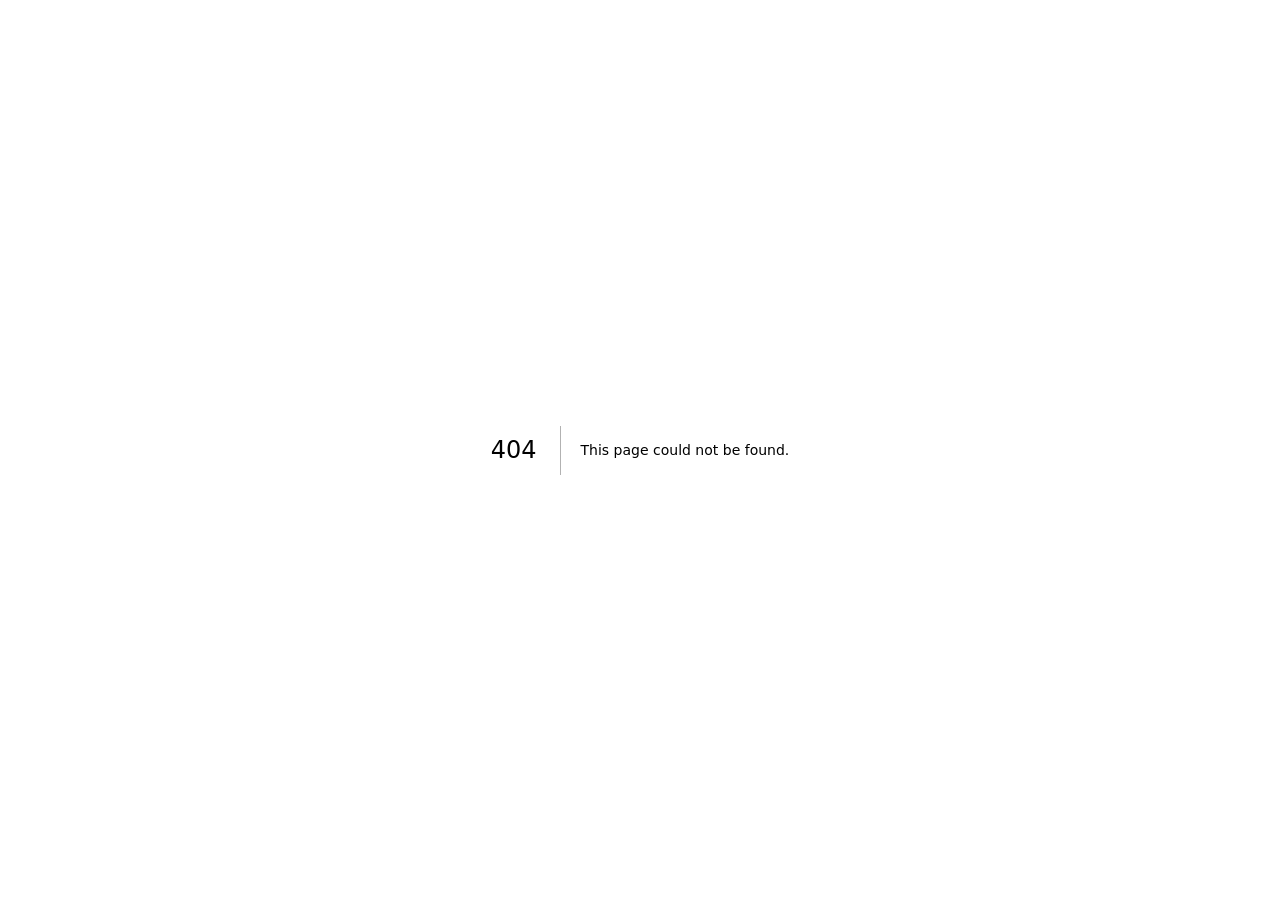
<file: docs/404/index.html>
<!DOCTYPE html><!--e3oNgSeNmzzFFLGkl_Psu--><html lang="en" class="__variable_f14ac6 __variable_c2b3aa"><head><meta charSet="utf-8"/><meta name="viewport" content="width=device-width, initial-scale=1"/><link rel="preload" href="/docs/_next/static/media/365e9b8c7921be01-s.p.woff2" as="font" crossorigin="" type="font/woff2"/><link rel="preload" href="/docs/_next/static/media/45d262064560f5fa-s.p.woff2" as="font" crossorigin="" type="font/woff2"/><link rel="preload" href="/docs/_next/static/media/fb751edd4b3a9ca4-s.p.woff2" as="font" crossorigin="" type="font/woff2"/><link rel="stylesheet" href="/docs/_next/static/css/30ef9a4cc5982f31.css" data-precedence="next"/><link rel="preload" as="script" fetchPriority="low" href="/docs/_next/static/chunks/webpack-baa2d7cba547e043.js"/><script src="/docs/_next/static/chunks/c7879cf7-c19b5d874770bbb7.js" async=""></script><script src="/docs/_next/static/chunks/508-35a4bf36b0b8dd70.js" async=""></script><script src="/docs/_next/static/chunks/main-app-8485bf49a39959ee.js" async=""></script><meta name="robots" content="noindex"/><meta name="next-size-adjust" content=""/><title>404: This page could not be found.</title><title>Zevo | User Manual</title><meta name="description" content="The complete Zevo user manual: installation, configuration, Run modes, Tasks, Settings, GPU platforms, SSH Skills, monitoring, CLI commands, recovery, and troubleshooting."/><link rel="icon" href="/docs/icon.svg?59233a48b810db0e" type="image/svg+xml" sizes="any"/><script src="/docs/_next/static/chunks/polyfills-42372ed130431b0a.js" noModule=""></script></head><body><div hidden=""><!--$--><!--/$--></div><div style="font-family:system-ui,&quot;Segoe UI&quot;,Roboto,Helvetica,Arial,sans-serif,&quot;Apple Color Emoji&quot;,&quot;Segoe UI Emoji&quot;;height:100vh;text-align:center;display:flex;flex-direction:column;align-items:center;justify-content:center"><div><style>body{color:#000;background:#fff;margin:0}.next-error-h1{border-right:1px solid rgba(0,0,0,.3)}@media (prefers-color-scheme:dark){body{color:#fff;background:#000}.next-error-h1{border-right:1px solid rgba(255,255,255,.3)}}</style><h1 class="next-error-h1" style="display:inline-block;margin:0 20px 0 0;padding:0 23px 0 0;font-size:24px;font-weight:500;vertical-align:top;line-height:49px">404</h1><div style="display:inline-block"><h2 style="font-size:14px;font-weight:400;line-height:49px;margin:0">This page could not be found.</h2></div></div></div><!--$--><!--/$--><script src="/docs/_next/static/chunks/webpack-baa2d7cba547e043.js" id="_R_" async=""></script><script>(self.__next_f=self.__next_f||[]).push([0])</script><script>self.__next_f.push([1,"1:\"$Sreact.fragment\"\n2:I[9287,[],\"\"]\n3:I[4235,[],\"\"]\n4:I[3621,[],\"OutletBoundary\"]\n6:I[6867,[],\"AsyncMetadataOutlet\"]\n8:I[3621,[],\"ViewportBoundary\"]\na:I[3621,[],\"MetadataBoundary\"]\nb:\"$Sreact.suspense\"\nd:I[4397,[],\"\"]\n:HL[\"/docs/_next/static/media/365e9b8c7921be01-s.p.woff2\",\"font\",{\"crossOrigin\":\"\",\"type\":\"font/woff2\"}]\n:HL[\"/docs/_next/static/media/45d262064560f5fa-s.p.woff2\",\"font\",{\"crossOrigin\":\"\",\"type\":\"font/woff2\"}]\n:HL[\"/docs/_next/static/media/fb751edd4b3a9ca4-s.p.woff2\",\"font\",{\"crossOrigin\":\"\",\"type\":\"font/woff2\"}]\n:HL[\"/docs/_next/static/css/30ef9a4cc5982f31.css\",\"style\"]\n"])</script><script>self.__next_f.push([1,"0:{\"P\":null,\"b\":\"e3oNgSeNmzzFFLGkl_Psu\",\"p\":\"/docs\",\"c\":[\"\",\"_not-found\",\"\"],\"i\":false,\"f\":[[[\"\",{\"children\":[\"/_not-found\",{\"children\":[\"__PAGE__\",{}]}]},\"$undefined\",\"$undefined\",true],[\"\",[\"$\",\"$1\",\"c\",{\"children\":[[[\"$\",\"link\",\"0\",{\"rel\":\"stylesheet\",\"href\":\"/docs/_next/static/css/30ef9a4cc5982f31.css\",\"precedence\":\"next\",\"crossOrigin\":\"$undefined\",\"nonce\":\"$undefined\"}]],[\"$\",\"html\",null,{\"lang\":\"en\",\"className\":\"__variable_f14ac6 __variable_c2b3aa\",\"children\":[\"$\",\"body\",null,{\"children\":[\"$\",\"$L2\",null,{\"parallelRouterKey\":\"children\",\"error\":\"$undefined\",\"errorStyles\":\"$undefined\",\"errorScripts\":\"$undefined\",\"template\":[\"$\",\"$L3\",null,{}],\"templateStyles\":\"$undefined\",\"templateScripts\":\"$undefined\",\"notFound\":\"$undefined\",\"forbidden\":\"$undefined\",\"unauthorized\":\"$undefined\"}]}]}]]}],{\"children\":[\"/_not-found\",[\"$\",\"$1\",\"c\",{\"children\":[null,[\"$\",\"$L2\",null,{\"parallelRouterKey\":\"children\",\"error\":\"$undefined\",\"errorStyles\":\"$undefined\",\"errorScripts\":\"$undefined\",\"template\":[\"$\",\"$L3\",null,{}],\"templateStyles\":\"$undefined\",\"templateScripts\":\"$undefined\",\"notFound\":\"$undefined\",\"forbidden\":\"$undefined\",\"unauthorized\":\"$undefined\"}]]}],{\"children\":[\"__PAGE__\",[\"$\",\"$1\",\"c\",{\"children\":[[[\"$\",\"title\",null,{\"children\":\"404: This page could not be found.\"}],[\"$\",\"div\",null,{\"style\":{\"fontFamily\":\"system-ui,\\\"Segoe UI\\\",Roboto,Helvetica,Arial,sans-serif,\\\"Apple Color Emoji\\\",\\\"Segoe UI Emoji\\\"\",\"height\":\"100vh\",\"textAlign\":\"center\",\"display\":\"flex\",\"flexDirection\":\"column\",\"alignItems\":\"center\",\"justifyContent\":\"center\"},\"children\":[\"$\",\"div\",null,{\"children\":[[\"$\",\"style\",null,{\"dangerouslySetInnerHTML\":{\"__html\":\"body{color:#000;background:#fff;margin:0}.next-error-h1{border-right:1px solid rgba(0,0,0,.3)}@media (prefers-color-scheme:dark){body{color:#fff;background:#000}.next-error-h1{border-right:1px solid rgba(255,255,255,.3)}}\"}}],[\"$\",\"h1\",null,{\"className\":\"next-error-h1\",\"style\":{\"display\":\"inline-block\",\"margin\":\"0 20px 0 0\",\"padding\":\"0 23px 0 0\",\"fontSize\":24,\"fontWeight\":500,\"verticalAlign\":\"top\",\"lineHeight\":\"49px\"},\"children\":404}],[\"$\",\"div\",null,{\"style\":{\"display\":\"inline-block\"},\"children\":[\"$\",\"h2\",null,{\"style\":{\"fontSize\":14,\"fontWeight\":400,\"lineHeight\":\"49px\",\"margin\":0},\"children\":\"This page could not be found.\"}]}]]}]}]],null,[\"$\",\"$L4\",null,{\"children\":[\"$L5\",[\"$\",\"$L6\",null,{\"promise\":\"$@7\"}]]}]]}],{},null,false]},null,false]},null,false],[\"$\",\"$1\",\"h\",{\"children\":[[\"$\",\"meta\",null,{\"name\":\"robots\",\"content\":\"noindex\"}],[[\"$\",\"$L8\",null,{\"children\":\"$L9\"}],[\"$\",\"meta\",null,{\"name\":\"next-size-adjust\",\"content\":\"\"}]],[\"$\",\"$La\",null,{\"children\":[\"$\",\"div\",null,{\"hidden\":true,\"children\":[\"$\",\"$b\",null,{\"fallback\":null,\"children\":\"$Lc\"}]}]}]]}],false]],\"m\":\"$undefined\",\"G\":[\"$d\",[]],\"s\":false,\"S\":true}\n"])</script><script>self.__next_f.push([1,"9:[[\"$\",\"meta\",\"0\",{\"charSet\":\"utf-8\"}],[\"$\",\"meta\",\"1\",{\"name\":\"viewport\",\"content\":\"width=device-width, initial-scale=1\"}]]\n5:null\n"])</script><script>self.__next_f.push([1,"e:I[2232,[],\"IconMark\"]\n7:{\"metadata\":[[\"$\",\"title\",\"0\",{\"children\":\"Zevo | User Manual\"}],[\"$\",\"meta\",\"1\",{\"name\":\"description\",\"content\":\"The complete Zevo user manual: installation, configuration, Run modes, Tasks, Settings, GPU platforms, SSH Skills, monitoring, CLI commands, recovery, and troubleshooting.\"}],[\"$\",\"link\",\"2\",{\"rel\":\"icon\",\"href\":\"/docs/icon.svg?59233a48b810db0e\",\"type\":\"image/svg+xml\",\"sizes\":\"any\"}],[\"$\",\"$Le\",\"3\",{}]],\"error\":null,\"digest\":\"$undefined\"}\n"])</script><script>self.__next_f.push([1,"c:\"$7:metadata\"\n"])</script></body></html>
</file>
<file: _next/static/css/e406e9185c1ee481.css>
@font-face{font-family:Archivo;font-style:normal;font-weight:400;font-stretch:100%;font-display:swap;src:url(/_next/static/media/b06b356f834173cc-s.woff2) format("woff2");unicode-range:u+0102-0103,u+0110-0111,u+0128-0129,u+0168-0169,u+01a0-01a1,u+01af-01b0,u+0300-0301,u+0303-0304,u+0308-0309,u+0323,u+0329,u+1ea0-1ef9,u+20ab}@font-face{font-family:Archivo;font-style:normal;font-weight:400;font-stretch:100%;font-display:swap;src:url(/_next/static/media/23d669af23d19c95-s.woff2) format("woff2");unicode-range:u+0100-02ba,u+02bd-02c5,u+02c7-02cc,u+02ce-02d7,u+02dd-02ff,u+0304,u+0308,u+0329,u+1d00-1dbf,u+1e00-1e9f,u+1ef2-1eff,u+2020,u+20a0-20ab,u+20ad-20c4,u+2113,u+2c60-2c7f,u+a720-a7ff}@font-face{font-family:Archivo;font-style:normal;font-weight:400;font-stretch:100%;font-display:swap;src:url(/_next/static/media/1a4aa50920b5315c-s.p.woff2) format("woff2");unicode-range:u+00??,u+0131,u+0152-0153,u+02bb-02bc,u+02c6,u+02da,u+02dc,u+0304,u+0308,u+0329,u+2000-206f,u+20ac,u+2122,u+2191,u+2193,u+2212,u+2215,u+feff,u+fffd}@font-face{font-family:Archivo;font-style:normal;font-weight:500;font-stretch:100%;font-display:swap;src:url(/_next/static/media/b06b356f834173cc-s.woff2) format("woff2");unicode-range:u+0102-0103,u+0110-0111,u+0128-0129,u+0168-0169,u+01a0-01a1,u+01af-01b0,u+0300-0301,u+0303-0304,u+0308-0309,u+0323,u+0329,u+1ea0-1ef9,u+20ab}@font-face{font-family:Archivo;font-style:normal;font-weight:500;font-stretch:100%;font-display:swap;src:url(/_next/static/media/23d669af23d19c95-s.woff2) format("woff2");unicode-range:u+0100-02ba,u+02bd-02c5,u+02c7-02cc,u+02ce-02d7,u+02dd-02ff,u+0304,u+0308,u+0329,u+1d00-1dbf,u+1e00-1e9f,u+1ef2-1eff,u+2020,u+20a0-20ab,u+20ad-20c4,u+2113,u+2c60-2c7f,u+a720-a7ff}@font-face{font-family:Archivo;font-style:normal;font-weight:500;font-stretch:100%;font-display:swap;src:url(/_next/static/media/1a4aa50920b5315c-s.p.woff2) format("woff2");unicode-range:u+00??,u+0131,u+0152-0153,u+02bb-02bc,u+02c6,u+02da,u+02dc,u+0304,u+0308,u+0329,u+2000-206f,u+20ac,u+2122,u+2191,u+2193,u+2212,u+2215,u+feff,u+fffd}@font-face{font-family:Archivo;font-style:normal;font-weight:600;font-stretch:100%;font-display:swap;src:url(/_next/static/media/b06b356f834173cc-s.woff2) format("woff2");unicode-range:u+0102-0103,u+0110-0111,u+0128-0129,u+0168-0169,u+01a0-01a1,u+01af-01b0,u+0300-0301,u+0303-0304,u+0308-0309,u+0323,u+0329,u+1ea0-1ef9,u+20ab}@font-face{font-family:Archivo;font-style:normal;font-weight:600;font-stretch:100%;font-display:swap;src:url(/_next/static/media/23d669af23d19c95-s.woff2) format("woff2");unicode-range:u+0100-02ba,u+02bd-02c5,u+02c7-02cc,u+02ce-02d7,u+02dd-02ff,u+0304,u+0308,u+0329,u+1d00-1dbf,u+1e00-1e9f,u+1ef2-1eff,u+2020,u+20a0-20ab,u+20ad-20c4,u+2113,u+2c60-2c7f,u+a720-a7ff}@font-face{font-family:Archivo;font-style:normal;font-weight:600;font-stretch:100%;font-display:swap;src:url(/_next/static/media/1a4aa50920b5315c-s.p.woff2) format("woff2");unicode-range:u+00??,u+0131,u+0152-0153,u+02bb-02bc,u+02c6,u+02da,u+02dc,u+0304,u+0308,u+0329,u+2000-206f,u+20ac,u+2122,u+2191,u+2193,u+2212,u+2215,u+feff,u+fffd}@font-face{font-family:Archivo;font-style:normal;font-weight:700;font-stretch:100%;font-display:swap;src:url(/_next/static/media/b06b356f834173cc-s.woff2) format("woff2");unicode-range:u+0102-0103,u+0110-0111,u+0128-0129,u+0168-0169,u+01a0-01a1,u+01af-01b0,u+0300-0301,u+0303-0304,u+0308-0309,u+0323,u+0329,u+1ea0-1ef9,u+20ab}@font-face{font-family:Archivo;font-style:normal;font-weight:700;font-stretch:100%;font-display:swap;src:url(/_next/static/media/23d669af23d19c95-s.woff2) format("woff2");unicode-range:u+0100-02ba,u+02bd-02c5,u+02c7-02cc,u+02ce-02d7,u+02dd-02ff,u+0304,u+0308,u+0329,u+1d00-1dbf,u+1e00-1e9f,u+1ef2-1eff,u+2020,u+20a0-20ab,u+20ad-20c4,u+2113,u+2c60-2c7f,u+a720-a7ff}@font-face{font-family:Archivo;font-style:normal;font-weight:700;font-stretch:100%;font-display:swap;src:url(/_next/static/media/1a4aa50920b5315c-s.p.woff2) format("woff2");unicode-range:u+00??,u+0131,u+0152-0153,u+02bb-02bc,u+02c6,u+02da,u+02dc,u+0304,u+0308,u+0329,u+2000-206f,u+20ac,u+2122,u+2191,u+2193,u+2212,u+2215,u+feff,u+fffd}@font-face{font-family:Archivo Fallback;src:local("Arial");ascent-override:88.96%;descent-override:21.28%;line-gap-override:0.00%;size-adjust:98.70%}.__className_b19981{font-family:Archivo,Archivo Fallback;font-style:normal}.__variable_b19981{--font-display-src:"Archivo","Archivo Fallback"}@font-face{font-family:Newsreader;font-style:italic;font-weight:300;font-display:swap;src:url(/_next/static/media/eb251072d3b5478c-s.woff2) format("woff2");unicode-range:u+0102-0103,u+0110-0111,u+0128-0129,u+0168-0169,u+01a0-01a1,u+01af-01b0,u+0300-0301,u+0303-0304,u+0308-0309,u+0323,u+0329,u+1ea0-1ef9,u+20ab}@font-face{font-family:Newsreader;font-style:italic;font-weight:300;font-display:swap;src:url(/_next/static/media/e92f802bb57ccffe-s.woff2) format("woff2");unicode-range:u+0100-02ba,u+02bd-02c5,u+02c7-02cc,u+02ce-02d7,u+02dd-02ff,u+0304,u+0308,u+0329,u+1d00-1dbf,u+1e00-1e9f,u+1ef2-1eff,u+2020,u+20a0-20ab,u+20ad-20c4,u+2113,u+2c60-2c7f,u+a720-a7ff}@font-face{font-family:Newsreader;font-style:italic;font-weight:300;font-display:swap;src:url(/_next/static/media/4b9bb515ce6d026f-s.p.woff2) format("woff2");unicode-range:u+00??,u+0131,u+0152-0153,u+02bb-02bc,u+02c6,u+02da,u+02dc,u+0304,u+0308,u+0329,u+2000-206f,u+20ac,u+2122,u+2191,u+2193,u+2212,u+2215,u+feff,u+fffd}@font-face{font-family:Newsreader;font-style:italic;font-weight:400;font-display:swap;src:url(/_next/static/media/eb251072d3b5478c-s.woff2) format("woff2");unicode-range:u+0102-0103,u+0110-0111,u+0128-0129,u+0168-0169,u+01a0-01a1,u+01af-01b0,u+0300-0301,u+0303-0304,u+0308-0309,u+0323,u+0329,u+1ea0-1ef9,u+20ab}@font-face{font-family:Newsreader;font-style:italic;font-weight:400;font-display:swap;src:url(/_next/static/media/e92f802bb57ccffe-s.woff2) format("woff2");unicode-range:u+0100-02ba,u+02bd-02c5,u+02c7-02cc,u+02ce-02d7,u+02dd-02ff,u+0304,u+0308,u+0329,u+1d00-1dbf,u+1e00-1e9f,u+1ef2-1eff,u+2020,u+20a0-20ab,u+20ad-20c4,u+2113,u+2c60-2c7f,u+a720-a7ff}@font-face{font-family:Newsreader;font-style:italic;font-weight:400;font-display:swap;src:url(/_next/static/media/4b9bb515ce6d026f-s.p.woff2) format("woff2");unicode-range:u+00??,u+0131,u+0152-0153,u+02bb-02bc,u+02c6,u+02da,u+02dc,u+0304,u+0308,u+0329,u+2000-206f,u+20ac,u+2122,u+2191,u+2193,u+2212,u+2215,u+feff,u+fffd}@font-face{font-family:Newsreader;font-style:italic;font-weight:500;font-display:swap;src:url(/_next/static/media/eb251072d3b5478c-s.woff2) format("woff2");unicode-range:u+0102-0103,u+0110-0111,u+0128-0129,u+0168-0169,u+01a0-01a1,u+01af-01b0,u+0300-0301,u+0303-0304,u+0308-0309,u+0323,u+0329,u+1ea0-1ef9,u+20ab}@font-face{font-family:Newsreader;font-style:italic;font-weight:500;font-display:swap;src:url(/_next/static/media/e92f802bb57ccffe-s.woff2) format("woff2");unicode-range:u+0100-02ba,u+02bd-02c5,u+02c7-02cc,u+02ce-02d7,u+02dd-02ff,u+0304,u+0308,u+0329,u+1d00-1dbf,u+1e00-1e9f,u+1ef2-1eff,u+2020,u+20a0-20ab,u+20ad-20c4,u+2113,u+2c60-2c7f,u+a720-a7ff}@font-face{font-family:Newsreader;font-style:italic;font-weight:500;font-display:swap;src:url(/_next/static/media/4b9bb515ce6d026f-s.p.woff2) format("woff2");unicode-range:u+00??,u+0131,u+0152-0153,u+02bb-02bc,u+02c6,u+02da,u+02dc,u+0304,u+0308,u+0329,u+2000-206f,u+20ac,u+2122,u+2191,u+2193,u+2212,u+2215,u+feff,u+fffd}@font-face{font-family:Newsreader;font-style:italic;font-weight:600;font-display:swap;src:url(/_next/static/media/eb251072d3b5478c-s.woff2) format("woff2");unicode-range:u+0102-0103,u+0110-0111,u+0128-0129,u+0168-0169,u+01a0-01a1,u+01af-01b0,u+0300-0301,u+0303-0304,u+0308-0309,u+0323,u+0329,u+1ea0-1ef9,u+20ab}@font-face{font-family:Newsreader;font-style:italic;font-weight:600;font-display:swap;src:url(/_next/static/media/e92f802bb57ccffe-s.woff2) format("woff2");unicode-range:u+0100-02ba,u+02bd-02c5,u+02c7-02cc,u+02ce-02d7,u+02dd-02ff,u+0304,u+0308,u+0329,u+1d00-1dbf,u+1e00-1e9f,u+1ef2-1eff,u+2020,u+20a0-20ab,u+20ad-20c4,u+2113,u+2c60-2c7f,u+a720-a7ff}@font-face{font-family:Newsreader;font-style:italic;font-weight:600;font-display:swap;src:url(/_next/static/media/4b9bb515ce6d026f-s.p.woff2) format("woff2");unicode-range:u+00??,u+0131,u+0152-0153,u+02bb-02bc,u+02c6,u+02da,u+02dc,u+0304,u+0308,u+0329,u+2000-206f,u+20ac,u+2122,u+2191,u+2193,u+2212,u+2215,u+feff,u+fffd}@font-face{font-family:Newsreader;font-style:normal;font-weight:300;font-display:swap;src:url(/_next/static/media/7088c2b12ccac062-s.woff2) format("woff2");unicode-range:u+0102-0103,u+0110-0111,u+0128-0129,u+0168-0169,u+01a0-01a1,u+01af-01b0,u+0300-0301,u+0303-0304,u+0308-0309,u+0323,u+0329,u+1ea0-1ef9,u+20ab}@font-face{font-family:Newsreader;font-style:normal;font-weight:300;font-display:swap;src:url(/_next/static/media/665e920483964785-s.woff2) format("woff2");unicode-range:u+0100-02ba,u+02bd-02c5,u+02c7-02cc,u+02ce-02d7,u+02dd-02ff,u+0304,u+0308,u+0329,u+1d00-1dbf,u+1e00-1e9f,u+1ef2-1eff,u+2020,u+20a0-20ab,u+20ad-20c4,u+2113,u+2c60-2c7f,u+a720-a7ff}@font-face{font-family:Newsreader;font-style:normal;font-weight:300;font-display:swap;src:url(/_next/static/media/5611c55482296524-s.p.woff2) format("woff2");unicode-range:u+00??,u+0131,u+0152-0153,u+02bb-02bc,u+02c6,u+02da,u+02dc,u+0304,u+0308,u+0329,u+2000-206f,u+20ac,u+2122,u+2191,u+2193,u+2212,u+2215,u+feff,u+fffd}@font-face{font-family:Newsreader;font-style:normal;font-weight:400;font-display:swap;src:url(/_next/static/media/7088c2b12ccac062-s.woff2) format("woff2");unicode-range:u+0102-0103,u+0110-0111,u+0128-0129,u+0168-0169,u+01a0-01a1,u+01af-01b0,u+0300-0301,u+0303-0304,u+0308-0309,u+0323,u+0329,u+1ea0-1ef9,u+20ab}@font-face{font-family:Newsreader;font-style:normal;font-weight:400;font-display:swap;src:url(/_next/static/media/665e920483964785-s.woff2) format("woff2");unicode-range:u+0100-02ba,u+02bd-02c5,u+02c7-02cc,u+02ce-02d7,u+02dd-02ff,u+0304,u+0308,u+0329,u+1d00-1dbf,u+1e00-1e9f,u+1ef2-1eff,u+2020,u+20a0-20ab,u+20ad-20c4,u+2113,u+2c60-2c7f,u+a720-a7ff}@font-face{font-family:Newsreader;font-style:normal;font-weight:400;font-display:swap;src:url(/_next/static/media/5611c55482296524-s.p.woff2) format("woff2");unicode-range:u+00??,u+0131,u+0152-0153,u+02bb-02bc,u+02c6,u+02da,u+02dc,u+0304,u+0308,u+0329,u+2000-206f,u+20ac,u+2122,u+2191,u+2193,u+2212,u+2215,u+feff,u+fffd}@font-face{font-family:Newsreader;font-style:normal;font-weight:500;font-display:swap;src:url(/_next/static/media/7088c2b12ccac062-s.woff2) format("woff2");unicode-range:u+0102-0103,u+0110-0111,u+0128-0129,u+0168-0169,u+01a0-01a1,u+01af-01b0,u+0300-0301,u+0303-0304,u+0308-0309,u+0323,u+0329,u+1ea0-1ef9,u+20ab}@font-face{font-family:Newsreader;font-style:normal;font-weight:500;font-display:swap;src:url(/_next/static/media/665e920483964785-s.woff2) format("woff2");unicode-range:u+0100-02ba,u+02bd-02c5,u+02c7-02cc,u+02ce-02d7,u+02dd-02ff,u+0304,u+0308,u+0329,u+1d00-1dbf,u+1e00-1e9f,u+1ef2-1eff,u+2020,u+20a0-20ab,u+20ad-20c4,u+2113,u+2c60-2c7f,u+a720-a7ff}@font-face{font-family:Newsreader;font-style:normal;font-weight:500;font-display:swap;src:url(/_next/static/media/5611c55482296524-s.p.woff2) format("woff2");unicode-range:u+00??,u+0131,u+0152-0153,u+02bb-02bc,u+02c6,u+02da,u+02dc,u+0304,u+0308,u+0329,u+2000-206f,u+20ac,u+2122,u+2191,u+2193,u+2212,u+2215,u+feff,u+fffd}@font-face{font-family:Newsreader;font-style:normal;font-weight:600;font-display:swap;src:url(/_next/static/media/7088c2b12ccac062-s.woff2) format("woff2");unicode-range:u+0102-0103,u+0110-0111,u+0128-0129,u+0168-0169,u+01a0-01a1,u+01af-01b0,u+0300-0301,u+0303-0304,u+0308-0309,u+0323,u+0329,u+1ea0-1ef9,u+20ab}@font-face{font-family:Newsreader;font-style:normal;font-weight:600;font-display:swap;src:url(/_next/static/media/665e920483964785-s.woff2) format("woff2");unicode-range:u+0100-02ba,u+02bd-02c5,u+02c7-02cc,u+02ce-02d7,u+02dd-02ff,u+0304,u+0308,u+0329,u+1d00-1dbf,u+1e00-1e9f,u+1ef2-1eff,u+2020,u+20a0-20ab,u+20ad-20c4,u+2113,u+2c60-2c7f,u+a720-a7ff}@font-face{font-family:Newsreader;font-style:normal;font-weight:600;font-display:swap;src:url(/_next/static/media/5611c55482296524-s.p.woff2) format("woff2");unicode-range:u+00??,u+0131,u+0152-0153,u+02bb-02bc,u+02c6,u+02da,u+02dc,u+0304,u+0308,u+0329,u+2000-206f,u+20ac,u+2122,u+2191,u+2193,u+2212,u+2215,u+feff,u+fffd}@font-face{font-family:Newsreader Fallback;src:local("Times New Roman");ascent-override:69.68%;descent-override:25.12%;line-gap-override:0.00%;size-adjust:105.48%}.__className_4f25ca{font-family:Newsreader,Newsreader Fallback}.__variable_4f25ca{--font-text-src:"Newsreader","Newsreader Fallback"}@font-face{font-family:JetBrains Mono;font-style:normal;font-weight:400;font-display:swap;src:url(/_next/static/media/edc640959b0c7826-s.woff2) format("woff2");unicode-range:u+0460-052f,u+1c80-1c8a,u+20b4,u+2de0-2dff,u+a640-a69f,u+fe2e-fe2f}@font-face{font-family:JetBrains Mono;font-style:normal;font-weight:400;font-display:swap;src:url(/_next/static/media/ac0e76ddaeeb7981-s.woff2) format("woff2");unicode-range:u+0301,u+0400-045f,u+0490-0491,u+04b0-04b1,u+2116}@font-face{font-family:JetBrains Mono;font-style:normal;font-weight:400;font-display:swap;src:url(/_next/static/media/64d784ea54a4acde-s.woff2) format("woff2");unicode-range:u+0370-0377,u+037a-037f,u+0384-038a,u+038c,u+038e-03a1,u+03a3-03ff}@font-face{font-family:JetBrains Mono;font-style:normal;font-weight:400;font-display:swap;src:url(/_next/static/media/ff71da380fbe67dd-s.woff2) format("woff2");unicode-range:u+0102-0103,u+0110-0111,u+0128-0129,u+0168-0169,u+01a0-01a1,u+01af-01b0,u+0300-0301,u+0303-0304,u+0308-0309,u+0323,u+0329,u+1ea0-1ef9,u+20ab}@font-face{font-family:JetBrains Mono;font-style:normal;font-weight:400;font-display:swap;src:url(/_next/static/media/6d831b18ae5b01dc-s.woff2) format("woff2");unicode-range:u+0100-02ba,u+02bd-02c5,u+02c7-02cc,u+02ce-02d7,u+02dd-02ff,u+0304,u+0308,u+0329,u+1d00-1dbf,u+1e00-1e9f,u+1ef2-1eff,u+2020,u+20a0-20ab,u+20ad-20c4,u+2113,u+2c60-2c7f,u+a720-a7ff}@font-face{font-family:JetBrains Mono;font-style:normal;font-weight:400;font-display:swap;src:url(/_next/static/media/558ca1a6aa3cb55e-s.p.woff2) format("woff2");unicode-range:u+00??,u+0131,u+0152-0153,u+02bb-02bc,u+02c6,u+02da,u+02dc,u+0304,u+0308,u+0329,u+2000-206f,u+20ac,u+2122,u+2191,u+2193,u+2212,u+2215,u+feff,u+fffd}@font-face{font-family:JetBrains Mono;font-style:normal;font-weight:500;font-display:swap;src:url(/_next/static/media/edc640959b0c7826-s.woff2) format("woff2");unicode-range:u+0460-052f,u+1c80-1c8a,u+20b4,u+2de0-2dff,u+a640-a69f,u+fe2e-fe2f}@font-face{font-family:JetBrains Mono;font-style:normal;font-weight:500;font-display:swap;src:url(/_next/static/media/ac0e76ddaeeb7981-s.woff2) format("woff2");unicode-range:u+0301,u+0400-045f,u+0490-0491,u+04b0-04b1,u+2116}@font-face{font-family:JetBrains Mono;font-style:normal;font-weight:500;font-display:swap;src:url(/_next/static/media/64d784ea54a4acde-s.woff2) format("woff2");unicode-range:u+0370-0377,u+037a-037f,u+0384-038a,u+038c,u+038e-03a1,u+03a3-03ff}@font-face{font-family:JetBrains Mono;font-style:normal;font-weight:500;font-display:swap;src:url(/_next/static/media/ff71da380fbe67dd-s.woff2) format("woff2");unicode-range:u+0102-0103,u+0110-0111,u+0128-0129,u+0168-0169,u+01a0-01a1,u+01af-01b0,u+0300-0301,u+0303-0304,u+0308-0309,u+0323,u+0329,u+1ea0-1ef9,u+20ab}@font-face{font-family:JetBrains Mono;font-style:normal;font-weight:500;font-display:swap;src:url(/_next/static/media/6d831b18ae5b01dc-s.woff2) format("woff2");unicode-range:u+0100-02ba,u+02bd-02c5,u+02c7-02cc,u+02ce-02d7,u+02dd-02ff,u+0304,u+0308,u+0329,u+1d00-1dbf,u+1e00-1e9f,u+1ef2-1eff,u+2020,u+20a0-20ab,u+20ad-20c4,u+2113,u+2c60-2c7f,u+a720-a7ff}@font-face{font-family:JetBrains Mono;font-style:normal;font-weight:500;font-display:swap;src:url(/_next/static/media/558ca1a6aa3cb55e-s.p.woff2) format("woff2");unicode-range:u+00??,u+0131,u+0152-0153,u+02bb-02bc,u+02c6,u+02da,u+02dc,u+0304,u+0308,u+0329,u+2000-206f,u+20ac,u+2122,u+2191,u+2193,u+2212,u+2215,u+feff,u+fffd}@font-face{font-family:JetBrains Mono;font-style:normal;font-weight:700;font-display:swap;src:url(/_next/static/media/edc640959b0c7826-s.woff2) format("woff2");unicode-range:u+0460-052f,u+1c80-1c8a,u+20b4,u+2de0-2dff,u+a640-a69f,u+fe2e-fe2f}@font-face{font-family:JetBrains Mono;font-style:normal;font-weight:700;font-display:swap;src:url(/_next/static/media/ac0e76ddaeeb7981-s.woff2) format("woff2");unicode-range:u+0301,u+0400-045f,u+0490-0491,u+04b0-04b1,u+2116}@font-face{font-family:JetBrains Mono;font-style:normal;font-weight:700;font-display:swap;src:url(/_next/static/media/64d784ea54a4acde-s.woff2) format("woff2");unicode-range:u+0370-0377,u+037a-037f,u+0384-038a,u+038c,u+038e-03a1,u+03a3-03ff}@font-face{font-family:JetBrains Mono;font-style:normal;font-weight:700;font-display:swap;src:url(/_next/static/media/ff71da380fbe67dd-s.woff2) format("woff2");unicode-range:u+0102-0103,u+0110-0111,u+0128-0129,u+0168-0169,u+01a0-01a1,u+01af-01b0,u+0300-0301,u+0303-0304,u+0308-0309,u+0323,u+0329,u+1ea0-1ef9,u+20ab}@font-face{font-family:JetBrains Mono;font-style:normal;font-weight:700;font-display:swap;src:url(/_next/static/media/6d831b18ae5b01dc-s.woff2) format("woff2");unicode-range:u+0100-02ba,u+02bd-02c5,u+02c7-02cc,u+02ce-02d7,u+02dd-02ff,u+0304,u+0308,u+0329,u+1d00-1dbf,u+1e00-1e9f,u+1ef2-1eff,u+2020,u+20a0-20ab,u+20ad-20c4,u+2113,u+2c60-2c7f,u+a720-a7ff}@font-face{font-family:JetBrains Mono;font-style:normal;font-weight:700;font-display:swap;src:url(/_next/static/media/558ca1a6aa3cb55e-s.p.woff2) format("woff2");unicode-range:u+00??,u+0131,u+0152-0153,u+02bb-02bc,u+02c6,u+02da,u+02dc,u+0304,u+0308,u+0329,u+2000-206f,u+20ac,u+2122,u+2191,u+2193,u+2212,u+2215,u+feff,u+fffd}@font-face{font-family:JetBrains Mono Fallback;src:local("Arial");ascent-override:75.79%;descent-override:22.29%;line-gap-override:0.00%;size-adjust:134.59%}.__className_a74ce6{font-family:JetBrains Mono,JetBrains Mono Fallback;font-style:normal}.__variable_a74ce6{--font-mono-src:"JetBrains Mono","JetBrains Mono Fallback"}@font-face{font-family:Silkscreen;font-style:normal;font-weight:400;font-display:swap;src:url(/_next/static/media/3702f26392e21a15-s.woff2) format("woff2");unicode-range:u+0100-02ba,u+02bd-02c5,u+02c7-02cc,u+02ce-02d7,u+02dd-02ff,u+0304,u+0308,u+0329,u+1d00-1dbf,u+1e00-1e9f,u+1ef2-1eff,u+2020,u+20a0-20ab,u+20ad-20c4,u+2113,u+2c60-2c7f,u+a720-a7ff}@font-face{font-family:Silkscreen;font-style:normal;font-weight:400;font-display:swap;src:url(/_next/static/media/cd21efaca8026c00-s.p.woff2) format("woff2");unicode-range:u+00??,u+0131,u+0152-0153,u+02bb-02bc,u+02c6,u+02da,u+02dc,u+0304,u+0308,u+0329,u+2000-206f,u+20ac,u+2122,u+2191,u+2193,u+2212,u+2215,u+feff,u+fffd}@font-face{font-family:Silkscreen;font-style:normal;font-weight:700;font-display:swap;src:url(/_next/static/media/485435f9f1e1f82c-s.woff2) format("woff2");unicode-range:u+0100-02ba,u+02bd-02c5,u+02c7-02cc,u+02ce-02d7,u+02dd-02ff,u+0304,u+0308,u+0329,u+1d00-1dbf,u+1e00-1e9f,u+1ef2-1eff,u+2020,u+20a0-20ab,u+20ad-20c4,u+2113,u+2c60-2c7f,u+a720-a7ff}@font-face{font-family:Silkscreen;font-style:normal;font-weight:700;font-display:swap;src:url(/_next/static/media/966913bad25267a8-s.p.woff2) format("woff2");unicode-range:u+00??,u+0131,u+0152-0153,u+02bb-02bc,u+02c6,u+02da,u+02dc,u+0304,u+0308,u+0329,u+2000-206f,u+20ac,u+2122,u+2191,u+2193,u+2212,u+2215,u+feff,u+fffd}@font-face{font-family:Silkscreen Fallback;src:local("Arial");ascent-override:68.84%;descent-override:16.71%;line-gap-override:0.00%;size-adjust:149.62%}.__className_f89b3a{font-family:Silkscreen,Silkscreen Fallback;font-style:normal}.__variable_f89b3a{--font-pixel-src:"Silkscreen","Silkscreen Fallback"}
</file>
<file: docs/_next/static/css/30ef9a4cc5982f31.css>
@font-face{font-family:Literata;font-style:italic;font-weight:400;font-display:swap;src:url(/docs/_next/static/media/bfaff1299016d9d3-s.woff2) format("woff2");unicode-range:u+0460-052f,u+1c80-1c8a,u+20b4,u+2de0-2dff,u+a640-a69f,u+fe2e-fe2f}@font-face{font-family:Literata;font-style:italic;font-weight:400;font-display:swap;src:url(/docs/_next/static/media/c3e79e302243e97c-s.woff2) format("woff2");unicode-range:u+0301,u+0400-045f,u+0490-0491,u+04b0-04b1,u+2116}@font-face{font-family:Literata;font-style:italic;font-weight:400;font-display:swap;src:url(/docs/_next/static/media/4a4ea63347a194d7-s.woff2) format("woff2");unicode-range:u+1f??}@font-face{font-family:Literata;font-style:italic;font-weight:400;font-display:swap;src:url(/docs/_next/static/media/be71266d76248f7b-s.woff2) format("woff2");unicode-range:u+0370-0377,u+037a-037f,u+0384-038a,u+038c,u+038e-03a1,u+03a3-03ff}@font-face{font-family:Literata;font-style:italic;font-weight:400;font-display:swap;src:url(/docs/_next/static/media/275c4533744ce35b-s.woff2) format("woff2");unicode-range:u+0102-0103,u+0110-0111,u+0128-0129,u+0168-0169,u+01a0-01a1,u+01af-01b0,u+0300-0301,u+0303-0304,u+0308-0309,u+0323,u+0329,u+1ea0-1ef9,u+20ab}@font-face{font-family:Literata;font-style:italic;font-weight:400;font-display:swap;src:url(/docs/_next/static/media/e3a6d016871f63af-s.woff2) format("woff2");unicode-range:u+0100-02ba,u+02bd-02c5,u+02c7-02cc,u+02ce-02d7,u+02dd-02ff,u+0304,u+0308,u+0329,u+1d00-1dbf,u+1e00-1e9f,u+1ef2-1eff,u+2020,u+20a0-20ab,u+20ad-20c4,u+2113,u+2c60-2c7f,u+a720-a7ff}@font-face{font-family:Literata;font-style:italic;font-weight:400;font-display:swap;src:url(/docs/_next/static/media/365e9b8c7921be01-s.p.woff2) format("woff2");unicode-range:u+00??,u+0131,u+0152-0153,u+02bb-02bc,u+02c6,u+02da,u+02dc,u+0304,u+0308,u+0329,u+2000-206f,u+20ac,u+2122,u+2191,u+2193,u+2212,u+2215,u+feff,u+fffd}@font-face{font-family:Literata;font-style:italic;font-weight:500;font-display:swap;src:url(/docs/_next/static/media/bfaff1299016d9d3-s.woff2) format("woff2");unicode-range:u+0460-052f,u+1c80-1c8a,u+20b4,u+2de0-2dff,u+a640-a69f,u+fe2e-fe2f}@font-face{font-family:Literata;font-style:italic;font-weight:500;font-display:swap;src:url(/docs/_next/static/media/c3e79e302243e97c-s.woff2) format("woff2");unicode-range:u+0301,u+0400-045f,u+0490-0491,u+04b0-04b1,u+2116}@font-face{font-family:Literata;font-style:italic;font-weight:500;font-display:swap;src:url(/docs/_next/static/media/4a4ea63347a194d7-s.woff2) format("woff2");unicode-range:u+1f??}@font-face{font-family:Literata;font-style:italic;font-weight:500;font-display:swap;src:url(/docs/_next/static/media/be71266d76248f7b-s.woff2) format("woff2");unicode-range:u+0370-0377,u+037a-037f,u+0384-038a,u+038c,u+038e-03a1,u+03a3-03ff}@font-face{font-family:Literata;font-style:italic;font-weight:500;font-display:swap;src:url(/docs/_next/static/media/275c4533744ce35b-s.woff2) format("woff2");unicode-range:u+0102-0103,u+0110-0111,u+0128-0129,u+0168-0169,u+01a0-01a1,u+01af-01b0,u+0300-0301,u+0303-0304,u+0308-0309,u+0323,u+0329,u+1ea0-1ef9,u+20ab}@font-face{font-family:Literata;font-style:italic;font-weight:500;font-display:swap;src:url(/docs/_next/static/media/e3a6d016871f63af-s.woff2) format("woff2");unicode-range:u+0100-02ba,u+02bd-02c5,u+02c7-02cc,u+02ce-02d7,u+02dd-02ff,u+0304,u+0308,u+0329,u+1d00-1dbf,u+1e00-1e9f,u+1ef2-1eff,u+2020,u+20a0-20ab,u+20ad-20c4,u+2113,u+2c60-2c7f,u+a720-a7ff}@font-face{font-family:Literata;font-style:italic;font-weight:500;font-display:swap;src:url(/docs/_next/static/media/365e9b8c7921be01-s.p.woff2) format("woff2");unicode-range:u+00??,u+0131,u+0152-0153,u+02bb-02bc,u+02c6,u+02da,u+02dc,u+0304,u+0308,u+0329,u+2000-206f,u+20ac,u+2122,u+2191,u+2193,u+2212,u+2215,u+feff,u+fffd}@font-face{font-family:Literata;font-style:italic;font-weight:600;font-display:swap;src:url(/docs/_next/static/media/bfaff1299016d9d3-s.woff2) format("woff2");unicode-range:u+0460-052f,u+1c80-1c8a,u+20b4,u+2de0-2dff,u+a640-a69f,u+fe2e-fe2f}@font-face{font-family:Literata;font-style:italic;font-weight:600;font-display:swap;src:url(/docs/_next/static/media/c3e79e302243e97c-s.woff2) format("woff2");unicode-range:u+0301,u+0400-045f,u+0490-0491,u+04b0-04b1,u+2116}@font-face{font-family:Literata;font-style:italic;font-weight:600;font-display:swap;src:url(/docs/_next/static/media/4a4ea63347a194d7-s.woff2) format("woff2");unicode-range:u+1f??}@font-face{font-family:Literata;font-style:italic;font-weight:600;font-display:swap;src:url(/docs/_next/static/media/be71266d76248f7b-s.woff2) format("woff2");unicode-range:u+0370-0377,u+037a-037f,u+0384-038a,u+038c,u+038e-03a1,u+03a3-03ff}@font-face{font-family:Literata;font-style:italic;font-weight:600;font-display:swap;src:url(/docs/_next/static/media/275c4533744ce35b-s.woff2) format("woff2");unicode-range:u+0102-0103,u+0110-0111,u+0128-0129,u+0168-0169,u+01a0-01a1,u+01af-01b0,u+0300-0301,u+0303-0304,u+0308-0309,u+0323,u+0329,u+1ea0-1ef9,u+20ab}@font-face{font-family:Literata;font-style:italic;font-weight:600;font-display:swap;src:url(/docs/_next/static/media/e3a6d016871f63af-s.woff2) format("woff2");unicode-range:u+0100-02ba,u+02bd-02c5,u+02c7-02cc,u+02ce-02d7,u+02dd-02ff,u+0304,u+0308,u+0329,u+1d00-1dbf,u+1e00-1e9f,u+1ef2-1eff,u+2020,u+20a0-20ab,u+20ad-20c4,u+2113,u+2c60-2c7f,u+a720-a7ff}@font-face{font-family:Literata;font-style:italic;font-weight:600;font-display:swap;src:url(/docs/_next/static/media/365e9b8c7921be01-s.p.woff2) format("woff2");unicode-range:u+00??,u+0131,u+0152-0153,u+02bb-02bc,u+02c6,u+02da,u+02dc,u+0304,u+0308,u+0329,u+2000-206f,u+20ac,u+2122,u+2191,u+2193,u+2212,u+2215,u+feff,u+fffd}@font-face{font-family:Literata;font-style:normal;font-weight:400;font-display:swap;src:url(/docs/_next/static/media/3b858e8234e422f4-s.woff2) format("woff2");unicode-range:u+0460-052f,u+1c80-1c8a,u+20b4,u+2de0-2dff,u+a640-a69f,u+fe2e-fe2f}@font-face{font-family:Literata;font-style:normal;font-weight:400;font-display:swap;src:url(/docs/_next/static/media/6cca48c3e4e6ef07-s.woff2) format("woff2");unicode-range:u+0301,u+0400-045f,u+0490-0491,u+04b0-04b1,u+2116}@font-face{font-family:Literata;font-style:normal;font-weight:400;font-display:swap;src:url(/docs/_next/static/media/2603157fa2fb7012-s.woff2) format("woff2");unicode-range:u+1f??}@font-face{font-family:Literata;font-style:normal;font-weight:400;font-display:swap;src:url(/docs/_next/static/media/8f69b66743ebadf3-s.woff2) format("woff2");unicode-range:u+0370-0377,u+037a-037f,u+0384-038a,u+038c,u+038e-03a1,u+03a3-03ff}@font-face{font-family:Literata;font-style:normal;font-weight:400;font-display:swap;src:url(/docs/_next/static/media/f627625e85285513-s.woff2) format("woff2");unicode-range:u+0102-0103,u+0110-0111,u+0128-0129,u+0168-0169,u+01a0-01a1,u+01af-01b0,u+0300-0301,u+0303-0304,u+0308-0309,u+0323,u+0329,u+1ea0-1ef9,u+20ab}@font-face{font-family:Literata;font-style:normal;font-weight:400;font-display:swap;src:url(/docs/_next/static/media/1aed755f2a5e779d-s.woff2) format("woff2");unicode-range:u+0100-02ba,u+02bd-02c5,u+02c7-02cc,u+02ce-02d7,u+02dd-02ff,u+0304,u+0308,u+0329,u+1d00-1dbf,u+1e00-1e9f,u+1ef2-1eff,u+2020,u+20a0-20ab,u+20ad-20c4,u+2113,u+2c60-2c7f,u+a720-a7ff}@font-face{font-family:Literata;font-style:normal;font-weight:400;font-display:swap;src:url(/docs/_next/static/media/45d262064560f5fa-s.p.woff2) format("woff2");unicode-range:u+00??,u+0131,u+0152-0153,u+02bb-02bc,u+02c6,u+02da,u+02dc,u+0304,u+0308,u+0329,u+2000-206f,u+20ac,u+2122,u+2191,u+2193,u+2212,u+2215,u+feff,u+fffd}@font-face{font-family:Literata;font-style:normal;font-weight:500;font-display:swap;src:url(/docs/_next/static/media/3b858e8234e422f4-s.woff2) format("woff2");unicode-range:u+0460-052f,u+1c80-1c8a,u+20b4,u+2de0-2dff,u+a640-a69f,u+fe2e-fe2f}@font-face{font-family:Literata;font-style:normal;font-weight:500;font-display:swap;src:url(/docs/_next/static/media/6cca48c3e4e6ef07-s.woff2) format("woff2");unicode-range:u+0301,u+0400-045f,u+0490-0491,u+04b0-04b1,u+2116}@font-face{font-family:Literata;font-style:normal;font-weight:500;font-display:swap;src:url(/docs/_next/static/media/2603157fa2fb7012-s.woff2) format("woff2");unicode-range:u+1f??}@font-face{font-family:Literata;font-style:normal;font-weight:500;font-display:swap;src:url(/docs/_next/static/media/8f69b66743ebadf3-s.woff2) format("woff2");unicode-range:u+0370-0377,u+037a-037f,u+0384-038a,u+038c,u+038e-03a1,u+03a3-03ff}@font-face{font-family:Literata;font-style:normal;font-weight:500;font-display:swap;src:url(/docs/_next/static/media/f627625e85285513-s.woff2) format("woff2");unicode-range:u+0102-0103,u+0110-0111,u+0128-0129,u+0168-0169,u+01a0-01a1,u+01af-01b0,u+0300-0301,u+0303-0304,u+0308-0309,u+0323,u+0329,u+1ea0-1ef9,u+20ab}@font-face{font-family:Literata;font-style:normal;font-weight:500;font-display:swap;src:url(/docs/_next/static/media/1aed755f2a5e779d-s.woff2) format("woff2");unicode-range:u+0100-02ba,u+02bd-02c5,u+02c7-02cc,u+02ce-02d7,u+02dd-02ff,u+0304,u+0308,u+0329,u+1d00-1dbf,u+1e00-1e9f,u+1ef2-1eff,u+2020,u+20a0-20ab,u+20ad-20c4,u+2113,u+2c60-2c7f,u+a720-a7ff}@font-face{font-family:Literata;font-style:normal;font-weight:500;font-display:swap;src:url(/docs/_next/static/media/45d262064560f5fa-s.p.woff2) format("woff2");unicode-range:u+00??,u+0131,u+0152-0153,u+02bb-02bc,u+02c6,u+02da,u+02dc,u+0304,u+0308,u+0329,u+2000-206f,u+20ac,u+2122,u+2191,u+2193,u+2212,u+2215,u+feff,u+fffd}@font-face{font-family:Literata;font-style:normal;font-weight:600;font-display:swap;src:url(/docs/_next/static/media/3b858e8234e422f4-s.woff2) format("woff2");unicode-range:u+0460-052f,u+1c80-1c8a,u+20b4,u+2de0-2dff,u+a640-a69f,u+fe2e-fe2f}@font-face{font-family:Literata;font-style:normal;font-weight:600;font-display:swap;src:url(/docs/_next/static/media/6cca48c3e4e6ef07-s.woff2) format("woff2");unicode-range:u+0301,u+0400-045f,u+0490-0491,u+04b0-04b1,u+2116}@font-face{font-family:Literata;font-style:normal;font-weight:600;font-display:swap;src:url(/docs/_next/static/media/2603157fa2fb7012-s.woff2) format("woff2");unicode-range:u+1f??}@font-face{font-family:Literata;font-style:normal;font-weight:600;font-display:swap;src:url(/docs/_next/static/media/8f69b66743ebadf3-s.woff2) format("woff2");unicode-range:u+0370-0377,u+037a-037f,u+0384-038a,u+038c,u+038e-03a1,u+03a3-03ff}@font-face{font-family:Literata;font-style:normal;font-weight:600;font-display:swap;src:url(/docs/_next/static/media/f627625e85285513-s.woff2) format("woff2");unicode-range:u+0102-0103,u+0110-0111,u+0128-0129,u+0168-0169,u+01a0-01a1,u+01af-01b0,u+0300-0301,u+0303-0304,u+0308-0309,u+0323,u+0329,u+1ea0-1ef9,u+20ab}@font-face{font-family:Literata;font-style:normal;font-weight:600;font-display:swap;src:url(/docs/_next/static/media/1aed755f2a5e779d-s.woff2) format("woff2");unicode-range:u+0100-02ba,u+02bd-02c5,u+02c7-02cc,u+02ce-02d7,u+02dd-02ff,u+0304,u+0308,u+0329,u+1d00-1dbf,u+1e00-1e9f,u+1ef2-1eff,u+2020,u+20a0-20ab,u+20ad-20c4,u+2113,u+2c60-2c7f,u+a720-a7ff}@font-face{font-family:Literata;font-style:normal;font-weight:600;font-display:swap;src:url(/docs/_next/static/media/45d262064560f5fa-s.p.woff2) format("woff2");unicode-range:u+00??,u+0131,u+0152-0153,u+02bb-02bc,u+02c6,u+02da,u+02dc,u+0304,u+0308,u+0329,u+2000-206f,u+20ac,u+2122,u+2191,u+2193,u+2212,u+2215,u+feff,u+fffd}@font-face{font-family:Literata Fallback;src:local("Times New Roman");ascent-override:99.62%;descent-override:26.07%;line-gap-override:0.00%;size-adjust:118.15%}.__className_f14ac6{font-family:Literata,Literata Fallback}.__variable_f14ac6{--font-literata:"Literata","Literata Fallback"}@font-face{font-family:Azeret Mono;font-style:normal;font-weight:400;font-display:swap;src:url(/docs/_next/static/media/854bbc65c6f2e964-s.woff2) format("woff2");unicode-range:u+0100-02ba,u+02bd-02c5,u+02c7-02cc,u+02ce-02d7,u+02dd-02ff,u+0304,u+0308,u+0329,u+1d00-1dbf,u+1e00-1e9f,u+1ef2-1eff,u+2020,u+20a0-20ab,u+20ad-20c4,u+2113,u+2c60-2c7f,u+a720-a7ff}@font-face{font-family:Azeret Mono;font-style:normal;font-weight:400;font-display:swap;src:url(/docs/_next/static/media/fb751edd4b3a9ca4-s.p.woff2) format("woff2");unicode-range:u+00??,u+0131,u+0152-0153,u+02bb-02bc,u+02c6,u+02da,u+02dc,u+0304,u+0308,u+0329,u+2000-206f,u+20ac,u+2122,u+2191,u+2193,u+2212,u+2215,u+feff,u+fffd}@font-face{font-family:Azeret Mono;font-style:normal;font-weight:500;font-display:swap;src:url(/docs/_next/static/media/854bbc65c6f2e964-s.woff2) format("woff2");unicode-range:u+0100-02ba,u+02bd-02c5,u+02c7-02cc,u+02ce-02d7,u+02dd-02ff,u+0304,u+0308,u+0329,u+1d00-1dbf,u+1e00-1e9f,u+1ef2-1eff,u+2020,u+20a0-20ab,u+20ad-20c4,u+2113,u+2c60-2c7f,u+a720-a7ff}@font-face{font-family:Azeret Mono;font-style:normal;font-weight:500;font-display:swap;src:url(/docs/_next/static/media/fb751edd4b3a9ca4-s.p.woff2) format("woff2");unicode-range:u+00??,u+0131,u+0152-0153,u+02bb-02bc,u+02c6,u+02da,u+02dc,u+0304,u+0308,u+0329,u+2000-206f,u+20ac,u+2122,u+2191,u+2193,u+2212,u+2215,u+feff,u+fffd}@font-face{font-family:Azeret Mono Fallback;src:local("Arial");ascent-override:64.26%;descent-override:15.77%;line-gap-override:0.00%;size-adjust:145.81%}.__className_c2b3aa{font-family:Azeret Mono,Azeret Mono Fallback;font-style:normal}.__variable_c2b3aa{--font-azeret:"Azeret Mono","Azeret Mono Fallback"}

/*! tailwindcss v4.3.3 | MIT License | https://tailwindcss.com */@layer properties{@supports (((-webkit-hyphens:none)) and (not (margin-trim:inline))) or ((-moz-orient:inline) and (not (color:rgb(from red r g b)))){*,::backdrop,:after,:before{--tw-rotate-x:initial;--tw-rotate-y:initial;--tw-rotate-z:initial;--tw-skew-x:initial;--tw-skew-y:initial;--tw-shadow:0 0 #0000;--tw-shadow-color:initial;--tw-shadow-alpha:100%;--tw-inset-shadow:0 0 #0000;--tw-inset-shadow-color:initial;--tw-inset-shadow-alpha:100%;--tw-ring-color:initial;--tw-ring-shadow:0 0 #0000;--tw-inset-ring-color:initial;--tw-inset-ring-shadow:0 0 #0000;--tw-ring-inset:initial;--tw-ring-offset-width:0px;--tw-ring-offset-color:#fff;--tw-ring-offset-shadow:0 0 #0000}}}@layer theme{:host,:root{--font-sans:-apple-system,BlinkMacSystemFont,"Segoe UI",Roboto,"Helvetica Neue","Noto Sans",Arial,sans-serif,"Apple Color Emoji","Segoe UI Emoji","Segoe UI Symbol","Noto Color Emoji";--default-transition-duration:.15s;--default-transition-timing-function:cubic-bezier(.4,0,.2,1);--default-font-family:var(--font-sans);--default-mono-font-family:var(--font-azeret),ui-monospace,"SF Mono",Menlo,monospace}}@layer base{*,::backdrop,:after,:before{box-sizing:border-box;border:0 solid;margin:0;padding:0}::file-selector-button{box-sizing:border-box;border:0 solid;margin:0;padding:0}:host,html{-webkit-text-size-adjust:100%;tab-size:4;line-height:1.5;font-family:var(--default-font-family,-apple-system,BlinkMacSystemFont,"Segoe UI",Roboto,"Helvetica Neue","Noto Sans",Arial,sans-serif,"Apple Color Emoji","Segoe UI Emoji","Segoe UI Symbol","Noto Color Emoji");font-feature-settings:var(--default-font-feature-settings,normal);font-variation-settings:var(--default-font-variation-settings,normal);-webkit-tap-highlight-color:transparent}hr{height:0;color:inherit;border-top-width:1px}abbr:where([title]){-webkit-text-decoration:underline dotted;text-decoration:underline dotted}h1,h2,h3,h4,h5,h6{font-size:inherit;font-weight:inherit}a{color:inherit;-webkit-text-decoration:inherit;text-decoration:inherit}b,strong{font-weight:bolder}code,kbd,pre,samp{font-family:var(--default-mono-font-family,ui-monospace,SFMono-Regular,Menlo,Monaco,Consolas,"Liberation Mono","Courier New",monospace);font-feature-settings:var(--default-mono-font-feature-settings,normal);font-variation-settings:var(--default-mono-font-variation-settings,normal);font-size:1em}small{font-size:80%}sub,sup{vertical-align:baseline;font-size:75%;line-height:0;position:relative}sub{bottom:-.25em}sup{top:-.5em}table{text-indent:0;border-color:inherit;border-collapse:collapse}:-moz-focusring:where(:not(iframe)){outline:auto}progress{vertical-align:baseline}summary{display:list-item}menu,ol,ul{list-style:none}audio,canvas,embed,iframe,img,object,svg,video{vertical-align:middle;display:block}img,video{max-width:100%;height:auto}button,input,optgroup,select,textarea{font:inherit;font-feature-settings:inherit;font-variation-settings:inherit;letter-spacing:inherit;color:inherit;opacity:1;background-color:#0000;border-radius:0}::file-selector-button{font:inherit;font-feature-settings:inherit;font-variation-settings:inherit;letter-spacing:inherit;color:inherit;opacity:1;background-color:#0000;border-radius:0}:where(select:is([multiple],[size])) optgroup{font-weight:bolder}:where(select:is([multiple],[size])) optgroup option{padding-inline-start:20px}::file-selector-button{margin-inline-end:4px}::placeholder{opacity:1}@supports (not ((-webkit-appearance:-apple-pay-button))) or (contain-intrinsic-size:1px){::placeholder{color:currentColor}@supports (color:color-mix(in lab,red,red)){::placeholder{color:color-mix(in oklab,currentcolor 50%,transparent)}}}textarea{resize:vertical}::-webkit-search-decoration{-webkit-appearance:none}::-webkit-date-and-time-value{min-height:1lh;text-align:inherit}::-webkit-datetime-edit{display:inline-flex}::-webkit-datetime-edit-fields-wrapper{padding:0}::-webkit-datetime-edit,::-webkit-datetime-edit-year-field{padding-block:0}::-webkit-datetime-edit-day-field,::-webkit-datetime-edit-month-field{padding-block:0}::-webkit-datetime-edit-hour-field,::-webkit-datetime-edit-minute-field{padding-block:0}::-webkit-datetime-edit-millisecond-field,::-webkit-datetime-edit-second-field{padding-block:0}::-webkit-datetime-edit-meridiem-field{padding-block:0}::-webkit-calendar-picker-indicator{line-height:1}:-moz-ui-invalid{box-shadow:none}button,input:where([type=button],[type=reset],[type=submit]){appearance:button}::file-selector-button{appearance:button}::-webkit-inner-spin-button,::-webkit-outer-spin-button{height:auto}[hidden]:where(:not([hidden=until-found])){display:none!important}}@layer components;@layer utilities{.visible{visibility:visible}.sr-only{clip-path:inset(50%);white-space:nowrap;border-width:0;width:1px;height:1px;margin:-1px;padding:0;overflow:hidden}.absolute,.sr-only{position:absolute}.fixed{position:fixed}.static{position:static}.container{width:100%}@media (min-width:40rem){.container{max-width:40rem}}@media (min-width:48rem){.container{max-width:48rem}}@media (min-width:64rem){.container{max-width:64rem}}@media (min-width:80rem){.container{max-width:80rem}}@media (min-width:96rem){.container{max-width:96rem}}.block{display:block}.contents{display:contents}.grid{display:grid}.hidden{display:none}.inline{display:inline}.table{display:table}.transform{transform:var(--tw-rotate-x,) var(--tw-rotate-y,) var(--tw-rotate-z,) var(--tw-skew-x,) var(--tw-skew-y,)}.resize{resize:both}.italic{font-style:italic}.ring{--tw-ring-shadow:var(--tw-ring-inset,) 0 0 0 calc(1px + var(--tw-ring-offset-width)) var(--tw-ring-color,currentcolor);box-shadow:var(--tw-inset-shadow),var(--tw-inset-ring-shadow),var(--tw-ring-offset-shadow),var(--tw-ring-shadow),var(--tw-shadow)}.transition{transition-property:color,background-color,border-color,outline-color,text-decoration-color,fill,stroke,--tw-gradient-from,--tw-gradient-via,--tw-gradient-to,opacity,box-shadow,transform,translate,scale,rotate,filter,-webkit-backdrop-filter,backdrop-filter,display,content-visibility,overlay,pointer-events;transition-timing-function:var(--tw-ease,var(--default-transition-timing-function));transition-duration:var(--tw-duration,var(--default-transition-duration))}}:root{--paper:#e6e4e7;--plate:#f2f0f3;--sunk:#dcd8de;--ink:#221d28;--muted:#5d5666;--ghost:#b9b0bd;--signal:#d6246e;--signal-ink:#a8144f;--signal-wash:#d6246e12;--rule:#221d2829;--rule-soft:#221d2816;--rule-strong:#221d2857;--code-bg:#1c1822;--code-fg:#ddd8e2;--code-dim:#9c93ab;--code-key:#ffa8cb;--code-rule:#ffffff1c;--measure:40rem;--wide:48rem;--doc-w:48rem;--rail-w:clamp(11.5rem,14vw,26rem);--plate-w:clamp(16rem,26vw,46rem);--col-gap:clamp(1.5rem,2.4vw,5rem);--gutter:clamp(1.15rem,3.2vw,5rem);--bar-h:3.375rem;--band-h:clamp(3.25rem,9vw,6.5rem);--read-top:max(var(--bar-h),clamp(2.25rem,7vw,4.75rem))}*{min-width:0}html{scroll-behavior:smooth;-webkit-text-size-adjust:100%;font-size:clamp(1rem,.72rem + .35vw,1.3125rem)}body{background:var(--paper);color:var(--ink);font-family:var(--font-literata),Georgia,"Times New Roman",serif;-webkit-font-smoothing:antialiased;font-size:1rem;line-height:1.62;overflow-x:clip}@media (min-width:1100px){body{font-size:1.0625rem}}::selection{background:#d6246e38}:focus-visible{outline:2px solid var(--signal-ink);outline-offset:3px;border-radius:2px}.sr-only{clip:rect(0,0,0,0);white-space:nowrap;border:0;width:1px;height:1px;margin:-1px;padding:0;position:absolute;overflow:hidden}.mono{font-family:var(--font-azeret),ui-monospace,monospace;letter-spacing:.13em;text-transform:uppercase;font-size:.6875rem;font-weight:500;line-height:1.5}.page{width:100%}.doc{padding-bottom:clamp(3rem,8vw,6rem)}.doc,.topbar{padding-inline:var(--gutter)}.topbar{z-index:40;height:var(--bar-h);background:var(--paper);border-bottom:1px solid var(--rule);justify-content:space-between;align-items:center;gap:1rem;display:flex;position:sticky;top:0}.sidenav-mark,.topbar-mark{color:var(--ink);align-items:baseline;gap:.5rem;text-decoration:none;display:flex}.mark{letter-spacing:-.03em;font-size:1.2rem;font-weight:600}.mark-sub{color:var(--signal-ink);font-size:.625rem}.contents-btn{background:var(--plate);border:1px solid var(--rule);max-width:62vw;color:var(--ink);cursor:pointer;font-family:var(--font-azeret),ui-monospace,monospace;letter-spacing:.08em;text-transform:uppercase;align-items:center;gap:.55rem;padding:.42rem .7rem;font-size:.6875rem;display:inline-flex}.contents-btn-t{text-overflow:ellipsis;white-space:nowrap;overflow:hidden}.chev{border:4px solid #0000;border-top:4px solid var(--signal);flex:none;width:0;height:0;transition:transform .18s;transform:translateY(2px)}.contents-btn[aria-expanded=true] .chev{transform:translateY(-2px)rotate(180deg)}.scrim{inset:var(--bar-h) 0 0;z-index:38;background:#221d286b;position:fixed}.sidenav{z-index:39;top:var(--bar-h);max-height:calc(100dvh - var(--bar-h));overscroll-behavior:contain;background:var(--plate);border-bottom:1px solid var(--rule-strong);padding:1.1rem var(--gutter) 1.6rem;display:none;position:fixed;left:0;right:0;overflow-y:auto}.sidenav[data-open=true]{display:block}.sidenav-mark{display:none}.sidenav-cap{color:var(--muted);margin-bottom:.75rem}.toc{border-left:1px solid var(--rule);margin:0;padding:0 0 0 .9rem;list-style:none;position:relative}.toc:before{content:"";width:1px;height:calc(var(--read,0) * 100%);background:var(--signal);position:absolute;top:0;left:-1px}.toc-link{color:var(--muted);align-items:baseline;gap:.65rem;padding:.34rem 0;text-decoration:none;display:flex;position:relative}.toc-link:hover{color:var(--ink)}.toc-n{letter-spacing:.09em;opacity:.75;flex:none;font-size:.625rem}.toc-t{font-size:.9375rem;line-height:1.35}.toc-sec[data-active=true]>.toc-link{color:var(--ink);font-weight:500}.toc-sec[data-active=true]>.toc-link .toc-n{color:var(--signal-ink);opacity:1}.toc-link[aria-current=true]:before,.toc-sub[aria-current=true]:before{content:"";background:var(--signal);width:5px;height:5px;position:absolute;top:.85em;left:-.95rem}.toc-subs{margin:0 0 .5rem;padding:0 0 0 1.95rem;list-style:none}.toc-sub{color:var(--muted);padding:.2rem 0;font-size:.8125rem;line-height:1.4;text-decoration:none;display:block;position:relative}.toc-sub:hover,.toc-sub[aria-current=true]{color:var(--signal-ink)}.toc-sub[aria-current=true]:before{top:.72em;left:-1.05rem}.sidenav-foot{border-top:1px solid var(--rule);margin-top:1.4rem;padding-top:.9rem;font-size:.8125rem}.sidenav-foot a{color:var(--muted);text-decoration:none}.sidenav-foot a:hover{color:var(--signal-ink)}.hero{padding-block:var(--read-top) 0;max-width:var(--wide)}.hero>:first-child{margin-top:0}.eyebrow{color:var(--muted)}.hero-h{margin-top:clamp(1rem,3vw,1.6rem)}.wordmark{letter-spacing:-.045em;font-size:clamp(3.25rem,13vw,6.5rem);font-weight:600;line-height:.86;display:block}.hero-sub{font-family:var(--font-azeret),ui-monospace,monospace;letter-spacing:.3em;text-transform:uppercase;color:var(--signal-ink);margin-top:.65rem;font-size:clamp(.8rem,2.6vw,1rem);font-weight:400;display:block}.hero-lede{max-width:44rem;margin-top:clamp(1.5rem,3.5vw,2rem);font-size:clamp(1.05rem,2.3vw,1.18rem);line-height:1.58}.hero-lede+.hero-lede{color:var(--muted);margin-top:.85rem}.hero>:last-child{margin-bottom:0}.hero-jump{flex-wrap:wrap;gap:.6rem;margin-top:1.9rem;display:flex}.hero-jump a{font-family:var(--font-azeret),ui-monospace,monospace;letter-spacing:.03em;border:1px solid var(--rule-strong);background:var(--plate);color:var(--ink);padding:.5rem .85rem;font-size:.75rem;text-decoration:none;transition:background .16s,color .16s,border-color .16s}.hero-jump a:hover{background:var(--ink);border-color:var(--ink);color:var(--plate)}.sec{padding-top:clamp(2.5rem,6vw,4rem)}.hero+article>.sec:first-child{padding-top:clamp(1rem,2.5vw,1.5rem)}.hero+article>.sec:first-child>.h2{margin-top:0}.doc dl,.doc ol,.doc p,.doc ul{max-width:var(--measure)}.doc p{margin-top:1rem}.h2,.h3,.h4{scroll-margin-top:calc(var(--bar-h) + var(--band-h) + 1.25rem);position:relative}.h2{border-top:1px solid var(--rule-strong);max-width:var(--wide);padding-top:.85rem}.h2-n{color:var(--signal-ink);margin-bottom:.5rem}.h2-n,.h2-t{display:block}.h2-t{letter-spacing:-.024em;max-width:20ch;font-size:clamp(1.6rem,5vw,2.2rem);font-weight:600;line-height:1.15}.h3{max-width:var(--wide);margin-top:clamp(2rem,4.5vw,2.75rem);padding-top:.85rem}.h3:before{content:"";background:var(--signal);width:1.75rem;height:2px;position:absolute;top:0;left:0}.h3-t{letter-spacing:-.014em;font-size:clamp(1.12rem,2.8vw,1.32rem);font-weight:600;line-height:1.28}.h4{font-family:var(--font-azeret),ui-monospace,monospace;letter-spacing:.15em;text-transform:uppercase;color:var(--muted);border-bottom:1px solid var(--rule);max-width:var(--wide);margin-top:2rem;padding-bottom:.4rem;font-size:.6875rem;font-weight:500}.h2 code,.h3 code,.h4 code{font-size:.82em}.anchor{color:var(--signal-ink);font-family:var(--font-azeret),ui-monospace,monospace;opacity:0;margin-left:.45rem;font-size:.72em;font-weight:400;text-decoration:none;transition:opacity .15s;display:inline-block}.anchor:focus-visible,.h2:hover .anchor,.h3:hover .anchor,.h4:hover .anchor{opacity:1}@media (hover:none){.anchor{opacity:.4}}.doc a{color:var(--signal-ink);text-underline-offset:3px;text-decoration-thickness:1px}.doc a:hover{text-decoration-thickness:2px}strong{font-weight:600}em{font-style:italic}.standfirst{max-width:42rem;font-size:clamp(1.08rem,2.4vw,1.22rem);line-height:1.5}.fine{color:var(--muted);font-size:.875rem;line-height:1.55}.fine-inline{color:var(--muted);margin-top:.15rem;font-size:.8125rem;font-weight:400;display:block}.list{margin:1rem 0 0;padding:0;list-style:none}.list li{margin-top:.5rem;padding-left:1.15rem;position:relative}.list li:before{content:"";background:var(--signal);width:5px;height:5px;position:absolute;top:.68em;left:0}.numbered{counter-reset:fact;max-width:var(--measure);margin:1.6rem 0 0;padding:0;list-style:none}.numbered>li{counter-increment:fact;margin-top:1.1rem;padding-left:2.4rem;position:relative}.numbered>li:before{content:counter(fact,decimal-leading-zero);font-family:var(--font-azeret),ui-monospace,monospace;letter-spacing:.08em;color:var(--signal-ink);font-size:.6875rem;position:absolute;top:.2em;left:0}.numbered>li>p{margin-top:0}.pages{max-width:var(--wide);margin:1.25rem 0 0}.pages>div{border-top:1px solid var(--rule-soft);padding:.9rem 0}.pages>div:first-child{border-top:1px solid var(--rule-strong)}.pages dt{margin-bottom:.25rem;font-size:1rem;font-weight:600}.pages dd{color:var(--muted);max-width:var(--measure);margin:0;font-size:.9375rem}.pages dd strong{color:var(--ink)}.inline-code{font-family:var(--font-azeret),ui-monospace,monospace;white-space:nowrap;background:#221d280e;border-radius:2px;padding:.1em .16em;font-size:.84em}.inline-code.wrap{white-space:normal;overflow-wrap:anywhere}.code{max-width:var(--wide);background:var(--code-bg);border:1px solid var(--code-bg);margin:1.35rem 0 1.6rem}.code-head{border-bottom:1px solid var(--code-rule);justify-content:space-between;align-items:center;gap:1rem;padding:.42rem .5rem .42rem .9rem;display:flex}.code-label{text-overflow:ellipsis;white-space:nowrap;text-transform:none;letter-spacing:.06em;overflow:hidden}.code-label,.copy{color:var(--code-dim);font-size:.625rem}.copy{letter-spacing:.11em;text-transform:uppercase;font-weight:500;font-family:var(--font-azeret),ui-monospace,monospace;border:1px solid var(--code-rule);cursor:pointer;background:0 0;flex:none;padding:.28rem .6rem;transition:color .15s,border-color .15s,background .15s}.copy:hover{color:var(--code-fg);border-color:var(--code-fg)}.copy[data-state=ok]{color:var(--code-bg);background:var(--code-key);border-color:var(--code-key)}.copy[data-state=fail]{color:var(--code-key);border-color:var(--code-key)}.copy:focus-visible{outline-color:var(--code-key)}.code-body{overscroll-behavior-x:contain;background:linear-gradient(to right,var(--code-bg) 30%,#1c182200) 0,linear-gradient(to left,var(--code-bg) 30%,#1c182200) 100%,radial-gradient(farthest-side at 0 50%,#00000080,#0000) 0,radial-gradient(farthest-side at 100% 50%,#00000080,#0000) 100%;background-repeat:no-repeat;background-size:2.5rem 100%,2.5rem 100%,.9rem 100%,.9rem 100%;background-attachment:local,local,scroll,scroll;overflow-x:auto}.code-body:focus-visible{outline-offset:-2px;outline-color:var(--code-key)}.code pre{width:max-content;min-width:100%;margin:0;padding:.85rem .9rem 1rem}.code code{font-family:var(--font-azeret),ui-monospace,"SF Mono",Menlo,monospace;color:var(--code-fg);white-space:pre;font-variant-ligatures:none;tab-size:4;font-size:.78rem;line-height:1.72}@media (min-width:700px){.code code{font-size:.8125rem}}.tok-note{color:var(--code-dim)}.tok-key{color:var(--code-key)}.callout{max-width:var(--wide);background:var(--plate);border:1px solid var(--rule-soft);border-left:3px solid var(--ghost);margin:1.5rem 0;padding:.95rem 1.15rem 1.05rem}.callout-t{color:var(--muted);margin-bottom:.45rem}.callout-b p{max-width:42rem;margin-top:0;font-size:.9375rem}.callout-b p+p{margin-top:.7rem}.callout--guard{border-left-color:var(--ink)}.callout--guard .callout-t{color:var(--ink)}.callout--never{border-left-color:var(--signal);background:var(--signal-wash)}.callout--never .callout-t{color:var(--signal-ink)}.callout .tbl{margin:.9rem 0 .15rem}.tbl{max-width:var(--wide);margin:1.35rem 0 1.6rem}.scroller{overscroll-behavior-x:contain;overflow-x:auto}.tbl .scroller{background:linear-gradient(to right,var(--paper) 30%,#e6e4e700) 0,linear-gradient(to left,var(--paper) 30%,#e6e4e700) 100%,radial-gradient(farthest-side at 0 50%,#221d2826,#221d2800) 0,radial-gradient(farthest-side at 100% 50%,#221d2826,#221d2800) 100%;background-repeat:no-repeat;background-size:2.5rem 100%,2.5rem 100%,.85rem 100%,.85rem 100%;background-attachment:local,local,scroll,scroll}.callout--never .tbl .scroller{background:0 0}.tbl table{border-collapse:collapse;width:100%;font-size:.9375rem}.tbl table.t-2{min-width:21rem}.tbl table.t-3{min-width:34rem}.tbl td,.tbl th{text-align:left;vertical-align:top;border-bottom:1px solid var(--rule-soft);padding:.7rem 1.15rem .7rem 0}.tbl td:last-child,.tbl th:last-child{padding-right:0}.tbl thead th{font-family:var(--font-azeret),ui-monospace,monospace;letter-spacing:.12em;text-transform:uppercase;color:var(--muted);border-top:1px solid var(--rule-strong);border-bottom-color:var(--rule);white-space:nowrap;padding-bottom:.5rem;font-size:.625rem;font-weight:500}.tbl tbody tr:last-child>*{border-bottom:0}.tbl th.k{min-width:9.5rem;font-weight:400}.tbl th.k-wide{min-width:13rem}.tbl td.who{color:var(--muted);min-width:8rem;font-size:.875rem}.tbl td.cmd{min-width:12rem}figure{margin:0}figcaption{color:var(--muted);max-width:40rem;margin-top:.85rem;font-size:.8125rem;line-height:1.5}.pipe-fig{max-width:var(--wide);margin:1.6rem 0 1.75rem}.pipe{grid-template-columns:2.4rem 1.05rem minmax(0,1fr);max-width:none;margin:0;padding:0;list-style:none;display:grid}.pipe>li[role=listitem]{display:contents}.pipe-disc{grid-column:2;position:relative}.pipe-disc:before{background:var(--ink);border-radius:50%;width:9px;height:9px;top:.46rem}.pipe-disc:after,.pipe-disc:before{content:"";position:absolute;left:50%;transform:translate(-50%)}.pipe-disc:after{background:var(--rule-strong);width:1px;top:1rem;bottom:0}.pipe>li:last-child .pipe-disc:after{display:none}.pipe>li[data-role=orchestrator] .pipe-disc:before{background:var(--paper);border:2.5px solid var(--signal);width:13px;height:13px;top:.32rem}.pipe>li[data-role=orchestrator] .pipe-disc:after{top:1.2rem}.pipe>li[data-role=runner] .pipe-disc:before{background:var(--paper);border:2px solid var(--ink);width:11px;height:11px;top:.38rem}.pipe-body{grid-column:3;padding:0 0 1.2rem .85rem}.pipe-name{color:var(--ink);letter-spacing:.14em;margin:0;font-size:.75rem}.pipe>li[data-role=orchestrator] .pipe-name{color:var(--signal-ink)}.pipe-text{color:var(--muted);max-width:38rem;margin:.28rem 0 0;font-size:.9rem;line-height:1.5}.pipe-return{border:1px dashed var(--signal);border-right:0;border-radius:10px 0 0 10px;margin:.62rem .35rem 1.9rem .15rem;position:relative}.pipe-return:after{content:"";border-bottom:4.5px solid #0000;border-top:4.5px solid #0000;border-right:0 solid #0000;border-left:4.5px solid #0000;border-left-color:var(--signal);position:absolute;top:-4.5px;right:-1px}.pipe-return-l{writing-mode:vertical-rl;background:var(--paper);letter-spacing:.14em;color:var(--signal-ink);white-space:nowrap;padding:.4rem 0;font-size:.5rem;position:absolute;top:50%;left:50%;transform:translate(-50%,-50%)rotate(180deg)}@media (max-width:479px){.pipe-return-l{display:none}}.ladder-fig{max-width:var(--wide);margin:1.5rem 0 1.75rem}.ladder{border-collapse:collapse;width:100%;min-width:36rem;font-size:.9375rem}.ladder td,.ladder th{text-align:left;vertical-align:top;border-bottom:1px solid var(--rule-soft);padding:.8rem 1rem .8rem 0}.ladder td:last-child,.ladder th:last-child{padding-right:0}.ladder thead th{font-family:var(--font-azeret),ui-monospace,monospace;letter-spacing:.12em;text-transform:uppercase;color:var(--muted);border-top:1px solid var(--rule-strong);border-bottom-color:var(--rule);white-space:nowrap;padding-bottom:.5rem;font-size:.625rem;font-weight:500}.ladder tbody tr:last-child>*{border-bottom:0}.ladder th[scope=row]{min-width:13.5rem;padding-right:1.5rem;font-weight:400}.lvl{color:var(--ink);letter-spacing:.12em;font-weight:500}.lvl,.lvl-gloss{font-size:.8125rem;display:block}.lvl-gloss{color:var(--muted);max-width:24rem;margin-top:.22rem;line-height:1.42}.ladder td.pin{color:var(--muted);font-family:var(--font-azeret),ui-monospace,monospace;font-variant-numeric:tabular-nums;letter-spacing:.04em;white-space:nowrap;font-size:.75rem}.pips{flex-wrap:nowrap;gap:.3rem;display:flex}.chip{font-family:var(--font-azeret),ui-monospace,monospace;letter-spacing:.1em;text-transform:uppercase;white-space:nowrap;border:1px solid;padding:.2rem .55rem;font-size:.625rem;font-weight:500;display:inline-block}.chip--you{border-color:var(--rule-strong);color:var(--ink);background:0 0}.chip--zevo{background:var(--signal);border-color:var(--signal);color:#fff}.ladder-fig figcaption .chip{margin-inline:.12rem}.fw-fig{max-width:var(--wide);margin:1.6rem 0 1.5rem}.fw{border:1px solid var(--rule);background:var(--plate);display:grid}.fw-side{padding:1.1rem 1.2rem 1.3rem}.fw-cap{color:var(--muted);margin-bottom:.7rem}.fw-side ul{max-width:none;margin:0;padding:0;list-style:none}.fw-side li{margin-top:.5rem;padding-left:1rem;font-size:.875rem;line-height:1.5;position:relative}.fw-side li:before{content:"";opacity:.55;background:currentColor;width:4px;height:4px;position:absolute;top:.66em;left:0}.fw-foot{border-top:1px solid var(--rule-soft);margin:.95rem 0 0;padding-top:.7rem;font-size:.8125rem;font-style:italic}.fw-open .fw-cap{color:var(--signal-ink)}.fw-sealed{background:var(--code-bg);color:var(--code-fg)}.fw-sealed .fw-cap{color:var(--code-key)}.fw-sealed .fw-foot{border-top-color:var(--code-rule);color:var(--code-dim)}.fw-sealed .inline-code{color:var(--code-key);background:#ffffff14;border-color:#0000}.fw-wall{background:var(--paper);min-height:2.6rem;position:relative}.fw-wall:before{content:"";background:var(--signal);height:2px;position:absolute;top:50%;left:1.2rem;right:1.2rem;transform:translateY(-1px)}.fw-wall-l{background:var(--paper);color:var(--signal-ink);white-space:nowrap;padding:0 .5rem;font-size:.5625rem;position:absolute;top:50%;left:50%;transform:translate(-50%,-50%)}@media (min-width:800px){.fw{grid-template-columns:minmax(0,1fr) 2.75rem minmax(0,1fr)}.fw-wall{min-height:0}.fw-wall:before{width:2px;height:auto;inset:1.2rem auto 1.2rem 50%;transform:translate(-1px)}.fw-wall-l{writing-mode:vertical-rl;padding:.6rem 0;transform:translate(-50%,-50%)rotate(180deg)}}.colophon{border-top:1px solid var(--rule-strong);margin-top:clamp(3rem,8vw,5rem);padding-block:clamp(2rem,5vw,3rem) 1rem}.colophon-grid{max-width:var(--wide);gap:1.9rem;display:grid}.colophon-h{color:var(--muted);margin-bottom:.6rem;font-size:.6875rem}.colophon ul{margin:0;padding:0;list-style:none}.colophon li{margin-bottom:.3rem;font-size:.875rem}.colophon a{color:var(--ink);border-bottom:1px solid var(--rule);text-decoration:none}.colophon a:hover{color:var(--signal-ink);border-color:var(--signal-ink)}.colophon .fine+.fine{margin-top:.5rem}@media (min-width:620px){.colophon-grid{grid-template-columns:1.6fr 1fr 1fr;gap:2.5rem}}.plate{top:var(--bar-h);z-index:30;height:var(--band-h);padding-inline:var(--gutter);background:var(--paper);border-bottom:1px solid var(--rule);align-items:center;gap:clamp(.7rem,2vw,1.1rem);display:flex;position:sticky}.plate-in{display:contents}.plate-head{color:var(--muted);border-bottom:1px solid var(--rule);align-items:baseline;gap:.6rem;padding-bottom:.55rem;display:none}.plate-n{color:var(--signal-ink);flex:none}.plate-sec{text-overflow:ellipsis;white-space:nowrap;overflow:hidden}.plate-art{height:calc(var(--band-h) - .85rem);aspect-ratio:360/372;background:var(--plate);border:1px solid var(--rule-soft);flex:none}.plate-foot{flex-direction:column;justify-content:center;min-width:0;display:flex}.plate-name{text-transform:capitalize;color:var(--ink);text-overflow:ellipsis;white-space:nowrap;font-size:clamp(.9375rem,1.6vw,1.1rem);line-height:1.25;display:block;overflow:hidden}.plate-cap{color:var(--muted);margin-top:.2rem;font-size:.8125rem;font-style:italic;line-height:1.42;display:none}@media (min-width:700px){.plate-cap{-webkit-line-clamp:2;-webkit-box-orient:vertical;display:-webkit-box;overflow:hidden}}.figure{width:100%;height:100%;display:block}.fig-label,.fig-legend,.fig-note{font-family:var(--font-azeret),ui-monospace,monospace;paint-order:stroke fill;stroke:var(--plate);stroke-width:3.2px;stroke-linejoin:round;font-weight:500}.fig-label.fig-in{stroke:none;stroke-width:0}.fig-label{letter-spacing:.01em;font-size:10px}.fig-legend{fill:var(--ink);letter-spacing:.03em}.fig-note{fill:var(--signal-ink);font-size:10px}.fig-muted{fill:var(--muted)}.fig-signal{fill:var(--signal-ink)}.fig-ink{fill:var(--ink)}.fig-leader{animation:leader .6s .15s both}@keyframes leader{0%{stroke-dashoffset:1px}to{stroke-dashoffset:0}}.fade-in{animation:fade .45s both}@keyframes fade{0%{opacity:0}to{opacity:1}}@media (max-width:1279px){.fig-gauge,.fig-notes{display:none}.fig-legend{font-size:11px!important}}@media (min-width:1600px){.fig-label{font-size:9.5px}.fig-note{font-size:8.8px}}@media (min-width:1000px){.scrim,.topbar{display:none}.page{grid-template-columns:var(--rail-w) minmax(0,var(--doc-w));column-gap:var(--col-gap);padding-inline:var(--gutter);justify-content:center;align-items:start;display:grid}.doc{min-width:0;padding-inline:0;padding-top:var(--band-h);grid-area:1/2}.h2,.h3,.h4{scroll-margin-top:calc(var(--band-h) + 1.25rem)}.sidenav{border-bottom:0;border-right:1px solid var(--rule-soft);background:0 0;grid-area:1/1;max-height:100dvh;padding:clamp(1.75rem,4vw,2.75rem) .75rem 2.5rem 0;display:block;position:sticky;top:0;left:auto;right:auto;overflow-y:auto}.sidenav-mark{flex-direction:column;gap:.15rem;margin-bottom:1.75rem;display:flex}.sidenav-mark .mark{font-size:1.55rem}.sidenav-mark .mark-sub{letter-spacing:.22em}.plate{grid-area:1/2;align-self:start;padding-inline:0;top:0}}@media (min-width:1280px){.page{grid-template-columns:var(--rail-w) minmax(0,var(--doc-w)) minmax(0,var(--plate-w))}.doc{padding-top:0}.h2,.h3,.h4{scroll-margin-top:2.25rem}.plate{height:100dvh;padding-block:var(--read-top) 2rem;border-bottom:0;border-left:1px solid var(--rule-soft);padding-left:var(--col-gap);background:0 0;grid-area:1/3;align-self:start;align-items:flex-start;display:flex;position:sticky;top:0}.plate-in{flex-direction:column;gap:.9rem;width:100%;min-width:0}.plate-head,.plate-in{display:flex}.plate-art{width:100%;max-width:min(100%,calc((100dvh - var(--read-top) - 9.5rem) * .967));aspect-ratio:360/372;background:0 0;border:0;height:auto}.plate-art .fig-label,.plate-art .fig-legend,.plate-art .fig-note{stroke:var(--paper)}.plate-foot,.plate-name{display:block}.plate-name{margin-bottom:.3rem}.plate-cap{white-space:normal;display:block;overflow:visible}}@media (prefers-reduced-motion:reduce){html{scroll-behavior:auto}.fade-in{opacity:1;animation:none}.fig-leader{stroke-dashoffset:0;animation:none}*,:after,:before{transition-duration:.01ms!important;animation-duration:.01ms!important;animation-iteration-count:1!important}}@property --tw-rotate-x{syntax:"*";inherits:false}@property --tw-rotate-y{syntax:"*";inherits:false}@property --tw-rotate-z{syntax:"*";inherits:false}@property --tw-skew-x{syntax:"*";inherits:false}@property --tw-skew-y{syntax:"*";inherits:false}@property --tw-shadow{syntax:"*";inherits:false;initial-value:0 0 #0000}@property --tw-shadow-color{syntax:"*";inherits:false}@property --tw-shadow-alpha{syntax:"<percentage>";inherits:false;initial-value:100%}@property --tw-inset-shadow{syntax:"*";inherits:false;initial-value:0 0 #0000}@property --tw-inset-shadow-color{syntax:"*";inherits:false}@property --tw-inset-shadow-alpha{syntax:"<percentage>";inherits:false;initial-value:100%}@property --tw-ring-color{syntax:"*";inherits:false}@property --tw-ring-shadow{syntax:"*";inherits:false;initial-value:0 0 #0000}@property --tw-inset-ring-color{syntax:"*";inherits:false}@property --tw-inset-ring-shadow{syntax:"*";inherits:false;initial-value:0 0 #0000}@property --tw-ring-inset{syntax:"*";inherits:false}@property --tw-ring-offset-width{syntax:"<length>";inherits:false;initial-value:0}@property --tw-ring-offset-color{syntax:"*";inherits:false;initial-value:#fff}@property --tw-ring-offset-shadow{syntax:"*";inherits:false;initial-value:0 0 #0000}
</file>
<file: _next/static/css/28ff95d3c2741dce.css>
.rs-page{--rs-rail-w:clamp(11rem,13vw,17rem);--rs-plate-w:clamp(15rem,21vw,28rem);--rs-doc-w:58rem;--rs-band-h:clamp(3.5rem,9vw,5.25rem);display:grid;grid-template-columns:minmax(0,1fr);grid-template-rows:auto minmax(0,1fr);min-height:100svh}.rs-bar{grid-column:1/-1;grid-row:1;position:sticky;top:0;z-index:40;background:color-mix(in srgb,var(--paper) 92%,transparent);backdrop-filter:blur(4px);border-bottom:var(--rule-w) solid var(--rule)}.rs-bar-in{justify-content:space-between;gap:1rem;height:var(--bar-h);padding-inline:var(--gutter)}.rs-bar-in,.rs-bar-links{display:flex;align-items:center}.rs-bar-links{gap:clamp(.75rem,1.4vw,1.35rem);min-width:0}.rs-bar-link{display:inline-flex;border-bottom:2px solid transparent;padding:.375rem 0 .25rem;color:var(--faint);transition:color .15s ease}.rs-bar-link:hover{color:var(--ink)}.rs-contents-btn{display:inline-flex;align-items:center;gap:.55rem;max-width:50vw;padding:.42rem .7rem;background:var(--plate);border:var(--rule-w) solid var(--rule);color:var(--ink);cursor:pointer}.rs-contents-btn>span:first-child{overflow:hidden;text-overflow:ellipsis;white-space:nowrap}.rs-chev{width:0;height:0;flex:none;border:4px solid transparent;border-top:4px solid var(--signal);transform:translateY(2px);transition:transform .18s ease}.rs-contents-btn[aria-expanded=true] .rs-chev{transform:translateY(-2px) rotate(180deg)}.rs-nav-scrim{position:fixed;inset:var(--bar-h) 0 0;z-index:38;background:rgba(14,14,12,.32)}.rs-rail{position:fixed;z-index:39;top:var(--bar-h);left:0;right:0;max-height:calc(100dvh - var(--bar-h));overflow-y:auto;overscroll-behavior:contain;background:var(--plate);border-bottom:var(--rule-w) solid var(--mute);padding:1.1rem var(--gutter) 1.5rem;display:none}.rs-rail[data-open=true]{display:block}.rs-rail-cap{color:var(--faint);margin-bottom:.8rem}.rs-toc{list-style:none;margin:0;padding:0 0 0 1rem;position:relative;border-left:var(--rule-w) solid var(--rule)}.rs-toc:before{content:"";position:absolute;left:calc(var(--rule-w) * -1);top:0;width:var(--rule-w);height:calc(var(--read, 0) * 100%);background:var(--signal)}.rs-toc-link{display:flex;align-items:baseline;gap:.7rem;padding:.36rem 0;color:var(--faint);text-decoration:none;position:relative}.rs-toc-link:hover{color:var(--ink)}.rs-toc-n{flex:none;font-family:var(--font-mono);font-size:var(--t-micro);letter-spacing:.12em;font-variant-numeric:tabular-nums}.rs-toc-t{font-family:var(--font-display);font-weight:500;font-size:var(--t-sm);line-height:1.3;letter-spacing:-.01em;display:flex;align-items:baseline;gap:.5rem;min-width:0;overflow-wrap:anywhere}.rs-toc-link[aria-current=true]{color:var(--ink)}.rs-toc-link[aria-current=true] .rs-toc-n{color:var(--deep)}.rs-toc-link[aria-current=true]:before{content:"";position:absolute;left:-1.2rem;top:.95em;width:.4rem;height:.4rem;background:var(--signal)}.rs-rail-foot{margin-top:1.4rem;padding-top:.9rem;border-top:var(--rule-w) solid var(--rule)}.rs-rail-foot a{color:var(--faint);text-decoration:none}.rs-rail-foot a:hover{color:var(--deep)}.rs-doc{grid-column:1;grid-row:2;min-width:0;padding-inline:var(--gutter);padding-top:calc(var(--rs-band-h) + var(--pad-section));padding-bottom:clamp(3rem,8vw,6rem)}.rs-h2{scroll-margin-top:calc(var(--rs-band-h) + 1rem)}.rs-masthead{padding-bottom:var(--head-gap);border-bottom:var(--rule-w) solid var(--ink)}.rs-sec{padding-top:var(--pad-section);margin-top:var(--pad-section);border-top:var(--rule-w) solid var(--rule)}.rs-sec-head{display:flex;align-items:baseline;flex-wrap:wrap;gap:.35rem 1rem;margin-bottom:var(--head-gap)}.rs-facts{display:grid;grid-template-columns:minmax(0,1fr);gap:.6rem var(--col-gap);margin:0}@media (width >= 40rem){.rs-facts{grid-template-columns:repeat(2,minmax(0,1fr))}}.rs-facts>div{min-width:0;padding-top:.5rem;border-top:var(--rule-w) solid var(--hair)}.rs-facts dt{color:var(--faint)}.rs-facts dd{margin:.15rem 0 0;color:var(--quiet);overflow-wrap:anywhere}.rs-run{display:grid;grid-template-columns:minmax(0,1fr) auto;gap:.25rem 1rem;align-items:baseline;width:100%;padding:.7rem 0;border-top:var(--rule-w) solid var(--rule);text-align:left;cursor:pointer;background:transparent;color:inherit;transition:background-color .15s ease}.rs-run:last-child{border-bottom:var(--rule-w) solid var(--rule)}.rs-run:hover{background:var(--shade)}.rs-run-name{display:flex;align-items:baseline;gap:.6rem;min-width:0}.rs-run-name>span:last-child{overflow:hidden;text-overflow:ellipsis;white-space:nowrap}.rs-run-score{text-align:right;white-space:nowrap}.rs-plate{grid-column:1;grid-row:2;align-self:start;position:sticky;top:var(--bar-h);z-index:30;display:flex;align-items:center;gap:clamp(.7rem,2vw,1.1rem);height:var(--rs-band-h);padding-inline:var(--gutter);background:var(--paper);border-bottom:var(--rule-w) solid var(--rule)}.rs-plate-in{display:contents}.rs-plate-head{display:none;align-items:baseline;gap:.6rem;color:var(--faint);border-bottom:var(--rule-w) solid var(--rule);padding-bottom:.55rem}.rs-plate-head>span:last-child{overflow:hidden;text-overflow:ellipsis;white-space:nowrap}.rs-plate-art{flex:none;height:calc(var(--rs-band-h) - .85rem);aspect-ratio:360/200;background:var(--plate);border:var(--rule-w) solid var(--hair)}.rs-plate-art svg{display:block;width:100%;height:100%}.rs-plate-foot{min-width:0;display:flex;flex-direction:column;justify-content:center}.rs-plate-name{display:block;font-family:var(--font-display);font-weight:600;letter-spacing:-.015em;font-size:clamp(.9375rem,1.6vw,1.1rem);line-height:1.25;color:var(--ink);overflow:hidden;text-overflow:ellipsis;white-space:nowrap}.rs-plate-cap{display:none;margin-top:.2rem;font-family:var(--font-text);font-style:italic;font-size:var(--t-mini);line-height:1.42;color:var(--quiet)}@media (width >= 44rem){.rs-plate-cap{display:-webkit-box;-webkit-line-clamp:2;-webkit-box-orient:vertical;overflow:hidden}}@media (width >= 64rem){.rs-page{grid-template-columns:var(--rs-rail-w) minmax(0,var(--rs-doc-w));column-gap:var(--rail-gap);justify-content:center;padding-inline:var(--gutter)}.rs-bar{margin-inline:calc(var(--gutter) * -1)}.rs-contents-btn,.rs-nav-scrim{display:none}.rs-rail{grid-column:1;grid-row:2;display:block;position:sticky;top:var(--bar-h);left:auto;right:auto;max-height:calc(100dvh - var(--bar-h));padding:var(--pad-section) .75rem 2.5rem 0;background:transparent;border-bottom:0;border-right:var(--rule-w) solid var(--hair)}.rs-doc,.rs-plate{grid-column:2;grid-row:2;padding-inline:0}}@media (width >= 80rem){.rs-page{grid-template-columns:var(--rs-rail-w) minmax(0,var(--rs-doc-w)) minmax(0,var(--rs-plate-w))}.rs-doc{padding-top:var(--pad-section);padding-inline:0}.rs-h2{scroll-margin-top:1rem}.rs-plate{grid-column:3;grid-row:2;height:calc(100dvh - var(--bar-h));display:flex;align-items:flex-start;padding:var(--pad-section) 0 2rem var(--rail-gap);background:transparent;border-bottom:0;border-left:var(--rule-w) solid var(--hair)}.rs-plate-in{display:flex;flex-direction:column;gap:.9rem;width:100%;min-width:0}.rs-plate-head{display:flex}.rs-plate-art{width:100%;height:auto;aspect-ratio:360/200;background:transparent;border:0}.rs-plate-foot{display:block}.rs-plate-name{font-size:var(--t-h3);white-space:normal;margin-bottom:.3rem}.rs-plate-cap{display:block;white-space:normal;overflow:visible}}.rs-scrim{position:fixed;inset:0;z-index:55;background:rgba(14,14,12,.28);opacity:0;pointer-events:none;transition:opacity .3s ease}.rs-scrim[data-open=true]{opacity:1;pointer-events:auto}.rs-drawer{position:fixed;inset:0 0 0 auto;width:100%;z-index:60;display:flex;flex-direction:column;background:var(--paper);border-left:var(--rule-w) solid var(--rule);box-shadow:-24px 0 48px rgba(14,14,12,.12);transform:translateX(100%);visibility:hidden;transition:transform .34s cubic-bezier(.22,1,.36,1),visibility 0s linear .34s}.rs-drawer[data-open=true]{transform:none;visibility:visible;transition:transform .34s cubic-bezier(.22,1,.36,1)}@media (width >= 48rem){.rs-drawer{width:80vw}}.rs-area-profile,.rs-area-trace{min-width:0}@media (width < 48rem){html:has(.rs-drawer[data-open=true]){overflow:hidden}}.rs-drawer-head{flex:none;border-bottom:var(--rule-w) solid var(--ink);background:var(--paper)}.rs-drawer-bar{display:flex;align-items:center;gap:.75rem;height:var(--bar-h);padding-inline:var(--pad-panel);border-bottom:var(--rule-w) solid var(--rule)}.rs-drawer-title{padding:var(--pad-panel) var(--pad-panel) calc(var(--pad-panel) * .8)}.rs-step{margin-left:auto;display:inline-flex;align-items:center;gap:.35rem}.rs-step button{padding:.45em .7em;border:var(--rule-w) solid var(--rule);background:var(--plate);color:var(--ink);cursor:pointer;white-space:nowrap}.rs-step button:hover:not(:disabled){border-color:var(--ink)}.rs-step button:disabled{color:var(--mute);cursor:default}.rs-step-n{padding-inline:.35rem;font-size:.8rem;color:var(--faint)}@media (width < 48rem){.rs-step-n{display:none}}.rs-close{margin-left:0;flex:none;display:inline-flex;align-items:center;justify-content:center;width:2.25rem;height:2.25rem;border:var(--rule-w) solid var(--rule);background:var(--plate);color:var(--ink);cursor:pointer;font-family:var(--font-mono);font-size:1rem;line-height:1}.rs-close:hover{border-color:var(--ink)}.rs-pill{display:inline-flex;align-items:center;gap:.45em;padding:.2em .6em;border:var(--rule-w) solid}.rs-switch{display:inline-flex;gap:.25rem;flex-wrap:wrap}.rs-switch button{padding:.3em .7em;border:var(--rule-w) solid var(--rule);background:var(--plate);color:var(--faint);cursor:pointer}.rs-switch button:hover{color:var(--ink)}.rs-switch button[aria-selected=true]{background:var(--ink);border-color:var(--ink);color:var(--chalk)}.rs-drawer-body{flex:1 1 auto;min-height:0;overflow-y:auto;overscroll-behavior:contain;padding:var(--pad-panel) var(--pad-panel) calc(var(--pad-panel) * 2)}.rs-drawer-sec{margin-top:calc(var(--pad-panel) * 1.4)}.rs-drawer-sec>.rs-sec-label{display:flex;align-items:baseline;gap:.75rem;margin-bottom:.75rem}.rs-trace{list-style:none;margin:0;padding:0;border-left:var(--rule-w) solid var(--rule)}.rs-span{position:relative;display:grid;grid-template-columns:2.6rem minmax(0,1fr);gap:.2rem .75rem;padding:.7rem 0 .8rem .9rem;border-top:var(--rule-w) solid var(--hair)}.rs-span:first-child{border-top:0}.rs-span:before{content:"";position:absolute;left:calc(-.26rem - var(--rule-w) / 2);top:1.05rem;width:.5rem;height:.5rem;background:var(--paper);border:var(--rule-w) solid var(--mute)}.rs-span[data-kept=true]{background:var(--shade)}.rs-span[data-kept=true]:before{background:var(--signal);border-color:var(--signal)}.rs-span-n{grid-row:1/span 3;font-family:var(--font-mono);font-weight:700;font-size:1.35rem;line-height:1;color:var(--ink);padding-top:.1rem}.rs-span[data-kept=true] .rs-span-n{color:var(--deep)}.rs-span-scores{display:flex;align-items:baseline;flex-wrap:wrap;gap:.25rem 1rem;min-width:0}.rs-bars{display:grid;gap:3px;margin-top:.25rem}.rs-bars>span{display:block;height:4px;background:var(--hair);position:relative}.rs-bars>span>span{position:absolute;inset:0 auto 0 0;width:calc(var(--v) * 1%)}.rs-bars>span:first-child>span{background:var(--signal)}.rs-bars>span:last-child>span{background:var(--quiet)}.rs-span-note{margin-top:.3rem;max-width:72ch}.rs-kept{color:var(--deep);letter-spacing:.14em}.rs-live{display:inline-block;width:.5em;height:.5em;flex:none;background:var(--signal);vertical-align:middle;animation:rs-pulse 1.5s ease-in-out infinite alternate}@keyframes rs-pulse{0%{opacity:1;box-shadow:0 0 0 0 rgba(228,87,46,.35)}to{opacity:.55;box-shadow:0 0 0 4px rgba(228,87,46,0)}}.rs-live-svg{animation:rs-pulse-svg 1.5s ease-in-out infinite alternate}@keyframes rs-pulse-svg{0%{opacity:1}to{opacity:.5}}html.rs-motion [data-rs-count],html.rs-motion [data-rs-fade]{opacity:0}.rs-tile{position:relative;transition:transform .18s cubic-bezier(.2,.8,.2,1),box-shadow .18s ease,border-color .15s ease}.rs-tile:focus-visible,.rs-tile:hover{z-index:1;transform:translateY(-3px) scale(1.02);border-color:var(--ink);box-shadow:inset 0 0 0 1px var(--ink),0 12px 20px -14px rgba(14,14,12,.45)}.rs-scan{position:relative;overflow:hidden}.rs-scan:after{content:"";position:absolute;inset:0;pointer-events:none;background:linear-gradient(to right,transparent calc(100% - 1px),var(--signal) calc(100% - 1px));opacity:0;transform:translateX(-100%);animation:rs-tile-scan 3s linear infinite}@keyframes rs-tile-scan{0%{opacity:0;transform:translateX(-100%)}8%{opacity:.8}46%{opacity:.8}50%,to{opacity:0;transform:translateX(3px)}}.rs-meter{display:inline-flex;align-items:flex-end;gap:2px;height:.8em;margin-left:.2em}.rs-meter>span{display:block;width:3px;height:100%;background:var(--signal);transform-origin:bottom;animation:rs-meter .9s ease-in-out infinite alternate}.rs-meter>span:first-child{transform:scaleY(.4);animation-duration:.74s}.rs-meter>span:nth-child(2){transform:scaleY(.8);animation-duration:1.1s;animation-delay:-.3s}.rs-meter>span:nth-child(3){transform:scaleY(.6);animation-duration:.62s;animation-delay:-.15s}@keyframes rs-meter{0%{transform:scaleY(.2)}to{transform:scaleY(1)}}.rs-cur{display:inline-block;width:.5em;height:.9em;margin-left:.3em;vertical-align:-.1em;background:var(--signal)}.rs-plate-cap .rs-cur{height:.85em;margin-left:.15em}.rs-cur-blink{animation:rs-blink 1.06s step-end infinite}@keyframes rs-blink{0%,50%{opacity:1}50.01%,to{opacity:0}}.rs-ledger [data-rs-iter]{transition:background-color .12s ease}.rs-ledger [data-rs-iter][data-lit]{background:var(--shade)}@media (prefers-reduced-motion:reduce){.rs-cur-blink,.rs-live,.rs-live-svg,.rs-meter>span{animation:none}.rs-scan:after{display:none}.rs-chev,.rs-drawer,.rs-drawer[data-open=true],.rs-ledger [data-rs-iter],.rs-scrim,.rs-tile{transition:none}.rs-tile:focus-visible,.rs-tile:hover{transform:none}}
</file>
<file: _next/static/css/6fff3200ec3a9305.css>
/*! tailwindcss v4.3.3 | MIT License | https://tailwindcss.com */@layer properties{@supports (((-webkit-hyphens:none)) and (not (margin-trim:inline))) or ((-moz-orient:inline) and (not (color:rgb(from red r g b)))){*,::backdrop,:after,:before{--tw-translate-x:0;--tw-translate-y:0;--tw-translate-z:0;--tw-rotate-x:initial;--tw-rotate-y:initial;--tw-rotate-z:initial;--tw-skew-x:initial;--tw-skew-y:initial;--tw-space-y-reverse:0;--tw-divide-y-reverse:0;--tw-border-style:solid;--tw-leading:initial;--tw-font-weight:initial;--tw-tracking:initial;--tw-shadow:0 0 #0000;--tw-shadow-color:initial;--tw-shadow-alpha:100%;--tw-inset-shadow:0 0 #0000;--tw-inset-shadow-color:initial;--tw-inset-shadow-alpha:100%;--tw-ring-color:initial;--tw-ring-shadow:0 0 #0000;--tw-inset-ring-color:initial;--tw-inset-ring-shadow:0 0 #0000;--tw-ring-inset:initial;--tw-ring-offset-width:0px;--tw-ring-offset-color:#fff;--tw-ring-offset-shadow:0 0 #0000;--tw-outline-style:solid;--tw-blur:initial;--tw-brightness:initial;--tw-contrast:initial;--tw-grayscale:initial;--tw-hue-rotate:initial;--tw-invert:initial;--tw-opacity:initial;--tw-saturate:initial;--tw-sepia:initial;--tw-drop-shadow:initial;--tw-drop-shadow-color:initial;--tw-drop-shadow-alpha:100%;--tw-drop-shadow-size:initial;--tw-backdrop-blur:initial;--tw-backdrop-brightness:initial;--tw-backdrop-contrast:initial;--tw-backdrop-grayscale:initial;--tw-backdrop-hue-rotate:initial;--tw-backdrop-invert:initial;--tw-backdrop-opacity:initial;--tw-backdrop-saturate:initial;--tw-backdrop-sepia:initial;--tw-duration:initial;--tw-ease:initial}}}@layer theme{:host,:root{--font-mono:var(--font-mono-src),ui-monospace,"SF Mono",Menlo,monospace;--spacing:.25rem;--container-md:28rem;--font-weight-normal:400;--font-weight-medium:500;--font-weight-semibold:600;--font-weight-bold:700;--tracking-tight:-.025em;--leading-tight:1.25;--leading-snug:1.375;--ease-out:cubic-bezier(0,0,.2,1);--blur-sm:8px;--aspect-video:16/9;--default-transition-duration:.15s;--default-transition-timing-function:cubic-bezier(.4,0,.2,1);--default-font-family:var(--font-display-src),"Helvetica Neue",Helvetica,Arial,sans-serif;--default-mono-font-family:var(--font-mono-src),ui-monospace,"SF Mono",Menlo,monospace;--font-display:var(--font-display-src),"Helvetica Neue",Helvetica,Arial,sans-serif;--font-text:var(--font-text-src),Georgia,"Times New Roman",serif;--font-pixel:var(--font-pixel-src),ui-monospace,"SF Mono",Menlo,monospace}}@layer base{*,::backdrop,:after,:before{box-sizing:border-box;border:0 solid;margin:0;padding:0}::file-selector-button{box-sizing:border-box;border:0 solid;margin:0;padding:0}:host,html{-webkit-text-size-adjust:100%;tab-size:4;line-height:1.5;font-family:var(--default-font-family,-apple-system,BlinkMacSystemFont,"Segoe UI",Roboto,"Helvetica Neue","Noto Sans",Arial,sans-serif,"Apple Color Emoji","Segoe UI Emoji","Segoe UI Symbol","Noto Color Emoji");font-feature-settings:var(--default-font-feature-settings,normal);font-variation-settings:var(--default-font-variation-settings,normal);-webkit-tap-highlight-color:transparent}hr{height:0;color:inherit;border-top-width:1px}abbr:where([title]){-webkit-text-decoration:underline dotted;text-decoration:underline dotted}h1,h2,h3,h4,h5,h6{font-size:inherit;font-weight:inherit}a{color:inherit;-webkit-text-decoration:inherit;text-decoration:inherit}b,strong{font-weight:bolder}code,kbd,pre,samp{font-family:var(--default-mono-font-family,ui-monospace,SFMono-Regular,Menlo,Monaco,Consolas,"Liberation Mono","Courier New",monospace);font-feature-settings:var(--default-mono-font-feature-settings,normal);font-variation-settings:var(--default-mono-font-variation-settings,normal);font-size:1em}small{font-size:80%}sub,sup{vertical-align:baseline;font-size:75%;line-height:0;position:relative}sub{bottom:-.25em}sup{top:-.5em}table{text-indent:0;border-color:inherit;border-collapse:collapse}:-moz-focusring:where(:not(iframe)){outline:auto}progress{vertical-align:baseline}summary{display:list-item}menu,ol,ul{list-style:none}audio,canvas,embed,iframe,img,object,svg,video{vertical-align:middle;display:block}img,video{max-width:100%;height:auto}button,input,optgroup,select,textarea{font:inherit;font-feature-settings:inherit;font-variation-settings:inherit;letter-spacing:inherit;color:inherit;opacity:1;background-color:#0000;border-radius:0}::file-selector-button{font:inherit;font-feature-settings:inherit;font-variation-settings:inherit;letter-spacing:inherit;color:inherit;opacity:1;background-color:#0000;border-radius:0}:where(select:is([multiple],[size])) optgroup{font-weight:bolder}:where(select:is([multiple],[size])) optgroup option{padding-inline-start:20px}::file-selector-button{margin-inline-end:4px}::placeholder{opacity:1}@supports (not ((-webkit-appearance:-apple-pay-button))) or (contain-intrinsic-size:1px){::placeholder{color:currentColor}@supports (color:color-mix(in lab,red,red)){::placeholder{color:color-mix(in oklab,currentcolor 50%,transparent)}}}textarea{resize:vertical}::-webkit-search-decoration{-webkit-appearance:none}::-webkit-date-and-time-value{min-height:1lh;text-align:inherit}::-webkit-datetime-edit{display:inline-flex}::-webkit-datetime-edit-fields-wrapper{padding:0}::-webkit-datetime-edit,::-webkit-datetime-edit-year-field{padding-block:0}::-webkit-datetime-edit-day-field,::-webkit-datetime-edit-month-field{padding-block:0}::-webkit-datetime-edit-hour-field,::-webkit-datetime-edit-minute-field{padding-block:0}::-webkit-datetime-edit-millisecond-field,::-webkit-datetime-edit-second-field{padding-block:0}::-webkit-datetime-edit-meridiem-field{padding-block:0}::-webkit-calendar-picker-indicator{line-height:1}:-moz-ui-invalid{box-shadow:none}button,input:where([type=button],[type=reset],[type=submit]){appearance:button}::file-selector-button{appearance:button}::-webkit-inner-spin-button,::-webkit-outer-spin-button{height:auto}[hidden]:where(:not([hidden=until-found])){display:none!important}}@layer components{.shell{width:100%;max-width:var(--shell-max);padding-inline:var(--gutter);margin-inline:auto}.shell-cover{padding-inline-start:calc(var(--gutter) + var(--cover-inset))}.grid12{column-gap:var(--col-gap);grid-template-columns:repeat(12,minmax(0,1fr));display:grid}.band{border-top:var(--rule-w) solid var(--rule);padding-block:var(--pad-section)}@media (min-width:64rem) and (min-height:40rem){.band-screen{min-height:calc(100svh - var(--bar-h))}.waitlist-column{min-height:calc(100svh - var(--bar-h) - var(--pad-section) - var(--pad-section))}}.pane-grid{gap:var(--head-gap) 0;display:grid}@media (min-width:80rem){.pane-grid{grid-template-columns:var(--rail-w) minmax(0,1fr);column-gap:var(--rail-gap)}}.stack-gap{margin-top:var(--gap-stack)}.pane-head{margin-bottom:var(--head-gap)}.gridlines{pointer-events:none;background-image:repeating-linear-gradient(to right,var(--hair) 0 1px,transparent 1px calc(100% / 12));opacity:.85;position:absolute;inset:0}.u-label{font-size:var(--t-micro);letter-spacing:.18em;font-variant-numeric:tabular-nums;font-weight:500}.u-label,.u-label-lg{font-family:var(--font-mono);text-transform:uppercase;line-height:1.3}.u-label-lg{font-size:var(--t-small);letter-spacing:.16em;font-variant-numeric:tabular-nums;font-weight:500}.u-caption{font-size:var(--t-mini);letter-spacing:.01em;color:var(--quiet);line-height:1.55}.u-caption,.u-data{font-family:var(--font-mono)}.u-data{font-variant-numeric:tabular-nums;letter-spacing:-.01em}.u-pixel{font-family:var(--font-pixel);letter-spacing:.06em;text-transform:uppercase;font-variant-numeric:tabular-nums;-webkit-font-smoothing:none;font-weight:400;line-height:1}.u-display{letter-spacing:-.035em;font-weight:700;line-height:.92}.u-display,.u-display-sm{font-family:var(--font-display);color:var(--ink)}.u-display-sm{letter-spacing:-.02em;font-weight:600;line-height:1.05}.u-title{font-family:var(--font-display);font-weight:700;font-size:var(--t-h1);letter-spacing:-.04em;color:var(--ink);line-height:.9}.u-standfirst{font-size:var(--t-lead);letter-spacing:-.005em;line-height:1.42}.u-body,.u-standfirst{font-family:var(--font-text);color:var(--quiet)}.u-body{font-size:var(--t-base);max-width:57ch;line-height:1.65}.u-body-sm{font-family:var(--font-text);font-size:var(--t-sm);color:var(--quiet);max-width:64ch;line-height:1.6}.u-dropcap:first-letter{float:left;font-family:var(--font-display);color:var(--ink);padding-top:.04em;padding-right:.07em;font-size:3.5em;font-weight:700;line-height:.78}.u-hang>li{text-indent:-1.35em;padding-left:1.35em}.u-ref{font-family:var(--font-mono);vertical-align:.55em;letter-spacing:0;color:var(--deep);padding-inline:.12em;font-size:.62em;font-weight:700;line-height:0;text-decoration:none}.u-ref:hover{text-underline-offset:.3em;text-decoration:underline}.panel{background:var(--plate);border:var(--rule-w) solid var(--rule);position:relative}.panel-bar{background:var(--shade);padding:var(--pad-bar-y) var(--pad-bar-x);align-items:center;gap:clamp(.5rem,.75vw,1.1rem);display:flex}.panel-body{padding:var(--pad-panel)}.panel-head{border-bottom:var(--rule-w) solid var(--rule)}.panel-foot{border-top:var(--rule-w) solid var(--rule)}.rule-dashed{height:var(--rule-w);background-image:repeating-linear-gradient(to right,var(--rule) 0 var(--dash),transparent var(--dash) calc(var(--dash) + var(--dash-gap)))}.u-cmd{font-family:var(--font-mono);font-size:var(--t-cmd);letter-spacing:.005em;color:var(--ink);font-weight:500;line-height:1.35}.u-pane-title{font-family:var(--font-display);font-weight:700;font-size:var(--t-h2);letter-spacing:-.03em;text-transform:uppercase;color:var(--ink);line-height:.95}.caret{background:var(--signal);width:.5em;height:.95em;margin-left:.15em;display:inline-block;translate:0 .1em}.zevo-mark{color:var(--deep)}.field{background:var(--plate);border:var(--rule-w) solid var(--mute);width:100%;min-width:0;padding:clamp(.6rem,.45rem + .4vw,1rem) var(--pad-bar-x);font-family:var(--font-mono);font-size:var(--t-sm);letter-spacing:.01em;color:var(--ink);line-height:1.4;transition:border-color .18s;display:block}.field::placeholder{color:var(--mute)}.field:hover{border-color:var(--ink)}.field:disabled{cursor:not-allowed}.field[aria-invalid=true]{border-color:var(--deep);box-shadow:inset max(2px,.11vw) 0 0 var(--deep)}.chip{background:var(--plate);border:var(--rule-w) solid var(--rule);min-width:0;padding:clamp(.55rem,.4rem + .35vw,.95rem) var(--pad-bar-x);cursor:pointer;align-items:center;gap:clamp(.5rem,.7vw,.85rem);transition:border-color .18s,background-color .18s,color .18s;display:flex}.chip:hover{border-color:var(--ink)}.chip:has(:disabled){cursor:not-allowed}.chip:has(:disabled):hover{border-color:var(--rule)}.chip-on:has(:disabled):hover{background:var(--deep);border-color:var(--deep)}.chip:has(:focus-visible){outline-width:max(2px,.11vw);outline-style:solid;outline-color:var(--deep);outline-offset:max(3px,.16vw)}.chip-on{background:var(--deep);border-color:var(--deep);color:#fff}.chip-on:hover{background:var(--ink);border-color:var(--ink)}.hp{width:1px;height:1px;top:0;overflow:hidden;position:absolute!important;left:-9999px!important}}@layer utilities{.\@container{container-type:inline-size}.pointer-events-none{pointer-events:none}.collapse{visibility:collapse}.invisible{visibility:hidden}.visible{visibility:visible}.sr-only{clip-path:inset(50%);white-space:nowrap;border-width:0;width:1px;height:1px;margin:-1px;padding:0;overflow:hidden}.absolute,.sr-only{position:absolute}.fixed{position:fixed}.relative{position:relative}.static{position:static}.sticky{position:sticky}.inset-0{inset:0}.inset-x-0{inset-inline:0}.-top-\[0\.2em\]{top:-.2em}.top-0{top:0}.top-\[2\.7rem\]{top:2.7rem}.top-\[calc\(var\(--bar-h\)\+1rem\)\]{top:calc(var(--bar-h) + 1rem)}.bottom-0{bottom:0}.bottom-\[-1px\]{bottom:-1px}.bottom-\[2\.7rem\]{bottom:2.7rem}.bottom-\[8\%\]{bottom:8%}.left-0{left:0}.z-0{z-index:0}.z-10{z-index:10}.z-20{z-index:20}.z-50{z-index:50}.z-\[15\]{z-index:15}.col-span-2{grid-column:span 2/span 2}.col-span-8{grid-column:span 8/span 8}.col-span-12{grid-column:span 12/span 12}.col-start-1{grid-column-start:1}.row-start-1{grid-row-start:1}.mx-2{margin-inline:calc(var(--spacing) * 2)}.mx-\[0\.5em\]{margin-inline:.5em}.mx-\[0\.6em\]{margin-inline:.6em}.mx-auto{margin-inline:auto}.ms-\[0\.366em\]{margin-inline-start:.366em}.ms-\[0\.478rem\]{margin-inline-start:.478rem}.ms-\[var\(--cover-inset\)\]{margin-inline-start:var(--cover-inset)}.mt-1{margin-top:var(--spacing)}.mt-1\.5{margin-top:calc(var(--spacing) * 1.5)}.mt-2{margin-top:calc(var(--spacing) * 2)}.mt-2\.5{margin-top:calc(var(--spacing) * 2.5)}.mt-3{margin-top:calc(var(--spacing) * 3)}.mt-4{margin-top:calc(var(--spacing) * 4)}.mt-\[1\.4em\]{margin-top:1.4em}.mt-\[2vh\]{margin-top:2vh}.mt-\[clamp\(0\.5rem\,1\.6vh\,1\.25rem\)\]{margin-top:clamp(.5rem,1.6vh,1.25rem)}.mt-\[clamp\(0\.9rem\,2\.2vh\,1\.5rem\)\]{margin-top:clamp(.9rem,2.2vh,1.5rem)}.mt-\[max\(0\.4rem\,0\.35vw\)\]{margin-top:max(.4rem,.35vw)}.mt-\[var\(--gap-stack\)\]{margin-top:var(--gap-stack)}.mt-\[var\(--head-gap\)\]{margin-top:var(--head-gap)}.mt-\[var\(--head-lead\)\]{margin-top:var(--head-lead)}.mt-auto{margin-top:auto}.mr-2{margin-right:calc(var(--spacing) * 2)}.mb-2{margin-bottom:calc(var(--spacing) * 2)}.mb-3{margin-bottom:calc(var(--spacing) * 3)}.mb-\[var\(--head-lead\)\]{margin-bottom:var(--head-lead)}.mb-\[var\(--pad-panel\)\]{margin-bottom:var(--pad-panel)}.-ml-\[0\.14em\]{margin-left:-.14em}.ml-0\.5{margin-left:calc(var(--spacing) * .5)}.ml-2{margin-left:calc(var(--spacing) * 2)}.ml-3{margin-left:calc(var(--spacing) * 3)}.block{display:block}.contents{display:contents}.flex{display:flex}.grid{display:grid}.hidden{display:none}.inline{display:inline}.inline-block{display:inline-block}.inline-flex{display:inline-flex}.inline-grid{display:inline-grid}.table{display:table}.aspect-video{aspect-ratio:var(--aspect-video)}.h-1\.5{height:calc(var(--spacing) * 1.5)}.h-2\.5{height:calc(var(--spacing) * 2.5)}.h-4{height:calc(var(--spacing) * 4)}.h-5{height:calc(var(--spacing) * 5)}.h-6{height:calc(var(--spacing) * 6)}.h-8{height:calc(var(--spacing) * 8)}.h-9{height:calc(var(--spacing) * 9)}.h-11{height:calc(var(--spacing) * 11)}.h-14{height:calc(var(--spacing) * 14)}.h-\[0\.7em\]{height:.7em}.h-\[0\.68em\]{height:.68em}.h-\[2px\]{height:2px}.h-\[45\%\]{height:45%}.h-\[calc\(100svh-var\(--bar-h\)\)\]{height:calc(100svh - var(--bar-h))}.h-\[clamp\(0\.375rem\,0\.5vw\,0\.7rem\)\]{height:clamp(.375rem,.5vw,.7rem)}.h-\[clamp\(0\.4375rem\,0\.55vw\,0\.85rem\)\]{height:clamp(.4375rem,.55vw,.85rem)}.h-\[clamp\(1\.55rem\,1\.7vw\,2\.25rem\)\]{height:clamp(1.55rem,1.7vw,2.25rem)}.h-\[clamp\(6rem\,9vw\,14rem\)\]{height:clamp(6rem,9vw,14rem)}.h-\[clamp\(12px\,2\.1vh\,24px\)\]{height:clamp(12px,2.1vh,24px)}.h-\[var\(--bar-h\)\]{height:var(--bar-h)}.h-\[var\(--bracket\)\]{height:var(--bracket)}.h-auto{height:auto}.h-full{height:100%}.min-h-\[2\.6em\]{min-height:2.6em}.min-h-\[3\.4rem\]{min-height:3.4rem}.min-h-\[4\.4rem\]{min-height:4.4rem}.min-h-\[6\.4rem\]{min-height:6.4rem}.min-h-\[8rem\]{min-height:8rem}.min-h-\[26rem\]{min-height:26rem}.min-h-screen{min-height:100vh}.w-2\.5{width:calc(var(--spacing) * 2.5)}.w-4{width:calc(var(--spacing) * 4)}.w-5{width:calc(var(--spacing) * 5)}.w-7{width:calc(var(--spacing) * 7)}.w-11{width:calc(var(--spacing) * 11)}.w-14{width:calc(var(--spacing) * 14)}.w-\[0\.7em\]{width:.7em}.w-\[0\.86em\]{width:.86em}.w-\[2px\]{width:2px}.w-\[21\%\]{width:21%}.w-\[24\%\]{width:24%}.w-\[37\%\]{width:37%}.w-\[45\%\]{width:45%}.w-\[clamp\(0\.375rem\,0\.5vw\,0\.7rem\)\]{width:clamp(.375rem,.5vw,.7rem)}.w-\[clamp\(1\.55rem\,1\.7vw\,2\.25rem\)\]{width:clamp(1.55rem,1.7vw,2.25rem)}.w-\[clamp\(10px\,1\.1vw\,20px\)\]{width:clamp(10px,1.1vw,20px)}.w-\[var\(--bracket\)\]{width:var(--bracket)}.w-\[var\(--rule-w\)\]{width:var(--rule-w)}.w-auto{width:auto}.w-fit{width:fit-content}.w-full{width:100%}.max-w-\[34rem\]{max-width:34rem}.max-w-md{max-width:var(--container-md)}.max-w-none{max-width:none}.min-w-0{min-width:0}.min-w-4{min-width:calc(var(--spacing) * 4)}.min-w-6{min-width:calc(var(--spacing) * 6)}.min-w-\[4rem\]{min-width:4rem}.min-w-\[40rem\]{min-width:40rem}.min-w-\[47\.5rem\]{min-width:47.5rem}.min-w-\[66rem\]{min-width:66rem}.flex-1{flex:1}.shrink{flex-shrink:1}.shrink-0{flex-shrink:0}.grow{flex-grow:1}.table-fixed{table-layout:fixed}.border-collapse{border-collapse:collapse}.origin-left{transform-origin:0}.-translate-x-1\/2{--tw-translate-x:calc(calc(1 / 2 * 100%) * -1)}.-translate-x-1\/2,.-translate-y-1\/2{translate:var(--tw-translate-x) var(--tw-translate-y)}.-translate-y-1\/2{--tw-translate-y:calc(calc(1 / 2 * 100%) * -1)}.-translate-y-full{--tw-translate-y:-100%;translate:var(--tw-translate-x) var(--tw-translate-y)}.transform{transform:var(--tw-rotate-x,) var(--tw-rotate-y,) var(--tw-rotate-z,) var(--tw-skew-x,) var(--tw-skew-y,)}.cursor-pointer{cursor:pointer}.resize{resize:both}.grid-cols-2{grid-template-columns:repeat(2,minmax(0,1fr))}.grid-cols-3{grid-template-columns:repeat(3,minmax(0,1fr))}.grid-cols-\[1fr_auto_1fr\]{grid-template-columns:1fr auto 1fr}.grid-cols-\[3\.4rem_1fr_auto\]{grid-template-columns:3.4rem 1fr auto}.grid-cols-\[8\.5rem_repeat\(8\,minmax\(0\,1fr\)\)\]{grid-template-columns:8.5rem repeat(8,minmax(0,1fr))}.flex-col{flex-direction:column}.flex-wrap{flex-wrap:wrap}.items-baseline{align-items:baseline}.items-center{align-items:center}.items-end{align-items:flex-end}.items-start{align-items:flex-start}.items-stretch{align-items:stretch}.justify-between{justify-content:space-between}.justify-center{justify-content:center}.justify-end{justify-content:flex-end}.gap-0{gap:0}.gap-1{gap:var(--spacing)}.gap-1\.5{gap:calc(var(--spacing) * 1.5)}.gap-2{gap:calc(var(--spacing) * 2)}.gap-2\.5{gap:calc(var(--spacing) * 2.5)}.gap-3{gap:calc(var(--spacing) * 3)}.gap-4{gap:calc(var(--spacing) * 4)}.gap-5{gap:calc(var(--spacing) * 5)}.gap-\[0\.3em\]{gap:.3em}.gap-\[0\.35em\]{gap:.35em}.gap-\[0\.45em\]{gap:.45em}.gap-\[0\.55em\]{gap:.55em}.gap-\[3px\]{gap:3px}.gap-\[clamp\(0\.6rem\,0\.9vw\,1\.4rem\)\]{gap:clamp(.6rem,.9vw,1.4rem)}.gap-\[max\(0\.4rem\,0\.35vw\)\]{gap:max(.4rem,.35vw)}.gap-\[max\(0\.85rem\,1\.5vw\)\]{gap:max(.85rem,1.5vw)}.gap-\[max\(2px\,0\.22vw\)\]{gap:max(2px,.22vw)}.gap-\[var\(--gap-stack\)\]{gap:var(--gap-stack)}.gap-\[var\(--head-lead\)\]{gap:var(--head-lead)}:where(.space-y-2>:not(:last-child)){--tw-space-y-reverse:0;margin-block-start:calc(calc(var(--spacing) * 2) * var(--tw-space-y-reverse));margin-block-end:calc(calc(var(--spacing) * 2) * calc(1 - var(--tw-space-y-reverse)))}:where(.space-y-\[var\(--gap-stack\)\]>:not(:last-child)){--tw-space-y-reverse:0;margin-block-start:calc(var(--gap-stack) * var(--tw-space-y-reverse));margin-block-end:calc(var(--gap-stack) * calc(1 - var(--tw-space-y-reverse)))}.gap-x-4{column-gap:calc(var(--spacing) * 4)}.gap-x-7{column-gap:calc(var(--spacing) * 7)}.gap-x-\[clamp\(0\.5rem\,1\.4vw\,1\.35rem\)\]{column-gap:clamp(.5rem,1.4vw,1.35rem)}.gap-y-1{row-gap:var(--spacing)}.gap-y-2{row-gap:calc(var(--spacing) * 2)}.gap-y-\[clamp\(1\.25rem\,3\.5vh\,2\.75rem\)\]{row-gap:clamp(1.25rem,3.5vh,2.75rem)}:where(.divide-y>:not(:last-child)){--tw-divide-y-reverse:0;border-bottom-style:var(--tw-border-style);border-top-style:var(--tw-border-style);border-top-width:calc(1px * var(--tw-divide-y-reverse));border-bottom-width:calc(1px * calc(1 - var(--tw-divide-y-reverse)))}:where(.divide-rule>:not(:last-child)){border-color:var(--rule)}.truncate{text-overflow:ellipsis;white-space:nowrap}.overflow-hidden,.truncate{overflow:hidden}.overflow-visible{overflow:visible}.overflow-x-auto{overflow-x:auto}.rounded{border-radius:.25rem}.border{border-style:var(--tw-border-style);border-width:1px}.border-0{border-style:var(--tw-border-style);border-width:0}.border-\[1\.5px\]{border-style:var(--tw-border-style);border-width:1.5px}.border-y{border-block-style:var(--tw-border-style);border-block-width:1px}.border-t{border-top-style:var(--tw-border-style);border-top-width:1px}.border-r{border-right-style:var(--tw-border-style);border-right-width:1px}.border-b{border-bottom-style:var(--tw-border-style);border-bottom-width:1px}.border-b-2{border-bottom-style:var(--tw-border-style);border-bottom-width:2px}.border-l{border-left-style:var(--tw-border-style);border-left-width:1px}.border-dotted{--tw-border-style:dotted;border-style:dotted}.border-hair{border-color:var(--hair)}.border-ink{border-color:var(--ink)}.border-mute{border-color:var(--mute)}.border-quiet{border-color:var(--quiet)}.border-rule{border-color:var(--rule)}.border-signal{border-color:var(--signal)}.border-transparent{border-color:#0000}.border-l-hair{border-left-color:var(--hair)}.bg-ink{background-color:var(--ink)}.bg-paper,.bg-paper\/92{background-color:var(--paper)}@supports (color:color-mix(in lab,red,red)){.bg-paper\/92{background-color:color-mix(in oklab,var(--paper) 92%,transparent)}}.bg-plate{background-color:var(--plate)}.bg-quiet{background-color:var(--quiet)}.bg-rule{background-color:var(--rule)}.bg-shade{background-color:var(--shade)}.bg-signal{background-color:var(--signal)}.bg-transparent{background-color:#0000}.object-contain{object-fit:contain}.p-0{padding:0}.p-2{padding:calc(var(--spacing) * 2)}.p-3{padding:calc(var(--spacing) * 3)}.p-\[var\(--pad-panel\)\]{padding:var(--pad-panel)}.px-2{padding-inline:calc(var(--spacing) * 2)}.px-3{padding-inline:calc(var(--spacing) * 3)}.px-4{padding-inline:calc(var(--spacing) * 4)}.px-5{padding-inline:calc(var(--spacing) * 5)}.px-6{padding-inline:calc(var(--spacing) * 6)}.px-\[0\.5em\]{padding-inline:.5em}.px-\[0\.7em\]{padding-inline:.7em}.px-\[0\.9em\]{padding-inline:.9em}.px-\[calc\(var\(--pad-bar-x\)-0\.5rem\)\]{padding-inline:calc(var(--pad-bar-x) - .5rem)}.px-\[var\(--pad-bar-x\)\]{padding-inline:var(--pad-bar-x)}.py-1{padding-block:var(--spacing)}.py-1\.5{padding-block:calc(var(--spacing) * 1.5)}.py-2{padding-block:calc(var(--spacing) * 2)}.py-2\.5{padding-block:calc(var(--spacing) * 2.5)}.py-3{padding-block:calc(var(--spacing) * 3)}.py-3\.5{padding-block:calc(var(--spacing) * 3.5)}.py-4{padding-block:calc(var(--spacing) * 4)}.py-\[0\.6em\]{padding-block:.6em}.py-\[0\.75em\]{padding-block:.75em}.py-\[1em\]{padding-block:1em}.pt-1{padding-top:var(--spacing)}.pt-1\.5{padding-top:calc(var(--spacing) * 1.5)}.pt-2{padding-top:calc(var(--spacing) * 2)}.pt-2\.5{padding-top:calc(var(--spacing) * 2.5)}.pt-3{padding-top:calc(var(--spacing) * 3)}.pt-\[1vh\]{padding-top:1vh}.pt-\[var\(--gap-stack\)\]{padding-top:var(--gap-stack)}.pt-\[var\(--pad-panel\)\]{padding-top:var(--pad-panel)}.pr-3{padding-right:calc(var(--spacing) * 3)}.pb-0\.5{padding-bottom:calc(var(--spacing) * .5)}.pb-1{padding-bottom:var(--spacing)}.pb-2{padding-bottom:calc(var(--spacing) * 2)}.pb-\[2vh\]{padding-bottom:2vh}.pb-\[calc\(var\(--pad-panel\)\*0\.45\)\]{padding-bottom:calc(var(--pad-panel) * .45)}.pb-\[clamp\(1rem\,2\.4vh\,1\.75rem\)\]{padding-bottom:clamp(1rem,2.4vh,1.75rem)}.pb-\[env\(safe-area-inset-bottom\)\]{padding-bottom:env(safe-area-inset-bottom)}.pb-\[var\(--gap-stack\)\]{padding-bottom:var(--gap-stack)}.text-center{text-align:center}.text-left{text-align:left}.text-right{text-align:right}.align-baseline{vertical-align:baseline}.align-middle{vertical-align:middle}.align-top{vertical-align:top}.font-display{font-family:var(--font-display-src),"Helvetica Neue",Helvetica,Arial,sans-serif}.font-text{font-family:var(--font-text-src),Georgia,"Times New Roman",serif}.text-\[0\.62rem\]{font-size:.62rem}.text-\[0\.82rem\]{font-size:.82rem}.text-\[0\.94rem\]{font-size:.94rem}.text-\[0\.95em\]{font-size:.95em}.text-\[1\.2rem\]{font-size:1.2rem}.text-\[1\.05rem\]{font-size:1.05rem}.text-\[1\.6rem\]{font-size:1.6rem}.text-\[1\.25rem\]{font-size:1.25rem}.text-\[1\.45rem\]{font-size:1.45rem}.text-\[1\.65rem\]{font-size:1.65rem}.text-\[1\.75rem\]{font-size:1.75rem}.text-\[calc\(var\(--t-mini\)\*0\.8\)\]{font-size:calc(var(--t-mini) * .8)}.text-\[calc\(var\(--t-mini\)\*0\.9\)\]{font-size:calc(var(--t-mini) * .9)}.text-\[calc\(var\(--t-mini\)\*0\.85\)\]{font-size:calc(var(--t-mini) * .85)}.text-\[calc\(var\(--t-mini\)\*0\.92\)\]{font-size:calc(var(--t-mini) * .92)}.text-\[clamp\(0\.5rem\,1\.15cqw\,1\.25rem\)\]{font-size:clamp(.5rem,1.15cqw,1.25rem)}.text-\[clamp\(0\.8rem\,1\.16vw\,1\.05rem\)\]{font-size:clamp(.8rem,1.16vw,1.05rem)}.text-\[clamp\(0\.8rem\,1\.55cqw\,1\.65rem\)\]{font-size:clamp(.8rem,1.55cqw,1.65rem)}.text-\[clamp\(0\.44rem\,1\.05cqw\,1\.35rem\)\]{font-size:clamp(.44rem,1.05cqw,1.35rem)}.text-\[clamp\(0\.58rem\,0\.95cqw\,1\.05rem\)\]{font-size:clamp(.58rem,.95cqw,1.05rem)}.text-\[clamp\(0\.68rem\,1\.62cqw\,2\.6rem\)\]{font-size:clamp(.68rem,1.62cqw,2.6rem)}.text-\[clamp\(0\.75rem\,0\.7rem\+0\.16vw\,1\.1rem\)\]{font-size:clamp(.75rem,.7rem + .16vw,1.1rem)}.text-\[clamp\(0\.75rem\,1\.7cqw\,2\.6rem\)\]{font-size:clamp(.75rem,1.7cqw,2.6rem)}.text-\[clamp\(0\.88rem\,1\.35vw\,1\.5rem\)\]{font-size:clamp(.88rem,1.35vw,1.5rem)}.text-\[clamp\(0\.95rem\,0\.9rem\+0\.2vw\,1\.2rem\)\]{font-size:clamp(.95rem,.9rem + .2vw,1.2rem)}.text-\[clamp\(0\.95rem\,0\.88rem\+0\.3vw\,1\.3rem\)\]{font-size:clamp(.95rem,.88rem + .3vw,1.3rem)}.text-\[clamp\(0\.95rem\,3\.4vw\,1\.4rem\)\]{font-size:clamp(.95rem,3.4vw,1.4rem)}.text-\[clamp\(1\.05rem\,1\.6vw\,1\.5rem\)\]{font-size:clamp(1.05rem,1.6vw,1.5rem)}.text-\[clamp\(1\.5rem\,5\.2vw\,2\.2rem\)\]{font-size:clamp(1.5rem,5.2vw,2.2rem)}.text-\[clamp\(1\.9rem\,1\.5rem\+1\.2vw\,2\.8rem\)\]{font-size:clamp(1.9rem,1.5rem + 1.2vw,2.8rem)}.text-\[clamp\(1\.15rem\,0\.98rem\+0\.55vw\,1\.85rem\)\]{font-size:clamp(1.15rem,.98rem + .55vw,1.85rem)}.text-\[clamp\(1\.15rem\,1\.02rem\+0\.55vw\,1\.85rem\)\]{font-size:clamp(1.15rem,1.02rem + .55vw,1.85rem)}.text-\[clamp\(1rem\,0\.9rem\+0\.45vw\,1\.45rem\)\]{font-size:clamp(1rem,.9rem + .45vw,1.45rem)}.text-\[clamp\(1rem\,0\.92rem\+0\.35vw\,1\.35rem\)\]{font-size:clamp(1rem,.92rem + .35vw,1.35rem)}.text-\[clamp\(1rem\,1\.75vw\,1\.95rem\)\]{font-size:clamp(1rem,1.75vw,1.95rem)}.text-\[clamp\(3rem\,min\(18vw\,16vh\)\,8rem\)\]{font-size:clamp(3rem,min(18vw,16vh),8rem)}.text-\[max\(0\.48rem\,0\.92cqw\)\]{font-size:max(.48rem,.92cqw)}.text-\[max\(0\.52rem\,1\.08cqw\)\]{font-size:max(.52rem,1.08cqw)}.text-\[max\(0\.56rem\,1\.25cqw\)\]{font-size:max(.56rem,1.25cqw)}.text-\[max\(0\.62rem\,1\.45cqw\)\]{font-size:max(.62rem,1.45cqw)}.text-\[max\(0\.72rem\,1\.5cqw\)\]{font-size:max(.72rem,1.5cqw)}.leading-\[0\.85\]{--tw-leading:.85;line-height:.85}.leading-\[1\.4\]{--tw-leading:1.4;line-height:1.4}.leading-\[1\.6\]{--tw-leading:1.6;line-height:1.6}.leading-\[1\.35\]{--tw-leading:1.35;line-height:1.35}.leading-\[1\.45\]{--tw-leading:1.45;line-height:1.45}.leading-none{--tw-leading:1;line-height:1}.leading-snug{--tw-leading:var(--leading-snug);line-height:var(--leading-snug)}.leading-tight{--tw-leading:var(--leading-tight);line-height:var(--leading-tight)}.font-bold{--tw-font-weight:var(--font-weight-bold);font-weight:var(--font-weight-bold)}.font-medium{--tw-font-weight:var(--font-weight-medium);font-weight:var(--font-weight-medium)}.font-normal{--tw-font-weight:var(--font-weight-normal);font-weight:var(--font-weight-normal)}.font-semibold{--tw-font-weight:var(--font-weight-semibold);font-weight:var(--font-weight-semibold)}.tracking-\[-0\.01em\]{--tw-tracking:-.01em;letter-spacing:-.01em}.tracking-\[-0\.02em\]{--tw-tracking:-.02em;letter-spacing:-.02em}.tracking-\[-0\.03em\]{--tw-tracking:-.03em;letter-spacing:-.03em}.tracking-\[-0\.05em\]{--tw-tracking:-.05em;letter-spacing:-.05em}.tracking-\[-0\.055em\]{--tw-tracking:-.055em;letter-spacing:-.055em}.tracking-\[0\.01em\]{--tw-tracking:.01em;letter-spacing:.01em}.tracking-\[0\.08em\]{--tw-tracking:.08em;letter-spacing:.08em}.tracking-\[0\.14em\]{--tw-tracking:.14em;letter-spacing:.14em}.tracking-tight{--tw-tracking:var(--tracking-tight);letter-spacing:var(--tracking-tight)}.\[overflow-wrap\:anywhere\]{overflow-wrap:anywhere}.break-words{overflow-wrap:break-word}.whitespace-nowrap{white-space:nowrap}.text-\[var\(--t-h2\)\]{color:var(--t-h2)}.text-\[var\(--t-h3\)\]{color:var(--t-h3)}.text-\[var\(--t-rail\)\]{color:var(--t-rail)}.text-\[var\(--t-sm\)\]{color:var(--t-sm)}.text-\[var\(--t-small\)\]{color:var(--t-small)}.text-deep{color:var(--deep)}.text-faint{color:var(--faint)}.text-ink{color:var(--ink)}.text-paper{color:var(--paper)}.text-quiet{color:var(--quiet)}.text-rule{color:var(--rule)}.text-signal{color:var(--signal)}.text-transparent{color:#0000}.lowercase{text-transform:lowercase}.uppercase{text-transform:uppercase}.italic{font-style:italic}.antialiased{-webkit-font-smoothing:antialiased;-moz-osx-font-smoothing:grayscale}.mix-blend-multiply{mix-blend-mode:multiply}.shadow{--tw-shadow:0 1px 3px 0 var(--tw-shadow-color,#0000001a),0 1px 2px -1px var(--tw-shadow-color,#0000001a)}.ring,.shadow{box-shadow:var(--tw-inset-shadow),var(--tw-inset-ring-shadow),var(--tw-ring-offset-shadow),var(--tw-ring-shadow),var(--tw-shadow)}.ring{--tw-ring-shadow:var(--tw-ring-inset,) 0 0 0 calc(1px + var(--tw-ring-offset-width)) var(--tw-ring-color,currentcolor)}.outline{outline-width:1px}.outline,.outline-\[1\.5px\]{outline-style:var(--tw-outline-style)}.outline-\[1\.5px\]{outline-width:1.5px}.outline-offset-\[3px\]{outline-offset:3px}.outline-ink{outline-color:var(--ink)}.filter{filter:var(--tw-blur,) var(--tw-brightness,) var(--tw-contrast,) var(--tw-grayscale,) var(--tw-hue-rotate,) var(--tw-invert,) var(--tw-saturate,) var(--tw-sepia,) var(--tw-drop-shadow,)}.backdrop-blur-sm{--tw-backdrop-blur:blur(var(--blur-sm));-webkit-backdrop-filter:var(--tw-backdrop-blur,) var(--tw-backdrop-brightness,) var(--tw-backdrop-contrast,) var(--tw-backdrop-grayscale,) var(--tw-backdrop-hue-rotate,) var(--tw-backdrop-invert,) var(--tw-backdrop-opacity,) var(--tw-backdrop-saturate,) var(--tw-backdrop-sepia,);backdrop-filter:var(--tw-backdrop-blur,) var(--tw-backdrop-brightness,) var(--tw-backdrop-contrast,) var(--tw-backdrop-grayscale,) var(--tw-backdrop-hue-rotate,) var(--tw-backdrop-invert,) var(--tw-backdrop-opacity,) var(--tw-backdrop-saturate,) var(--tw-backdrop-sepia,)}.transition{transition-property:color,background-color,border-color,outline-color,text-decoration-color,fill,stroke,--tw-gradient-from,--tw-gradient-via,--tw-gradient-to,opacity,box-shadow,transform,translate,scale,rotate,filter,-webkit-backdrop-filter,backdrop-filter,display,content-visibility,overlay,pointer-events;transition-timing-function:var(--tw-ease,var(--default-transition-timing-function));transition-duration:var(--tw-duration,var(--default-transition-duration))}.transition-\[background-color\,border-color\]{transition-property:background-color,border-color;transition-timing-function:var(--tw-ease,var(--default-transition-timing-function));transition-duration:var(--tw-duration,var(--default-transition-duration))}.transition-colors{transition-property:color,background-color,border-color,outline-color,text-decoration-color,fill,stroke,--tw-gradient-from,--tw-gradient-via,--tw-gradient-to;transition-timing-function:var(--tw-ease,var(--default-transition-timing-function));transition-duration:var(--tw-duration,var(--default-transition-duration))}.transition-opacity{transition-property:opacity;transition-timing-function:var(--tw-ease,var(--default-transition-timing-function));transition-duration:var(--tw-duration,var(--default-transition-duration))}.transition-transform{transition-property:transform,translate,scale,rotate;transition-timing-function:var(--tw-ease,var(--default-transition-timing-function));transition-duration:var(--tw-duration,var(--default-transition-duration))}.duration-300{--tw-duration:.3s;transition-duration:.3s}.duration-500{--tw-duration:.5s;transition-duration:.5s}.ease-out{--tw-ease:var(--ease-out);transition-timing-function:var(--ease-out)}.\[backface-visibility\:hidden\]{backface-visibility:hidden}.\[perspective\:900px\]{perspective:900px}@media (hover:hover){.group-hover\:translate-x-0\.5:is(:where(.group):hover *){--tw-translate-x:calc(var(--spacing) * .5);translate:var(--tw-translate-x) var(--tw-translate-y)}.group-hover\:bg-mute:is(:where(.group):hover *){background-color:var(--mute)}.group-hover\:text-deep:is(:where(.group):hover *){color:var(--deep)}.group-hover\:text-ink:is(:where(.group):hover *){color:var(--ink)}}.first\:border-l-0:first-child{border-left-style:var(--tw-border-style);border-left-width:0}.last\:border-b-0:last-child{border-bottom-style:var(--tw-border-style);border-bottom-width:0}@media (hover:hover){.hover\:border-deep:hover{border-color:var(--deep)}.hover\:border-ink:hover{border-color:var(--ink)}.hover\:bg-deep:hover{background-color:var(--deep)}.hover\:text-deep:hover{color:var(--deep)}.hover\:text-ink:hover{color:var(--ink)}}.disabled\:cursor-wait:disabled{cursor:wait}.disabled\:border-quiet:disabled{border-color:var(--quiet)}.disabled\:bg-quiet:disabled{background-color:var(--quiet)}@media (min-width:40rem){.sm\:block{display:block}.sm\:inline{display:inline}.sm\:inline-flex{display:inline-flex}.sm\:w-\[11rem\]{width:11rem}.sm\:max-w-\[26rem\]{max-width:26rem}.sm\:grid-cols-2{grid-template-columns:repeat(2,minmax(0,1fr))}.sm\:gap-4{gap:calc(var(--spacing) * 4)}}@media (min-width:48rem){.md\:col-span-1{grid-column:span 1/span 1}.md\:block{display:block}.md\:hidden{display:none}.md\:inline{display:inline}.md\:table{display:table}.md\:grid-cols-3{grid-template-columns:repeat(3,minmax(0,1fr))}.md\:grid-cols-\[minmax\(8\.5rem\,1\.1fr\)_repeat\(4\,minmax\(0\,1fr\)\)\]{grid-template-columns:minmax(8.5rem,1.1fr) repeat(4,minmax(0,1fr))}.md\:border-t-0{border-top-style:var(--tw-border-style);border-top-width:0}.md\:pt-0{padding-top:0}.md\:pr-3{padding-right:calc(var(--spacing) * 3)}}@media (min-width:64rem){.lg\:col-span-3{grid-column:span 3/span 3}.lg\:col-span-9{grid-column:span 9/span 9}.lg\:mt-\[1\.31cqw\]{margin-top:1.31cqw}.lg\:mt-\[2\.28cqw\]{margin-top:2.28cqw}.lg\:mt-\[3\.4cqw\]{margin-top:3.4cqw}.lg\:block{display:block}.lg\:hidden{display:none}.lg\:grow-\[48\.05\]{flex-grow:48.05}.lg\:grow-\[51\.95\]{flex-grow:51.95}.lg\:basis-0{flex-basis:0}.lg\:grid-cols-2{grid-template-columns:repeat(2,minmax(0,1fr))}.lg\:grid-cols-4{grid-template-columns:repeat(4,minmax(0,1fr))}.lg\:flex-row{flex-direction:row}.lg\:items-end{align-items:flex-end}.lg\:gap-\[0\.45cqw\]{gap:.45cqw}.lg\:gap-\[1\.97cqw\]{gap:1.97cqw}.lg\:gap-x-\[2\.62cqw\]{column-gap:2.62cqw}.lg\:gap-x-\[104px\]{column-gap:104px}.lg\:px-\[3\.28cqw\]{padding-inline:3.28cqw}.lg\:py-\[1\.97cqw\]{padding-block:1.97cqw}.lg\:pt-\[1\.97cqw\]{padding-top:1.97cqw}.lg\:pb-\[1vh\]{padding-bottom:1vh}.lg\:pb-\[3\.7cqw\]{padding-bottom:3.7cqw}.lg\:text-\[2\.47cqw\]{font-size:2.47cqw}.lg\:text-\[2\.75cqw\]{font-size:2.75cqw}.lg\:text-\[3\.94cqw\]{font-size:3.94cqw}.lg\:text-\[7\.77cqw\]{font-size:7.77cqw}.lg\:text-\[min\(4\.22cqw\,7\.6svh\)\]{font-size:min(4.22cqw,7.6svh)}.lg\:text-\[min\(35\.2cqw\,64svh\)\]{font-size:min(35.2cqw,64svh)}}@media (min-width:80rem){.xl\:block{display:block}.xl\:hidden{display:none}}}:root{--paper:#f7f6f2;--shade:#efede6;--plate:#fff;--noir:#1a1a16;--chalk:#e8e5dc;--ink:#0e0e0c;--quiet:#4a4a44;--faint:#6a6a62;--mute:#8c8c84;--rule:#d6d3c8;--hair:#e6e3da;--signal:#e4572e;--deep:#b93c19;--accent:var(--signal);--background:var(--paper);--foreground:var(--ink);--gutter:clamp(1.25rem,4.5vw,10rem);--shell-max:156rem;--bar-h:3.9rem;--rail-w:clamp(5.5rem,5.5vw,12rem);--rail-gap:clamp(1.5rem,.9rem + 1.8vw,4.5rem);--col-gap:clamp(.9rem,.5rem + 1.1vw,3rem);--gap-stack:clamp(.75rem,.45rem + .95vw,1.9rem);--pad-section:min(clamp(1.4rem,.72rem + 1.6vw,3.25rem),3.2vh);--pad-panel:clamp(.75rem,.45rem + .95vw,1.95rem);--pad-bar-x:clamp(.75rem,.5rem + .85vw,1.6rem);--pad-bar-y:clamp(.4rem,.28rem + .32vw,.72rem);--head-gap:clamp(1rem,.55rem + 1.2vw,2.4rem);--pad-row:clamp(.55rem,.15rem + 1.7vh,1.9rem);--head-lead:clamp(.35rem,.2rem + .48vw,.95rem);--rule-w:max(1px,.058vw);--dash:clamp(5px,.28vw,10px);--dash-gap:clamp(4px,.22vw,8px);--bracket:clamp(.625rem,.4rem + .6vw,1.4rem);--t-micro:clamp(.6875rem,.665rem + .07vw,.95rem);--t-mini:clamp(.75rem,.725rem + .08vw,1.05rem);--t-small:clamp(.8125rem,.785rem + .09vw,1.15rem);--t-rail:clamp(.875rem,.83rem + .14vw,1.35rem);--t-sm:clamp(.9375rem,.915rem + .07vw,1.25rem);--t-base:clamp(1.0625rem,1.04rem + .07vw,1.45rem);--t-cmd:clamp(.8rem,.735rem + .2vw,1.25rem);--t-lead:clamp(1.15rem,.98rem + .55vw,1.85rem);--t-h3:clamp(1.15rem,.95rem + .62vw,2rem);--t-h2:clamp(1.65rem,.9rem + 2.3vw,4rem);--t-h1:clamp(2.4rem,1rem + 4.9vw,6.75rem);--cover-inset:0px}@media (min-width:80rem){:root{--cover-inset:calc((var(--rail-w) - 2.37 * var(--t-rail)) / 2)}}html{scroll-behavior:smooth;scroll-padding-top:var(--bar-h);-webkit-text-size-adjust:100%;font-size:clamp(1rem,.75rem + .3125vw,1.3125rem)}body{background:var(--paper);color:var(--ink);font-family:var(--font-text);font-size:var(--t-base);-webkit-font-smoothing:antialiased;text-rendering:optimizelegibility;font-variant-numeric:tabular-nums;line-height:1.62}::selection{background:var(--signal);color:#fff}html :focus-visible,html :focus-visible:focus{outline-width:max(2px,.11vw);outline-style:solid;outline-color:var(--deep);outline-offset:max(3px,.16vw)}svg :focus:not(:focus-visible){outline:none}.on-noir :focus-visible{outline-color:var(--signal)}html.has-reveal [data-reveal]{opacity:0;transform:translateY(14px)}html.has-reveal [data-reveal].is-in{opacity:1;transition:opacity .75s cubic-bezier(.22,1,.36,1),transform .75s cubic-bezier(.22,1,.36,1);transform:none}html.has-reveal [data-rule]{transform-origin:0;transform:scaleX(0)}html.has-reveal [data-rule].is-in{transition:transform .9s cubic-bezier(.22,1,.36,1);transform:scaleX(1)}.blink{animation:blink 1.06s step-end infinite}@keyframes blink{0%,50%{opacity:1}50.01%,to{opacity:0}}@keyframes agent-flow{to{stroke-dashoffset:-24px}}.agent-flow{stroke-dashoffset:0;animation:agent-flow 1s linear infinite}@keyframes zevo-iteration-loop{to{stroke-dashoffset:-1px}}.zevo-iteration-loop{stroke-dashoffset:0;animation:zevo-iteration-loop 3.2s linear infinite}@keyframes shot-scroll{0%,8%{transform:translateY(0)}92%,to{transform:translateY(min(0px,100cqh - 100%))}}.shot-scroll{animation:shot-scroll 16s ease-in-out infinite alternate}@keyframes rise{0%{opacity:0;transform:translateY(10px)}to{opacity:1;transform:translateY(0)}}.animate-rise{animation:rise .55s cubic-bezier(.22,1,.36,1) both}@keyframes flow-bob{0%{transform:translateY(0)}to{transform:translateY(-7px)}}.flow-bob{animation:flow-bob 2.6s ease-in-out infinite alternate}@keyframes signal-glow-box{0%{box-shadow:0 0 4px #e4572e40}to{box-shadow:0 0 14px #e4572e99}}.signal-glow-box{animation:signal-glow-box 1.1s ease-in-out infinite alternate}@media (prefers-reduced-motion:reduce){html{scroll-behavior:auto}.agent-flow,.animate-rise,.blink,.flow-bob,.shot-scroll,.signal-glow-box,.zevo-iteration-loop{animation:none}.blink{opacity:1}html.has-reveal [data-reveal],html.has-reveal [data-rule]{opacity:1;transition:none;transform:none}}@media (prefers-reduced-motion:no-preference) and (min-width:64rem) and (min-height:40rem){html{scroll-snap-type:y proximity}#cover,main>section{scroll-snap-align:start}}@media (min-width:64rem) and (min-height:40rem){:root{--stage-room:calc(var(--bar-h) + var(--pad-section) * 2 + var(--head-gap) + 63px + 4.73vw)}.stage-plate{max-width:calc((100svh - var(--stage-room)) * 16 / 9);margin-inline:auto}:root{--flow-fit:max(340px,min(calc(118px + 15.7vw),calc(395px + 6.25vw)));--flow-room:calc(var(--bar-h) + var(--pad-section) * 2 + var(--head-gap) + var(--gap-stack) * 2 + var(--flow-fit))}.flow-plate{max-width:max(40rem,calc((100svh - var(--flow-room)) * 1000 / 186));margin-inline:auto}}@property --tw-translate-x{syntax:"*";inherits:false;initial-value:0}@property --tw-translate-y{syntax:"*";inherits:false;initial-value:0}@property --tw-translate-z{syntax:"*";inherits:false;initial-value:0}@property --tw-rotate-x{syntax:"*";inherits:false}@property --tw-rotate-y{syntax:"*";inherits:false}@property --tw-rotate-z{syntax:"*";inherits:false}@property --tw-skew-x{syntax:"*";inherits:false}@property --tw-skew-y{syntax:"*";inherits:false}@property --tw-space-y-reverse{syntax:"*";inherits:false;initial-value:0}@property --tw-divide-y-reverse{syntax:"*";inherits:false;initial-value:0}@property --tw-border-style{syntax:"*";inherits:false;initial-value:solid}@property --tw-leading{syntax:"*";inherits:false}@property --tw-font-weight{syntax:"*";inherits:false}@property --tw-tracking{syntax:"*";inherits:false}@property --tw-shadow{syntax:"*";inherits:false;initial-value:0 0 #0000}@property --tw-shadow-color{syntax:"*";inherits:false}@property --tw-shadow-alpha{syntax:"<percentage>";inherits:false;initial-value:100%}@property --tw-inset-shadow{syntax:"*";inherits:false;initial-value:0 0 #0000}@property --tw-inset-shadow-color{syntax:"*";inherits:false}@property --tw-inset-shadow-alpha{syntax:"<percentage>";inherits:false;initial-value:100%}@property --tw-ring-color{syntax:"*";inherits:false}@property --tw-ring-shadow{syntax:"*";inherits:false;initial-value:0 0 #0000}@property --tw-inset-ring-color{syntax:"*";inherits:false}@property --tw-inset-ring-shadow{syntax:"*";inherits:false;initial-value:0 0 #0000}@property --tw-ring-inset{syntax:"*";inherits:false}@property --tw-ring-offset-width{syntax:"<length>";inherits:false;initial-value:0}@property --tw-ring-offset-color{syntax:"*";inherits:false;initial-value:#fff}@property --tw-ring-offset-shadow{syntax:"*";inherits:false;initial-value:0 0 #0000}@property --tw-outline-style{syntax:"*";inherits:false;initial-value:solid}@property --tw-blur{syntax:"*";inherits:false}@property --tw-brightness{syntax:"*";inherits:false}@property --tw-contrast{syntax:"*";inherits:false}@property --tw-grayscale{syntax:"*";inherits:false}@property --tw-hue-rotate{syntax:"*";inherits:false}@property --tw-invert{syntax:"*";inherits:false}@property --tw-opacity{syntax:"*";inherits:false}@property --tw-saturate{syntax:"*";inherits:false}@property --tw-sepia{syntax:"*";inherits:false}@property --tw-drop-shadow{syntax:"*";inherits:false}@property --tw-drop-shadow-color{syntax:"*";inherits:false}@property --tw-drop-shadow-alpha{syntax:"<percentage>";inherits:false;initial-value:100%}@property --tw-drop-shadow-size{syntax:"*";inherits:false}@property --tw-backdrop-blur{syntax:"*";inherits:false}@property --tw-backdrop-brightness{syntax:"*";inherits:false}@property --tw-backdrop-contrast{syntax:"*";inherits:false}@property --tw-backdrop-grayscale{syntax:"*";inherits:false}@property --tw-backdrop-hue-rotate{syntax:"*";inherits:false}@property --tw-backdrop-invert{syntax:"*";inherits:false}@property --tw-backdrop-opacity{syntax:"*";inherits:false}@property --tw-backdrop-saturate{syntax:"*";inherits:false}@property --tw-backdrop-sepia{syntax:"*";inherits:false}@property --tw-duration{syntax:"*";inherits:false}@property --tw-ease{syntax:"*";inherits:false}
</file>
